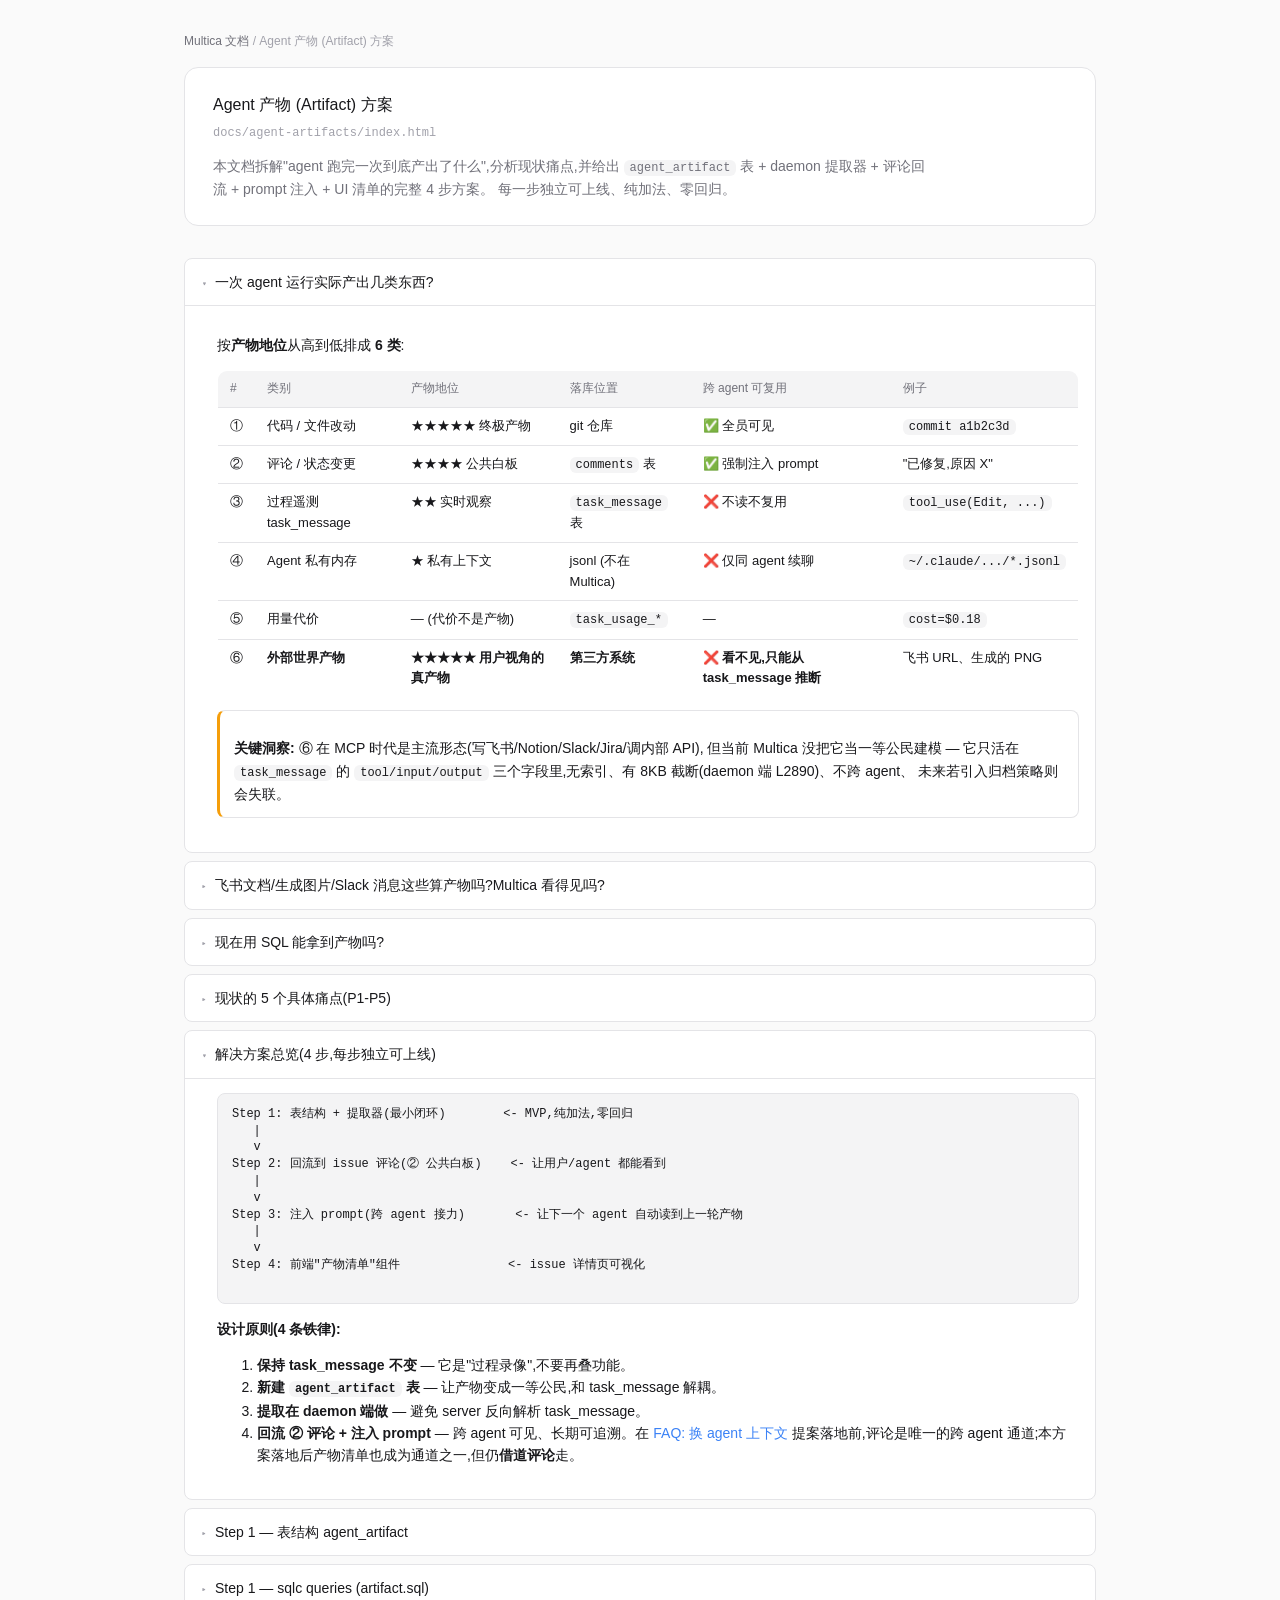
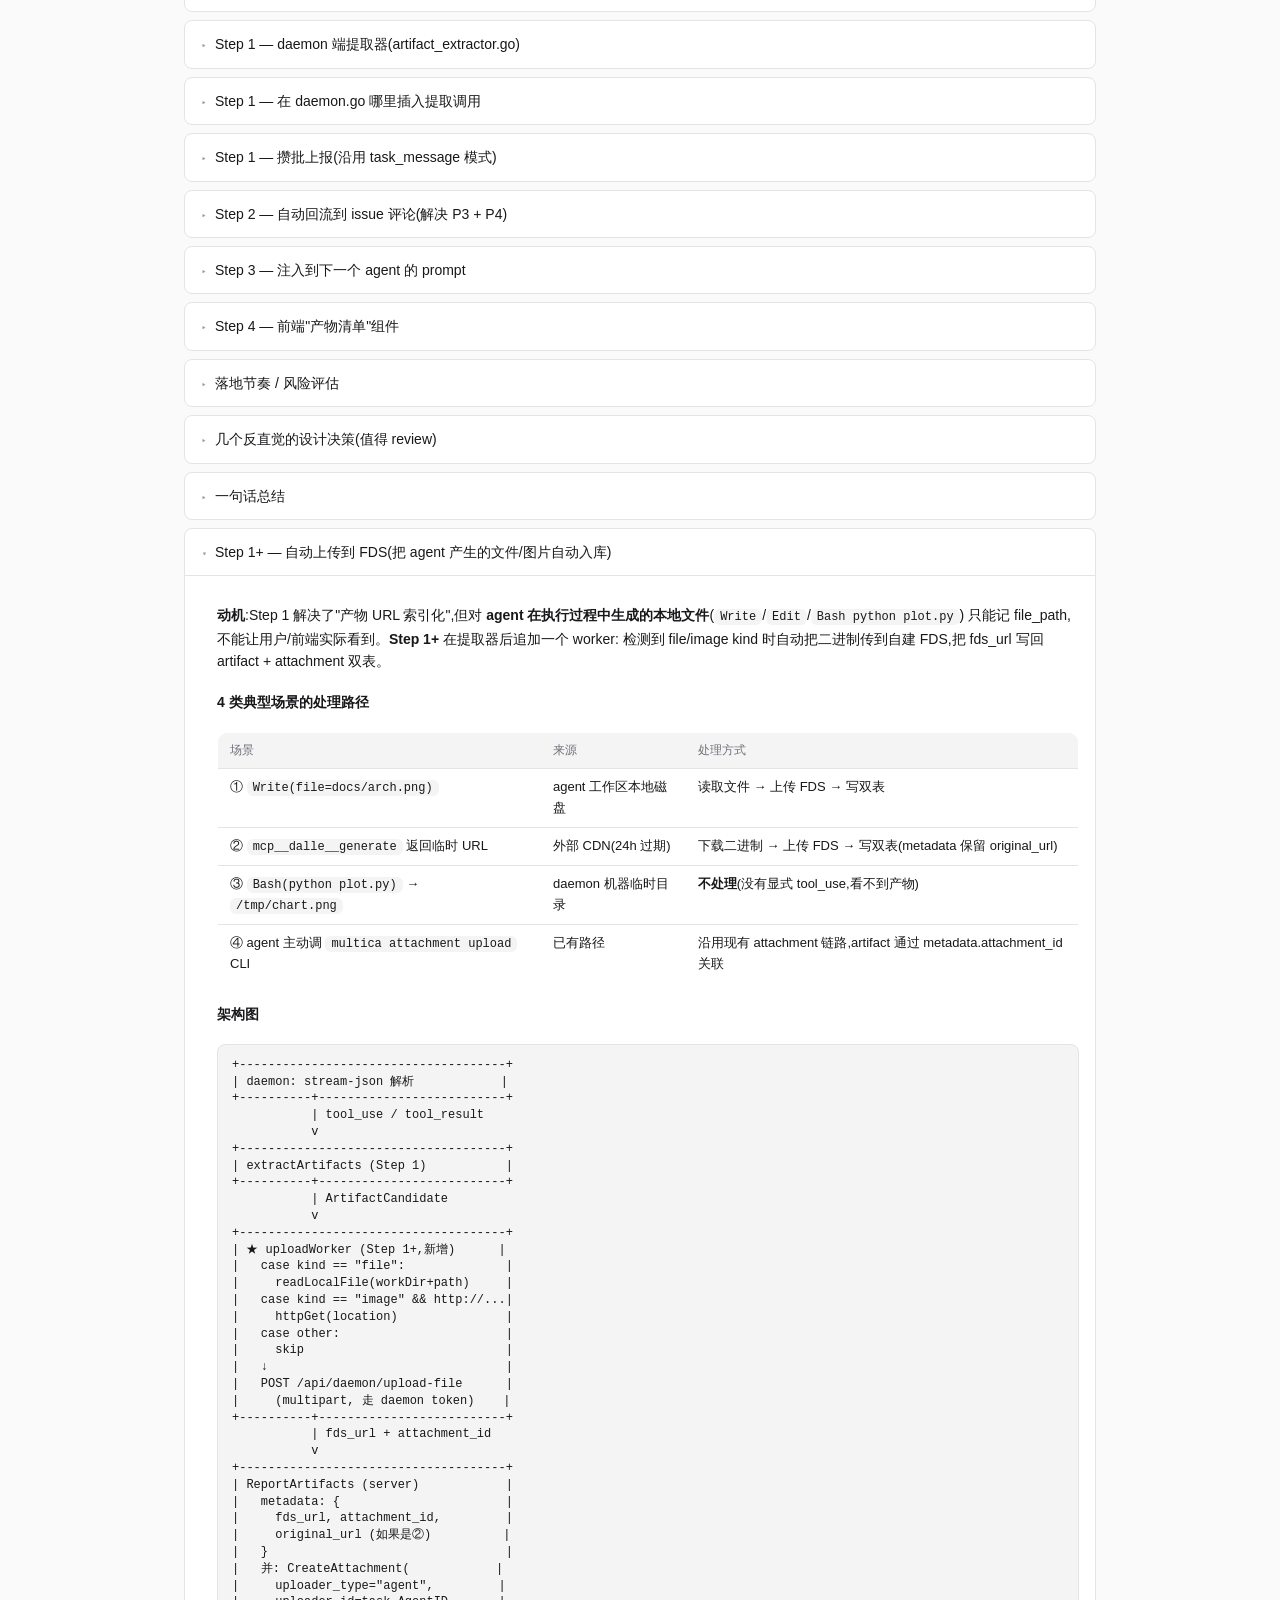
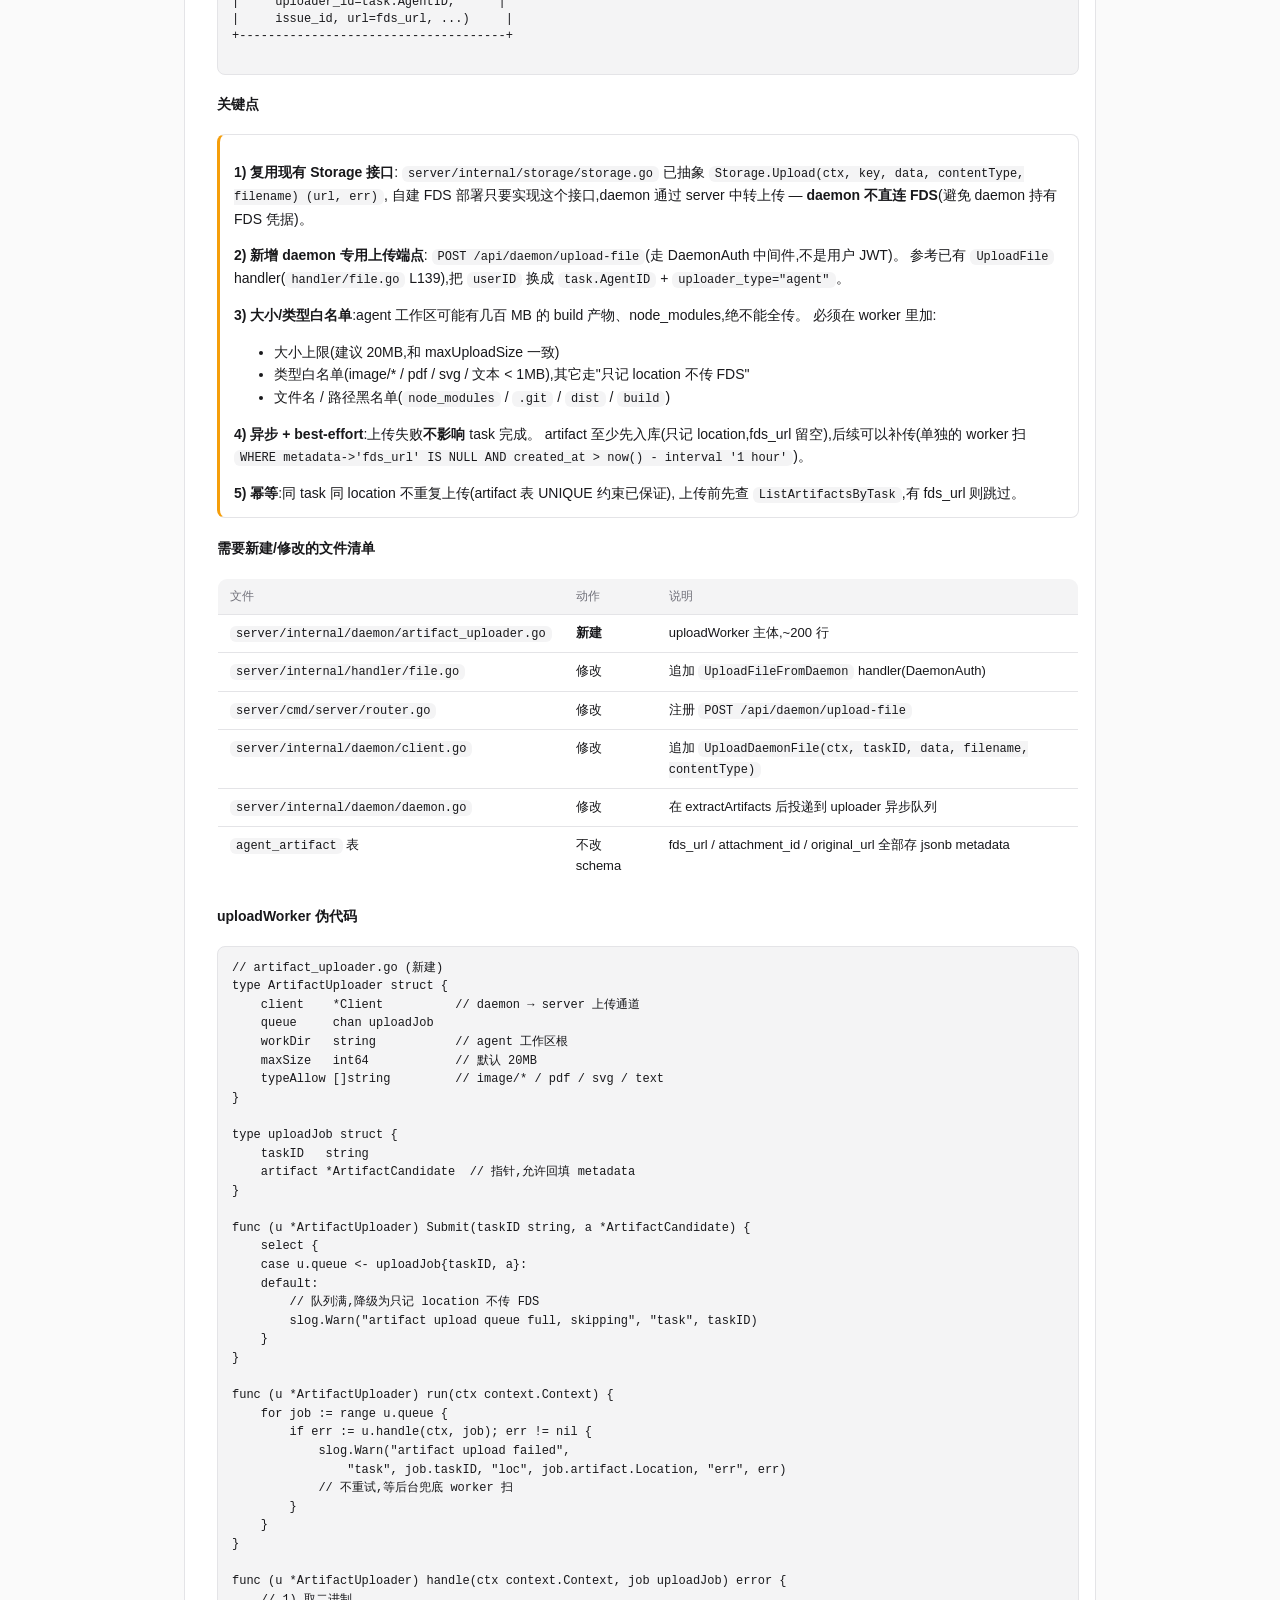
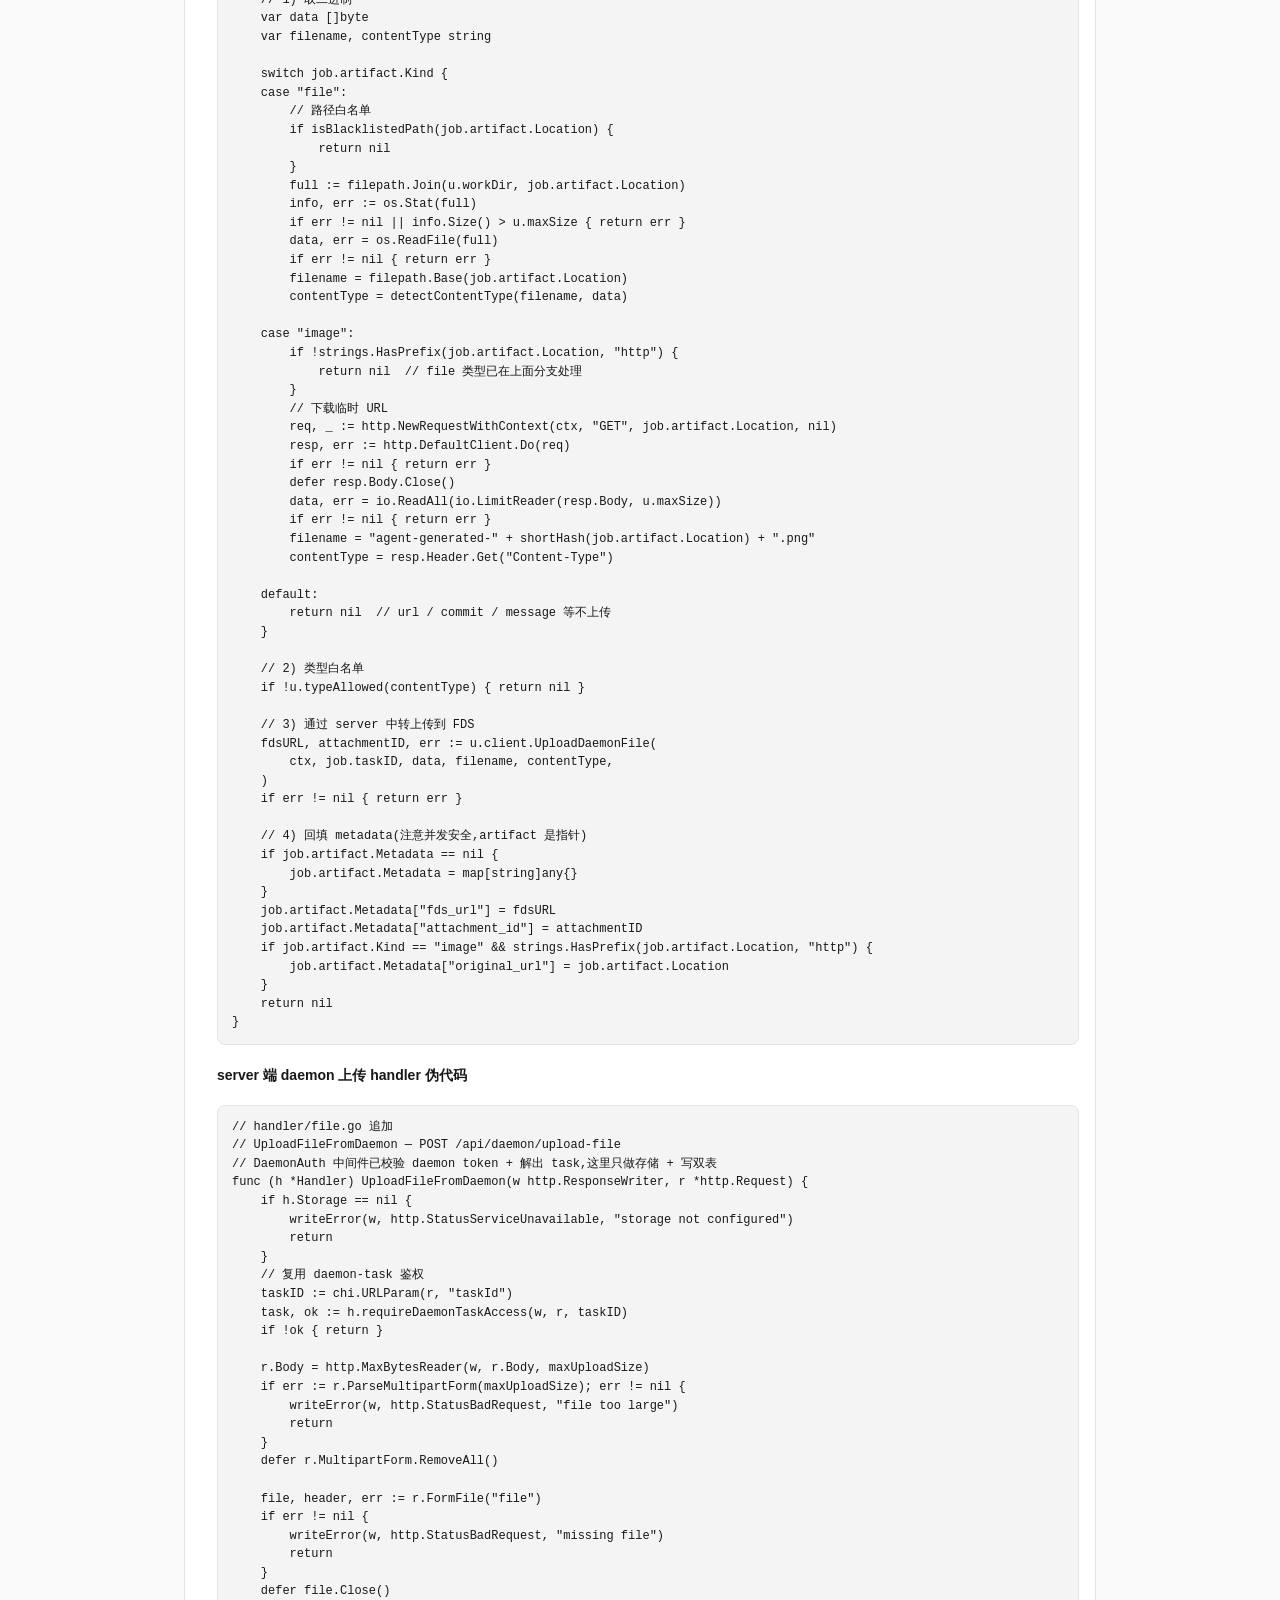
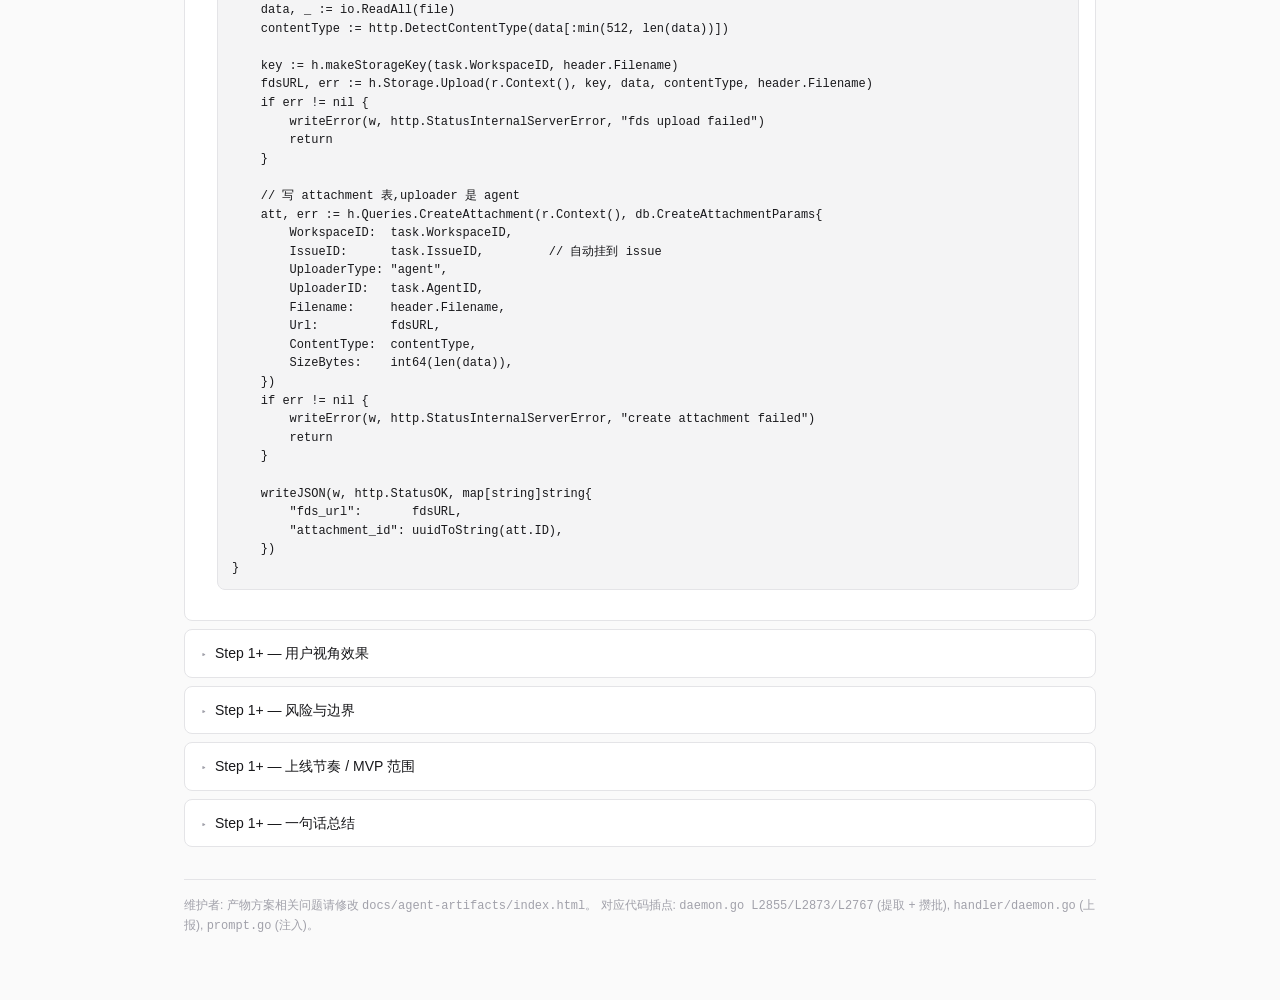
<file: docs/agent-artifacts/index.html>
<!DOCTYPE html>
<html lang="zh-CN">
<head>
<meta charset="UTF-8" />
<meta name="viewport" content="width=device-width, initial-scale=1" />
<title>Multica - Agent 产物 (Artifact) 方案</title>
<link rel="stylesheet" href="../deep-dive/style.css" />
<style>
  .faq-list { display: flex; flex-direction: column; gap: 8px; }
  .faq-item {
    border: 1px solid var(--border);
    background: var(--surface);
    border-radius: var(--radius-md);
    padding: 0;
    overflow: hidden;
  }
  .faq-item summary {
    cursor: pointer;
    list-style: none;
    padding: 12px 16px;
    font-weight: 500;
    font-size: 14px;
    display: flex;
    align-items: flex-start;
    gap: 8px;
    user-select: none;
    color: var(--fg);
  }
  .faq-item summary::-webkit-details-marker { display: none; }
  .faq-item summary::before {
    content: "▸";
    color: var(--fg-subtle);
    font-size: 11px;
    margin-top: 4px;
    flex-shrink: 0;
    transition: transform 0.15s ease;
  }
  .faq-item[open] > summary::before { transform: rotate(90deg); }
  .faq-item summary:hover { background: var(--surface-2); }
  .faq-item[open] > summary { border-bottom: 1px solid var(--border); }
  .faq-item .faq-body { padding: 14px 16px 18px 32px; color: var(--fg); }
  .faq-item .faq-body p:last-child { margin-bottom: 0; }
  .faq-item .faq-body table { margin: 8px 0 12px; font-size: 13px; }
  .ascii { font-family: var(--font-mono); font-size: 12px; line-height: 1.4; white-space: pre; }
</style>
</head>
<body>
<div class="container">

  <div class="breadcrumb">
    <a href="../overview.html">Multica 文档</a> / <span>Agent 产物 (Artifact) 方案</span>
  </div>

  <div class="title-block">
    <h1>Agent 产物 (Artifact) 方案</h1>
    <p class="path">docs/agent-artifacts/index.html</p>
    <p class="lede">本文档拆解"agent 跑完一次到底产出了什么",分析现状痛点,并给出
      <code>agent_artifact</code> 表 + daemon 提取器 + 评论回流 + prompt 注入 + UI 清单的完整 4 步方案。
      每一步独立可上线、纯加法、零回归。</p>
  </div>

  <div class="faq-list">

    <details class="faq-item" open>
      <summary>一次 agent 运行实际产出几类东西?</summary>
      <div class="faq-body">
        <p>按<strong>产物地位</strong>从高到低排成 <strong>6 类</strong>:</p>
        <table>
          <thead>
            <tr><th>#</th><th>类别</th><th>产物地位</th><th>落库位置</th><th>跨 agent 可复用</th><th>例子</th></tr>
          </thead>
          <tbody>
            <tr><td>①</td><td>代码 / 文件改动</td><td>★★★★★ 终极产物</td><td>git 仓库</td><td>✅ 全员可见</td><td><code>commit a1b2c3d</code></td></tr>
            <tr><td>②</td><td>评论 / 状态变更</td><td>★★★★ 公共白板</td><td><code>comments</code> 表</td><td>✅ 强制注入 prompt</td><td>"已修复,原因 X"</td></tr>
            <tr><td>③</td><td>过程遥测 task_message</td><td>★★ 实时观察</td><td><code>task_message</code> 表</td><td>❌ 不读不复用</td><td><code>tool_use(Edit, ...)</code></td></tr>
            <tr><td>④</td><td>Agent 私有内存</td><td>★ 私有上下文</td><td>jsonl (不在 Multica)</td><td>❌ 仅同 agent 续聊</td><td><code>~/.claude/.../*.jsonl</code></td></tr>
            <tr><td>⑤</td><td>用量代价</td><td>— (代价不是产物)</td><td><code>task_usage_*</code></td><td>—</td><td><code>cost=$0.18</code></td></tr>
            <tr><td>⑥</td><td><strong>外部世界产物</strong></td><td><strong>★★★★★ 用户视角的真产物</strong></td><td><strong>第三方系统</strong></td><td><strong>❌ 看不见,只能从 task_message 推断</strong></td><td>飞书 URL、生成的 PNG</td></tr>
          </tbody>
        </table>
        <div class="callout warn">
          <p><strong>关键洞察:</strong> ⑥ 在 MCP 时代是主流形态(写飞书/Notion/Slack/Jira/调内部 API),
          但当前 Multica 没把它当一等公民建模 — 它只活在 <code>task_message</code> 的
          <code>tool/input/output</code> 三个字段里,无索引、有 8KB 截断(daemon 端 L2890)、不跨 agent、
          未来若引入归档策略则会失联。</p>
        </div>
      </div>
    </details>

    <details class="faq-item">
      <summary>飞书文档/生成图片/Slack 消息这些算产物吗?Multica 看得见吗?</summary>
      <div class="faq-body">
        <p><strong>算产物</strong> — 是和 ① 代码 diff 同等地位的"用户视角真产物",但和 ① 有 4 个关键差别:</p>
        <ol>
          <li><strong>看不见产物本身</strong>:Multica 只看见"做这件事的过程"
            (<code>tool_use.input + tool_result.output</code>),真正的飞书文档在飞书服务器上,Multica 永远拉不到。</li>
          <li><strong>不可信</strong>:① git commit 不可篡改,⑥ 飞书 URL 只是 agent 报告它创建过 —
            可能撒谎、可能 24h 后被删。</li>
          <li><strong>图片有特殊变种</strong>:
            <ul>
              <li><code>Write(file=docs/arch.png)</code> 写到工作区 → 归 ① (进 git)</li>
              <li><code>mcp__image_gen</code> 调外部 API 生图 → 归 ⑥ (URL)</li>
              <li><code>/tmp/foo.png</code> 临时文件 → 既不是①也不是⑥ (过程性产物,daemon 退出即丢)</li>
            </ul>
          </li>
          <li><strong>判断标准</strong>:这个东西明天还在不在?在哪里?谁能访问?</li>
        </ol>
        <pre class="ascii">
    Agent (Claude Code) 进程内
    +-----------------------------------+
    | tool_use:                         |
    |   name=mcp__feishu__create_doc    |
    |   input={title, content}          |
    +-------------+---------------------+
                  | MCP 协议
                  v
    +-----------------------------------+
    |  飞书 MCP Server (本地或远程进程)  |  &lt;- Multica 看不到这里
    |  调用飞书 OpenAPI                  |
    +-------------+---------------------+
                  | HTTPS
                  v
          +----------------+
          |  飞书服务器     |  &lt;- 真正的产物存这里
          |  (doc URL)     |
          +-------+--------+
                  | 返回 URL
                  v
    +-----------------------------------+
    | tool_result:                      |
    |   content="https://feishu.cn/..." |
    +-------------+---------------------+
                  | daemon 抓 stream-json
                  v
          task_message 表 (③ 实时观察) — 无索引,归档后失联
        </pre>
        <p>所以 ⑥ 想"持久 + 可追溯",必须借道 ② 评论 — 否则只剩 ③ 这条无索引通道。</p>
        <div class="callout">
          <p><strong>注</strong>:task_message 是<strong>入库</strong>的(handler/daemon.go L1842 <code>CreateTaskMessage</code>),
          关浏览器不会丢数据(刷新会补齐)。但它无索引、不参与续聊、
          未来若引入归档策略则产物链接失联 — 这才是需要新建 artifact 表的真正原因。</p>
        </div>
      </div>
    </details>

    <details class="faq-item">
      <summary>现在用 SQL 能拿到产物吗?</summary>
      <div class="faq-body">
        <p>能,但很糙 — 因为线索散落在 <code>task_message.tool/input/output</code> 里,没有结构化字段。3 个档位:</p>

        <p><strong>档位 A — 人肉看(已能用)</strong></p>
        <p>打开 issue 详情页,AgentLiveCard 实时滚动,能看到:</p>
        <pre><code>🔧 Tool: mcp__feishu__create_doc
   Input: {"title":"Q3 报告", ...}
   Output: {"doc_url":"https://feishu.cn/docs/abc123", ...}</code></pre>

        <p><strong>档位 B — SQL 按 tool 过滤(已能用)</strong></p>
        <pre><code>SELECT seq, tool, input, output
FROM task_message
WHERE task_id = '&lt;task-id&gt;'
  AND type = 'tool_use'
  AND tool LIKE 'mcp__%'
ORDER BY seq;</code></pre>
        <p>常见高价值 tool 名:</p>
        <table>
          <thead><tr><th>产出类型</th><th>tool name 模式</th><th>提取方法</th></tr></thead>
          <tbody>
            <tr><td>写代码到工作区</td><td><code>Write / Edit / MultiEdit</code></td><td><code>input.file_path</code></td></tr>
            <tr><td>跑命令产生副作用</td><td><code>Bash</code></td><td>看 <code>input.command</code> 推断 (git push / gh pr create)</td></tr>
            <tr><td>飞书/Notion/Slack 等 MCP</td><td><code>mcp__&lt;server&gt;__&lt;tool&gt;</code></td><td>tool name 前缀知道目标系统,URL 在 output 里</td></tr>
            <tr><td>Web 抓取/搜索</td><td><code>WebFetch / WebSearch</code></td><td><code>input.url</code></td></tr>
          </tbody>
        </table>

        <p><strong>档位 C — 可信引用(❌ 现在没有)</strong> — 需要新建 <code>agent_artifact</code> 表,见下方方案。</p>
      </div>
    </details>

    <details class="faq-item">
      <summary>现状的 5 个具体痛点(P1-P5)</summary>
      <div class="faq-body">
        <table>
          <thead><tr><th>#</th><th>痛点</th><th>后果</th></tr></thead>
          <tbody>
            <tr><td>P1</td><td><strong>没有索引</strong> — 飞书 URL 散在 <code>task_message.output</code> text 里</td><td>无法做"issue 维度的产物清单"</td></tr>
            <tr><td>P2</td><td><strong>8KB 截断(daemon 端 L2890,server 端无截断)</strong> — <code>output = output[:8192]</code></td><td>长 URL/长 JSON 末尾被切,偶发性丢链接</td></tr>
            <tr><td>P3</td><td><strong>不入续聊上下文</strong> — task_message 不参与 <code>buildIssuePrompt</code></td><td>换 agent 来 review 时看不到上轮飞书文档,跨 agent 协作断层</td></tr>
            <tr><td>P4</td><td><strong>不入 ② 公共白板</strong> — 产物只活在 task_message,未来引入归档策略则失联</td><td>长期可追溯性 = 0</td></tr>
            <tr><td>P5</td><td><strong>格式不统一</strong> — 飞书是 JSON、DALL-E 是 URL、Bash 是文本</td><td>没法写通用展示组件</td></tr>
          </tbody>
        </table>
      </div>
    </details>

    <details class="faq-item" open>
      <summary>解决方案总览(4 步,每步独立可上线)</summary>
      <div class="faq-body">
        <pre class="ascii">
Step 1: 表结构 + 提取器(最小闭环)        &lt;- MVP,纯加法,零回归
   |
   v
Step 2: 回流到 issue 评论(② 公共白板)    &lt;- 让用户/agent 都能看到
   |
   v
Step 3: 注入 prompt(跨 agent 接力)       &lt;- 让下一个 agent 自动读到上一轮产物
   |
   v
Step 4: 前端"产物清单"组件               &lt;- issue 详情页可视化
        </pre>
        <p><strong>设计原则(4 条铁律):</strong></p>
        <ol>
          <li><strong>保持 task_message 不变</strong> — 它是"过程录像",不要再叠功能。</li>
          <li><strong>新建 <code>agent_artifact</code> 表</strong> — 让产物变成一等公民,和 task_message 解耦。</li>
          <li><strong>提取在 daemon 端做</strong> — 避免 server 反向解析 task_message。</li>
          <li><strong>回流 ② 评论 + 注入 prompt</strong> — 跨 agent 可见、长期可追溯。在 <a href="../faq/index.html#cross-agent">FAQ: 换 agent 上下文</a> 提案落地前,评论是唯一的跨 agent 通道;本方案落地后产物清单也成为通道之一,但仍<strong>借道评论</strong>走。</li>
        </ol>
      </div>
    </details>

    <details class="faq-item">
      <summary>Step 1 — 表结构 agent_artifact</summary>
      <div class="faq-body">
        <p>新建 migration(编号请核对最新,写本文档时为 107,落地前请重新核对避免撞车):</p>
        <pre><code>CREATE TABLE agent_artifact (
    id              UUID PRIMARY KEY DEFAULT gen_random_uuid(),
    workspace_id    UUID NOT NULL REFERENCES workspace(id) ON DELETE CASCADE,
    issue_id        UUID NOT NULL REFERENCES issue(id) ON DELETE CASCADE,
    task_id         UUID NOT NULL REFERENCES agent_task_queue(id) ON DELETE CASCADE,
    agent_id        UUID REFERENCES agent(id) ON DELETE SET NULL,

    kind            TEXT NOT NULL,
        -- 'file'    : 工作区内文件 (Write/Edit)
        -- 'url'     : 外部 URL (飞书/Notion/PR 链接)
        -- 'commit'  : git 提交 (hash)
        -- 'image'   : 图片 (URL 或 file,二级标记)
        -- 'message' : 外部消息 (Slack 消息 ID)
        -- 'unknown' : 兜底
    label           TEXT,                -- 人类可读名
    location        TEXT NOT NULL,       -- URL / file path / git hash
    mime_type       TEXT,
    metadata        JSONB,               -- 任意补充

    source_tool     TEXT NOT NULL,       -- 原始 tool name
    source_seq      INT,                 -- 对应 task_message.seq
    source_msg_id   UUID REFERENCES task_message(id) ON DELETE SET NULL,

    created_at      TIMESTAMPTZ NOT NULL DEFAULT now(),

    UNIQUE (task_id, source_tool, location)
);

CREATE INDEX idx_artifact_issue ON agent_artifact (issue_id, created_at DESC);
CREATE INDEX idx_artifact_task ON agent_artifact (task_id);
CREATE INDEX idx_artifact_kind ON agent_artifact (workspace_id, kind, created_at DESC);</code></pre>
        <div class="callout">
          <p><strong>设计要点:</strong></p>
          <ul>
            <li>主键关联到 <code>task_id + issue_id + workspace_id</code> 三层,任意层级可聚合查询</li>
            <li><code>metadata</code> 用 jsonb,接新 MCP 不改 schema</li>
            <li><code>UNIQUE (task_id, source_tool, location)</code> 幂等:同 task 内不重复,跨 task 保留两条(两次独立产出)</li>
            <li>不挂在 task_message 上 — task_message 未来若归档不影响 artifact</li>
            <li><code>kind</code> 用 string 不用枚举 — 接新 MCP 时随时加新 kind,不改 schema</li>
          </ul>
        </div>
      </div>
    </details>

    <details class="faq-item">
      <summary>Step 1 — sqlc queries (artifact.sql)</summary>
      <div class="faq-body">
        <pre><code>-- name: CreateArtifact :one
INSERT INTO agent_artifact (
    workspace_id, issue_id, task_id, agent_id,
    kind, label, location, mime_type, metadata,
    source_tool, source_seq, source_msg_id
) VALUES ($1,$2,$3,$4,$5,$6,$7,$8,$9,$10,$11,$12)
ON CONFLICT (task_id, source_tool, location) DO NOTHING
RETURNING *;

-- name: ListArtifactsByIssue :many
SELECT * FROM agent_artifact
WHERE issue_id = $1
ORDER BY created_at DESC
LIMIT $2 OFFSET $3;

-- name: ListArtifactsByTask :many
SELECT * FROM agent_artifact
WHERE task_id = $1
ORDER BY created_at;

-- name: ListRecentArtifactsForPromptInjection :many
SELECT kind, label, location, source_tool, created_at
FROM agent_artifact
WHERE issue_id = $1
  AND kind &lt;&gt; 'file'
ORDER BY created_at DESC
LIMIT $2;</code></pre>
      </div>
    </details>

    <details class="faq-item">
      <summary>Step 1 — daemon 端提取器(artifact_extractor.go)</summary>
      <div class="faq-body">
        <p>核心是中央分发器 + 按 tool name 路由:</p>
        <pre><code>type ArtifactCandidate struct {
    Kind       string         `json:"kind"`
    Label      string         `json:"label,omitempty"`
    Location   string         `json:"location"`
    MimeType   string         `json:"mime_type,omitempty"`
    Metadata   map[string]any `json:"metadata,omitempty"`
    SourceTool string         `json:"source_tool"`
    SourceSeq  int            `json:"source_seq"`
}

var urlRegex = regexp.MustCompile(`https?://[^\s"'&lt;&gt;)\]]+`)

func extractArtifacts(p toolPair) []ArtifactCandidate {
    if ext, ok := toolExtractors[p.Tool]; ok {
        return ext(p)
    }
    if strings.HasPrefix(p.Tool, "mcp__") {
        return extractFromMCP(p)
    }
    return nil
}

var toolExtractors = map[string]func(toolPair) []ArtifactCandidate{
    "Write":        extractFromFileWrite,
    "Edit":         extractFromFileEdit,
    "MultiEdit":    extractFromFileEdit,
    "NotebookEdit": extractFromFileEdit,
    "Bash":         extractFromBash,
    "WebFetch":     extractFromWebFetch,
}</code></pre>
        <p><strong>4 个具体提取器:</strong></p>
        <ul>
          <li><code>extractFromFileWrite</code>: 读 <code>input.file_path</code>, kind=file</li>
          <li><code>extractFromBash</code>: 白名单 <code>git push/gh pr</code>, regex 抠 commit hash / PR URL(避免噪音)</li>
          <li><code>extractFromWebFetch</code>: 读 <code>input.url</code></li>
          <li><code>extractFromMCP</code>: 通配 <code>mcp__</code> 前缀, 扫 output 里 URL, 图片后缀升级 image kind</li>
        </ul>
        <div class="callout warn">
          <p><strong>关键点 1</strong>:提取器吃<strong>未截断的原始 <code>msg.Output</code></strong> — 在 daemon.go L2890 截断<strong>之前</strong>取一份
            <code>rawOutput := msg.Output</code> 给提取器用,再让原有 8KB 截断和 batch append 走原路径。
            这样既不破坏 task_message 现有行为,又解决 P2。</p>
          <p><strong>关键点 2</strong>:<code>mcp__</code> 双下划线前缀是 Claude Code 专有命名。
            Codex / Cursor / Copilot 的 MCP tool 命名规范可能不同 — <code>extractFromMCP</code> 的判断条件需要按 backend 拆,
            这属于 Step 1 落地时的"中风险"项。</p>
        </div>
      </div>
    </details>

    <details class="faq-item">
      <summary>Step 1 — 在 daemon.go 哪里插入提取调用</summary>
      <div class="faq-body">
        <p>修改 <code>daemon.go</code> 的 <code>case agent.MessageToolResult:</code> 分支(L2873,
          truncation 在 L2890),伪代码:</p>
        <pre><code>case agent.MessageToolResult:
    // ... 维护 inFlightTools (现有逻辑) ...

    s := seq.Add(1)
    rawOutput := msg.Output  // ★ 截断前保留原文

    output := msg.Output
    if len(output) > 8192 {
        output = output[:8192]    // 给 task_message 用(不变)
    }

    // ... 现有逻辑:callIDToTool 查找、batch append TaskMessageData ...

    // 新增:提取产物(用 rawOutput)
    mu.Lock()
    inputForArtifact := callIDToInput[msg.CallID]  // ★ 需在 tool_use 分支记录
    mu.Unlock()

    if candidates := extractArtifacts(toolPair{
        Tool:   toolName,
        Input:  inputForArtifact,
        Output: rawOutput,     // 未截断
        Seq:    int(s),
    }); len(candidates) > 0 {
        mu.Lock()
        artifactBatch = append(artifactBatch, candidates...)
        mu.Unlock()
    }</code></pre>
        <div class="callout">
          <p><strong>额外改动</strong>:在 <code>case agent.MessageToolUse:</code> (L2855) 需同时记录
            <code>callIDToInput[msg.CallID] = msg.Input</code> — 因为 tool_use 和 tool_result 分开两条消息,
            提取时要把 input 和 output 配对。注意 pending text/thinking 的 flush 顺序不变,
            保证 seq 先于 tool_result 入 batch。</p>
        </div>
      </div>
    </details>

    <details class="faq-item">
      <summary>Step 1 — 攒批上报(沿用 task_message 模式)</summary>
      <div class="faq-body">
        <p>在 daemon.go L2767 的 <code>flush()</code> 函数里,和 task_message 共享 500ms tick:</p>
        <pre><code>flush := func() {
    // 现有:flush task_message
    if len(toSend) > 0 {
        d.client.ReportTaskMessages(sendCtx, taskID, toSend)
    }
    // 新增:flush artifacts (同 5s 超时、同 best-effort 语义)
    if len(artifactsToSend) > 0 {
        d.client.ReportArtifacts(sendCtx, taskID, artifactsToSend)
    }
}</code></pre>
        <p>对应新增:</p>
        <ul>
          <li><code>client.go</code>: <code>ReportArtifacts</code>(POST <code>/api/daemon/tasks/{taskId}/artifacts</code>)</li>
          <li><code>handler/daemon.go</code>: <code>ReportArtifacts</code> handler(DaemonAuth + <code>requireDaemonTaskAccess</code>)</li>
        </ul>
        <p><strong>Step 1 走完 → P1 (无索引) + P2 (截断) 解决。</strong></p>
      </div>
    </details>

    <details class="faq-item">
      <summary>Step 2 — 自动回流到 issue 评论(解决 P3 + P4)</summary>
      <div class="faq-body">
        <p>任务完成时,server 端 <code>CompleteTask</code> 写评论前查一次
          <code>ListArtifactsByTask</code>,把清单拼进评论 body:</p>
        <pre><code>**这次任务的产物:**
- 📄 [Q3 飞书报告](https://feishu.cn/docs/abc123) (飞书)
- 🖼️ [生成图](https://oai.../foo.png) (图片)
- 📄 `src/auth.go` (文件)
- 🔗 [PR #42](https://github.com/.../pull/42) (GitHub)</code></pre>
        <p><strong>效果</strong>:产物从 ⑥ 升级到 ② (公共白板),未来归档 task_message 也不丢、跨 agent 必读 —
          因为 <code>buildIssuePrompt</code> 本来就强制注入 comments。</p>
        <div class="callout">
          <p><strong>幂等策略</strong>:仅在 server 端自动合成评论那条路径(agent 的 <code>result.output</code> 兜底)里追加产物清单;
            如果 agent 已主动发了包含相关 URL 的评论,则不重复贴。
            判断方法:查 comments 表最近一条是否已包含 artifact location,有则跳过。</p>
        </div>
      </div>
    </details>

    <details class="faq-item">
      <summary>Step 3 — 注入到下一个 agent 的 prompt</summary>
      <div class="faq-body">
        <p>改造 <code>prompt.go</code> 的 <code>buildIssuePrompt</code>:</p>
        <pre><code>artifacts, _ := queries.ListRecentArtifactsForPromptInjection(ctx, issueID, 20)

if len(artifacts) > 0 {
    sb.WriteString("\n## Previous artifacts (from earlier agent runs)\n")
    sb.WriteString("Reference by URL/path; do not regenerate:\n\n")
    for _, a := range artifacts {
        fmt.Fprintf(&amp;sb, "- [%s] %s - %s\n", a.Kind, a.Label, a.Location)
    }
}</code></pre>
        <p><strong>效果</strong>:换 agent 接手时自动看到上轮飞书文档、图片、PR 链接。
          需注意 token 消耗,必要时按 kind 过滤或截断到 N 条。</p>
      </div>
    </details>

    <details class="faq-item">
      <summary>Step 4 — 前端"产物清单"组件</summary>
      <div class="faq-body">
        <p><strong>后端</strong>: <code>GET /api/issues/{id}/artifacts</code>,按 kind 分组返回。</p>
        <p><strong>前端</strong>: <code>packages/views/issues/components/IssueArtifacts.tsx</code>,
          挂在 issue 详情页右侧栏:</p>
        <pre class="ascii">
🔗 链接 (3)
   - Q3 飞书报告
   - Notion 设计稿
   - GitHub PR #42

🖼️ 图片 (1)
   - [缩略图]

📄 文件 (5)
   - src/auth.go
   - ...

📦 提交 (2)
   - a1b2c3d
   - e4f5g6h
        </pre>
        <p>每条产物点击:</p>
        <ul>
          <li><code>kind=url/image</code> → 新窗口打开</li>
          <li><code>kind=file</code> → 跳到工作区文件视图</li>
          <li><code>kind=commit</code> → 跳到 git diff 视图</li>
          <li>旁边的过程图标 → 跳到 <code>task_message.seq</code> 对应录像帧</li>
        </ul>
        <p><strong>P5 解决</strong>:统一的 kind 字段让前端写通用渲染逻辑。</p>
      </div>
    </details>

    <details class="faq-item">
      <summary>落地节奏 / 风险评估</summary>
      <div class="faq-body">
        <table>
          <thead>
            <tr><th>阶段</th><th>范围</th><th>价值</th><th>风险</th></tr>
          </thead>
          <tbody>
            <tr><td><strong>MVP (Step 1)</strong></td><td>表 + 提取器 + 上报</td><td>SQL 已能查任意 issue 产物,不动现有逻辑</td><td>低 (纯加法)</td></tr>
            <tr><td>闭环 (+Step 2)</td><td>评论拼接</td><td>产物长期可追溯</td><td>低 (注意幂等:agent 已评论时不重复贴)</td></tr>
            <tr><td>跨 agent (+Step 3)</td><td>prompt 注入</td><td>多 agent 协作打通</td><td>中 (prompt 长度/token 消耗需观察)</td></tr>
            <tr><td>可视化 (+Step 4)</td><td>UI</td><td>用户体验提升</td><td>低 (独立组件)</td></tr>
          </tbody>
        </table>
        <div class="callout warn">
          <p><strong>Step 1 中风险项:</strong><code>mcp__</code> 前缀是 Claude Code 专有。
            Codex / Cursor / Copilot 等 backend 的 MCP tool 命名规范不一定相同
            (详见 <a href="../faq/index.html#agent-protocol">FAQ: Agent 集成层</a>)。
            落地时 <code>extractFromMCP</code> 的前缀判断需按 backend 拆分或查实际命名。</p>
        </div>
        <div class="callout">
          <p><strong>MVP 工作量:</strong></p>
          <ul>
            <li>1 个 migration</li>
            <li>1 个 sqlc query 文件</li>
            <li>1 个 daemon 提取器 (~150 行)</li>
            <li>1 个 server handler</li>
            <li><code>daemon.go</code> 在 L2855/L2873/L2767 三处插桩</li>
          </ul>
          <p>即可让"产物"成为系统的一等公民,无回归风险。</p>
        </div>
      </div>
    </details>

    <details class="faq-item">
      <summary>几个反直觉的设计决策(值得 review)</summary>
      <div class="faq-body">
        <ol>
          <li><strong>为什么不在 server 端解析 task_message 来生成 artifact?</strong>
            <br>跨节点、需要事务、性能差;daemon 端解析就近、便宜、不影响 server。</li>
          <li><strong>为什么 <code>kind</code> 用 string 而不是枚举?</strong>
            <br>接新 MCP 时随时加新 kind,不改 schema。</li>
          <li><strong><code>UNIQUE (task_id, source_tool, location)</code> 会不会太严?</strong>
            <br>不会。同 task 同 tool 写同一 URL 是"幂等同事件";
            <strong>跨 task</strong> 同 issue 写同一 URL <strong>应该</strong>保留两条 — 那是两次独立产出。</li>
          <li><strong>要不要把 Bash 的 stdout 全部 URL 提取?</strong>
            <br>不要。Bash 噪音大,必须靠 <code>command</code> 白名单 (<code>git push</code> / <code>gh pr</code>),否则污染产物表。</li>
          <li><strong>外部产物为什么必须借道评论(Step 2)?</strong>
            <br><code>buildIssuePrompt</code> 强制注入 comments — 这是跨 agent 唯一保底通道。
            单纯写 artifact 表只解决"能查",没解决"下一个 agent 必读"。</li>
        </ol>
      </div>
    </details>

    <details class="faq-item">
      <summary>一句话总结</summary>
      <div class="faq-body">
        <div class="callout">
          <p><strong>现状</strong>:6 类产物中,⑥ (外部副作用) 只活在 <code>task_message</code> 的
            <code>tool/input/output</code> 三个字段里 — 无索引、有 8KB 截断(daemon 端)、不跨 agent、未来若归档则失联。</p>
          <p><strong>方案</strong>:<code>agent_artifact</code> 表 + daemon 端 <code>extractArtifacts</code> 提取器
            + 自动回流评论 + 注入下一轮 prompt + 前端清单组件 — <strong>4 步独立可上线,每一步纯加法、零回归</strong>。</p>
          <p><strong>MVP (Step 1)</strong>:1 个 migration + 1 个 sqlc query + 1 个 提取器 + 1 个 handler,
            即可让"产物"成为系统一等公民。</p>
        </div>
      </div>
    </details>

    <details class="faq-item" open>
      <summary>Step 1+ — 自动上传到 FDS(把 agent 产生的文件/图片自动入库)</summary>
      <div class="faq-body">
        <p><strong>动机</strong>:Step 1 解决了"产物 URL 索引化",但对 <strong>agent 在执行过程中生成的本地文件</strong>(<code>Write</code>/<code>Edit</code>/<code>Bash python plot.py</code>)
          只能记 file_path,不能让用户/前端实际看到。<strong>Step 1+</strong> 在提取器后追加一个 worker:
          检测到 file/image kind 时自动把二进制传到自建 FDS,把 fds_url 写回 artifact + attachment 双表。</p>

        <h4>4 类典型场景的处理路径</h4>
        <table>
          <thead>
            <tr><th>场景</th><th>来源</th><th>处理方式</th></tr>
          </thead>
          <tbody>
            <tr><td>① <code>Write(file=docs/arch.png)</code></td><td>agent 工作区本地磁盘</td><td>读取文件 → 上传 FDS → 写双表</td></tr>
            <tr><td>② <code>mcp__dalle__generate</code> 返回临时 URL</td><td>外部 CDN(24h 过期)</td><td>下载二进制 → 上传 FDS → 写双表(metadata 保留 original_url)</td></tr>
            <tr><td>③ <code>Bash(python plot.py)</code> → <code>/tmp/chart.png</code></td><td>daemon 机器临时目录</td><td><strong>不处理</strong>(没有显式 tool_use,看不到产物)</td></tr>
            <tr><td>④ agent 主动调 <code>multica attachment upload</code> CLI</td><td>已有路径</td><td>沿用现有 attachment 链路,artifact 通过 metadata.attachment_id 关联</td></tr>
          </tbody>
        </table>

        <h4>架构图</h4>
        <pre class="ascii">
+-------------------------------------+
| daemon: stream-json 解析            |
+----------+--------------------------+
           | tool_use / tool_result
           v
+-------------------------------------+
| extractArtifacts (Step 1)           |
+----------+--------------------------+
           | ArtifactCandidate
           v
+-------------------------------------+
| ★ uploadWorker (Step 1+,新增)      |
|   case kind == "file":              |
|     readLocalFile(workDir+path)     |
|   case kind == "image" && http://...|
|     httpGet(location)               |
|   case other:                       |
|     skip                            |
|   ↓                                 |
|   POST /api/daemon/upload-file      |
|     (multipart, 走 daemon token)    |
+----------+--------------------------+
           | fds_url + attachment_id
           v
+-------------------------------------+
| ReportArtifacts (server)            |
|   metadata: {                       |
|     fds_url, attachment_id,         |
|     original_url (如果是②)          |
|   }                                 |
|   并: CreateAttachment(            |
|     uploader_type="agent",         |
|     uploader_id=task.AgentID,      |
|     issue_id, url=fds_url, ...)     |
+-------------------------------------+
        </pre>

        <h4>关键点</h4>
        <div class="callout warn">
          <p><strong>1) 复用现有 Storage 接口</strong>:
            <code>server/internal/storage/storage.go</code> 已抽象 <code>Storage.Upload(ctx, key, data, contentType, filename) (url, err)</code>,
            自建 FDS 部署只要实现这个接口,daemon 通过 server 中转上传 — <strong>daemon 不直连 FDS</strong>(避免 daemon 持有 FDS 凭据)。</p>

          <p><strong>2) 新增 daemon 专用上传端点</strong>:
            <code>POST /api/daemon/upload-file</code>(走 DaemonAuth 中间件,不是用户 JWT)。
            参考已有 <code>UploadFile</code> handler(<code>handler/file.go</code> L139),把 <code>userID</code> 换成 <code>task.AgentID</code> +
            <code>uploader_type="agent"</code>。</p>

          <p><strong>3) 大小/类型白名单</strong>:agent 工作区可能有几百 MB 的 build 产物、node_modules,绝不能全传。
            必须在 worker 里加:
            <ul>
              <li>大小上限(建议 20MB,和 maxUploadSize 一致)</li>
              <li>类型白名单(image/* / pdf / svg / 文本 < 1MB),其它走"只记 location 不传 FDS"</li>
              <li>文件名 / 路径黑名单(<code>node_modules</code> / <code>.git</code> / <code>dist</code> / <code>build</code>)</li>
            </ul>
          </p>

          <p><strong>4) 异步 + best-effort</strong>:上传失败<strong>不影响</strong> task 完成。
            artifact 至少先入库(只记 location,fds_url 留空),后续可以补传(单独的 worker 扫
            <code>WHERE metadata-&gt;'fds_url' IS NULL AND created_at &gt; now() - interval '1 hour'</code>)。</p>

          <p><strong>5) 幂等</strong>:同 task 同 location 不重复上传(artifact 表 UNIQUE 约束已保证),
            上传前先查 <code>ListArtifactsByTask</code>,有 fds_url 则跳过。</p>
        </div>

        <h4>需要新建/修改的文件清单</h4>
        <table>
          <thead><tr><th>文件</th><th>动作</th><th>说明</th></tr></thead>
          <tbody>
            <tr><td><code>server/internal/daemon/artifact_uploader.go</code></td><td><strong>新建</strong></td><td>uploadWorker 主体,~200 行</td></tr>
            <tr><td><code>server/internal/handler/file.go</code></td><td>修改</td><td>追加 <code>UploadFileFromDaemon</code> handler(DaemonAuth)</td></tr>
            <tr><td><code>server/cmd/server/router.go</code></td><td>修改</td><td>注册 <code>POST /api/daemon/upload-file</code></td></tr>
            <tr><td><code>server/internal/daemon/client.go</code></td><td>修改</td><td>追加 <code>UploadDaemonFile(ctx, taskID, data, filename, contentType)</code></td></tr>
            <tr><td><code>server/internal/daemon/daemon.go</code></td><td>修改</td><td>在 extractArtifacts 后投递到 uploader 异步队列</td></tr>
            <tr><td><code>agent_artifact</code> 表</td><td>不改 schema</td><td>fds_url / attachment_id / original_url 全部存 jsonb metadata</td></tr>
          </tbody>
        </table>

        <h4>uploadWorker 伪代码</h4>
        <pre><code>// artifact_uploader.go (新建)
type ArtifactUploader struct {
    client    *Client          // daemon → server 上传通道
    queue     chan uploadJob
    workDir   string           // agent 工作区根
    maxSize   int64            // 默认 20MB
    typeAllow []string         // image/* / pdf / svg / text
}

type uploadJob struct {
    taskID   string
    artifact *ArtifactCandidate  // 指针,允许回填 metadata
}

func (u *ArtifactUploader) Submit(taskID string, a *ArtifactCandidate) {
    select {
    case u.queue &lt;- uploadJob{taskID, a}:
    default:
        // 队列满,降级为只记 location 不传 FDS
        slog.Warn("artifact upload queue full, skipping", "task", taskID)
    }
}

func (u *ArtifactUploader) run(ctx context.Context) {
    for job := range u.queue {
        if err := u.handle(ctx, job); err != nil {
            slog.Warn("artifact upload failed",
                "task", job.taskID, "loc", job.artifact.Location, "err", err)
            // 不重试,等后台兜底 worker 扫
        }
    }
}

func (u *ArtifactUploader) handle(ctx context.Context, job uploadJob) error {
    // 1) 取二进制
    var data []byte
    var filename, contentType string

    switch job.artifact.Kind {
    case "file":
        // 路径白名单
        if isBlacklistedPath(job.artifact.Location) {
            return nil
        }
        full := filepath.Join(u.workDir, job.artifact.Location)
        info, err := os.Stat(full)
        if err != nil || info.Size() &gt; u.maxSize { return err }
        data, err = os.ReadFile(full)
        if err != nil { return err }
        filename = filepath.Base(job.artifact.Location)
        contentType = detectContentType(filename, data)

    case "image":
        if !strings.HasPrefix(job.artifact.Location, "http") {
            return nil  // file 类型已在上面分支处理
        }
        // 下载临时 URL
        req, _ := http.NewRequestWithContext(ctx, "GET", job.artifact.Location, nil)
        resp, err := http.DefaultClient.Do(req)
        if err != nil { return err }
        defer resp.Body.Close()
        data, err = io.ReadAll(io.LimitReader(resp.Body, u.maxSize))
        if err != nil { return err }
        filename = "agent-generated-" + shortHash(job.artifact.Location) + ".png"
        contentType = resp.Header.Get("Content-Type")

    default:
        return nil  // url / commit / message 等不上传
    }

    // 2) 类型白名单
    if !u.typeAllowed(contentType) { return nil }

    // 3) 通过 server 中转上传到 FDS
    fdsURL, attachmentID, err := u.client.UploadDaemonFile(
        ctx, job.taskID, data, filename, contentType,
    )
    if err != nil { return err }

    // 4) 回填 metadata(注意并发安全,artifact 是指针)
    if job.artifact.Metadata == nil {
        job.artifact.Metadata = map[string]any{}
    }
    job.artifact.Metadata["fds_url"] = fdsURL
    job.artifact.Metadata["attachment_id"] = attachmentID
    if job.artifact.Kind == "image" &amp;&amp; strings.HasPrefix(job.artifact.Location, "http") {
        job.artifact.Metadata["original_url"] = job.artifact.Location
    }
    return nil
}</code></pre>

        <h4>server 端 daemon 上传 handler 伪代码</h4>
        <pre><code>// handler/file.go 追加
// UploadFileFromDaemon — POST /api/daemon/upload-file
// DaemonAuth 中间件已校验 daemon token + 解出 task,这里只做存储 + 写双表
func (h *Handler) UploadFileFromDaemon(w http.ResponseWriter, r *http.Request) {
    if h.Storage == nil {
        writeError(w, http.StatusServiceUnavailable, "storage not configured")
        return
    }
    // 复用 daemon-task 鉴权
    taskID := chi.URLParam(r, "taskId")
    task, ok := h.requireDaemonTaskAccess(w, r, taskID)
    if !ok { return }

    r.Body = http.MaxBytesReader(w, r.Body, maxUploadSize)
    if err := r.ParseMultipartForm(maxUploadSize); err != nil {
        writeError(w, http.StatusBadRequest, "file too large")
        return
    }
    defer r.MultipartForm.RemoveAll()

    file, header, err := r.FormFile("file")
    if err != nil {
        writeError(w, http.StatusBadRequest, "missing file")
        return
    }
    defer file.Close()
    data, _ := io.ReadAll(file)
    contentType := http.DetectContentType(data[:min(512, len(data))])

    key := h.makeStorageKey(task.WorkspaceID, header.Filename)
    fdsURL, err := h.Storage.Upload(r.Context(), key, data, contentType, header.Filename)
    if err != nil {
        writeError(w, http.StatusInternalServerError, "fds upload failed")
        return
    }

    // 写 attachment 表,uploader 是 agent
    att, err := h.Queries.CreateAttachment(r.Context(), db.CreateAttachmentParams{
        WorkspaceID:  task.WorkspaceID,
        IssueID:      task.IssueID,         // 自动挂到 issue
        UploaderType: "agent",
        UploaderID:   task.AgentID,
        Filename:     header.Filename,
        Url:          fdsURL,
        ContentType:  contentType,
        SizeBytes:    int64(len(data)),
    })
    if err != nil {
        writeError(w, http.StatusInternalServerError, "create attachment failed")
        return
    }

    writeJSON(w, http.StatusOK, map[string]string{
        "fds_url":       fdsURL,
        "attachment_id": uuidToString(att.ID),
    })
}</code></pre>
      </div>
    </details>

    <details class="faq-item">
      <summary>Step 1+ — 用户视角效果</summary>
      <div class="faq-body">
        <p>方案落地后,issue 详情页会同时出现两种入口:</p>
        <ol>
          <li><strong>评论里直接看图</strong>(走 attachment 路径,FDS URL 渲染)
            <pre><code>**这次任务的产物:**
- 🖼️ ![architecture diagram](https://fds.yourcompany.com/.../arch.png)
- 📄 [Q3 飞书报告](https://feishu.cn/docs/abc123)
- 📦 commit a1b2c3d</code></pre>
          </li>
          <li><strong>右侧"产物清单"分组</strong>(走 artifact 路径,kind 分组)
            <ul>
              <li>🖼️ 图片(2):点开 lightbox 预览(走 attachment 已有的 lightbox 组件)</li>
              <li>🔗 链接(3):新窗口打开外部 URL(飞书/Notion/PR)</li>
              <li>📦 提交(1):跳 git diff</li>
            </ul>
          </li>
        </ol>
        <p><strong>跨 agent 接力</strong>:下一个 agent 通过 buildIssuePrompt 注入,
          看到的是 fds_url(图片可直接下载查看)+ 外部 URL(飞书等只能引用),不会丢失任何上下文。</p>
      </div>
    </details>

    <details class="faq-item">
      <summary>Step 1+ — 风险与边界</summary>
      <div class="faq-body">
        <table>
          <thead>
            <tr><th>风险</th><th>缓解</th></tr>
          </thead>
          <tbody>
            <tr><td><strong>R1 工作区大文件全量上传</strong>:Write 了一个 500MB 的二进制</td><td>大小白名单(20MB)+ 类型白名单 + 路径黑名单(node_modules / dist / .git)</td></tr>
            <tr><td><strong>R2 daemon 网络/磁盘抖动</strong>:上传超时、读文件失败</td><td>异步 worker + 不阻塞 task 完成 + 后台兜底 worker(扫 fds_url IS NULL)</td></tr>
            <tr><td><strong>R3 agent 写敏感文件</strong>:.env / id_rsa / 密钥文件被自动上传</td><td>路径黑名单 + redact 模式扩展(已有 redact 框架可复用)</td></tr>
            <tr><td><strong>R4 临时 URL 已过期</strong>:DALL-E 24h 后下载失败</td><td>worker 在产物提取后立即触发(秒级延迟),失败也只是降级为"只有原始 URL"</td></tr>
            <tr><td><strong>R5 FDS 配额/限流</strong>:大量并发任务打爆 FDS</td><td>uploader 内 channel 容量限制 + token bucket 限速;队列满则降级</td></tr>
            <tr><td><strong>R6 attachment 表暴增</strong>:每个 task 几十张图</td><td>定期清理 cron(可选):每天扫 7 天前未被 comment 引用的 agent attachment,删 FDS + 删表</td></tr>
            <tr><td><strong>R7 daemon 持有 FDS 凭据风险</strong></td><td><strong>不让 daemon 直连 FDS</strong>;走 server 中转(<code>POST /api/daemon/upload-file</code>),server 已有 FDS 凭据</td></tr>
          </tbody>
        </table>
      </div>
    </details>

    <details class="faq-item">
      <summary>Step 1+ — 上线节奏 / MVP 范围</summary>
      <div class="faq-body">
        <table>
          <thead>
            <tr><th>子阶段</th><th>范围</th><th>价值</th></tr>
          </thead>
          <tbody>
            <tr><td><strong>1+a (MVP)</strong></td><td>仅处理 <code>kind=file</code> 且后缀为 <code>image/*</code> 的场景<br>(Write 了 png/jpg 自动传 FDS)</td><td>覆盖 80% 高频场景:agent 截图、生成的架构图、matplotlib 图表</td></tr>
            <tr><td>1+b</td><td>扩展到 pdf / svg / 文本</td><td>支持生成报告类产物</td></tr>
            <tr><td>1+c</td><td>处理 <code>kind=image</code> 外部 URL 下载(MCP 生图)</td><td>归档 DALL-E 等临时 URL,防止 24h 过期</td></tr>
            <tr><td>1+d</td><td>后台兜底 worker(补传 fds_url IS NULL 的产物)</td><td>容错保底</td></tr>
          </tbody>
        </table>
        <div class="callout">
          <p><strong>1+a MVP 估算:</strong></p>
          <ul>
            <li>1 个新文件 <code>artifact_uploader.go</code>(~200 行)</li>
            <li>1 个新 handler <code>UploadFileFromDaemon</code>(~80 行,大量复用 <code>UploadFile</code>)</li>
            <li>1 处路由注册</li>
            <li>1 个 <code>client.go</code> 新方法 <code>UploadDaemonFile</code></li>
            <li>3 处 <code>daemon.go</code> 接线(初始化 uploader / 投递 / shutdown)</li>
          </ul>
          <p>核心代码量 ~400 行,与 Step 1(MVP)同时上线最经济 — 用户第一次看到 artifact 清单时就有图片,
            不会经历"先有清单但点不开图"的尴尬过渡期。</p>
        </div>
      </div>
    </details>

    <details class="faq-item">
      <summary>Step 1+ — 一句话总结</summary>
      <div class="faq-body">
        <div class="callout">
          <p><strong>方案</strong>:在 Step 1 提取器之后追加 <code>artifact_uploader</code> 异步 worker —
            file 类读本地,image 类 URL 下载二进制,经 <code>POST /api/daemon/upload-file</code>(daemon token)
            中转到自建 FDS,fds_url 同步写入 <code>attachment</code> 表 + 回填 <code>artifact.metadata</code>。</p>
          <p><strong>核心设计点</strong>:
            (1) daemon 不持有 FDS 凭据 — 走 server 中转;
            (2) 复用现有 <code>storage.Storage</code> 抽象 + <code>UploadFile</code> 主体逻辑;
            (3) 大小/类型/路径三重白黑名单防止全量上传;
            (4) 异步 + best-effort + 后台兜底,不阻塞 task 完成。</p>
          <p><strong>1+a MVP 工作量 ~400 行</strong>,建议<strong>和 Step 1 同时上线</strong>。</p>
        </div>
      </div>
    </details>

  </div>

  <footer>
    维护者: 产物方案相关问题请修改 <code>docs/agent-artifacts/index.html</code>。
    对应代码插点: <code>daemon.go L2855/L2873/L2767</code> (提取 + 攒批),
    <code>handler/daemon.go</code> (上报), <code>prompt.go</code> (注入)。
  </footer>

</div>
</body>
</html>
</file>
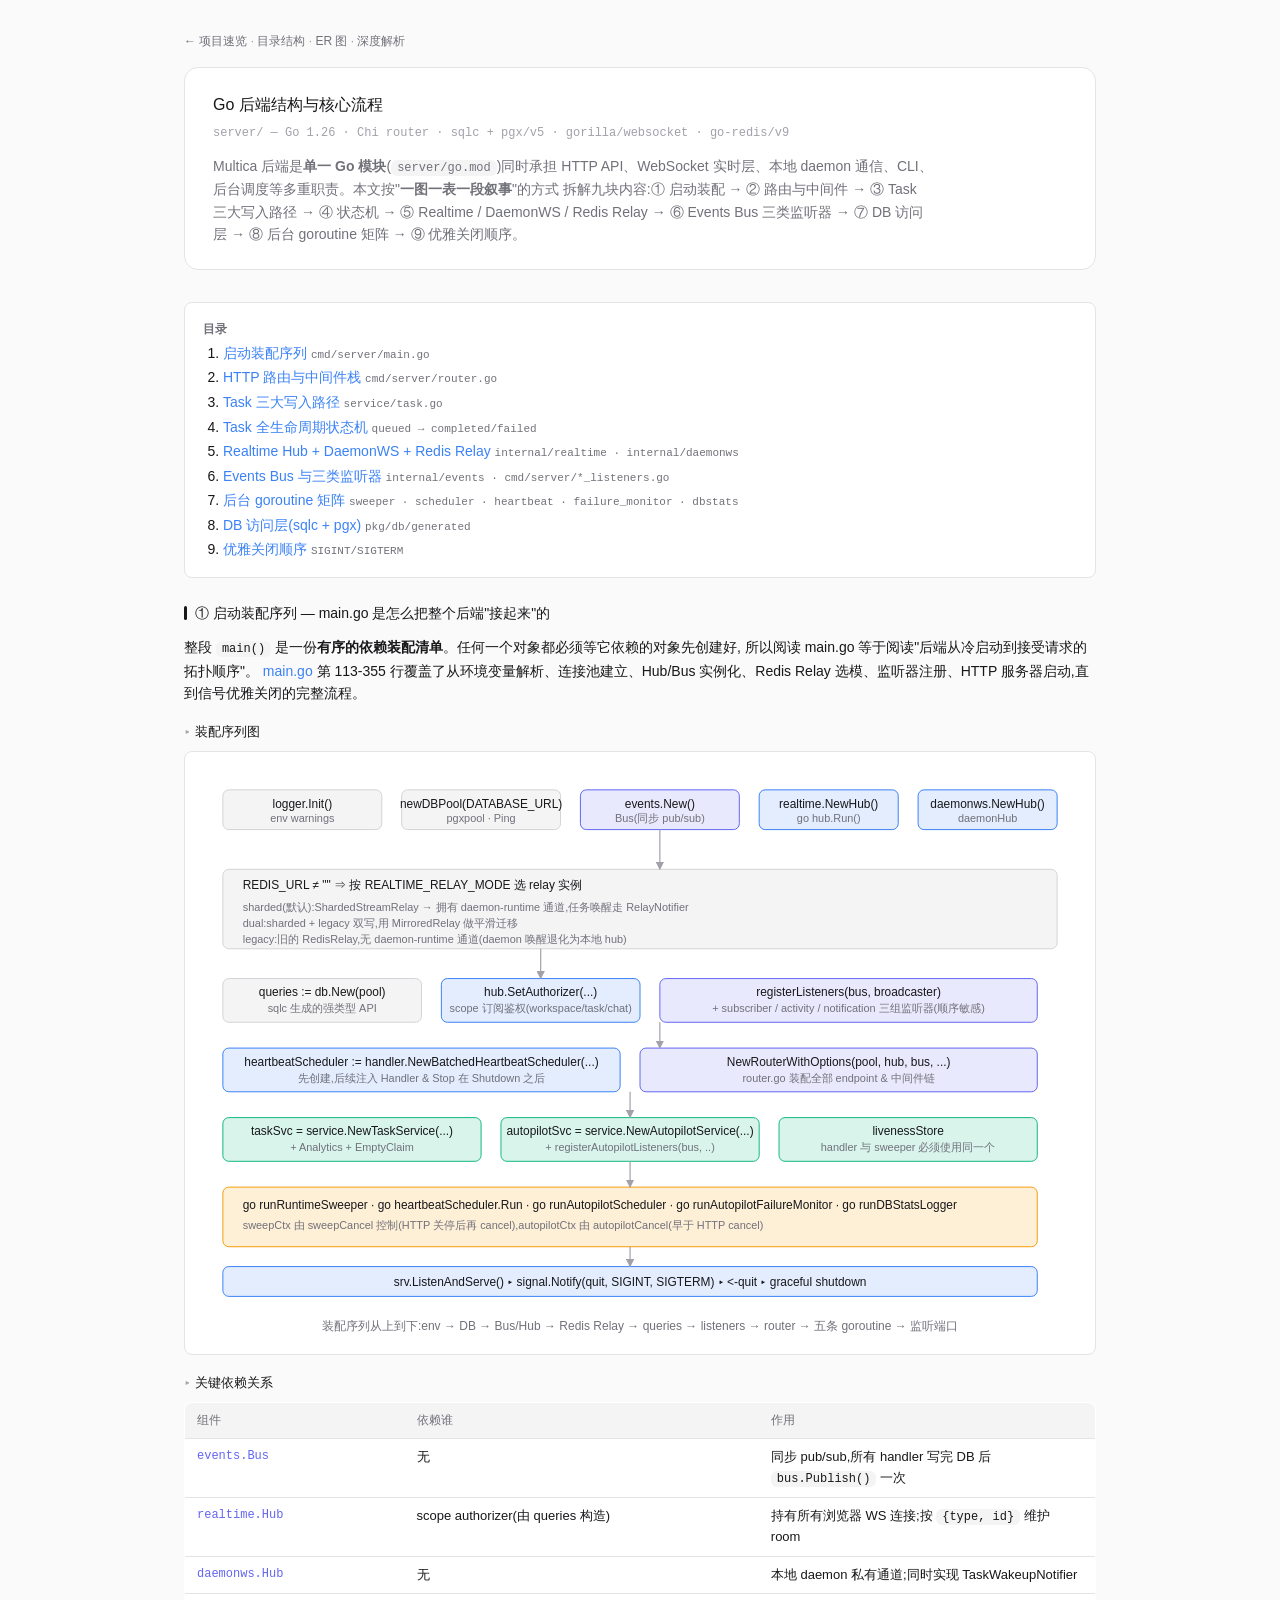
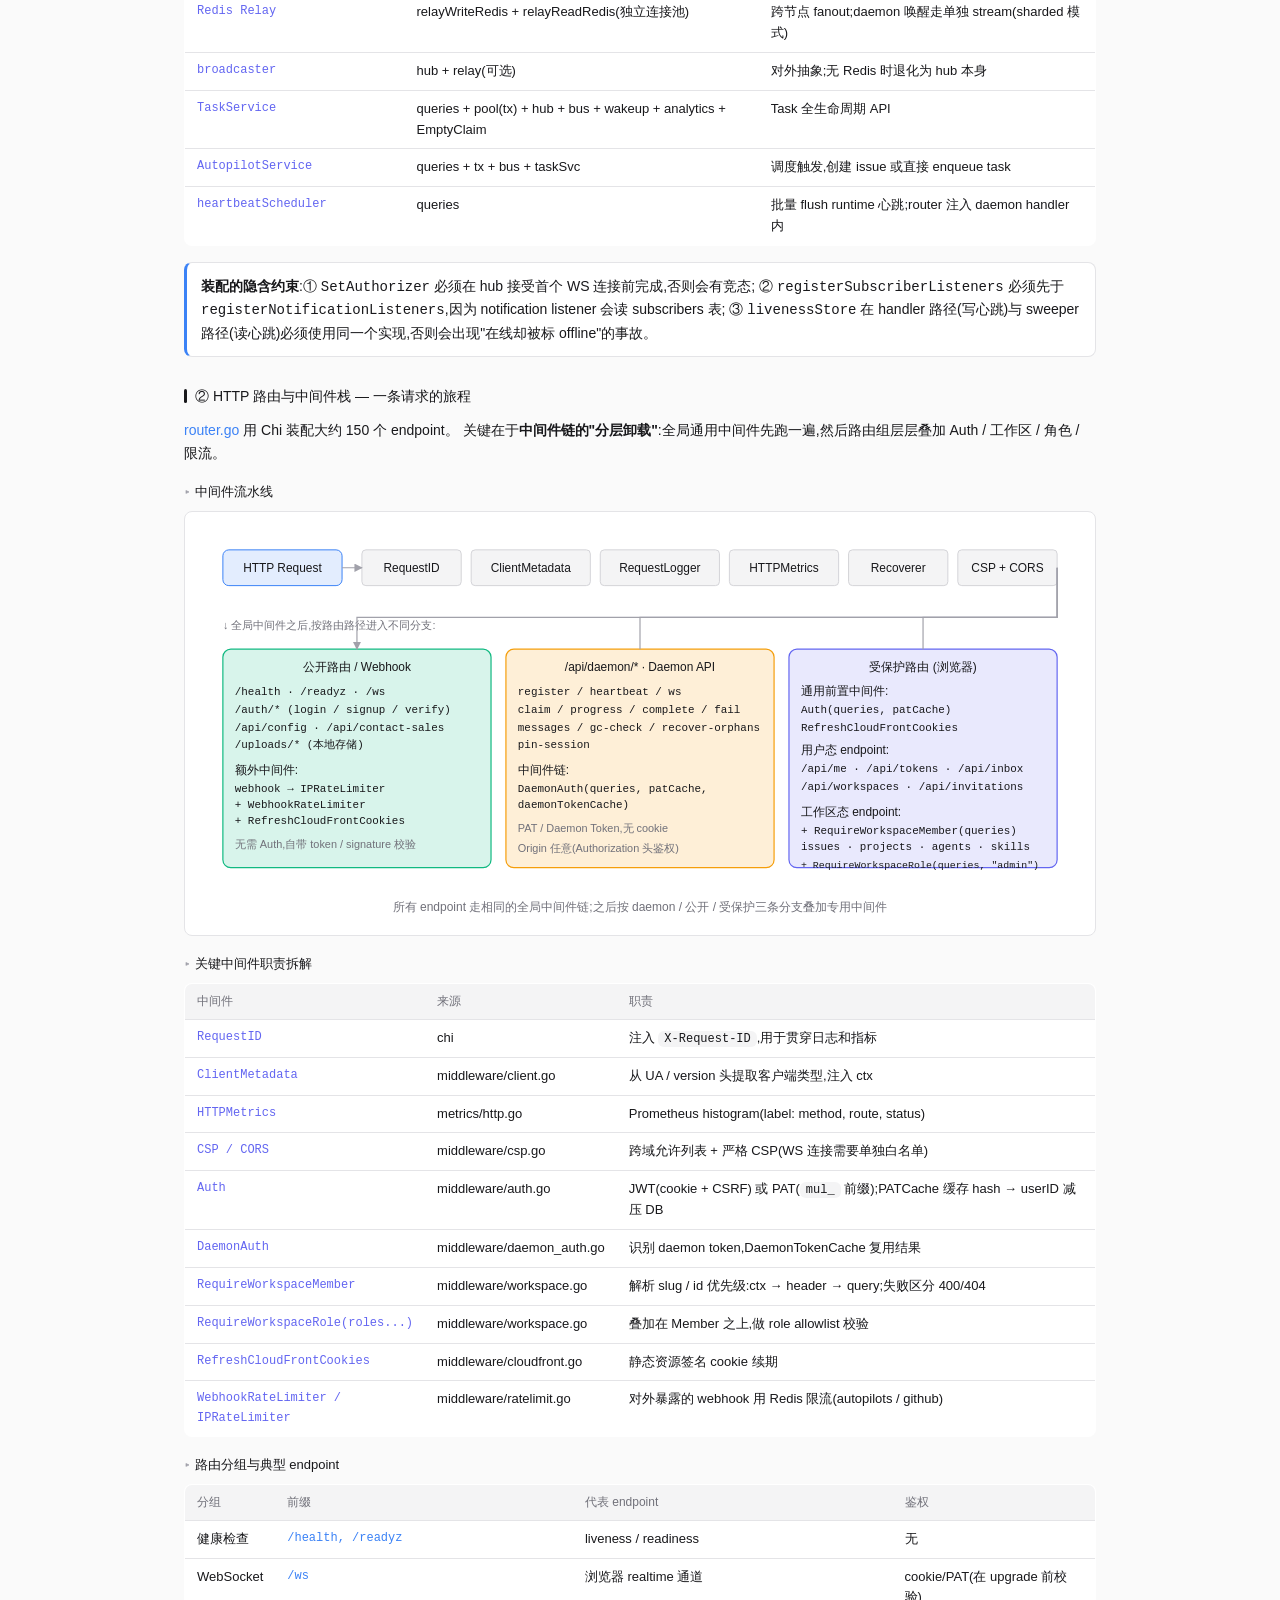
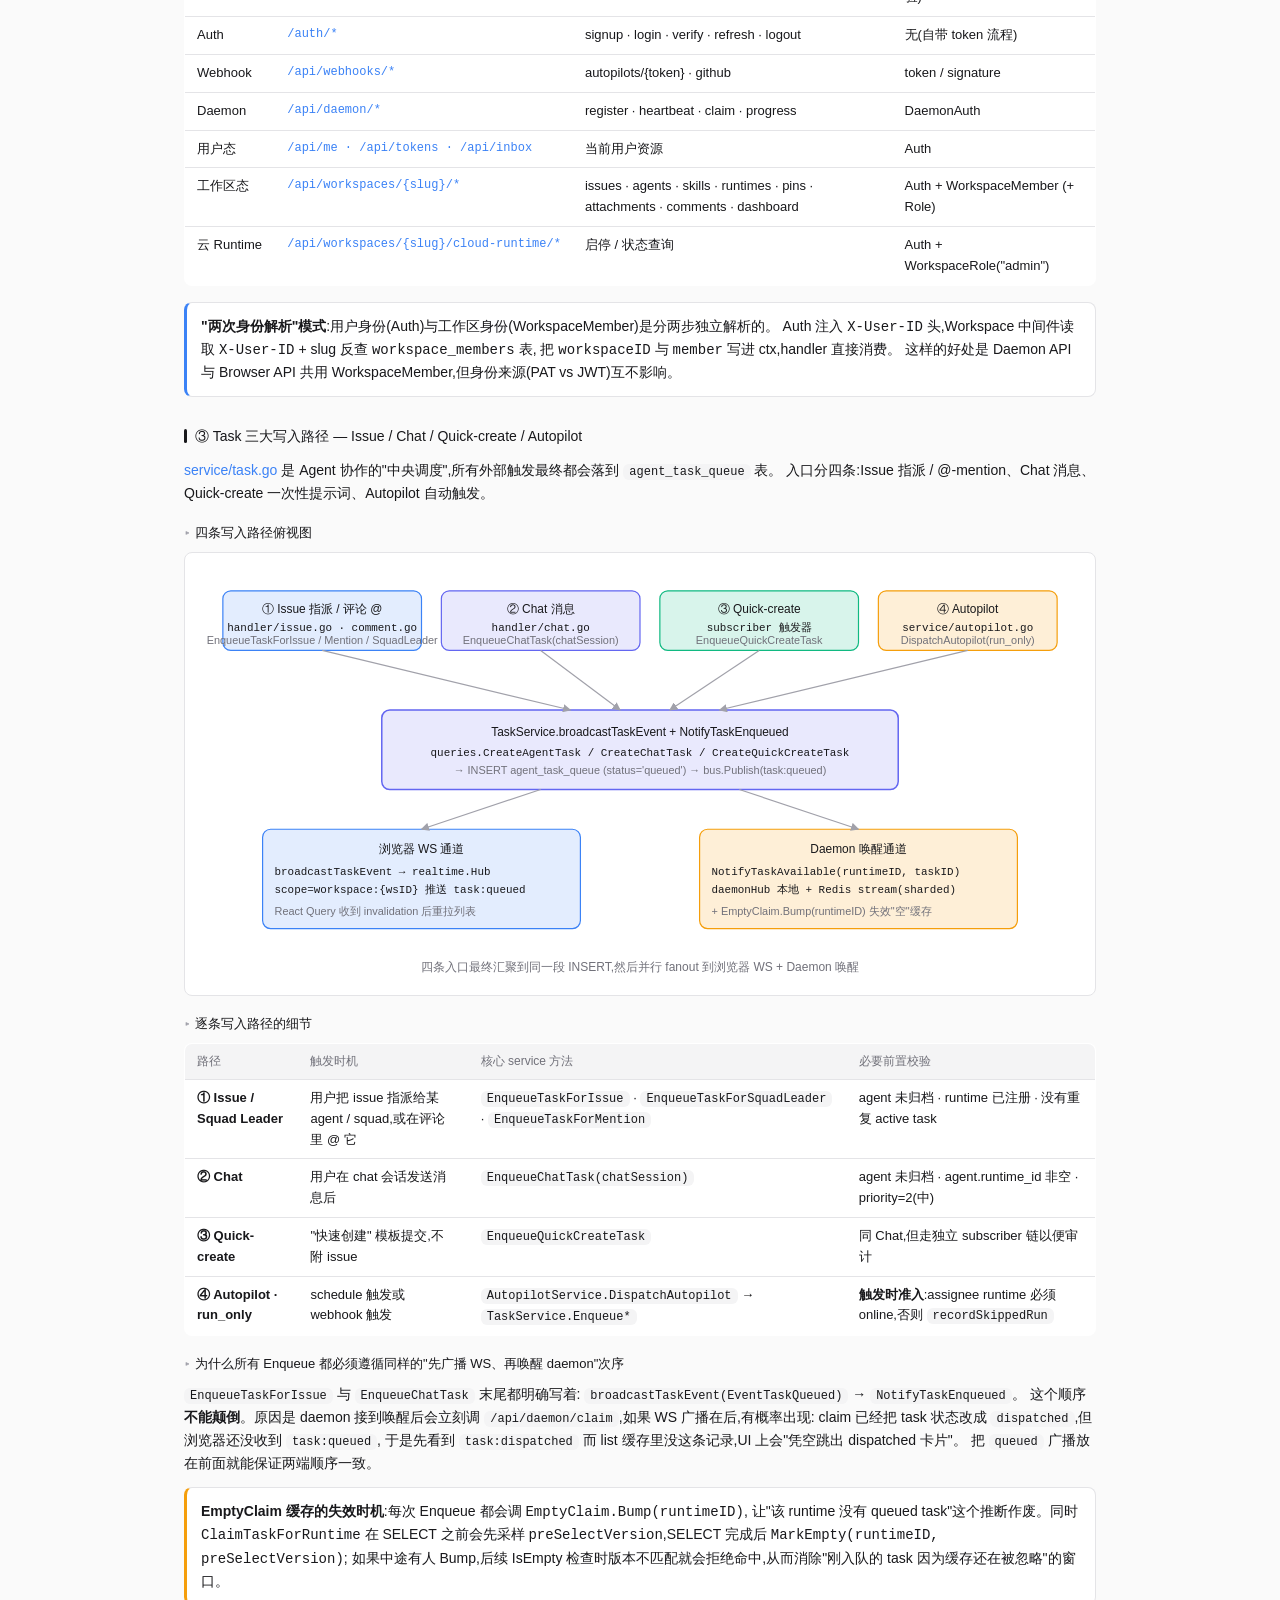
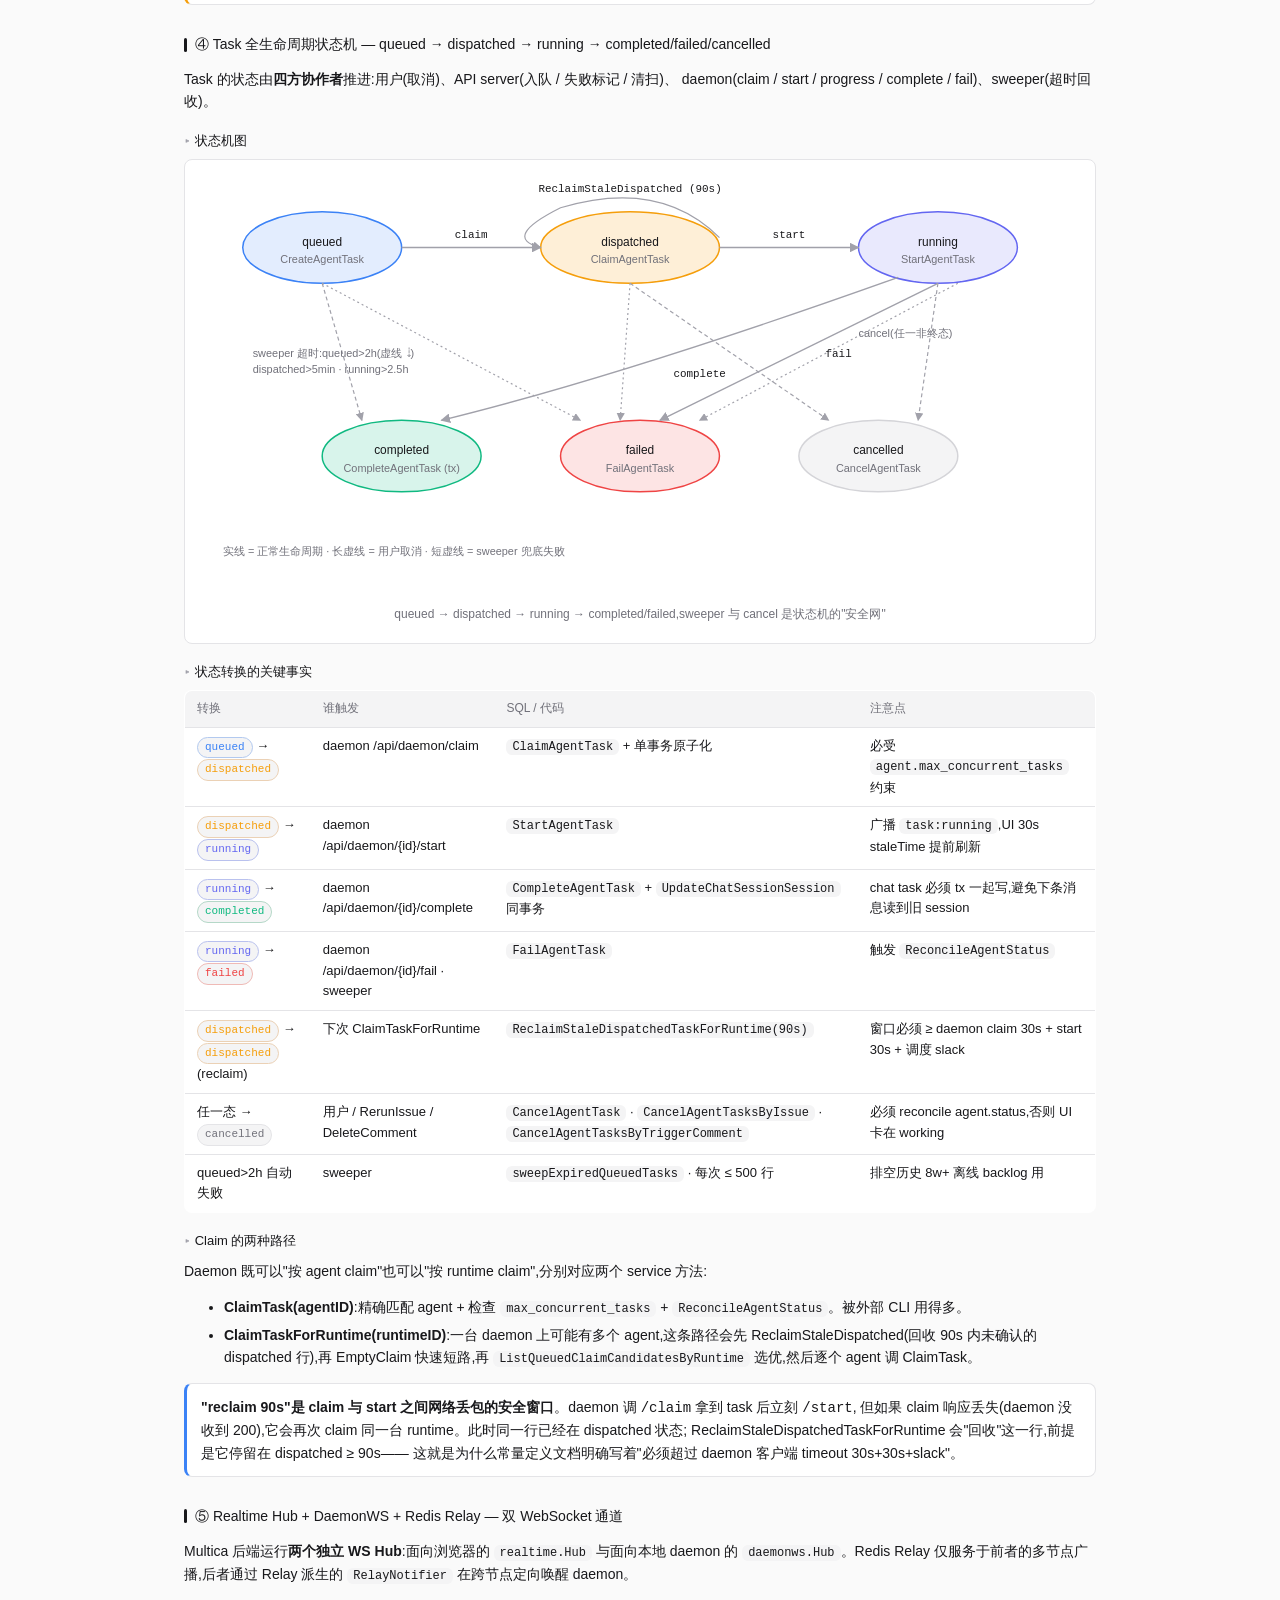
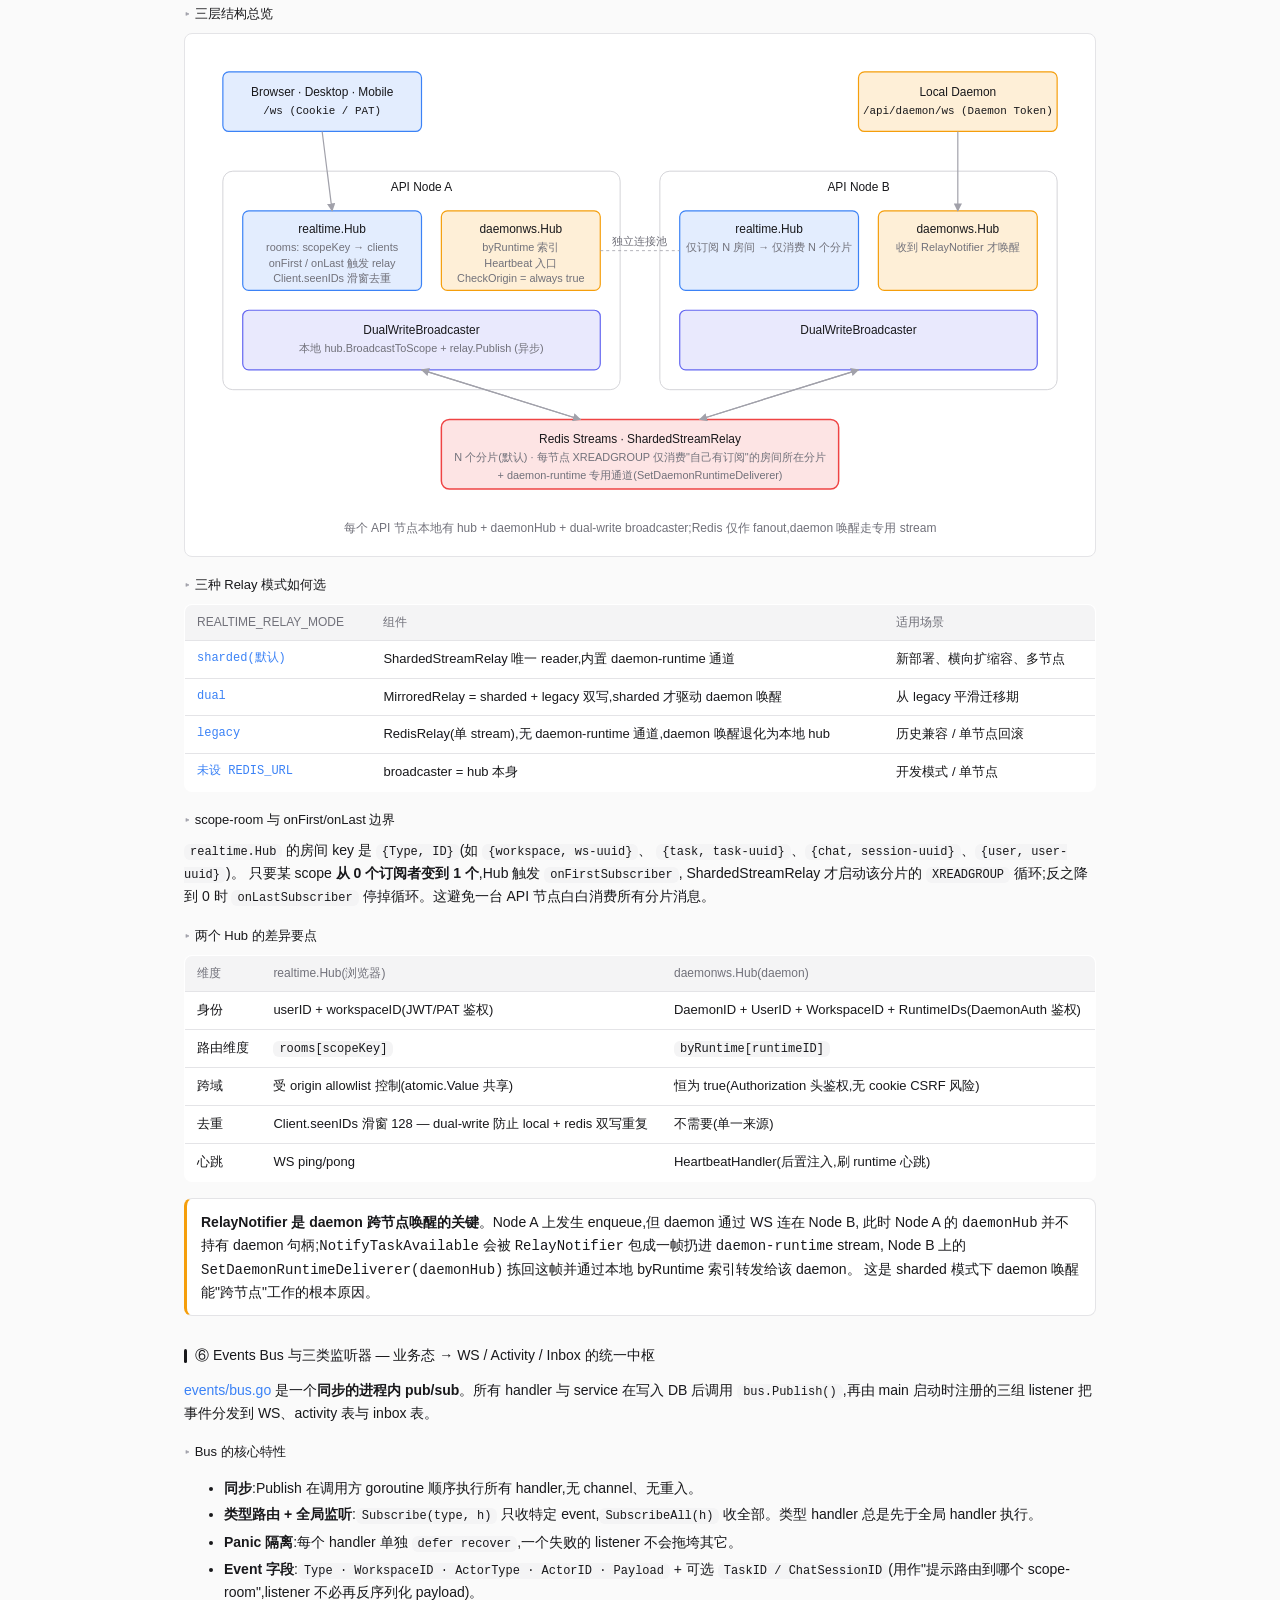
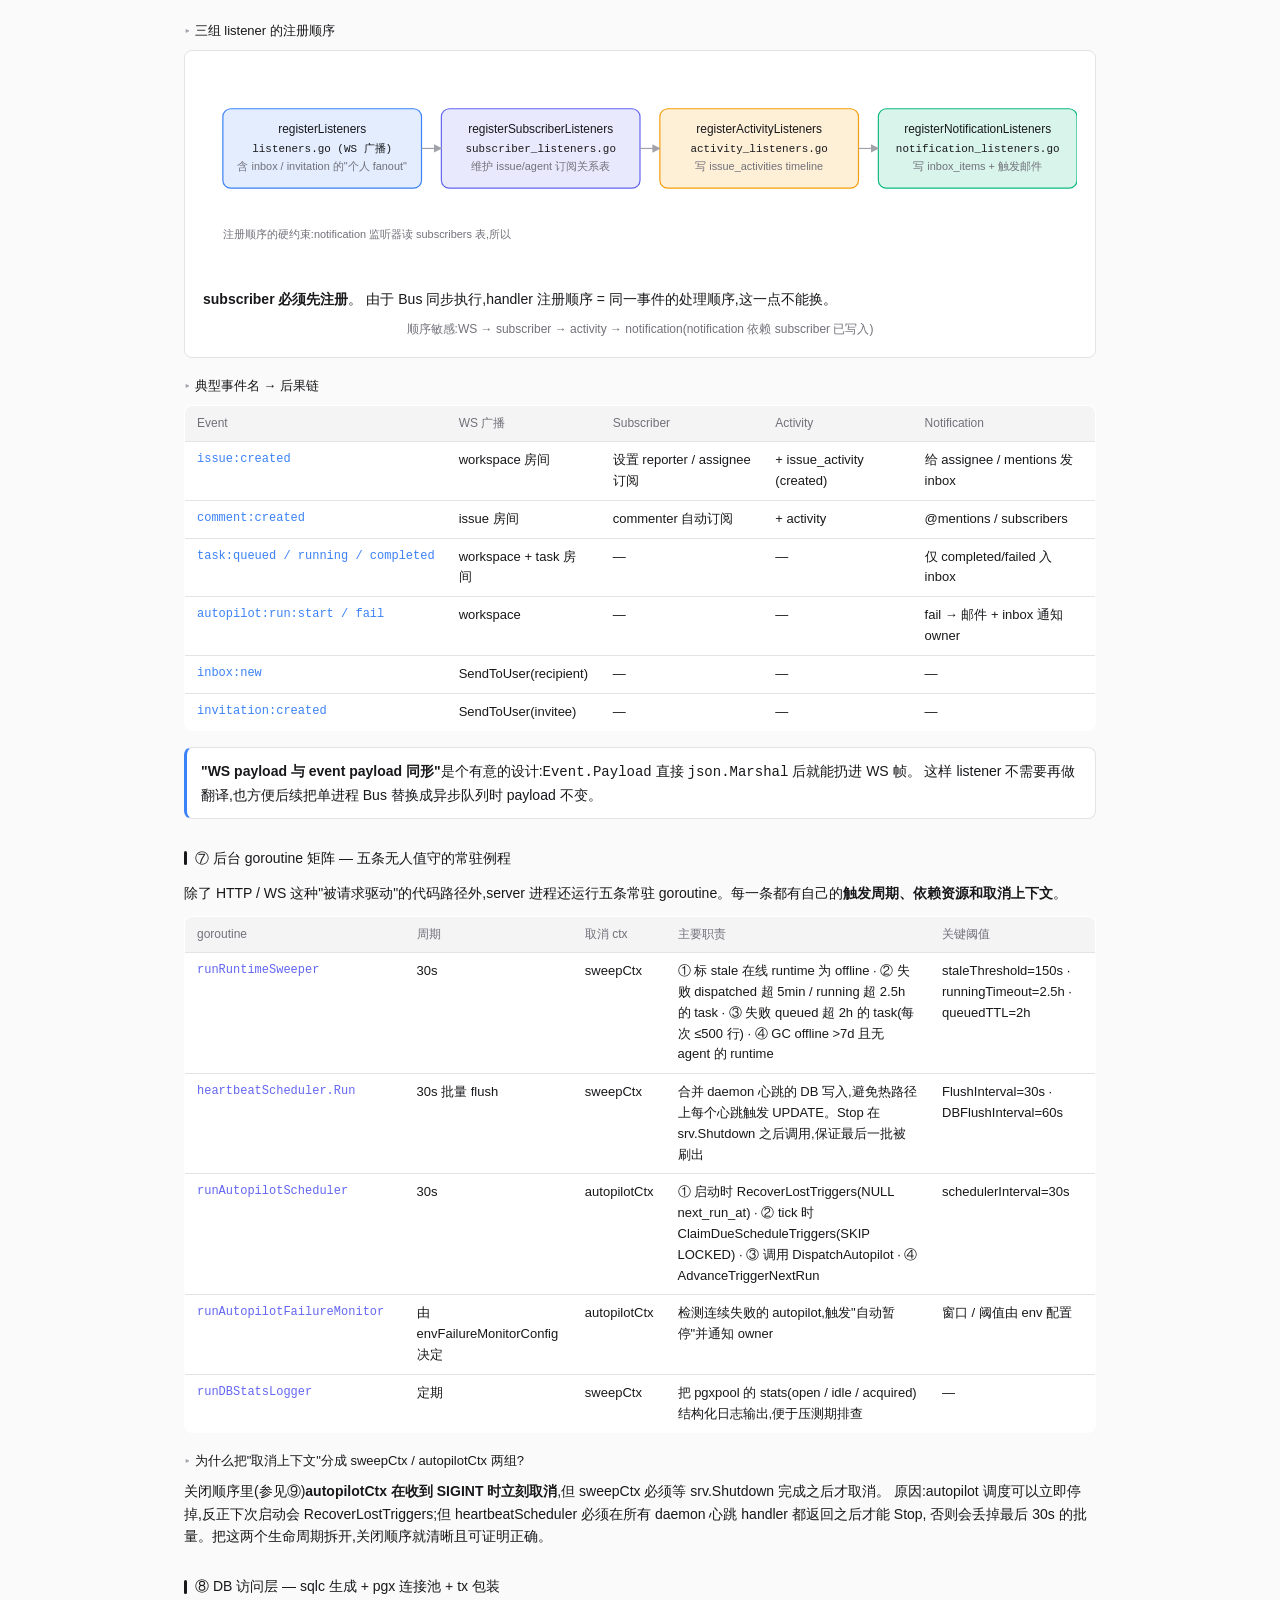
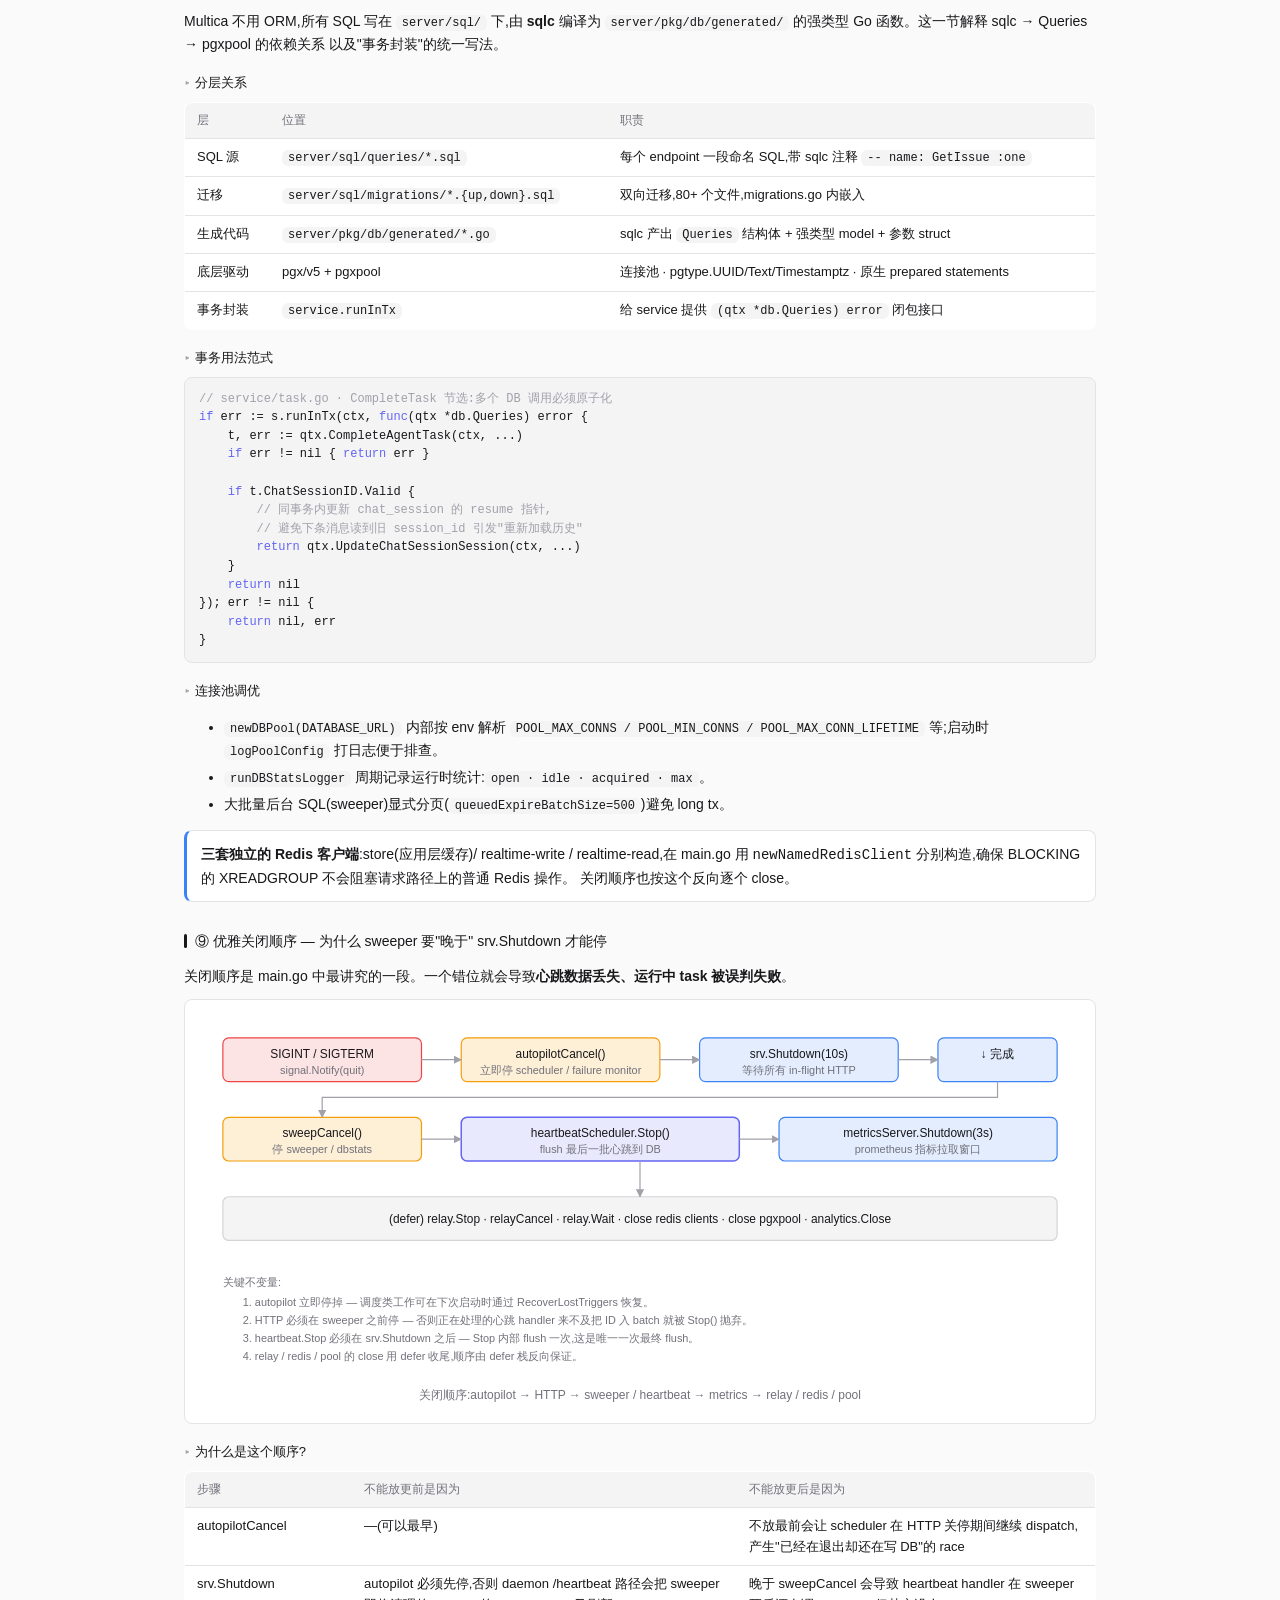
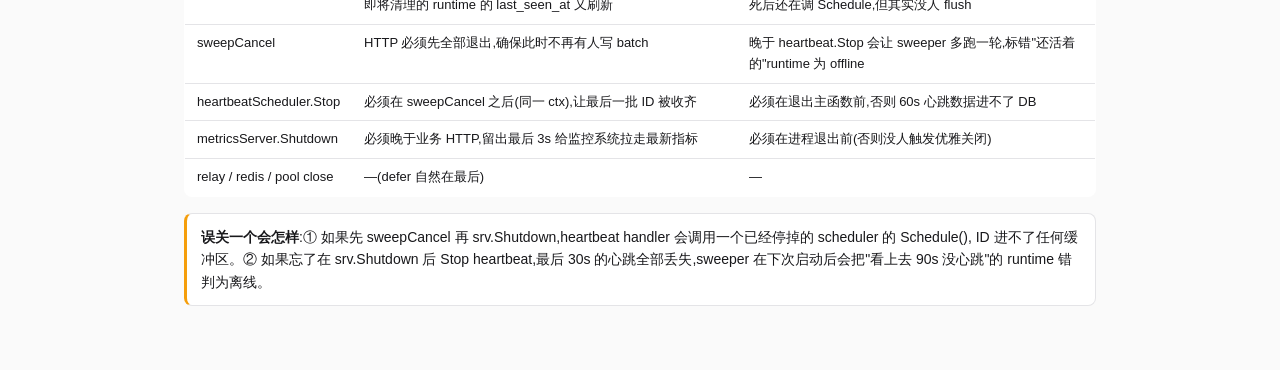
<file: docs/backend/index.html>
<!DOCTYPE html>
<html lang="zh-CN">
<head>
<meta charset="UTF-8" />
<meta name="viewport" content="width=device-width, initial-scale=1" />
<title>Multica · Go 后端结构与核心流程</title>
<link rel="stylesheet" href="../deep-dive/style.css" />
<style>
  /* ========= 通用图表容器 ========= */
  .figure {
    background: var(--surface);
    border: 1px solid var(--border);
    border-radius: var(--radius-md);
    padding: 18px;
    margin: 0 0 16px;
    overflow-x: auto;
  }
  .figure figcaption {
    font-size: 12px;
    color: var(--fg-muted);
    margin-top: 10px;
    text-align: center;
  }
  .figure svg { display: block; margin: 0 auto; max-width: 100%; height: auto; }

  /* SVG 内的元素颜色统一走 CSS 变量,以便暗色自适应 */
  svg .b-stroke { stroke: var(--border-strong); }
  svg .b-fill   { fill: var(--surface-2); }
  svg .b-text   { fill: var(--fg); font-family: var(--font-sans); font-size: 12px; }
  svg .b-mono   { fill: var(--fg); font-family: var(--font-mono); font-size: 11px; }
  svg .b-muted  { fill: var(--fg-muted); font-size: 11px; }
  svg .b-line   { stroke: var(--fg-subtle); fill: none; }
  svg .b-arrow  { fill: var(--fg-subtle); }
  svg .b-brand  { fill: color-mix(in oklab, var(--brand) 14%, transparent); stroke: var(--brand); }
  svg .b-info   { fill: color-mix(in oklab, var(--info)  14%, transparent); stroke: var(--info);  }
  svg .b-warn   { fill: color-mix(in oklab, var(--warning) 16%, transparent); stroke: var(--warning); }
  svg .b-ok     { fill: color-mix(in oklab, var(--success) 16%, transparent); stroke: var(--success); }
  svg .b-err    { fill: color-mix(in oklab, var(--destructive) 14%, transparent); stroke: var(--destructive); }
  svg .b-dim    { fill: var(--surface-2); stroke: var(--border-strong); }

  @media (prefers-color-scheme: dark) {
    svg .b-text  { fill: #f4f4f5; }
    svg .b-mono  { fill: #f4f4f5; }
    svg .b-muted { fill: #a1a1aa; }
  }

  /* ========= 表格 ========= */
  table.tbl {
    width: 100%;
    border-collapse: collapse;
    border: 1px solid var(--border);
    background: var(--surface);
    border-radius: var(--radius-md);
    overflow: hidden;
    font-size: 13px;
    margin: 0 0 16px;
  }
  table.tbl th, table.tbl td {
    padding: 8px 12px;
    text-align: left;
    border-bottom: 1px solid var(--border);
    vertical-align: top;
  }
  table.tbl th { font-weight: 500; color: var(--fg-muted); background: var(--surface-2); font-size: 12px; }
  table.tbl tr:last-child td { border-bottom: none; }
  table.tbl td.k { font-family: var(--font-mono); font-size: 12px; color: var(--brand); width: 220px; }
  table.tbl td.lbl { font-family: var(--font-mono); font-size: 12px; color: var(--info); white-space: nowrap; }

  /* ========= 状态标签 ========= */
  .pill {
    display: inline-block;
    font-size: 11px;
    padding: 1px 7px;
    border-radius: 999px;
    background: var(--surface-2);
    color: var(--fg-muted);
    border: 1px solid var(--border);
    font-family: var(--font-mono);
  }
  .pill.ok   { color: var(--success); border-color: color-mix(in oklab, var(--success) 30%, var(--border)); }
  .pill.warn { color: var(--warning); border-color: color-mix(in oklab, var(--warning) 30%, var(--border)); }
  .pill.err  { color: var(--destructive); border-color: color-mix(in oklab, var(--destructive) 30%, var(--border)); }
  .pill.info { color: var(--info); border-color: color-mix(in oklab, var(--info) 30%, var(--border)); }
  .pill.brand{ color: var(--brand); border-color: color-mix(in oklab, var(--brand) 30%, var(--border)); }

  /* ========= TOC ========= */
  .toc {
    background: var(--surface);
    border: 1px solid var(--border);
    border-radius: var(--radius-md);
    padding: 14px 18px;
    margin: 0 0 24px;
  }
  .toc ol { margin: 0; padding-left: 20px; }
  .toc li { margin: 2px 0; color: var(--fg); }
  .toc li code { background: transparent; padding: 0; color: var(--fg-muted); font-size: 11px; }

  /* ========= 章节子节点小标题 ========= */
  h4.sub { font-size: 13px; font-weight: 500; margin: 18px 0 8px; color: var(--fg); }
  h4.sub::before { content: "▸ "; color: var(--fg-subtle); }

  ul.bul li { margin: 4px 0; }
</style>
</head>
<body>
<div class="container">
  <div class="breadcrumb"><a href="../overview.html">← 项目速览</a> · <a href="../structure/index.html">目录结构</a> · <a href="../er/index.html">ER 图</a> · <a href="../deep-dive/index.html">深度解析</a></div>

  <div class="title-block">
    <h1>Go 后端结构与核心流程</h1>
    <p class="path">server/ — Go 1.26 · Chi router · sqlc + pgx/v5 · gorilla/websocket · go-redis/v9</p>
    <p class="lede">
      Multica 后端是<strong>单一 Go 模块</strong>(<code>server/go.mod</code>)同时承担 HTTP API、WebSocket
      实时层、本地 daemon 通信、CLI、后台调度等多重职责。本文按"<strong>一图一表一段叙事</strong>"的方式
      拆解九块内容:① 启动装配 → ② 路由与中间件 → ③ Task 三大写入路径 → ④ 状态机 →
      ⑤ Realtime / DaemonWS / Redis Relay → ⑥ Events Bus 三类监听器 →
      ⑦ DB 访问层 → ⑧ 后台 goroutine 矩阵 → ⑨ 优雅关闭顺序。
    </p>
  </div>

  <div class="toc">
    <strong style="font-size: 12px; color: var(--fg-muted);">目录</strong>
    <ol>
      <li><a href="#sec-startup">启动装配序列</a> <code>cmd/server/main.go</code></li>
      <li><a href="#sec-router">HTTP 路由与中间件栈</a> <code>cmd/server/router.go</code></li>
      <li><a href="#sec-task-paths">Task 三大写入路径</a> <code>service/task.go</code></li>
      <li><a href="#sec-task-fsm">Task 全生命周期状态机</a> <code>queued → completed/failed</code></li>
      <li><a href="#sec-realtime">Realtime Hub + DaemonWS + Redis Relay</a> <code>internal/realtime · internal/daemonws</code></li>
      <li><a href="#sec-events">Events Bus 与三类监听器</a> <code>internal/events · cmd/server/*_listeners.go</code></li>
      <li><a href="#sec-bg">后台 goroutine 矩阵</a> <code>sweeper · scheduler · heartbeat · failure_monitor · dbstats</code></li>
      <li><a href="#sec-db">DB 访问层(sqlc + pgx)</a> <code>pkg/db/generated</code></li>
      <li><a href="#sec-shutdown">优雅关闭顺序</a> <code>SIGINT/SIGTERM</code></li>
    </ol>
  </div>

  <!-- ========================================================== -->
  <!-- ① 启动装配                                                  -->
  <!-- ========================================================== -->
  <section id="sec-startup">
    <h2>① 启动装配序列 — main.go 是怎么把整个后端"接起来"的</h2>
    <p>
      整段 <code>main()</code> 是一份<strong>有序的依赖装配清单</strong>。任何一个对象都必须等它依赖的对象先创建好,
      所以阅读 main.go 等于阅读"后端从冷启动到接受请求的拓扑顺序"。
      <a href="file:///d:/workdir/mu/multica/server/cmd/server/main.go">main.go</a>
      第 113-355 行覆盖了从环境变量解析、连接池建立、Hub/Bus 实例化、Redis Relay 选模、监听器注册、HTTP 服务器启动,直到信号优雅关闭的完整流程。
    </p>

    <h4 class="sub">装配序列图</h4>
    <figure class="figure">
      <svg xmlns="http://www.w3.org/2000/svg" viewBox="0 0 880 540" width="880" height="540" role="img" aria-label="Server startup wiring sequence">
        <defs>
          <marker id="arr" viewBox="0 0 10 10" refX="9" refY="5" markerWidth="7" markerHeight="7" orient="auto-start-reverse">
            <path d="M0,0 L10,5 L0,10 z" class="b-arrow" />
          </marker>
        </defs>

        <!-- 顶部:env 与 logger -->
        <rect x="20"  y="20"  width="160" height="40" rx="6" class="b-dim b-stroke" stroke-width="1" />
        <text x="100" y="38" text-anchor="middle" class="b-text">logger.Init()</text>
        <text x="100" y="52" text-anchor="middle" class="b-muted">env warnings</text>

        <rect x="200" y="20"  width="160" height="40" rx="6" class="b-dim b-stroke" stroke-width="1" />
        <text x="280" y="38" text-anchor="middle" class="b-text">newDBPool(DATABASE_URL)</text>
        <text x="280" y="52" text-anchor="middle" class="b-muted">pgxpool · Ping</text>

        <rect x="380" y="20"  width="160" height="40" rx="6" class="b-brand b-stroke" stroke-width="1" />
        <text x="460" y="38" text-anchor="middle" class="b-text">events.New()</text>
        <text x="460" y="52" text-anchor="middle" class="b-muted">Bus(同步 pub/sub)</text>

        <rect x="560" y="20"  width="140" height="40" rx="6" class="b-info b-stroke" stroke-width="1" />
        <text x="630" y="38" text-anchor="middle" class="b-text">realtime.NewHub()</text>
        <text x="630" y="52" text-anchor="middle" class="b-muted">go hub.Run()</text>

        <rect x="720" y="20"  width="140" height="40" rx="6" class="b-info b-stroke" stroke-width="1" />
        <text x="790" y="38" text-anchor="middle" class="b-text">daemonws.NewHub()</text>
        <text x="790" y="52" text-anchor="middle" class="b-muted">daemonHub</text>

        <!-- 第二层:Redis 路径 -->
        <rect x="20"  y="100" width="840" height="80" rx="6" class="b-dim b-stroke" stroke-width="1" />
        <text x="40"  y="120" class="b-text">REDIS_URL ≠ ""  ⇒  按 REALTIME_RELAY_MODE 选 relay 实例</text>
        <text x="40"  y="142" class="b-muted">sharded(默认):ShardedStreamRelay → 拥有 daemon-runtime 通道,任务唤醒走 RelayNotifier</text>
        <text x="40"  y="158" class="b-muted">dual:sharded + legacy 双写,用 MirroredRelay 做平滑迁移</text>
        <text x="40"  y="174" class="b-muted">legacy:旧的 RedisRelay,无 daemon-runtime 通道(daemon 唤醒退化为本地 hub)</text>

        <!-- 第三层:queries / scope-authorizer / listeners -->
        <rect x="20"  y="210" width="200" height="44" rx="6" class="b-dim b-stroke" stroke-width="1" />
        <text x="120" y="228" text-anchor="middle" class="b-text">queries := db.New(pool)</text>
        <text x="120" y="244" text-anchor="middle" class="b-muted">sqlc 生成的强类型 API</text>

        <rect x="240" y="210" width="200" height="44" rx="6" class="b-info b-stroke" stroke-width="1" />
        <text x="340" y="228" text-anchor="middle" class="b-text">hub.SetAuthorizer(...)</text>
        <text x="340" y="244" text-anchor="middle" class="b-muted">scope 订阅鉴权(workspace/task/chat)</text>

        <rect x="460" y="210" width="380" height="44" rx="6" class="b-brand b-stroke" stroke-width="1" />
        <text x="650" y="228" text-anchor="middle" class="b-text">registerListeners(bus, broadcaster)</text>
        <text x="650" y="244" text-anchor="middle" class="b-muted">+ subscriber / activity / notification 三组监听器(顺序敏感)</text>

        <!-- 第四层:handler.New + router -->
        <rect x="20"  y="280" width="400" height="44" rx="6" class="b-info b-stroke" stroke-width="1" />
        <text x="220" y="298" text-anchor="middle" class="b-text">heartbeatScheduler := handler.NewBatchedHeartbeatScheduler(...)</text>
        <text x="220" y="314" text-anchor="middle" class="b-muted">先创建,后续注入 Handler &amp; Stop 在 Shutdown 之后</text>

        <rect x="440" y="280" width="400" height="44" rx="6" class="b-brand b-stroke" stroke-width="1" />
        <text x="640" y="298" text-anchor="middle" class="b-text">NewRouterWithOptions(pool, hub, bus, ...)</text>
        <text x="640" y="314" text-anchor="middle" class="b-muted">router.go 装配全部 endpoint &amp; 中间件链</text>

        <!-- 第五层:taskSvc + autopilot + 后台 goroutine -->
        <rect x="20"  y="350" width="260" height="44" rx="6" class="b-ok b-stroke" stroke-width="1" />
        <text x="150" y="368" text-anchor="middle" class="b-text">taskSvc = service.NewTaskService(...)</text>
        <text x="150" y="384" text-anchor="middle" class="b-muted">+ Analytics + EmptyClaim</text>

        <rect x="300" y="350" width="260" height="44" rx="6" class="b-ok b-stroke" stroke-width="1" />
        <text x="430" y="368" text-anchor="middle" class="b-text">autopilotSvc = service.NewAutopilotService(...)</text>
        <text x="430" y="384" text-anchor="middle" class="b-muted">+ registerAutopilotListeners(bus, ..)</text>

        <rect x="580" y="350" width="260" height="44" rx="6" class="b-ok b-stroke" stroke-width="1" />
        <text x="710" y="368" text-anchor="middle" class="b-text">livenessStore</text>
        <text x="710" y="384" text-anchor="middle" class="b-muted">handler 与 sweeper 必须使用同一个</text>

        <!-- 第六层:5 条 goroutine -->
        <rect x="20"  y="420" width="820" height="60" rx="6" class="b-warn b-stroke" stroke-width="1" />
        <text x="40"  y="442" class="b-text">go runRuntimeSweeper · go heartbeatScheduler.Run · go runAutopilotScheduler · go runAutopilotFailureMonitor · go runDBStatsLogger</text>
        <text x="40"  y="462" class="b-muted">sweepCtx 由 sweepCancel 控制(HTTP 关停后再 cancel),autopilotCtx 由 autopilotCancel(早于 HTTP cancel)</text>

        <!-- 第七层:HTTP server -->
        <rect x="20"  y="500" width="820" height="30" rx="6" class="b-info b-stroke" stroke-width="1" />
        <text x="430" y="520" text-anchor="middle" class="b-text">srv.ListenAndServe()  ▸  signal.Notify(quit, SIGINT, SIGTERM)  ▸  &lt;-quit  ▸  graceful shutdown</text>

        <!-- 连接箭头(纵向) -->
        <path d="M460 60 L460 100" class="b-line" stroke-width="1.2" marker-end="url(#arr)" />
        <path d="M340 180 L340 210" class="b-line" stroke-width="1.2" marker-end="url(#arr)" />
        <path d="M460 254 L460 280" class="b-line" stroke-width="1.2" marker-end="url(#arr)" />
        <path d="M430 324 L430 350" class="b-line" stroke-width="1.2" marker-end="url(#arr)" />
        <path d="M430 394 L430 420" class="b-line" stroke-width="1.2" marker-end="url(#arr)" />
        <path d="M430 480 L430 500" class="b-line" stroke-width="1.2" marker-end="url(#arr)" />
      </svg>
      <figcaption>装配序列从上到下:env → DB → Bus/Hub → Redis Relay → queries → listeners → router → 五条 goroutine → 监听端口</figcaption>
    </figure>

    <h4 class="sub">关键依赖关系</h4>
    <table class="tbl">
      <thead><tr><th>组件</th><th>依赖谁</th><th>作用</th></tr></thead>
      <tbody>
        <tr><td class="k">events.Bus</td><td>无</td><td>同步 pub/sub,所有 handler 写完 DB 后 <code>bus.Publish()</code> 一次</td></tr>
        <tr><td class="k">realtime.Hub</td><td>scope authorizer(由 queries 构造)</td><td>持有所有浏览器 WS 连接;按 <code>{type, id}</code> 维护 room</td></tr>
        <tr><td class="k">daemonws.Hub</td><td>无</td><td>本地 daemon 私有通道;同时实现 TaskWakeupNotifier</td></tr>
        <tr><td class="k">Redis Relay</td><td>relayWriteRedis + relayReadRedis(独立连接池)</td><td>跨节点 fanout;daemon 唤醒走单独 stream(sharded 模式)</td></tr>
        <tr><td class="k">broadcaster</td><td>hub + relay(可选)</td><td>对外抽象;无 Redis 时退化为 hub 本身</td></tr>
        <tr><td class="k">TaskService</td><td>queries + pool(tx) + hub + bus + wakeup + analytics + EmptyClaim</td><td>Task 全生命周期 API</td></tr>
        <tr><td class="k">AutopilotService</td><td>queries + tx + bus + taskSvc</td><td>调度触发,创建 issue 或直接 enqueue task</td></tr>
        <tr><td class="k">heartbeatScheduler</td><td>queries</td><td>批量 flush runtime 心跳;router 注入 daemon handler 内</td></tr>
      </tbody>
    </table>

    <div class="callout">
      <strong>装配的隐含约束</strong>:① <code>SetAuthorizer</code> 必须在 hub 接受首个 WS 连接前完成,否则会有竞态;
      ② <code>registerSubscriberListeners</code> 必须先于 <code>registerNotificationListeners</code>,因为 notification listener 会读 subscribers 表;
      ③ <code>livenessStore</code> 在 handler 路径(写心跳)与 sweeper 路径(读心跳)必须使用同一个实现,否则会出现"在线却被标 offline"的事故。
    </div>
  </section>

  <!-- ========================================================== -->
  <!-- ② 路由与中间件                                              -->
  <!-- ========================================================== -->
  <section id="sec-router">
    <h2>② HTTP 路由与中间件栈 — 一条请求的旅程</h2>
    <p>
      <a href="file:///d:/workdir/mu/multica/server/cmd/server/router.go">router.go</a> 用 Chi 装配大约 150 个 endpoint。
      关键在于<strong>中间件链的"分层卸载"</strong>:全局通用中间件先跑一遍,然后路由组层层叠加 Auth / 工作区 / 角色 / 限流。
    </p>

    <h4 class="sub">中间件流水线</h4>
    <figure class="figure">
      <svg xmlns="http://www.w3.org/2000/svg" viewBox="0 0 880 360" width="880" height="360" role="img" aria-label="HTTP middleware pipeline">
        <defs>
          <marker id="arr2" viewBox="0 0 10 10" refX="9" refY="5" markerWidth="7" markerHeight="7" orient="auto-start-reverse">
            <path d="M0,0 L10,5 L0,10 z" class="b-arrow" />
          </marker>
        </defs>

        <!-- 顶部:Request -->
        <rect x="20" y="20" width="120" height="36" rx="6" class="b-info b-stroke" stroke-width="1" />
        <text x="80" y="42" text-anchor="middle" class="b-text">HTTP Request</text>

        <!-- 全局中间件链(7 个) -->
        <g font-family="ui-monospace,monospace" font-size="11">
          <rect x="160" y="20"  width="100" height="36" rx="4" class="b-dim b-stroke" />
          <text x="210" y="42" text-anchor="middle" class="b-text">RequestID</text>
          <rect x="270" y="20"  width="120" height="36" rx="4" class="b-dim b-stroke" />
          <text x="330" y="42" text-anchor="middle" class="b-text">ClientMetadata</text>
          <rect x="400" y="20"  width="120" height="36" rx="4" class="b-dim b-stroke" />
          <text x="460" y="42" text-anchor="middle" class="b-text">RequestLogger</text>
          <rect x="530" y="20"  width="110" height="36" rx="4" class="b-dim b-stroke" />
          <text x="585" y="42" text-anchor="middle" class="b-text">HTTPMetrics</text>
          <rect x="650" y="20"  width="100" height="36" rx="4" class="b-dim b-stroke" />
          <text x="700" y="42" text-anchor="middle" class="b-text">Recoverer</text>
          <rect x="760" y="20"  width="100" height="36" rx="4" class="b-dim b-stroke" />
          <text x="810" y="42" text-anchor="middle" class="b-text">CSP + CORS</text>
        </g>

        <!-- 路由分支:三个并列分支 -->
        <text x="20" y="100" class="b-muted">↓ 全局中间件之后,按路由路径进入不同分支:</text>

        <!-- 公开路由 -->
        <rect x="20" y="120" width="270" height="220" rx="8" class="b-ok b-stroke" stroke-width="1.2" />
        <text x="155" y="142" text-anchor="middle" class="b-text">公开路由 / Webhook</text>
        <text x="32" y="166" class="b-mono">/health · /readyz · /ws</text>
        <text x="32" y="184" class="b-mono">/auth/* (login / signup / verify)</text>
        <text x="32" y="202" class="b-mono">/api/config · /api/contact-sales</text>
        <text x="32" y="220" class="b-mono">/uploads/* (本地存储)</text>
        <text x="32" y="246" class="b-text" style="font-weight:500">额外中间件:</text>
        <text x="32" y="264" class="b-mono">webhook → IPRateLimiter</text>
        <text x="32" y="280" class="b-mono">             + WebhookRateLimiter</text>
        <text x="32" y="296" class="b-mono">             + RefreshCloudFrontCookies</text>
        <text x="32" y="320" class="b-muted">无需 Auth,自带 token / signature 校验</text>

        <!-- Daemon API 路由 -->
        <rect x="305" y="120" width="270" height="220" rx="8" class="b-warn b-stroke" stroke-width="1.2" />
        <text x="440" y="142" text-anchor="middle" class="b-text">/api/daemon/*  ·  Daemon API</text>
        <text x="317" y="166" class="b-mono">register / heartbeat / ws</text>
        <text x="317" y="184" class="b-mono">claim / progress / complete / fail</text>
        <text x="317" y="202" class="b-mono">messages / gc-check / recover-orphans</text>
        <text x="317" y="220" class="b-mono">pin-session</text>
        <text x="317" y="246" class="b-text" style="font-weight:500">中间件链:</text>
        <text x="317" y="264" class="b-mono">DaemonAuth(queries, patCache,</text>
        <text x="317" y="280" class="b-mono">           daemonTokenCache)</text>
        <text x="317" y="304" class="b-muted">PAT / Daemon Token,无 cookie</text>
        <text x="317" y="324" class="b-muted">Origin 任意(Authorization 头鉴权)</text>

        <!-- 受保护用户路由 -->
        <rect x="590" y="120" width="270" height="220" rx="8" class="b-brand b-stroke" stroke-width="1.2" />
        <text x="725" y="142" text-anchor="middle" class="b-text">受保护路由 (浏览器)</text>
        <text x="602" y="166" class="b-text" style="font-weight:500">通用前置中间件:</text>
        <text x="602" y="184" class="b-mono">Auth(queries, patCache)</text>
        <text x="602" y="202" class="b-mono">RefreshCloudFrontCookies</text>
        <text x="602" y="226" class="b-text" style="font-weight:500">用户态 endpoint:</text>
        <text x="602" y="244" class="b-mono">/api/me · /api/tokens · /api/inbox</text>
        <text x="602" y="262" class="b-mono">/api/workspaces · /api/invitations</text>
        <text x="602" y="288" class="b-text" style="font-weight:500">工作区态 endpoint:</text>
        <text x="602" y="306" class="b-mono">+ RequireWorkspaceMember(queries)</text>
        <text x="602" y="322" class="b-mono">issues · projects · agents · skills</text>
        <text x="602" y="340" class="b-mono" fill="var(--fg-muted)" style="font-size:10px">+ RequireWorkspaceRole(queries, "admin")</text>

        <!-- 箭头连接 -->
        <path d="M140 38 L160 38" class="b-line" stroke-width="1.2" marker-end="url(#arr2)" />
        <path d="M860 38 L860 88 L155 88 L155 120" class="b-line" stroke-width="1.2" marker-end="url(#arr2)" />
        <path d="M860 38 L860 88 L440 88 L440 120" class="b-line" stroke-width="1.2" />
        <path d="M860 38 L860 88 L725 88 L725 120" class="b-line" stroke-width="1.2" />
      </svg>
      <figcaption>所有 endpoint 走相同的全局中间件链;之后按 daemon / 公开 / 受保护三条分支叠加专用中间件</figcaption>
    </figure>

    <h4 class="sub">关键中间件职责拆解</h4>
    <table class="tbl">
      <thead><tr><th>中间件</th><th>来源</th><th>职责</th></tr></thead>
      <tbody>
        <tr><td class="k">RequestID</td><td>chi</td><td>注入 <code>X-Request-ID</code>,用于贯穿日志和指标</td></tr>
        <tr><td class="k">ClientMetadata</td><td>middleware/client.go</td><td>从 UA / version 头提取客户端类型,注入 ctx</td></tr>
        <tr><td class="k">HTTPMetrics</td><td>metrics/http.go</td><td>Prometheus histogram(label: method, route, status)</td></tr>
        <tr><td class="k">CSP / CORS</td><td>middleware/csp.go</td><td>跨域允许列表 + 严格 CSP(WS 连接需要单独白名单)</td></tr>
        <tr><td class="k">Auth</td><td>middleware/auth.go</td><td>JWT(cookie + CSRF) 或 PAT(<code>mul_</code> 前缀);PATCache 缓存 hash → userID 减压 DB</td></tr>
        <tr><td class="k">DaemonAuth</td><td>middleware/daemon_auth.go</td><td>识别 daemon token,DaemonTokenCache 复用结果</td></tr>
        <tr><td class="k">RequireWorkspaceMember</td><td>middleware/workspace.go</td><td>解析 slug / id 优先级:ctx → header → query;失败区分 400/404</td></tr>
        <tr><td class="k">RequireWorkspaceRole(roles...)</td><td>middleware/workspace.go</td><td>叠加在 Member 之上,做 role allowlist 校验</td></tr>
        <tr><td class="k">RefreshCloudFrontCookies</td><td>middleware/cloudfront.go</td><td>静态资源签名 cookie 续期</td></tr>
        <tr><td class="k">WebhookRateLimiter / IPRateLimiter</td><td>middleware/ratelimit.go</td><td>对外暴露的 webhook 用 Redis 限流(autopilots / github)</td></tr>
      </tbody>
    </table>

    <h4 class="sub">路由分组与典型 endpoint</h4>
    <table class="tbl">
      <thead><tr><th>分组</th><th>前缀</th><th>代表 endpoint</th><th>鉴权</th></tr></thead>
      <tbody>
        <tr><td>健康检查</td><td class="lbl">/health, /readyz</td><td>liveness / readiness</td><td>无</td></tr>
        <tr><td>WebSocket</td><td class="lbl">/ws</td><td>浏览器 realtime 通道</td><td>cookie/PAT(在 upgrade 前校验)</td></tr>
        <tr><td>Auth</td><td class="lbl">/auth/*</td><td>signup · login · verify · refresh · logout</td><td>无(自带 token 流程)</td></tr>
        <tr><td>Webhook</td><td class="lbl">/api/webhooks/*</td><td>autopilots/{token} · github</td><td>token / signature</td></tr>
        <tr><td>Daemon</td><td class="lbl">/api/daemon/*</td><td>register · heartbeat · claim · progress</td><td>DaemonAuth</td></tr>
        <tr><td>用户态</td><td class="lbl">/api/me · /api/tokens · /api/inbox</td><td>当前用户资源</td><td>Auth</td></tr>
        <tr><td>工作区态</td><td class="lbl">/api/workspaces/{slug}/*</td><td>issues · agents · skills · runtimes · pins · attachments · comments · dashboard</td><td>Auth + WorkspaceMember (+ Role)</td></tr>
        <tr><td>云 Runtime</td><td class="lbl">/api/workspaces/{slug}/cloud-runtime/*</td><td>启停 / 状态查询</td><td>Auth + WorkspaceRole("admin")</td></tr>
      </tbody>
    </table>

    <div class="callout">
      <strong>"两次身份解析"模式</strong>:用户身份(Auth)与工作区身份(WorkspaceMember)是分两步独立解析的。
      Auth 注入 <code>X-User-ID</code> 头,Workspace 中间件读取 <code>X-User-ID</code> + slug 反查 <code>workspace_members</code> 表,
      把 <code>workspaceID</code> 与 <code>member</code> 写进 ctx,handler 直接消费。
      这样的好处是 Daemon API 与 Browser API 共用 WorkspaceMember,但身份来源(PAT vs JWT)互不影响。
    </div>
  </section>

  <!-- ========================================================== -->
  <!-- ③ Task 三大写入路径                                         -->
  <!-- ========================================================== -->
  <section id="sec-task-paths">
    <h2>③ Task 三大写入路径 — Issue / Chat / Quick-create / Autopilot</h2>
    <p>
      <a href="file:///d:/workdir/mu/multica/server/internal/service/task.go">service/task.go</a>
      是 Agent 协作的"中央调度",所有外部触发最终都会落到 <code>agent_task_queue</code> 表。
      入口分四条:Issue 指派 / @-mention、Chat 消息、Quick-create 一次性提示词、Autopilot 自动触发。
    </p>

    <h4 class="sub">四条写入路径俯视图</h4>
    <figure class="figure">
      <svg xmlns="http://www.w3.org/2000/svg" viewBox="0 0 880 380" width="880" height="380" role="img" aria-label="Task enqueue paths">
        <defs>
          <marker id="arr3" viewBox="0 0 10 10" refX="9" refY="5" markerWidth="7" markerHeight="7" orient="auto-start-reverse">
            <path d="M0,0 L10,5 L0,10 z" class="b-arrow" />
          </marker>
        </defs>

        <!-- 四个入口 -->
        <rect x="20"  y="20" width="200" height="60" rx="8" class="b-info b-stroke" stroke-width="1.2" />
        <text x="120" y="42" text-anchor="middle" class="b-text">① Issue 指派 / 评论 @</text>
        <text x="120" y="60" text-anchor="middle" class="b-mono">handler/issue.go · comment.go</text>
        <text x="120" y="74" text-anchor="middle" class="b-muted">EnqueueTaskForIssue / Mention / SquadLeader</text>

        <rect x="240" y="20" width="200" height="60" rx="8" class="b-brand b-stroke" stroke-width="1.2" />
        <text x="340" y="42" text-anchor="middle" class="b-text">② Chat 消息</text>
        <text x="340" y="60" text-anchor="middle" class="b-mono">handler/chat.go</text>
        <text x="340" y="74" text-anchor="middle" class="b-muted">EnqueueChatTask(chatSession)</text>

        <rect x="460" y="20" width="200" height="60" rx="8" class="b-ok b-stroke" stroke-width="1.2" />
        <text x="560" y="42" text-anchor="middle" class="b-text">③ Quick-create</text>
        <text x="560" y="60" text-anchor="middle" class="b-mono">subscriber 触发器</text>
        <text x="560" y="74" text-anchor="middle" class="b-muted">EnqueueQuickCreateTask</text>

        <rect x="680" y="20" width="180" height="60" rx="8" class="b-warn b-stroke" stroke-width="1.2" />
        <text x="770" y="42" text-anchor="middle" class="b-text">④ Autopilot</text>
        <text x="770" y="60" text-anchor="middle" class="b-mono">service/autopilot.go</text>
        <text x="770" y="74" text-anchor="middle" class="b-muted">DispatchAutopilot(run_only)</text>

        <!-- 共用核心 -->
        <rect x="180" y="140" width="520" height="80" rx="8" class="b-brand b-stroke" stroke-width="1.5" />
        <text x="440" y="166" text-anchor="middle" class="b-text" style="font-weight:500">TaskService.broadcastTaskEvent + NotifyTaskEnqueued</text>
        <text x="440" y="186" text-anchor="middle" class="b-mono">queries.CreateAgentTask / CreateChatTask / CreateQuickCreateTask</text>
        <text x="440" y="204" text-anchor="middle" class="b-muted">→ INSERT agent_task_queue (status='queued') → bus.Publish(task:queued)</text>

        <!-- 入队后的两路下游 -->
        <rect x="60"  y="260" width="320" height="100" rx="8" class="b-info b-stroke" stroke-width="1.2" />
        <text x="220" y="284" text-anchor="middle" class="b-text">浏览器 WS 通道</text>
        <text x="72" y="306" class="b-mono">broadcastTaskEvent → realtime.Hub</text>
        <text x="72" y="324" class="b-mono">scope=workspace:{wsID} 推送 task:queued</text>
        <text x="72" y="346" class="b-muted">React Query 收到 invalidation 后重拉列表</text>

        <rect x="500" y="260" width="320" height="100" rx="8" class="b-warn b-stroke" stroke-width="1.2" />
        <text x="660" y="284" text-anchor="middle" class="b-text">Daemon 唤醒通道</text>
        <text x="512" y="306" class="b-mono">NotifyTaskAvailable(runtimeID, taskID)</text>
        <text x="512" y="324" class="b-mono">daemonHub 本地 + Redis stream(sharded)</text>
        <text x="512" y="346" class="b-muted">+ EmptyClaim.Bump(runtimeID) 失效"空"缓存</text>

        <!-- 箭头 -->
        <path d="M120 80 L370 140" class="b-line" stroke-width="1.2" marker-end="url(#arr3)" />
        <path d="M340 80 L420 140" class="b-line" stroke-width="1.2" marker-end="url(#arr3)" />
        <path d="M560 80 L470 140" class="b-line" stroke-width="1.2" marker-end="url(#arr3)" />
        <path d="M770 80 L520 140" class="b-line" stroke-width="1.2" marker-end="url(#arr3)" />
        <path d="M340 220 L220 260" class="b-line" stroke-width="1.2" marker-end="url(#arr3)" />
        <path d="M540 220 L660 260" class="b-line" stroke-width="1.2" marker-end="url(#arr3)" />
      </svg>
      <figcaption>四条入口最终汇聚到同一段 INSERT,然后并行 fanout 到浏览器 WS + Daemon 唤醒</figcaption>
    </figure>

    <h4 class="sub">逐条写入路径的细节</h4>

    <table class="tbl">
      <thead><tr><th>路径</th><th>触发时机</th><th>核心 service 方法</th><th>必要前置校验</th></tr></thead>
      <tbody>
        <tr>
          <td><strong>① Issue / Squad Leader</strong></td>
          <td>用户把 issue 指派给某 agent / squad,或在评论里 @ 它</td>
          <td><code>EnqueueTaskForIssue</code> · <code>EnqueueTaskForSquadLeader</code> · <code>EnqueueTaskForMention</code></td>
          <td>agent 未归档 · runtime 已注册 · 没有重复 active task</td>
        </tr>
        <tr>
          <td><strong>② Chat</strong></td>
          <td>用户在 chat 会话发送消息后</td>
          <td><code>EnqueueChatTask(chatSession)</code></td>
          <td>agent 未归档 · agent.runtime_id 非空 · priority=2(中)</td>
        </tr>
        <tr>
          <td><strong>③ Quick-create</strong></td>
          <td>"快速创建" 模板提交,不附 issue</td>
          <td><code>EnqueueQuickCreateTask</code></td>
          <td>同 Chat,但走独立 subscriber 链以便审计</td>
        </tr>
        <tr>
          <td><strong>④ Autopilot · run_only</strong></td>
          <td>schedule 触发或 webhook 触发</td>
          <td><code>AutopilotService.DispatchAutopilot</code> → <code>TaskService.Enqueue*</code></td>
          <td><strong>触发时准入</strong>:assignee runtime 必须 online,否则 <code>recordSkippedRun</code></td>
        </tr>
      </tbody>
    </table>

    <h4 class="sub">为什么所有 Enqueue 都必须遵循同样的"先广播 WS、再唤醒 daemon"次序</h4>
    <p>
      <code>EnqueueTaskForIssue</code> 与 <code>EnqueueChatTask</code> 末尾都明确写着:
      <code>broadcastTaskEvent(EventTaskQueued)</code> → <code>NotifyTaskEnqueued</code>。
      这个顺序<strong>不能颠倒</strong>。原因是 daemon 接到唤醒后会立刻调
      <code>/api/daemon/claim</code>,如果 WS 广播在后,有概率出现:
      claim 已经把 task 状态改成 <code>dispatched</code>,但浏览器还没收到 <code>task:queued</code>,
      于是先看到 <code>task:dispatched</code> 而 list 缓存里没这条记录,UI 上会"凭空跳出 dispatched 卡片"。
      把 <code>queued</code> 广播放在前面就能保证两端顺序一致。
    </p>

    <div class="callout warn">
      <strong>EmptyClaim 缓存的失效时机</strong>:每次 Enqueue 都会调 <code>EmptyClaim.Bump(runtimeID)</code>,
      让"该 runtime 没有 queued task"这个推断作废。同时 <code>ClaimTaskForRuntime</code> 在 SELECT 之前会先采样
      <code>preSelectVersion</code>,SELECT 完成后 <code>MarkEmpty(runtimeID, preSelectVersion)</code>;
      如果中途有人 Bump,后续 IsEmpty 检查时版本不匹配就会拒绝命中,从而消除"刚入队的 task 因为缓存还在被忽略"的窗口。
    </div>
  </section>

  <!-- ========================================================== -->
  <!-- ④ Task 状态机                                               -->
  <!-- ========================================================== -->
  <section id="sec-task-fsm">
    <h2>④ Task 全生命周期状态机 — queued → dispatched → running → completed/failed/cancelled</h2>
    <p>
      Task 的状态由<strong>四方协作者</strong>推进:用户(取消)、API server(入队 / 失败标记 / 清扫)、
      daemon(claim / start / progress / complete / fail)、sweeper(超时回收)。
    </p>

    <h4 class="sub">状态机图</h4>
    <figure class="figure">
      <svg xmlns="http://www.w3.org/2000/svg" viewBox="0 0 880 420" width="880" height="420" role="img" aria-label="Task FSM">
        <defs>
          <marker id="arr4" viewBox="0 0 10 10" refX="9" refY="5" markerWidth="7" markerHeight="7" orient="auto-start-reverse">
            <path d="M0,0 L10,5 L0,10 z" class="b-arrow" />
          </marker>
        </defs>

        <!-- queued -->
        <ellipse cx="120" cy="70" rx="80" ry="36" class="b-info b-stroke" stroke-width="1.5" />
        <text x="120" y="68" text-anchor="middle" class="b-text" style="font-weight:500">queued</text>
        <text x="120" y="86" text-anchor="middle" class="b-muted">CreateAgentTask</text>

        <!-- dispatched -->
        <ellipse cx="430" cy="70" rx="90" ry="36" class="b-warn b-stroke" stroke-width="1.5" />
        <text x="430" y="68" text-anchor="middle" class="b-text" style="font-weight:500">dispatched</text>
        <text x="430" y="86" text-anchor="middle" class="b-muted">ClaimAgentTask</text>

        <!-- running -->
        <ellipse cx="740" cy="70" rx="80" ry="36" class="b-brand b-stroke" stroke-width="1.5" />
        <text x="740" y="68" text-anchor="middle" class="b-text" style="font-weight:500">running</text>
        <text x="740" y="86" text-anchor="middle" class="b-muted">StartAgentTask</text>

        <!-- 终态 -->
        <ellipse cx="200" cy="280" rx="80" ry="36" class="b-ok b-stroke" stroke-width="1.5" />
        <text x="200" y="278" text-anchor="middle" class="b-text" style="font-weight:500">completed</text>
        <text x="200" y="296" text-anchor="middle" class="b-muted">CompleteAgentTask (tx)</text>

        <ellipse cx="440" cy="280" rx="80" ry="36" class="b-err b-stroke" stroke-width="1.5" />
        <text x="440" y="278" text-anchor="middle" class="b-text" style="font-weight:500">failed</text>
        <text x="440" y="296" text-anchor="middle" class="b-muted">FailAgentTask</text>

        <ellipse cx="680" cy="280" rx="80" ry="36" class="b-dim b-stroke" stroke-width="1.5" />
        <text x="680" y="278" text-anchor="middle" class="b-text" style="font-weight:500">cancelled</text>
        <text x="680" y="296" text-anchor="middle" class="b-muted">CancelAgentTask</text>

        <!-- 主流转箭头 -->
        <path d="M200 70 L340 70" class="b-line" stroke-width="1.4" marker-end="url(#arr4)" />
        <text x="270" y="60" text-anchor="middle" class="b-mono">claim</text>

        <path d="M520 70 L660 70" class="b-line" stroke-width="1.4" marker-end="url(#arr4)" />
        <text x="590" y="60" text-anchor="middle" class="b-mono">start</text>

        <path d="M700 100 Q420 200 240 244" class="b-line" stroke-width="1.4" marker-end="url(#arr4)" />
        <text x="500" y="200" text-anchor="middle" class="b-mono">complete</text>

        <path d="M740 106 L460 244" class="b-line" stroke-width="1.4" marker-end="url(#arr4)" />
        <text x="640" y="180" text-anchor="middle" class="b-mono">fail</text>

        <!-- 取消可在 queued / dispatched / running 任一态触发 -->
        <path d="M120 106 L160 244" class="b-line" stroke-width="1.2" stroke-dasharray="4,3" marker-end="url(#arr4)" />
        <path d="M430 106 L630 244" class="b-line" stroke-width="1.2" stroke-dasharray="4,3" marker-end="url(#arr4)" />
        <path d="M740 106 L720 244" class="b-line" stroke-width="1.2" stroke-dasharray="4,3" marker-end="url(#arr4)" />
        <text x="660" y="160" class="b-muted">cancel(任一非终态)</text>

        <!-- 自我恢复:reclaim -->
        <path d="M520 60 Q460 0 360 30 Q300 60 340 70" class="b-line" stroke-width="1.2" marker-end="url(#arr4)" />
        <text x="430" y="14" text-anchor="middle" class="b-mono">ReclaimStaleDispatched (90s)</text>

        <!-- sweeper:queued / running 超时 -->
        <path d="M120 106 L380 244" class="b-line" stroke-width="1.2" stroke-dasharray="2,3" marker-end="url(#arr4)" />
        <path d="M430 106 L420 244" class="b-line" stroke-width="1.2" stroke-dasharray="2,3" marker-end="url(#arr4)" />
        <path d="M760 106 L500 244" class="b-line" stroke-width="1.2" stroke-dasharray="2,3" marker-end="url(#arr4)" />
        <text x="50" y="180" class="b-muted">sweeper 超时:queued&gt;2h(虚线 ⇣)</text>
        <text x="50" y="196" class="b-muted">  dispatched&gt;5min · running&gt;2.5h</text>

        <!-- 备注 -->
        <text x="20" y="380" class="b-muted">实线 = 正常生命周期 · 长虚线 = 用户取消 · 短虚线 = sweeper 兜底失败</text>
      </svg>
      <figcaption>queued → dispatched → running → completed/failed,sweeper 与 cancel 是状态机的"安全网"</figcaption>
    </figure>

    <h4 class="sub">状态转换的关键事实</h4>
    <table class="tbl">
      <thead><tr><th>转换</th><th>谁触发</th><th>SQL / 代码</th><th>注意点</th></tr></thead>
      <tbody>
        <tr><td><span class="pill info">queued</span> → <span class="pill warn">dispatched</span></td><td>daemon /api/daemon/claim</td><td><code>ClaimAgentTask</code> + 单事务原子化</td><td>必受 <code>agent.max_concurrent_tasks</code> 约束</td></tr>
        <tr><td><span class="pill warn">dispatched</span> → <span class="pill brand">running</span></td><td>daemon /api/daemon/{id}/start</td><td><code>StartAgentTask</code></td><td>广播 <code>task:running</code>,UI 30s staleTime 提前刷新</td></tr>
        <tr><td><span class="pill brand">running</span> → <span class="pill ok">completed</span></td><td>daemon /api/daemon/{id}/complete</td><td><code>CompleteAgentTask</code> + <code>UpdateChatSessionSession</code> 同事务</td><td>chat task 必须 tx 一起写,避免下条消息读到旧 session</td></tr>
        <tr><td><span class="pill brand">running</span> → <span class="pill err">failed</span></td><td>daemon /api/daemon/{id}/fail · sweeper</td><td><code>FailAgentTask</code></td><td>触发 <code>ReconcileAgentStatus</code></td></tr>
        <tr><td><span class="pill warn">dispatched</span> → <span class="pill warn">dispatched</span> (reclaim)</td><td>下次 ClaimTaskForRuntime</td><td><code>ReclaimStaleDispatchedTaskForRuntime(90s)</code></td><td>窗口必须 ≥ daemon claim 30s + start 30s + 调度 slack</td></tr>
        <tr><td>任一态 → <span class="pill">cancelled</span></td><td>用户 / RerunIssue / DeleteComment</td><td><code>CancelAgentTask</code> · <code>CancelAgentTasksByIssue</code> · <code>CancelAgentTasksByTriggerComment</code></td><td>必须 reconcile agent.status,否则 UI 卡在 working</td></tr>
        <tr><td>queued&gt;2h 自动失败</td><td>sweeper</td><td><code>sweepExpiredQueuedTasks</code> · 每次 ≤ 500 行</td><td>排空历史 8w+ 离线 backlog 用</td></tr>
      </tbody>
    </table>

    <h4 class="sub">Claim 的两种路径</h4>
    <p>
      Daemon 既可以"按 agent claim"也可以"按 runtime claim",分别对应两个 service 方法:
    </p>
    <ul class="bul">
      <li><strong>ClaimTask(agentID)</strong>:精确匹配 agent + 检查 <code>max_concurrent_tasks</code> + <code>ReconcileAgentStatus</code>。被外部 CLI 用得多。</li>
      <li><strong>ClaimTaskForRuntime(runtimeID)</strong>:一台 daemon 上可能有多个 agent,这条路径会先 ReclaimStaleDispatched(回收 90s 内未确认的 dispatched 行),再 EmptyClaim 快速短路,再 <code>ListQueuedClaimCandidatesByRuntime</code> 选优,然后逐个 agent 调 ClaimTask。</li>
    </ul>

    <div class="callout">
      <strong>"reclaim 90s"是 claim 与 start 之间网络丢包的安全窗口</strong>。daemon 调 <code>/claim</code> 拿到 task 后立刻 <code>/start</code>,
      但如果 claim 响应丢失(daemon 没收到 200),它会再次 claim 同一台 runtime。此时同一行已经在 dispatched 状态;
      ReclaimStaleDispatchedTaskForRuntime 会"回收"这一行,前提是它停留在 dispatched ≥ 90s——
      这就是为什么常量定义文档明确写着"必须超过 daemon 客户端 timeout 30s+30s+slack"。
    </div>
  </section>

  <!-- ========================================================== -->
  <!-- ⑤ Realtime + DaemonWS + Redis Relay                        -->
  <!-- ========================================================== -->
  <section id="sec-realtime">
    <h2>⑤ Realtime Hub + DaemonWS + Redis Relay — 双 WebSocket 通道</h2>
    <p>
      Multica 后端运行<strong>两个独立 WS Hub</strong>:面向浏览器的 <code>realtime.Hub</code> 与面向本地 daemon 的
      <code>daemonws.Hub</code>。Redis Relay 仅服务于前者的多节点广播,后者通过 Relay 派生的
      <code>RelayNotifier</code> 在跨节点定向唤醒 daemon。
    </p>

    <h4 class="sub">三层结构总览</h4>
    <figure class="figure">
      <svg xmlns="http://www.w3.org/2000/svg" viewBox="0 0 880 460" width="880" height="460" role="img" aria-label="Realtime + DaemonWS + Redis Relay">
        <defs>
          <marker id="arr5" viewBox="0 0 10 10" refX="9" refY="5" markerWidth="7" markerHeight="7" orient="auto-start-reverse">
            <path d="M0,0 L10,5 L0,10 z" class="b-arrow" />
          </marker>
        </defs>

        <!-- 浏览器/Daemon -->
        <rect x="20"  y="20" width="200" height="60" rx="6" class="b-info b-stroke" stroke-width="1.2" />
        <text x="120" y="44" text-anchor="middle" class="b-text">Browser · Desktop · Mobile</text>
        <text x="120" y="62" text-anchor="middle" class="b-mono">/ws  (Cookie / PAT)</text>

        <rect x="660" y="20" width="200" height="60" rx="6" class="b-warn b-stroke" stroke-width="1.2" />
        <text x="760" y="44" text-anchor="middle" class="b-text">Local Daemon</text>
        <text x="760" y="62" text-anchor="middle" class="b-mono">/api/daemon/ws  (Daemon Token)</text>

        <!-- 节点 A -->
        <rect x="20"  y="120" width="400" height="220" rx="10" class="b-stroke" fill="none" stroke-width="1" />
        <text x="220" y="140" text-anchor="middle" class="b-text" style="font-weight:500">API Node A</text>

        <rect x="40" y="160" width="180" height="80" rx="6" class="b-info b-stroke" stroke-width="1.2" />
        <text x="130" y="182" text-anchor="middle" class="b-text">realtime.Hub</text>
        <text x="130" y="200" text-anchor="middle" class="b-muted">rooms: scopeKey → clients</text>
        <text x="130" y="216" text-anchor="middle" class="b-muted">onFirst / onLast 触发 relay</text>
        <text x="130" y="232" text-anchor="middle" class="b-muted">Client.seenIDs 滑窗去重</text>

        <rect x="240" y="160" width="160" height="80" rx="6" class="b-warn b-stroke" stroke-width="1.2" />
        <text x="320" y="182" text-anchor="middle" class="b-text">daemonws.Hub</text>
        <text x="320" y="200" text-anchor="middle" class="b-muted">byRuntime 索引</text>
        <text x="320" y="216" text-anchor="middle" class="b-muted">Heartbeat 入口</text>
        <text x="320" y="232" text-anchor="middle" class="b-muted">CheckOrigin = always true</text>

        <rect x="40" y="260" width="360" height="60" rx="6" class="b-brand b-stroke" stroke-width="1.2" />
        <text x="220" y="284" text-anchor="middle" class="b-text">DualWriteBroadcaster</text>
        <text x="220" y="302" text-anchor="middle" class="b-muted">本地 hub.BroadcastToScope + relay.Publish (异步)</text>

        <!-- 节点 B -->
        <rect x="460" y="120" width="400" height="220" rx="10" class="b-stroke" fill="none" stroke-width="1" />
        <text x="660" y="140" text-anchor="middle" class="b-text" style="font-weight:500">API Node B</text>

        <rect x="480" y="160" width="180" height="80" rx="6" class="b-info b-stroke" stroke-width="1.2" />
        <text x="570" y="182" text-anchor="middle" class="b-text">realtime.Hub</text>
        <text x="570" y="200" text-anchor="middle" class="b-muted">仅订阅 N 房间 → 仅消费 N 个分片</text>

        <rect x="680" y="160" width="160" height="80" rx="6" class="b-warn b-stroke" stroke-width="1.2" />
        <text x="760" y="182" text-anchor="middle" class="b-text">daemonws.Hub</text>
        <text x="760" y="200" text-anchor="middle" class="b-muted">收到 RelayNotifier 才唤醒</text>

        <rect x="480" y="260" width="360" height="60" rx="6" class="b-brand b-stroke" stroke-width="1.2" />
        <text x="660" y="284" text-anchor="middle" class="b-text">DualWriteBroadcaster</text>

        <!-- Redis -->
        <rect x="240" y="370" width="400" height="70" rx="8" class="b-err b-stroke" stroke-width="1.5" />
        <text x="440" y="394" text-anchor="middle" class="b-text" style="font-weight:500">Redis Streams · ShardedStreamRelay</text>
        <text x="440" y="412" text-anchor="middle" class="b-muted">N 个分片(默认) · 每节点 XREADGROUP 仅消费"自己有订阅"的房间所在分片</text>
        <text x="440" y="430" text-anchor="middle" class="b-muted">+ daemon-runtime 专用通道(SetDaemonRuntimeDeliverer)</text>

        <!-- 连线 -->
        <path d="M120 80 L130 160" class="b-line" stroke-width="1.2" marker-end="url(#arr5)" />
        <path d="M760 80 L760 160" class="b-line" stroke-width="1.2" marker-end="url(#arr5)" />

        <path d="M220 320 L380 370" class="b-line" stroke-width="1.2" marker-end="url(#arr5)" />
        <path d="M380 370 L220 320" class="b-line" stroke-width="1.2" marker-end="url(#arr5)" />
        <path d="M660 320 L500 370" class="b-line" stroke-width="1.2" marker-end="url(#arr5)" />
        <path d="M500 370 L660 320" class="b-line" stroke-width="1.2" marker-end="url(#arr5)" />

        <path d="M400 200 L480 200" class="b-line" stroke-width="0.8" stroke-dasharray="3,3" />
        <text x="440" y="194" text-anchor="middle" class="b-muted">独立连接池</text>
      </svg>
      <figcaption>每个 API 节点本地有 hub + daemonHub + dual-write broadcaster;Redis 仅作 fanout,daemon 唤醒走专用 stream</figcaption>
    </figure>

    <h4 class="sub">三种 Relay 模式如何选</h4>
    <table class="tbl">
      <thead><tr><th>REALTIME_RELAY_MODE</th><th>组件</th><th>适用场景</th></tr></thead>
      <tbody>
        <tr><td class="lbl">sharded(默认)</td><td>ShardedStreamRelay 唯一 reader,内置 daemon-runtime 通道</td><td>新部署、横向扩缩容、多节点</td></tr>
        <tr><td class="lbl">dual</td><td>MirroredRelay = sharded + legacy 双写,sharded 才驱动 daemon 唤醒</td><td>从 legacy 平滑迁移期</td></tr>
        <tr><td class="lbl">legacy</td><td>RedisRelay(单 stream),无 daemon-runtime 通道,daemon 唤醒退化为本地 hub</td><td>历史兼容 / 单节点回滚</td></tr>
        <tr><td class="lbl">未设 REDIS_URL</td><td>broadcaster = hub 本身</td><td>开发模式 / 单节点</td></tr>
      </tbody>
    </table>

    <h4 class="sub">scope-room 与 onFirst/onLast 边界</h4>
    <p>
      <code>realtime.Hub</code> 的房间 key 是 <code>{Type, ID}</code>(如 <code>{workspace, ws-uuid}</code>、
      <code>{task, task-uuid}</code>、<code>{chat, session-uuid}</code>、<code>{user, user-uuid}</code>)。
      只要某 scope <strong>从 0 个订阅者变到 1 个</strong>,Hub 触发 <code>onFirstSubscriber</code>,
      ShardedStreamRelay 才启动该分片的 <code>XREADGROUP</code> 循环;反之降到 0 时
      <code>onLastSubscriber</code> 停掉循环。这避免一台 API 节点白白消费所有分片消息。
    </p>

    <h4 class="sub">两个 Hub 的差异要点</h4>
    <table class="tbl">
      <thead><tr><th>维度</th><th>realtime.Hub(浏览器)</th><th>daemonws.Hub(daemon)</th></tr></thead>
      <tbody>
        <tr><td>身份</td><td>userID + workspaceID(JWT/PAT 鉴权)</td><td>DaemonID + UserID + WorkspaceID + RuntimeIDs(DaemonAuth 鉴权)</td></tr>
        <tr><td>路由维度</td><td><code>rooms[scopeKey]</code></td><td><code>byRuntime[runtimeID]</code></td></tr>
        <tr><td>跨域</td><td>受 origin allowlist 控制(atomic.Value 共享)</td><td>恒为 true(Authorization 头鉴权,无 cookie CSRF 风险)</td></tr>
        <tr><td>去重</td><td>Client.seenIDs 滑窗 128 — dual-write 防止 local + redis 双写重复</td><td>不需要(单一来源)</td></tr>
        <tr><td>心跳</td><td>WS ping/pong</td><td>HeartbeatHandler(后置注入,刷 runtime 心跳)</td></tr>
      </tbody>
    </table>

    <div class="callout warn">
      <strong>RelayNotifier 是 daemon 跨节点唤醒的关键</strong>。Node A 上发生 enqueue,但 daemon 通过 WS 连在 Node B,
      此时 Node A 的 <code>daemonHub</code> 并不持有 daemon 句柄;<code>NotifyTaskAvailable</code> 会被
      <code>RelayNotifier</code> 包成一帧扔进 <code>daemon-runtime</code> stream,
      Node B 上的 <code>SetDaemonRuntimeDeliverer(daemonHub)</code> 拣回这帧并通过本地 byRuntime 索引转发给该 daemon。
      这是 sharded 模式下 daemon 唤醒能"跨节点"工作的根本原因。
    </div>
  </section>

  <!-- ========================================================== -->
  <!-- ⑥ Events Bus                                               -->
  <!-- ========================================================== -->
  <section id="sec-events">
    <h2>⑥ Events Bus 与三类监听器 — 业务态 → WS / Activity / Inbox 的统一中枢</h2>
    <p>
      <a href="file:///d:/workdir/mu/multica/server/internal/events/bus.go">events/bus.go</a>
      是一个<strong>同步的进程内 pub/sub</strong>。所有 handler 与 service 在写入 DB 后调用
      <code>bus.Publish()</code>,再由 main 启动时注册的三组 listener 把事件分发到 WS、activity 表与 inbox 表。
    </p>

    <h4 class="sub">Bus 的核心特性</h4>
    <ul class="bul">
      <li><strong>同步</strong>:Publish 在调用方 goroutine 顺序执行所有 handler,无 channel、无重入。</li>
      <li><strong>类型路由 + 全局监听</strong>:<code>Subscribe(type, h)</code> 只收特定 event,<code>SubscribeAll(h)</code> 收全部。类型 handler 总是先于全局 handler 执行。</li>
      <li><strong>Panic 隔离</strong>:每个 handler 单独 <code>defer recover</code>,一个失败的 listener 不会拖垮其它。</li>
      <li><strong>Event 字段</strong>:<code>Type · WorkspaceID · ActorType · ActorID · Payload</code> + 可选 <code>TaskID / ChatSessionID</code>(用作"提示路由到哪个 scope-room",listener 不必再反序列化 payload)。</li>
    </ul>

    <h4 class="sub">三组 listener 的注册顺序</h4>
    <figure class="figure">
      <svg xmlns="http://www.w3.org/2000/svg" viewBox="0 0 880 220" width="880" height="220" role="img" aria-label="Listener registration order">
        <defs>
          <marker id="arr6" viewBox="0 0 10 10" refX="9" refY="5" markerWidth="7" markerHeight="7" orient="auto-start-reverse">
            <path d="M0,0 L10,5 L0,10 z" class="b-arrow" />
          </marker>
        </defs>

        <rect x="20"  y="40" width="200" height="80" rx="8" class="b-info b-stroke" stroke-width="1.2" />
        <text x="120" y="64" text-anchor="middle" class="b-text" style="font-weight:500">registerListeners</text>
        <text x="120" y="84" text-anchor="middle" class="b-mono">listeners.go (WS 广播)</text>
        <text x="120" y="102" text-anchor="middle" class="b-muted">含 inbox / invitation 的"个人 fanout"</text>

        <rect x="240" y="40" width="200" height="80" rx="8" class="b-brand b-stroke" stroke-width="1.2" />
        <text x="340" y="64" text-anchor="middle" class="b-text" style="font-weight:500">registerSubscriberListeners</text>
        <text x="340" y="84" text-anchor="middle" class="b-mono">subscriber_listeners.go</text>
        <text x="340" y="102" text-anchor="middle" class="b-muted">维护 issue/agent 订阅关系表</text>

        <rect x="460" y="40" width="200" height="80" rx="8" class="b-warn b-stroke" stroke-width="1.2" />
        <text x="560" y="64" text-anchor="middle" class="b-text" style="font-weight:500">registerActivityListeners</text>
        <text x="560" y="84" text-anchor="middle" class="b-mono">activity_listeners.go</text>
        <text x="560" y="102" text-anchor="middle" class="b-muted">写 issue_activities timeline</text>

        <rect x="680" y="40" width="200" height="80" rx="8" class="b-ok b-stroke" stroke-width="1.2" />
        <text x="780" y="64" text-anchor="middle" class="b-text" style="font-weight:500">registerNotificationListeners</text>
        <text x="780" y="84" text-anchor="middle" class="b-mono">notification_listeners.go</text>
        <text x="780" y="102" text-anchor="middle" class="b-muted">写 inbox_items + 触发邮件</text>

        <path d="M220 80 L240 80" class="b-line" stroke-width="1.2" marker-end="url(#arr6)" />
        <path d="M440 80 L460 80" class="b-line" stroke-width="1.2" marker-end="url(#arr6)" />
        <path d="M660 80 L680 80" class="b-line" stroke-width="1.2" marker-end="url(#arr6)" />

        <text x="20"  y="170" class="b-muted">注册顺序的硬约束:notification 监听器读 subscribers 表,所以 <strong>subscriber 必须先注册</strong>。</text>
        <text x="20"  y="188" class="b-muted">由于 Bus 同步执行,handler 注册顺序 = 同一事件的处理顺序,这一点不能换。</text>
      </svg>
      <figcaption>顺序敏感:WS → subscriber → activity → notification(notification 依赖 subscriber 已写入)</figcaption>
    </figure>

    <h4 class="sub">典型事件名 → 后果链</h4>
    <table class="tbl">
      <thead><tr><th>Event</th><th>WS 广播</th><th>Subscriber</th><th>Activity</th><th>Notification</th></tr></thead>
      <tbody>
        <tr><td class="lbl">issue:created</td><td>workspace 房间</td><td>设置 reporter / assignee 订阅</td><td>+ issue_activity (created)</td><td>给 assignee / mentions 发 inbox</td></tr>
        <tr><td class="lbl">comment:created</td><td>issue 房间</td><td>commenter 自动订阅</td><td>+ activity</td><td>@mentions / subscribers</td></tr>
        <tr><td class="lbl">task:queued / running / completed</td><td>workspace + task 房间</td><td>—</td><td>—</td><td>仅 completed/failed 入 inbox</td></tr>
        <tr><td class="lbl">autopilot:run:start / fail</td><td>workspace</td><td>—</td><td>—</td><td>fail → 邮件 + inbox 通知 owner</td></tr>
        <tr><td class="lbl">inbox:new</td><td>SendToUser(recipient)</td><td>—</td><td>—</td><td>—</td></tr>
        <tr><td class="lbl">invitation:created</td><td>SendToUser(invitee)</td><td>—</td><td>—</td><td>—</td></tr>
      </tbody>
    </table>

    <div class="callout">
      <strong>"WS payload 与 event payload 同形"</strong>是个有意的设计:<code>Event.Payload</code> 直接 <code>json.Marshal</code> 后就能扔进 WS 帧。
      这样 listener 不需要再做翻译,也方便后续把单进程 Bus 替换成异步队列时 payload 不变。
    </div>
  </section>

  <!-- ========================================================== -->
  <!-- ⑦ 后台 goroutine                                            -->
  <!-- ========================================================== -->
  <section id="sec-bg">
    <h2>⑦ 后台 goroutine 矩阵 — 五条无人值守的常驻例程</h2>
    <p>
      除了 HTTP / WS 这种"被请求驱动"的代码路径外,server 进程还运行五条常驻 goroutine。每一条都有自己的<strong>触发周期、依赖资源和取消上下文</strong>。
    </p>

    <table class="tbl">
      <thead><tr><th>goroutine</th><th>周期</th><th>取消 ctx</th><th>主要职责</th><th>关键阈值</th></tr></thead>
      <tbody>
        <tr>
          <td class="k">runRuntimeSweeper</td>
          <td>30s</td>
          <td>sweepCtx</td>
          <td>① 标 stale 在线 runtime 为 offline · ② 失败 dispatched 超 5min / running 超 2.5h 的 task · ③ 失败 queued 超 2h 的 task(每次 ≤500 行) · ④ GC offline >7d 且无 agent 的 runtime</td>
          <td>staleThreshold=150s · runningTimeout=2.5h · queuedTTL=2h</td>
        </tr>
        <tr>
          <td class="k">heartbeatScheduler.Run</td>
          <td>30s 批量 flush</td>
          <td>sweepCtx</td>
          <td>合并 daemon 心跳的 DB 写入,避免热路径上每个心跳触发 UPDATE。Stop 在 srv.Shutdown 之后调用,保证最后一批被刷出</td>
          <td>FlushInterval=30s · DBFlushInterval=60s</td>
        </tr>
        <tr>
          <td class="k">runAutopilotScheduler</td>
          <td>30s</td>
          <td>autopilotCtx</td>
          <td>① 启动时 RecoverLostTriggers(NULL next_run_at) · ② tick 时 ClaimDueScheduleTriggers(SKIP LOCKED) · ③ 调用 DispatchAutopilot · ④ AdvanceTriggerNextRun</td>
          <td>schedulerInterval=30s</td>
        </tr>
        <tr>
          <td class="k">runAutopilotFailureMonitor</td>
          <td>由 envFailureMonitorConfig 决定</td>
          <td>autopilotCtx</td>
          <td>检测连续失败的 autopilot,触发"自动暂停"并通知 owner</td>
          <td>窗口 / 阈值由 env 配置</td>
        </tr>
        <tr>
          <td class="k">runDBStatsLogger</td>
          <td>定期</td>
          <td>sweepCtx</td>
          <td>把 pgxpool 的 stats(open / idle / acquired)结构化日志输出,便于压测期排查</td>
          <td>—</td>
        </tr>
      </tbody>
    </table>

    <h4 class="sub">为什么把"取消上下文"分成 sweepCtx / autopilotCtx 两组?</h4>
    <p>
      关闭顺序里(参见⑨)<strong>autopilotCtx 在收到 SIGINT 时立刻取消</strong>,但 sweepCtx 必须等 srv.Shutdown 完成之后才取消。
      原因:autopilot 调度可以立即停掉,反正下次启动会 RecoverLostTriggers;但 heartbeatScheduler 必须在所有 daemon 心跳 handler 都返回之后才能 Stop,
      否则会丢掉最后 30s 的批量。把这两个生命周期拆开,关闭顺序就清晰且可证明正确。
    </p>
  </section>

  <!-- ========================================================== -->
  <!-- ⑧ DB 访问层                                                 -->
  <!-- ========================================================== -->
  <section id="sec-db">
    <h2>⑧ DB 访问层 — sqlc 生成 + pgx 连接池 + tx 包装</h2>
    <p>
      Multica 不用 ORM,所有 SQL 写在 <code>server/sql/</code> 下,由 <strong>sqlc</strong> 编译为
      <code>server/pkg/db/generated/</code> 的强类型 Go 函数。这一节解释 sqlc → Queries → pgxpool 的依赖关系
      以及"事务封装"的统一写法。
    </p>

    <h4 class="sub">分层关系</h4>
    <table class="tbl">
      <thead><tr><th>层</th><th>位置</th><th>职责</th></tr></thead>
      <tbody>
        <tr><td>SQL 源</td><td><code>server/sql/queries/*.sql</code></td><td>每个 endpoint 一段命名 SQL,带 sqlc 注释 <code>-- name: GetIssue :one</code></td></tr>
        <tr><td>迁移</td><td><code>server/sql/migrations/*.{up,down}.sql</code></td><td>双向迁移,80+ 个文件,migrations.go 内嵌入</td></tr>
        <tr><td>生成代码</td><td><code>server/pkg/db/generated/*.go</code></td><td>sqlc 产出 <code>Queries</code> 结构体 + 强类型 model + 参数 struct</td></tr>
        <tr><td>底层驱动</td><td>pgx/v5 + pgxpool</td><td>连接池 · pgtype.UUID/Text/Timestamptz · 原生 prepared statements</td></tr>
        <tr><td>事务封装</td><td><code>service.runInTx</code></td><td>给 service 提供 <code>(qtx *db.Queries) error</code> 闭包接口</td></tr>
      </tbody>
    </table>

    <h4 class="sub">事务用法范式</h4>
    <pre><span class="c">// service/task.go · CompleteTask 节选:多个 DB 调用必须原子化</span>
<span class="k">if</span> err := s.runInTx(ctx, <span class="k">func</span>(qtx *db.Queries) error {
    t, err := qtx.CompleteAgentTask(ctx, ...)
    <span class="k">if</span> err != nil { <span class="k">return</span> err }

    <span class="k">if</span> t.ChatSessionID.Valid {
        <span class="c">// 同事务内更新 chat_session 的 resume 指针,</span>
        <span class="c">// 避免下条消息读到旧 session_id 引发"重新加载历史"</span>
        <span class="k">return</span> qtx.UpdateChatSessionSession(ctx, ...)
    }
    <span class="k">return</span> nil
}); err != nil {
    <span class="k">return</span> nil, err
}</pre>

    <h4 class="sub">连接池调优</h4>
    <ul class="bul">
      <li><code>newDBPool(DATABASE_URL)</code> 内部按 env 解析 <code>POOL_MAX_CONNS / POOL_MIN_CONNS / POOL_MAX_CONN_LIFETIME</code> 等;启动时 <code>logPoolConfig</code> 打日志便于排查。</li>
      <li><code>runDBStatsLogger</code> 周期记录运行时统计:<code>open · idle · acquired · max</code>。</li>
      <li>大批量后台 SQL(sweeper)显式分页(<code>queuedExpireBatchSize=500</code>)避免 long tx。</li>
    </ul>

    <div class="callout">
      <strong>三套独立的 Redis 客户端</strong>:store(应用层缓存)/ realtime-write / realtime-read,在 main.go 用
      <code>newNamedRedisClient</code> 分别构造,确保 BLOCKING 的 XREADGROUP 不会阻塞请求路径上的普通 Redis 操作。
      关闭顺序也按这个反向逐个 close。
    </div>
  </section>

  <!-- ========================================================== -->
  <!-- ⑨ 优雅关闭                                                  -->
  <!-- ========================================================== -->
  <section id="sec-shutdown">
    <h2>⑨ 优雅关闭顺序 — 为什么 sweeper 要"晚于" srv.Shutdown 才能停</h2>
    <p>
      关闭顺序是 main.go 中最讲究的一段。一个错位就会导致<strong>心跳数据丢失、运行中 task 被误判失败</strong>。
    </p>

    <figure class="figure">
      <svg xmlns="http://www.w3.org/2000/svg" viewBox="0 0 880 360" width="880" height="360" role="img" aria-label="Graceful shutdown order">
        <defs>
          <marker id="arr7" viewBox="0 0 10 10" refX="9" refY="5" markerWidth="7" markerHeight="7" orient="auto-start-reverse">
            <path d="M0,0 L10,5 L0,10 z" class="b-arrow" />
          </marker>
        </defs>

        <rect x="20" y="20" width="200" height="44" rx="6" class="b-err b-stroke" stroke-width="1.2" />
        <text x="120" y="40" text-anchor="middle" class="b-text">SIGINT / SIGTERM</text>
        <text x="120" y="56" text-anchor="middle" class="b-muted">signal.Notify(quit)</text>

        <rect x="260" y="20" width="200" height="44" rx="6" class="b-warn b-stroke" stroke-width="1.2" />
        <text x="360" y="40" text-anchor="middle" class="b-text">autopilotCancel()</text>
        <text x="360" y="56" text-anchor="middle" class="b-muted">立即停 scheduler / failure monitor</text>

        <rect x="500" y="20" width="200" height="44" rx="6" class="b-info b-stroke" stroke-width="1.2" />
        <text x="600" y="40" text-anchor="middle" class="b-text">srv.Shutdown(10s)</text>
        <text x="600" y="56" text-anchor="middle" class="b-muted">等待所有 in-flight HTTP</text>

        <rect x="740" y="20" width="120" height="44" rx="6" class="b-info b-stroke" stroke-width="1.2" />
        <text x="800" y="40" text-anchor="middle" class="b-text">↓ 完成</text>

        <!-- 第二行 -->
        <rect x="20" y="100" width="200" height="44" rx="6" class="b-warn b-stroke" stroke-width="1.2" />
        <text x="120" y="120" text-anchor="middle" class="b-text">sweepCancel()</text>
        <text x="120" y="136" text-anchor="middle" class="b-muted">停 sweeper / dbstats</text>

        <rect x="260" y="100" width="280" height="44" rx="6" class="b-brand b-stroke" stroke-width="1.5" />
        <text x="400" y="120" text-anchor="middle" class="b-text" style="font-weight:500">heartbeatScheduler.Stop()</text>
        <text x="400" y="136" text-anchor="middle" class="b-muted">flush 最后一批心跳到 DB</text>

        <rect x="580" y="100" width="280" height="44" rx="6" class="b-info b-stroke" stroke-width="1.2" />
        <text x="720" y="120" text-anchor="middle" class="b-text">metricsServer.Shutdown(3s)</text>
        <text x="720" y="136" text-anchor="middle" class="b-muted">prometheus 指标拉取窗口</text>

        <!-- 第三行 -->
        <rect x="20" y="180" width="840" height="44" rx="6" class="b-dim b-stroke" stroke-width="1.2" />
        <text x="440" y="206" text-anchor="middle" class="b-text">(defer) relay.Stop · relayCancel · relay.Wait · close redis clients · close pgxpool · analytics.Close</text>

        <!-- 箭头 -->
        <path d="M220 42 L260 42" class="b-line" stroke-width="1.2" marker-end="url(#arr7)" />
        <path d="M460 42 L500 42" class="b-line" stroke-width="1.2" marker-end="url(#arr7)" />
        <path d="M700 42 L740 42" class="b-line" stroke-width="1.2" marker-end="url(#arr7)" />
        <path d="M800 64 L800 80 L120 80 L120 100" class="b-line" stroke-width="1.2" marker-end="url(#arr7)" />
        <path d="M220 122 L260 122" class="b-line" stroke-width="1.2" marker-end="url(#arr7)" />
        <path d="M540 122 L580 122" class="b-line" stroke-width="1.2" marker-end="url(#arr7)" />
        <path d="M440 144 L440 180" class="b-line" stroke-width="1.2" marker-end="url(#arr7)" />

        <!-- 注脚 -->
        <text x="20" y="270" class="b-muted">关键不变量:</text>
        <text x="40" y="290" class="b-muted">1. autopilot 立即停掉 — 调度类工作可在下次启动时通过 RecoverLostTriggers 恢复。</text>
        <text x="40" y="308" class="b-muted">2. HTTP 必须在 sweeper 之前停 — 否则正在处理的心跳 handler 来不及把 ID 入 batch 就被 Stop() 抛弃。</text>
        <text x="40" y="326" class="b-muted">3. heartbeat.Stop 必须在 srv.Shutdown 之后 — Stop 内部 flush 一次,这是唯一一次最终 flush。</text>
        <text x="40" y="344" class="b-muted">4. relay / redis / pool 的 close 用 defer 收尾,顺序由 defer 栈反向保证。</text>
      </svg>
      <figcaption>关闭顺序:autopilot → HTTP → sweeper / heartbeat → metrics → relay / redis / pool</figcaption>
    </figure>

    <h4 class="sub">为什么是这个顺序?</h4>
    <table class="tbl">
      <thead><tr><th>步骤</th><th>不能放更前是因为</th><th>不能放更后是因为</th></tr></thead>
      <tbody>
        <tr>
          <td>autopilotCancel</td>
          <td>—(可以最早)</td>
          <td>不放最前会让 scheduler 在 HTTP 关停期间继续 dispatch,产生"已经在退出却还在写 DB"的 race</td>
        </tr>
        <tr>
          <td>srv.Shutdown</td>
          <td>autopilot 必须先停,否则 daemon /heartbeat 路径会把 sweeper 即将清理的 runtime 的 last_seen_at 又刷新</td>
          <td>晚于 sweepCancel 会导致 heartbeat handler 在 sweeper 死后还在调 Schedule,但其实没人 flush</td>
        </tr>
        <tr>
          <td>sweepCancel</td>
          <td>HTTP 必须先全部退出,确保此时不再有人写 batch</td>
          <td>晚于 heartbeat.Stop 会让 sweeper 多跑一轮,标错"还活着的"runtime 为 offline</td>
        </tr>
        <tr>
          <td>heartbeatScheduler.Stop</td>
          <td>必须在 sweepCancel 之后(同一 ctx),让最后一批 ID 被收齐</td>
          <td>必须在退出主函数前,否则 60s 心跳数据进不了 DB</td>
        </tr>
        <tr>
          <td>metricsServer.Shutdown</td>
          <td>必须晚于业务 HTTP,留出最后 3s 给监控系统拉走最新指标</td>
          <td>必须在进程退出前(否则没人触发优雅关闭)</td>
        </tr>
        <tr>
          <td>relay / redis / pool close</td>
          <td>—(defer 自然在最后)</td>
          <td>—</td>
        </tr>
      </tbody>
    </table>

    <div class="callout warn">
      <strong>误关一个会怎样</strong>:① 如果先 sweepCancel 再 srv.Shutdown,heartbeat handler 会调用一个已经停掉的 scheduler 的 Schedule(),
      ID 进不了任何缓冲区。② 如果忘了在 srv.Shutdown 后 Stop heartbeat,最后 30s 的心跳全部丢失,sweeper 在下次启动后会把"看上去 90s 没心跳"的 runtime 错判为离线。
    </div>
  </section>

</div>
</body>
</html>
</file>
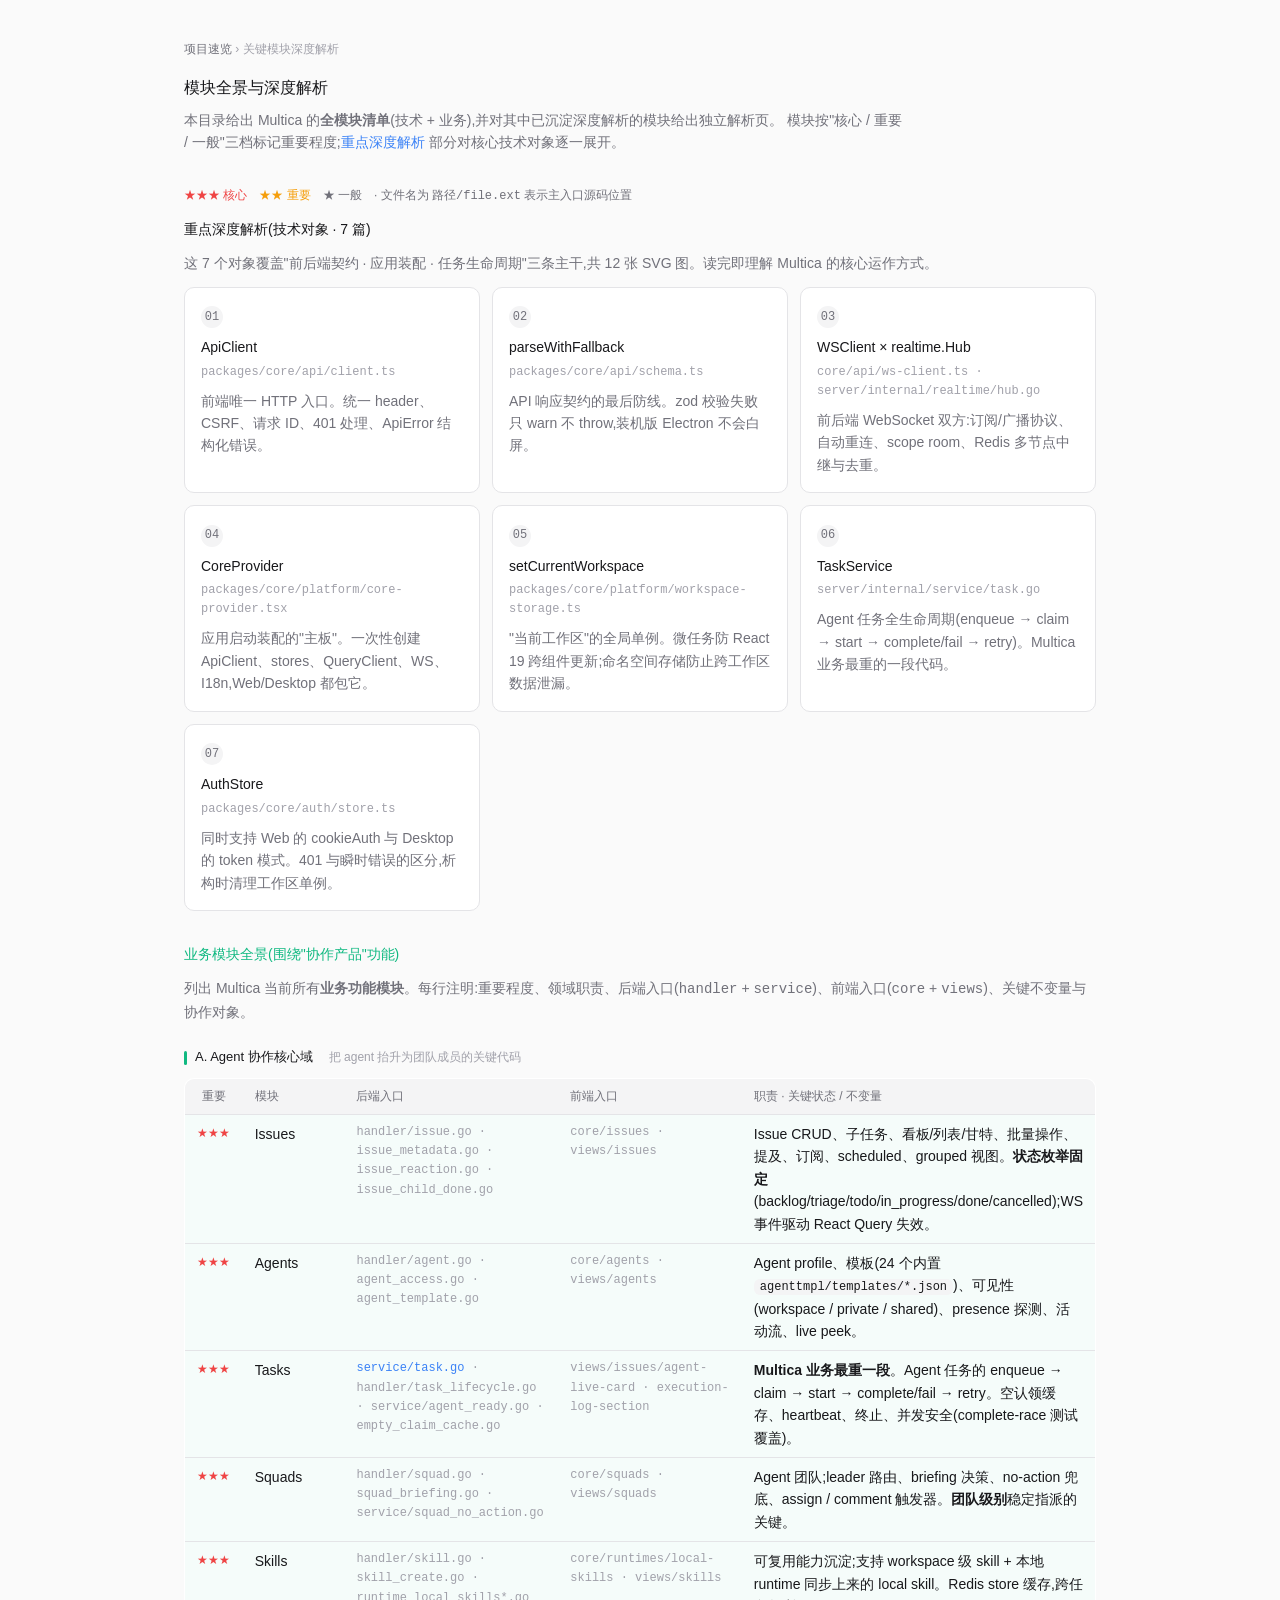
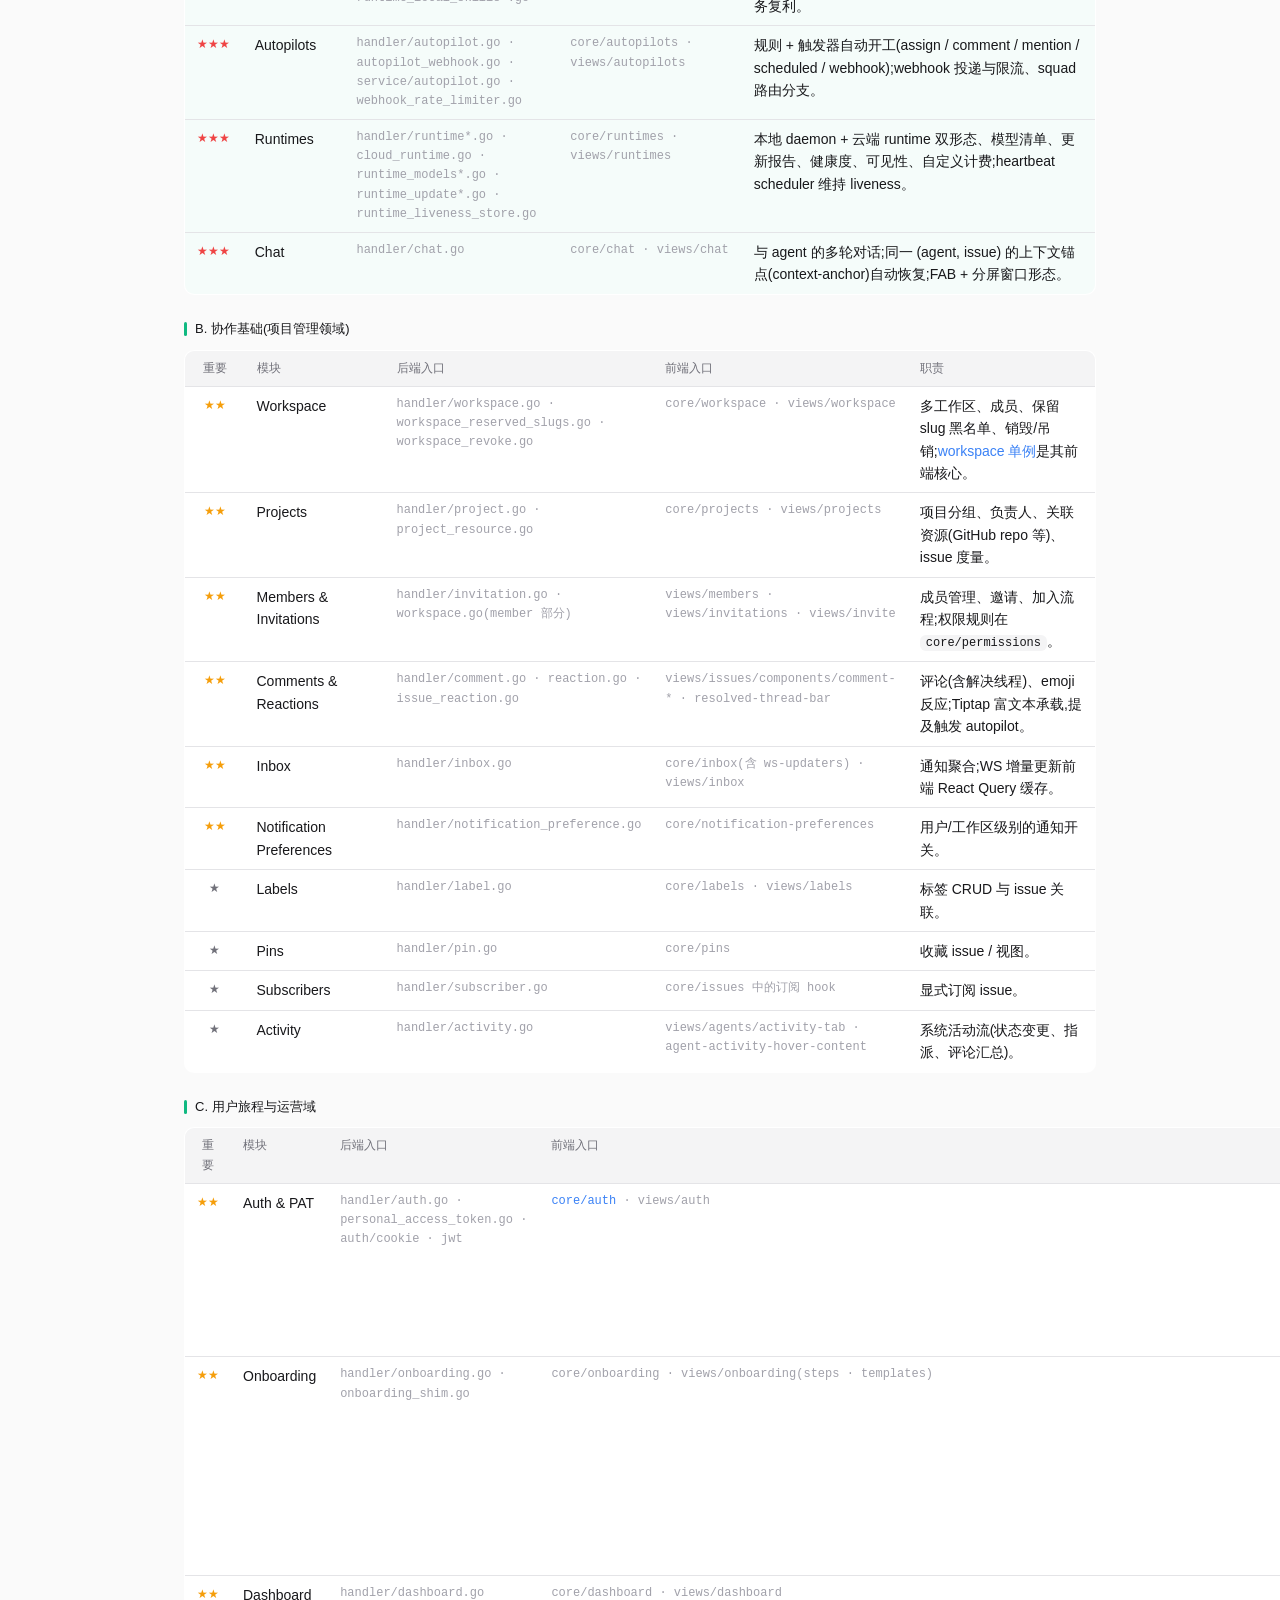
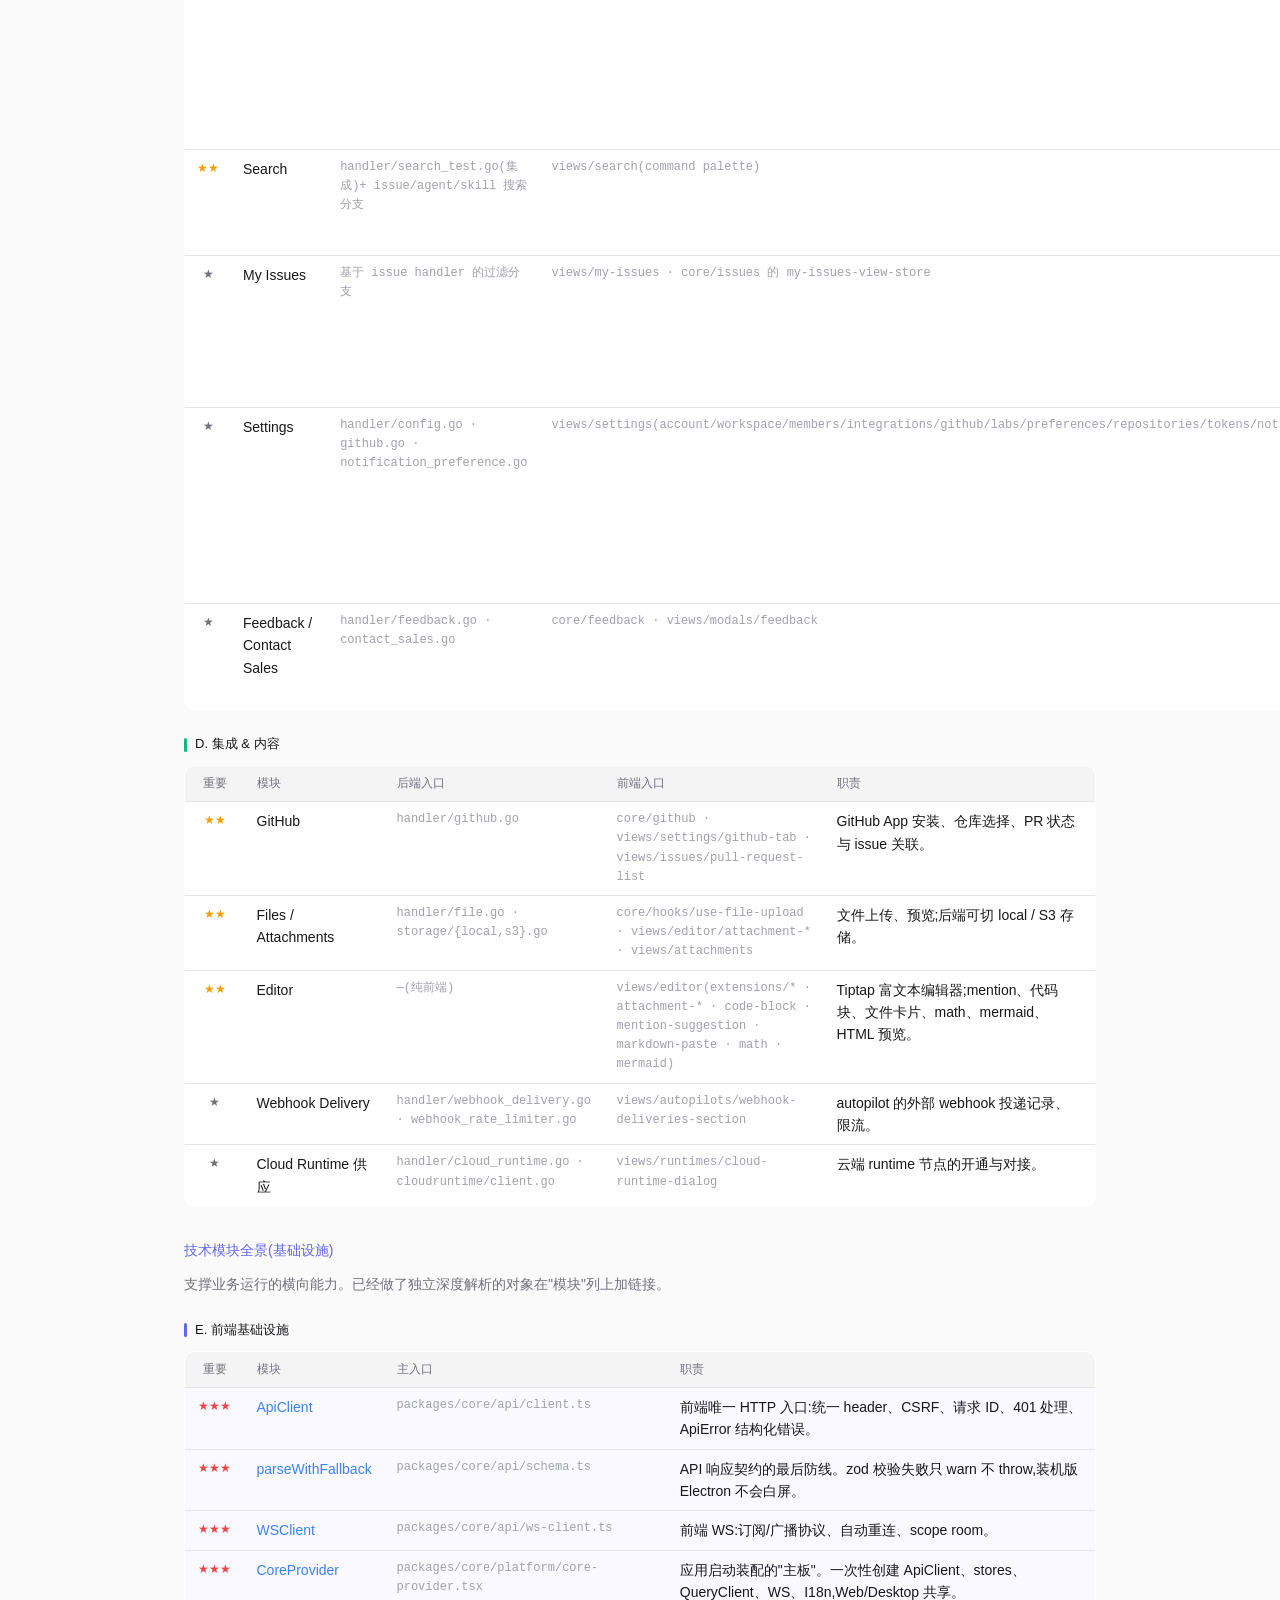
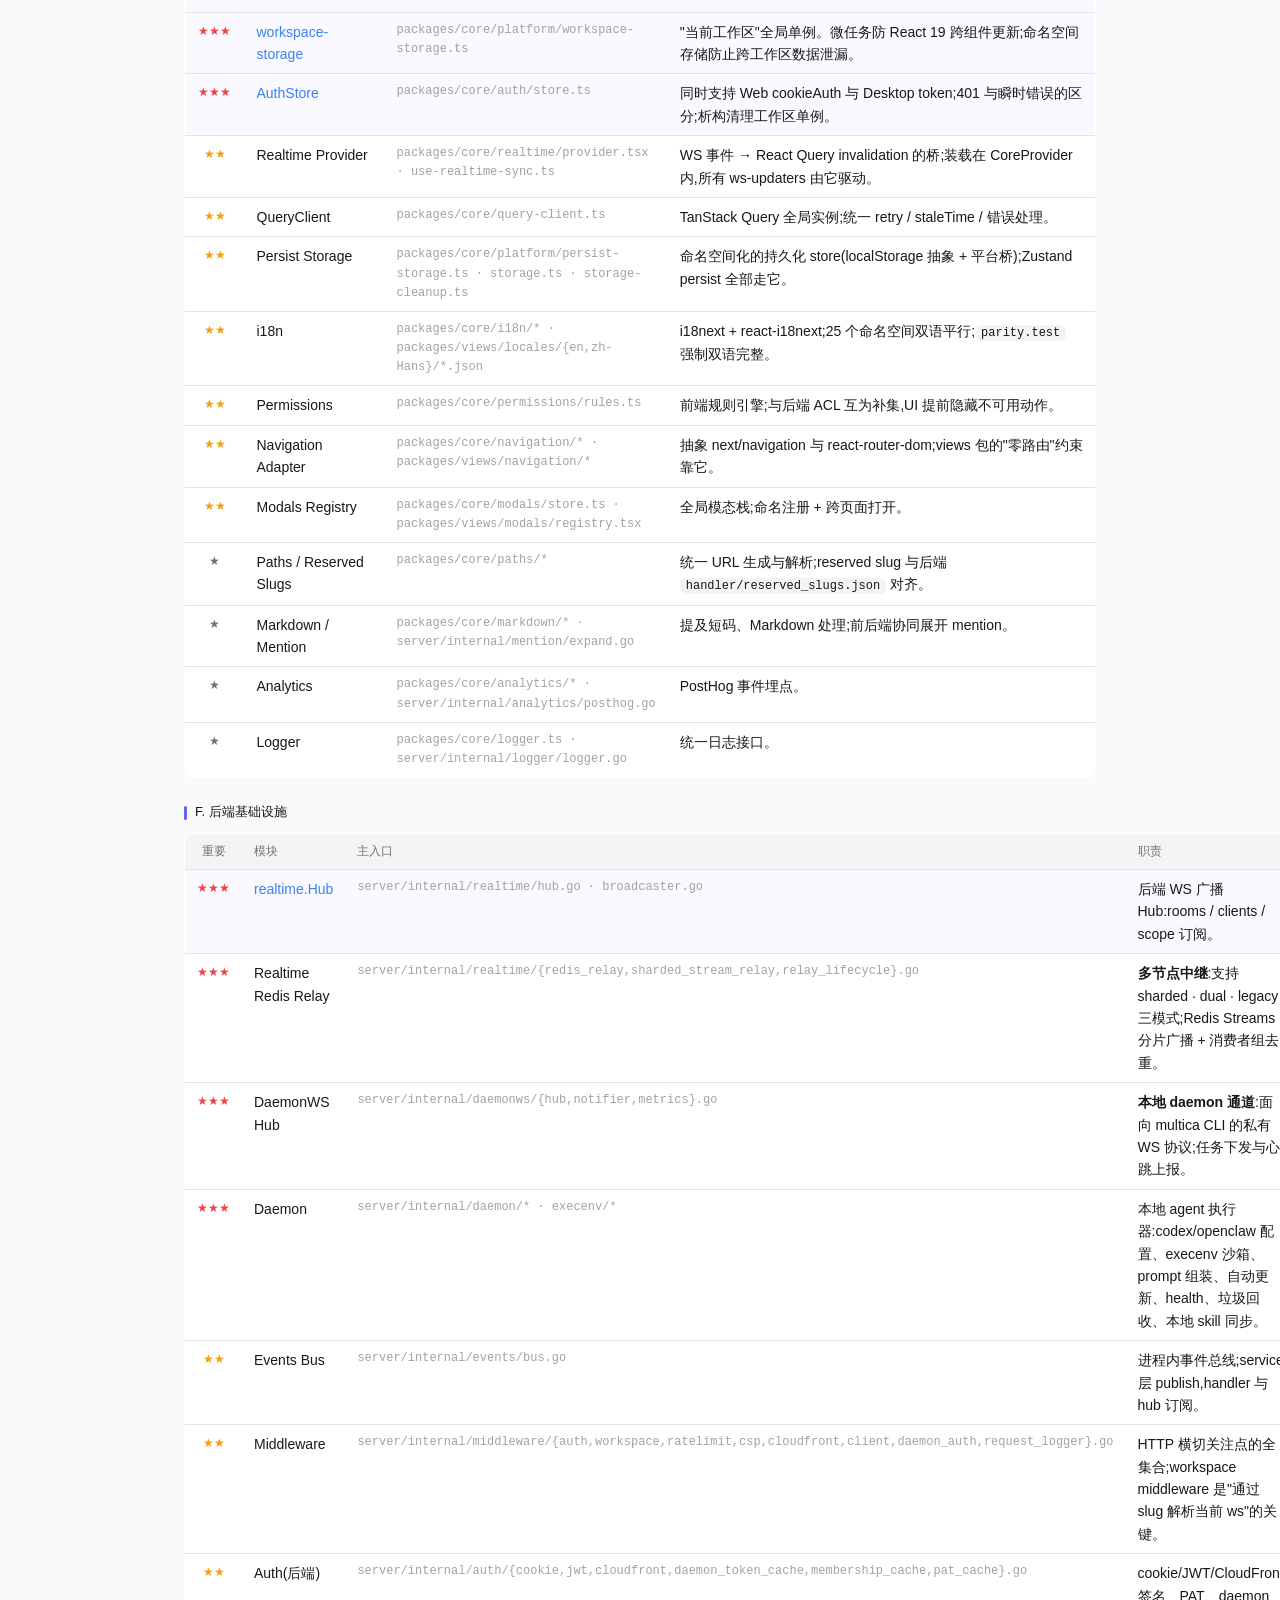
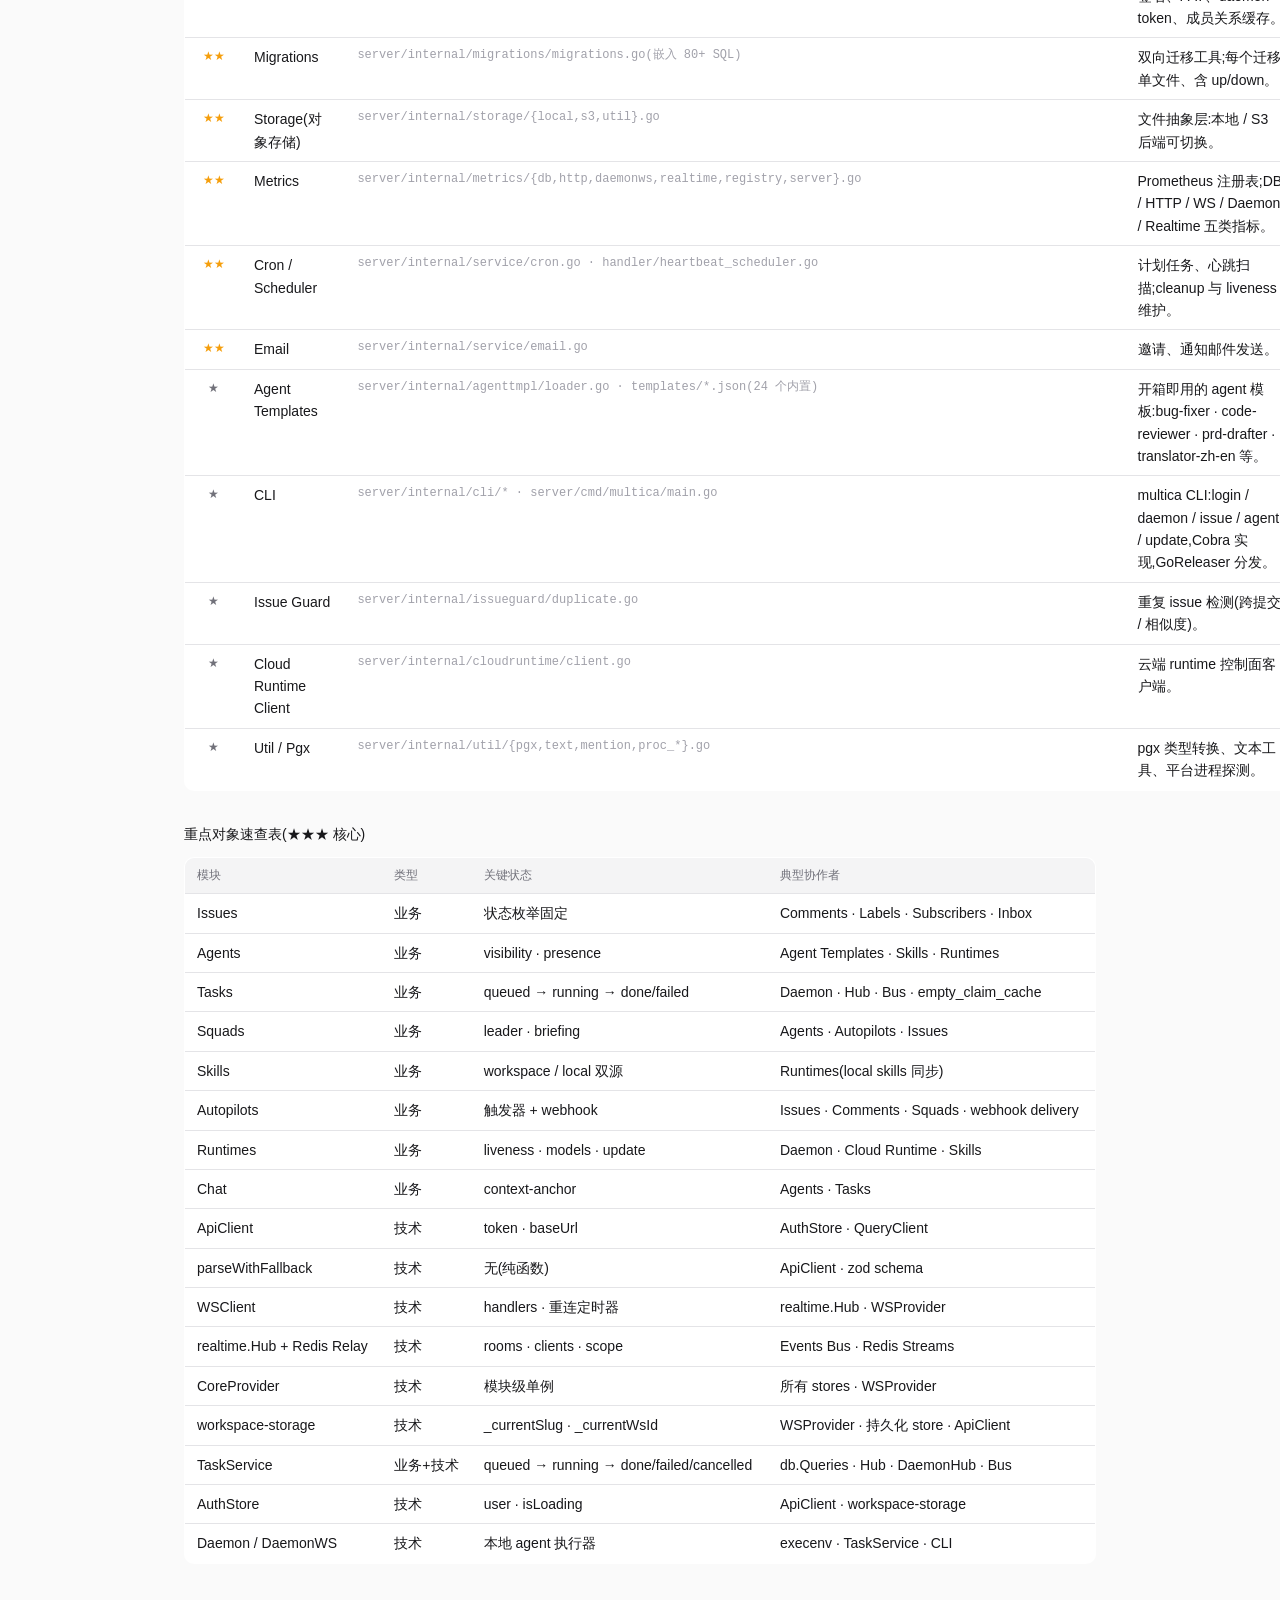
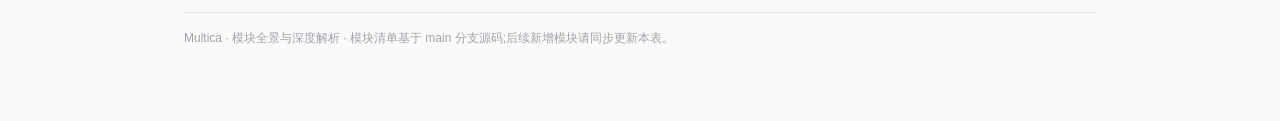
<file: docs/deep-dive/index.html>
<!DOCTYPE html>
<html lang="zh-Hans">
<head>
<meta charset="UTF-8" />
<meta name="viewport" content="width=device-width, initial-scale=1.0" />
<title>Multica · 关键模块深度解析</title>
<style>
  :root {
    --bg: #fafafa;
    --surface: #ffffff;
    --surface-2: #f4f4f5;
    --border: #e4e4e7;
    --border-strong: #d4d4d8;
    --fg: #18181b;
    --fg-muted: #71717a;
    --fg-subtle: #a1a1aa;
    --brand: #6366f1;
    --success: #10b981;
    --warning: #f59e0b;
    --info: #3b82f6;
    --destructive: #ef4444;
    --radius-md: 8px;
    --radius-lg: 10px;
    --radius-xl: 14px;
    --font-sans: -apple-system, BlinkMacSystemFont, "Inter", "Segoe UI",
      "PingFang SC", "Microsoft YaHei", "Noto Sans CJK SC", sans-serif;
    --font-mono: ui-monospace, SFMono-Regular, "Geist Mono", Menlo, Consolas,
      monospace;
  }
  @media (prefers-color-scheme: dark) {
    :root {
      --bg: #09090b; --surface: #111114; --surface-2: #18181b;
      --border: #27272a; --border-strong: #3f3f46;
      --fg: #fafafa; --fg-muted: #a1a1aa; --fg-subtle: #71717a;
      --brand: #818cf8;
    }
  }
  * { box-sizing: border-box; }
  body { margin: 0; background: var(--bg); color: var(--fg); font-family: var(--font-sans); font-size: 14px; line-height: 1.6; }
  a { color: var(--info); text-decoration: none; }
  a:hover { text-decoration: underline; }

  .container { max-width: 960px; margin: 0 auto; padding: 40px 24px 80px; }
  .breadcrumb { font-size: 12px; color: var(--fg-subtle); margin-bottom: 16px; }
  .breadcrumb a { color: var(--fg-muted); }
  h1 { font-size: 16px; font-weight: 500; margin: 0 0 8px; }
  .lede { color: var(--fg-muted); margin: 0 0 32px; max-width: 720px; }

  .toc-grid { display: grid; grid-template-columns: repeat(auto-fill, minmax(280px, 1fr)); gap: 12px; margin-bottom: 32px; }
  .toc-card {
    border: 1px solid var(--border);
    background: var(--surface);
    border-radius: var(--radius-lg);
    padding: 16px;
    transition: border-color 150ms;
    display: block;
    color: var(--fg);
  }
  .toc-card:hover { border-color: var(--border-strong); text-decoration: none; }
  .toc-num {
    display: inline-flex; align-items: center; justify-content: center;
    width: 22px; height: 22px;
    border-radius: 999px;
    background: var(--surface-2);
    color: var(--fg-muted);
    font-family: var(--font-mono); font-size: 12px;
    margin-bottom: 8px;
  }
  .toc-title { font-weight: 500; margin: 0 0 4px; font-size: 14px; }
  .toc-path { font-family: var(--font-mono); font-size: 12px; color: var(--fg-subtle); margin: 0 0 8px; }
  .toc-desc { color: var(--fg-muted); font-size: 14px; margin: 0; }

  section { margin-bottom: 32px; }
  section > h2 { font-size: 14px; font-weight: 500; margin: 0 0 12px; }
  table { width: 100%; border-collapse: collapse; border: 1px solid var(--border); border-radius: var(--radius-lg); overflow: hidden; font-size: 14px; background: var(--surface); }
  th, td { padding: 8px 12px; text-align: left; border-bottom: 1px solid var(--border); vertical-align: top; }
  th { background: var(--surface-2); font-weight: 500; color: var(--fg-muted); font-size: 12px; }
  tr:last-child td { border-bottom: none; }
  td code { font-family: var(--font-mono); font-size: 12px; background: var(--surface-2); padding: 1px 6px; border-radius: 6px; }

  .group-title {
    font-size: 13px; font-weight: 500;
    margin: 24px 0 10px;
    color: var(--fg);
    display: flex; align-items: center; gap: 8px;
  }
  .group-title::before {
    content: ""; width: 3px; height: 14px;
    background: var(--brand); border-radius: 2px;
  }
  .group-title.biz::before { background: var(--success); }
  .group-meta { color: var(--fg-subtle); font-size: 12px; font-weight: 400; margin-left: 8px; }

  .mod-table { width: 100%; }
  .mod-table th { font-weight: 500; }
  .mod-table th.col-imp { width: 60px; text-align: center; }
  .mod-table th.col-name { width: 140px; }
  .mod-table th.col-path { width: 220px; }
  .mod-table td.col-imp { text-align: center; font-size: 13px; }
  .mod-table td.col-name { font-weight: 500; }
  .mod-table td.col-path { font-family: var(--font-mono); font-size: 12px; color: var(--fg-subtle); }
  .mod-table tr.featured td.col-name a { color: var(--info); font-weight: 500; }
  .mod-table tr.featured { background: color-mix(in oklab, var(--brand) 4%, transparent); }
  .mod-table tr.featured-biz { background: color-mix(in oklab, var(--success) 4%, transparent); }

  .imp { display: inline-block; font-size: 12px; }
  .imp-3 { color: var(--destructive); font-weight: 500; }   /* 核心 */
  .imp-2 { color: var(--warning); font-weight: 500; }       /* 重要 */
  .imp-1 { color: var(--fg-muted); }                        /* 一般 */

  .legend { display: flex; gap: 12px; flex-wrap: wrap; margin: 8px 0 12px; font-size: 12px; color: var(--fg-muted); }
  .legend span.imp { display: inline-flex; align-items: center; gap: 4px; }

  footer { margin-top: 48px; padding-top: 16px; border-top: 1px solid var(--border); color: var(--fg-subtle); font-size: 12px; }
</style>
</head>
<body>
<div class="container">
  <div class="breadcrumb">
    <a href="../overview.html">项目速览</a> <span>›</span> <span>关键模块深度解析</span>
  </div>
  <h1>模块全景与深度解析</h1>
  <p class="lede">
    本目录给出 Multica 的<strong>全模块清单</strong>(技术 + 业务),并对其中已沉淀深度解析的模块给出独立解析页。
    模块按"核心 / 重要 / 一般"三档标记重要程度;<a href="#tech-featured">重点深度解析</a> 部分对核心技术对象逐一展开。
  </p>

  <div class="legend">
    <span class="imp imp-3">★★★ 核心</span>
    <span class="imp imp-2">★★ 重要</span>
    <span class="imp imp-1">★ 一般</span>
    <span>· 文件名为 <code>路径/file.ext</code> 表示主入口源码位置</span>
  </div>

  <!-- ========== 重点深度解析 ========== -->
  <section id="tech-featured">
    <h2>重点深度解析(技术对象 · 7 篇)</h2>
    <p style="color: var(--fg-muted); margin: 0 0 12px;">
      这 7 个对象覆盖"前后端契约 · 应用装配 · 任务生命周期"三条主干,共 12 张 SVG 图。读完即理解 Multica 的核心运作方式。
    </p>
    <div class="toc-grid">
      <a class="toc-card" href="01-api-client.html">
        <div class="toc-num">01</div>
        <div class="toc-title">ApiClient</div>
        <div class="toc-path">packages/core/api/client.ts</div>
        <p class="toc-desc">前端唯一 HTTP 入口。统一 header、CSRF、请求 ID、401 处理、ApiError 结构化错误。</p>
      </a>
      <a class="toc-card" href="02-parse-with-fallback.html">
        <div class="toc-num">02</div>
        <div class="toc-title">parseWithFallback</div>
        <div class="toc-path">packages/core/api/schema.ts</div>
        <p class="toc-desc">API 响应契约的最后防线。zod 校验失败只 warn 不 throw,装机版 Electron 不会白屏。</p>
      </a>
      <a class="toc-card" href="03-ws-client-and-hub.html">
        <div class="toc-num">03</div>
        <div class="toc-title">WSClient × realtime.Hub</div>
        <div class="toc-path">core/api/ws-client.ts · server/internal/realtime/hub.go</div>
        <p class="toc-desc">前后端 WebSocket 双方:订阅/广播协议、自动重连、scope room、Redis 多节点中继与去重。</p>
      </a>
      <a class="toc-card" href="04-core-provider.html">
        <div class="toc-num">04</div>
        <div class="toc-title">CoreProvider</div>
        <div class="toc-path">packages/core/platform/core-provider.tsx</div>
        <p class="toc-desc">应用启动装配的"主板"。一次性创建 ApiClient、stores、QueryClient、WS、I18n,Web/Desktop 都包它。</p>
      </a>
      <a class="toc-card" href="05-workspace-storage.html">
        <div class="toc-num">05</div>
        <div class="toc-title">setCurrentWorkspace</div>
        <div class="toc-path">packages/core/platform/workspace-storage.ts</div>
        <p class="toc-desc">"当前工作区"的全局单例。微任务防 React 19 跨组件更新;命名空间存储防止跨工作区数据泄漏。</p>
      </a>
      <a class="toc-card" href="06-task-service.html">
        <div class="toc-num">06</div>
        <div class="toc-title">TaskService</div>
        <div class="toc-path">server/internal/service/task.go</div>
        <p class="toc-desc">Agent 任务全生命周期(enqueue → claim → start → complete/fail → retry)。Multica 业务最重的一段代码。</p>
      </a>
      <a class="toc-card" href="07-auth-store.html">
        <div class="toc-num">07</div>
        <div class="toc-title">AuthStore</div>
        <div class="toc-path">packages/core/auth/store.ts</div>
        <p class="toc-desc">同时支持 Web 的 cookieAuth 与 Desktop 的 token 模式。401 与瞬时错误的区分,析构时清理工作区单例。</p>
      </a>
    </div>
  </section>

  <!-- ========== 业务模块全景 ========== -->
  <section id="biz-modules">
    <h2 style="color: var(--success);">业务模块全景(围绕"协作产品"功能)</h2>
    <p style="color: var(--fg-muted); margin: 0 0 12px;">
      列出 Multica 当前所有<strong>业务功能模块</strong>。每行注明:重要程度、领域职责、后端入口(<code>handler</code> + <code>service</code>)、前端入口(<code>core</code> + <code>views</code>)、关键不变量与协作对象。
    </p>

    <h3 class="group-title biz">A. Agent 协作核心域 <span class="group-meta">把 agent 抬升为团队成员的关键代码</span></h3>
    <table class="mod-table">
      <thead>
        <tr>
          <th class="col-imp">重要</th>
          <th class="col-name">模块</th>
          <th class="col-path">后端入口</th>
          <th class="col-path">前端入口</th>
          <th>职责 · 关键状态 / 不变量</th>
        </tr>
      </thead>
      <tbody>
        <tr class="featured-biz">
          <td class="col-imp"><span class="imp imp-3">★★★</span></td>
          <td class="col-name">Issues</td>
          <td class="col-path">handler/issue.go · issue_metadata.go · issue_reaction.go · issue_child_done.go</td>
          <td class="col-path">core/issues · views/issues</td>
          <td>Issue CRUD、子任务、看板/列表/甘特、批量操作、提及、订阅、scheduled、grouped 视图。<strong>状态枚举固定</strong>(backlog/triage/todo/in_progress/done/cancelled);WS 事件驱动 React Query 失效。</td>
        </tr>
        <tr class="featured-biz">
          <td class="col-imp"><span class="imp imp-3">★★★</span></td>
          <td class="col-name">Agents</td>
          <td class="col-path">handler/agent.go · agent_access.go · agent_template.go</td>
          <td class="col-path">core/agents · views/agents</td>
          <td>Agent profile、模板(24 个内置 <code>agenttmpl/templates/*.json</code>)、可见性(workspace / private / shared)、presence 探测、活动流、live peek。</td>
        </tr>
        <tr class="featured-biz">
          <td class="col-imp"><span class="imp imp-3">★★★</span></td>
          <td class="col-name">Tasks</td>
          <td class="col-path"><a href="06-task-service.html">service/task.go</a> · handler/task_lifecycle.go · service/agent_ready.go · empty_claim_cache.go</td>
          <td class="col-path">views/issues/agent-live-card · execution-log-section</td>
          <td><strong>Multica 业务最重一段</strong>。Agent 任务的 enqueue → claim → start → complete/fail → retry。空认领缓存、heartbeat、终止、并发安全(complete-race 测试覆盖)。</td>
        </tr>
        <tr class="featured-biz">
          <td class="col-imp"><span class="imp imp-3">★★★</span></td>
          <td class="col-name">Squads</td>
          <td class="col-path">handler/squad.go · squad_briefing.go · service/squad_no_action.go</td>
          <td class="col-path">core/squads · views/squads</td>
          <td>Agent 团队;leader 路由、briefing 决策、no-action 兜底、assign / comment 触发器。<strong>团队级别</strong>稳定指派的关键。</td>
        </tr>
        <tr class="featured-biz">
          <td class="col-imp"><span class="imp imp-3">★★★</span></td>
          <td class="col-name">Skills</td>
          <td class="col-path">handler/skill.go · skill_create.go · runtime_local_skills*.go</td>
          <td class="col-path">core/runtimes/local-skills · views/skills</td>
          <td>可复用能力沉淀;支持 workspace 级 skill + 本地 runtime 同步上来的 local skill。Redis store 缓存,跨任务复利。</td>
        </tr>
        <tr class="featured-biz">
          <td class="col-imp"><span class="imp imp-3">★★★</span></td>
          <td class="col-name">Autopilots</td>
          <td class="col-path">handler/autopilot.go · autopilot_webhook.go · service/autopilot.go · webhook_rate_limiter.go</td>
          <td class="col-path">core/autopilots · views/autopilots</td>
          <td>规则 + 触发器自动开工(assign / comment / mention / scheduled / webhook);webhook 投递与限流、squad 路由分支。</td>
        </tr>
        <tr class="featured-biz">
          <td class="col-imp"><span class="imp imp-3">★★★</span></td>
          <td class="col-name">Runtimes</td>
          <td class="col-path">handler/runtime*.go · cloud_runtime.go · runtime_models*.go · runtime_update*.go · runtime_liveness_store.go</td>
          <td class="col-path">core/runtimes · views/runtimes</td>
          <td>本地 daemon + 云端 runtime 双形态、模型清单、更新报告、健康度、可见性、自定义计费;heartbeat scheduler 维持 liveness。</td>
        </tr>
        <tr class="featured-biz">
          <td class="col-imp"><span class="imp imp-3">★★★</span></td>
          <td class="col-name">Chat</td>
          <td class="col-path">handler/chat.go</td>
          <td class="col-path">core/chat · views/chat</td>
          <td>与 agent 的多轮对话;同一 (agent, issue) 的上下文锚点(context-anchor)自动恢复;FAB + 分屏窗口形态。</td>
        </tr>
      </tbody>
    </table>

    <h3 class="group-title biz">B. 协作基础(项目管理领域)</h3>
    <table class="mod-table">
      <thead>
        <tr>
          <th class="col-imp">重要</th>
          <th class="col-name">模块</th>
          <th class="col-path">后端入口</th>
          <th class="col-path">前端入口</th>
          <th>职责</th>
        </tr>
      </thead>
      <tbody>
        <tr>
          <td class="col-imp"><span class="imp imp-2">★★</span></td>
          <td class="col-name">Workspace</td>
          <td class="col-path">handler/workspace.go · workspace_reserved_slugs.go · workspace_revoke.go</td>
          <td class="col-path">core/workspace · views/workspace</td>
          <td>多工作区、成员、保留 slug 黑名单、销毁/吊销;<a href="05-workspace-storage.html">workspace 单例</a>是其前端核心。</td>
        </tr>
        <tr>
          <td class="col-imp"><span class="imp imp-2">★★</span></td>
          <td class="col-name">Projects</td>
          <td class="col-path">handler/project.go · project_resource.go</td>
          <td class="col-path">core/projects · views/projects</td>
          <td>项目分组、负责人、关联资源(GitHub repo 等)、issue 度量。</td>
        </tr>
        <tr>
          <td class="col-imp"><span class="imp imp-2">★★</span></td>
          <td class="col-name">Members & Invitations</td>
          <td class="col-path">handler/invitation.go · workspace.go(member 部分)</td>
          <td class="col-path">views/members · views/invitations · views/invite</td>
          <td>成员管理、邀请、加入流程;权限规则在 <code>core/permissions</code>。</td>
        </tr>
        <tr>
          <td class="col-imp"><span class="imp imp-2">★★</span></td>
          <td class="col-name">Comments & Reactions</td>
          <td class="col-path">handler/comment.go · reaction.go · issue_reaction.go</td>
          <td class="col-path">views/issues/components/comment-* · resolved-thread-bar</td>
          <td>评论(含解决线程)、emoji 反应;Tiptap 富文本承载,提及触发 autopilot。</td>
        </tr>
        <tr>
          <td class="col-imp"><span class="imp imp-2">★★</span></td>
          <td class="col-name">Inbox</td>
          <td class="col-path">handler/inbox.go</td>
          <td class="col-path">core/inbox(含 ws-updaters) · views/inbox</td>
          <td>通知聚合;WS 增量更新前端 React Query 缓存。</td>
        </tr>
        <tr>
          <td class="col-imp"><span class="imp imp-2">★★</span></td>
          <td class="col-name">Notification Preferences</td>
          <td class="col-path">handler/notification_preference.go</td>
          <td class="col-path">core/notification-preferences</td>
          <td>用户/工作区级别的通知开关。</td>
        </tr>
        <tr>
          <td class="col-imp"><span class="imp imp-1">★</span></td>
          <td class="col-name">Labels</td>
          <td class="col-path">handler/label.go</td>
          <td class="col-path">core/labels · views/labels</td>
          <td>标签 CRUD 与 issue 关联。</td>
        </tr>
        <tr>
          <td class="col-imp"><span class="imp imp-1">★</span></td>
          <td class="col-name">Pins</td>
          <td class="col-path">handler/pin.go</td>
          <td class="col-path">core/pins</td>
          <td>收藏 issue / 视图。</td>
        </tr>
        <tr>
          <td class="col-imp"><span class="imp imp-1">★</span></td>
          <td class="col-name">Subscribers</td>
          <td class="col-path">handler/subscriber.go</td>
          <td class="col-path">core/issues 中的订阅 hook</td>
          <td>显式订阅 issue。</td>
        </tr>
        <tr>
          <td class="col-imp"><span class="imp imp-1">★</span></td>
          <td class="col-name">Activity</td>
          <td class="col-path">handler/activity.go</td>
          <td class="col-path">views/agents/activity-tab · agent-activity-hover-content</td>
          <td>系统活动流(状态变更、指派、评论汇总)。</td>
        </tr>
      </tbody>
    </table>

    <h3 class="group-title biz">C. 用户旅程与运营域</h3>
    <table class="mod-table">
      <thead>
        <tr>
          <th class="col-imp">重要</th>
          <th class="col-name">模块</th>
          <th class="col-path">后端入口</th>
          <th class="col-path">前端入口</th>
          <th>职责</th>
        </tr>
      </thead>
      <tbody>
        <tr>
          <td class="col-imp"><span class="imp imp-2">★★</span></td>
          <td class="col-name">Auth & PAT</td>
          <td class="col-path">handler/auth.go · personal_access_token.go · auth/cookie · jwt</td>
          <td class="col-path"><a href="07-auth-store.html">core/auth</a> · views/auth</td>
          <td>登录、注册、PAT;Web cookie / Desktop token 双模式。</td>
        </tr>
        <tr>
          <td class="col-imp"><span class="imp imp-2">★★</span></td>
          <td class="col-name">Onboarding</td>
          <td class="col-path">handler/onboarding.go · onboarding_shim.go</td>
          <td class="col-path">core/onboarding · views/onboarding(steps · templates)</td>
          <td>新用户引导:角色 / 来源 / 用例 / 平台 / runtime 接入 / 第一个 issue;模板推荐。</td>
        </tr>
        <tr>
          <td class="col-imp"><span class="imp imp-2">★★</span></td>
          <td class="col-name">Dashboard</td>
          <td class="col-path">handler/dashboard.go</td>
          <td class="col-path">core/dashboard · views/dashboard</td>
          <td>工作区仪表盘:活跃 agent、近期任务、统计图。</td>
        </tr>
        <tr>
          <td class="col-imp"><span class="imp imp-2">★★</span></td>
          <td class="col-name">Search</td>
          <td class="col-path">handler/search_test.go(集成)+ issue/agent/skill 搜索分支</td>
          <td class="col-path">views/search(command palette)</td>
          <td>全局搜索;命令面板形态。</td>
        </tr>
        <tr>
          <td class="col-imp"><span class="imp imp-1">★</span></td>
          <td class="col-name">My Issues</td>
          <td class="col-path">基于 issue handler 的过滤分支</td>
          <td class="col-path">views/my-issues · core/issues 的 my-issues-view-store</td>
          <td>"分配给我"的视图;独立持久化 view store。</td>
        </tr>
        <tr>
          <td class="col-imp"><span class="imp imp-1">★</span></td>
          <td class="col-name">Settings</td>
          <td class="col-path">handler/config.go · github.go · notification_preference.go</td>
          <td class="col-path">views/settings(account/workspace/members/integrations/github/labs/preferences/repositories/tokens/notifications)</td>
          <td>账户/工作区/集成/偏好/仓库/PAT 等设置面板的聚合页。</td>
        </tr>
        <tr>
          <td class="col-imp"><span class="imp imp-1">★</span></td>
          <td class="col-name">Feedback / Contact Sales</td>
          <td class="col-path">handler/feedback.go · contact_sales.go</td>
          <td class="col-path">core/feedback · views/modals/feedback</td>
          <td>用户反馈、销售线索表单。</td>
        </tr>
      </tbody>
    </table>

    <h3 class="group-title biz">D. 集成 & 内容</h3>
    <table class="mod-table">
      <thead>
        <tr>
          <th class="col-imp">重要</th>
          <th class="col-name">模块</th>
          <th class="col-path">后端入口</th>
          <th class="col-path">前端入口</th>
          <th>职责</th>
        </tr>
      </thead>
      <tbody>
        <tr>
          <td class="col-imp"><span class="imp imp-2">★★</span></td>
          <td class="col-name">GitHub</td>
          <td class="col-path">handler/github.go</td>
          <td class="col-path">core/github · views/settings/github-tab · views/issues/pull-request-list</td>
          <td>GitHub App 安装、仓库选择、PR 状态与 issue 关联。</td>
        </tr>
        <tr>
          <td class="col-imp"><span class="imp imp-2">★★</span></td>
          <td class="col-name">Files / Attachments</td>
          <td class="col-path">handler/file.go · storage/{local,s3}.go</td>
          <td class="col-path">core/hooks/use-file-upload · views/editor/attachment-* · views/attachments</td>
          <td>文件上传、预览;后端可切 local / S3 存储。</td>
        </tr>
        <tr>
          <td class="col-imp"><span class="imp imp-2">★★</span></td>
          <td class="col-name">Editor</td>
          <td class="col-path">—(纯前端)</td>
          <td class="col-path">views/editor(extensions/* · attachment-* · code-block · mention-suggestion · markdown-paste · math · mermaid)</td>
          <td>Tiptap 富文本编辑器;mention、代码块、文件卡片、math、mermaid、HTML 预览。</td>
        </tr>
        <tr>
          <td class="col-imp"><span class="imp imp-1">★</span></td>
          <td class="col-name">Webhook Delivery</td>
          <td class="col-path">handler/webhook_delivery.go · webhook_rate_limiter.go</td>
          <td class="col-path">views/autopilots/webhook-deliveries-section</td>
          <td>autopilot 的外部 webhook 投递记录、限流。</td>
        </tr>
        <tr>
          <td class="col-imp"><span class="imp imp-1">★</span></td>
          <td class="col-name">Cloud Runtime 供应</td>
          <td class="col-path">handler/cloud_runtime.go · cloudruntime/client.go</td>
          <td class="col-path">views/runtimes/cloud-runtime-dialog</td>
          <td>云端 runtime 节点的开通与对接。</td>
        </tr>
      </tbody>
    </table>
  </section>

  <!-- ========== 技术模块全景 ========== -->
  <section id="tech-modules">
    <h2 style="color: var(--brand);">技术模块全景(基础设施)</h2>
    <p style="color: var(--fg-muted); margin: 0 0 12px;">支撑业务运行的横向能力。已经做了独立深度解析的对象在"模块"列上加链接。</p>

    <h3 class="group-title">E. 前端基础设施</h3>
    <table class="mod-table">
      <thead>
        <tr>
          <th class="col-imp">重要</th>
          <th class="col-name">模块</th>
          <th class="col-path">主入口</th>
          <th>职责</th>
        </tr>
      </thead>
      <tbody>
        <tr class="featured">
          <td class="col-imp"><span class="imp imp-3">★★★</span></td>
          <td class="col-name"><a href="01-api-client.html">ApiClient</a></td>
          <td class="col-path">packages/core/api/client.ts</td>
          <td>前端唯一 HTTP 入口:统一 header、CSRF、请求 ID、401 处理、ApiError 结构化错误。</td>
        </tr>
        <tr class="featured">
          <td class="col-imp"><span class="imp imp-3">★★★</span></td>
          <td class="col-name"><a href="02-parse-with-fallback.html">parseWithFallback</a></td>
          <td class="col-path">packages/core/api/schema.ts</td>
          <td>API 响应契约的最后防线。zod 校验失败只 warn 不 throw,装机版 Electron 不会白屏。</td>
        </tr>
        <tr class="featured">
          <td class="col-imp"><span class="imp imp-3">★★★</span></td>
          <td class="col-name"><a href="03-ws-client-and-hub.html">WSClient</a></td>
          <td class="col-path">packages/core/api/ws-client.ts</td>
          <td>前端 WS:订阅/广播协议、自动重连、scope room。</td>
        </tr>
        <tr class="featured">
          <td class="col-imp"><span class="imp imp-3">★★★</span></td>
          <td class="col-name"><a href="04-core-provider.html">CoreProvider</a></td>
          <td class="col-path">packages/core/platform/core-provider.tsx</td>
          <td>应用启动装配的"主板"。一次性创建 ApiClient、stores、QueryClient、WS、I18n,Web/Desktop 共享。</td>
        </tr>
        <tr class="featured">
          <td class="col-imp"><span class="imp imp-3">★★★</span></td>
          <td class="col-name"><a href="05-workspace-storage.html">workspace-storage</a></td>
          <td class="col-path">packages/core/platform/workspace-storage.ts</td>
          <td>"当前工作区"全局单例。微任务防 React 19 跨组件更新;命名空间存储防止跨工作区数据泄漏。</td>
        </tr>
        <tr class="featured">
          <td class="col-imp"><span class="imp imp-3">★★★</span></td>
          <td class="col-name"><a href="07-auth-store.html">AuthStore</a></td>
          <td class="col-path">packages/core/auth/store.ts</td>
          <td>同时支持 Web cookieAuth 与 Desktop token;401 与瞬时错误的区分;析构清理工作区单例。</td>
        </tr>
        <tr>
          <td class="col-imp"><span class="imp imp-2">★★</span></td>
          <td class="col-name">Realtime Provider</td>
          <td class="col-path">packages/core/realtime/provider.tsx · use-realtime-sync.ts</td>
          <td>WS 事件 → React Query invalidation 的桥;装载在 CoreProvider 内,所有 ws-updaters 由它驱动。</td>
        </tr>
        <tr>
          <td class="col-imp"><span class="imp imp-2">★★</span></td>
          <td class="col-name">QueryClient</td>
          <td class="col-path">packages/core/query-client.ts</td>
          <td>TanStack Query 全局实例;统一 retry / staleTime / 错误处理。</td>
        </tr>
        <tr>
          <td class="col-imp"><span class="imp imp-2">★★</span></td>
          <td class="col-name">Persist Storage</td>
          <td class="col-path">packages/core/platform/persist-storage.ts · storage.ts · storage-cleanup.ts</td>
          <td>命名空间化的持久化 store(localStorage 抽象 + 平台桥);Zustand persist 全部走它。</td>
        </tr>
        <tr>
          <td class="col-imp"><span class="imp imp-2">★★</span></td>
          <td class="col-name">i18n</td>
          <td class="col-path">packages/core/i18n/* · packages/views/locales/{en,zh-Hans}/*.json</td>
          <td>i18next + react-i18next;25 个命名空间双语平行;<code>parity.test</code> 强制双语完整。</td>
        </tr>
        <tr>
          <td class="col-imp"><span class="imp imp-2">★★</span></td>
          <td class="col-name">Permissions</td>
          <td class="col-path">packages/core/permissions/rules.ts</td>
          <td>前端规则引擎;与后端 ACL 互为补集,UI 提前隐藏不可用动作。</td>
        </tr>
        <tr>
          <td class="col-imp"><span class="imp imp-2">★★</span></td>
          <td class="col-name">Navigation Adapter</td>
          <td class="col-path">packages/core/navigation/* · packages/views/navigation/*</td>
          <td>抽象 next/navigation 与 react-router-dom;views 包的"零路由"约束靠它。</td>
        </tr>
        <tr>
          <td class="col-imp"><span class="imp imp-2">★★</span></td>
          <td class="col-name">Modals Registry</td>
          <td class="col-path">packages/core/modals/store.ts · packages/views/modals/registry.tsx</td>
          <td>全局模态栈;命名注册 + 跨页面打开。</td>
        </tr>
        <tr>
          <td class="col-imp"><span class="imp imp-1">★</span></td>
          <td class="col-name">Paths / Reserved Slugs</td>
          <td class="col-path">packages/core/paths/*</td>
          <td>统一 URL 生成与解析;reserved slug 与后端 <code>handler/reserved_slugs.json</code> 对齐。</td>
        </tr>
        <tr>
          <td class="col-imp"><span class="imp imp-1">★</span></td>
          <td class="col-name">Markdown / Mention</td>
          <td class="col-path">packages/core/markdown/* · server/internal/mention/expand.go</td>
          <td>提及短码、Markdown 处理;前后端协同展开 mention。</td>
        </tr>
        <tr>
          <td class="col-imp"><span class="imp imp-1">★</span></td>
          <td class="col-name">Analytics</td>
          <td class="col-path">packages/core/analytics/* · server/internal/analytics/posthog.go</td>
          <td>PostHog 事件埋点。</td>
        </tr>
        <tr>
          <td class="col-imp"><span class="imp imp-1">★</span></td>
          <td class="col-name">Logger</td>
          <td class="col-path">packages/core/logger.ts · server/internal/logger/logger.go</td>
          <td>统一日志接口。</td>
        </tr>
      </tbody>
    </table>

    <h3 class="group-title">F. 后端基础设施</h3>
    <table class="mod-table">
      <thead>
        <tr>
          <th class="col-imp">重要</th>
          <th class="col-name">模块</th>
          <th class="col-path">主入口</th>
          <th>职责</th>
        </tr>
      </thead>
      <tbody>
        <tr class="featured">
          <td class="col-imp"><span class="imp imp-3">★★★</span></td>
          <td class="col-name"><a href="03-ws-client-and-hub.html">realtime.Hub</a></td>
          <td class="col-path">server/internal/realtime/hub.go · broadcaster.go</td>
          <td>后端 WS 广播 Hub:rooms / clients / scope 订阅。</td>
        </tr>
        <tr>
          <td class="col-imp"><span class="imp imp-3">★★★</span></td>
          <td class="col-name">Realtime Redis Relay</td>
          <td class="col-path">server/internal/realtime/{redis_relay,sharded_stream_relay,relay_lifecycle}.go</td>
          <td><strong>多节点中继</strong>:支持 sharded · dual · legacy 三模式;Redis Streams 分片广播 + 消费者组去重。</td>
        </tr>
        <tr>
          <td class="col-imp"><span class="imp imp-3">★★★</span></td>
          <td class="col-name">DaemonWS Hub</td>
          <td class="col-path">server/internal/daemonws/{hub,notifier,metrics}.go</td>
          <td><strong>本地 daemon 通道</strong>:面向 multica CLI 的私有 WS 协议;任务下发与心跳上报。</td>
        </tr>
        <tr>
          <td class="col-imp"><span class="imp imp-3">★★★</span></td>
          <td class="col-name">Daemon</td>
          <td class="col-path">server/internal/daemon/* · execenv/*</td>
          <td>本地 agent 执行器:codex/openclaw 配置、execenv 沙箱、prompt 组装、自动更新、health、垃圾回收、本地 skill 同步。</td>
        </tr>
        <tr>
          <td class="col-imp"><span class="imp imp-2">★★</span></td>
          <td class="col-name">Events Bus</td>
          <td class="col-path">server/internal/events/bus.go</td>
          <td>进程内事件总线;service 层 publish,handler 与 hub 订阅。</td>
        </tr>
        <tr>
          <td class="col-imp"><span class="imp imp-2">★★</span></td>
          <td class="col-name">Middleware</td>
          <td class="col-path">server/internal/middleware/{auth,workspace,ratelimit,csp,cloudfront,client,daemon_auth,request_logger}.go</td>
          <td>HTTP 横切关注点的全集合;workspace middleware 是"通过 slug 解析当前 ws"的关键。</td>
        </tr>
        <tr>
          <td class="col-imp"><span class="imp imp-2">★★</span></td>
          <td class="col-name">Auth(后端)</td>
          <td class="col-path">server/internal/auth/{cookie,jwt,cloudfront,daemon_token_cache,membership_cache,pat_cache}.go</td>
          <td>cookie/JWT/CloudFront 签名、PAT、daemon token、成员关系缓存。</td>
        </tr>
        <tr>
          <td class="col-imp"><span class="imp imp-2">★★</span></td>
          <td class="col-name">Migrations</td>
          <td class="col-path">server/internal/migrations/migrations.go(嵌入 80+ SQL)</td>
          <td>双向迁移工具;每个迁移单文件、含 up/down。</td>
        </tr>
        <tr>
          <td class="col-imp"><span class="imp imp-2">★★</span></td>
          <td class="col-name">Storage(对象存储)</td>
          <td class="col-path">server/internal/storage/{local,s3,util}.go</td>
          <td>文件抽象层:本地 / S3 后端可切换。</td>
        </tr>
        <tr>
          <td class="col-imp"><span class="imp imp-2">★★</span></td>
          <td class="col-name">Metrics</td>
          <td class="col-path">server/internal/metrics/{db,http,daemonws,realtime,registry,server}.go</td>
          <td>Prometheus 注册表;DB / HTTP / WS / Daemon / Realtime 五类指标。</td>
        </tr>
        <tr>
          <td class="col-imp"><span class="imp imp-2">★★</span></td>
          <td class="col-name">Cron / Scheduler</td>
          <td class="col-path">server/internal/service/cron.go · handler/heartbeat_scheduler.go</td>
          <td>计划任务、心跳扫描;cleanup 与 liveness 维护。</td>
        </tr>
        <tr>
          <td class="col-imp"><span class="imp imp-2">★★</span></td>
          <td class="col-name">Email</td>
          <td class="col-path">server/internal/service/email.go</td>
          <td>邀请、通知邮件发送。</td>
        </tr>
        <tr>
          <td class="col-imp"><span class="imp imp-1">★</span></td>
          <td class="col-name">Agent Templates</td>
          <td class="col-path">server/internal/agenttmpl/loader.go · templates/*.json(24 个内置)</td>
          <td>开箱即用的 agent 模板:bug-fixer · code-reviewer · prd-drafter · translator-zh-en 等。</td>
        </tr>
        <tr>
          <td class="col-imp"><span class="imp imp-1">★</span></td>
          <td class="col-name">CLI</td>
          <td class="col-path">server/internal/cli/* · server/cmd/multica/main.go</td>
          <td>multica CLI:login / daemon / issue / agent / update,Cobra 实现,GoReleaser 分发。</td>
        </tr>
        <tr>
          <td class="col-imp"><span class="imp imp-1">★</span></td>
          <td class="col-name">Issue Guard</td>
          <td class="col-path">server/internal/issueguard/duplicate.go</td>
          <td>重复 issue 检测(跨提交 / 相似度)。</td>
        </tr>
        <tr>
          <td class="col-imp"><span class="imp imp-1">★</span></td>
          <td class="col-name">Cloud Runtime Client</td>
          <td class="col-path">server/internal/cloudruntime/client.go</td>
          <td>云端 runtime 控制面客户端。</td>
        </tr>
        <tr>
          <td class="col-imp"><span class="imp imp-1">★</span></td>
          <td class="col-name">Util / Pgx</td>
          <td class="col-path">server/internal/util/{pgx,text,mention,proc_*}.go</td>
          <td>pgx 类型转换、文本工具、平台进程探测。</td>
        </tr>
      </tbody>
    </table>
  </section>

  <!-- ========== 重要程度 & 阅读顺序 ========== -->
  <section>
    <h2>重点对象速查表(★★★ 核心)</h2>
    <table>
      <thead>
        <tr><th>模块</th><th>类型</th><th>关键状态</th><th>典型协作者</th></tr>
      </thead>
      <tbody>
        <tr><td>Issues</td><td>业务</td><td>状态枚举固定</td><td>Comments · Labels · Subscribers · Inbox</td></tr>
        <tr><td>Agents</td><td>业务</td><td>visibility · presence</td><td>Agent Templates · Skills · Runtimes</td></tr>
        <tr><td>Tasks</td><td>业务</td><td>queued → running → done/failed</td><td>Daemon · Hub · Bus · empty_claim_cache</td></tr>
        <tr><td>Squads</td><td>业务</td><td>leader · briefing</td><td>Agents · Autopilots · Issues</td></tr>
        <tr><td>Skills</td><td>业务</td><td>workspace / local 双源</td><td>Runtimes(local skills 同步)</td></tr>
        <tr><td>Autopilots</td><td>业务</td><td>触发器 + webhook</td><td>Issues · Comments · Squads · webhook delivery</td></tr>
        <tr><td>Runtimes</td><td>业务</td><td>liveness · models · update</td><td>Daemon · Cloud Runtime · Skills</td></tr>
        <tr><td>Chat</td><td>业务</td><td>context-anchor</td><td>Agents · Tasks</td></tr>
        <tr><td>ApiClient</td><td>技术</td><td>token · baseUrl</td><td>AuthStore · QueryClient</td></tr>
        <tr><td>parseWithFallback</td><td>技术</td><td>无(纯函数)</td><td>ApiClient · zod schema</td></tr>
        <tr><td>WSClient</td><td>技术</td><td>handlers · 重连定时器</td><td>realtime.Hub · WSProvider</td></tr>
        <tr><td>realtime.Hub + Redis Relay</td><td>技术</td><td>rooms · clients · scope</td><td>Events Bus · Redis Streams</td></tr>
        <tr><td>CoreProvider</td><td>技术</td><td>模块级单例</td><td>所有 stores · WSProvider</td></tr>
        <tr><td>workspace-storage</td><td>技术</td><td>_currentSlug · _currentWsId</td><td>WSProvider · 持久化 store · ApiClient</td></tr>
        <tr><td>TaskService</td><td>业务+技术</td><td>queued → running → done/failed/cancelled</td><td>db.Queries · Hub · DaemonHub · Bus</td></tr>
        <tr><td>AuthStore</td><td>技术</td><td>user · isLoading</td><td>ApiClient · workspace-storage</td></tr>
        <tr><td>Daemon / DaemonWS</td><td>技术</td><td>本地 agent 执行器</td><td>execenv · TaskService · CLI</td></tr>
      </tbody>
    </table>
  </section>

  <footer>
    Multica · 模块全景与深度解析 · 模块清单基于 main 分支源码;后续新增模块请同步更新本表。
  </footer>
</div>
</body>
</html>
</file>
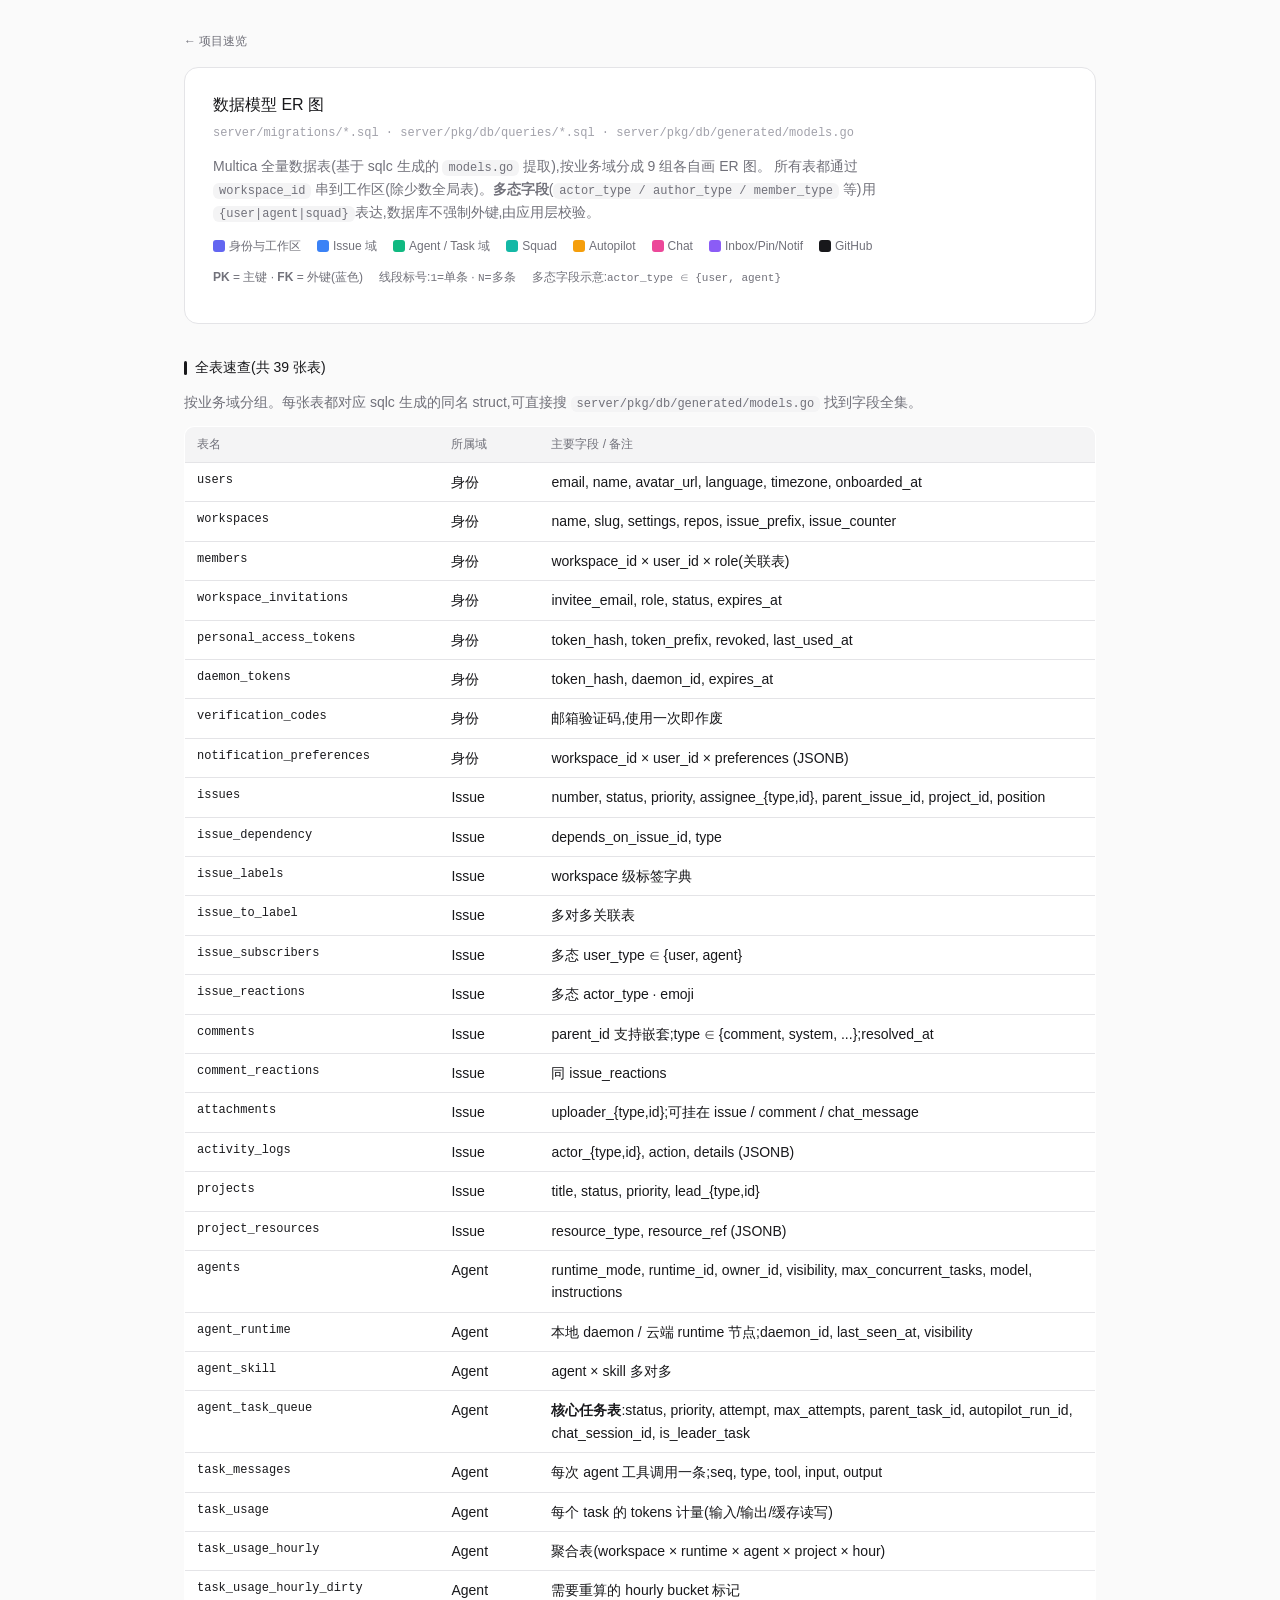
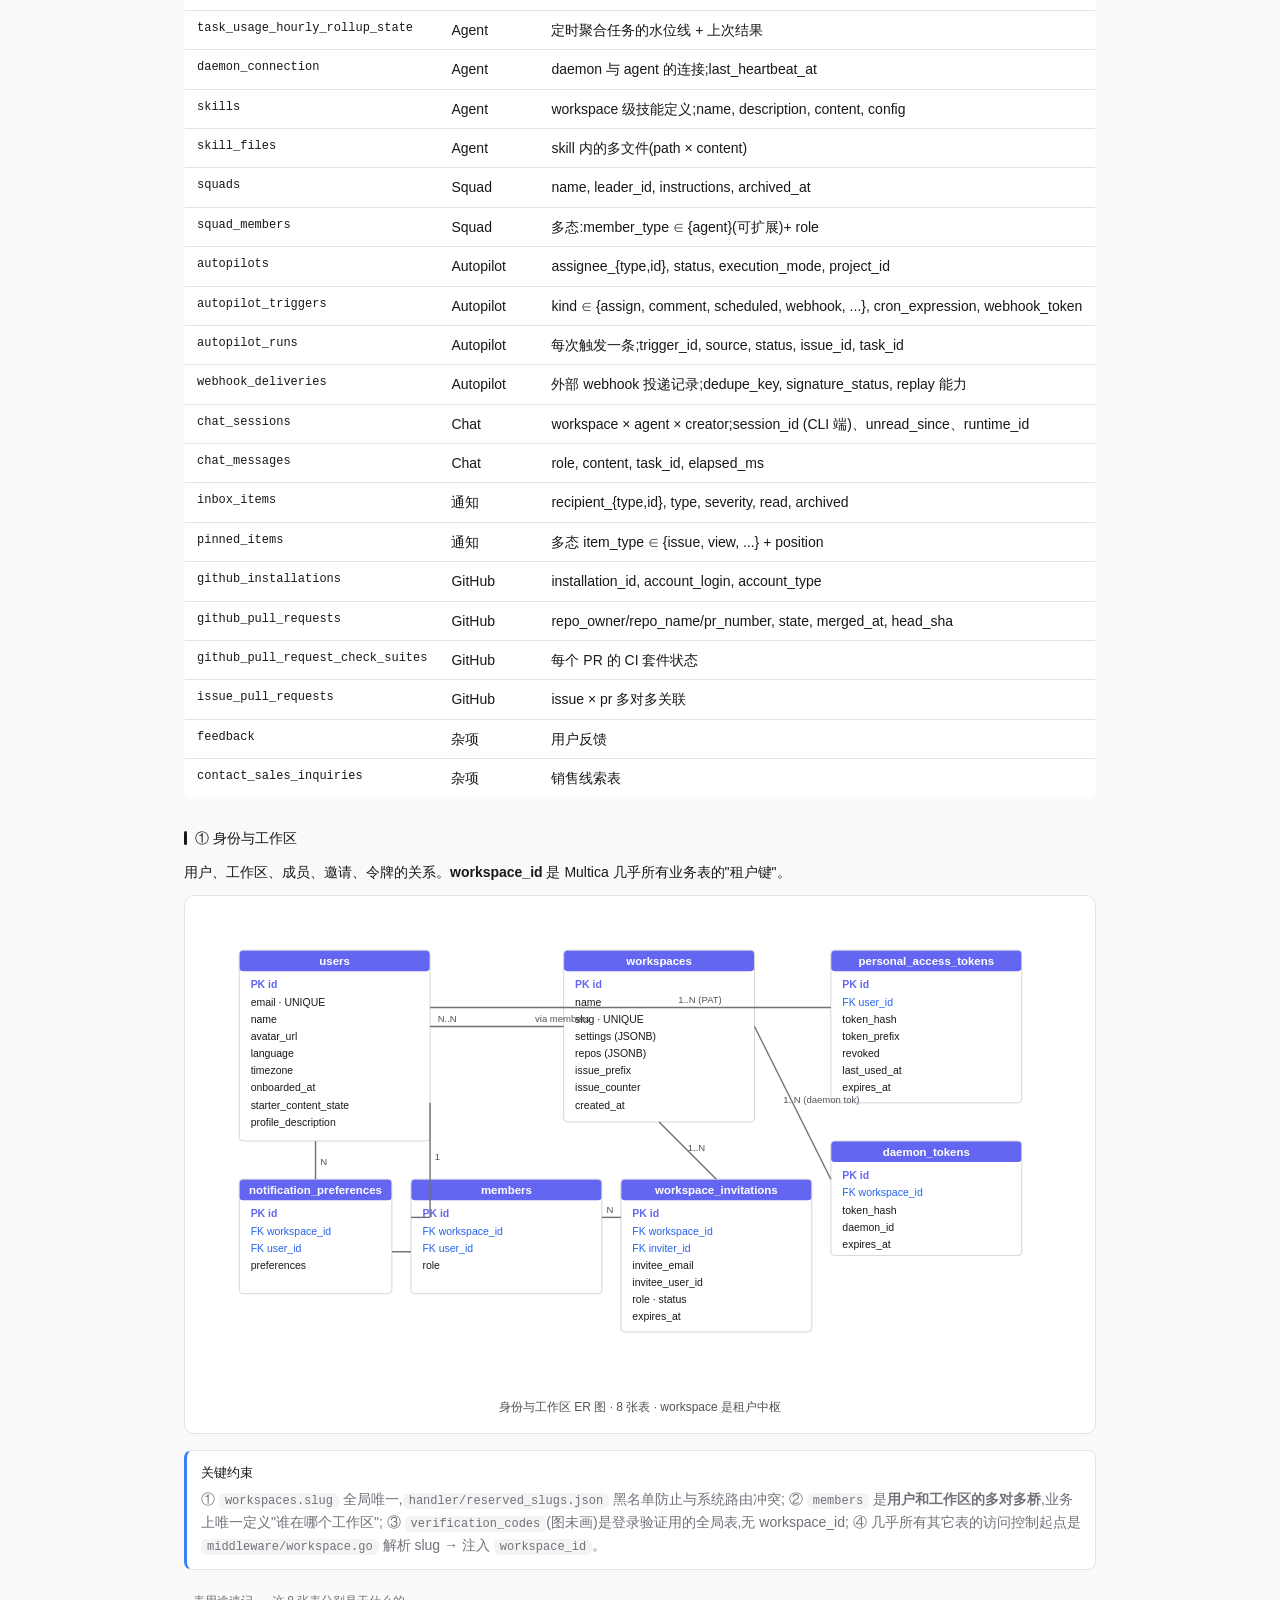
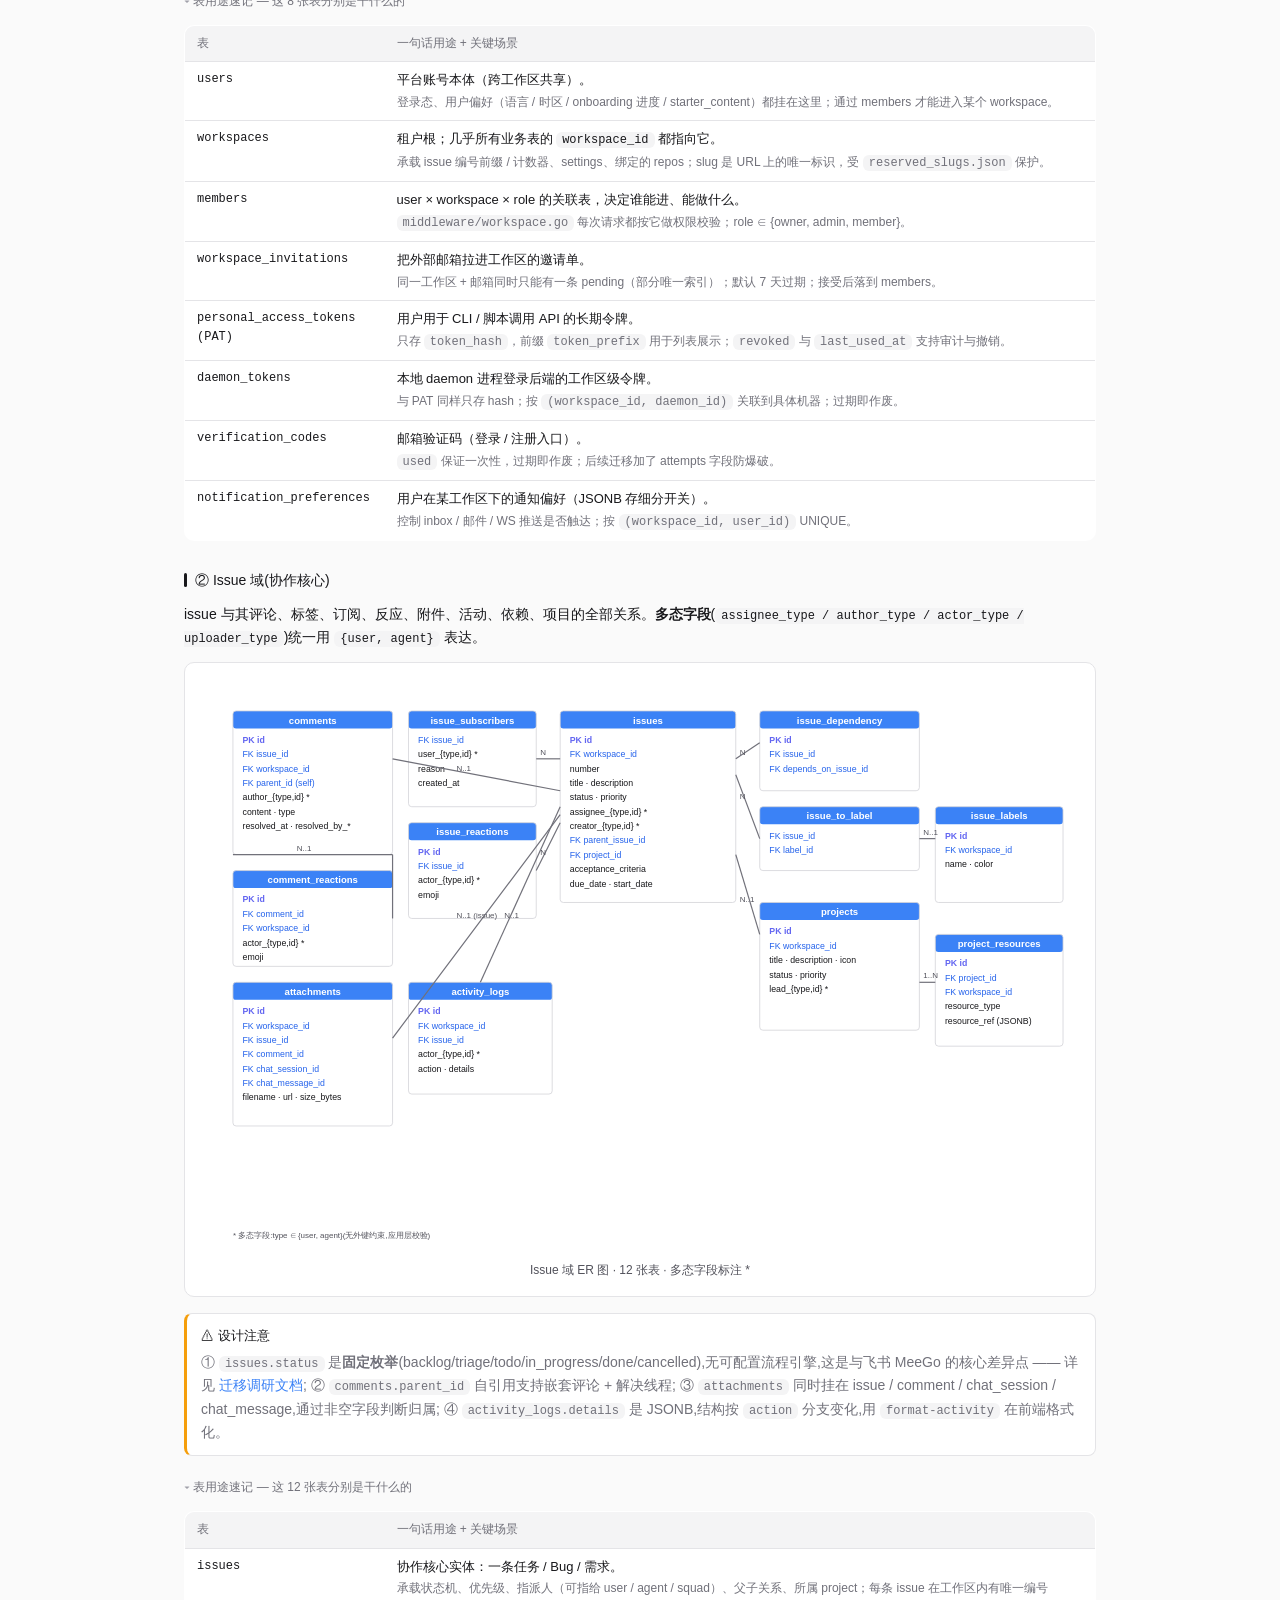
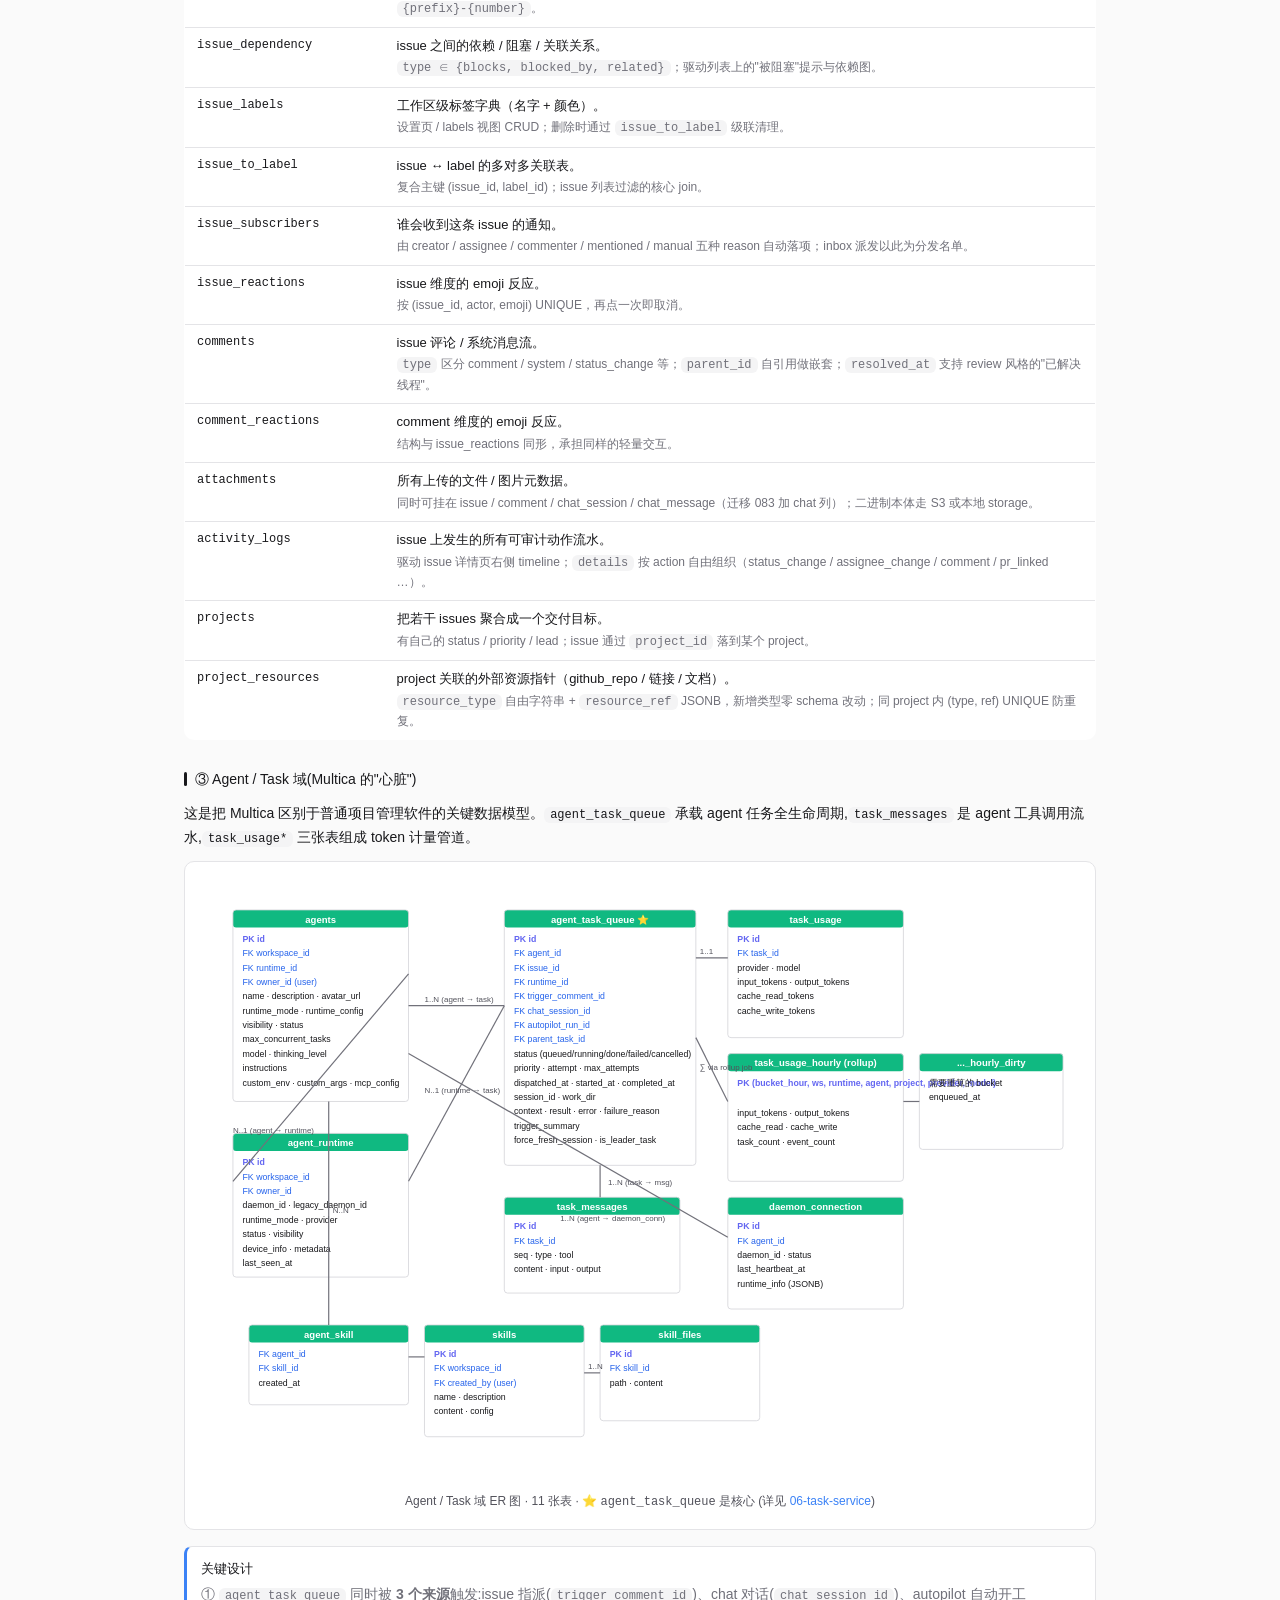
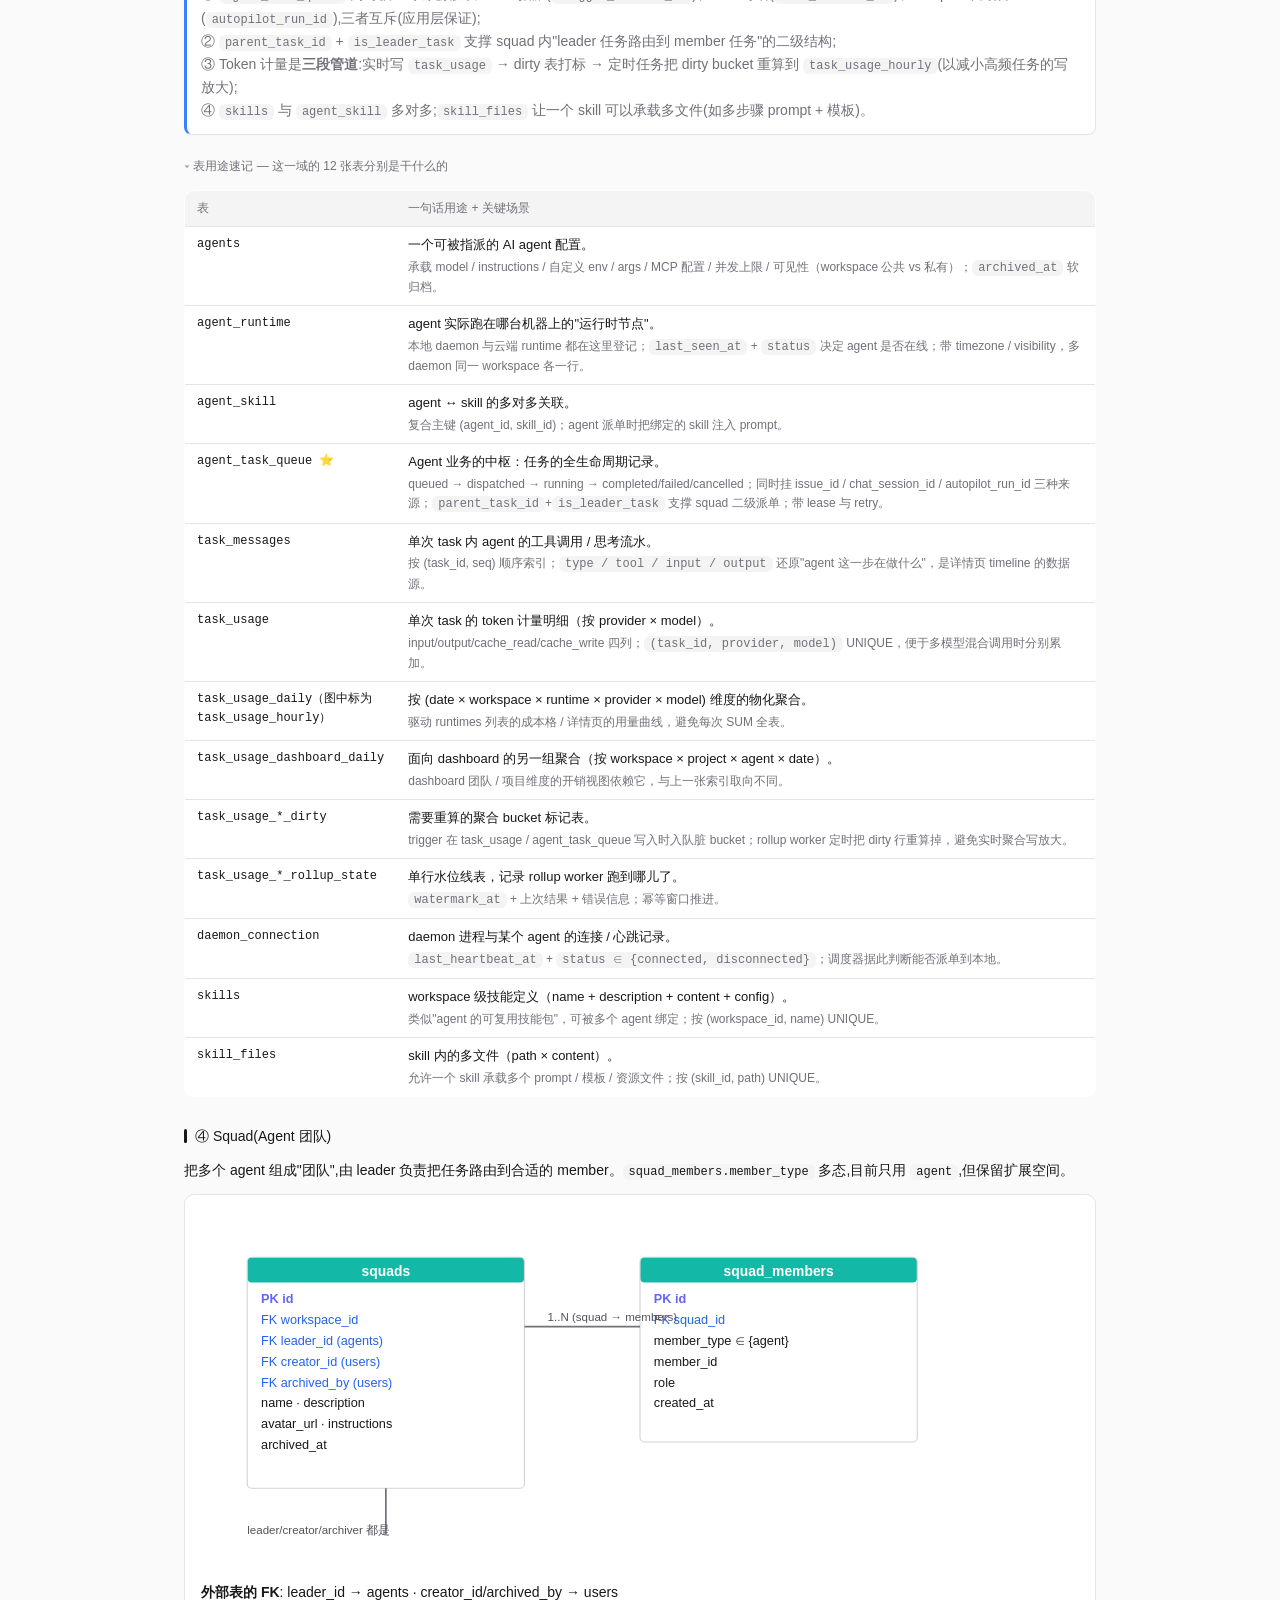
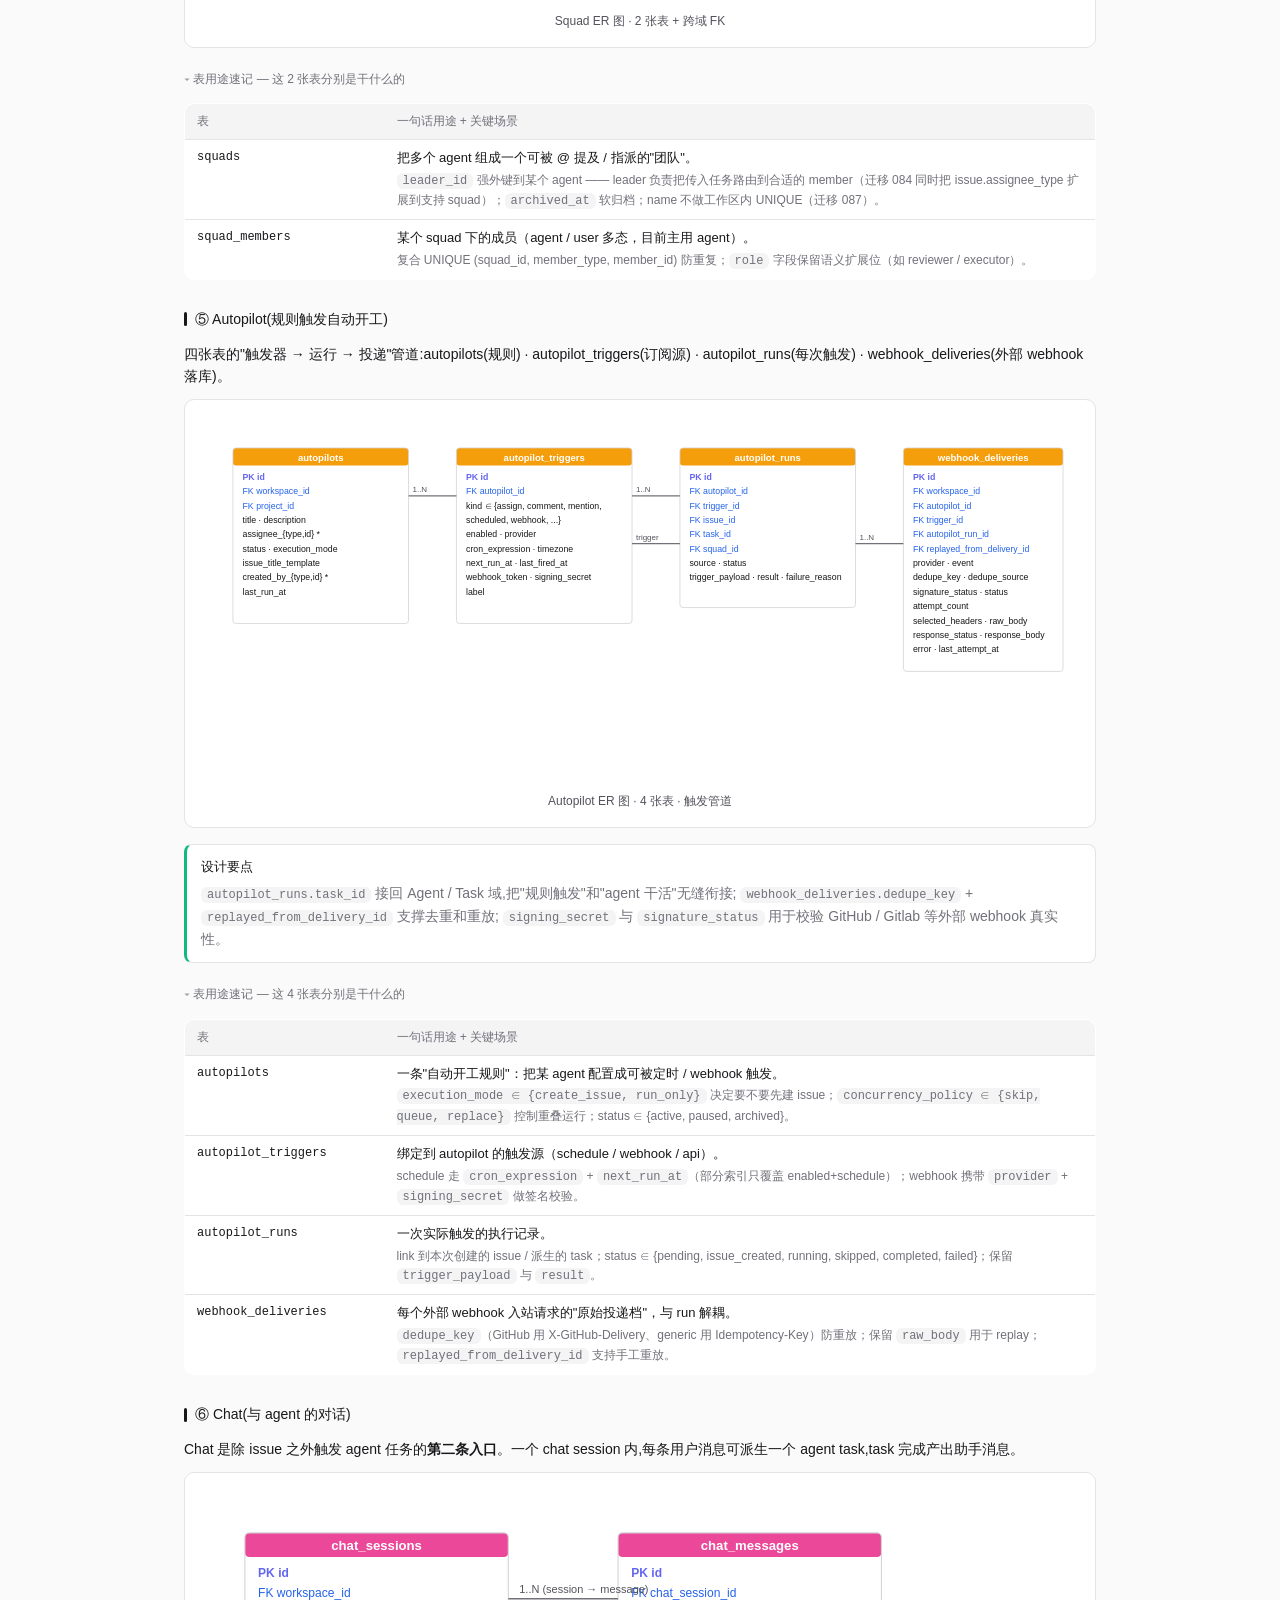
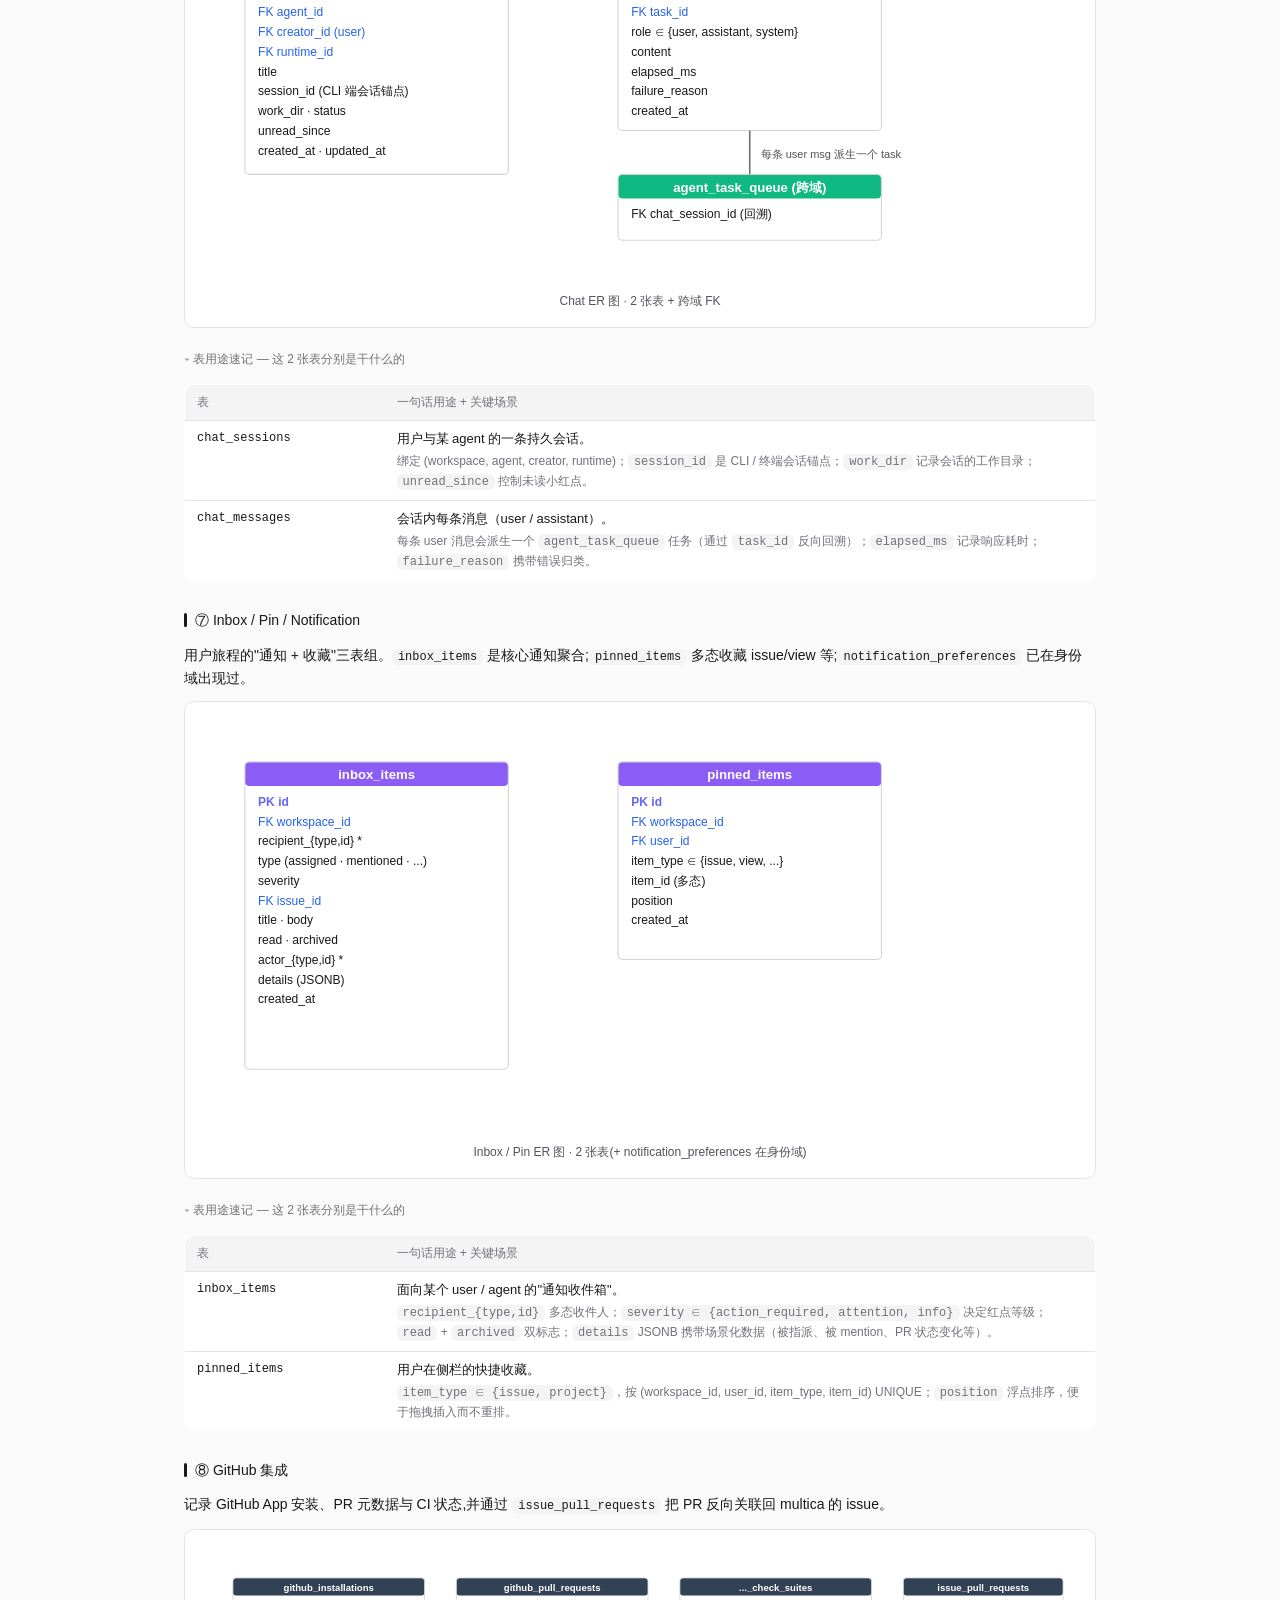
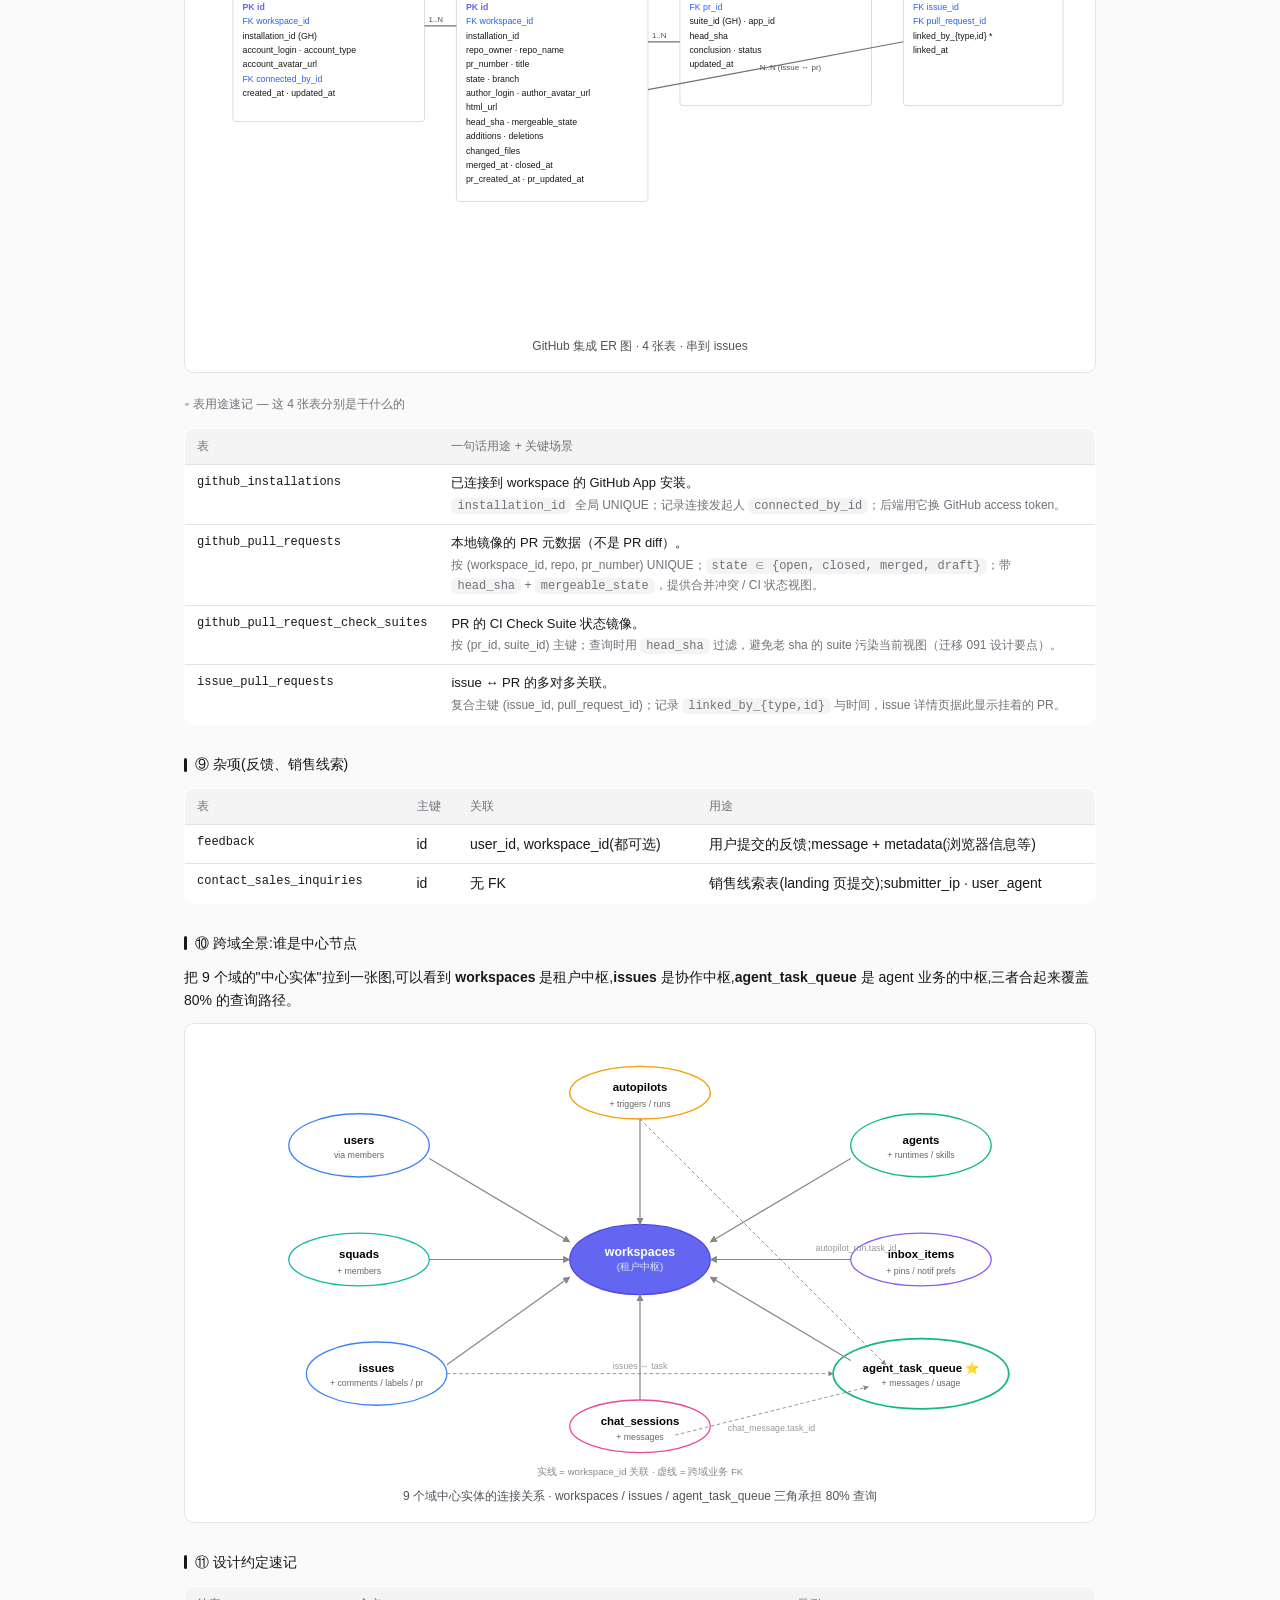
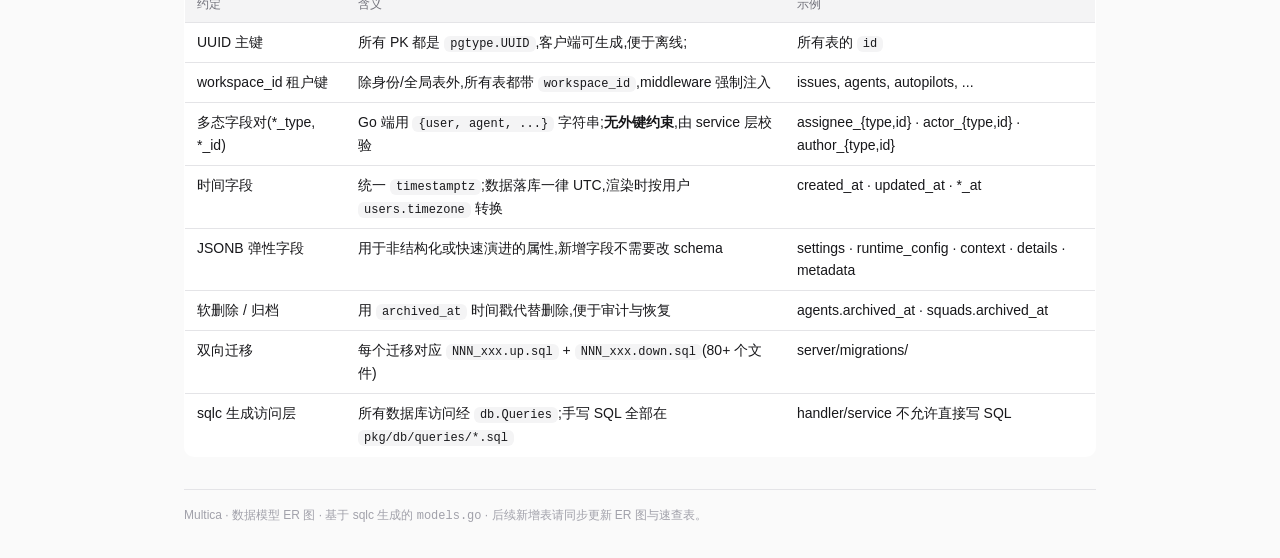
<file: docs/er/index.html>
<!DOCTYPE html>
<html lang="zh-CN">
<head>
<meta charset="UTF-8" />
<meta name="viewport" content="width=device-width, initial-scale=1" />
<title>Multica · 数据模型 ER 图</title>
<link rel="stylesheet" href="../deep-dive/style.css" />
<style>
  .er-legend { display: flex; gap: 16px; flex-wrap: wrap; font-size: 12px; color: var(--fg-muted); margin: 0 0 12px; }
  .er-legend code { font-size: 11px; }
  .er-legend .swatch { display: inline-block; width: 12px; height: 12px; border-radius: 3px; vertical-align: middle; margin-right: 4px; }

  .figure svg { background: transparent; }
  .figure svg text { font-family: var(--font-sans); }

  /* 实体卡:只描边不填充,让 .figure 的背景色(亮色白/暗色深)透出来,
     从而绘制顺序上 rect.ent-cell 不会盖住先画的 rect.h 头部色条 */
  .figure svg rect.ent-cell { fill: transparent; stroke: #d4d4d8; stroke-width: 1; }

  /* 头部色块(分域用不同颜色),需要在 rect.h 上单独命中 */
  .figure svg rect.h { stroke: none; }
  .figure svg .grp-id    rect.h { fill: #6366f1; }
  .figure svg .grp-issue rect.h { fill: #3b82f6; }
  .figure svg .grp-agent rect.h { fill: #10b981; }
  .figure svg .grp-squad rect.h { fill: #14b8a6; }
  .figure svg .grp-auto  rect.h { fill: #f59e0b; }
  .figure svg .grp-chat  rect.h { fill: #ec4899; }
  .figure svg .grp-inbox rect.h { fill: #8b5cf6; }
  .figure svg .grp-gh    rect.h { fill: #334155; }
  .figure svg .grp-misc  rect.h { fill: #71717a; }

  /* 文本 */
  .figure svg .ent-title { font-size: 12px; font-weight: 600; fill: #ffffff; }
  .figure svg .ent-col   { font-size: 11px; fill: #18181b; }
  .figure svg .ent-pk    { font-size: 11px; font-weight: 600; fill: #6366f1; }
  .figure svg .ent-fk    { font-size: 11px; fill: #2563eb; }
  .figure svg .ent-type  { font-size: 10px; fill: #71717a; }

  /* 关系线 */
  .figure svg .rel-line { stroke: #71717a; stroke-width: 1.5; fill: none; }
  .figure svg .rel-card { font-size: 10px; fill: #52525b; }

  /* figcaption 在亮色下别太淡 */
  .figure figcaption { color: #52525b; }

  @media (prefers-color-scheme: dark) {
    .figure svg rect.ent-cell { fill: transparent; stroke: #52525b; }
    .figure svg .ent-col   { fill: #e4e4e7; }
    .figure svg .ent-pk    { fill: #a5b4fc; }
    .figure svg .ent-fk    { fill: #93c5fd; }
    .figure svg .ent-type  { fill: #a1a1aa; }
    .figure svg .rel-line  { stroke: #a1a1aa; }
    .figure svg .rel-card  { fill: #d4d4d8; }
    .figure figcaption     { color: #a1a1aa; }
    /* 内联 fill="#fff" 的椭圆/圆(跨域全景图用) */
    .figure svg ellipse[fill="#fff"]  { fill: #1f1f23 !important; }
    .figure svg text[fill="#666"]    { fill: #d4d4d8 !important; }
    .figure svg text[fill="#999"]    { fill: #a1a1aa !important; }
    .figure svg text[fill="#888"]    { fill: #a1a1aa !important; }
  }

  .ent-table { width: 100%; }
  .ent-table th { font-weight: 500; }
  .ent-table th.col-table { width: 220px; }
  .ent-table th.col-tag { width: 100px; }
  .ent-table td.col-table { font-family: var(--font-mono); font-size: 12px; }

  /* 每张 ER 图下方的"表用途速记"小表 */
  .er-purpose { margin-top: 12px; }
  .er-purpose summary {
    cursor: pointer;
    color: var(--fg-muted);
    font-size: 12px;
    padding: 6px 0;
    user-select: none;
    list-style: none;
  }
  .er-purpose summary::-webkit-details-marker { display: none; }
  .er-purpose summary::before { content: "▸ "; color: var(--fg-subtle); }
  .er-purpose[open] summary::before { content: "▾ "; }
  .er-purpose summary:hover { color: var(--fg); }
  .er-purpose table { margin-top: 8px; font-size: 13px; }
  .er-purpose th.col-table { width: 200px; }
  .er-purpose td.col-table { font-family: var(--font-mono); font-size: 12px; vertical-align: top; }
  .er-purpose td.col-purpose { color: var(--fg); }
  .er-purpose td.col-purpose .scene { color: var(--fg-muted); display: block; margin-top: 2px; font-size: 12px; }
</style>
</head>
<body>
<div class="container">
  <div class="breadcrumb"><a href="../overview.html">← 项目速览</a></div>
  <div class="title-block">
    <h1>数据模型 ER 图</h1>
    <p class="path">server/migrations/*.sql · server/pkg/db/queries/*.sql · server/pkg/db/generated/models.go</p>
    <p class="lede">
      Multica 全量数据表(基于 sqlc 生成的 <code>models.go</code> 提取),按业务域分成 9 组各自画 ER 图。
      所有表都通过 <code>workspace_id</code> 串到工作区(除少数全局表)。<strong>多态字段</strong>(<code>actor_type / author_type / member_type</code> 等)用<code>{user|agent|squad}</code>表达,数据库不强制外键,由应用层校验。
    </p>
    <div class="er-legend" style="margin-top: 12px;">
      <span><span class="swatch" style="background: #6366f1;"></span>身份与工作区</span>
      <span><span class="swatch" style="background: #3b82f6;"></span>Issue 域</span>
      <span><span class="swatch" style="background: #10b981;"></span>Agent / Task 域</span>
      <span><span class="swatch" style="background: #14b8a6;"></span>Squad</span>
      <span><span class="swatch" style="background: #f59e0b;"></span>Autopilot</span>
      <span><span class="swatch" style="background: #ec4899;"></span>Chat</span>
      <span><span class="swatch" style="background: #8b5cf6;"></span>Inbox/Pin/Notif</span>
      <span><span class="swatch" style="background: #18181b;"></span>GitHub</span>
    </div>
    <div class="er-legend">
      <span><strong>PK</strong> = 主键 · <strong>FK</strong> = 外键(蓝色)</span>
      <span>线段标号:<code>1</code>=单条 · <code>N</code>=多条</span>
      <span>多态字段示意:<code>actor_type ∈ {user, agent}</code></span>
    </div>
  </div>

  <!-- ========== 全局速查 ========== -->
  <section>
    <h2>全表速查(共 39 张表)</h2>
    <p class="muted">按业务域分组。每张表都对应 sqlc 生成的同名 struct,可直接搜 <code>server/pkg/db/generated/models.go</code> 找到字段全集。</p>
    <table class="ent-table">
      <thead><tr><th class="col-table">表名</th><th class="col-tag">所属域</th><th>主要字段 / 备注</th></tr></thead>
      <tbody>
        <tr><td class="col-table">users</td><td>身份</td><td>email, name, avatar_url, language, timezone, onboarded_at</td></tr>
        <tr><td class="col-table">workspaces</td><td>身份</td><td>name, slug, settings, repos, issue_prefix, issue_counter</td></tr>
        <tr><td class="col-table">members</td><td>身份</td><td>workspace_id × user_id × role(关联表)</td></tr>
        <tr><td class="col-table">workspace_invitations</td><td>身份</td><td>invitee_email, role, status, expires_at</td></tr>
        <tr><td class="col-table">personal_access_tokens</td><td>身份</td><td>token_hash, token_prefix, revoked, last_used_at</td></tr>
        <tr><td class="col-table">daemon_tokens</td><td>身份</td><td>token_hash, daemon_id, expires_at</td></tr>
        <tr><td class="col-table">verification_codes</td><td>身份</td><td>邮箱验证码,使用一次即作废</td></tr>
        <tr><td class="col-table">notification_preferences</td><td>身份</td><td>workspace_id × user_id × preferences (JSONB)</td></tr>

        <tr><td class="col-table">issues</td><td>Issue</td><td>number, status, priority, assignee_{type,id}, parent_issue_id, project_id, position</td></tr>
        <tr><td class="col-table">issue_dependency</td><td>Issue</td><td>depends_on_issue_id, type</td></tr>
        <tr><td class="col-table">issue_labels</td><td>Issue</td><td>workspace 级标签字典</td></tr>
        <tr><td class="col-table">issue_to_label</td><td>Issue</td><td>多对多关联表</td></tr>
        <tr><td class="col-table">issue_subscribers</td><td>Issue</td><td>多态 user_type ∈ {user, agent}</td></tr>
        <tr><td class="col-table">issue_reactions</td><td>Issue</td><td>多态 actor_type · emoji</td></tr>
        <tr><td class="col-table">comments</td><td>Issue</td><td>parent_id 支持嵌套;type ∈ {comment, system, ...};resolved_at</td></tr>
        <tr><td class="col-table">comment_reactions</td><td>Issue</td><td>同 issue_reactions</td></tr>
        <tr><td class="col-table">attachments</td><td>Issue</td><td>uploader_{type,id};可挂在 issue / comment / chat_message</td></tr>
        <tr><td class="col-table">activity_logs</td><td>Issue</td><td>actor_{type,id}, action, details (JSONB)</td></tr>
        <tr><td class="col-table">projects</td><td>Issue</td><td>title, status, priority, lead_{type,id}</td></tr>
        <tr><td class="col-table">project_resources</td><td>Issue</td><td>resource_type, resource_ref (JSONB)</td></tr>

        <tr><td class="col-table">agents</td><td>Agent</td><td>runtime_mode, runtime_id, owner_id, visibility, max_concurrent_tasks, model, instructions</td></tr>
        <tr><td class="col-table">agent_runtime</td><td>Agent</td><td>本地 daemon / 云端 runtime 节点;daemon_id, last_seen_at, visibility</td></tr>
        <tr><td class="col-table">agent_skill</td><td>Agent</td><td>agent × skill 多对多</td></tr>
        <tr><td class="col-table">agent_task_queue</td><td>Agent</td><td><strong>核心任务表</strong>:status, priority, attempt, max_attempts, parent_task_id, autopilot_run_id, chat_session_id, is_leader_task</td></tr>
        <tr><td class="col-table">task_messages</td><td>Agent</td><td>每次 agent 工具调用一条;seq, type, tool, input, output</td></tr>
        <tr><td class="col-table">task_usage</td><td>Agent</td><td>每个 task 的 tokens 计量(输入/输出/缓存读写)</td></tr>
        <tr><td class="col-table">task_usage_hourly</td><td>Agent</td><td>聚合表(workspace × runtime × agent × project × hour)</td></tr>
        <tr><td class="col-table">task_usage_hourly_dirty</td><td>Agent</td><td>需要重算的 hourly bucket 标记</td></tr>
        <tr><td class="col-table">task_usage_hourly_rollup_state</td><td>Agent</td><td>定时聚合任务的水位线 + 上次结果</td></tr>
        <tr><td class="col-table">daemon_connection</td><td>Agent</td><td>daemon 与 agent 的连接;last_heartbeat_at</td></tr>
        <tr><td class="col-table">skills</td><td>Agent</td><td>workspace 级技能定义;name, description, content, config</td></tr>
        <tr><td class="col-table">skill_files</td><td>Agent</td><td>skill 内的多文件(path × content)</td></tr>

        <tr><td class="col-table">squads</td><td>Squad</td><td>name, leader_id, instructions, archived_at</td></tr>
        <tr><td class="col-table">squad_members</td><td>Squad</td><td>多态:member_type ∈ {agent}(可扩展)+ role</td></tr>

        <tr><td class="col-table">autopilots</td><td>Autopilot</td><td>assignee_{type,id}, status, execution_mode, project_id</td></tr>
        <tr><td class="col-table">autopilot_triggers</td><td>Autopilot</td><td>kind ∈ {assign, comment, scheduled, webhook, ...}, cron_expression, webhook_token</td></tr>
        <tr><td class="col-table">autopilot_runs</td><td>Autopilot</td><td>每次触发一条;trigger_id, source, status, issue_id, task_id</td></tr>
        <tr><td class="col-table">webhook_deliveries</td><td>Autopilot</td><td>外部 webhook 投递记录;dedupe_key, signature_status, replay 能力</td></tr>

        <tr><td class="col-table">chat_sessions</td><td>Chat</td><td>workspace × agent × creator;session_id (CLI 端)、unread_since、runtime_id</td></tr>
        <tr><td class="col-table">chat_messages</td><td>Chat</td><td>role, content, task_id, elapsed_ms</td></tr>

        <tr><td class="col-table">inbox_items</td><td>通知</td><td>recipient_{type,id}, type, severity, read, archived</td></tr>
        <tr><td class="col-table">pinned_items</td><td>通知</td><td>多态 item_type ∈ {issue, view, ...} + position</td></tr>

        <tr><td class="col-table">github_installations</td><td>GitHub</td><td>installation_id, account_login, account_type</td></tr>
        <tr><td class="col-table">github_pull_requests</td><td>GitHub</td><td>repo_owner/repo_name/pr_number, state, merged_at, head_sha</td></tr>
        <tr><td class="col-table">github_pull_request_check_suites</td><td>GitHub</td><td>每个 PR 的 CI 套件状态</td></tr>
        <tr><td class="col-table">issue_pull_requests</td><td>GitHub</td><td>issue × pr 多对多关联</td></tr>

        <tr><td class="col-table">feedback</td><td>杂项</td><td>用户反馈</td></tr>
        <tr><td class="col-table">contact_sales_inquiries</td><td>杂项</td><td>销售线索表</td></tr>
      </tbody>
    </table>
  </section>

  <!-- ========== ① 身份与工作区 ========== -->
  <section id="er-identity">
    <h2>① 身份与工作区</h2>
    <p>用户、工作区、成员、邀请、令牌的关系。<strong>workspace_id</strong> 是 Multica 几乎所有业务表的"租户键"。</p>
    <div class="figure">
      <svg viewBox="0 0 920 500" xmlns="http://www.w3.org/2000/svg">
        <!-- workspaces -->
        <g class="grp-id">
          <rect class="h" x="380" y="40" width="200" height="22" rx="4" />
          <rect class="ent-cell" x="380" y="40" width="200" height="180" rx="4" />
          <text class="ent-title" x="480" y="56" text-anchor="middle">workspaces</text>
          <text class="ent-pk ent-col" x="392" y="80">PK id</text>
          <text class="ent-col" x="392" y="98">name</text>
          <text class="ent-col" x="392" y="116">slug · UNIQUE</text>
          <text class="ent-col" x="392" y="134">settings (JSONB)</text>
          <text class="ent-col" x="392" y="152">repos (JSONB)</text>
          <text class="ent-col" x="392" y="170">issue_prefix</text>
          <text class="ent-col" x="392" y="188">issue_counter</text>
          <text class="ent-col" x="392" y="206">created_at</text>
        </g>

        <!-- users -->
        <g class="grp-id">
          <rect class="h" x="40" y="40" width="200" height="22" rx="4" />
          <rect class="ent-cell" x="40" y="40" width="200" height="200" rx="4" />
          <text class="ent-title" x="140" y="56" text-anchor="middle">users</text>
          <text class="ent-pk ent-col" x="52" y="80">PK id</text>
          <text class="ent-col" x="52" y="98">email · UNIQUE</text>
          <text class="ent-col" x="52" y="116">name</text>
          <text class="ent-col" x="52" y="134">avatar_url</text>
          <text class="ent-col" x="52" y="152">language</text>
          <text class="ent-col" x="52" y="170">timezone</text>
          <text class="ent-col" x="52" y="188">onboarded_at</text>
          <text class="ent-col" x="52" y="206">starter_content_state</text>
          <text class="ent-col" x="52" y="224">profile_description</text>
        </g>

        <!-- members -->
        <g class="grp-id">
          <rect class="h" x="220" y="280" width="200" height="22" rx="4" />
          <rect class="ent-cell" x="220" y="280" width="200" height="120" rx="4" />
          <text class="ent-title" x="320" y="296" text-anchor="middle">members</text>
          <text class="ent-pk ent-col" x="232" y="320">PK id</text>
          <text class="ent-fk ent-col" x="232" y="338">FK workspace_id</text>
          <text class="ent-fk ent-col" x="232" y="356">FK user_id</text>
          <text class="ent-col" x="232" y="374">role</text>
        </g>

        <!-- invitations -->
        <g class="grp-id">
          <rect class="h" x="440" y="280" width="200" height="22" rx="4" />
          <rect class="ent-cell" x="440" y="280" width="200" height="160" rx="4" />
          <text class="ent-title" x="540" y="296" text-anchor="middle">workspace_invitations</text>
          <text class="ent-pk ent-col" x="452" y="320">PK id</text>
          <text class="ent-fk ent-col" x="452" y="338">FK workspace_id</text>
          <text class="ent-fk ent-col" x="452" y="356">FK inviter_id</text>
          <text class="ent-col" x="452" y="374">invitee_email</text>
          <text class="ent-col" x="452" y="392">invitee_user_id</text>
          <text class="ent-col" x="452" y="410">role · status</text>
          <text class="ent-col" x="452" y="428">expires_at</text>
        </g>

        <!-- personal_access_tokens -->
        <g class="grp-id">
          <rect class="h" x="660" y="40" width="200" height="22" rx="4" />
          <rect class="ent-cell" x="660" y="40" width="200" height="160" rx="4" />
          <text class="ent-title" x="760" y="56" text-anchor="middle">personal_access_tokens</text>
          <text class="ent-pk ent-col" x="672" y="80">PK id</text>
          <text class="ent-fk ent-col" x="672" y="98">FK user_id</text>
          <text class="ent-col" x="672" y="116">token_hash</text>
          <text class="ent-col" x="672" y="134">token_prefix</text>
          <text class="ent-col" x="672" y="152">revoked</text>
          <text class="ent-col" x="672" y="170">last_used_at</text>
          <text class="ent-col" x="672" y="188">expires_at</text>
        </g>

        <!-- daemon_tokens -->
        <g class="grp-id">
          <rect class="h" x="660" y="240" width="200" height="22" rx="4" />
          <rect class="ent-cell" x="660" y="240" width="200" height="120" rx="4" />
          <text class="ent-title" x="760" y="256" text-anchor="middle">daemon_tokens</text>
          <text class="ent-pk ent-col" x="672" y="280">PK id</text>
          <text class="ent-fk ent-col" x="672" y="298">FK workspace_id</text>
          <text class="ent-col" x="672" y="316">token_hash</text>
          <text class="ent-col" x="672" y="334">daemon_id</text>
          <text class="ent-col" x="672" y="352">expires_at</text>
        </g>

        <!-- notification_preferences -->
        <g class="grp-id">
          <rect class="h" x="40" y="280" width="160" height="22" rx="4" />
          <rect class="ent-cell" x="40" y="280" width="160" height="120" rx="4" />
          <text class="ent-title" x="120" y="296" text-anchor="middle">notification_preferences</text>
          <text class="ent-pk ent-col" x="52" y="320">PK id</text>
          <text class="ent-fk ent-col" x="52" y="338">FK workspace_id</text>
          <text class="ent-fk ent-col" x="52" y="356">FK user_id</text>
          <text class="ent-col" x="52" y="374">preferences</text>
        </g>

        <!-- relations -->
        <line class="rel-line" x1="240" y1="120" x2="380" y2="120" />
        <text class="rel-card" x="248" y="115">N..N</text>
        <text class="rel-card" x="350" y="115">via members</text>

        <line class="rel-line" x1="240" y1="200" x2="240" y2="320" />
        <line class="rel-line" x1="240" y1="320" x2="220" y2="320" />
        <text class="rel-card" x="245" y="260">1</text>

        <line class="rel-line" x1="420" y1="320" x2="440" y2="320" />
        <text class="rel-card" x="425" y="315">N</text>

        <line class="rel-line" x1="480" y1="220" x2="540" y2="280" />
        <text class="rel-card" x="510" y="250">1..N</text>

        <line class="rel-line" x1="240" y1="100" x2="660" y2="100" />
        <text class="rel-card" x="500" y="95">1..N (PAT)</text>

        <line class="rel-line" x1="580" y1="120" x2="660" y2="280" />
        <text class="rel-card" x="610" y="200">1..N (daemon tok)</text>

        <line class="rel-line" x1="120" y1="240" x2="120" y2="280" />
        <text class="rel-card" x="125" y="265">N</text>

        <line class="rel-line" x1="200" y1="356" x2="220" y2="356" />
      </svg>
      <figcaption>身份与工作区 ER 图 · 8 张表 · workspace 是租户中枢</figcaption>
    </div>
    <div class="callout">
      <p class="callout-title">关键约束</p>
      <p class="callout-body">
        ① <code>workspaces.slug</code> 全局唯一,<code>handler/reserved_slugs.json</code> 黑名单防止与系统路由冲突;
        ② <code>members</code> 是<strong>用户和工作区的多对多桥</strong>,业务上唯一定义"谁在哪个工作区";
        ③ <code>verification_codes</code>(图未画)是登录验证用的全局表,无 workspace_id;
        ④ 几乎所有其它表的访问控制起点是 <code>middleware/workspace.go</code> 解析 slug → 注入 <code>workspace_id</code>。
      </p>
    </div>
    <details class="er-purpose" open>
      <summary>表用途速记 — 这 8 张表分别是干什么的</summary>
      <table>
        <thead><tr><th class="col-table">表</th><th class="col-purpose">一句话用途 + 关键场景</th></tr></thead>
        <tbody>
          <tr><td class="col-table">users</td><td class="col-purpose">平台账号本体（跨工作区共享）。<span class="scene">登录态、用户偏好（语言 / 时区 / onboarding 进度 / starter_content）都挂在这里；通过 members 才能进入某个 workspace。</span></td></tr>
          <tr><td class="col-table">workspaces</td><td class="col-purpose">租户根；几乎所有业务表的 <code>workspace_id</code> 都指向它。<span class="scene">承载 issue 编号前缀 / 计数器、settings、绑定的 repos；slug 是 URL 上的唯一标识，受 <code>reserved_slugs.json</code> 保护。</span></td></tr>
          <tr><td class="col-table">members</td><td class="col-purpose">user × workspace × role 的关联表，决定谁能进、能做什么。<span class="scene"><code>middleware/workspace.go</code> 每次请求都按它做权限校验；role ∈ {owner, admin, member}。</span></td></tr>
          <tr><td class="col-table">workspace_invitations</td><td class="col-purpose">把外部邮箱拉进工作区的邀请单。<span class="scene">同一工作区 + 邮箱同时只能有一条 pending（部分唯一索引）；默认 7 天过期；接受后落到 members。</span></td></tr>
          <tr><td class="col-table">personal_access_tokens (PAT)</td><td class="col-purpose">用户用于 CLI / 脚本调用 API 的长期令牌。<span class="scene">只存 <code>token_hash</code>，前缀 <code>token_prefix</code> 用于列表展示；<code>revoked</code> 与 <code>last_used_at</code> 支持审计与撤销。</span></td></tr>
          <tr><td class="col-table">daemon_tokens</td><td class="col-purpose">本地 daemon 进程登录后端的工作区级令牌。<span class="scene">与 PAT 同样只存 hash；按 <code>(workspace_id, daemon_id)</code> 关联到具体机器；过期即作废。</span></td></tr>
          <tr><td class="col-table">verification_codes</td><td class="col-purpose">邮箱验证码（登录 / 注册入口）。<span class="scene"><code>used</code> 保证一次性，过期即作废；后续迁移加了 attempts 字段防爆破。</span></td></tr>
          <tr><td class="col-table">notification_preferences</td><td class="col-purpose">用户在某工作区下的通知偏好（JSONB 存细分开关）。<span class="scene">控制 inbox / 邮件 / WS 推送是否触达；按 <code>(workspace_id, user_id)</code> UNIQUE。</span></td></tr>
        </tbody>
      </table>
    </details>
  </section>

  <!-- ========== ② Issue 域 ========== -->
  <section id="er-issue">
    <h2>② Issue 域(协作核心)</h2>
    <p>issue 与其评论、标签、订阅、反应、附件、活动、依赖、项目的全部关系。<strong>多态字段</strong>(<code>assignee_type / author_type / actor_type / uploader_type</code>)统一用 <code>{user, agent}</code> 表达。</p>
    <div class="figure">
      <svg viewBox="0 0 1100 720" xmlns="http://www.w3.org/2000/svg">
        <!-- issues -->
        <g class="grp-issue">
          <rect class="h" x="450" y="40" width="220" height="22" rx="4" />
          <rect class="ent-cell" x="450" y="40" width="220" height="240" rx="4" />
          <text class="ent-title" x="560" y="56" text-anchor="middle">issues</text>
          <text class="ent-pk ent-col" x="462" y="80">PK id</text>
          <text class="ent-fk ent-col" x="462" y="98">FK workspace_id</text>
          <text class="ent-col" x="462" y="116">number</text>
          <text class="ent-col" x="462" y="134">title · description</text>
          <text class="ent-col" x="462" y="152">status · priority</text>
          <text class="ent-col" x="462" y="170">assignee_{type,id} *</text>
          <text class="ent-col" x="462" y="188">creator_{type,id} *</text>
          <text class="ent-fk ent-col" x="462" y="206">FK parent_issue_id</text>
          <text class="ent-fk ent-col" x="462" y="224">FK project_id</text>
          <text class="ent-col" x="462" y="242">acceptance_criteria</text>
          <text class="ent-col" x="462" y="260">due_date · start_date</text>
        </g>

        <!-- comments -->
        <g class="grp-issue">
          <rect class="h" x="40" y="40" width="200" height="22" rx="4" />
          <rect class="ent-cell" x="40" y="40" width="200" height="180" rx="4" />
          <text class="ent-title" x="140" y="56" text-anchor="middle">comments</text>
          <text class="ent-pk ent-col" x="52" y="80">PK id</text>
          <text class="ent-fk ent-col" x="52" y="98">FK issue_id</text>
          <text class="ent-fk ent-col" x="52" y="116">FK workspace_id</text>
          <text class="ent-fk ent-col" x="52" y="134">FK parent_id (self)</text>
          <text class="ent-col" x="52" y="152">author_{type,id} *</text>
          <text class="ent-col" x="52" y="170">content · type</text>
          <text class="ent-col" x="52" y="188">resolved_at · resolved_by_*</text>
        </g>

        <!-- comment_reactions -->
        <g class="grp-issue">
          <rect class="h" x="40" y="240" width="200" height="22" rx="4" />
          <rect class="ent-cell" x="40" y="240" width="200" height="120" rx="4" />
          <text class="ent-title" x="140" y="256" text-anchor="middle">comment_reactions</text>
          <text class="ent-pk ent-col" x="52" y="280">PK id</text>
          <text class="ent-fk ent-col" x="52" y="298">FK comment_id</text>
          <text class="ent-fk ent-col" x="52" y="316">FK workspace_id</text>
          <text class="ent-col" x="52" y="334">actor_{type,id} *</text>
          <text class="ent-col" x="52" y="352">emoji</text>
        </g>

        <!-- attachments -->
        <g class="grp-issue">
          <rect class="h" x="40" y="380" width="200" height="22" rx="4" />
          <rect class="ent-cell" x="40" y="380" width="200" height="180" rx="4" />
          <text class="ent-title" x="140" y="396" text-anchor="middle">attachments</text>
          <text class="ent-pk ent-col" x="52" y="420">PK id</text>
          <text class="ent-fk ent-col" x="52" y="438">FK workspace_id</text>
          <text class="ent-fk ent-col" x="52" y="456">FK issue_id</text>
          <text class="ent-fk ent-col" x="52" y="474">FK comment_id</text>
          <text class="ent-fk ent-col" x="52" y="492">FK chat_session_id</text>
          <text class="ent-fk ent-col" x="52" y="510">FK chat_message_id</text>
          <text class="ent-col" x="52" y="528">filename · url · size_bytes</text>
        </g>

        <!-- activity_logs -->
        <g class="grp-issue">
          <rect class="h" x="260" y="380" width="180" height="22" rx="4" />
          <rect class="ent-cell" x="260" y="380" width="180" height="140" rx="4" />
          <text class="ent-title" x="350" y="396" text-anchor="middle">activity_logs</text>
          <text class="ent-pk ent-col" x="272" y="420">PK id</text>
          <text class="ent-fk ent-col" x="272" y="438">FK workspace_id</text>
          <text class="ent-fk ent-col" x="272" y="456">FK issue_id</text>
          <text class="ent-col" x="272" y="474">actor_{type,id} *</text>
          <text class="ent-col" x="272" y="492">action · details</text>
        </g>

        <!-- issue_subscribers -->
        <g class="grp-issue">
          <rect class="h" x="260" y="40" width="160" height="22" rx="4" />
          <rect class="ent-cell" x="260" y="40" width="160" height="120" rx="4" />
          <text class="ent-title" x="340" y="56" text-anchor="middle">issue_subscribers</text>
          <text class="ent-fk ent-col" x="272" y="80">FK issue_id</text>
          <text class="ent-col" x="272" y="98">user_{type,id} *</text>
          <text class="ent-col" x="272" y="116">reason</text>
          <text class="ent-col" x="272" y="134">created_at</text>
        </g>

        <!-- issue_reactions -->
        <g class="grp-issue">
          <rect class="h" x="260" y="180" width="160" height="22" rx="4" />
          <rect class="ent-cell" x="260" y="180" width="160" height="120" rx="4" />
          <text class="ent-title" x="340" y="196" text-anchor="middle">issue_reactions</text>
          <text class="ent-pk ent-col" x="272" y="220">PK id</text>
          <text class="ent-fk ent-col" x="272" y="238">FK issue_id</text>
          <text class="ent-col" x="272" y="256">actor_{type,id} *</text>
          <text class="ent-col" x="272" y="274">emoji</text>
        </g>

        <!-- issue_dependency -->
        <g class="grp-issue">
          <rect class="h" x="700" y="40" width="200" height="22" rx="4" />
          <rect class="ent-cell" x="700" y="40" width="200" height="100" rx="4" />
          <text class="ent-title" x="800" y="56" text-anchor="middle">issue_dependency</text>
          <text class="ent-pk ent-col" x="712" y="80">PK id</text>
          <text class="ent-fk ent-col" x="712" y="98">FK issue_id</text>
          <text class="ent-fk ent-col" x="712" y="116">FK depends_on_issue_id</text>
        </g>

        <!-- issue_to_label + issue_labels -->
        <g class="grp-issue">
          <rect class="h" x="700" y="160" width="200" height="22" rx="4" />
          <rect class="ent-cell" x="700" y="160" width="200" height="80" rx="4" />
          <text class="ent-title" x="800" y="176" text-anchor="middle">issue_to_label</text>
          <text class="ent-fk ent-col" x="712" y="200">FK issue_id</text>
          <text class="ent-fk ent-col" x="712" y="218">FK label_id</text>
        </g>
        <g class="grp-issue">
          <rect class="h" x="920" y="160" width="160" height="22" rx="4" />
          <rect class="ent-cell" x="920" y="160" width="160" height="120" rx="4" />
          <text class="ent-title" x="1000" y="176" text-anchor="middle">issue_labels</text>
          <text class="ent-pk ent-col" x="932" y="200">PK id</text>
          <text class="ent-fk ent-col" x="932" y="218">FK workspace_id</text>
          <text class="ent-col" x="932" y="236">name · color</text>
        </g>

        <!-- projects -->
        <g class="grp-issue">
          <rect class="h" x="700" y="280" width="200" height="22" rx="4" />
          <rect class="ent-cell" x="700" y="280" width="200" height="160" rx="4" />
          <text class="ent-title" x="800" y="296" text-anchor="middle">projects</text>
          <text class="ent-pk ent-col" x="712" y="320">PK id</text>
          <text class="ent-fk ent-col" x="712" y="338">FK workspace_id</text>
          <text class="ent-col" x="712" y="356">title · description · icon</text>
          <text class="ent-col" x="712" y="374">status · priority</text>
          <text class="ent-col" x="712" y="392">lead_{type,id} *</text>
        </g>

        <!-- project_resources -->
        <g class="grp-issue">
          <rect class="h" x="920" y="320" width="160" height="22" rx="4" />
          <rect class="ent-cell" x="920" y="320" width="160" height="140" rx="4" />
          <text class="ent-title" x="1000" y="336" text-anchor="middle">project_resources</text>
          <text class="ent-pk ent-col" x="932" y="360">PK id</text>
          <text class="ent-fk ent-col" x="932" y="378">FK project_id</text>
          <text class="ent-fk ent-col" x="932" y="396">FK workspace_id</text>
          <text class="ent-col" x="932" y="414">resource_type</text>
          <text class="ent-col" x="932" y="432">resource_ref (JSONB)</text>
        </g>

        <!-- relations -->
        <line class="rel-line" x1="240" y1="100" x2="450" y2="140" />
        <text class="rel-card" x="320" y="115">N..1</text>
        <line class="rel-line" x1="240" y1="300" x2="240" y2="220" />
        <line class="rel-line" x1="240" y1="220" x2="40" y2="220" />
        <text class="rel-card" x="120" y="215">N..1</text>
        <line class="rel-line" x1="240" y1="450" x2="450" y2="170" />
        <text class="rel-card" x="320" y="300">N..1 (issue)</text>
        <line class="rel-line" x1="350" y1="380" x2="450" y2="160" />
        <text class="rel-card" x="380" y="300">N..1</text>

        <line class="rel-line" x1="420" y1="100" x2="450" y2="100" />
        <text class="rel-card" x="425" y="95">N</text>
        <line class="rel-line" x1="420" y1="240" x2="450" y2="180" />
        <text class="rel-card" x="425" y="220">N</text>

        <line class="rel-line" x1="670" y1="100" x2="700" y2="80" />
        <text class="rel-card" x="675" y="95">N</text>
        <line class="rel-line" x1="670" y1="120" x2="700" y2="200" />
        <text class="rel-card" x="675" y="150">N</text>
        <line class="rel-line" x1="900" y1="200" x2="920" y2="200" />
        <text class="rel-card" x="905" y="195">N..1</text>

        <line class="rel-line" x1="670" y1="220" x2="700" y2="320" />
        <text class="rel-card" x="675" y="280">N..1</text>
        <line class="rel-line" x1="900" y1="380" x2="920" y2="380" />
        <text class="rel-card" x="905" y="375">1..N</text>

        <text class="rel-card" x="40" y="700">* 多态字段:type ∈ {user, agent}(无外键约束,应用层校验)</text>
      </svg>
      <figcaption>Issue 域 ER 图 · 12 张表 · 多态字段标注 *</figcaption>
    </div>
    <div class="callout warn">
      <p class="callout-title">⚠ 设计注意</p>
      <p class="callout-body">
        ① <code>issues.status</code> 是<strong>固定枚举</strong>(backlog/triage/todo/in_progress/done/cancelled),无可配置流程引擎,这是与飞书 MeeGo 的核心差异点 —— 详见 <a href="../research/meego-vs-multica.html">迁移调研文档</a>;
        ② <code>comments.parent_id</code> 自引用支持嵌套评论 + 解决线程;
        ③ <code>attachments</code> 同时挂在 issue / comment / chat_session / chat_message,通过非空字段判断归属;
        ④ <code>activity_logs.details</code> 是 JSONB,结构按 <code>action</code> 分支变化,用 <code>format-activity</code> 在前端格式化。
      </p>
    </div>
    <details class="er-purpose" open>
      <summary>表用途速记 — 这 12 张表分别是干什么的</summary>
      <table>
        <thead><tr><th class="col-table">表</th><th class="col-purpose">一句话用途 + 关键场景</th></tr></thead>
        <tbody>
          <tr><td class="col-table">issues</td><td class="col-purpose">协作核心实体：一条任务 / Bug / 需求。<span class="scene">承载状态机、优先级、指派人（可指给 user / agent / squad）、父子关系、所属 project；每条 issue 在工作区内有唯一编号 <code>{prefix}-{number}</code>。</span></td></tr>
          <tr><td class="col-table">issue_dependency</td><td class="col-purpose">issue 之间的依赖 / 阻塞 / 关联关系。<span class="scene"><code>type ∈ {blocks, blocked_by, related}</code>；驱动列表上的"被阻塞"提示与依赖图。</span></td></tr>
          <tr><td class="col-table">issue_labels</td><td class="col-purpose">工作区级标签字典（名字 + 颜色）。<span class="scene">设置页 / labels 视图 CRUD；删除时通过 <code>issue_to_label</code> 级联清理。</span></td></tr>
          <tr><td class="col-table">issue_to_label</td><td class="col-purpose">issue ↔ label 的多对多关联表。<span class="scene">复合主键 (issue_id, label_id)；issue 列表过滤的核心 join。</span></td></tr>
          <tr><td class="col-table">issue_subscribers</td><td class="col-purpose">谁会收到这条 issue 的通知。<span class="scene">由 creator / assignee / commenter / mentioned / manual 五种 reason 自动落项；inbox 派发以此为分发名单。</span></td></tr>
          <tr><td class="col-table">issue_reactions</td><td class="col-purpose">issue 维度的 emoji 反应。<span class="scene">按 (issue_id, actor, emoji) UNIQUE，再点一次即取消。</span></td></tr>
          <tr><td class="col-table">comments</td><td class="col-purpose">issue 评论 / 系统消息流。<span class="scene"><code>type</code> 区分 comment / system / status_change 等；<code>parent_id</code> 自引用做嵌套；<code>resolved_at</code> 支持 review 风格的"已解决线程"。</span></td></tr>
          <tr><td class="col-table">comment_reactions</td><td class="col-purpose">comment 维度的 emoji 反应。<span class="scene">结构与 issue_reactions 同形，承担同样的轻量交互。</span></td></tr>
          <tr><td class="col-table">attachments</td><td class="col-purpose">所有上传的文件 / 图片元数据。<span class="scene">同时可挂在 issue / comment / chat_session / chat_message（迁移 083 加 chat 列）；二进制本体走 S3 或本地 storage。</span></td></tr>
          <tr><td class="col-table">activity_logs</td><td class="col-purpose">issue 上发生的所有可审计动作流水。<span class="scene">驱动 issue 详情页右侧 timeline；<code>details</code> 按 action 自由组织（status_change / assignee_change / comment / pr_linked …）。</span></td></tr>
          <tr><td class="col-table">projects</td><td class="col-purpose">把若干 issues 聚合成一个交付目标。<span class="scene">有自己的 status / priority / lead；issue 通过 <code>project_id</code> 落到某个 project。</span></td></tr>
          <tr><td class="col-table">project_resources</td><td class="col-purpose">project 关联的外部资源指针（github_repo / 链接 / 文档）。<span class="scene"><code>resource_type</code> 自由字符串 + <code>resource_ref</code> JSONB，新增类型零 schema 改动；同 project 内 (type, ref) UNIQUE 防重复。</span></td></tr>
        </tbody>
      </table>
    </details>
  </section>

  <!-- ========== ③ Agent / Task 域 ========== -->
  <section id="er-agent">
    <h2>③ Agent / Task 域(Multica 的"心脏")</h2>
    <p>这是把 Multica 区别于普通项目管理软件的关键数据模型。<code>agent_task_queue</code> 承载 agent 任务全生命周期,<code>task_messages</code> 是 agent 工具调用流水,<code>task_usage*</code> 三张表组成 token 计量管道。</p>
    <div class="figure">
      <svg viewBox="0 0 1100 760" xmlns="http://www.w3.org/2000/svg">
        <!-- agents -->
        <g class="grp-agent">
          <rect class="h" x="40" y="40" width="220" height="22" rx="4" />
          <rect class="ent-cell" x="40" y="40" width="220" height="240" rx="4" />
          <text class="ent-title" x="150" y="56" text-anchor="middle">agents</text>
          <text class="ent-pk ent-col" x="52" y="80">PK id</text>
          <text class="ent-fk ent-col" x="52" y="98">FK workspace_id</text>
          <text class="ent-fk ent-col" x="52" y="116">FK runtime_id</text>
          <text class="ent-fk ent-col" x="52" y="134">FK owner_id (user)</text>
          <text class="ent-col" x="52" y="152">name · description · avatar_url</text>
          <text class="ent-col" x="52" y="170">runtime_mode · runtime_config</text>
          <text class="ent-col" x="52" y="188">visibility · status</text>
          <text class="ent-col" x="52" y="206">max_concurrent_tasks</text>
          <text class="ent-col" x="52" y="224">model · thinking_level</text>
          <text class="ent-col" x="52" y="242">instructions</text>
          <text class="ent-col" x="52" y="260">custom_env · custom_args · mcp_config</text>
        </g>

        <!-- agent_runtime -->
        <g class="grp-agent">
          <rect class="h" x="40" y="320" width="220" height="22" rx="4" />
          <rect class="ent-cell" x="40" y="320" width="220" height="180" rx="4" />
          <text class="ent-title" x="150" y="336" text-anchor="middle">agent_runtime</text>
          <text class="ent-pk ent-col" x="52" y="360">PK id</text>
          <text class="ent-fk ent-col" x="52" y="378">FK workspace_id</text>
          <text class="ent-fk ent-col" x="52" y="396">FK owner_id</text>
          <text class="ent-col" x="52" y="414">daemon_id · legacy_daemon_id</text>
          <text class="ent-col" x="52" y="432">runtime_mode · provider</text>
          <text class="ent-col" x="52" y="450">status · visibility</text>
          <text class="ent-col" x="52" y="468">device_info · metadata</text>
          <text class="ent-col" x="52" y="486">last_seen_at</text>
        </g>

        <!-- agent_task_queue -->
        <g class="grp-agent">
          <rect class="h" x="380" y="40" width="240" height="22" rx="4" />
          <rect class="ent-cell" x="380" y="40" width="240" height="320" rx="4" />
          <text class="ent-title" x="500" y="56" text-anchor="middle">agent_task_queue ⭐</text>
          <text class="ent-pk ent-col" x="392" y="80">PK id</text>
          <text class="ent-fk ent-col" x="392" y="98">FK agent_id</text>
          <text class="ent-fk ent-col" x="392" y="116">FK issue_id</text>
          <text class="ent-fk ent-col" x="392" y="134">FK runtime_id</text>
          <text class="ent-fk ent-col" x="392" y="152">FK trigger_comment_id</text>
          <text class="ent-fk ent-col" x="392" y="170">FK chat_session_id</text>
          <text class="ent-fk ent-col" x="392" y="188">FK autopilot_run_id</text>
          <text class="ent-fk ent-col" x="392" y="206">FK parent_task_id</text>
          <text class="ent-col" x="392" y="224">status (queued/running/done/failed/cancelled)</text>
          <text class="ent-col" x="392" y="242">priority · attempt · max_attempts</text>
          <text class="ent-col" x="392" y="260">dispatched_at · started_at · completed_at</text>
          <text class="ent-col" x="392" y="278">session_id · work_dir</text>
          <text class="ent-col" x="392" y="296">context · result · error · failure_reason</text>
          <text class="ent-col" x="392" y="314">trigger_summary</text>
          <text class="ent-col" x="392" y="332">force_fresh_session · is_leader_task</text>
        </g>

        <!-- task_messages -->
        <g class="grp-agent">
          <rect class="h" x="380" y="400" width="220" height="22" rx="4" />
          <rect class="ent-cell" x="380" y="400" width="220" height="120" rx="4" />
          <text class="ent-title" x="490" y="416" text-anchor="middle">task_messages</text>
          <text class="ent-pk ent-col" x="392" y="440">PK id</text>
          <text class="ent-fk ent-col" x="392" y="458">FK task_id</text>
          <text class="ent-col" x="392" y="476">seq · type · tool</text>
          <text class="ent-col" x="392" y="494">content · input · output</text>
        </g>

        <!-- task_usage -->
        <g class="grp-agent">
          <rect class="h" x="660" y="40" width="220" height="22" rx="4" />
          <rect class="ent-cell" x="660" y="40" width="220" height="160" rx="4" />
          <text class="ent-title" x="770" y="56" text-anchor="middle">task_usage</text>
          <text class="ent-pk ent-col" x="672" y="80">PK id</text>
          <text class="ent-fk ent-col" x="672" y="98">FK task_id</text>
          <text class="ent-col" x="672" y="116">provider · model</text>
          <text class="ent-col" x="672" y="134">input_tokens · output_tokens</text>
          <text class="ent-col" x="672" y="152">cache_read_tokens</text>
          <text class="ent-col" x="672" y="170">cache_write_tokens</text>
        </g>

        <!-- task_usage_hourly -->
        <g class="grp-agent">
          <rect class="h" x="660" y="220" width="220" height="22" rx="4" />
          <rect class="ent-cell" x="660" y="220" width="220" height="160" rx="4" />
          <text class="ent-title" x="770" y="236" text-anchor="middle">task_usage_hourly (rollup)</text>
          <text class="ent-pk ent-col" x="672" y="260">PK (bucket_hour, ws, runtime, agent, project, provider, model)</text>
          <text class="ent-col" x="672" y="298">input_tokens · output_tokens</text>
          <text class="ent-col" x="672" y="316">cache_read · cache_write</text>
          <text class="ent-col" x="672" y="334">task_count · event_count</text>
        </g>

        <!-- task_usage_hourly_dirty -->
        <g class="grp-agent">
          <rect class="h" x="900" y="220" width="180" height="22" rx="4" />
          <rect class="ent-cell" x="900" y="220" width="180" height="120" rx="4" />
          <text class="ent-title" x="990" y="236" text-anchor="middle">..._hourly_dirty</text>
          <text class="ent-col" x="912" y="260">需要重算的 bucket</text>
          <text class="ent-col" x="912" y="278">enqueued_at</text>
        </g>

        <!-- daemon_connection -->
        <g class="grp-agent">
          <rect class="h" x="660" y="400" width="220" height="22" rx="4" />
          <rect class="ent-cell" x="660" y="400" width="220" height="140" rx="4" />
          <text class="ent-title" x="770" y="416" text-anchor="middle">daemon_connection</text>
          <text class="ent-pk ent-col" x="672" y="440">PK id</text>
          <text class="ent-fk ent-col" x="672" y="458">FK agent_id</text>
          <text class="ent-col" x="672" y="476">daemon_id · status</text>
          <text class="ent-col" x="672" y="494">last_heartbeat_at</text>
          <text class="ent-col" x="672" y="512">runtime_info (JSONB)</text>
        </g>

        <!-- skills -->
        <g class="grp-agent">
          <rect class="h" x="280" y="560" width="200" height="22" rx="4" />
          <rect class="ent-cell" x="280" y="560" width="200" height="140" rx="4" />
          <text class="ent-title" x="380" y="576" text-anchor="middle">skills</text>
          <text class="ent-pk ent-col" x="292" y="600">PK id</text>
          <text class="ent-fk ent-col" x="292" y="618">FK workspace_id</text>
          <text class="ent-fk ent-col" x="292" y="636">FK created_by (user)</text>
          <text class="ent-col" x="292" y="654">name · description</text>
          <text class="ent-col" x="292" y="672">content · config</text>
        </g>

        <!-- skill_files -->
        <g class="grp-agent">
          <rect class="h" x="500" y="560" width="200" height="22" rx="4" />
          <rect class="ent-cell" x="500" y="560" width="200" height="120" rx="4" />
          <text class="ent-title" x="600" y="576" text-anchor="middle">skill_files</text>
          <text class="ent-pk ent-col" x="512" y="600">PK id</text>
          <text class="ent-fk ent-col" x="512" y="618">FK skill_id</text>
          <text class="ent-col" x="512" y="636">path · content</text>
        </g>

        <!-- agent_skill -->
        <g class="grp-agent">
          <rect class="h" x="60" y="560" width="200" height="22" rx="4" />
          <rect class="ent-cell" x="60" y="560" width="200" height="100" rx="4" />
          <text class="ent-title" x="160" y="576" text-anchor="middle">agent_skill</text>
          <text class="ent-fk ent-col" x="72" y="600">FK agent_id</text>
          <text class="ent-fk ent-col" x="72" y="618">FK skill_id</text>
          <text class="ent-col" x="72" y="636">created_at</text>
        </g>

        <!-- relations -->
        <line class="rel-line" x1="260" y1="160" x2="380" y2="160" />
        <text class="rel-card" x="280" y="155">1..N (agent → task)</text>
        <line class="rel-line" x1="260" y1="380" x2="380" y2="160" />
        <text class="rel-card" x="280" y="270">N..1 (runtime → task)</text>
        <line class="rel-line" x1="260" y1="120" x2="40" y2="380" />
        <text class="rel-card" x="40" y="320">N..1 (agent → runtime)</text>

        <line class="rel-line" x1="500" y1="360" x2="500" y2="400" />
        <text class="rel-card" x="510" y="385">1..N (task → msg)</text>

        <line class="rel-line" x1="620" y1="100" x2="660" y2="100" />
        <text class="rel-card" x="625" y="95">1..1</text>
        <line class="rel-line" x1="620" y1="200" x2="660" y2="280" />
        <text class="rel-card" x="625" y="240">∑ via rollup job</text>
        <line class="rel-line" x1="880" y1="280" x2="900" y2="280" />

        <line class="rel-line" x1="160" y1="280" x2="160" y2="560" />
        <text class="rel-card" x="165" y="420">N..N</text>
        <line class="rel-line" x1="260" y1="600" x2="280" y2="600" />
        <line class="rel-line" x1="480" y1="620" x2="500" y2="620" />
        <text class="rel-card" x="485" y="615">1..N</text>

        <line class="rel-line" x1="260" y1="220" x2="660" y2="450" />
        <text class="rel-card" x="450" y="430">1..N (agent → daemon_conn)</text>
      </svg>
      <figcaption>Agent / Task 域 ER 图 · 11 张表 · ⭐ <code>agent_task_queue</code> 是核心 (详见 <a href="../deep-dive/06-task-service.html">06-task-service</a>)</figcaption>
    </div>
    <div class="callout">
      <p class="callout-title">关键设计</p>
      <p class="callout-body">
        ① <code>agent_task_queue</code> 同时被 <strong>3 个来源</strong>触发:issue 指派(<code>trigger_comment_id</code>)、chat 对话(<code>chat_session_id</code>)、autopilot 自动开工(<code>autopilot_run_id</code>),三者互斥(应用层保证);<br />
        ② <code>parent_task_id</code> + <code>is_leader_task</code> 支撑 squad 内"leader 任务路由到 member 任务"的二级结构;<br />
        ③ Token 计量是<strong>三段管道</strong>:实时写 <code>task_usage</code> → dirty 表打标 → 定时任务把 dirty bucket 重算到 <code>task_usage_hourly</code>(以减小高频任务的写放大);<br />
        ④ <code>skills</code> 与 <code>agent_skill</code> 多对多;<code>skill_files</code> 让一个 skill 可以承载多文件(如多步骤 prompt + 模板)。
      </p>
    </div>
    <details class="er-purpose" open>
      <summary>表用途速记 — 这一域的 12 张表分别是干什么的</summary>
      <table>
        <thead><tr><th class="col-table">表</th><th class="col-purpose">一句话用途 + 关键场景</th></tr></thead>
        <tbody>
          <tr><td class="col-table">agents</td><td class="col-purpose">一个可被指派的 AI agent 配置。<span class="scene">承载 model / instructions / 自定义 env / args / MCP 配置 / 并发上限 / 可见性（workspace 公共 vs 私有）；<code>archived_at</code> 软归档。</span></td></tr>
          <tr><td class="col-table">agent_runtime</td><td class="col-purpose">agent 实际跑在哪台机器上的"运行时节点"。<span class="scene">本地 daemon 与云端 runtime 都在这里登记；<code>last_seen_at</code> + <code>status</code> 决定 agent 是否在线；带 timezone / visibility，多 daemon 同一 workspace 各一行。</span></td></tr>
          <tr><td class="col-table">agent_skill</td><td class="col-purpose">agent ↔ skill 的多对多关联。<span class="scene">复合主键 (agent_id, skill_id)；agent 派单时把绑定的 skill 注入 prompt。</span></td></tr>
          <tr><td class="col-table">agent_task_queue ⭐</td><td class="col-purpose">Agent 业务的中枢：任务的全生命周期记录。<span class="scene">queued → dispatched → running → completed/failed/cancelled；同时挂 issue_id / chat_session_id / autopilot_run_id 三种来源；<code>parent_task_id</code>+<code>is_leader_task</code> 支撑 squad 二级派单；带 lease 与 retry。</span></td></tr>
          <tr><td class="col-table">task_messages</td><td class="col-purpose">单次 task 内 agent 的工具调用 / 思考流水。<span class="scene">按 (task_id, seq) 顺序索引；<code>type / tool / input / output</code> 还原"agent 这一步在做什么"，是详情页 timeline 的数据源。</span></td></tr>
          <tr><td class="col-table">task_usage</td><td class="col-purpose">单次 task 的 token 计量明细（按 provider × model）。<span class="scene">input/output/cache_read/cache_write 四列；<code>(task_id, provider, model)</code> UNIQUE，便于多模型混合调用时分别累加。</span></td></tr>
          <tr><td class="col-table">task_usage_daily<span class="scene">（图中标为 task_usage_hourly）</span></td><td class="col-purpose">按 (date × workspace × runtime × provider × model) 维度的物化聚合。<span class="scene">驱动 runtimes 列表的成本格 / 详情页的用量曲线，避免每次 SUM 全表。</span></td></tr>
          <tr><td class="col-table">task_usage_dashboard_daily</td><td class="col-purpose">面向 dashboard 的另一组聚合（按 workspace × project × agent × date）。<span class="scene">dashboard 团队 / 项目维度的开销视图依赖它，与上一张索引取向不同。</span></td></tr>
          <tr><td class="col-table">task_usage_*_dirty</td><td class="col-purpose">需要重算的聚合 bucket 标记表。<span class="scene">trigger 在 task_usage / agent_task_queue 写入时入队脏 bucket；rollup worker 定时把 dirty 行重算掉，避免实时聚合写放大。</span></td></tr>
          <tr><td class="col-table">task_usage_*_rollup_state</td><td class="col-purpose">单行水位线表，记录 rollup worker 跑到哪儿了。<span class="scene"><code>watermark_at</code> + 上次结果 + 错误信息；幂等窗口推进。</span></td></tr>
          <tr><td class="col-table">daemon_connection</td><td class="col-purpose">daemon 进程与某个 agent 的连接 / 心跳记录。<span class="scene"><code>last_heartbeat_at</code> + <code>status ∈ {connected, disconnected}</code>；调度器据此判断能否派单到本地。</span></td></tr>
          <tr><td class="col-table">skills</td><td class="col-purpose">workspace 级技能定义（name + description + content + config）。<span class="scene">类似"agent 的可复用技能包"，可被多个 agent 绑定；按 (workspace_id, name) UNIQUE。</span></td></tr>
          <tr><td class="col-table">skill_files</td><td class="col-purpose">skill 内的多文件（path × content）。<span class="scene">允许一个 skill 承载多个 prompt / 模板 / 资源文件；按 (skill_id, path) UNIQUE。</span></td></tr>
        </tbody>
      </table>
    </details>
  </section>

  <!-- ========== ④ Squad ========== -->
  <section id="er-squad">
    <h2>④ Squad(Agent 团队)</h2>
    <p>把多个 agent 组成"团队",由 leader 负责把任务路由到合适的 member。<code>squad_members.member_type</code> 多态,目前只用 <code>agent</code>,但保留扩展空间。</p>
    <div class="figure">
      <svg viewBox="0 0 760 320" xmlns="http://www.w3.org/2000/svg">
        <g class="grp-squad">
          <rect class="h" x="40" y="40" width="240" height="22" rx="4" />
          <rect class="ent-cell" x="40" y="40" width="240" height="200" rx="4" />
          <text class="ent-title" x="160" y="56" text-anchor="middle">squads</text>
          <text class="ent-pk ent-col" x="52" y="80">PK id</text>
          <text class="ent-fk ent-col" x="52" y="98">FK workspace_id</text>
          <text class="ent-fk ent-col" x="52" y="116">FK leader_id (agents)</text>
          <text class="ent-fk ent-col" x="52" y="134">FK creator_id (users)</text>
          <text class="ent-fk ent-col" x="52" y="152">FK archived_by (users)</text>
          <text class="ent-col" x="52" y="170">name · description</text>
          <text class="ent-col" x="52" y="188">avatar_url · instructions</text>
          <text class="ent-col" x="52" y="206">archived_at</text>
        </g>
        <g class="grp-squad">
          <rect class="h" x="380" y="40" width="240" height="22" rx="4" />
          <rect class="ent-cell" x="380" y="40" width="240" height="160" rx="4" />
          <text class="ent-title" x="500" y="56" text-anchor="middle">squad_members</text>
          <text class="ent-pk ent-col" x="392" y="80">PK id</text>
          <text class="ent-fk ent-col" x="392" y="98">FK squad_id</text>
          <text class="ent-col" x="392" y="116">member_type ∈ {agent}</text>
          <text class="ent-col" x="392" y="134">member_id</text>
          <text class="ent-col" x="392" y="152">role</text>
          <text class="ent-col" x="392" y="170">created_at</text>
        </g>
        <line class="rel-line" x1="280" y1="100" x2="380" y2="100" />
        <text class="rel-card" x="300" y="95">1..N (squad → members)</text>
        <line class="rel-line" x1="160" y1="240" x2="160" y2="280" />
        <text class="rel-card" x="40" y="280">leader/creator/archiver 都是<strong>外部表的 FK</strong>:</text>
        <text class="rel-card" x="40" y="295">  leader_id → agents · creator_id/archived_by → users</text>
      </svg>
      <figcaption>Squad ER 图 · 2 张表 + 跨域 FK</figcaption>
    </div>
    <details class="er-purpose" open>
      <summary>表用途速记 — 这 2 张表分别是干什么的</summary>
      <table>
        <thead><tr><th class="col-table">表</th><th class="col-purpose">一句话用途 + 关键场景</th></tr></thead>
        <tbody>
          <tr><td class="col-table">squads</td><td class="col-purpose">把多个 agent 组成一个可被 @ 提及 / 指派的"团队"。<span class="scene"><code>leader_id</code> 强外键到某个 agent —— leader 负责把传入任务路由到合适的 member（迁移 084 同时把 issue.assignee_type 扩展到支持 squad）；<code>archived_at</code> 软归档；name 不做工作区内 UNIQUE（迁移 087）。</span></td></tr>
          <tr><td class="col-table">squad_members</td><td class="col-purpose">某个 squad 下的成员（agent / user 多态，目前主用 agent）。<span class="scene">复合 UNIQUE (squad_id, member_type, member_id) 防重复；<code>role</code> 字段保留语义扩展位（如 reviewer / executor）。</span></td></tr>
        </tbody>
      </table>
    </details>
  </section>

  <!-- ========== ⑤ Autopilot ========== -->
  <section id="er-autopilot">
    <h2>⑤ Autopilot(规则触发自动开工)</h2>
    <p>四张表的"触发器 → 运行 → 投递"管道:autopilots(规则) · autopilot_triggers(订阅源) · autopilot_runs(每次触发) · webhook_deliveries(外部 webhook 落库)。</p>
    <div class="figure">
      <svg viewBox="0 0 1100 460" xmlns="http://www.w3.org/2000/svg">
        <g class="grp-auto">
          <rect class="h" x="40" y="40" width="220" height="22" rx="4" />
          <rect class="ent-cell" x="40" y="40" width="220" height="220" rx="4" />
          <text class="ent-title" x="150" y="56" text-anchor="middle">autopilots</text>
          <text class="ent-pk ent-col" x="52" y="80">PK id</text>
          <text class="ent-fk ent-col" x="52" y="98">FK workspace_id</text>
          <text class="ent-fk ent-col" x="52" y="116">FK project_id</text>
          <text class="ent-col" x="52" y="134">title · description</text>
          <text class="ent-col" x="52" y="152">assignee_{type,id} *</text>
          <text class="ent-col" x="52" y="170">status · execution_mode</text>
          <text class="ent-col" x="52" y="188">issue_title_template</text>
          <text class="ent-col" x="52" y="206">created_by_{type,id} *</text>
          <text class="ent-col" x="52" y="224">last_run_at</text>
        </g>
        <g class="grp-auto">
          <rect class="h" x="320" y="40" width="220" height="22" rx="4" />
          <rect class="ent-cell" x="320" y="40" width="220" height="220" rx="4" />
          <text class="ent-title" x="430" y="56" text-anchor="middle">autopilot_triggers</text>
          <text class="ent-pk ent-col" x="332" y="80">PK id</text>
          <text class="ent-fk ent-col" x="332" y="98">FK autopilot_id</text>
          <text class="ent-col" x="332" y="116">kind ∈ {assign, comment, mention,</text>
          <text class="ent-col" x="332" y="134">  scheduled, webhook, ...}</text>
          <text class="ent-col" x="332" y="152">enabled · provider</text>
          <text class="ent-col" x="332" y="170">cron_expression · timezone</text>
          <text class="ent-col" x="332" y="188">next_run_at · last_fired_at</text>
          <text class="ent-col" x="332" y="206">webhook_token · signing_secret</text>
          <text class="ent-col" x="332" y="224">label</text>
        </g>
        <g class="grp-auto">
          <rect class="h" x="600" y="40" width="220" height="22" rx="4" />
          <rect class="ent-cell" x="600" y="40" width="220" height="200" rx="4" />
          <text class="ent-title" x="710" y="56" text-anchor="middle">autopilot_runs</text>
          <text class="ent-pk ent-col" x="612" y="80">PK id</text>
          <text class="ent-fk ent-col" x="612" y="98">FK autopilot_id</text>
          <text class="ent-fk ent-col" x="612" y="116">FK trigger_id</text>
          <text class="ent-fk ent-col" x="612" y="134">FK issue_id</text>
          <text class="ent-fk ent-col" x="612" y="152">FK task_id</text>
          <text class="ent-fk ent-col" x="612" y="170">FK squad_id</text>
          <text class="ent-col" x="612" y="188">source · status</text>
          <text class="ent-col" x="612" y="206">trigger_payload · result · failure_reason</text>
        </g>
        <g class="grp-auto">
          <rect class="h" x="880" y="40" width="200" height="22" rx="4" />
          <rect class="ent-cell" x="880" y="40" width="200" height="280" rx="4" />
          <text class="ent-title" x="980" y="56" text-anchor="middle">webhook_deliveries</text>
          <text class="ent-pk ent-col" x="892" y="80">PK id</text>
          <text class="ent-fk ent-col" x="892" y="98">FK workspace_id</text>
          <text class="ent-fk ent-col" x="892" y="116">FK autopilot_id</text>
          <text class="ent-fk ent-col" x="892" y="134">FK trigger_id</text>
          <text class="ent-fk ent-col" x="892" y="152">FK autopilot_run_id</text>
          <text class="ent-fk ent-col" x="892" y="170">FK replayed_from_delivery_id</text>
          <text class="ent-col" x="892" y="188">provider · event</text>
          <text class="ent-col" x="892" y="206">dedupe_key · dedupe_source</text>
          <text class="ent-col" x="892" y="224">signature_status · status</text>
          <text class="ent-col" x="892" y="242">attempt_count</text>
          <text class="ent-col" x="892" y="260">selected_headers · raw_body</text>
          <text class="ent-col" x="892" y="278">response_status · response_body</text>
          <text class="ent-col" x="892" y="296">error · last_attempt_at</text>
        </g>

        <line class="rel-line" x1="260" y1="100" x2="320" y2="100" />
        <text class="rel-card" x="265" y="95">1..N</text>
        <line class="rel-line" x1="540" y1="100" x2="600" y2="100" />
        <text class="rel-card" x="545" y="95">1..N</text>
        <line class="rel-line" x1="820" y1="160" x2="880" y2="160" />
        <text class="rel-card" x="825" y="155">1..N</text>
        <line class="rel-line" x1="540" y1="160" x2="600" y2="160" />
        <text class="rel-card" x="545" y="155">trigger</text>
      </svg>
      <figcaption>Autopilot ER 图 · 4 张表 · 触发管道</figcaption>
    </div>
    <div class="callout ok">
      <p class="callout-title">设计要点</p>
      <p class="callout-body">
        <code>autopilot_runs.task_id</code> 接回 Agent / Task 域,把"规则触发"和"agent 干活"无缝衔接;
        <code>webhook_deliveries.dedupe_key</code> + <code>replayed_from_delivery_id</code> 支撑去重和重放;
        <code>signing_secret</code> 与 <code>signature_status</code> 用于校验 GitHub / Gitlab 等外部 webhook 真实性。
      </p>
    </div>
    <details class="er-purpose" open>
      <summary>表用途速记 — 这 4 张表分别是干什么的</summary>
      <table>
        <thead><tr><th class="col-table">表</th><th class="col-purpose">一句话用途 + 关键场景</th></tr></thead>
        <tbody>
          <tr><td class="col-table">autopilots</td><td class="col-purpose">一条"自动开工规则"：把某 agent 配置成可被定时 / webhook 触发。<span class="scene"><code>execution_mode ∈ {create_issue, run_only}</code> 决定要不要先建 issue；<code>concurrency_policy ∈ {skip, queue, replace}</code> 控制重叠运行；status ∈ {active, paused, archived}。</span></td></tr>
          <tr><td class="col-table">autopilot_triggers</td><td class="col-purpose">绑定到 autopilot 的触发源（schedule / webhook / api）。<span class="scene">schedule 走 <code>cron_expression</code> + <code>next_run_at</code>（部分索引只覆盖 enabled+schedule）；webhook 携带 <code>provider</code> + <code>signing_secret</code> 做签名校验。</span></td></tr>
          <tr><td class="col-table">autopilot_runs</td><td class="col-purpose">一次实际触发的执行记录。<span class="scene">link 到本次创建的 issue / 派生的 task；status ∈ {pending, issue_created, running, skipped, completed, failed}；保留 <code>trigger_payload</code> 与 <code>result</code>。</span></td></tr>
          <tr><td class="col-table">webhook_deliveries</td><td class="col-purpose">每个外部 webhook 入站请求的"原始投递档"，与 run 解耦。<span class="scene"><code>dedupe_key</code>（GitHub 用 X-GitHub-Delivery、generic 用 Idempotency-Key）防重放；保留 <code>raw_body</code> 用于 replay；<code>replayed_from_delivery_id</code> 支持手工重放。</span></td></tr>
        </tbody>
      </table>
    </details>
  </section>

  <!-- ========== ⑥ Chat ========== -->
  <section id="er-chat">
    <h2>⑥ Chat(与 agent 的对话)</h2>
    <p>Chat 是除 issue 之外触发 agent 任务的<strong>第二条入口</strong>。一个 chat session 内,每条用户消息可派生一个 agent task,task 完成产出助手消息。</p>
    <div class="figure">
      <svg viewBox="0 0 800 360" xmlns="http://www.w3.org/2000/svg">
        <g class="grp-chat">
          <rect class="h" x="40" y="40" width="240" height="22" rx="4" />
          <rect class="ent-cell" x="40" y="40" width="240" height="220" rx="4" />
          <text class="ent-title" x="160" y="56" text-anchor="middle">chat_sessions</text>
          <text class="ent-pk ent-col" x="52" y="80">PK id</text>
          <text class="ent-fk ent-col" x="52" y="98">FK workspace_id</text>
          <text class="ent-fk ent-col" x="52" y="116">FK agent_id</text>
          <text class="ent-fk ent-col" x="52" y="134">FK creator_id (user)</text>
          <text class="ent-fk ent-col" x="52" y="152">FK runtime_id</text>
          <text class="ent-col" x="52" y="170">title</text>
          <text class="ent-col" x="52" y="188">session_id (CLI 端会话锚点)</text>
          <text class="ent-col" x="52" y="206">work_dir · status</text>
          <text class="ent-col" x="52" y="224">unread_since</text>
          <text class="ent-col" x="52" y="242">created_at · updated_at</text>
        </g>
        <g class="grp-chat">
          <rect class="h" x="380" y="40" width="240" height="22" rx="4" />
          <rect class="ent-cell" x="380" y="40" width="240" height="180" rx="4" />
          <text class="ent-title" x="500" y="56" text-anchor="middle">chat_messages</text>
          <text class="ent-pk ent-col" x="392" y="80">PK id</text>
          <text class="ent-fk ent-col" x="392" y="98">FK chat_session_id</text>
          <text class="ent-fk ent-col" x="392" y="116">FK task_id</text>
          <text class="ent-col" x="392" y="134">role ∈ {user, assistant, system}</text>
          <text class="ent-col" x="392" y="152">content</text>
          <text class="ent-col" x="392" y="170">elapsed_ms</text>
          <text class="ent-col" x="392" y="188">failure_reason</text>
          <text class="ent-col" x="392" y="206">created_at</text>
        </g>
        <line class="rel-line" x1="280" y1="100" x2="380" y2="100" />
        <text class="rel-card" x="290" y="95">1..N (session → message)</text>

        <g class="grp-agent">
          <rect class="h" x="380" y="260" width="240" height="22" rx="4" />
          <rect class="ent-cell" x="380" y="260" width="240" height="60" rx="4" />
          <text class="ent-title" x="500" y="276" text-anchor="middle">agent_task_queue (跨域)</text>
          <text class="ent-col" x="392" y="300">FK chat_session_id (回溯)</text>
        </g>
        <line class="rel-line" x1="500" y1="220" x2="500" y2="260" />
        <text class="rel-card" x="510" y="245">每条 user msg 派生一个 task</text>
      </svg>
      <figcaption>Chat ER 图 · 2 张表 + 跨域 FK</figcaption>
    </div>
    <details class="er-purpose" open>
      <summary>表用途速记 — 这 2 张表分别是干什么的</summary>
      <table>
        <thead><tr><th class="col-table">表</th><th class="col-purpose">一句话用途 + 关键场景</th></tr></thead>
        <tbody>
          <tr><td class="col-table">chat_sessions</td><td class="col-purpose">用户与某 agent 的一条持久会话。<span class="scene">绑定 (workspace, agent, creator, runtime)；<code>session_id</code> 是 CLI / 终端会话锚点；<code>work_dir</code> 记录会话的工作目录；<code>unread_since</code> 控制未读小红点。</span></td></tr>
          <tr><td class="col-table">chat_messages</td><td class="col-purpose">会话内每条消息（user / assistant）。<span class="scene">每条 user 消息会派生一个 <code>agent_task_queue</code> 任务（通过 <code>task_id</code> 反向回溯）；<code>elapsed_ms</code> 记录响应耗时；<code>failure_reason</code> 携带错误归类。</span></td></tr>
        </tbody>
      </table>
    </details>
  </section>

  <!-- ========== ⑦ Inbox / Pin / Notification ========== -->
  <section id="er-inbox">
    <h2>⑦ Inbox / Pin / Notification</h2>
    <p>用户旅程的"通知 + 收藏"三表组。<code>inbox_items</code> 是核心通知聚合;<code>pinned_items</code> 多态收藏 issue/view 等;<code>notification_preferences</code> 已在身份域出现过。</p>
    <div class="figure">
      <svg viewBox="0 0 800 380" xmlns="http://www.w3.org/2000/svg">
        <g class="grp-inbox">
          <rect class="h" x="40" y="40" width="240" height="22" rx="4" />
          <rect class="ent-cell" x="40" y="40" width="240" height="280" rx="4" />
          <text class="ent-title" x="160" y="56" text-anchor="middle">inbox_items</text>
          <text class="ent-pk ent-col" x="52" y="80">PK id</text>
          <text class="ent-fk ent-col" x="52" y="98">FK workspace_id</text>
          <text class="ent-col" x="52" y="116">recipient_{type,id} *</text>
          <text class="ent-col" x="52" y="134">type (assigned · mentioned · ...)</text>
          <text class="ent-col" x="52" y="152">severity</text>
          <text class="ent-fk ent-col" x="52" y="170">FK issue_id</text>
          <text class="ent-col" x="52" y="188">title · body</text>
          <text class="ent-col" x="52" y="206">read · archived</text>
          <text class="ent-col" x="52" y="224">actor_{type,id} *</text>
          <text class="ent-col" x="52" y="242">details (JSONB)</text>
          <text class="ent-col" x="52" y="260">created_at</text>
        </g>
        <g class="grp-inbox">
          <rect class="h" x="380" y="40" width="240" height="22" rx="4" />
          <rect class="ent-cell" x="380" y="40" width="240" height="180" rx="4" />
          <text class="ent-title" x="500" y="56" text-anchor="middle">pinned_items</text>
          <text class="ent-pk ent-col" x="392" y="80">PK id</text>
          <text class="ent-fk ent-col" x="392" y="98">FK workspace_id</text>
          <text class="ent-fk ent-col" x="392" y="116">FK user_id</text>
          <text class="ent-col" x="392" y="134">item_type ∈ {issue, view, ...}</text>
          <text class="ent-col" x="392" y="152">item_id (多态)</text>
          <text class="ent-col" x="392" y="170">position</text>
          <text class="ent-col" x="392" y="188">created_at</text>
        </g>
      </svg>
      <figcaption>Inbox / Pin ER 图 · 2 张表(+ notification_preferences 在身份域)</figcaption>
    </div>
    <details class="er-purpose" open>
      <summary>表用途速记 — 这 2 张表分别是干什么的</summary>
      <table>
        <thead><tr><th class="col-table">表</th><th class="col-purpose">一句话用途 + 关键场景</th></tr></thead>
        <tbody>
          <tr><td class="col-table">inbox_items</td><td class="col-purpose">面向某个 user / agent 的"通知收件箱"。<span class="scene"><code>recipient_{type,id}</code> 多态收件人；<code>severity ∈ {action_required, attention, info}</code> 决定红点等级；<code>read</code> + <code>archived</code> 双标志；<code>details</code> JSONB 携带场景化数据（被指派、被 mention、PR 状态变化等）。</span></td></tr>
          <tr><td class="col-table">pinned_items</td><td class="col-purpose">用户在侧栏的快捷收藏。<span class="scene"><code>item_type ∈ {issue, project}</code>，按 (workspace_id, user_id, item_type, item_id) UNIQUE；<code>position</code> 浮点排序，便于拖拽插入而不重排。</span></td></tr>
        </tbody>
      </table>
    </details>
  </section>

  <!-- ========== ⑧ GitHub ========== -->
  <section id="er-github">
    <h2>⑧ GitHub 集成</h2>
    <p>记录 GitHub App 安装、PR 元数据与 CI 状态,并通过 <code>issue_pull_requests</code> 把 PR 反向关联回 multica 的 issue。</p>
    <div class="figure">
      <svg viewBox="0 0 1100 480" xmlns="http://www.w3.org/2000/svg">
        <g class="grp-gh">
          <rect class="h" x="40" y="40" width="240" height="22" rx="4" />
          <rect class="ent-cell" x="40" y="40" width="240" height="180" rx="4" />
          <text class="ent-title" x="160" y="56" text-anchor="middle">github_installations</text>
          <text class="ent-pk ent-col" x="52" y="80">PK id</text>
          <text class="ent-fk ent-col" x="52" y="98">FK workspace_id</text>
          <text class="ent-col" x="52" y="116">installation_id (GH)</text>
          <text class="ent-col" x="52" y="134">account_login · account_type</text>
          <text class="ent-col" x="52" y="152">account_avatar_url</text>
          <text class="ent-fk ent-col" x="52" y="170">FK connected_by_id</text>
          <text class="ent-col" x="52" y="188">created_at · updated_at</text>
        </g>
        <g class="grp-gh">
          <rect class="h" x="320" y="40" width="240" height="22" rx="4" />
          <rect class="ent-cell" x="320" y="40" width="240" height="280" rx="4" />
          <text class="ent-title" x="440" y="56" text-anchor="middle">github_pull_requests</text>
          <text class="ent-pk ent-col" x="332" y="80">PK id</text>
          <text class="ent-fk ent-col" x="332" y="98">FK workspace_id</text>
          <text class="ent-col" x="332" y="116">installation_id</text>
          <text class="ent-col" x="332" y="134">repo_owner · repo_name</text>
          <text class="ent-col" x="332" y="152">pr_number · title</text>
          <text class="ent-col" x="332" y="170">state · branch</text>
          <text class="ent-col" x="332" y="188">author_login · author_avatar_url</text>
          <text class="ent-col" x="332" y="206">html_url</text>
          <text class="ent-col" x="332" y="224">head_sha · mergeable_state</text>
          <text class="ent-col" x="332" y="242">additions · deletions</text>
          <text class="ent-col" x="332" y="260">changed_files</text>
          <text class="ent-col" x="332" y="278">merged_at · closed_at</text>
          <text class="ent-col" x="332" y="296">pr_created_at · pr_updated_at</text>
        </g>
        <g class="grp-gh">
          <rect class="h" x="600" y="40" width="240" height="22" rx="4" />
          <rect class="ent-cell" x="600" y="40" width="240" height="160" rx="4" />
          <text class="ent-title" x="720" y="56" text-anchor="middle">..._check_suites</text>
          <text class="ent-fk ent-col" x="612" y="80">FK pr_id</text>
          <text class="ent-col" x="612" y="98">suite_id (GH) · app_id</text>
          <text class="ent-col" x="612" y="116">head_sha</text>
          <text class="ent-col" x="612" y="134">conclusion · status</text>
          <text class="ent-col" x="612" y="152">updated_at</text>
        </g>
        <g class="grp-gh">
          <rect class="h" x="880" y="40" width="200" height="22" rx="4" />
          <rect class="ent-cell" x="880" y="40" width="200" height="160" rx="4" />
          <text class="ent-title" x="980" y="56" text-anchor="middle">issue_pull_requests</text>
          <text class="ent-fk ent-col" x="892" y="80">FK issue_id</text>
          <text class="ent-fk ent-col" x="892" y="98">FK pull_request_id</text>
          <text class="ent-col" x="892" y="116">linked_by_{type,id} *</text>
          <text class="ent-col" x="892" y="134">linked_at</text>
        </g>

        <line class="rel-line" x1="280" y1="100" x2="320" y2="100" />
        <text class="rel-card" x="285" y="95">1..N</text>
        <line class="rel-line" x1="560" y1="120" x2="600" y2="120" />
        <text class="rel-card" x="565" y="115">1..N</text>
        <line class="rel-line" x1="560" y1="180" x2="880" y2="120" />
        <text class="rel-card" x="700" y="155">N..N (issue ↔ pr)</text>
      </svg>
      <figcaption>GitHub 集成 ER 图 · 4 张表 · 串到 issues</figcaption>
    </div>
    <details class="er-purpose" open>
      <summary>表用途速记 — 这 4 张表分别是干什么的</summary>
      <table>
        <thead><tr><th class="col-table">表</th><th class="col-purpose">一句话用途 + 关键场景</th></tr></thead>
        <tbody>
          <tr><td class="col-table">github_installations</td><td class="col-purpose">已连接到 workspace 的 GitHub App 安装。<span class="scene"><code>installation_id</code> 全局 UNIQUE；记录连接发起人 <code>connected_by_id</code>；后端用它换 GitHub access token。</span></td></tr>
          <tr><td class="col-table">github_pull_requests</td><td class="col-purpose">本地镜像的 PR 元数据（不是 PR diff）。<span class="scene">按 (workspace_id, repo, pr_number) UNIQUE；<code>state ∈ {open, closed, merged, draft}</code>；带 <code>head_sha</code> + <code>mergeable_state</code>，提供合并冲突 / CI 状态视图。</span></td></tr>
          <tr><td class="col-table">github_pull_request_check_suites</td><td class="col-purpose">PR 的 CI Check Suite 状态镜像。<span class="scene">按 (pr_id, suite_id) 主键；查询时用 <code>head_sha</code> 过滤，避免老 sha 的 suite 污染当前视图（迁移 091 设计要点）。</span></td></tr>
          <tr><td class="col-table">issue_pull_requests</td><td class="col-purpose">issue ↔ PR 的多对多关联。<span class="scene">复合主键 (issue_id, pull_request_id)；记录 <code>linked_by_{type,id}</code> 与时间，issue 详情页据此显示挂着的 PR。</span></td></tr>
        </tbody>
      </table>
    </details>
  </section>

  <!-- ========== ⑨ 杂项 ========== -->
  <section id="er-misc">
    <h2>⑨ 杂项(反馈、销售线索)</h2>
    <table class="ent-table">
      <thead><tr><th class="col-table">表</th><th>主键</th><th>关联</th><th>用途</th></tr></thead>
      <tbody>
        <tr><td class="col-table">feedback</td><td>id</td><td>user_id, workspace_id(都可选)</td><td>用户提交的反馈;message + metadata(浏览器信息等)</td></tr>
        <tr><td class="col-table">contact_sales_inquiries</td><td>id</td><td>无 FK</td><td>销售线索表(landing 页提交);submitter_ip · user_agent</td></tr>
      </tbody>
    </table>
  </section>

  <!-- ========== 跨域全景图 ========== -->
  <section id="er-overview">
    <h2>⑩ 跨域全景:谁是中心节点</h2>
    <p>把 9 个域的"中心实体"拉到一张图,可以看到 <strong>workspaces</strong> 是租户中枢,<strong>issues</strong> 是协作中枢,<strong>agent_task_queue</strong> 是 agent 业务的中枢,三者合起来覆盖 80% 的查询路径。</p>
    <div class="figure">
      <svg viewBox="0 0 1000 500" xmlns="http://www.w3.org/2000/svg">
        <defs>
          <marker id="er-arr" viewBox="0 0 10 10" refX="9" refY="5" markerWidth="6" markerHeight="6" orient="auto">
            <path d="M0 0 L10 5 L0 10 z" fill="#888" />
          </marker>
        </defs>

        <ellipse cx="500" cy="250" rx="80" ry="40" fill="#6366f1" stroke="#4f46e5" stroke-width="1.5" />
        <text x="500" y="246" text-anchor="middle" font-size="14" font-weight="600" fill="#fff">workspaces</text>
        <text x="500" y="262" text-anchor="middle" font-size="11" fill="#e0e7ff">(租户中枢)</text>

        <ellipse cx="180" cy="120" rx="80" ry="36" fill="#fff" stroke="#3b82f6" stroke-width="1.5" />
        <text x="180" y="118" text-anchor="middle" font-size="13" font-weight="600">users</text>
        <text x="180" y="134" text-anchor="middle" font-size="10" fill="#666">via members</text>

        <ellipse cx="200" cy="380" rx="80" ry="36" fill="#fff" stroke="#3b82f6" stroke-width="1.5" />
        <text x="200" y="378" text-anchor="middle" font-size="13" font-weight="600">issues</text>
        <text x="200" y="394" text-anchor="middle" font-size="10" fill="#666">+ comments / labels / pr</text>

        <ellipse cx="820" cy="120" rx="80" ry="36" fill="#fff" stroke="#10b981" stroke-width="1.5" />
        <text x="820" y="118" text-anchor="middle" font-size="13" font-weight="600">agents</text>
        <text x="820" y="134" text-anchor="middle" font-size="10" fill="#666">+ runtimes / skills</text>

        <ellipse cx="820" cy="380" rx="100" ry="40" fill="#fff" stroke="#10b981" stroke-width="2" />
        <text x="820" y="378" text-anchor="middle" font-size="13" font-weight="600">agent_task_queue ⭐</text>
        <text x="820" y="394" text-anchor="middle" font-size="10" fill="#666">+ messages / usage</text>

        <ellipse cx="500" cy="60" rx="80" ry="30" fill="#fff" stroke="#f59e0b" stroke-width="1.5" />
        <text x="500" y="58" text-anchor="middle" font-size="13" font-weight="600">autopilots</text>
        <text x="500" y="76" text-anchor="middle" font-size="10" fill="#666">+ triggers / runs</text>

        <ellipse cx="500" cy="440" rx="80" ry="30" fill="#fff" stroke="#ec4899" stroke-width="1.5" />
        <text x="500" y="438" text-anchor="middle" font-size="13" font-weight="600">chat_sessions</text>
        <text x="500" y="456" text-anchor="middle" font-size="10" fill="#666">+ messages</text>

        <ellipse cx="180" cy="250" rx="80" ry="30" fill="#fff" stroke="#14b8a6" stroke-width="1.5" />
        <text x="180" y="248" text-anchor="middle" font-size="13" font-weight="600">squads</text>
        <text x="180" y="266" text-anchor="middle" font-size="10" fill="#666">+ members</text>

        <ellipse cx="820" cy="250" rx="80" ry="30" fill="#fff" stroke="#8b5cf6" stroke-width="1.5" />
        <text x="820" y="248" text-anchor="middle" font-size="13" font-weight="600">inbox_items</text>
        <text x="820" y="266" text-anchor="middle" font-size="10" fill="#666">+ pins / notif prefs</text>

        <line stroke="#888" stroke-width="1.4" x1="260" y1="135" x2="420" y2="230" marker-end="url(#er-arr)" />
        <line stroke="#888" stroke-width="1.4" x1="280" y1="370" x2="420" y2="270" marker-end="url(#er-arr)" />
        <line stroke="#888" stroke-width="1.4" x1="740" y1="135" x2="580" y2="230" marker-end="url(#er-arr)" />
        <line stroke="#888" stroke-width="1.4" x1="740" y1="365" x2="580" y2="270" marker-end="url(#er-arr)" />
        <line stroke="#888" stroke-width="1.4" x1="500" y1="90" x2="500" y2="210" marker-end="url(#er-arr)" />
        <line stroke="#888" stroke-width="1.4" x1="500" y1="410" x2="500" y2="290" marker-end="url(#er-arr)" />
        <line stroke="#888" stroke-width="1.4" x1="260" y1="250" x2="420" y2="250" marker-end="url(#er-arr)" />
        <line stroke="#888" stroke-width="1.4" x1="740" y1="250" x2="580" y2="250" marker-end="url(#er-arr)" />

        <line stroke="#888" stroke-width="1" stroke-dasharray="4 3" x1="280" y1="380" x2="720" y2="380" marker-end="url(#er-arr)" />
        <text x="500" y="375" text-anchor="middle" font-size="10" fill="#999">issues ↔ task</text>

        <line stroke="#888" stroke-width="1" stroke-dasharray="4 3" x1="500" y1="90" x2="780" y2="370" marker-end="url(#er-arr)" />
        <text x="700" y="240" font-size="10" fill="#999">autopilot_run.task_id</text>

        <line stroke="#888" stroke-width="1" stroke-dasharray="4 3" x1="540" y1="450" x2="760" y2="395" marker-end="url(#er-arr)" />
        <text x="600" y="445" font-size="10" fill="#999">chat_message.task_id</text>

        <text x="500" y="495" text-anchor="middle" font-size="11" fill="#888">实线 = workspace_id 关联 · 虚线 = 跨域业务 FK</text>
      </svg>
      <figcaption>9 个域中心实体的连接关系 · workspaces / issues / agent_task_queue 三角承担 80% 查询</figcaption>
    </div>
  </section>

  <!-- ========== 设计约定 ========== -->
  <section id="er-conventions">
    <h2>⑪ 设计约定速记</h2>
    <table>
      <thead><tr><th>约定</th><th>含义</th><th>示例</th></tr></thead>
      <tbody>
        <tr><td>UUID 主键</td><td>所有 PK 都是 <code>pgtype.UUID</code>,客户端可生成,便于离线;</td><td>所有表的 <code>id</code></td></tr>
        <tr><td>workspace_id 租户键</td><td>除身份/全局表外,所有表都带 <code>workspace_id</code>,middleware 强制注入</td><td>issues, agents, autopilots, ...</td></tr>
        <tr><td>多态字段对(*_type, *_id)</td><td>Go 端用 <code>{user, agent, ...}</code> 字符串;<strong>无外键约束</strong>,由 service 层校验</td><td>assignee_{type,id} · actor_{type,id} · author_{type,id}</td></tr>
        <tr><td>时间字段</td><td>统一 <code>timestamptz</code>;数据落库一律 UTC,渲染时按用户 <code>users.timezone</code> 转换</td><td>created_at · updated_at · *_at</td></tr>
        <tr><td>JSONB 弹性字段</td><td>用于非结构化或快速演进的属性,新增字段不需要改 schema</td><td>settings · runtime_config · context · details · metadata</td></tr>
        <tr><td>软删除 / 归档</td><td>用 <code>archived_at</code> 时间戳代替删除,便于审计与恢复</td><td>agents.archived_at · squads.archived_at</td></tr>
        <tr><td>双向迁移</td><td>每个迁移对应 <code>NNN_xxx.up.sql</code> + <code>NNN_xxx.down.sql</code>(80+ 个文件)</td><td>server/migrations/</td></tr>
        <tr><td>sqlc 生成访问层</td><td>所有数据库访问经 <code>db.Queries</code>;手写 SQL 全部在 <code>pkg/db/queries/*.sql</code></td><td>handler/service 不允许直接写 SQL</td></tr>
      </tbody>
    </table>
  </section>

  <footer>
    Multica · 数据模型 ER 图 · 基于 sqlc 生成的 <code>models.go</code> · 后续新增表请同步更新 ER 图与速查表。
  </footer>
</div>
</body>
</html>
</file>
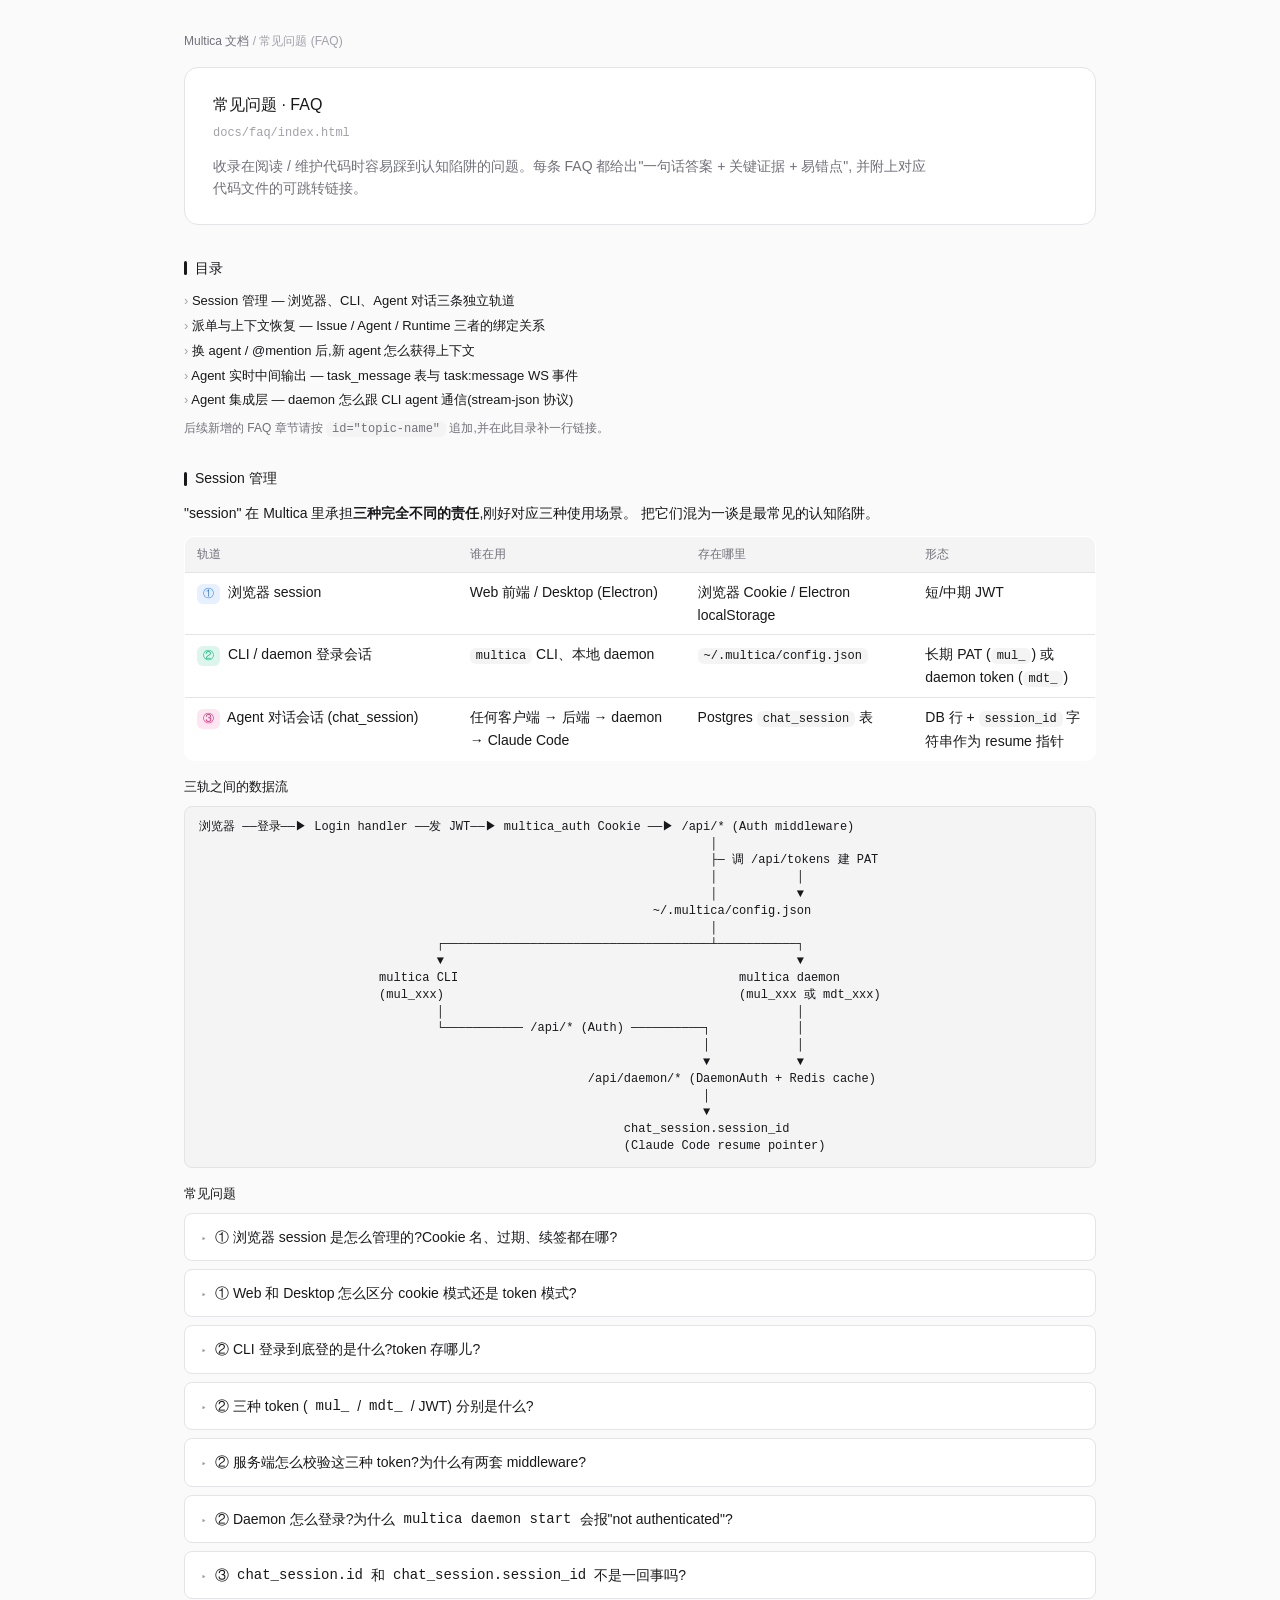
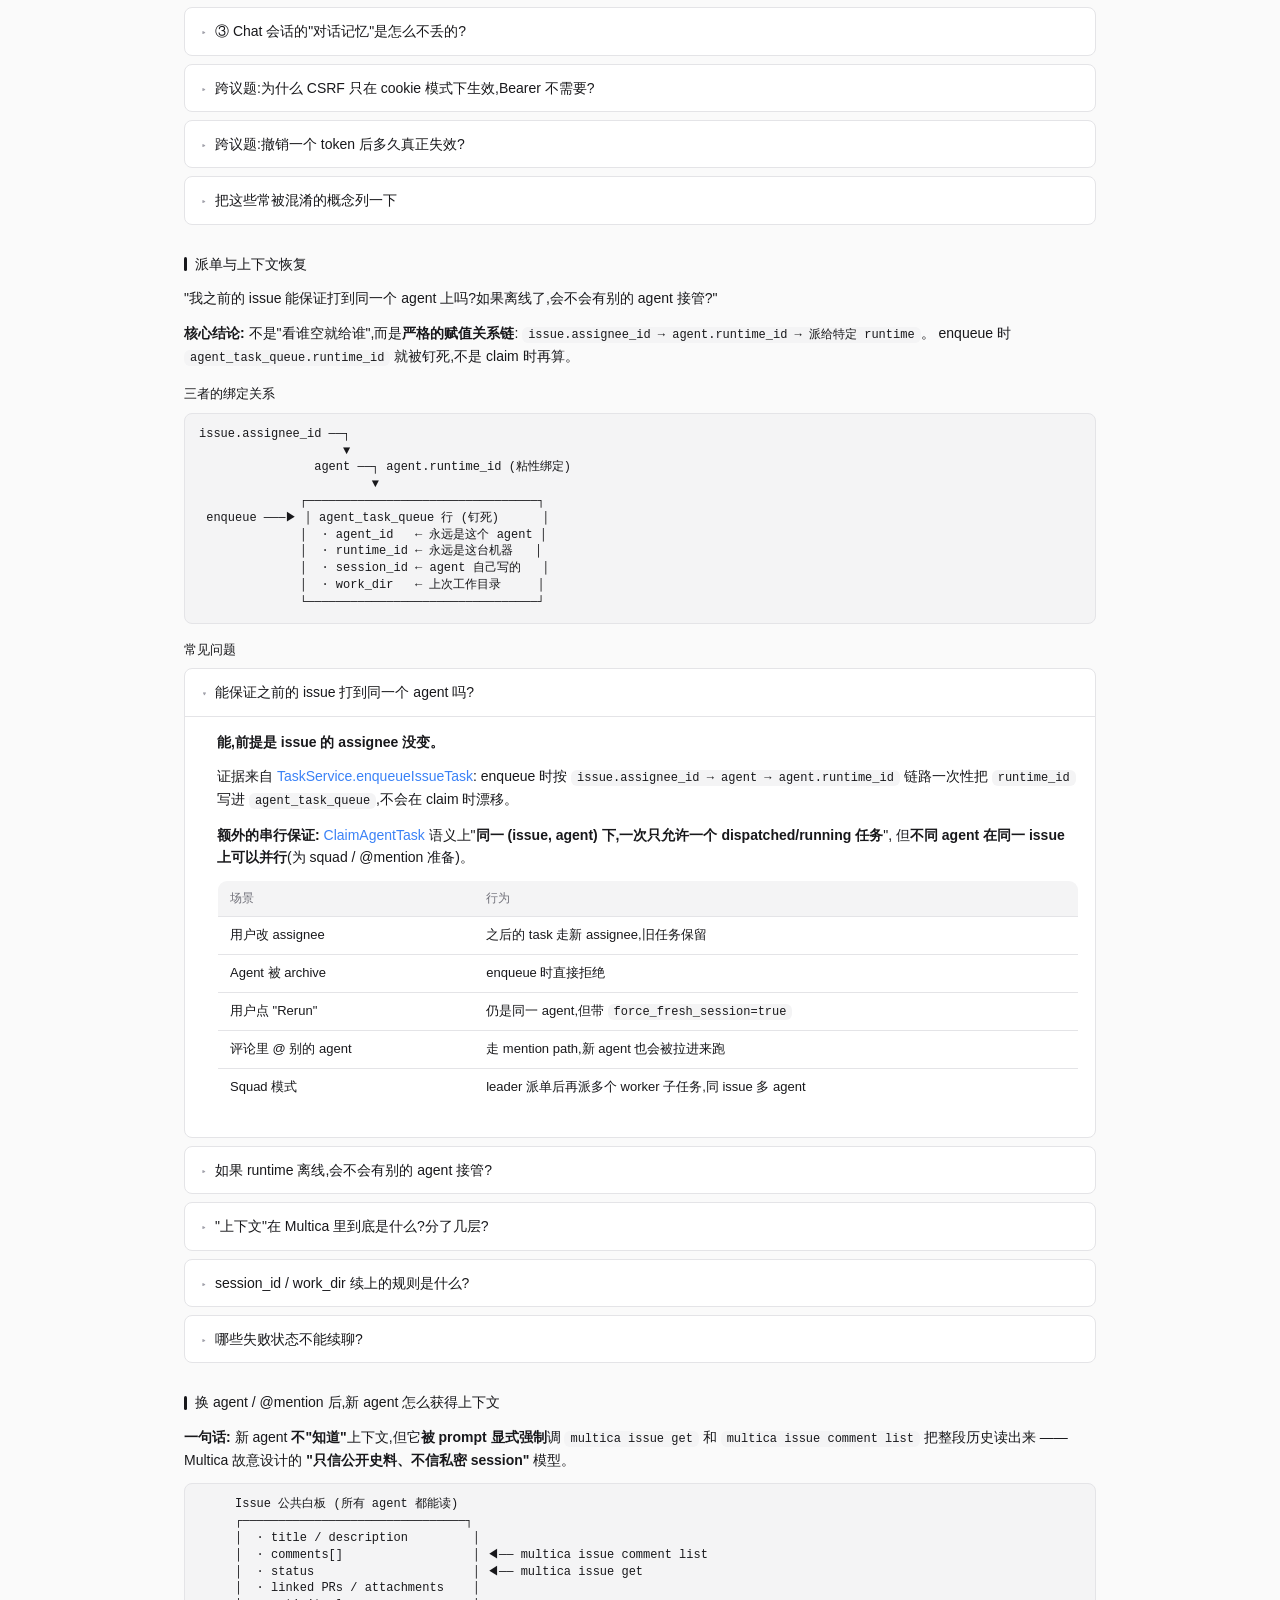
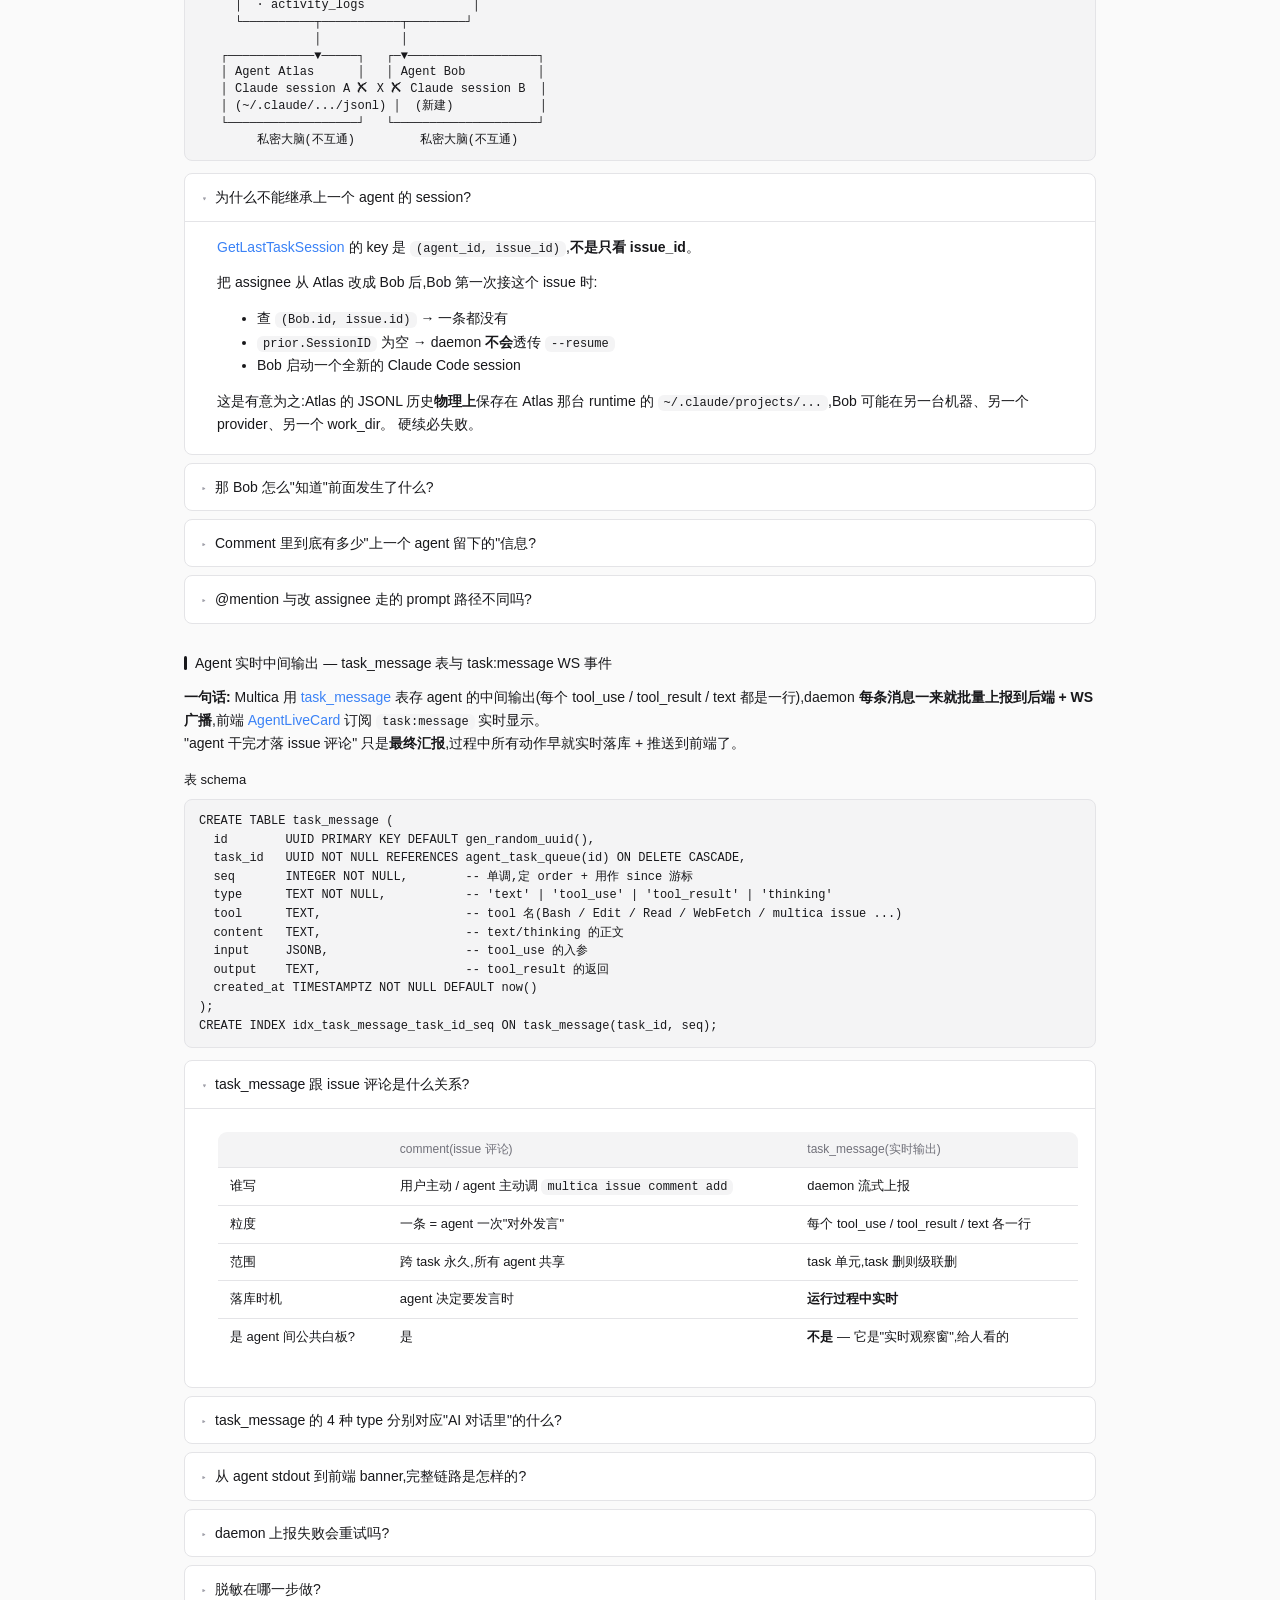
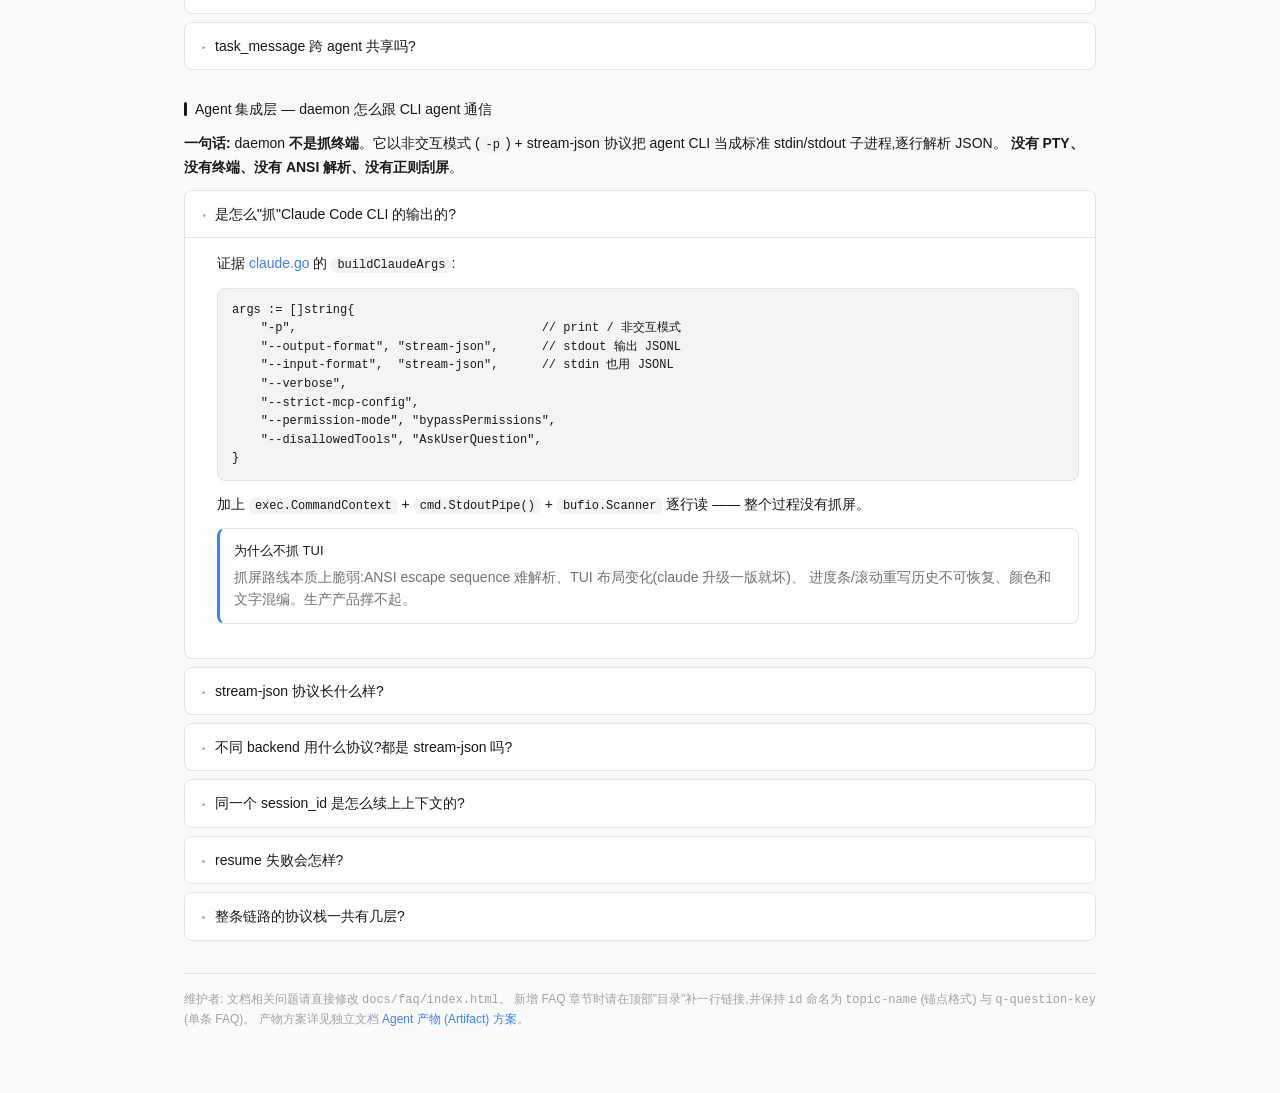
<file: docs/faq/index.html>
﻿<!DOCTYPE html>
<html lang="zh-CN">
<head>
<meta charset="UTF-8" />
<meta name="viewport" content="width=device-width, initial-scale=1" />
<title>Multica · 常见问题 (FAQ)</title>
<link rel="stylesheet" href="../deep-dive/style.css" />
<style>
  /* FAQ 折叠卡片 */
  .faq-list { display: flex; flex-direction: column; gap: 8px; }
  .faq-item {
    border: 1px solid var(--border);
    background: var(--surface);
    border-radius: var(--radius-md);
    padding: 0;
    overflow: hidden;
  }
  .faq-item summary {
    cursor: pointer;
    list-style: none;
    padding: 12px 16px;
    font-weight: 500;
    font-size: 14px;
    display: flex;
    align-items: flex-start;
    gap: 8px;
    user-select: none;
    color: var(--fg);
  }
  .faq-item summary::-webkit-details-marker { display: none; }
  .faq-item summary::before {
    content: "▸";
    color: var(--fg-subtle);
    font-size: 11px;
    margin-top: 4px;
    flex-shrink: 0;
    transition: transform 0.15s ease;
  }
  .faq-item[open] > summary::before { transform: rotate(90deg); }
  .faq-item summary:hover { background: var(--surface-2); }
  .faq-item[open] > summary { border-bottom: 1px solid var(--border); }
  .faq-item .faq-body { padding: 14px 16px 18px 32px; color: var(--fg); }
  .faq-item .faq-body p:last-child { margin-bottom: 0; }
  .faq-item .faq-body table { margin: 8px 0 12px; font-size: 13px; }

  /* 章节锚点 */
  .toc-anchor { color: var(--fg-muted); margin-left: 6px; opacity: 0; transition: opacity 0.1s; font-weight: normal; font-size: 12px; }
  section > h2:hover .toc-anchor { opacity: 1; }

  /* 三轨对比表的"轨道"色块 */
  .track-tag { display: inline-block; padding: 1px 6px; border-radius: var(--radius-sm); font-size: 11px; margin-right: 4px; font-weight: 500; }
  .track-1 { background: rgba(59, 130, 246, 0.12); color: var(--info); }
  .track-2 { background: rgba(16, 185, 129, 0.14); color: var(--success); }
  .track-3 { background: rgba(236, 72, 153, 0.14); color: #db2777; }
  @media (prefers-color-scheme: dark) {
    .track-3 { color: #f472b6; }
  }

  /* ASCII 流程图 */
  .ascii { font-family: var(--font-mono); font-size: 12px; line-height: 1.4; white-space: pre; }

  .toc-list { display: flex; flex-direction: column; gap: 4px; font-size: 13px; }
  .toc-list a { color: var(--fg); }
  .toc-list a::before { content: "›  "; color: var(--fg-subtle); }
</style>
</head>
<body>
<div class="container">

  <div class="breadcrumb">
    <a href="../overview.html">Multica 文档</a> / <span>常见问题 (FAQ)</span>
  </div>

  <div class="title-block">
    <h1>常见问题 · FAQ</h1>
    <p class="path">docs/faq/index.html</p>
    <p class="lede">收录在阅读 / 维护代码时容易踩到认知陷阱的问题。每条 FAQ 都给出"一句话答案 + 关键证据 + 易错点",
      并附上对应代码文件的可跳转链接。</p>
  </div>

  <!-- ========== 目录 ========== -->
  <section id="toc">
    <h2>目录</h2>
    <div class="toc-list">
      <a href="#session">Session 管理 — 浏览器、CLI、Agent 对话三条独立轨道</a>
      <a href="#dispatch">派单与上下文恢复 — Issue / Agent / Runtime 三者的绑定关系</a>
      <a href="#cross-agent">换 agent / @mention 后,新 agent 怎么获得上下文</a>
      <a href="#task-message">Agent 实时中间输出 — task_message 表与 task:message WS 事件</a>
      <a href="#agent-protocol">Agent 集成层 — daemon 怎么跟 CLI agent 通信(stream-json 协议)</a>
    </div>
    <p class="muted" style="margin-top: 8px; font-size: 12px;">
      后续新增的 FAQ 章节请按 <code>id="topic-name"</code> 追加,并在此目录补一行链接。
    </p>
  </section>

  <!-- ========== Session 管理 ========== -->
  <section id="session">
    <h2>Session 管理 <a href="#session" class="toc-anchor">#</a></h2>
    <p>"session" 在 Multica 里承担<strong>三种完全不同的责任</strong>,刚好对应三种使用场景。
      把它们混为一谈是最常见的认知陷阱。</p>

    <table>
      <thead>
        <tr><th style="width: 30%;">轨道</th><th style="width: 25%;">谁在用</th><th style="width: 25%;">存在哪里</th><th>形态</th></tr>
      </thead>
      <tbody>
        <tr>
          <td><span class="track-tag track-1">①</span> 浏览器 session</td>
          <td>Web 前端 / Desktop (Electron)</td>
          <td>浏览器 Cookie / Electron localStorage</td>
          <td>短/中期 JWT</td>
        </tr>
        <tr>
          <td><span class="track-tag track-2">②</span> CLI / daemon 登录会话</td>
          <td><code>multica</code> CLI、本地 daemon</td>
          <td><code>~/.multica/config.json</code></td>
          <td>长期 PAT (<code>mul_</code>) 或 daemon token (<code>mdt_</code>)</td>
        </tr>
        <tr>
          <td><span class="track-tag track-3">③</span> Agent 对话会话 (chat_session)</td>
          <td>任何客户端 → 后端 → daemon → Claude Code</td>
          <td>Postgres <code>chat_session</code> 表</td>
          <td>DB 行 + <code>session_id</code> 字符串作为 resume 指针</td>
        </tr>
      </tbody>
    </table>

    <h3>三轨之间的数据流</h3>
    <pre class="ascii">浏览器 ──登录──▶ Login handler ──发 JWT──▶ multica_auth Cookie ──▶ /api/* (Auth middleware)
                                                                       │
                                                                       ├─ 调 /api/tokens 建 PAT
                                                                       │           │
                                                                       │           ▼
                                                               ~/.multica/config.json
                                                                       │
                                 ┌─────────────────────────────────────┴───────────┐
                                 ▼                                                 ▼
                         multica CLI                                       multica daemon
                         (mul_xxx)                                         (mul_xxx 或 mdt_xxx)
                                 │                                                 │
                                 └─────────── /api/* (Auth) ──────────┐            │
                                                                      │            │
                                                                      ▼            ▼
                                                      /api/daemon/* (DaemonAuth + Redis cache)
                                                                      │
                                                                      ▼
                                                           chat_session.session_id
                                                           (Claude Code resume pointer)</pre>

    <h3>常见问题</h3>
    <div class="faq-list">

      <details class="faq-item" id="q-frontend-cookie">
        <summary>① 浏览器 session 是怎么管理的?Cookie 名、过期、续签都在哪?</summary>
        <div class="faq-body">
          <p><strong>一句话:</strong> 登录成功后,服务端用 <code>auth.SetAuthCookies</code> 一次写两枚 Cookie,
            HttpOnly 的 <code>multica_auth</code> 携带 JWT,可读的 <code>multica_csrf</code> 用作 CSRF 校验,
            默认 30 天过期 (<code>AUTH_TOKEN_TTL</code> 可覆盖)。</p>

          <p><strong>关键代码:</strong></p>
          <ul>
            <li>颁发: <a href="../../server/internal/handler/auth.go">handler/auth.go</a> 的 <code>Login</code> / Google Login → <code>issueJWT(user)</code></li>
            <li>设置 cookie: <a href="../../server/internal/auth/cookie.go">auth/cookie.go</a> <code>SetAuthCookies</code></li>
            <li>注销: <a href="../../server/internal/auth/cookie.go">auth.ClearAuthCookies</a> 把两枚 cookie 都设 <code>MaxAge=-1</code></li>
          </ul>

          <table>
            <thead><tr><th>Cookie</th><th>用途</th><th>关键属性</th></tr></thead>
            <tbody>
              <tr><td><code>multica_auth</code></td><td>HttpOnly,装 JWT</td><td>HttpOnly + SameSite=Strict + Secure(仅 HTTPS)</td></tr>
              <tr><td><code>multica_csrf</code></td><td>JWT 派生的 HMAC</td><td><strong>非</strong> HttpOnly,前端 JS 可读,需回传到 <code>X-CSRF-Token</code></td></tr>
              <tr><td>CloudFront-* 三件套</td><td>CDN 私有资源访问</td><td>由 <a href="../../server/internal/auth/cloudfront.go">cloudfront.go</a> 同步签发</td></tr>
            </tbody>
          </table>

          <div class="callout warn">
            <p class="callout-title">易错点</p>
            <p class="callout-body"><code>Secure</code> 标志会跟随 <code>FRONTEND_ORIGIN</code> 的 scheme:
              HTTP 自托管场景 (LAN IP) 一旦把 Secure=true 强制设上,浏览器会静默丢弃 cookie,导致登录立刻失效。
              <a href="../../server/internal/auth/cookie_test.go">cookie_test.go</a> 里 <code>TestSetAuthCookies_HTTPSelfHost</code> 是为了固化这个行为。</p>
          </div>
        </div>
      </details>

      <details class="faq-item" id="q-web-vs-desktop">
        <summary>① Web 和 Desktop 怎么区分 cookie 模式还是 token 模式?</summary>
        <div class="faq-body">
          <p><strong>一句话:</strong> 在前端 <a href="../../packages/core/auth/store.ts">auth/store.ts</a> 里通过
            <code>cookieAuth</code> 选项区分,Web 走 cookie 模式 (浏览器自动带),Desktop / Electron 走 localStorage + Bearer 模式。</p>

          <p><strong>关键差异:</strong></p>
          <ul>
            <li><strong>cookieAuth=true (Web)</strong>: <code>initialize()</code> 直接调 <code>api.getMe()</code>,
              cookie 由浏览器自动附带;前端从来不接触 token 字符串。</li>
            <li><strong>cookieAuth=false (Desktop)</strong>: 从 localStorage 读 <code>multica_token</code>,
              手动塞 <code>Authorization: Bearer ...</code>;Desktop 没有共享 cookie 容器。</li>
          </ul>

          <div class="callout">
            <p class="callout-title">防御:为什么只在 401 时清 token</p>
            <p class="callout-body">5xx / 网络断开 / abort <strong>不清</strong> token。这是被
              <code>#2143 / #2147</code> 教训过的 —— 后端 rolling restart 时如果一抖就清,用户被无差别踢下线。
              清 token 的责任由 ApiClient 的 <code>onUnauthorized</code> 回调专门承担。</p>
          </div>
        </div>
      </details>

      <details class="faq-item" id="q-cli-login">
        <summary>② CLI 登录到底登的是什么?token 存哪儿?</summary>
        <div class="faq-body">
          <p><strong>一句话:</strong> CLI 登的是<strong>一个长期 PAT (<code>mul_</code> 前缀)</strong>,通过浏览器 OAuth-like 回调获取,
            写到 <code>~/.multica/config.json</code>;之后 CLI 和本地 daemon <strong>共用</strong>这一份 token。</p>

          <p><strong>登录流程</strong> (<a href="../../server/cmd/multica/cmd_auth.go">cmd_auth.go</a> 的 <code>runAuthLogin</code>):</p>
          <pre class="ascii">1. CLI 起一个本地 HTTP 监听 (loopback 或 LAN IP)
2. 浏览器打开 web app 的 cli_callback URL
3. 用户在浏览器里登录 (走 ① 浏览器 session)
4. 浏览器拿着 cookie 调 /api/tokens 创建一个 PAT (mul_xxx)
5. 浏览器把 PAT 推到 CLI 的本地回调
6. CLI 验证 GET /api/me 通了,写入 ~/.multica/config.json</pre>

          <p><strong>配置文件</strong> (<a href="../../server/internal/cli/config.go">cli/config.go</a>):</p>
          <pre><code>// ~/.multica/config.json (默认 profile)
{
  "server_url":   "https://api.multica.ai",
  "app_url":      "https://multica.ai",
  "workspace_id": "uuid",       // 当前默认工作区
  "token":        "mul_xxxx"    // PAT
}</code></pre>

          <p>支持 <strong>profile 隔离</strong>:<code>--profile staging</code> →
            <code>~/.multica/profiles/staging/config.json</code>。生产 / staging / 自托管可同时存在。</p>

          <p>临时覆盖:CI 场景下用环境变量 <code>MULTICA_TOKEN=mul_xxx</code>,优先级高于配置文件。</p>
        </div>
      </details>

      <details class="faq-item" id="q-token-prefix">
        <summary>② 三种 token (<code>mul_</code> / <code>mdt_</code> / JWT) 分别是什么?</summary>
        <div class="faq-body">
          <p><strong>一句话:</strong> 看前缀分流。<a href="../../server/internal/auth/jwt.go">auth/jwt.go</a> 里 <code>Generate*Token</code> 各自负责生成。</p>

          <table>
            <thead><tr><th>前缀</th><th>类型</th><th>谁创建</th><th>谁吊销</th><th>用在哪</th></tr></thead>
            <tbody>
              <tr>
                <td><code>mul_</code></td>
                <td>Personal Access Token (PAT)</td>
                <td>用户:CLI <code>multica login</code> 自动建一条;或 web 设置页手建</td>
                <td>用户撤销 / 过期 (DB 中心化吊销)</td>
                <td>CLI、daemon、第三方脚本</td>
              </tr>
              <tr>
                <td><code>mdt_</code></td>
                <td>Daemon Token</td>
                <td>服务端在 daemon 注册时分配</td>
                <td>daemon 注销 / 过期 (DB 中心化吊销)</td>
                <td>仅 daemon ↔ 后端的高频心跳路径</td>
              </tr>
              <tr>
                <td>(无前缀)</td>
                <td>JWT</td>
                <td>Login handler 颁发</td>
                <td><strong>仅靠过期</strong>,无中心化吊销</td>
                <td>浏览器 cookie / Desktop bearer</td>
              </tr>
            </tbody>
          </table>

          <p>PAT 和 daemon token 数据库里只存 SHA-256 hash (<code>token_hash</code>),
            明文在签发时只露面一次;若用户丢失只能重新生成。</p>
        </div>
      </details>

      <details class="faq-item" id="q-auth-middleware">
        <summary>② 服务端怎么校验这三种 token?为什么有两套 middleware?</summary>
        <div class="faq-body">
          <p><strong>一句话:</strong> 普通 API 用 <a href="../../server/internal/middleware/auth.go">middleware/auth.go</a>,
            daemon 专用通道 <code>/api/daemon/*</code> 用 <a href="../../server/internal/middleware/daemon_auth.go">daemon_auth.go</a>。
            两者都按 token 前缀分流,daemon 通道额外接 Redis 缓存来扛心跳压力。</p>

          <h4 style="margin: 12px 0 6px; font-size: 13px; font-weight: 500;">Auth (普通 API)</h4>
          <p>优先级:</p>
          <ol>
            <li><code>Authorization: Bearer xxx</code> (Desktop / 第三方调用)</li>
            <li><code>multica_auth</code> HttpOnly cookie (浏览器)</li>
          </ol>
          <p>走到 <strong>cookie 分支会额外验 CSRF</strong> (state-changing 方法必须带 <code>X-CSRF-Token</code>);
            走 Bearer 不需要 CSRF,因为 PAT/JWT 不会被浏览器自动跨站发出。</p>

          <h4 style="margin: 12px 0 6px; font-size: 13px; font-weight: 500;">DaemonAuth (/api/daemon/*)</h4>
          <p>按 token 前缀分流到三条路径:</p>
          <ul>
            <li><code>mdt_</code> → 查 <code>daemon_tokens</code> 表 + Redis 缓存</li>
            <li><code>mul_</code> → 查 <code>personal_access_tokens</code> 表 + Redis 缓存</li>
            <li>否则 → JWT 解析 (向后兼容旧 daemon)</li>
          </ul>

          <div class="callout ok">
            <p class="callout-title">为什么 daemon 通道单独有缓存</p>
            <p class="callout-body">daemon 心跳约 15s 一次,缓存命中后 <strong>完全跳过 DB</strong>
              (包括 <code>last_used_at</code> 的 UPDATE 都跳了),把每请求一次 DB 折算成
              <strong>每 10 分钟一次</strong> (<code>AuthCacheTTL</code>)。这是性能要害;
              副作用是 <strong>吊销延迟上限 = 缓存 TTL</strong>,最多 10 分钟。</p>
          </div>
        </div>
      </details>

      <details class="faq-item" id="q-daemon-login">
        <summary>② Daemon 怎么登录?为什么 <code>multica daemon start</code> 会报"not authenticated"?</summary>
        <div class="faq-body">
          <p><strong>一句话:</strong> Daemon <strong>不会单独登录</strong>。它读取 CLI 写的同一份
            <code>~/.multica/config.json</code>,继承 PAT。所以必须先 <code>multica login</code>。</p>

          <p><strong>关键代码:</strong> <a href="../../server/internal/daemon/daemon.go">daemon/daemon.go</a> 的
            <code>resolveAuth()</code> 读取 profile config,把 <code>cfg.Token</code> 注入到 daemon HTTP client。</p>

          <p>报错原文:</p>
          <pre><code>not authenticated — run 'multica login' to authenticate, then restart the daemon</code></pre>

          <p>使用 profile 时:<code>multica login --profile staging</code> 之后再
            <code>multica daemon start --profile staging</code>。</p>
        </div>
      </details>

      <details class="faq-item" id="q-chat-session-id">
        <summary>③ <code>chat_session.id</code> 和 <code>chat_session.session_id</code> 不是一回事吗?</summary>
        <div class="faq-body">
          <p><strong>一句话:</strong> 不是。<code>id</code> 是 Multica 自己分配的 UUID 主键 (Multica 内部对话 id);
            <code>session_id</code> 是 <strong>Claude Code 内部生成的 session id</strong>,用作
            <code>claude --resume &lt;session_id&gt;</code> 的"续聊锚点"。</p>

          <table>
            <thead><tr><th>字段</th><th>类型</th><th>含义</th><th>什么时候被填</th></tr></thead>
            <tbody>
              <tr>
                <td><code>chat_session.id</code></td>
                <td>UUID</td>
                <td>Multica 自己的对话主键</td>
                <td>建会话时立即生成</td>
              </tr>
              <tr>
                <td><code>chat_session.session_id</code></td>
                <td>TEXT (nullable)</td>
                <td>外部 agent (Claude Code) 的 resume 句柄</td>
                <td>第一次 agent 真正跑过之后才被回填</td>
              </tr>
            </tbody>
          </table>

          <p>把 <code>session_id IS NULL</code> 当作"对话还没真正开过"的语义。</p>

          <p><strong>关键代码:</strong></p>
          <ul>
            <li><a href="../../server/migrations/033_chat.up.sql">033_chat.up.sql</a> — 表结构</li>
            <li><a href="../../server/pkg/db/queries/chat.sql">chat.sql</a> 的 <code>CreateChatSession</code> /
              <code>UpdateChatSessionSession</code> / <code>GetLastChatTaskSession</code></li>
          </ul>
        </div>
      </details>

      <details class="faq-item" id="q-chat-resume">
        <summary>③ Chat 会话的"对话记忆"是怎么不丢的?</summary>
        <div class="faq-body">
          <p><strong>一句话:</strong> 三层防护:① <code>UpdateChatSessionSession</code> 用 <code>COALESCE</code> 写回,
            空值不会覆盖已有指针;② 即使 chat_session.session_id 是 NULL,会走 <code>GetLastChatTaskSession</code>
            从 <code>agent_task_queue</code> 捞最近一条带 session_id 的任务 (<strong>包括失败任务</strong>) 来 resume;
            ③ 删除前必须先取消 in-flight task,避免"答案没地方落"。</p>

          <p><strong>关键设计 (chat.sql 注释原文):</strong></p>
          <div class="callout">
            <p class="callout-body">"even a failed task may have established a real agent session before failing,
              and we'd rather resume there than start over and lose conversation memory."</p>
          </div>

          <p>所以即使单次 agent 任务崩溃,只要它在崩溃前已经向后端报告过 session_id,下一条用户消息就能续上记忆。</p>

          <p><strong>删除流程</strong>(<a href="../../server/pkg/db/queries/chat.sql">chat.sql</a>
            <code>DeleteChatSession</code> 注释):</p>
          <ol>
            <li><code>LockChatSessionForDelete</code> 锁住行</li>
            <li><code>CancelAgentTasksByChatSession</code> 把 in-flight 任务取消</li>
            <li><code>DeleteChatSession</code> 硬删,<code>chat_message</code> 走 FK CASCADE 一起删;
              <code>agent_task_queue.chat_session_id</code> 走 SET NULL 保留历史</li>
          </ol>
        </div>
      </details>

      <details class="faq-item" id="q-csrf-bearer">
        <summary>跨议题:为什么 CSRF 只在 cookie 模式下生效,Bearer 不需要?</summary>
        <div class="faq-body">
          <p><strong>一句话:</strong> CSRF 攻击的前提是浏览器自动带 cookie 跨站发请求。Bearer token 必须由 JS 主动设置,
            不会被跨站盗用,所以 PAT/Bearer 路径天然免疫。</p>

          <p>这就是 <a href="../../server/internal/middleware/auth.go">middleware/auth.go</a> 里
            <code>fromCookie &amp;&amp; !auth.ValidateCSRF(r)</code> 这条只在 cookie 分支启用的原因。
            Desktop 走 Bearer,不需要前端额外维护 CSRF token。</p>
        </div>
      </details>

      <details class="faq-item" id="q-revocation-latency">
        <summary>跨议题:撤销一个 token 后多久真正失效?</summary>
        <div class="faq-body">
          <p><strong>取决于 token 类型和路径:</strong></p>
          <table>
            <thead><tr><th>Token 类型</th><th>吊销方式</th><th>实际失效时延</th></tr></thead>
            <tbody>
              <tr><td>JWT (浏览器 / Desktop)</td><td>无中心化吊销</td><td>= 剩余 TTL (默认 30 天)</td></tr>
              <tr><td>PAT (<code>mul_</code>) — 普通 API</td><td>DB 标记 revoked</td><td>立即 (Auth 中间件每次查 DB) 或 ≤ <code>AuthCacheTTL</code> (缓存命中)</td></tr>
              <tr><td>PAT (<code>mul_</code>) — daemon 通道</td><td>DB 标记 revoked</td><td>≤ 10 分钟 (<code>AuthCacheTTL</code>)</td></tr>
              <tr><td>Daemon token (<code>mdt_</code>)</td><td>DB 删除</td><td>≤ 10 分钟 (<code>AuthCacheTTL</code>)</td></tr>
            </tbody>
          </table>

          <p>所以 <strong>JWT 不能用作"安全敏感操作"的唯一凭据</strong>,例如改邮箱、改密码这类操作通常会再补一道密码 / 验证码确认。</p>
        </div>
      </details>

      <details class="faq-item" id="q-mental-traps">
        <summary>把这些常被混淆的概念列一下</summary>
        <div class="faq-body">
          <ol>
            <li><strong>"session" 三个含义</strong>:浏览器里的 session (① cookie 内 JWT)、
              CLI 的 session (② PAT 写在 config.json)、chat_session (③ DB 行 + agent 内部 session_id) —
              第三个跟登录无关。</li>
            <li><strong>JWT vs PAT</strong>:看前缀。<code>mul_</code> / <code>mdt_</code> 走 token hash 查表;
              其它走 JWT 解析。JWT 没有中心化吊销,PAT/Daemon token 可主动 revoke。</li>
            <li><strong>CSRF 只对 cookie 路径生效</strong>:cookie 是浏览器自动带的,会被 CSRF 攻击;
              Bearer 必须 JS 主动设置,不会被跨站盗用。</li>
            <li><strong><code>chat_session.session_id</code> 和 <code>chat_session.id</code> 是两码事</strong>:
              前者是 Claude Code 自己生成的 resume 句柄,后者是 Multica 自己分配的 UUID。
              把 NULL session_id 当成"对话还没真正开过"的语义。</li>
            <li><strong>Daemon 不会单独登录</strong>:它共用 CLI 写的那份 PAT;想让 daemon 跑必须先
              <code>multica login</code>。</li>
          </ol>
        </div>
      </details>

    </div>
  </section>

  <!-- ========== 派单与上下文恢复 ========== -->
  <section id="dispatch">
    <h2>派单与上下文恢复 <a href="#dispatch" class="toc-anchor">#</a></h2>
    <p>"我之前的 issue 能保证打到同一个 agent 上吗?如果离线了,会不会有别的 agent 接管?"</p>
    <p><strong>核心结论:</strong> 不是"看谁空就给谁",而是<strong>严格的赋值关系链</strong>:
      <code>issue.assignee_id → agent.runtime_id → 派给特定 runtime</code>。
      enqueue 时 <code>agent_task_queue.runtime_id</code> 就被钉死,不是 claim 时再算。</p>

    <h3>三者的绑定关系</h3>
    <pre class="ascii">issue.assignee_id ──┐
                    ▼
                agent ──┐ agent.runtime_id (粘性绑定)
                        ▼
              ┌────────────────────────────────┐
 enqueue ───▶ │ agent_task_queue 行 (钉死)      │
              │  · agent_id   ← 永远是这个 agent │
              │  · runtime_id ← 永远是这台机器   │
              │  · session_id ← agent 自己写的   │
              │  · work_dir   ← 上次工作目录     │
              └────────────────────────────────┘</pre>

    <h3>常见问题</h3>
    <div class="faq-list">

      <details class="faq-item" id="q-dispatch-stickiness" open>
        <summary>能保证之前的 issue 打到同一个 agent 吗?</summary>
        <div class="faq-body">
          <p><strong>能,前提是 issue 的 assignee 没变。</strong></p>
          <p>证据来自 <a href="../../server/internal/service/task.go">TaskService.enqueueIssueTask</a>:
            enqueue 时按 <code>issue.assignee_id → agent → agent.runtime_id</code> 链路一次性把
            <code>runtime_id</code> 写进 <code>agent_task_queue</code>,不会在 claim 时漂移。</p>

          <p><strong>额外的串行保证:</strong> <a href="../../server/pkg/db/queries/agent.sql">ClaimAgentTask</a>
            语义上"<strong>同一 (issue, agent) 下,一次只允许一个 dispatched/running 任务</strong>",
            但<strong>不同 agent 在同一 issue 上可以并行</strong>(为 squad / @mention 准备)。</p>

          <table>
            <thead><tr><th>场景</th><th>行为</th></tr></thead>
            <tbody>
              <tr><td>用户改 assignee</td><td>之后的 task 走新 assignee,旧任务保留</td></tr>
              <tr><td>Agent 被 archive</td><td>enqueue 时直接拒绝</td></tr>
              <tr><td>用户点 "Rerun"</td><td>仍是同一 agent,但带 <code>force_fresh_session=true</code></td></tr>
              <tr><td>评论里 @ 别的 agent</td><td>走 mention path,新 agent 也会被拉进来跑</td></tr>
              <tr><td>Squad 模式</td><td>leader 派单后再派多个 worker 子任务,同 issue 多 agent</td></tr>
            </tbody>
          </table>
        </div>
      </details>

      <details class="faq-item" id="q-runtime-offline">
        <summary>如果 runtime 离线,会不会有别的 agent 接管?</summary>
        <div class="faq-body">
          <p><strong>默认不会。</strong>任务和 runtime 是绑定的,离线即 fail,不会自动迁移。</p>

          <p><strong>检测路径(双保险):</strong></p>
          <ol>
            <li>Heartbeat 主路:daemon ~15s 一次心跳更新 <code>last_seen_at</code></li>
            <li>Sweeper 巡检路:周期调 <a href="../../server/pkg/db/queries/runtime.sql">MarkRuntimesOfflineByIDs</a>,
              把 <code>last_seen_at &lt; now() - stale_seconds</code> 的行翻成 offline。
              SQL 把 stale 谓词重复写进 UPDATE 的 WHERE 子句,避免 SELECT/UPDATE 之间被一次新心跳救活的 runtime 错杀</li>
          </ol>

          <p><strong>离线后:</strong> <a href="../../server/pkg/db/queries/runtime.sql">FailTasksForOfflineRuntimes</a>
            把 dispatched/running 的任务标 <code>failed</code>,<code>failure_reason='runtime_offline'</code>。
            <strong>不会迁移</strong>到别的 runtime。</p>

          <div class="callout">
            <p class="callout-title">几个微妙的"看似接管"路径</p>
            <p class="callout-body">
              <strong>(A) 同 runtime 重新上线</strong> → <a href="../../server/pkg/db/queries/agent.sql">RecoverOrphanedTasksForRuntime</a> 把孤儿 fail,重新 claim queued。<br />
              <strong>(B) Stale dispatched 重新 claim</strong> → <a href="../../server/internal/service/task.go">ReclaimStaleDispatchedTaskForRuntime</a> <strong>仅同一 runtime 才能重新拿</strong>(daemon_test.go 有专测)。<br />
              <strong>(C) Auto-retry</strong> → <a href="../../server/pkg/db/queries/agent.sql">CreateRetryTask</a> 新任务<strong>继承父 <code>runtime_id</code></strong>,那台没回来就一直 queued。<br />
              <strong>(D) Agent 改绑 runtime</strong> → <code>UpdateAgent</code> 之后的新 task 落到新 runtime,但<strong>已 queued 的旧任务保留旧 <code>runtime_id</code></strong>。<br />
              <strong>(E) Member 被踢</strong> → <a href="../../server/pkg/db/queries/runtime.sql">CancelAgentTasksByRuntimeOrAgent</a> 用 <code>cancelled</code> 而非 <code>failed</code>,让 daemon 优雅打断。
            </p>
          </div>
        </div>
      </details>

      <details class="faq-item" id="q-context-layers">
        <summary>"上下文"在 Multica 里到底是什么?分了几层?</summary>
        <div class="faq-body">
          <table>
            <thead><tr><th>层级</th><th>存在哪里</th><th>用途</th></tr></thead>
            <tbody>
              <tr><td>① Workspace 层</td><td><code>workspace.context</code></td><td>整个工作区的全局背景</td></tr>
              <tr><td>② Agent 层</td><td><code>agent.instructions</code> / skills / MCP</td><td>这个 agent 的人设、技能</td></tr>
              <tr><td>③ <strong>会话层</strong></td><td><code>agent_task_queue.session_id</code> + <code>work_dir</code></td><td><strong>续聊锚点</strong> — 本议题核心</td></tr>
            </tbody>
          </table>
          <p>"上次 agent 跑过的对话记忆怎么找回来" 只关系到第 ③ 层。</p>
        </div>
      </details>

      <details class="faq-item" id="q-resume-rules">
        <summary>session_id / work_dir 续上的规则是什么?</summary>
        <div class="faq-body">
          <p><a href="../../server/internal/handler/daemon.go">handler/daemon.go</a> 里给 daemon 派任务的 response
            返回 <code>PriorSessionID</code> / <code>PriorWorkDir</code>,具体策略:</p>

          <table>
            <thead><tr><th>情况</th><th>session_id</th><th>work_dir</th></tr></thead>
            <tbody>
              <tr><td>同 runtime + 非 comment 触发</td><td>✅ 续</td><td>✅ 续</td></tr>
              <tr><td>不同 runtime(agent 改绑了机器)</td><td>❌ 不续</td><td>✅ 续(仍可保留 git checkout)</td></tr>
              <tr><td>Comment 触发的后续任务</td><td>❌ 不续(上下文常被 "Done." 类终结消息污染)</td><td>✅ 续</td></tr>
              <tr><td>用户点 "Rerun"(<code>force_fresh_session=true</code>)</td><td>❌ 不续</td><td>❌ 不续</td></tr>
            </tbody>
          </table>
        </div>
      </details>

      <details class="faq-item" id="q-poison-blacklist">
        <summary>哪些失败状态不能续聊?</summary>
        <div class="faq-body">
          <p><a href="../../server/pkg/db/queries/agent.sql">GetLastTaskSession</a> 的 WHERE 子句<strong>明确排除"中毒"类失败</strong>:</p>
          <pre><code>failure_reason NOT IN (
  'iteration_limit',           -- agent 自己跑到迭代上限
  'agent_fallback_message',    -- agent 输出了 fallback 终结句
  'api_invalid_request',       -- 400 invalid_request_error
  'codex_semantic_inactivity'  -- Codex 卡死状态
)
AND NOT (error LIKE '%400%' AND error LIKE '%invalid_request_error%')</code></pre>
          <p>这些 session 续上去会复现同样的卡死。失败任务也算 — 只要它<strong>在崩溃前</strong>已经把 session_id 报回过,就能续。</p>
        </div>
      </details>

    </div>
  </section>

  <!-- ========== 换 agent 上下文 ========== -->
  <section id="cross-agent">
    <h2>换 agent / @mention 后,新 agent 怎么获得上下文 <a href="#cross-agent" class="toc-anchor">#</a></h2>
    <p><strong>一句话:</strong> 新 agent <strong>不"知道"</strong>上下文,但它<strong>被 prompt 显式强制</strong>调
      <code>multica issue get</code> 和 <code>multica issue comment list</code> 把整段历史读出来 ——
      Multica 故意设计的 <strong>"只信公开史料、不信私密 session"</strong> 模型。</p>

    <pre class="ascii">     Issue 公共白板 (所有 agent 都能读)            
     ┌───────────────────────────────┐               
     │  · title / description         │              
     │  · comments[]                  │ ◀── multica issue comment list
     │  · status                      │ ◀── multica issue get        
     │  · linked PRs / attachments    │              
     │  · activity_logs               │              
     └──────────┬───────────┬────────┘               
                │           │                        
   ┌────────────▼─────┐   ┌─▼──────────────────┐    
   │ Agent Atlas      │   │ Agent Bob          │    
   │ Claude session A ✘ X ✘ Claude session B  │    
   │ (~/.claude/.../jsonl) │  (新建)            │    
   └──────────────────┘   └────────────────────┘    
        私密大脑(不互通)         私密大脑(不互通)       </pre>

    <div class="faq-list">

      <details class="faq-item" id="q-public-board" open>
        <summary>为什么不能继承上一个 agent 的 session?</summary>
        <div class="faq-body">
          <p><a href="../../server/pkg/db/queries/agent.sql">GetLastTaskSession</a> 的 key 是
            <code>(agent_id, issue_id)</code>,<strong>不是只看 issue_id</strong>。</p>
          <p>把 assignee 从 Atlas 改成 Bob 后,Bob 第一次接这个 issue 时:</p>
          <ul>
            <li>查 <code>(Bob.id, issue.id)</code> → 一条都没有</li>
            <li><code>prior.SessionID</code> 为空 → daemon <strong>不会</strong>透传 <code>--resume</code></li>
            <li>Bob 启动一个全新的 Claude Code session</li>
          </ul>
          <p>这是有意为之:Atlas 的 JSONL 历史<strong>物理上</strong>保存在 Atlas 那台 runtime 的
            <code>~/.claude/projects/...</code>,Bob 可能在另一台机器、另一个 provider、另一个 work_dir。
            硬续必失败。</p>
        </div>
      </details>

      <details class="faq-item" id="q-mandatory-read">
        <summary>那 Bob 怎么"知道"前面发生了什么?</summary>
        <div class="faq-body">
          <p>Multica 在 prompt 层把"读公共历史"做成<strong>硬性指令</strong>。
            <a href="../../server/internal/daemon/prompt.go">prompt.go</a> 与
            <a href="../../server/internal/daemon/execenv/runtime_config.go">runtime_config.go</a> 注入到
            CLAUDE.md / AGENTS.md 的关键句:</p>

          <div class="callout warn">
            <p class="callout-body">"Run <code>multica issue comment list &lt;id&gt; --output json</code> to read the full comment history —
              <strong>this is mandatory, not optional</strong>. Earlier comments often carry context the issue body lacks
              (... <strong>the prior agent's findings</strong>, the reason the issue was reassigned to you).
              Skipping this step is the most common cause of agents acting on stale or incomplete instructions."</p>
          </div>

          <p>新 agent 启动后实际会做的:</p>
          <ol>
            <li><code>cat .multica/issue_context.md</code> ← daemon 在 work_dir 写入的本任务摘要</li>
            <li><code>multica issue get &lt;id&gt; --output json</code> ← 拉 issue 现态</li>
            <li><code>multica issue comment list &lt;id&gt; --output json</code> ← <strong>所有评论</strong>(含 Atlas 留下的)</li>
            <li>开始干活</li>
          </ol>
        </div>
      </details>

      <details class="faq-item" id="q-comment-as-letter">
        <summary>Comment 里到底有多少"上一个 agent 留下的"信息?</summary>
        <div class="faq-body">
          <p>Multica 的关键设计:<strong>agent 工作产物大量是"反向投射回 issue 评论"的</strong>,
            而不是停留在 agent 自己的 session 里。</p>
          <table>
            <thead><tr><th>来源</th><th>怎么写进 issue</th><th>新 agent 能读到吗</th></tr></thead>
            <tbody>
              <tr><td>agent post 的进度评论</td><td><code>multica issue comment add</code></td><td>✅ 在 comments 表</td></tr>
              <tr><td>状态切换</td><td><code>multica issue status</code> → <code>comments(type='status_change')</code> + <code>activity_logs</code></td><td>✅</td></tr>
              <tr><td>关联 PR</td><td><code>issue_pull_requests</code> 表</td><td>✅(issue get 输出带)</td></tr>
              <tr><td>上传附件</td><td><code>attachments</code> 表</td><td>✅</td></tr>
              <tr><td>agent 内部"思考"和工具调用</td><td>仅在 ~/.claude/.../jsonl</td><td>❌ <strong>读不到</strong></td></tr>
              <tr><td>work_dir 里未 commit 的代码</td><td>本地文件</td><td>❌ 跨 runtime 不可见</td></tr>
            </tbody>
          </table>
          <p>这就是为什么 Multica 反复教育 agent <strong>"在重要节点 post 评论"</strong> ——
            评论是 agent 间唯一的"信件"。</p>
        </div>
      </details>

      <details class="faq-item" id="q-mention-vs-reassign">
        <summary>@mention 与改 assignee 走的 prompt 路径不同吗?</summary>
        <div class="faq-body">
          <p>不同。daemon 端按 <code>task.TriggerCommentID</code> 是否为空区分:</p>
          <ul>
            <li><strong>改 assignee</strong> → <a href="../../server/internal/daemon/prompt.go">buildIssuePrompt</a>,
              强调 "读全量历史 mandatory"</li>
            <li><strong>@mention</strong> → <code>task.TriggerCommentID</code> 不空,走
              <a href="../../server/internal/daemon/prompt.go">buildCommentPrompt</a>,
              prompt 显式指出 <strong>"这条评论触发了你"</strong> + "先读 trigger 所在 thread,再读其它最近活跃 thread",
              避免新 agent 啃完整 2000 条评论</li>
          </ul>
        </div>
      </details>

    </div>
  </section>

  <!-- ========== task_message 实时输出 ========== -->
  <section id="task-message">
    <h2>Agent 实时中间输出 — task_message 表与 task:message WS 事件 <a href="#task-message" class="toc-anchor">#</a></h2>
    <p><strong>一句话:</strong> Multica 用 <a href="../../server/migrations/026_task_messages.up.sql">task_message</a>
      表存 agent 的中间输出(每个 tool_use / tool_result / text 都是一行),daemon
      <strong>每条消息一来就批量上报到后端 + WS 广播</strong>,前端
      <a href="../../packages/views/issues/components/agent-live-card.tsx">AgentLiveCard</a> 订阅
      <code>task:message</code> 实时显示。<br />
      "agent 干完才落 issue 评论" 只是<strong>最终汇报</strong>,过程中所有动作早就实时落库 + 推送到前端了。</p>

    <h3>表 schema</h3>
    <pre><code>CREATE TABLE task_message (
  id        UUID PRIMARY KEY DEFAULT gen_random_uuid(),
  task_id   UUID NOT NULL REFERENCES agent_task_queue(id) ON DELETE CASCADE,
  seq       INTEGER NOT NULL,        -- 单调,定 order + 用作 since 游标
  type      TEXT NOT NULL,           -- 'text' | 'tool_use' | 'tool_result' | 'thinking'
  tool      TEXT,                    -- tool 名(Bash / Edit / Read / WebFetch / multica issue ...)
  content   TEXT,                    -- text/thinking 的正文
  input     JSONB,                   -- tool_use 的入参
  output    TEXT,                    -- tool_result 的返回
  created_at TIMESTAMPTZ NOT NULL DEFAULT now()
);
CREATE INDEX idx_task_message_task_id_seq ON task_message(task_id, seq);</code></pre>

    <div class="faq-list">

      <details class="faq-item" id="q-message-vs-comment" open>
        <summary>task_message 跟 issue 评论是什么关系?</summary>
        <div class="faq-body">
          <table>
            <thead><tr><th></th><th>comment(issue 评论)</th><th>task_message(实时输出)</th></tr></thead>
            <tbody>
              <tr><td>谁写</td><td>用户主动 / agent 主动调 <code>multica issue comment add</code></td><td>daemon 流式上报</td></tr>
              <tr><td>粒度</td><td>一条 = agent 一次"对外发言"</td><td>每个 tool_use / tool_result / text 各一行</td></tr>
              <tr><td>范围</td><td>跨 task 永久,所有 agent 共享</td><td>task 单元,task 删则级联删</td></tr>
              <tr><td>落库时机</td><td>agent 决定要发言时</td><td><strong>运行过程中实时</strong></td></tr>
              <tr><td>是 agent 间公共白板?</td><td>是</td><td><strong>不是</strong> — 它是"实时观察窗",给人看的</td></tr>
            </tbody>
          </table>
        </div>
      </details>

      <details class="faq-item" id="q-message-types">
        <summary>task_message 的 4 种 type 分别对应"AI 对话里"的什么?</summary>
        <div class="faq-body">
          <table>
            <thead><tr><th>Type</th><th>对应日常 AI 产品</th><th>来源</th></tr></thead>
            <tbody>
              <tr><td><code>text</code></td><td>ChatGPT 大段回复气泡</td><td>agent 给用户的纯文本</td></tr>
              <tr><td><code>tool_use</code></td><td>Cursor / Claude Code 的灰 box "🔧 Read: ..."</td><td>agent 决定调工具时,带 input JSON</td></tr>
              <tr><td><code>tool_result</code></td><td>灰 box 展开看到的输出</td><td>tool 返回 stdout / 文件内容</td></tr>
              <tr><td><code>thinking</code></td><td>Claude 3.7+ extended thinking 的灰色斜体</td><td>仅特定 model 暴露</td></tr>
            </tbody>
          </table>

          <div class="callout">
            <p class="callout-title">注意:不是 token 级流式,是事件级流式</p>
            <p class="callout-body">你跟 ChatGPT 直接聊时<strong>有 token 级流式</strong>(字一个个蹦);
              Multica 的实时观察是<strong>事件级流式</strong>(一段段蹦)。代价是 banner 不会出现"光标一闪一闪打字"
              的效果,只会出现"agent 整段整段 + 工具调用块"。
              这是平台级 agent 协作产品 vs 单人聊天产品的根本取舍。</p>
          </div>
        </div>
      </details>

      <details class="faq-item" id="q-pipeline">
        <summary>从 agent stdout 到前端 banner,完整链路是怎样的?</summary>
        <div class="faq-body">
          <pre class="ascii">[agent 子进程 stdout JSONL]
        │  bufio.Scanner + json.Unmarshal
        ▼
[daemon executeAndDrain 循环]
        │  · pendingText/Thinking 合并
        │  · tool_use / tool_result 立即 flush
        │  · 500ms ticker 周期 flush
        │  · seq atomic 单调
        ▼
POST /api/daemon/tasks/{id}/messages   (HTTPS + Bearer mul_/mdt_)
        │
        ├─ DaemonAuth(Redis-cached PAT/daemon token)
        ├─ redact.Text / InputMap (入库前脱敏)
        ├─ INSERT task_message
        └─ realtime.Hub broadcast 'task:message'
                       │
                       ├─ 同节点 client ch
                       └─ Redis Pub/Sub (跨节点)
                                  │
                                  ▼ WebSocket frame
                            前端 WSClient
                                  │
                                  ▼
                       AgentLiveCard / TranscriptDialog</pre>
        </div>
      </details>

      <details class="faq-item" id="q-no-retry">
        <summary>daemon 上报失败会重试吗?</summary>
        <div class="faq-body">
          <p><strong>不重试。</strong>daemon 端 5s 超时 + 失败仅记 <code>taskLog.Debug</code>。</p>
          <p>因为 task_message 是<strong>过程信号</strong>,丢一两条不影响业务正确性。
            如果丢了,前端断线重连或刷新 transcript dialog 时通过
            <a href="../../server/internal/handler/daemon.go">GET /tasks/{taskId}/messages?since=&lt;seq&gt;</a>
            全量/增量补齐。</p>
          <div class="callout ok">
            <p class="callout-title">"产物 vs 过程"的设计哲学</p>
            <p class="callout-body">产物链路(评论 / PR / 状态)严格事务 + 重试;
              过程链路(task_message)best-effort + 增量补漏。这一不对称是有意为之的。</p>
          </div>
        </div>
      </details>

      <details class="faq-item" id="q-redact-timing">
        <summary>脱敏在哪一步做?</summary>
        <div class="faq-body">
          <p><strong>入库前。</strong><a href="../../server/internal/redact">redact.Text / InputMap</a>
            在 <a href="../../server/internal/handler/daemon.go">handler.ReportTaskMessages</a> 里
            <strong>先 redact 再 insert</strong>。</p>
          <p>所以 DB 里就是已脱敏版本,后续即使是 admin 直接读表也看不到原文密钥;
            WS 广播也来自这一份脱敏版,不存在 "DB 安全 / WS 漏密" 的二态问题。
            代价是脱敏正则误伤时无法恢复(比如某个 base64 串被当成 token)。</p>
        </div>
      </details>

      <details class="faq-item" id="q-not-cross-agent">
        <summary>task_message 跨 agent 共享吗?</summary>
        <div class="faq-body">
          <p><strong>不共享。</strong>换 agent 后新 agent 看不到旧 agent 的 task_message。</p>
          <p>这跟 session_id 不跨 agent 是同一种设计 ——
            <strong>内部观察过程对外不可见,对外信道只有评论 / activity_logs</strong>。
            这也意味着 transcript dialog 是给"人"看的,不是给"下一个 agent"看的。</p>
        </div>
      </details>

    </div>
  </section>

  <!-- ========== Agent 集成层 ========== -->
  <section id="agent-protocol">
    <h2>Agent 集成层 — daemon 怎么跟 CLI agent 通信 <a href="#agent-protocol" class="toc-anchor">#</a></h2>
    <p><strong>一句话:</strong> daemon <strong>不是抓终端</strong>。它以非交互模式
      (<code>-p</code>) + stream-json 协议把 agent CLI 当成标准 stdin/stdout 子进程,逐行解析 JSON。
      <strong>没有 PTY、没有终端、没有 ANSI 解析、没有正则刮屏</strong>。</p>

    <div class="faq-list">

      <details class="faq-item" id="q-not-tui-scrape" open>
        <summary>是怎么"抓"Claude Code CLI 的输出的?</summary>
        <div class="faq-body">
          <p>证据 <a href="../../server/pkg/agent/claude.go">claude.go</a> 的 <code>buildClaudeArgs</code>:</p>
          <pre><code>args := []string{
    "-p",                                  // print / 非交互模式
    "--output-format", "stream-json",      // stdout 输出 JSONL
    "--input-format",  "stream-json",      // stdin 也用 JSONL
    "--verbose",
    "--strict-mcp-config",
    "--permission-mode", "bypassPermissions",
    "--disallowedTools", "AskUserQuestion",
}</code></pre>
          <p>加上 <code>exec.CommandContext</code> + <code>cmd.StdoutPipe()</code> +
            <code>bufio.Scanner</code> 逐行读 —— 整个过程没有抓屏。</p>

          <div class="callout">
            <p class="callout-title">为什么不抓 TUI</p>
            <p class="callout-body">抓屏路线本质上脆弱:ANSI escape sequence 难解析、TUI 布局变化(claude 升级一版就坏)、
              进度条/滚动重写历史不可恢复、颜色和文字混编。生产产品撑不起。</p>
          </div>
        </div>
      </details>

      <details class="faq-item" id="q-stream-json-protocol">
        <summary>stream-json 协议长什么样?</summary>
        <div class="faq-body">
          <p>stdout 上每一行都是这种(JSONL):</p>
          <pre><code>{"type":"system","session_id":"sess-A","model":"claude-3-5-sonnet"}
{"type":"assistant","message":{"role":"assistant","content":[{"type":"text","text":"好的,我先读 README"}]}}
{"type":"assistant","message":{"role":"assistant","content":[{"type":"tool_use","id":"call-1","name":"Read","input":{"file_path":"/work/README.md"}}]}}
{"type":"user","message":{"role":"user","content":[{"type":"tool_result","tool_use_id":"call-1","content":"# Project\n..."}]}}
{"type":"result","subtype":"success","session_id":"sess-A","duration_ms":12345,"num_turns":4}</code></pre>

          <p>要点:</p>
          <ul>
            <li><strong>message.content 是数组</strong>:可同时携带 text + tool_use + thinking 多个 block</li>
            <li><strong>tool_use 和 tool_result 通过 <code>tool_use_id</code> 配对</strong>:相关性靠 ID 不靠顺序</li>
            <li><strong>system 包裹层带 session_id</strong>,<strong>result 包裹层带 final summary + total usage</strong></li>
            <li>跟 Anthropic Messages API 的 HTTP 协议<strong>同构</strong> ——
              Claude Code 本质是把 API stream 转成 stdout 流</li>
          </ul>
        </div>
      </details>

      <details class="faq-item" id="q-multi-backend">
        <summary>不同 backend 用什么协议?都是 stream-json 吗?</summary>
        <div class="faq-body">
          <p>每个 backend 都用<strong>各自的官方机器协议</strong>,不抓屏:</p>
          <table>
            <thead><tr><th>Backend</th><th>协议 / 关键 flag</th><th>实现文件</th></tr></thead>
            <tbody>
              <tr><td>Claude Code</td><td><code>-p --output-format stream-json</code> (JSONL)</td><td><a href="../../server/pkg/agent/claude.go">claude.go</a></td></tr>
              <tr><td>Cursor Agent</td><td><code>--output-format stream-json</code> (JSONL)</td><td><a href="../../server/pkg/agent/cursor.go">cursor.go</a></td></tr>
              <tr><td>Copilot CLI</td><td><code>-p --output-format json</code></td><td><a href="../../server/pkg/agent/copilot.go">copilot.go</a></td></tr>
              <tr><td>Codex</td><td>thread streaming(<code>codex resume &lt;id&gt;</code>)</td><td><a href="../../server/pkg/agent/codex.go">codex.go</a></td></tr>
              <tr><td>Gemini</td><td>json output(<code>-r &lt;id&gt;</code>)</td><td><a href="../../server/pkg/agent/gemini.go">gemini.go</a></td></tr>
              <tr><td>OpenCode</td><td>json(<code>--session &lt;id&gt;</code>)</td><td><a href="../../server/pkg/agent/opencode.go">opencode.go</a></td></tr>
              <tr><td>ACP 系(Kiro/Kimi/Hermes/Pi)</td><td>ACP JSON-RPC(stdin/stdout)</td><td><a href="../../server/pkg/agent/kiro.go">kiro.go</a></td></tr>
            </tbody>
          </table>
        </div>
      </details>

      <details class="faq-item" id="q-resume-mechanism">
        <summary>同一个 session_id 是怎么续上上下文的?</summary>
        <div class="faq-body">
          <p><strong>核心:</strong> Multica <strong>不存任何对话历史</strong>。session_id 只是
            <strong>指向 Claude Code 本地 JSONL 历史文件的句柄</strong>。续聊靠 Claude Code CLI 自己读文件,
            把整段历史重新喂回给 Anthropic API。</p>

          <p><strong>JSONL 位置:</strong> <code>~/.claude/projects/&lt;projectHash&gt;/&lt;session_id&gt;.jsonl</code></p>
          <p><code>projectHash</code> 由 Claude Code 根据<strong>进程的 cwd</strong> 算出来。这就是为什么:</p>
          <ul>
            <li>必须同时透传 <code>--resume</code> 和 <code>Cwd</code>,cwd 不对找不到 JSONL</li>
            <li>跨 runtime 时 session_id 不能续(JSONL 在另一台机器)</li>
            <li>"续聊"本质 = "把历史 replay 给模型",Anthropic API 本身无状态</li>
          </ul>

          <div class="callout warn">
            <p class="callout-title">代价 — token 累积</p>
            <p class="callout-body">每次都把全部历史重新发一次,token 消耗会随对话长度持续放大。
              这是为什么 <code>task_usage</code> 表会单独存 <code>cache_read_tokens</code> /
              <code>cache_write_tokens</code>:Anthropic 的 prompt caching 在续聊场景能命中很多重复前缀,避免重复计费。</p>
          </div>
        </div>
      </details>

      <details class="faq-item" id="q-resume-fallback">
        <summary>resume 失败会怎样?</summary>
        <div class="faq-body">
          <p>三层防御:</p>
          <ol>
            <li><strong>中毒黑名单</strong>(参见 <a href="#q-poison-blacklist">q-poison-blacklist</a>):
              失败原因落在黑名单里直接强制 fresh session</li>
            <li><strong>用户 rerun 永远 fresh</strong>:<code>force_fresh_session=true</code> 跳过查询</li>
            <li><strong>Resume 后 session_id 可能变</strong>:Claude Code 在 corner case 下可能内部决定放弃续聊起新 session,
              Multica 把后端报回的新 session_id 写回 task,下次跟着新的来</li>
          </ol>
          <p>判定 "resume 还没真正建立 session 就失败"(<code>result.SessionID == ""</code>)时,
            daemon 会自动降级到 fresh session 重试一次,而不是把任务彻底标失败。</p>
        </div>
      </details>

      <details class="faq-item" id="q-protocol-stack">
        <summary>整条链路的协议栈一共有几层?</summary>
        <div class="faq-body">
          <table>
            <thead><tr><th>链路段</th><th>物理 / 通道</th><th>帧</th><th>编码</th><th>鉴权</th></tr></thead>
            <tbody>
              <tr><td>agent → daemon</td><td>OS pipe</td><td><code>\n</code> 分隔</td><td>UTF-8 JSONL</td><td>无</td></tr>
              <tr><td>daemon 内部</td><td>Go channel</td><td>—</td><td>内存对象</td><td>无</td></tr>
              <tr><td>daemon → server</td><td>TCP/TLS + HTTP/1.1 或 2</td><td>HTTP body</td><td>JSON</td><td>Bearer mul_ / mdt_</td></tr>
              <tr><td>server → DB</td><td>TCP + Postgres wire</td><td>pgx</td><td>binary</td><td>DB user/pass</td></tr>
              <tr><td>server → 前端</td><td>TCP/TLS + WebSocket</td><td>TextMessage</td><td>JSON</td><td>握手 cookie/Bearer</td></tr>
              <tr><td>server 跨节点</td><td>Redis</td><td>Pub/Sub</td><td>JSON</td><td>Redis AUTH</td></tr>
            </tbody>
          </table>

          <div class="callout">
            <p class="callout-title">值得知道的设计点</p>
            <p class="callout-body">
              <strong>HTTP 上行 + WS 下行的拆分</strong> — daemon 不走 WS 给 server 推,server 永远被动接收,扩容容易。<br />
              <strong>不在事务里广播</strong> — 写 task_message 后才 publish,WS 上看到的一定是已落库的。<br />
              <strong>Seq 是 per-task 单调</strong>,不是全局 — 父 task 一变 seq 重新从 1 开始,前端按 (task_id, seq) 去重。
            </p>
          </div>
        </div>
      </details>

    </div>
  </section>

  <footer>
    维护者: 文档相关问题请直接修改 <code>docs/faq/index.html</code>。
    新增 FAQ 章节时请在顶部"目录"补一行链接,并保持 <code>id</code> 命名为
    <code>topic-name</code> (锚点格式) 与 <code>q-question-key</code> (单条 FAQ)。
    产物方案详见独立文档 <a href="../agent-artifacts/index.html">Agent 产物 (Artifact) 方案</a>。
  </footer>

</div>
</body>
</html>
</file>
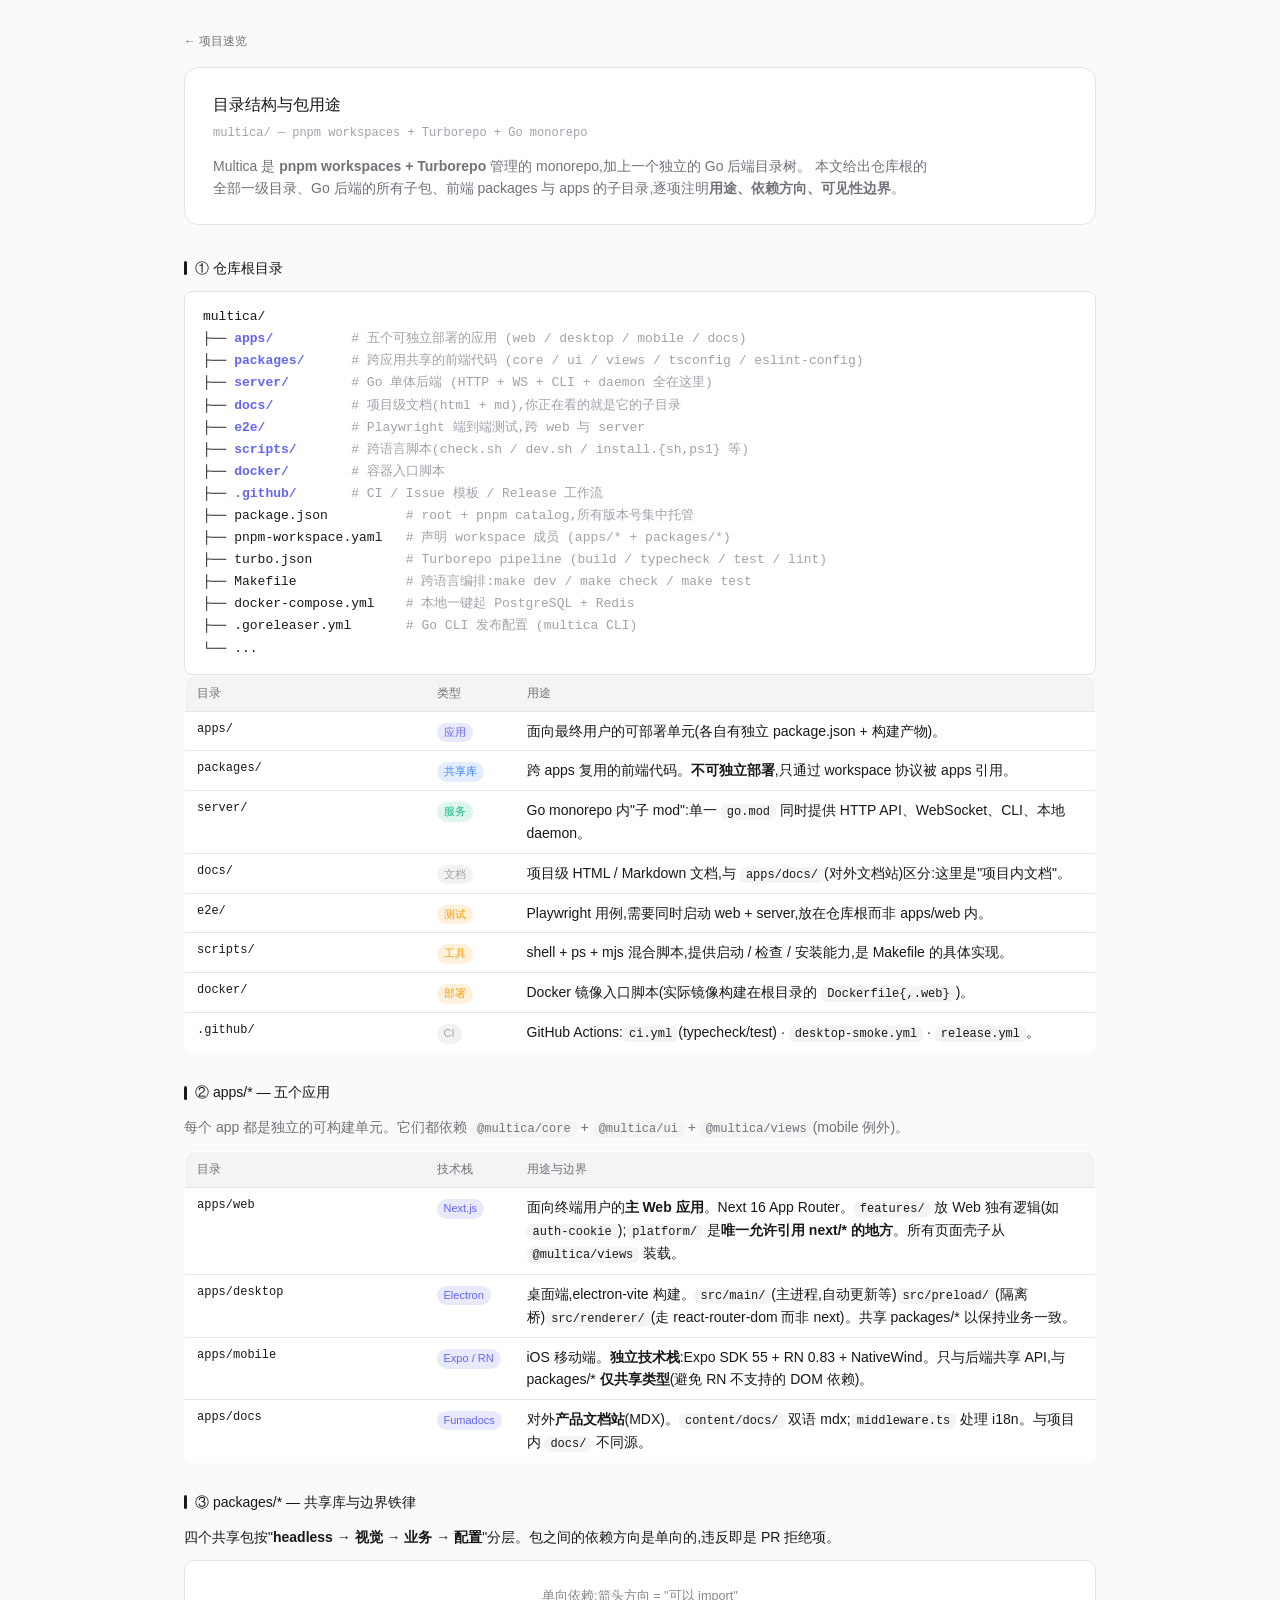
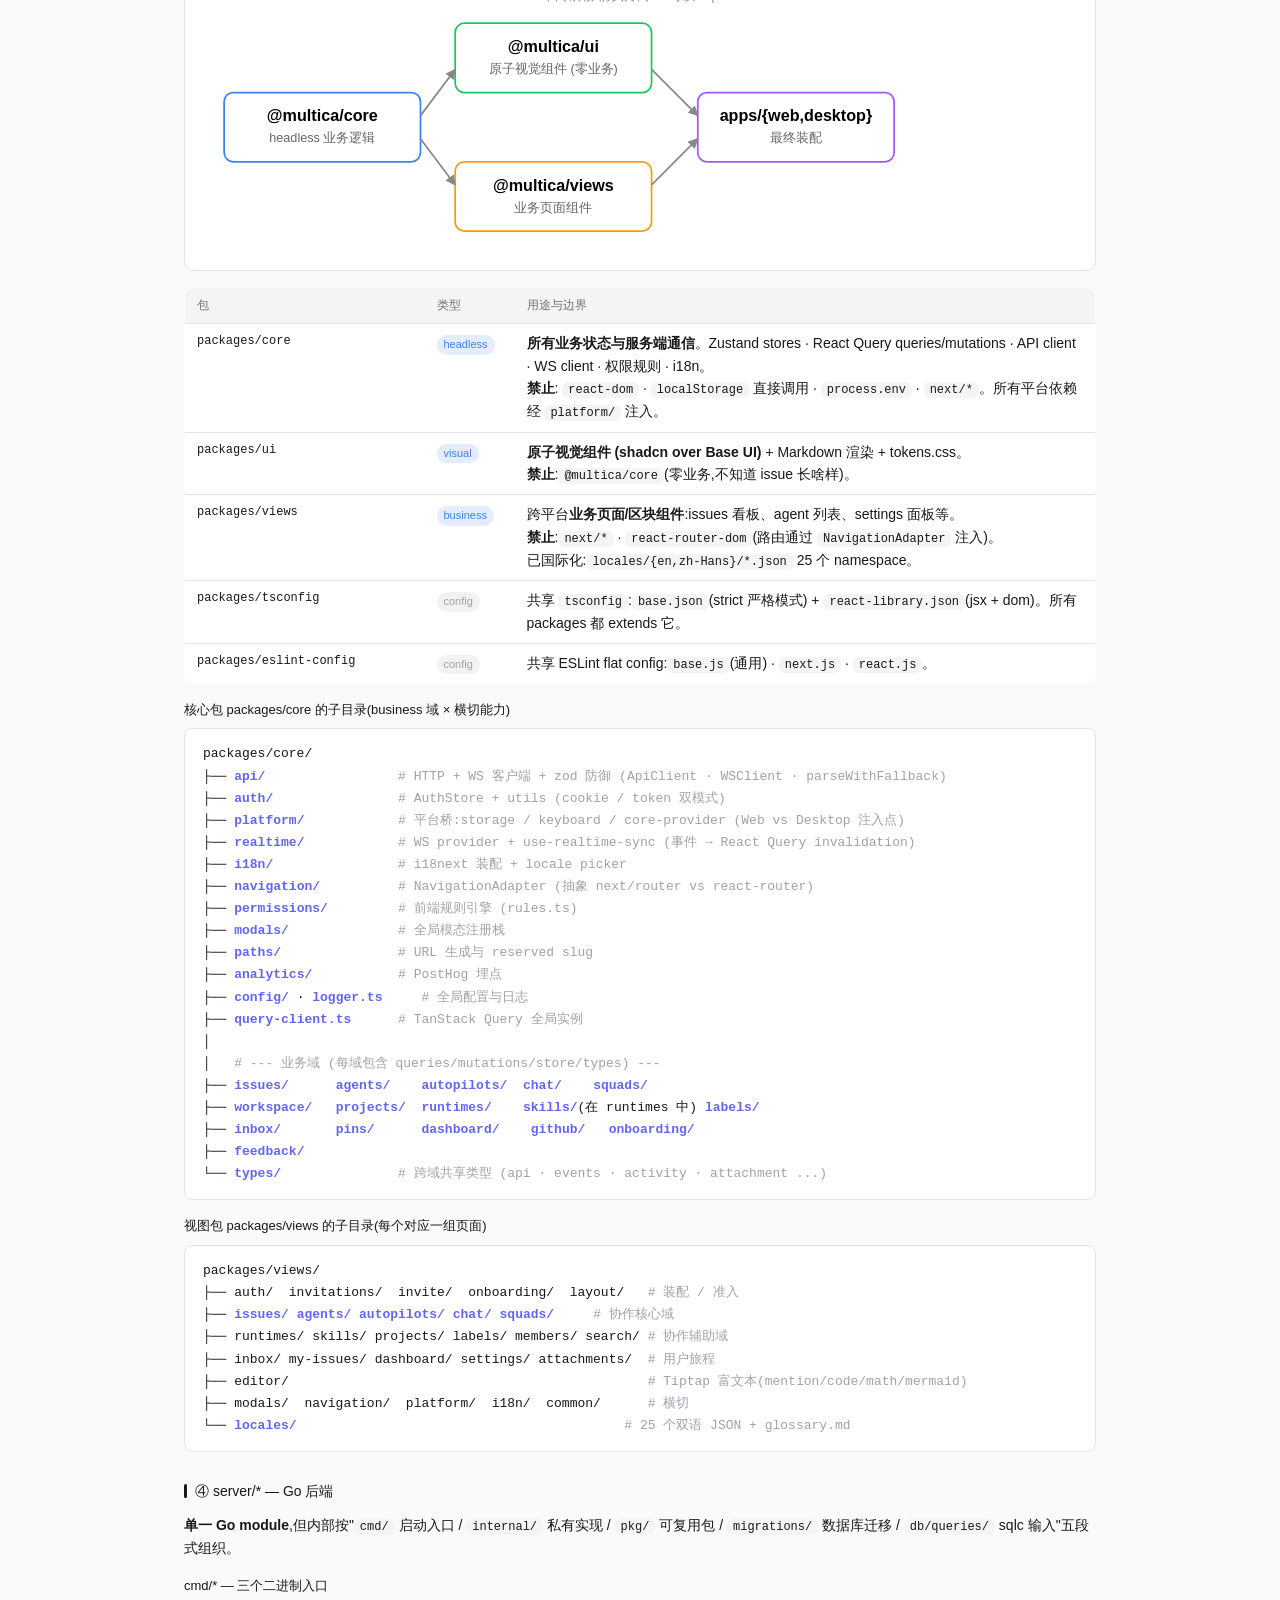
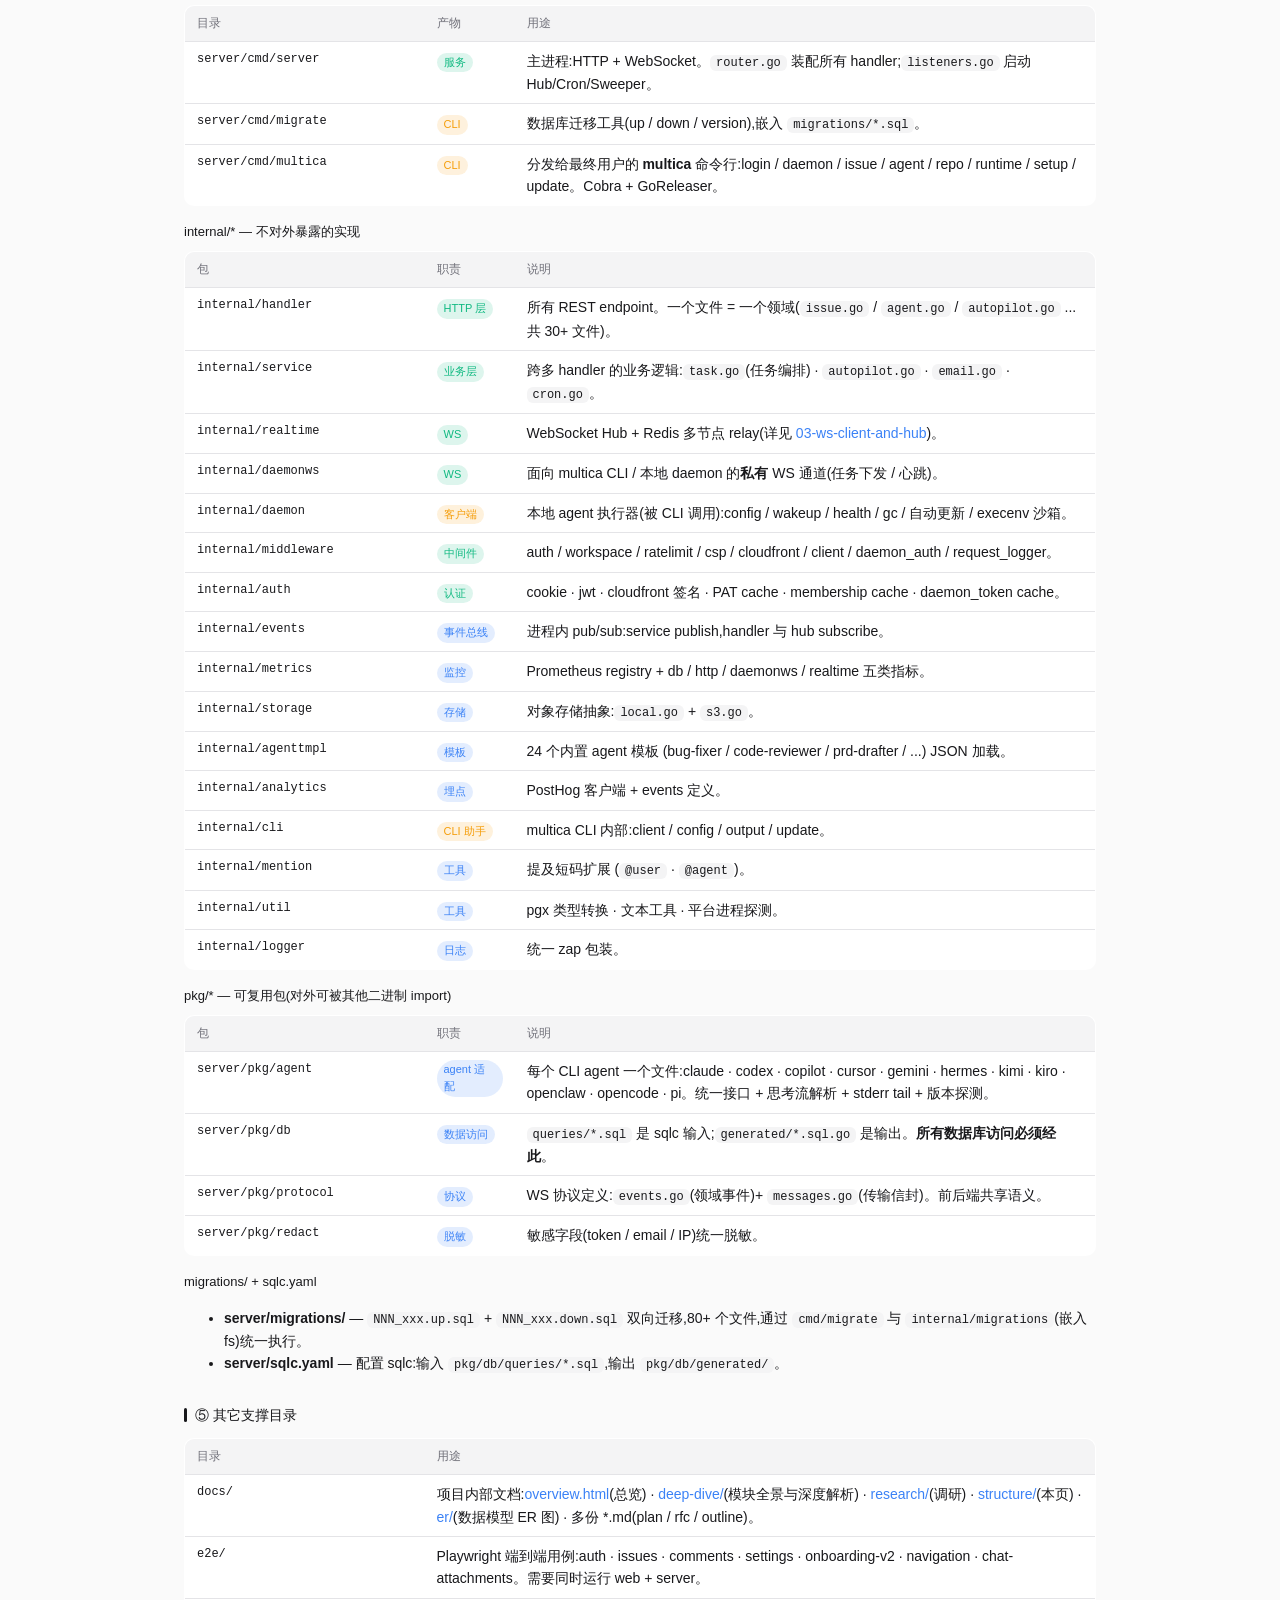
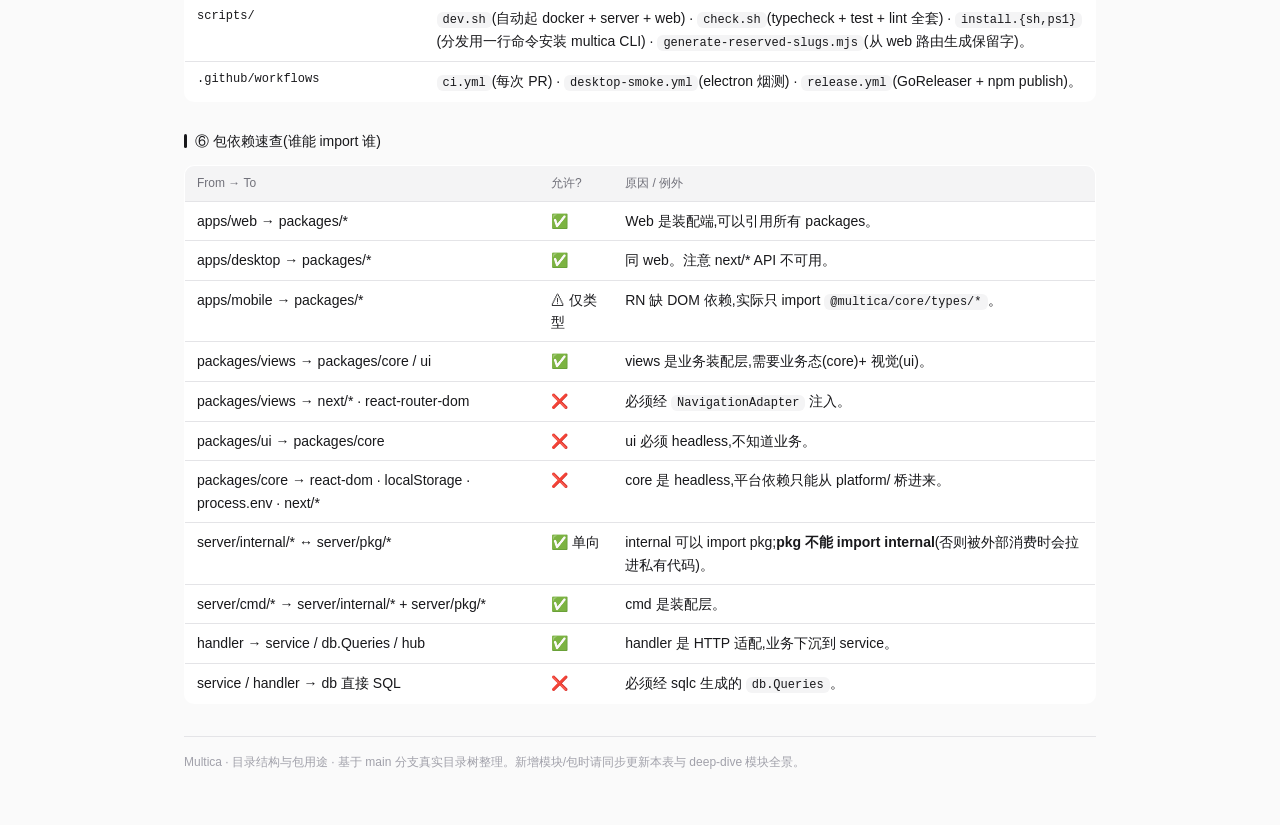
<file: docs/structure/index.html>
<!DOCTYPE html>
<html lang="zh-CN">
<head>
<meta charset="UTF-8" />
<meta name="viewport" content="width=device-width, initial-scale=1" />
<title>Multica · 目录结构与包用途</title>
<link rel="stylesheet" href="../deep-dive/style.css" />
<style>
  .pkg-tree { font-family: var(--font-mono); font-size: 13px; line-height: 1.7; background: var(--surface); padding: 14px 18px; border: 1px solid var(--border); border-radius: var(--radius-md); white-space: pre; overflow-x: auto; }
  .pkg-tree b { color: var(--brand); font-weight: 600; }
  .pkg-tree i { color: var(--fg-subtle); font-style: normal; }
  .role-table th { font-weight: 500; }
  .role-table th.col-path { width: 240px; }
  .role-table th.col-role { width: 90px; }
  .role-table td.col-path { font-family: var(--font-mono); font-size: 12px; }
  .role-tag { display: inline-block; font-size: 11px; padding: 1px 7px; border-radius: 999px; background: var(--surface-2); color: var(--fg-muted); }
  .role-tag.app { background: color-mix(in oklab, var(--brand) 14%, transparent); color: var(--brand); }
  .role-tag.lib { background: color-mix(in oklab, var(--info) 14%, transparent); color: var(--info); }
  .role-tag.svc { background: color-mix(in oklab, var(--success) 14%, transparent); color: var(--success); }
  .role-tag.tool { background: color-mix(in oklab, var(--warning) 14%, transparent); color: var(--warning); }
  .role-tag.cfg { background: color-mix(in oklab, var(--fg-subtle) 14%, transparent); color: var(--fg-subtle); }
</style>
</head>
<body>
<div class="container">
  <div class="breadcrumb"><a href="../overview.html">← 项目速览</a></div>
  <div class="title-block">
    <h1>目录结构与包用途</h1>
    <p class="path">multica/ — pnpm workspaces + Turborepo + Go monorepo</p>
    <p class="lede">
      Multica 是 <strong>pnpm workspaces + Turborepo</strong> 管理的 monorepo,加上一个独立的 Go 后端目录树。
      本文给出仓库根的全部一级目录、Go 后端的所有子包、前端 packages 与 apps 的子目录,逐项注明<strong>用途、依赖方向、可见性边界</strong>。
    </p>
  </div>

  <!-- ========== 仓库根 ========== -->
  <section>
    <h2>① 仓库根目录</h2>
    <div class="pkg-tree">multica/
├── <b>apps/</b>          <i># 五个可独立部署的应用 (web / desktop / mobile / docs)</i>
├── <b>packages/</b>      <i># 跨应用共享的前端代码 (core / ui / views / tsconfig / eslint-config)</i>
├── <b>server/</b>        <i># Go 单体后端 (HTTP + WS + CLI + daemon 全在这里)</i>
├── <b>docs/</b>          <i># 项目级文档(html + md),你正在看的就是它的子目录</i>
├── <b>e2e/</b>           <i># Playwright 端到端测试,跨 web 与 server</i>
├── <b>scripts/</b>       <i># 跨语言脚本(check.sh / dev.sh / install.{sh,ps1} 等)</i>
├── <b>docker/</b>        <i># 容器入口脚本</i>
├── <b>.github/</b>       <i># CI / Issue 模板 / Release 工作流</i>
├── package.json          <i># root + pnpm catalog,所有版本号集中托管</i>
├── pnpm-workspace.yaml   <i># 声明 workspace 成员 (apps/* + packages/*)</i>
├── turbo.json            <i># Turborepo pipeline (build / typecheck / test / lint)</i>
├── Makefile              <i># 跨语言编排:make dev / make check / make test</i>
├── docker-compose.yml    <i># 本地一键起 PostgreSQL + Redis</i>
├── .goreleaser.yml       <i># Go CLI 发布配置 (multica CLI)</i>
└── ...</div>

    <table class="role-table">
      <thead><tr><th class="col-path">目录</th><th class="col-role">类型</th><th>用途</th></tr></thead>
      <tbody>
        <tr><td class="col-path">apps/</td><td><span class="role-tag app">应用</span></td><td>面向最终用户的可部署单元(各自有独立 package.json + 构建产物)。</td></tr>
        <tr><td class="col-path">packages/</td><td><span class="role-tag lib">共享库</span></td><td>跨 apps 复用的前端代码。<strong>不可独立部署</strong>,只通过 workspace 协议被 apps 引用。</td></tr>
        <tr><td class="col-path">server/</td><td><span class="role-tag svc">服务</span></td><td>Go monorepo 内"子 mod":单一 <code>go.mod</code> 同时提供 HTTP API、WebSocket、CLI、本地 daemon。</td></tr>
        <tr><td class="col-path">docs/</td><td><span class="role-tag cfg">文档</span></td><td>项目级 HTML / Markdown 文档,与 <code>apps/docs/</code>(对外文档站)区分:这里是"项目内文档"。</td></tr>
        <tr><td class="col-path">e2e/</td><td><span class="role-tag tool">测试</span></td><td>Playwright 用例,需要同时启动 web + server,放在仓库根而非 apps/web 内。</td></tr>
        <tr><td class="col-path">scripts/</td><td><span class="role-tag tool">工具</span></td><td>shell + ps + mjs 混合脚本,提供启动 / 检查 / 安装能力,是 Makefile 的具体实现。</td></tr>
        <tr><td class="col-path">docker/</td><td><span class="role-tag tool">部署</span></td><td>Docker 镜像入口脚本(实际镜像构建在根目录的 <code>Dockerfile{,.web}</code>)。</td></tr>
        <tr><td class="col-path">.github/</td><td><span class="role-tag cfg">CI</span></td><td>GitHub Actions:<code>ci.yml</code>(typecheck/test) · <code>desktop-smoke.yml</code> · <code>release.yml</code>。</td></tr>
      </tbody>
    </table>
  </section>

  <!-- ========== apps ========== -->
  <section>
    <h2>② apps/* — 五个应用</h2>
    <p style="color: var(--fg-muted);">每个 app 都是独立的可构建单元。它们都依赖 <code>@multica/core</code> + <code>@multica/ui</code> + <code>@multica/views</code>(mobile 例外)。</p>

    <table class="role-table">
      <thead><tr><th class="col-path">目录</th><th class="col-role">技术栈</th><th>用途与边界</th></tr></thead>
      <tbody>
        <tr>
          <td class="col-path">apps/web</td>
          <td><span class="role-tag app">Next.js</span></td>
          <td>面向终端用户的<strong>主 Web 应用</strong>。Next 16 App Router。<code>features/</code> 放 Web 独有逻辑(如 <code>auth-cookie</code>);<code>platform/</code> 是<strong>唯一允许引用 next/* 的地方</strong>。所有页面壳子从 <code>@multica/views</code> 装载。</td>
        </tr>
        <tr>
          <td class="col-path">apps/desktop</td>
          <td><span class="role-tag app">Electron</span></td>
          <td>桌面端,electron-vite 构建。<code>src/main/</code>(主进程,自动更新等)<code>src/preload/</code>(隔离桥)<code>src/renderer/</code>(走 react-router-dom 而非 next)。共享 packages/* 以保持业务一致。</td>
        </tr>
        <tr>
          <td class="col-path">apps/mobile</td>
          <td><span class="role-tag app">Expo / RN</span></td>
          <td>iOS 移动端。<strong>独立技术栈</strong>:Expo SDK 55 + RN 0.83 + NativeWind。只与后端共享 API,与 packages/* <strong>仅共享类型</strong>(避免 RN 不支持的 DOM 依赖)。</td>
        </tr>
        <tr>
          <td class="col-path">apps/docs</td>
          <td><span class="role-tag app">Fumadocs</span></td>
          <td>对外<strong>产品文档站</strong>(MDX)。<code>content/docs/</code> 双语 mdx;<code>middleware.ts</code> 处理 i18n。与项目内 <code>docs/</code> 不同源。</td>
        </tr>
      </tbody>
    </table>
  </section>

  <!-- ========== packages ========== -->
  <section>
    <h2>③ packages/* — 共享库与边界铁律</h2>
    <p>四个共享包按"<strong>headless → 视觉 → 业务 → 配置</strong>"分层。包之间的依赖方向是单向的,违反即是 PR 拒绝项。</p>

    <div class="figure">
      <svg viewBox="0 0 760 240" xmlns="http://www.w3.org/2000/svg">
        <defs>
          <marker id="arr" viewBox="0 0 10 10" refX="9" refY="5" markerWidth="6" markerHeight="6" orient="auto">
            <path d="M0 0 L10 5 L0 10 z" fill="#888" />
          </marker>
        </defs>
        <rect x="20" y="100" width="170" height="60" rx="8" fill="#fff" stroke="#3b82f6" stroke-width="1.5" />
        <text x="105" y="125" text-anchor="middle" font-size="14" font-weight="600">@multica/core</text>
        <text x="105" y="143" text-anchor="middle" font-size="11" fill="#666">headless 业务逻辑</text>

        <rect x="220" y="40" width="170" height="60" rx="8" fill="#fff" stroke="#22c55e" stroke-width="1.5" />
        <text x="305" y="65" text-anchor="middle" font-size="14" font-weight="600">@multica/ui</text>
        <text x="305" y="83" text-anchor="middle" font-size="11" fill="#666">原子视觉组件 (零业务)</text>

        <rect x="220" y="160" width="170" height="60" rx="8" fill="#fff" stroke="#f59e0b" stroke-width="1.5" />
        <text x="305" y="185" text-anchor="middle" font-size="14" font-weight="600">@multica/views</text>
        <text x="305" y="203" text-anchor="middle" font-size="11" fill="#666">业务页面组件</text>

        <rect x="430" y="100" width="170" height="60" rx="8" fill="#fff" stroke="#a855f7" stroke-width="1.5" />
        <text x="515" y="125" text-anchor="middle" font-size="14" font-weight="600">apps/{web,desktop}</text>
        <text x="515" y="143" text-anchor="middle" font-size="11" fill="#666">最终装配</text>

        <line x1="190" y1="120" x2="220" y2="80" stroke="#888" stroke-width="1.5" marker-end="url(#arr)" />
        <line x1="190" y1="140" x2="220" y2="180" stroke="#888" stroke-width="1.5" marker-end="url(#arr)" />
        <line x1="390" y1="80" x2="430" y2="120" stroke="#888" stroke-width="1.5" marker-end="url(#arr)" />
        <line x1="390" y1="180" x2="430" y2="140" stroke="#888" stroke-width="1.5" marker-end="url(#arr)" />

        <text x="380" y="20" text-anchor="middle" font-size="11" fill="#888">单向依赖:箭头方向 = "可以 import"</text>
      </svg>
    </div>

    <table class="role-table">
      <thead><tr><th class="col-path">包</th><th class="col-role">类型</th><th>用途与边界</th></tr></thead>
      <tbody>
        <tr>
          <td class="col-path">packages/core</td>
          <td><span class="role-tag lib">headless</span></td>
          <td><strong>所有业务状态与服务端通信</strong>。Zustand stores · React Query queries/mutations · API client · WS client · 权限规则 · i18n。<br /><strong>禁止</strong>: <code>react-dom</code> · <code>localStorage</code> 直接调用 · <code>process.env</code> · <code>next/*</code>。所有平台依赖经 <code>platform/</code> 注入。</td>
        </tr>
        <tr>
          <td class="col-path">packages/ui</td>
          <td><span class="role-tag lib">visual</span></td>
          <td><strong>原子视觉组件 (shadcn over Base UI)</strong> + Markdown 渲染 + tokens.css。<br /><strong>禁止</strong>:<code>@multica/core</code>(零业务,不知道 issue 长啥样)。</td>
        </tr>
        <tr>
          <td class="col-path">packages/views</td>
          <td><span class="role-tag lib">business</span></td>
          <td>跨平台<strong>业务页面/区块组件</strong>:issues 看板、agent 列表、settings 面板等。<br /><strong>禁止</strong>:<code>next/*</code> · <code>react-router-dom</code>(路由通过 <code>NavigationAdapter</code> 注入)。<br />已国际化:<code>locales/{en,zh-Hans}/*.json</code> 25 个 namespace。</td>
        </tr>
        <tr>
          <td class="col-path">packages/tsconfig</td>
          <td><span class="role-tag cfg">config</span></td>
          <td>共享 <code>tsconfig</code>:<code>base.json</code>(strict 严格模式) + <code>react-library.json</code>(jsx + dom)。所有 packages 都 extends 它。</td>
        </tr>
        <tr>
          <td class="col-path">packages/eslint-config</td>
          <td><span class="role-tag cfg">config</span></td>
          <td>共享 ESLint flat config:<code>base.js</code>(通用) · <code>next.js</code> · <code>react.js</code>。</td>
        </tr>
      </tbody>
    </table>

    <h3>核心包 packages/core 的子目录(business 域 × 横切能力)</h3>
    <div class="pkg-tree">packages/core/
├── <b>api/</b>                 <i># HTTP + WS 客户端 + zod 防御 (ApiClient · WSClient · parseWithFallback)</i>
├── <b>auth/</b>                <i># AuthStore + utils (cookie / token 双模式)</i>
├── <b>platform/</b>            <i># 平台桥:storage / keyboard / core-provider (Web vs Desktop 注入点)</i>
├── <b>realtime/</b>            <i># WS provider + use-realtime-sync (事件 → React Query invalidation)</i>
├── <b>i18n/</b>                <i># i18next 装配 + locale picker</i>
├── <b>navigation/</b>          <i># NavigationAdapter (抽象 next/router vs react-router)</i>
├── <b>permissions/</b>         <i># 前端规则引擎 (rules.ts)</i>
├── <b>modals/</b>              <i># 全局模态注册栈</i>
├── <b>paths/</b>               <i># URL 生成与 reserved slug</i>
├── <b>analytics/</b>           <i># PostHog 埋点</i>
├── <b>config/</b> · <b>logger.ts</b>     <i># 全局配置与日志</i>
├── <b>query-client.ts</b>      <i># TanStack Query 全局实例</i>
│
│   <i># --- 业务域 (每域包含 queries/mutations/store/types) ---</i>
├── <b>issues/</b>      <b>agents/</b>    <b>autopilots/</b>  <b>chat/</b>    <b>squads/</b>
├── <b>workspace/</b>   <b>projects/</b>  <b>runtimes/</b>    <b>skills/</b>(在 runtimes 中) <b>labels/</b>
├── <b>inbox/</b>       <b>pins/</b>      <b>dashboard/</b>    <b>github/</b>   <b>onboarding/</b>
├── <b>feedback/</b>
└── <b>types/</b>               <i># 跨域共享类型 (api · events · activity · attachment ...)</i></div>

    <h3>视图包 packages/views 的子目录(每个对应一组页面)</h3>
    <div class="pkg-tree">packages/views/
├── auth/  invitations/  invite/  onboarding/  layout/   <i># 装配 / 准入</i>
├── <b>issues/</b> <b>agents/</b> <b>autopilots/</b> <b>chat/</b> <b>squads/</b>     <i># 协作核心域</i>
├── runtimes/ skills/ projects/ labels/ members/ search/ <i># 协作辅助域</i>
├── inbox/ my-issues/ dashboard/ settings/ attachments/  <i># 用户旅程</i>
├── editor/                                              <i># Tiptap 富文本(mention/code/math/mermaid)</i>
├── modals/  navigation/  platform/  i18n/  common/      <i># 横切</i>
└── <b>locales/</b>                                          <i># 25 个双语 JSON + glossary.md</i></div>
  </section>

  <!-- ========== server ========== -->
  <section>
    <h2>④ server/* — Go 后端</h2>
    <p>
      <strong>单一 Go module</strong>,但内部按"<code>cmd/</code> 启动入口 / <code>internal/</code> 私有实现 / <code>pkg/</code> 可复用包 / <code>migrations/</code> 数据库迁移 / <code>db/queries/</code> sqlc 输入"五段式组织。
    </p>

    <h3>cmd/* — 三个二进制入口</h3>
    <table class="role-table">
      <thead><tr><th class="col-path">目录</th><th class="col-role">产物</th><th>用途</th></tr></thead>
      <tbody>
        <tr><td class="col-path">server/cmd/server</td><td><span class="role-tag svc">服务</span></td><td>主进程:HTTP + WebSocket。<code>router.go</code> 装配所有 handler;<code>listeners.go</code> 启动 Hub/Cron/Sweeper。</td></tr>
        <tr><td class="col-path">server/cmd/migrate</td><td><span class="role-tag tool">CLI</span></td><td>数据库迁移工具(up / down / version),嵌入 <code>migrations/*.sql</code>。</td></tr>
        <tr><td class="col-path">server/cmd/multica</td><td><span class="role-tag tool">CLI</span></td><td>分发给最终用户的 <strong>multica</strong> 命令行:login / daemon / issue / agent / repo / runtime / setup / update。Cobra + GoReleaser。</td></tr>
      </tbody>
    </table>

    <h3>internal/* — 不对外暴露的实现</h3>
    <table class="role-table">
      <thead><tr><th class="col-path">包</th><th class="col-role">职责</th><th>说明</th></tr></thead>
      <tbody>
        <tr><td class="col-path">internal/handler</td><td><span class="role-tag svc">HTTP 层</span></td><td>所有 REST endpoint。一个文件 = 一个领域(<code>issue.go</code> / <code>agent.go</code> / <code>autopilot.go</code> ... 共 30+ 文件)。</td></tr>
        <tr><td class="col-path">internal/service</td><td><span class="role-tag svc">业务层</span></td><td>跨多 handler 的业务逻辑:<code>task.go</code>(任务编排) · <code>autopilot.go</code> · <code>email.go</code> · <code>cron.go</code>。</td></tr>
        <tr><td class="col-path">internal/realtime</td><td><span class="role-tag svc">WS</span></td><td>WebSocket Hub + Redis 多节点 relay(详见 <a href="../deep-dive/03-ws-client-and-hub.html">03-ws-client-and-hub</a>)。</td></tr>
        <tr><td class="col-path">internal/daemonws</td><td><span class="role-tag svc">WS</span></td><td>面向 multica CLI / 本地 daemon 的<strong>私有</strong> WS 通道(任务下发 / 心跳)。</td></tr>
        <tr><td class="col-path">internal/daemon</td><td><span class="role-tag tool">客户端</span></td><td>本地 agent 执行器(被 CLI 调用):config / wakeup / health / gc / 自动更新 / execenv 沙箱。</td></tr>
        <tr><td class="col-path">internal/middleware</td><td><span class="role-tag svc">中间件</span></td><td>auth / workspace / ratelimit / csp / cloudfront / client / daemon_auth / request_logger。</td></tr>
        <tr><td class="col-path">internal/auth</td><td><span class="role-tag svc">认证</span></td><td>cookie · jwt · cloudfront 签名 · PAT cache · membership cache · daemon_token cache。</td></tr>
        <tr><td class="col-path">internal/events</td><td><span class="role-tag lib">事件总线</span></td><td>进程内 pub/sub:service publish,handler 与 hub subscribe。</td></tr>
        <tr><td class="col-path">internal/metrics</td><td><span class="role-tag lib">监控</span></td><td>Prometheus registry + db / http / daemonws / realtime 五类指标。</td></tr>
        <tr><td class="col-path">internal/storage</td><td><span class="role-tag lib">存储</span></td><td>对象存储抽象:<code>local.go</code> + <code>s3.go</code>。</td></tr>
        <tr><td class="col-path">internal/agenttmpl</td><td><span class="role-tag lib">模板</span></td><td>24 个内置 agent 模板 (bug-fixer / code-reviewer / prd-drafter / ...) JSON 加载。</td></tr>
        <tr><td class="col-path">internal/analytics</td><td><span class="role-tag lib">埋点</span></td><td>PostHog 客户端 + events 定义。</td></tr>
        <tr><td class="col-path">internal/cli</td><td><span class="role-tag tool">CLI 助手</span></td><td>multica CLI 内部:client / config / output / update。</td></tr>
        <tr><td class="col-path">internal/mention</td><td><span class="role-tag lib">工具</span></td><td>提及短码扩展 (<code>@user</code> · <code>@agent</code>)。</td></tr>
        <tr><td class="col-path">internal/util</td><td><span class="role-tag lib">工具</span></td><td>pgx 类型转换 · 文本工具 · 平台进程探测。</td></tr>
        <tr><td class="col-path">internal/logger</td><td><span class="role-tag lib">日志</span></td><td>统一 zap 包装。</td></tr>
      </tbody>
    </table>

    <h3>pkg/* — 可复用包(对外可被其他二进制 import)</h3>
    <table class="role-table">
      <thead><tr><th class="col-path">包</th><th class="col-role">职责</th><th>说明</th></tr></thead>
      <tbody>
        <tr><td class="col-path">server/pkg/agent</td><td><span class="role-tag lib">agent 适配</span></td><td>每个 CLI agent 一个文件:claude · codex · copilot · cursor · gemini · hermes · kimi · kiro · openclaw · opencode · pi。统一接口 + 思考流解析 + stderr tail + 版本探测。</td></tr>
        <tr><td class="col-path">server/pkg/db</td><td><span class="role-tag lib">数据访问</span></td><td><code>queries/*.sql</code> 是 sqlc 输入;<code>generated/*.sql.go</code> 是输出。<strong>所有数据库访问必须经此</strong>。</td></tr>
        <tr><td class="col-path">server/pkg/protocol</td><td><span class="role-tag lib">协议</span></td><td>WS 协议定义:<code>events.go</code>(领域事件)+ <code>messages.go</code>(传输信封)。前后端共享语义。</td></tr>
        <tr><td class="col-path">server/pkg/redact</td><td><span class="role-tag lib">脱敏</span></td><td>敏感字段(token / email / IP)统一脱敏。</td></tr>
      </tbody>
    </table>

    <h3>migrations/ + sqlc.yaml</h3>
    <ul>
      <li><strong>server/migrations/</strong> — <code>NNN_xxx.up.sql</code> + <code>NNN_xxx.down.sql</code> 双向迁移,80+ 个文件,通过 <code>cmd/migrate</code> 与 <code>internal/migrations</code>(嵌入 fs)统一执行。</li>
      <li><strong>server/sqlc.yaml</strong> — 配置 sqlc:输入 <code>pkg/db/queries/*.sql</code>,输出 <code>pkg/db/generated/</code>。</li>
    </ul>
  </section>

  <!-- ========== docs / e2e / scripts ========== -->
  <section>
    <h2>⑤ 其它支撑目录</h2>
    <table class="role-table">
      <thead><tr><th class="col-path">目录</th><th>用途</th></tr></thead>
      <tbody>
        <tr><td class="col-path">docs/</td><td>项目内部文档:<a href="../overview.html">overview.html</a>(总览) · <a href="../deep-dive/index.html">deep-dive/</a>(模块全景与深度解析) · <a href="../research/meego-vs-multica.html">research/</a>(调研) · <a href="./index.html">structure/</a>(本页) · <a href="../er/index.html">er/</a>(数据模型 ER 图) · 多份 *.md(plan / rfc / outline)。</td></tr>
        <tr><td class="col-path">e2e/</td><td>Playwright 端到端用例:auth · issues · comments · settings · onboarding-v2 · navigation · chat-attachments。需要同时运行 web + server。</td></tr>
        <tr><td class="col-path">scripts/</td><td><code>dev.sh</code>(自动起 docker + server + web) · <code>check.sh</code>(typecheck + test + lint 全套) · <code>install.{sh,ps1}</code>(分发用一行命令安装 multica CLI) · <code>generate-reserved-slugs.mjs</code>(从 web 路由生成保留字)。</td></tr>
        <tr><td class="col-path">.github/workflows</td><td><code>ci.yml</code>(每次 PR) · <code>desktop-smoke.yml</code>(electron 烟测) · <code>release.yml</code>(GoReleaser + npm publish)。</td></tr>
      </tbody>
    </table>
  </section>

  <!-- ========== 包依赖速查表 ========== -->
  <section>
    <h2>⑥ 包依赖速查(谁能 import 谁)</h2>
    <table class="role-table">
      <thead><tr><th>From → To</th><th>允许?</th><th>原因 / 例外</th></tr></thead>
      <tbody>
        <tr><td>apps/web → packages/*</td><td>✅</td><td>Web 是装配端,可以引用所有 packages。</td></tr>
        <tr><td>apps/desktop → packages/*</td><td>✅</td><td>同 web。注意 next/* API 不可用。</td></tr>
        <tr><td>apps/mobile → packages/*</td><td>⚠ 仅类型</td><td>RN 缺 DOM 依赖,实际只 import <code>@multica/core/types/*</code>。</td></tr>
        <tr><td>packages/views → packages/core / ui</td><td>✅</td><td>views 是业务装配层,需要业务态(core)+ 视觉(ui)。</td></tr>
        <tr><td>packages/views → next/* · react-router-dom</td><td>❌</td><td>必须经 <code>NavigationAdapter</code> 注入。</td></tr>
        <tr><td>packages/ui → packages/core</td><td>❌</td><td>ui 必须 headless,不知道业务。</td></tr>
        <tr><td>packages/core → react-dom · localStorage · process.env · next/*</td><td>❌</td><td>core 是 headless,平台依赖只能从 platform/ 桥进来。</td></tr>
        <tr><td>server/internal/* ↔ server/pkg/*</td><td>✅ 单向</td><td>internal 可以 import pkg;<strong>pkg 不能 import internal</strong>(否则被外部消费时会拉进私有代码)。</td></tr>
        <tr><td>server/cmd/* → server/internal/* + server/pkg/*</td><td>✅</td><td>cmd 是装配层。</td></tr>
        <tr><td>handler → service / db.Queries / hub</td><td>✅</td><td>handler 是 HTTP 适配,业务下沉到 service。</td></tr>
        <tr><td>service / handler → db 直接 SQL</td><td>❌</td><td>必须经 sqlc 生成的 <code>db.Queries</code>。</td></tr>
      </tbody>
    </table>
  </section>

  <footer>
    Multica · 目录结构与包用途 · 基于 main 分支真实目录树整理。新增模块/包时请同步更新本表与 deep-dive 模块全景。
  </footer>
</div>
</body>
</html>
</file>
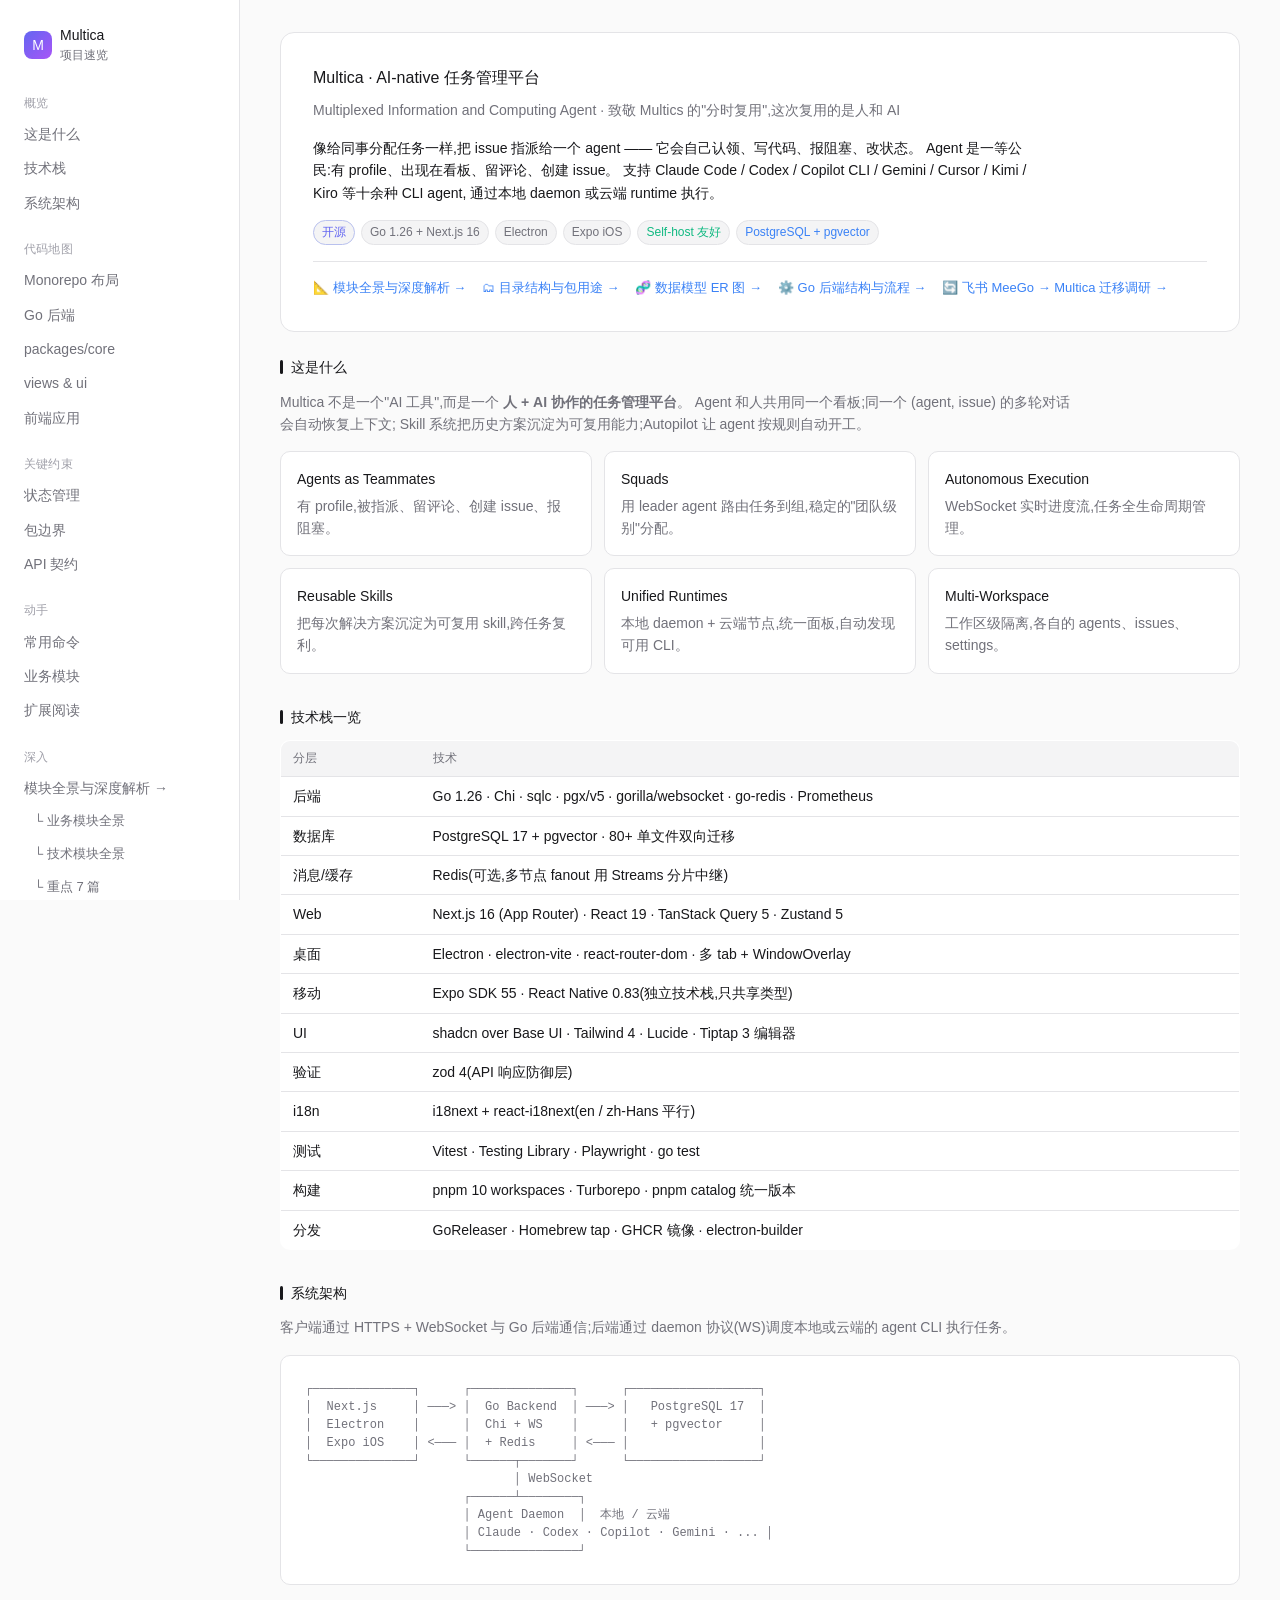
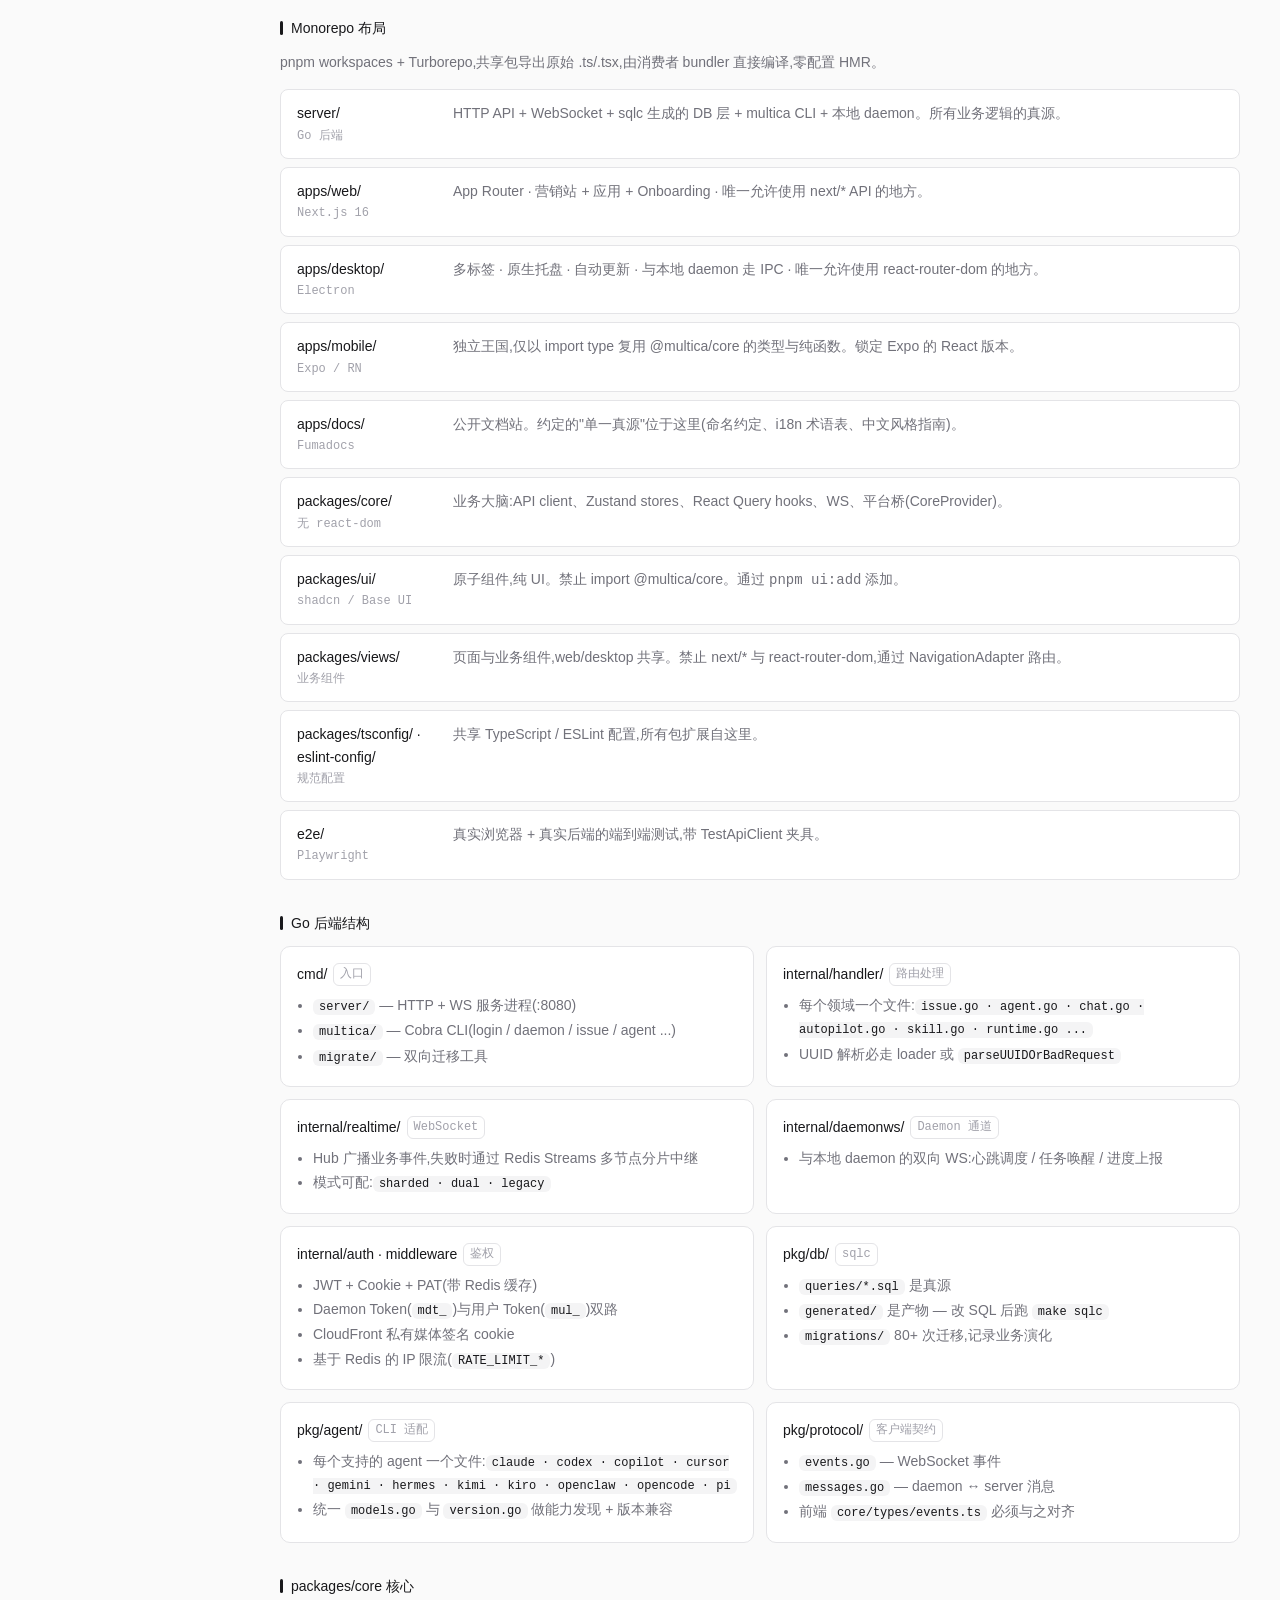
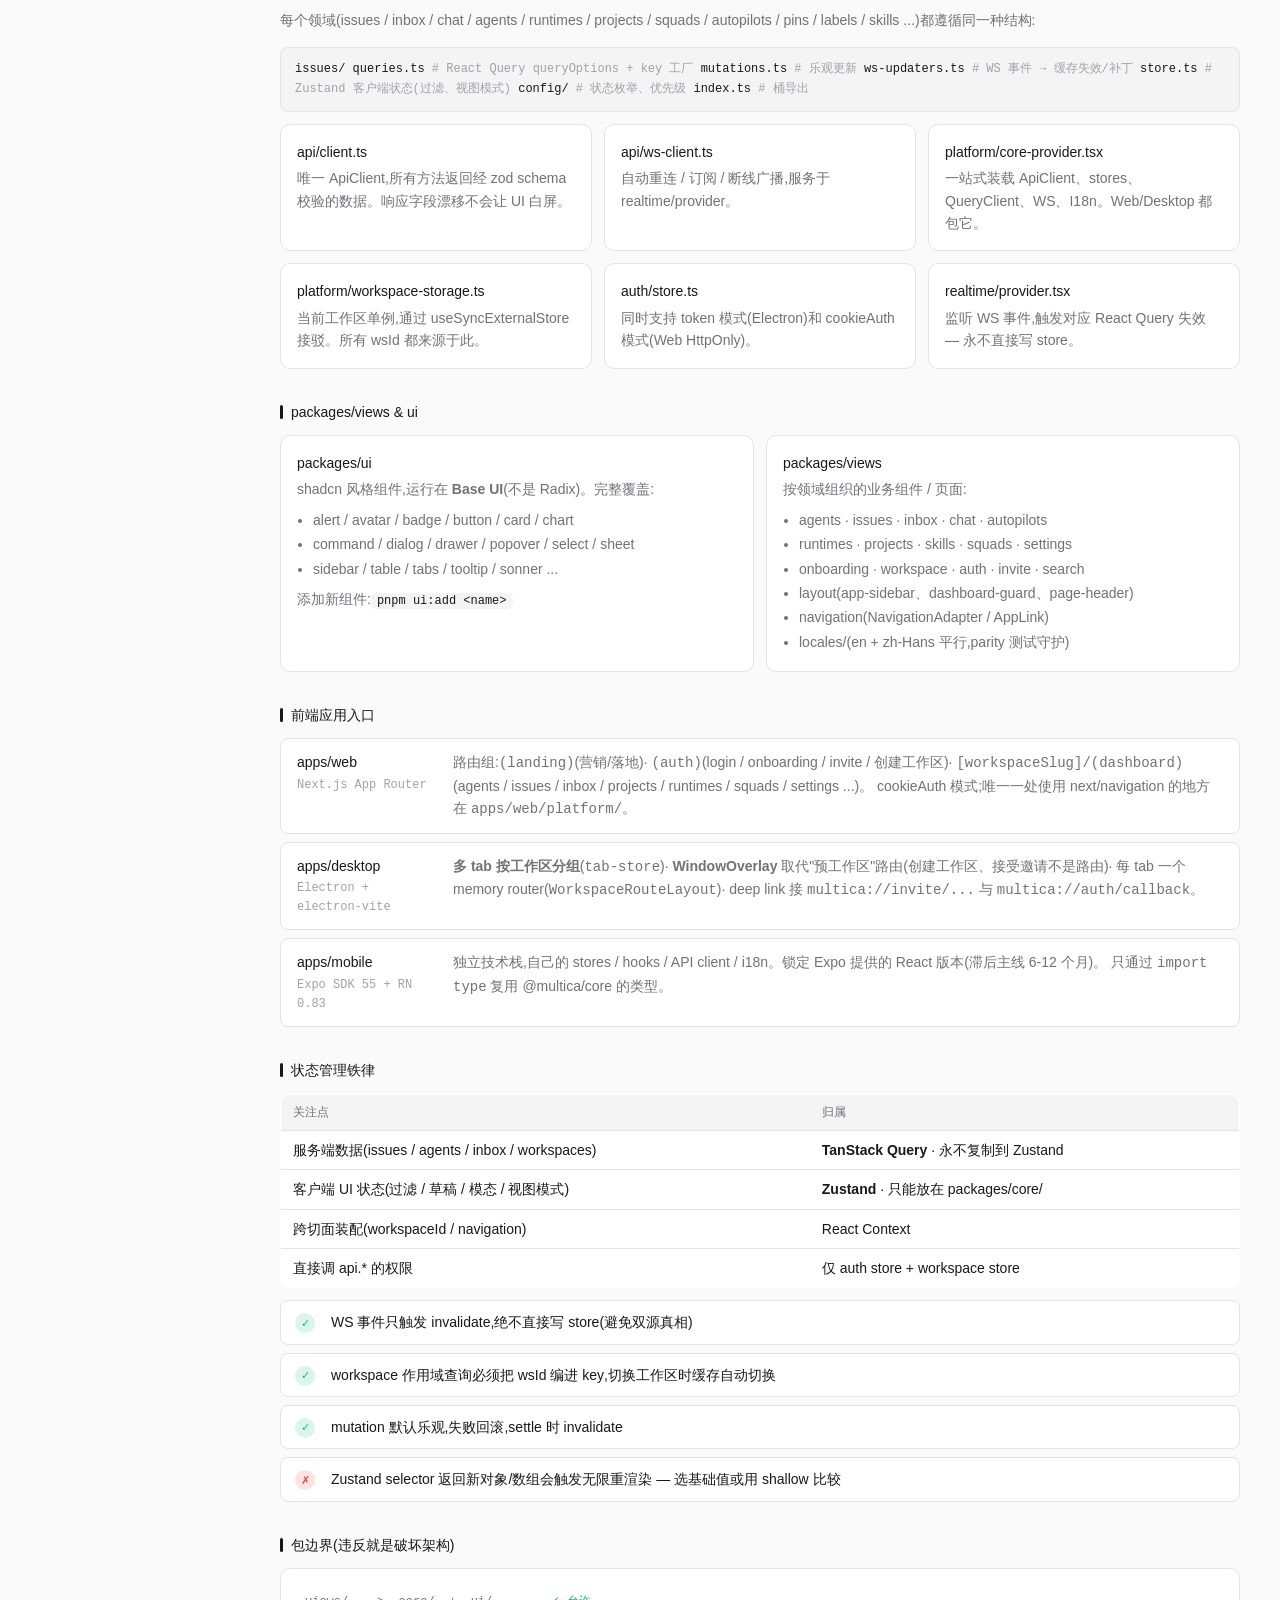
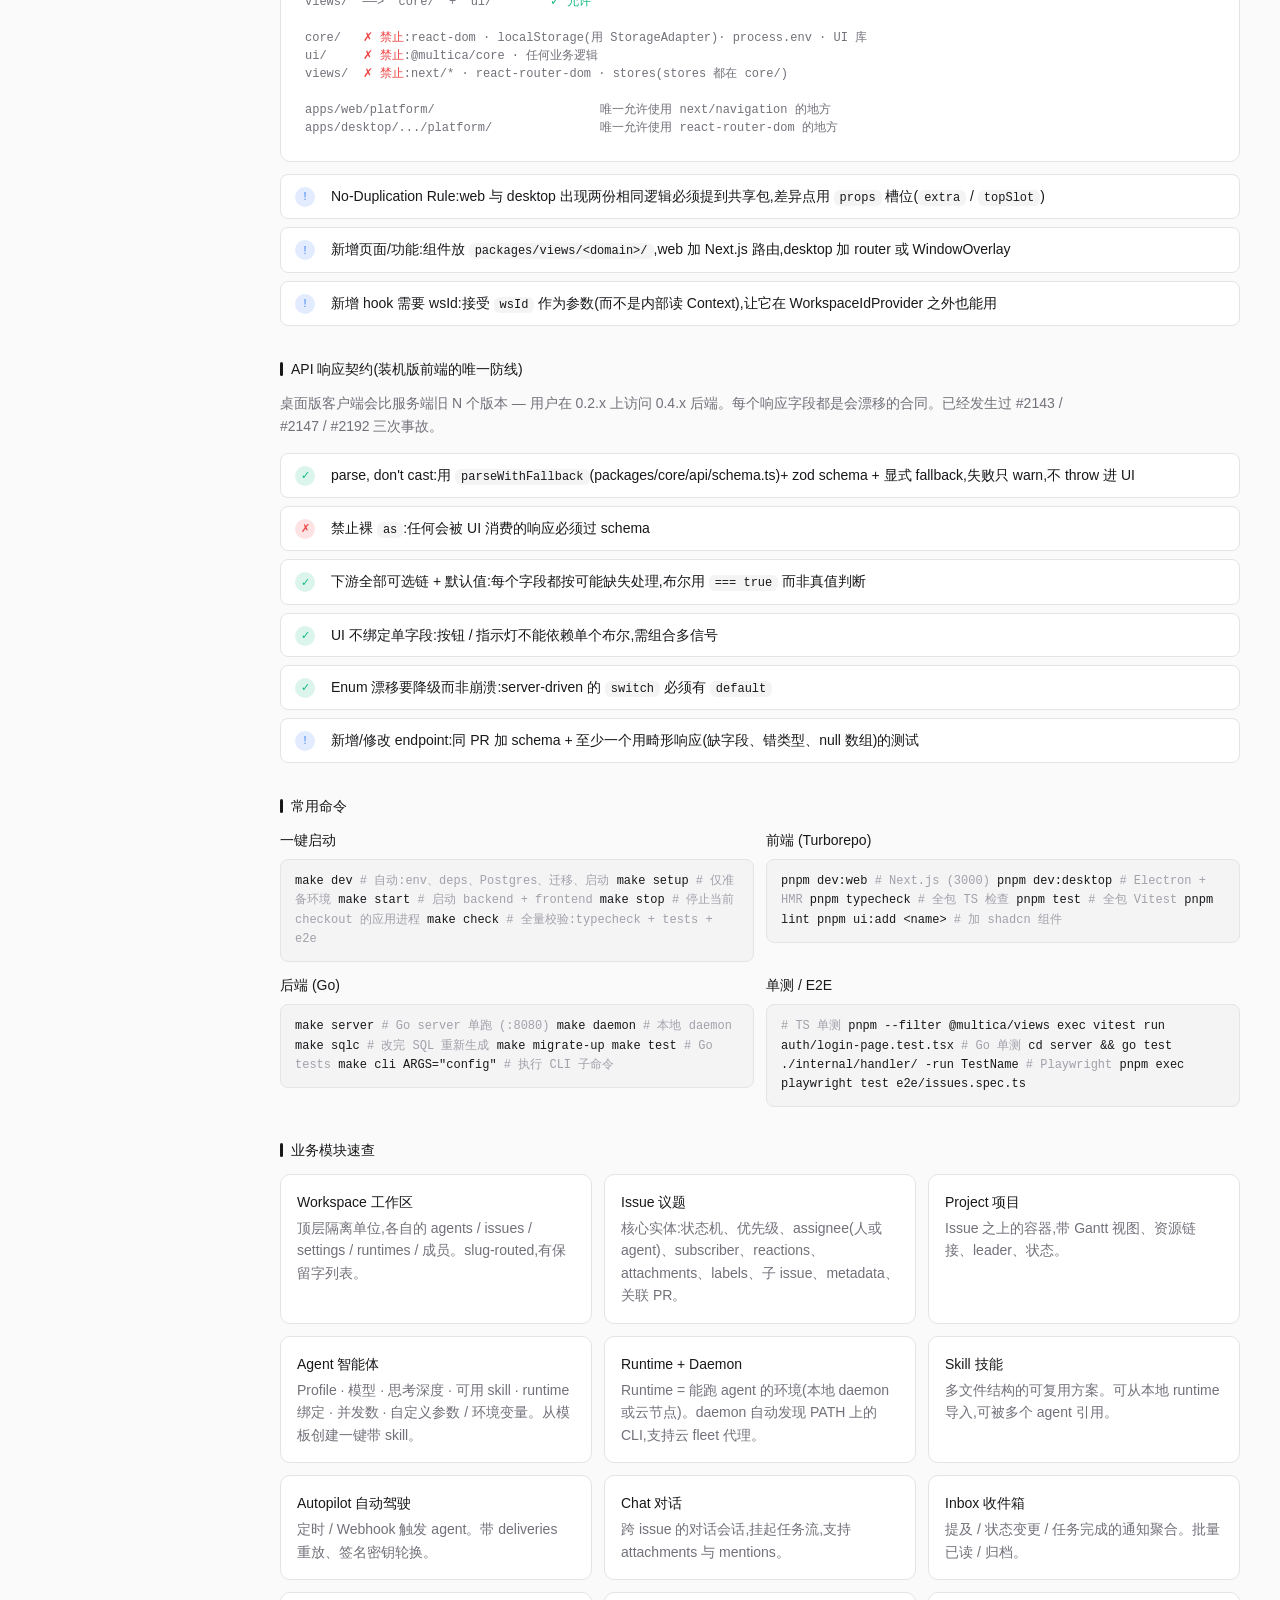
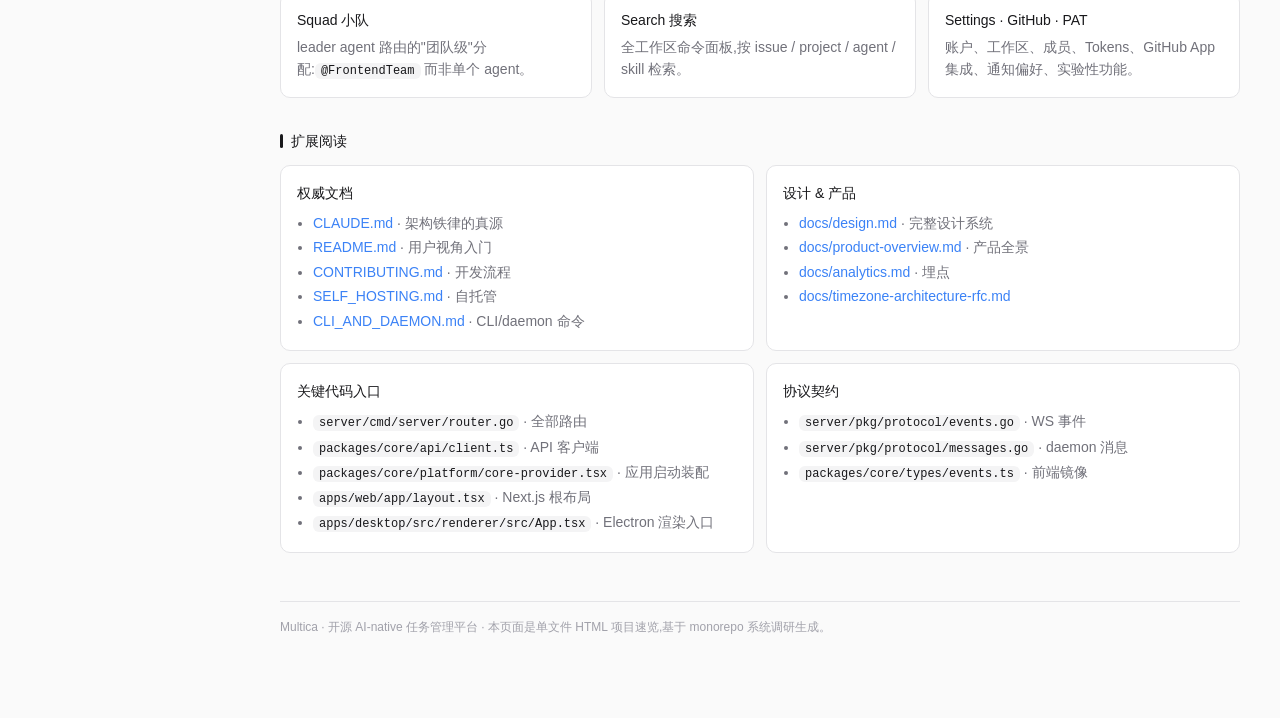
<file: docs/overview.html>
<!DOCTYPE html>
<html lang="zh-Hans">
<head>
<meta charset="UTF-8" />
<meta name="viewport" content="width=device-width, initial-scale=1.0" />
<title>Multica · 项目速览</title>
<style>
  :root {
    --bg: #fafafa;
    --surface: #ffffff;
    --surface-2: #f4f4f5;
    --border: #e4e4e7;
    --border-strong: #d4d4d8;
    --fg: #18181b;
    --fg-muted: #71717a;
    --fg-subtle: #a1a1aa;
    --brand: #6366f1;
    --success: #10b981;
    --warning: #f59e0b;
    --info: #3b82f6;
    --destructive: #ef4444;
    --radius-sm: 6px;
    --radius-md: 8px;
    --radius-lg: 10px;
    --radius-xl: 14px;
    --font-sans: -apple-system, BlinkMacSystemFont, "Inter", "Segoe UI",
      "PingFang SC", "Microsoft YaHei", "Noto Sans CJK SC", sans-serif;
    --font-mono: ui-monospace, SFMono-Regular, "Geist Mono", Menlo, Consolas,
      monospace;
  }

  @media (prefers-color-scheme: dark) {
    :root {
      --bg: #09090b;
      --surface: #111114;
      --surface-2: #18181b;
      --border: #27272a;
      --border-strong: #3f3f46;
      --fg: #fafafa;
      --fg-muted: #a1a1aa;
      --fg-subtle: #71717a;
      --brand: #818cf8;
    }
  }

  * { box-sizing: border-box; }
  html { -webkit-font-smoothing: antialiased; }
  body {
    margin: 0;
    background: var(--bg);
    color: var(--fg);
    font-family: var(--font-sans);
    font-size: 14px;
    line-height: 1.6;
  }
  a { color: var(--info); text-decoration: none; }
  a:hover { text-decoration: underline; }

  /* Layout */
  .shell {
    display: grid;
    grid-template-columns: 240px 1fr;
    min-height: 100vh;
  }
  .sidebar {
    border-right: 1px solid var(--border);
    background: var(--surface);
    padding: 24px 16px;
    position: sticky;
    top: 0;
    height: 100vh;
    overflow-y: auto;
  }
  .brand-row {
    display: flex; align-items: center; gap: 8px;
    margin-bottom: 24px;
    padding: 0 8px;
  }
  .brand-mark {
    width: 28px; height: 28px;
    border-radius: var(--radius-md);
    background: linear-gradient(135deg, var(--brand), #a855f7);
    display: grid; place-items: center;
    color: #fff; font-weight: 500; font-size: 14px;
  }
  .brand-name { font-weight: 500; font-size: 14px; }
  .brand-meta { color: var(--fg-muted); font-size: 12px; }

  .nav-group { margin-bottom: 16px; }
  .nav-label {
    color: var(--fg-subtle);
    font-size: 12px;
    padding: 4px 8px;
    letter-spacing: 0.02em;
  }
  .nav a {
    display: block;
    padding: 6px 8px;
    border-radius: var(--radius-md);
    color: var(--fg-muted);
    font-size: 14px;
    transition: background-color 150ms, color 150ms;
  }
  .nav a:hover {
    background: var(--surface-2);
    color: var(--fg);
    text-decoration: none;
  }

  .main { padding: 32px 40px 80px; max-width: 1100px; }

  /* Hero */
  .hero {
    border: 1px solid var(--border);
    background: var(--surface);
    border-radius: var(--radius-xl);
    padding: 32px;
    margin-bottom: 24px;
  }
  .hero h1 {
    font-size: 16px;
    font-weight: 500;
    margin: 0 0 8px;
  }
  .hero .tagline {
    color: var(--fg-muted);
    margin: 0 0 16px;
    font-size: 14px;
  }
  .hero .pitch {
    font-size: 14px;
    color: var(--fg);
    margin: 0;
    max-width: 720px;
  }
  .badges { display: flex; gap: 6px; flex-wrap: wrap; margin-top: 16px; }
  .badge {
    display: inline-flex; align-items: center; gap: 4px;
    padding: 2px 8px;
    font-size: 12px;
    border-radius: 999px;
    background: var(--surface-2);
    color: var(--fg-muted);
    border: 1px solid var(--border);
  }
  .badge.brand { color: var(--brand); border-color: color-mix(in oklab, var(--brand) 30%, var(--border)); }
  .badge.success { color: var(--success); }
  .badge.warning { color: var(--warning); }
  .badge.info { color: var(--info); }

  /* Section */
  section { margin-bottom: 32px; }
  section > h2 {
    font-size: 14px; font-weight: 500;
    margin: 0 0 12px;
    display: flex; align-items: center; gap: 8px;
  }
  section > h2::before {
    content: "";
    width: 3px; height: 14px;
    background: var(--fg);
    border-radius: 2px;
  }
  section > p {
    color: var(--fg-muted);
    margin: 0 0 16px;
    max-width: 800px;
  }

  /* Card grid */
  .grid {
    display: grid;
    grid-template-columns: repeat(auto-fill, minmax(260px, 1fr));
    gap: 12px;
  }
  .card {
    border: 1px solid var(--border);
    background: var(--surface);
    border-radius: var(--radius-lg);
    padding: 16px;
    transition: border-color 150ms, background-color 150ms;
  }
  .card:hover { border-color: var(--border-strong); }
  .card .title {
    font-weight: 500; font-size: 14px;
    margin: 0 0 4px;
    display: flex; align-items: center; gap: 6px;
  }
  .card .title .tag {
    font-family: var(--font-mono);
    font-size: 12px;
    color: var(--fg-subtle);
    padding: 1px 6px;
    border: 1px solid var(--border);
    border-radius: var(--radius-sm);
    font-weight: 400;
  }
  .card p { margin: 0; color: var(--fg-muted); font-size: 14px; }
  .card ul { margin: 8px 0 0; padding-left: 16px; color: var(--fg-muted); font-size: 14px; }
  .card ul li { margin: 2px 0; }

  /* Tables */
  table {
    width: 100%;
    border-collapse: collapse;
    border: 1px solid var(--border);
    border-radius: var(--radius-lg);
    overflow: hidden;
    font-size: 14px;
    background: var(--surface);
  }
  th, td {
    padding: 8px 12px;
    text-align: left;
    border-bottom: 1px solid var(--border);
    vertical-align: top;
  }
  th { background: var(--surface-2); font-weight: 500; color: var(--fg-muted); font-size: 12px; }
  tr:last-child td { border-bottom: none; }
  td code, p code, li code { font-family: var(--font-mono); font-size: 12px; background: var(--surface-2); padding: 1px 6px; border-radius: var(--radius-sm); color: var(--fg); }

  /* Architecture diagram */
  .arch {
    border: 1px solid var(--border);
    background: var(--surface);
    border-radius: var(--radius-lg);
    padding: 24px;
    font-family: var(--font-mono);
    font-size: 12px;
    color: var(--fg-muted);
    white-space: pre;
    overflow-x: auto;
    line-height: 1.5;
  }

  /* Layered list */
  .layers { display: flex; flex-direction: column; gap: 8px; }
  .layer {
    display: grid;
    grid-template-columns: 140px 1fr;
    gap: 16px;
    padding: 12px 16px;
    border: 1px solid var(--border);
    border-radius: var(--radius-md);
    background: var(--surface);
    align-items: start;
  }
  .layer .lname { font-weight: 500; font-size: 14px; }
  .layer .lpath { font-family: var(--font-mono); font-size: 12px; color: var(--fg-subtle); display: block; margin-top: 2px; }
  .layer .ldesc { color: var(--fg-muted); }

  /* Rule list */
  .rules { list-style: none; padding: 0; margin: 0; display: flex; flex-direction: column; gap: 8px; }
  .rules li {
    border: 1px solid var(--border);
    background: var(--surface);
    border-radius: var(--radius-md);
    padding: 10px 14px;
    display: grid;
    grid-template-columns: 24px 1fr;
    gap: 12px;
    align-items: start;
  }
  .rules .icon {
    width: 20px; height: 20px;
    border-radius: 999px;
    background: color-mix(in oklab, var(--info) 15%, transparent);
    color: var(--info);
    display: grid; place-items: center;
    font-size: 11px; font-weight: 500;
    margin-top: 2px;
  }
  .rules .danger .icon { background: color-mix(in oklab, var(--destructive) 15%, transparent); color: var(--destructive); }
  .rules .ok .icon { background: color-mix(in oklab, var(--success) 15%, transparent); color: var(--success); }
  .rules strong { font-weight: 500; }

  /* Commands */
  .cmd {
    background: var(--surface-2);
    border: 1px solid var(--border);
    border-radius: var(--radius-md);
    padding: 12px 14px;
    font-family: var(--font-mono);
    font-size: 12px;
    color: var(--fg);
    overflow-x: auto;
  }
  .cmd .comment { color: var(--fg-subtle); }

  /* Two-col */
  .two-col {
    display: grid; grid-template-columns: 1fr 1fr; gap: 12px;
  }

  /* Footer */
  footer {
    margin-top: 48px;
    padding-top: 16px;
    border-top: 1px solid var(--border);
    color: var(--fg-subtle);
    font-size: 12px;
  }

  /* Responsive */
  @media (max-width: 900px) {
    .shell { grid-template-columns: 1fr; }
    .sidebar { position: static; height: auto; border-right: none; border-bottom: 1px solid var(--border); }
    .main { padding: 24px 20px 60px; }
    .two-col { grid-template-columns: 1fr; }
    .layer { grid-template-columns: 1fr; }
  }
</style>
</head>
<body>
<div class="shell">
  <aside class="sidebar">
    <div class="brand-row">
      <div class="brand-mark">M</div>
      <div>
        <div class="brand-name">Multica</div>
        <div class="brand-meta">项目速览</div>
      </div>
    </div>
    <nav class="nav">
      <div class="nav-group">
        <div class="nav-label">概览</div>
        <a href="#what">这是什么</a>
        <a href="#stack">技术栈</a>
        <a href="#architecture">系统架构</a>
      </div>
      <div class="nav-group">
        <div class="nav-label">代码地图</div>
        <a href="#monorepo">Monorepo 布局</a>
        <a href="#backend">Go 后端</a>
        <a href="#core">packages/core</a>
        <a href="#views-ui">views & ui</a>
        <a href="#apps">前端应用</a>
      </div>
      <div class="nav-group">
        <div class="nav-label">关键约束</div>
        <a href="#state">状态管理</a>
        <a href="#boundaries">包边界</a>
        <a href="#api-contract">API 契约</a>
      </div>
      <div class="nav-group">
        <div class="nav-label">动手</div>
        <a href="#commands">常用命令</a>
        <a href="#features">业务模块</a>
        <a href="#refs">扩展阅读</a>
      </div>
      <div class="nav-group">
        <div class="nav-label">深入</div>
        <a href="./deep-dive/index.html">模块全景与深度解析 →</a>
        <a href="./deep-dive/index.html#biz-modules" style="padding-left: 18px; font-size: 13px;">└ 业务模块全景</a>
        <a href="./deep-dive/index.html#tech-modules" style="padding-left: 18px; font-size: 13px;">└ 技术模块全景</a>
        <a href="./deep-dive/index.html#tech-featured" style="padding-left: 18px; font-size: 13px;">└ 重点 7 篇</a>
      </div>
      <div class="nav-group">
        <div class="nav-label">参考</div>
        <a href="./structure/index.html">目录结构与包用途 →</a>
        <a href="./er/index.html">数据模型 ER 图 →</a>
        <a href="./backend/index.html">Go 后端结构与流程 →</a>
        <a href="./faq/index.html">常见问题 (FAQ) →</a>
        <a href="./agent-artifacts/index.html">Agent 产物方案 (Artifact) →</a>
      </div>
      <div class="nav-group">
        <div class="nav-label">调研</div>
        <a href="./research/meego-vs-multica.html">飞书 MeeGo → Multica 迁移 →</a>
      </div>
    </nav>
  </aside>

  <main class="main">
    <div class="hero">
      <h1>Multica · AI-native 任务管理平台</h1>
      <p class="tagline">Multiplexed Information and Computing Agent · 致敬 Multics 的"分时复用",这次复用的是人和 AI</p>
      <p class="pitch">
        像给同事分配任务一样,把 issue 指派给一个 agent —— 它会自己认领、写代码、报阻塞、改状态。
        Agent 是一等公民:有 profile、出现在看板、留评论、创建 issue。
        支持 Claude Code / Codex / Copilot CLI / Gemini / Cursor / Kimi / Kiro 等十余种 CLI agent,
        通过本地 daemon 或云端 runtime 执行。
      </p>
      <div class="badges">
        <span class="badge brand">开源</span>
        <span class="badge">Go 1.26 + Next.js 16</span>
        <span class="badge">Electron</span>
        <span class="badge">Expo iOS</span>
        <span class="badge success">Self-host 友好</span>
        <span class="badge info">PostgreSQL + pgvector</span>
      </div>
      <div style="margin-top: 16px; padding-top: 16px; border-top: 1px solid var(--border); font-size: 13px; display: flex; gap: 16px; flex-wrap: wrap;">
        <a href="./deep-dive/index.html" style="display: inline-flex; align-items: center; gap: 6px;">
          📐 模块全景与深度解析 →
        </a>
        <a href="./structure/index.html" style="display: inline-flex; align-items: center; gap: 6px;">
          🗂 目录结构与包用途 →
        </a>
        <a href="./er/index.html" style="display: inline-flex; align-items: center; gap: 6px;">
          🧬 数据模型 ER 图 →
        </a>
        <a href="./backend/index.html" style="display: inline-flex; align-items: center; gap: 6px;">
          ⚙️ Go 后端结构与流程 →
        </a>
        <a href="./research/meego-vs-multica.html" style="display: inline-flex; align-items: center; gap: 6px;">
          🔄 飞书 MeeGo → Multica 迁移调研 →
        </a>
      </div>
    </div>

    <!-- WHAT -->
    <section id="what">
      <h2>这是什么</h2>
      <p>
        Multica 不是一个"AI 工具",而是一个 <strong>人 + AI 协作的任务管理平台</strong>。
        Agent 和人共用同一个看板;同一个 (agent, issue) 的多轮对话会自动恢复上下文;
        Skill 系统把历史方案沉淀为可复用能力;Autopilot 让 agent 按规则自动开工。
      </p>
      <div class="grid">
        <div class="card">
          <div class="title">Agents as Teammates</div>
          <p>有 profile,被指派、留评论、创建 issue、报阻塞。</p>
        </div>
        <div class="card">
          <div class="title">Squads</div>
          <p>用 leader agent 路由任务到组,稳定的"团队级别"分配。</p>
        </div>
        <div class="card">
          <div class="title">Autonomous Execution</div>
          <p>WebSocket 实时进度流,任务全生命周期管理。</p>
        </div>
        <div class="card">
          <div class="title">Reusable Skills</div>
          <p>把每次解决方案沉淀为可复用 skill,跨任务复利。</p>
        </div>
        <div class="card">
          <div class="title">Unified Runtimes</div>
          <p>本地 daemon + 云端节点,统一面板,自动发现可用 CLI。</p>
        </div>
        <div class="card">
          <div class="title">Multi-Workspace</div>
          <p>工作区级隔离,各自的 agents、issues、settings。</p>
        </div>
      </div>
    </section>

    <!-- STACK -->
    <section id="stack">
      <h2>技术栈一览</h2>
      <table>
        <thead>
          <tr><th style="width: 140px">分层</th><th>技术</th></tr>
        </thead>
        <tbody>
          <tr><td>后端</td><td>Go 1.26 · Chi · sqlc · pgx/v5 · gorilla/websocket · go-redis · Prometheus</td></tr>
          <tr><td>数据库</td><td>PostgreSQL 17 + pgvector · 80+ 单文件双向迁移</td></tr>
          <tr><td>消息/缓存</td><td>Redis(可选,多节点 fanout 用 Streams 分片中继)</td></tr>
          <tr><td>Web</td><td>Next.js 16 (App Router) · React 19 · TanStack Query 5 · Zustand 5</td></tr>
          <tr><td>桌面</td><td>Electron · electron-vite · react-router-dom · 多 tab + WindowOverlay</td></tr>
          <tr><td>移动</td><td>Expo SDK 55 · React Native 0.83(独立技术栈,只共享类型)</td></tr>
          <tr><td>UI</td><td>shadcn over Base UI · Tailwind 4 · Lucide · Tiptap 3 编辑器</td></tr>
          <tr><td>验证</td><td>zod 4(API 响应防御层)</td></tr>
          <tr><td>i18n</td><td>i18next + react-i18next(en / zh-Hans 平行)</td></tr>
          <tr><td>测试</td><td>Vitest · Testing Library · Playwright · go test</td></tr>
          <tr><td>构建</td><td>pnpm 10 workspaces · Turborepo · pnpm catalog 统一版本</td></tr>
          <tr><td>分发</td><td>GoReleaser · Homebrew tap · GHCR 镜像 · electron-builder</td></tr>
        </tbody>
      </table>
    </section>

    <!-- ARCHITECTURE -->
    <section id="architecture">
      <h2>系统架构</h2>
      <p>客户端通过 HTTPS + WebSocket 与 Go 后端通信;后端通过 daemon 协议(WS)调度本地或云端的 agent CLI 执行任务。</p>
      <div class="arch">┌──────────────┐      ┌──────────────┐      ┌──────────────────┐
│  Next.js     │ ───> │  Go Backend  │ ───> │   PostgreSQL 17  │
│  Electron    │      │  Chi + WS    │      │   + pgvector     │
│  Expo iOS    │ <─── │  + Redis     │ <─── │                  │
└──────────────┘      └──────┬───────┘      └──────────────────┘
                             │ WebSocket
                      ┌──────┴────────┐
                      │ Agent Daemon  │  本地 / 云端
                      │ Claude · Codex · Copilot · Gemini · ... │
                      └───────────────┘</div>
    </section>

    <!-- MONOREPO -->
    <section id="monorepo">
      <h2>Monorepo 布局</h2>
      <p>pnpm workspaces + Turborepo,共享包导出原始 .ts/.tsx,由消费者 bundler 直接编译,零配置 HMR。</p>
      <div class="layers">
        <div class="layer">
          <div>
            <div class="lname">server/</div>
            <code class="lpath">Go 后端</code>
          </div>
          <div class="ldesc">HTTP API + WebSocket + sqlc 生成的 DB 层 + multica CLI + 本地 daemon。所有业务逻辑的真源。</div>
        </div>
        <div class="layer">
          <div>
            <div class="lname">apps/web/</div>
            <code class="lpath">Next.js 16</code>
          </div>
          <div class="ldesc">App Router · 营销站 + 应用 + Onboarding · 唯一允许使用 next/* API 的地方。</div>
        </div>
        <div class="layer">
          <div>
            <div class="lname">apps/desktop/</div>
            <code class="lpath">Electron</code>
          </div>
          <div class="ldesc">多标签 · 原生托盘 · 自动更新 · 与本地 daemon 走 IPC · 唯一允许使用 react-router-dom 的地方。</div>
        </div>
        <div class="layer">
          <div>
            <div class="lname">apps/mobile/</div>
            <code class="lpath">Expo / RN</code>
          </div>
          <div class="ldesc">独立王国,仅以 import type 复用 @multica/core 的类型与纯函数。锁定 Expo 的 React 版本。</div>
        </div>
        <div class="layer">
          <div>
            <div class="lname">apps/docs/</div>
            <code class="lpath">Fumadocs</code>
          </div>
          <div class="ldesc">公开文档站。约定的"单一真源"位于这里(命名约定、i18n 术语表、中文风格指南)。</div>
        </div>
        <div class="layer">
          <div>
            <div class="lname">packages/core/</div>
            <code class="lpath">无 react-dom</code>
          </div>
          <div class="ldesc">业务大脑:API client、Zustand stores、React Query hooks、WS、平台桥(CoreProvider)。</div>
        </div>
        <div class="layer">
          <div>
            <div class="lname">packages/ui/</div>
            <code class="lpath">shadcn / Base UI</code>
          </div>
          <div class="ldesc">原子组件,纯 UI。禁止 import @multica/core。通过 <code>pnpm ui:add</code> 添加。</div>
        </div>
        <div class="layer">
          <div>
            <div class="lname">packages/views/</div>
            <code class="lpath">业务组件</code>
          </div>
          <div class="ldesc">页面与业务组件,web/desktop 共享。禁止 next/* 与 react-router-dom,通过 NavigationAdapter 路由。</div>
        </div>
        <div class="layer">
          <div>
            <div class="lname">packages/tsconfig/ · eslint-config/</div>
            <code class="lpath">规范配置</code>
          </div>
          <div class="ldesc">共享 TypeScript / ESLint 配置,所有包扩展自这里。</div>
        </div>
        <div class="layer">
          <div>
            <div class="lname">e2e/</div>
            <code class="lpath">Playwright</code>
          </div>
          <div class="ldesc">真实浏览器 + 真实后端的端到端测试,带 TestApiClient 夹具。</div>
        </div>
      </div>
    </section>

    <!-- BACKEND -->
    <section id="backend">
      <h2>Go 后端结构</h2>
      <div class="two-col">
        <div class="card">
          <div class="title">cmd/ <span class="tag">入口</span></div>
          <ul>
            <li><code>server/</code> — HTTP + WS 服务进程(:8080)</li>
            <li><code>multica/</code> — Cobra CLI(login / daemon / issue / agent ...)</li>
            <li><code>migrate/</code> — 双向迁移工具</li>
          </ul>
        </div>
        <div class="card">
          <div class="title">internal/handler/ <span class="tag">路由处理</span></div>
          <ul>
            <li>每个领域一个文件:<code>issue.go · agent.go · chat.go · autopilot.go · skill.go · runtime.go ...</code></li>
            <li>UUID 解析必走 loader 或 <code>parseUUIDOrBadRequest</code></li>
          </ul>
        </div>
        <div class="card">
          <div class="title">internal/realtime/ <span class="tag">WebSocket</span></div>
          <ul>
            <li>Hub 广播业务事件,失败时通过 Redis Streams 多节点分片中继</li>
            <li>模式可配:<code>sharded · dual · legacy</code></li>
          </ul>
        </div>
        <div class="card">
          <div class="title">internal/daemonws/ <span class="tag">Daemon 通道</span></div>
          <ul>
            <li>与本地 daemon 的双向 WS:心跳调度 / 任务唤醒 / 进度上报</li>
          </ul>
        </div>
        <div class="card">
          <div class="title">internal/auth · middleware <span class="tag">鉴权</span></div>
          <ul>
            <li>JWT + Cookie + PAT(带 Redis 缓存)</li>
            <li>Daemon Token(<code>mdt_</code>)与用户 Token(<code>mul_</code>)双路</li>
            <li>CloudFront 私有媒体签名 cookie</li>
            <li>基于 Redis 的 IP 限流(<code>RATE_LIMIT_*</code>)</li>
          </ul>
        </div>
        <div class="card">
          <div class="title">pkg/db/ <span class="tag">sqlc</span></div>
          <ul>
            <li><code>queries/*.sql</code> 是真源</li>
            <li><code>generated/</code> 是产物 — 改 SQL 后跑 <code>make sqlc</code></li>
            <li><code>migrations/</code> 80+ 次迁移,记录业务演化</li>
          </ul>
        </div>
        <div class="card">
          <div class="title">pkg/agent/ <span class="tag">CLI 适配</span></div>
          <ul>
            <li>每个支持的 agent 一个文件:<code>claude · codex · copilot · cursor · gemini · hermes · kimi · kiro · openclaw · opencode · pi</code></li>
            <li>统一 <code>models.go</code> 与 <code>version.go</code> 做能力发现 + 版本兼容</li>
          </ul>
        </div>
        <div class="card">
          <div class="title">pkg/protocol/ <span class="tag">客户端契约</span></div>
          <ul>
            <li><code>events.go</code> — WebSocket 事件</li>
            <li><code>messages.go</code> — daemon ↔ server 消息</li>
            <li>前端 <code>core/types/events.ts</code> 必须与之对齐</li>
          </ul>
        </div>
      </div>
    </section>

    <!-- CORE -->
    <section id="core">
      <h2>packages/core 核心</h2>
      <p>每个领域(issues / inbox / chat / agents / runtimes / projects / squads / autopilots / pins / labels / skills ...)都遵循同一种结构:</p>
      <div class="cmd">issues/
  queries.ts        <span class="comment"># React Query queryOptions + key 工厂</span>
  mutations.ts      <span class="comment"># 乐观更新</span>
  ws-updaters.ts    <span class="comment"># WS 事件 → 缓存失效/补丁</span>
  store.ts          <span class="comment"># Zustand 客户端状态(过滤、视图模式)</span>
  config/           <span class="comment"># 状态枚举、优先级</span>
  index.ts          <span class="comment"># 桶导出</span></div>
      <div class="grid" style="margin-top: 12px;">
        <div class="card">
          <div class="title">api/client.ts</div>
          <p>唯一 ApiClient,所有方法返回经 zod schema 校验的数据。响应字段漂移不会让 UI 白屏。</p>
        </div>
        <div class="card">
          <div class="title">api/ws-client.ts</div>
          <p>自动重连 / 订阅 / 断线广播,服务于 realtime/provider。</p>
        </div>
        <div class="card">
          <div class="title">platform/core-provider.tsx</div>
          <p>一站式装载 ApiClient、stores、QueryClient、WS、I18n。Web/Desktop 都包它。</p>
        </div>
        <div class="card">
          <div class="title">platform/workspace-storage.ts</div>
          <p>当前工作区单例,通过 useSyncExternalStore 接驳。所有 wsId 都来源于此。</p>
        </div>
        <div class="card">
          <div class="title">auth/store.ts</div>
          <p>同时支持 token 模式(Electron)和 cookieAuth 模式(Web HttpOnly)。</p>
        </div>
        <div class="card">
          <div class="title">realtime/provider.tsx</div>
          <p>监听 WS 事件,触发对应 React Query 失效 — 永不直接写 store。</p>
        </div>
      </div>
    </section>

    <!-- VIEWS / UI -->
    <section id="views-ui">
      <h2>packages/views & ui</h2>
      <div class="two-col">
        <div class="card">
          <div class="title">packages/ui</div>
          <p>shadcn 风格组件,运行在 <strong>Base UI</strong>(不是 Radix)。完整覆盖:</p>
          <ul>
            <li>alert / avatar / badge / button / card / chart</li>
            <li>command / dialog / drawer / popover / select / sheet</li>
            <li>sidebar / table / tabs / tooltip / sonner ...</li>
          </ul>
          <p style="margin-top: 8px;">添加新组件:<code>pnpm ui:add &lt;name&gt;</code></p>
        </div>
        <div class="card">
          <div class="title">packages/views</div>
          <p>按领域组织的业务组件 / 页面:</p>
          <ul>
            <li>agents · issues · inbox · chat · autopilots</li>
            <li>runtimes · projects · skills · squads · settings</li>
            <li>onboarding · workspace · auth · invite · search</li>
            <li>layout(app-sidebar、dashboard-guard、page-header)</li>
            <li>navigation(NavigationAdapter / AppLink)</li>
            <li>locales/(en + zh-Hans 平行,parity 测试守护)</li>
          </ul>
        </div>
      </div>
    </section>

    <!-- APPS -->
    <section id="apps">
      <h2>前端应用入口</h2>
      <div class="layers">
        <div class="layer">
          <div>
            <div class="lname">apps/web</div>
            <code class="lpath">Next.js App Router</code>
          </div>
          <div class="ldesc">
            路由组:<code>(landing)</code>(营销/落地)· <code>(auth)</code>(login / onboarding / invite / 创建工作区)·
            <code>[workspaceSlug]/(dashboard)</code>(agents / issues / inbox / projects / runtimes / squads / settings ...)。
            cookieAuth 模式;唯一一处使用 next/navigation 的地方在 <code>apps/web/platform/</code>。
          </div>
        </div>
        <div class="layer">
          <div>
            <div class="lname">apps/desktop</div>
            <code class="lpath">Electron + electron-vite</code>
          </div>
          <div class="ldesc">
            <strong>多 tab 按工作区分组</strong>(<code>tab-store</code>)· <strong>WindowOverlay</strong> 取代"预工作区"路由(创建工作区、接受邀请不是路由)·
            每 tab 一个 memory router(<code>WorkspaceRouteLayout</code>)· deep link 接 <code>multica://invite/...</code> 与 <code>multica://auth/callback</code>。
          </div>
        </div>
        <div class="layer">
          <div>
            <div class="lname">apps/mobile</div>
            <code class="lpath">Expo SDK 55 + RN 0.83</code>
          </div>
          <div class="ldesc">
            独立技术栈,自己的 stores / hooks / API client / i18n。锁定 Expo 提供的 React 版本(滞后主线 6-12 个月)。
            只通过 <code>import type</code> 复用 @multica/core 的类型。
          </div>
        </div>
      </div>
    </section>

    <!-- STATE MANAGEMENT -->
    <section id="state">
      <h2>状态管理铁律</h2>
      <table>
        <thead>
          <tr><th>关注点</th><th>归属</th></tr>
        </thead>
        <tbody>
          <tr><td>服务端数据(issues / agents / inbox / workspaces)</td><td><strong>TanStack Query</strong> · 永不复制到 Zustand</td></tr>
          <tr><td>客户端 UI 状态(过滤 / 草稿 / 模态 / 视图模式)</td><td><strong>Zustand</strong> · 只能放在 packages/core/</td></tr>
          <tr><td>跨切面装配(workspaceId / navigation)</td><td>React Context</td></tr>
          <tr><td>直接调 api.* 的权限</td><td>仅 auth store + workspace store</td></tr>
        </tbody>
      </table>
      <ul class="rules" style="margin-top: 12px;">
        <li class="ok"><span class="icon">✓</span><span><strong>WS 事件只触发 invalidate</strong>,绝不直接写 store(避免双源真相)</span></li>
        <li class="ok"><span class="icon">✓</span><span><strong>workspace 作用域查询必须把 wsId 编进 key</strong>,切换工作区时缓存自动切换</span></li>
        <li class="ok"><span class="icon">✓</span><span><strong>mutation 默认乐观</strong>,失败回滚,settle 时 invalidate</span></li>
        <li class="danger"><span class="icon">✗</span><span>Zustand selector 返回新对象/数组会触发无限重渲染 — 选基础值或用 shallow 比较</span></li>
      </ul>
    </section>

    <!-- BOUNDARIES -->
    <section id="boundaries">
      <h2>包边界(违反就是破坏架构)</h2>
      <div class="arch">views/  ──>  core/  +  ui/        <span style="color: var(--success)">✓ 允许</span>

core/   <span style="color: var(--destructive)">✗ 禁止</span>:react-dom · localStorage(用 StorageAdapter)· process.env · UI 库
ui/     <span style="color: var(--destructive)">✗ 禁止</span>:@multica/core · 任何业务逻辑
views/  <span style="color: var(--destructive)">✗ 禁止</span>:next/* · react-router-dom · stores(stores 都在 core/)

apps/web/platform/                       唯一允许使用 next/navigation 的地方
apps/desktop/.../platform/               唯一允许使用 react-router-dom 的地方</div>
      <ul class="rules" style="margin-top: 12px;">
        <li><span class="icon">!</span><span><strong>No-Duplication Rule</strong>:web 与 desktop 出现两份相同逻辑必须提到共享包,差异点用 <code>props</code> 槽位(<code>extra</code> / <code>topSlot</code>)</span></li>
        <li><span class="icon">!</span><span><strong>新增页面/功能</strong>:组件放 <code>packages/views/&lt;domain&gt;/</code>,web 加 Next.js 路由,desktop 加 router 或 WindowOverlay</span></li>
        <li><span class="icon">!</span><span><strong>新增 hook 需要 wsId</strong>:接受 <code>wsId</code> 作为参数(而不是内部读 Context),让它在 WorkspaceIdProvider 之外也能用</span></li>
      </ul>
    </section>

    <!-- API CONTRACT -->
    <section id="api-contract">
      <h2>API 响应契约(装机版前端的唯一防线)</h2>
      <p>桌面版客户端会比服务端旧 N 个版本 — 用户在 0.2.x 上访问 0.4.x 后端。每个响应字段都是会漂移的合同。已经发生过 #2143 / #2147 / #2192 三次事故。</p>
      <ul class="rules">
        <li class="ok"><span class="icon">✓</span><span><strong>parse, don't cast</strong>:用 <code>parseWithFallback</code>(packages/core/api/schema.ts)+ zod schema + 显式 fallback,失败只 warn,不 throw 进 UI</span></li>
        <li class="danger"><span class="icon">✗</span><span><strong>禁止裸 <code>as</code></strong>:任何会被 UI 消费的响应必须过 schema</span></li>
        <li class="ok"><span class="icon">✓</span><span><strong>下游全部可选链 + 默认值</strong>:每个字段都按可能缺失处理,布尔用 <code>=== true</code> 而非真值判断</span></li>
        <li class="ok"><span class="icon">✓</span><span><strong>UI 不绑定单字段</strong>:按钮 / 指示灯不能依赖单个布尔,需组合多信号</span></li>
        <li class="ok"><span class="icon">✓</span><span><strong>Enum 漂移要降级而非崩溃</strong>:server-driven 的 <code>switch</code> 必须有 <code>default</code></span></li>
        <li><span class="icon">!</span><span><strong>新增/修改 endpoint</strong>:同 PR 加 schema + 至少一个用畸形响应(缺字段、错类型、null 数组)的测试</span></li>
      </ul>
    </section>

    <!-- COMMANDS -->
    <section id="commands">
      <h2>常用命令</h2>
      <div class="two-col">
        <div>
          <h3 style="font-size: 14px; font-weight: 500; margin: 0 0 8px;">一键启动</h3>
          <div class="cmd">make dev              <span class="comment"># 自动:env、deps、Postgres、迁移、启动</span>
make setup            <span class="comment"># 仅准备环境</span>
make start            <span class="comment"># 启动 backend + frontend</span>
make stop             <span class="comment"># 停止当前 checkout 的应用进程</span>
make check            <span class="comment"># 全量校验:typecheck + tests + e2e</span></div>
        </div>
        <div>
          <h3 style="font-size: 14px; font-weight: 500; margin: 0 0 8px;">前端 (Turborepo)</h3>
          <div class="cmd">pnpm dev:web          <span class="comment"># Next.js (3000)</span>
pnpm dev:desktop      <span class="comment"># Electron + HMR</span>
pnpm typecheck        <span class="comment"># 全包 TS 检查</span>
pnpm test             <span class="comment"># 全包 Vitest</span>
pnpm lint
pnpm ui:add &lt;name&gt;     <span class="comment"># 加 shadcn 组件</span></div>
        </div>
        <div>
          <h3 style="font-size: 14px; font-weight: 500; margin: 0 0 8px;">后端 (Go)</h3>
          <div class="cmd">make server           <span class="comment"># Go server 单跑 (:8080)</span>
make daemon           <span class="comment"># 本地 daemon</span>
make sqlc             <span class="comment"># 改完 SQL 重新生成</span>
make migrate-up
make test             <span class="comment"># Go tests</span>
make cli ARGS="config" <span class="comment"># 执行 CLI 子命令</span></div>
        </div>
        <div>
          <h3 style="font-size: 14px; font-weight: 500; margin: 0 0 8px;">单测 / E2E</h3>
          <div class="cmd"><span class="comment"># TS 单测</span>
pnpm --filter @multica/views exec vitest run auth/login-page.test.tsx
<span class="comment"># Go 单测</span>
cd server && go test ./internal/handler/ -run TestName
<span class="comment"># Playwright</span>
pnpm exec playwright test e2e/issues.spec.ts</div>
        </div>
      </div>
    </section>

    <!-- FEATURES -->
    <section id="features">
      <h2>业务模块速查</h2>
      <div class="grid">
        <div class="card">
          <div class="title">Workspace 工作区</div>
          <p>顶层隔离单位,各自的 agents / issues / settings / runtimes / 成员。slug-routed,有保留字列表。</p>
        </div>
        <div class="card">
          <div class="title">Issue 议题</div>
          <p>核心实体:状态机、优先级、assignee(人或 agent)、subscriber、reactions、attachments、labels、子 issue、metadata、关联 PR。</p>
        </div>
        <div class="card">
          <div class="title">Project 项目</div>
          <p>Issue 之上的容器,带 Gantt 视图、资源链接、leader、状态。</p>
        </div>
        <div class="card">
          <div class="title">Agent 智能体</div>
          <p>Profile · 模型 · 思考深度 · 可用 skill · runtime 绑定 · 并发数 · 自定义参数 / 环境变量。从模板创建一键带 skill。</p>
        </div>
        <div class="card">
          <div class="title">Runtime + Daemon</div>
          <p>Runtime = 能跑 agent 的环境(本地 daemon 或云节点)。daemon 自动发现 PATH 上的 CLI,支持云 fleet 代理。</p>
        </div>
        <div class="card">
          <div class="title">Skill 技能</div>
          <p>多文件结构的可复用方案。可从本地 runtime 导入,可被多个 agent 引用。</p>
        </div>
        <div class="card">
          <div class="title">Autopilot 自动驾驶</div>
          <p>定时 / Webhook 触发 agent。带 deliveries 重放、签名密钥轮换。</p>
        </div>
        <div class="card">
          <div class="title">Chat 对话</div>
          <p>跨 issue 的对话会话,挂起任务流,支持 attachments 与 mentions。</p>
        </div>
        <div class="card">
          <div class="title">Inbox 收件箱</div>
          <p>提及 / 状态变更 / 任务完成的通知聚合。批量已读 / 归档。</p>
        </div>
        <div class="card">
          <div class="title">Squad 小队</div>
          <p>leader agent 路由的"团队级"分配:<code>@FrontendTeam</code> 而非单个 agent。</p>
        </div>
        <div class="card">
          <div class="title">Search 搜索</div>
          <p>全工作区命令面板,按 issue / project / agent / skill 检索。</p>
        </div>
        <div class="card">
          <div class="title">Settings · GitHub · PAT</div>
          <p>账户、工作区、成员、Tokens、GitHub App 集成、通知偏好、实验性功能。</p>
        </div>
      </div>
    </section>

    <!-- REFERENCES -->
    <section id="refs">
      <h2>扩展阅读</h2>
      <div class="two-col">
        <div class="card">
          <div class="title">权威文档</div>
          <ul>
            <li><a href="../CLAUDE.md">CLAUDE.md</a> · 架构铁律的真源</li>
            <li><a href="../README.md">README.md</a> · 用户视角入门</li>
            <li><a href="../CONTRIBUTING.md">CONTRIBUTING.md</a> · 开发流程</li>
            <li><a href="../SELF_HOSTING.md">SELF_HOSTING.md</a> · 自托管</li>
            <li><a href="../CLI_AND_DAEMON.md">CLI_AND_DAEMON.md</a> · CLI/daemon 命令</li>
          </ul>
        </div>
        <div class="card">
          <div class="title">设计 & 产品</div>
          <ul>
            <li><a href="./design.md">docs/design.md</a> · 完整设计系统</li>
            <li><a href="./product-overview.md">docs/product-overview.md</a> · 产品全景</li>
            <li><a href="./analytics.md">docs/analytics.md</a> · 埋点</li>
            <li><a href="./timezone-architecture-rfc.md">docs/timezone-architecture-rfc.md</a></li>
          </ul>
        </div>
        <div class="card">
          <div class="title">关键代码入口</div>
          <ul>
            <li><code>server/cmd/server/router.go</code> · 全部路由</li>
            <li><code>packages/core/api/client.ts</code> · API 客户端</li>
            <li><code>packages/core/platform/core-provider.tsx</code> · 应用启动装配</li>
            <li><code>apps/web/app/layout.tsx</code> · Next.js 根布局</li>
            <li><code>apps/desktop/src/renderer/src/App.tsx</code> · Electron 渲染入口</li>
          </ul>
        </div>
        <div class="card">
          <div class="title">协议契约</div>
          <ul>
            <li><code>server/pkg/protocol/events.go</code> · WS 事件</li>
            <li><code>server/pkg/protocol/messages.go</code> · daemon 消息</li>
            <li><code>packages/core/types/events.ts</code> · 前端镜像</li>
          </ul>
        </div>
      </div>
    </section>

    <footer>
      Multica · 开源 AI-native 任务管理平台 · 本页面是单文件 HTML 项目速览,基于 monorepo 系统调研生成。
    </footer>
  </main>
</div>
</body>
</html>
</file>
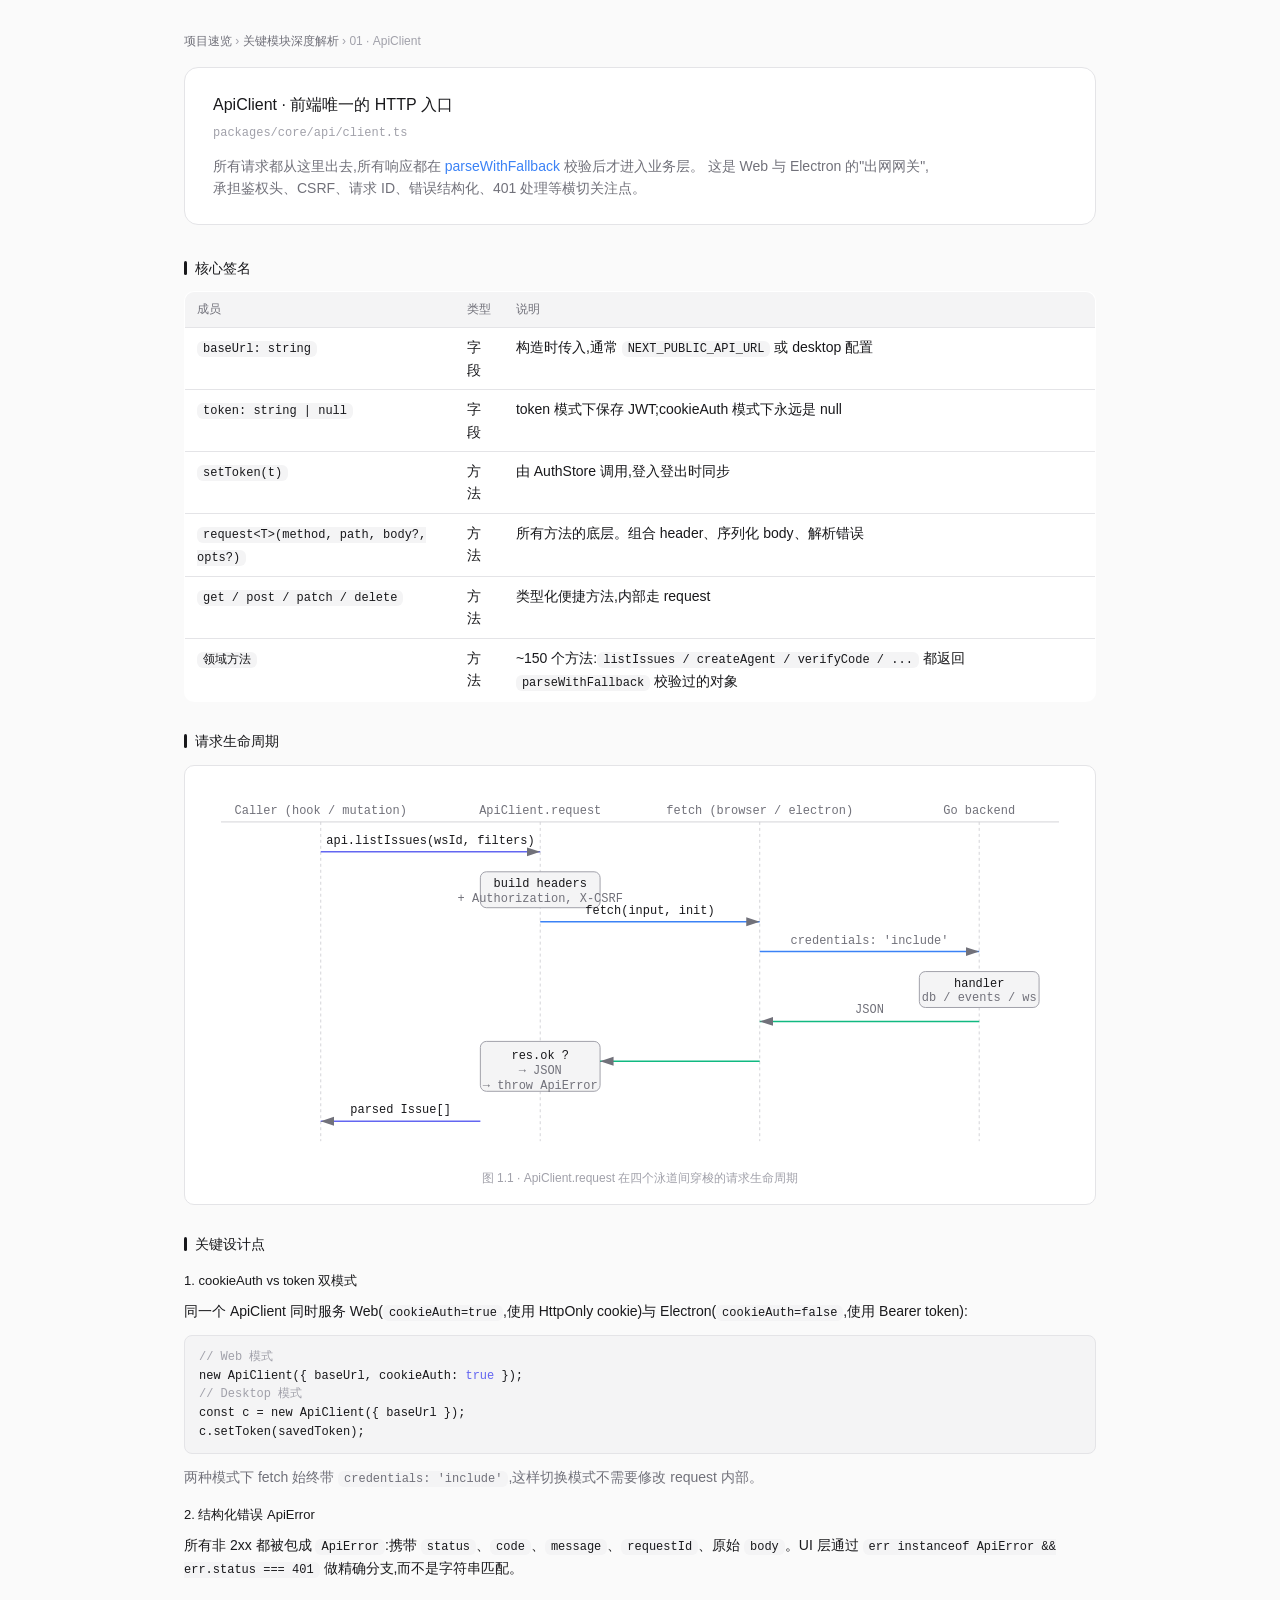
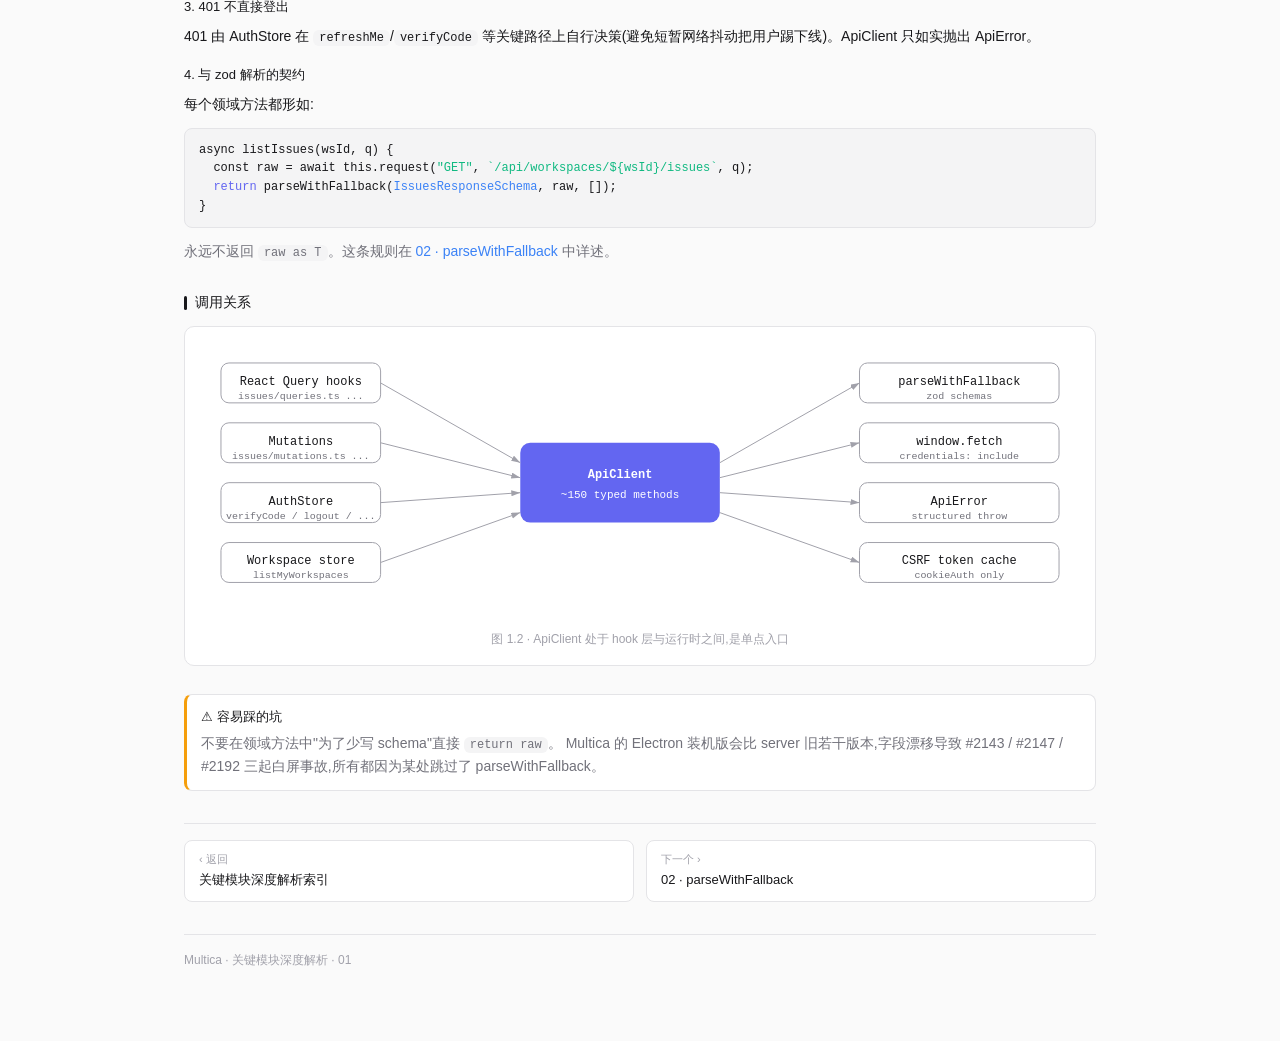
<file: docs/deep-dive/01-api-client.html>
<!DOCTYPE html>
<html lang="zh-Hans">
<head>
<meta charset="UTF-8" />
<meta name="viewport" content="width=device-width, initial-scale=1.0" />
<title>01 · ApiClient · Multica 深度解析</title>
<link rel="stylesheet" href="style.css" />
</head>
<body>
<div class="container">
  <div class="breadcrumb">
    <a href="../overview.html">项目速览</a> <span>›</span>
    <a href="index.html">关键模块深度解析</a> <span>›</span>
    <span>01 · ApiClient</span>
  </div>

  <div class="title-block">
    <h1>ApiClient · 前端唯一的 HTTP 入口</h1>
    <div class="path">packages/core/api/client.ts</div>
    <p class="lede">
      所有请求都从这里出去,所有响应都在 <a href="02-parse-with-fallback.html">parseWithFallback</a> 校验后才进入业务层。
      这是 Web 与 Electron 的"出网网关",承担鉴权头、CSRF、请求 ID、错误结构化、401 处理等横切关注点。
    </p>
  </div>

  <section>
    <h2>核心签名</h2>
    <table>
      <thead><tr><th>成员</th><th>类型</th><th>说明</th></tr></thead>
      <tbody>
        <tr><td><code>baseUrl: string</code></td><td>字段</td><td>构造时传入,通常 <code>NEXT_PUBLIC_API_URL</code> 或 desktop 配置</td></tr>
        <tr><td><code>token: string | null</code></td><td>字段</td><td>token 模式下保存 JWT;cookieAuth 模式下永远是 null</td></tr>
        <tr><td><code>setToken(t)</code></td><td>方法</td><td>由 AuthStore 调用,登入登出时同步</td></tr>
        <tr><td><code>request&lt;T&gt;(method, path, body?, opts?)</code></td><td>方法</td><td>所有方法的底层。组合 header、序列化 body、解析错误</td></tr>
        <tr><td><code>get / post / patch / delete</code></td><td>方法</td><td>类型化便捷方法,内部走 request</td></tr>
        <tr><td><code>领域方法</code></td><td>方法</td><td>~150 个方法:<code>listIssues / createAgent / verifyCode / ...</code> 都返回 <code>parseWithFallback</code> 校验过的对象</td></tr>
      </tbody>
    </table>
  </section>

  <section>
    <h2>请求生命周期</h2>
    <figure class="figure">
      <svg viewBox="0 0 880 380" xmlns="http://www.w3.org/2000/svg" font-family="ui-monospace,monospace" font-size="12">
        <defs>
          <marker id="arrow1" markerWidth="10" markerHeight="10" refX="9" refY="3" orient="auto">
            <path d="M0,0 L0,6 L9,3 z" class="svg-text-muted" />
          </marker>
        </defs>
        <!-- swimlanes -->
        <line x1="20" y1="40" x2="860" y2="40" class="svg-stroke-border" stroke-width="1" />
        <text x="120" y="32" class="svg-text-muted" text-anchor="middle">Caller (hook / mutation)</text>
        <text x="340" y="32" class="svg-text-muted" text-anchor="middle">ApiClient.request</text>
        <text x="560" y="32" class="svg-text-muted" text-anchor="middle">fetch (browser / electron)</text>
        <text x="780" y="32" class="svg-text-muted" text-anchor="middle">Go backend</text>
        <line x1="120" y1="40" x2="120" y2="360" class="svg-stroke-border" stroke-width="1" stroke-dasharray="3 3" />
        <line x1="340" y1="40" x2="340" y2="360" class="svg-stroke-border" stroke-width="1" stroke-dasharray="3 3" />
        <line x1="560" y1="40" x2="560" y2="360" class="svg-stroke-border" stroke-width="1" stroke-dasharray="3 3" />
        <line x1="780" y1="40" x2="780" y2="360" class="svg-stroke-border" stroke-width="1" stroke-dasharray="3 3" />

        <!-- step 1 -->
        <line x1="120" y1="70" x2="340" y2="70" stroke="#6366f1" stroke-width="1.5" marker-end="url(#arrow1)" />
        <text x="230" y="62" class="svg-text" text-anchor="middle">api.listIssues(wsId, filters)</text>

        <!-- step 2 -->
        <rect x="280" y="90" width="120" height="36" rx="6" class="svg-fill-surface-2" stroke-width="1" stroke="#a1a1aa" />
        <text x="340" y="105" class="svg-text" text-anchor="middle">build headers</text>
        <text x="340" y="120" class="svg-text-muted" text-anchor="middle">+ Authorization, X-CSRF</text>

        <!-- step 3 -->
        <line x1="340" y1="140" x2="560" y2="140" stroke="#3b82f6" stroke-width="1.5" marker-end="url(#arrow1)" />
        <text x="450" y="132" class="svg-text" text-anchor="middle">fetch(input, init)</text>

        <!-- step 4 -->
        <line x1="560" y1="170" x2="780" y2="170" stroke="#3b82f6" stroke-width="1.5" marker-end="url(#arrow1)" />
        <text x="670" y="162" class="svg-text-muted" text-anchor="middle">credentials: 'include'</text>

        <!-- step 5 backend -->
        <rect x="720" y="190" width="120" height="36" rx="6" class="svg-fill-surface-2" stroke-width="1" stroke="#a1a1aa" />
        <text x="780" y="205" class="svg-text" text-anchor="middle">handler</text>
        <text x="780" y="220" class="svg-text-muted" text-anchor="middle">db / events / ws</text>

        <!-- step 6 response -->
        <line x1="780" y1="240" x2="560" y2="240" stroke="#10b981" stroke-width="1.5" marker-end="url(#arrow1)" />
        <text x="670" y="232" class="svg-text-muted" text-anchor="middle">JSON</text>

        <!-- step 7 status -->
        <rect x="280" y="260" width="120" height="50" rx="6" class="svg-fill-surface-2" stroke-width="1" stroke="#a1a1aa" />
        <text x="340" y="278" class="svg-text" text-anchor="middle">res.ok ?</text>
        <text x="340" y="293" class="svg-text-muted" text-anchor="middle">→ JSON</text>
        <text x="340" y="308" class="svg-text-muted" text-anchor="middle">→ throw ApiError</text>

        <line x1="560" y1="280" x2="400" y2="280" stroke="#10b981" stroke-width="1.5" marker-end="url(#arrow1)" />

        <!-- step 8 deliver -->
        <line x1="280" y1="340" x2="120" y2="340" stroke="#6366f1" stroke-width="1.5" marker-end="url(#arrow1)" />
        <text x="200" y="332" class="svg-text" text-anchor="middle">parsed Issue[]</text>
      </svg>
      <figcaption>图 1.1 · ApiClient.request 在四个泳道间穿梭的请求生命周期</figcaption>
    </figure>
  </section>

  <section>
    <h2>关键设计点</h2>
    <h3>1. cookieAuth vs token 双模式</h3>
    <p>同一个 ApiClient 同时服务 Web(<code>cookieAuth=true</code>,使用 HttpOnly cookie)与 Electron(<code>cookieAuth=false</code>,使用 Bearer token):</p>
    <pre><span class="c">// Web 模式</span>
new ApiClient({ baseUrl, cookieAuth: <span class="k">true</span> });
<span class="c">// Desktop 模式</span>
const c = new ApiClient({ baseUrl });
c.setToken(savedToken);</pre>
    <p class="muted">两种模式下 fetch 始终带 <code>credentials: 'include'</code>,这样切换模式不需要修改 request 内部。</p>

    <h3>2. 结构化错误 ApiError</h3>
    <p>所有非 2xx 都被包成 <code>ApiError</code>:携带 <code>status</code>、<code>code</code>、<code>message</code>、<code>requestId</code>、原始 <code>body</code>。UI 层通过 <code>err instanceof ApiError && err.status === 401</code> 做精确分支,而不是字符串匹配。</p>

    <h3>3. 401 不直接登出</h3>
    <p>401 由 AuthStore 在 <code>refreshMe</code>/<code>verifyCode</code> 等关键路径上自行决策(避免短暂网络抖动把用户踢下线)。ApiClient 只如实抛出 ApiError。</p>

    <h3>4. 与 zod 解析的契约</h3>
    <p>每个领域方法都形如:</p>
    <pre>async listIssues(wsId, q) {
  const raw = await this.request(<span class="s">"GET"</span>, <span class="s">`/api/workspaces/${wsId}/issues`</span>, q);
  <span class="k">return</span> parseWithFallback(<span class="n">IssuesResponseSchema</span>, raw, []);
}</pre>
    <p class="muted">永远不返回 <code>raw as T</code>。这条规则在 <a href="02-parse-with-fallback.html">02 · parseWithFallback</a> 中详述。</p>
  </section>

  <section>
    <h2>调用关系</h2>
    <figure class="figure">
      <svg viewBox="0 0 880 280" xmlns="http://www.w3.org/2000/svg" font-family="ui-monospace,monospace" font-size="12">
        <defs>
          <marker id="arrow2" markerWidth="10" markerHeight="10" refX="9" refY="3" orient="auto">
            <path d="M0,0 L0,6 L9,3 z" fill="#a1a1aa" />
          </marker>
        </defs>

        <!-- consumers -->
        <rect x="20" y="20" width="160" height="40" rx="8" class="svg-fill-surface" stroke-width="1" stroke="#a1a1aa" />
        <text x="100" y="42" class="svg-text" text-anchor="middle">React Query hooks</text>
        <text x="100" y="56" class="svg-text-muted" text-anchor="middle" font-size="10">issues/queries.ts ...</text>

        <rect x="20" y="80" width="160" height="40" rx="8" class="svg-fill-surface" stroke-width="1" stroke="#a1a1aa" />
        <text x="100" y="102" class="svg-text" text-anchor="middle">Mutations</text>
        <text x="100" y="116" class="svg-text-muted" text-anchor="middle" font-size="10">issues/mutations.ts ...</text>

        <rect x="20" y="140" width="160" height="40" rx="8" class="svg-fill-surface" stroke-width="1" stroke="#a1a1aa" />
        <text x="100" y="162" class="svg-text" text-anchor="middle">AuthStore</text>
        <text x="100" y="176" class="svg-text-muted" text-anchor="middle" font-size="10">verifyCode / logout / ...</text>

        <rect x="20" y="200" width="160" height="40" rx="8" class="svg-fill-surface" stroke-width="1" stroke="#a1a1aa" />
        <text x="100" y="222" class="svg-text" text-anchor="middle">Workspace store</text>
        <text x="100" y="236" class="svg-text-muted" text-anchor="middle" font-size="10">listMyWorkspaces</text>

        <!-- center -->
        <rect x="320" y="100" width="200" height="80" rx="10" fill="#6366f1" />
        <text x="420" y="135" fill="#fff" text-anchor="middle" font-weight="600">ApiClient</text>
        <text x="420" y="155" fill="#fff" text-anchor="middle" font-size="11">~150 typed methods</text>

        <!-- collaborators -->
        <rect x="660" y="20" width="200" height="40" rx="8" class="svg-fill-surface" stroke-width="1" stroke="#a1a1aa" />
        <text x="760" y="42" class="svg-text" text-anchor="middle">parseWithFallback</text>
        <text x="760" y="56" class="svg-text-muted" text-anchor="middle" font-size="10">zod schemas</text>

        <rect x="660" y="80" width="200" height="40" rx="8" class="svg-fill-surface" stroke-width="1" stroke="#a1a1aa" />
        <text x="760" y="102" class="svg-text" text-anchor="middle">window.fetch</text>
        <text x="760" y="116" class="svg-text-muted" text-anchor="middle" font-size="10">credentials: include</text>

        <rect x="660" y="140" width="200" height="40" rx="8" class="svg-fill-surface" stroke-width="1" stroke="#a1a1aa" />
        <text x="760" y="162" class="svg-text" text-anchor="middle">ApiError</text>
        <text x="760" y="176" class="svg-text-muted" text-anchor="middle" font-size="10">structured throw</text>

        <rect x="660" y="200" width="200" height="40" rx="8" class="svg-fill-surface" stroke-width="1" stroke="#a1a1aa" />
        <text x="760" y="222" class="svg-text" text-anchor="middle">CSRF token cache</text>
        <text x="760" y="236" class="svg-text-muted" text-anchor="middle" font-size="10">cookieAuth only</text>

        <!-- arrows -->
        <line x1="180" y1="40" x2="320" y2="120" stroke="#a1a1aa" stroke-width="1" marker-end="url(#arrow2)" />
        <line x1="180" y1="100" x2="320" y2="135" stroke="#a1a1aa" stroke-width="1" marker-end="url(#arrow2)" />
        <line x1="180" y1="160" x2="320" y2="150" stroke="#a1a1aa" stroke-width="1" marker-end="url(#arrow2)" />
        <line x1="180" y1="220" x2="320" y2="170" stroke="#a1a1aa" stroke-width="1" marker-end="url(#arrow2)" />

        <line x1="520" y1="120" x2="660" y2="40" stroke="#a1a1aa" stroke-width="1" marker-end="url(#arrow2)" />
        <line x1="520" y1="135" x2="660" y2="100" stroke="#a1a1aa" stroke-width="1" marker-end="url(#arrow2)" />
        <line x1="520" y1="150" x2="660" y2="160" stroke="#a1a1aa" stroke-width="1" marker-end="url(#arrow2)" />
        <line x1="520" y1="170" x2="660" y2="220" stroke="#a1a1aa" stroke-width="1" marker-end="url(#arrow2)" />
      </svg>
      <figcaption>图 1.2 · ApiClient 处于 hook 层与运行时之间,是单点入口</figcaption>
    </figure>
  </section>

  <div class="callout warn">
    <p class="callout-title">⚠ 容易踩的坑</p>
    <p class="callout-body">
      不要在领域方法中"为了少写 schema"直接 <code>return raw</code>。
      Multica 的 Electron 装机版会比 server 旧若干版本,字段漂移导致 #2143 / #2147 / #2192 三起白屏事故,所有都因为某处跳过了 parseWithFallback。
    </p>
  </div>

  <div class="nav-prev-next">
    <a href="index.html">
      <span class="label">‹ 返回</span>
      关键模块深度解析索引
    </a>
    <a href="02-parse-with-fallback.html">
      <span class="label">下一个 ›</span>
      02 · parseWithFallback
    </a>
  </div>

  <footer>Multica · 关键模块深度解析 · 01</footer>
</div>
</body>
</html>
</file>
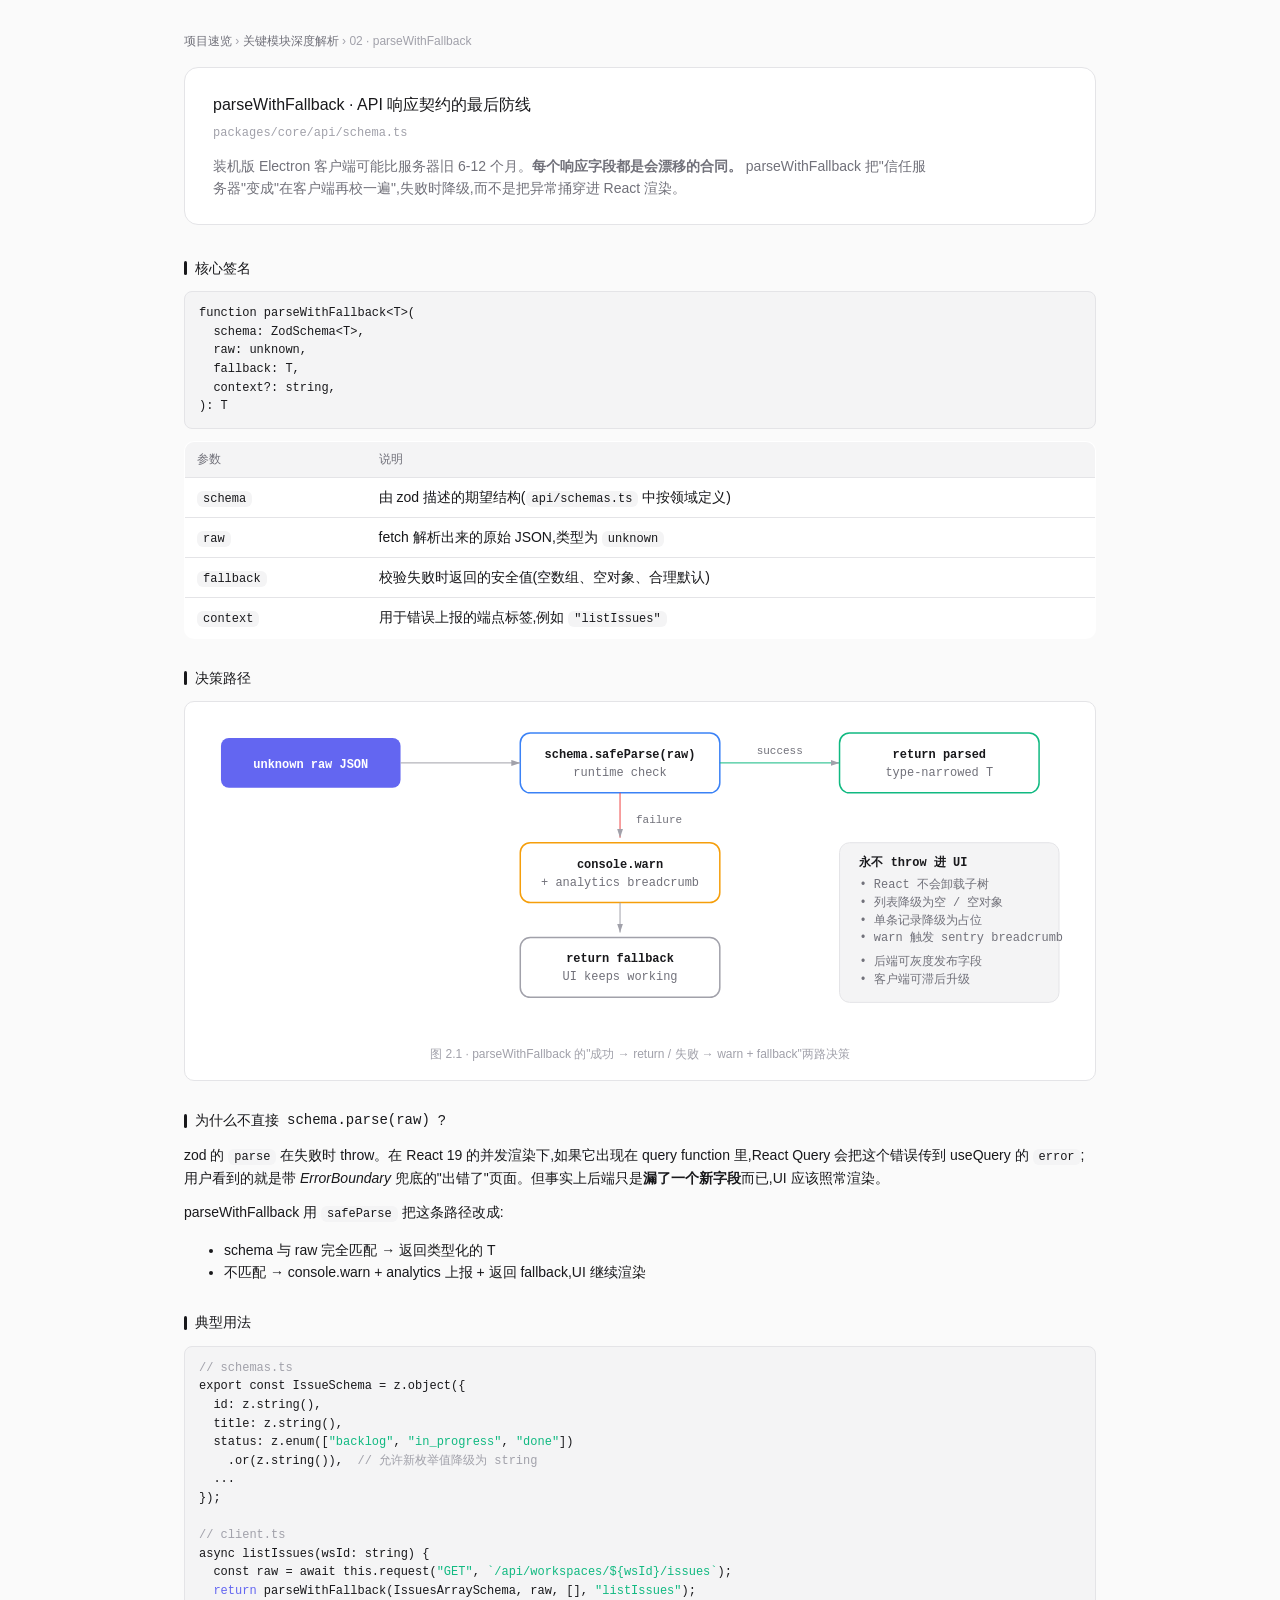
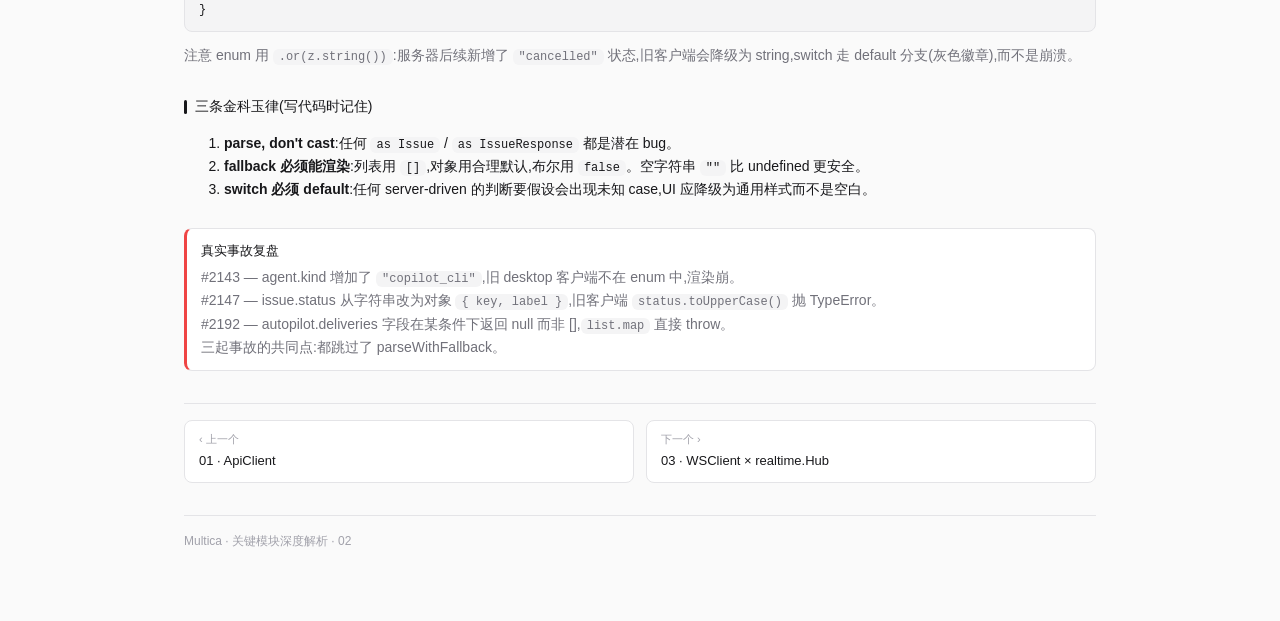
<file: docs/deep-dive/02-parse-with-fallback.html>
<!DOCTYPE html>
<html lang="zh-Hans">
<head>
<meta charset="UTF-8" />
<meta name="viewport" content="width=device-width, initial-scale=1.0" />
<title>02 · parseWithFallback · Multica 深度解析</title>
<link rel="stylesheet" href="style.css" />
</head>
<body>
<div class="container">
  <div class="breadcrumb">
    <a href="../overview.html">项目速览</a> <span>›</span>
    <a href="index.html">关键模块深度解析</a> <span>›</span>
    <span>02 · parseWithFallback</span>
  </div>

  <div class="title-block">
    <h1>parseWithFallback · API 响应契约的最后防线</h1>
    <div class="path">packages/core/api/schema.ts</div>
    <p class="lede">
      装机版 Electron 客户端可能比服务器旧 6-12 个月。<strong>每个响应字段都是会漂移的合同。</strong>
      parseWithFallback 把"信任服务器"变成"在客户端再校一遍",失败时降级,而不是把异常捅穿进 React 渲染。
    </p>
  </div>

  <section>
    <h2>核心签名</h2>
    <pre>function parseWithFallback&lt;T&gt;(
  schema: ZodSchema&lt;T&gt;,
  raw: unknown,
  fallback: T,
  context?: string,
): T</pre>
    <table>
      <thead><tr><th>参数</th><th>说明</th></tr></thead>
      <tbody>
        <tr><td><code>schema</code></td><td>由 zod 描述的期望结构(<code>api/schemas.ts</code> 中按领域定义)</td></tr>
        <tr><td><code>raw</code></td><td>fetch 解析出来的原始 JSON,类型为 <code>unknown</code></td></tr>
        <tr><td><code>fallback</code></td><td>校验失败时返回的安全值(空数组、空对象、合理默认)</td></tr>
        <tr><td><code>context</code></td><td>用于错误上报的端点标签,例如 <code>"listIssues"</code></td></tr>
      </tbody>
    </table>
  </section>

  <section>
    <h2>决策路径</h2>
    <figure class="figure">
      <svg viewBox="0 0 880 320" xmlns="http://www.w3.org/2000/svg" font-family="ui-monospace,monospace" font-size="12">
        <defs>
          <marker id="ar" markerWidth="10" markerHeight="10" refX="9" refY="3" orient="auto">
            <path d="M0,0 L0,6 L9,3 z" fill="#a1a1aa" />
          </marker>
        </defs>

        <rect x="20" y="20" width="180" height="50" rx="8" fill="#6366f1" />
        <text x="110" y="50" fill="#fff" text-anchor="middle" font-weight="600">unknown raw JSON</text>

        <rect x="320" y="15" width="200" height="60" rx="10" class="svg-fill-surface" stroke-width="1.5" stroke="#3b82f6" />
        <text x="420" y="40" class="svg-text" text-anchor="middle" font-weight="600">schema.safeParse(raw)</text>
        <text x="420" y="58" class="svg-text-muted" text-anchor="middle">runtime check</text>

        <line x1="200" y1="45" x2="320" y2="45" stroke="#a1a1aa" stroke-width="1" marker-end="url(#ar)" />

        <!-- success -->
        <rect x="640" y="15" width="200" height="60" rx="10" class="svg-fill-surface" stroke-width="1.5" stroke="#10b981" />
        <text x="740" y="40" class="svg-text" text-anchor="middle" font-weight="600">return parsed</text>
        <text x="740" y="58" class="svg-text-muted" text-anchor="middle">type-narrowed T</text>
        <line x1="520" y1="45" x2="640" y2="45" stroke="#10b981" stroke-width="1" marker-end="url(#ar)" />
        <text x="580" y="36" class="svg-text-muted" text-anchor="middle" font-size="11">success</text>

        <!-- failure -->
        <line x1="420" y1="75" x2="420" y2="120" stroke="#ef4444" stroke-width="1" marker-end="url(#ar)" />
        <text x="436" y="105" class="svg-text-muted" text-anchor="start" font-size="11">failure</text>

        <rect x="320" y="125" width="200" height="60" rx="10" class="svg-fill-surface" stroke-width="1.5" stroke="#f59e0b" />
        <text x="420" y="150" class="svg-text" text-anchor="middle" font-weight="600">console.warn</text>
        <text x="420" y="168" class="svg-text-muted" text-anchor="middle">+ analytics breadcrumb</text>

        <line x1="420" y1="185" x2="420" y2="215" stroke="#a1a1aa" stroke-width="1" marker-end="url(#ar)" />

        <rect x="320" y="220" width="200" height="60" rx="10" class="svg-fill-surface" stroke-width="1.5" stroke="#a1a1aa" />
        <text x="420" y="245" class="svg-text" text-anchor="middle" font-weight="600">return fallback</text>
        <text x="420" y="263" class="svg-text-muted" text-anchor="middle">UI keeps working</text>

        <!-- side notes -->
        <rect x="640" y="125" width="220" height="160" rx="10" class="svg-fill-surface-2" stroke-width="1" stroke="#e4e4e7" />
        <text x="660" y="148" class="svg-text" font-weight="600">永不 throw 进 UI</text>
        <text x="660" y="170" class="svg-text-muted">• React 不会卸载子树</text>
        <text x="660" y="188" class="svg-text-muted">• 列表降级为空 / 空对象</text>
        <text x="660" y="206" class="svg-text-muted">• 单条记录降级为占位</text>
        <text x="660" y="224" class="svg-text-muted">• warn 触发 sentry breadcrumb</text>
        <text x="660" y="248" class="svg-text-muted">• 后端可灰度发布字段</text>
        <text x="660" y="266" class="svg-text-muted">• 客户端可滞后升级</text>
      </svg>
      <figcaption>图 2.1 · parseWithFallback 的"成功 → return / 失败 → warn + fallback"两路决策</figcaption>
    </figure>
  </section>

  <section>
    <h2>为什么不直接 <code>schema.parse(raw)</code>?</h2>
    <p>zod 的 <code>parse</code> 在失败时 throw。在 React 19 的并发渲染下,如果它出现在 query function 里,React Query 会把这个错误传到 useQuery 的 <code>error</code>;
    用户看到的就是带 <em>ErrorBoundary</em> 兜底的"出错了"页面。但事实上后端只是<strong>漏了一个新字段</strong>而已,UI 应该照常渲染。</p>
    <p>parseWithFallback 用 <code>safeParse</code> 把这条路径改成:</p>
    <ul>
      <li>schema 与 raw 完全匹配 → 返回类型化的 T</li>
      <li>不匹配 → console.warn + analytics 上报 + 返回 fallback,UI 继续渲染</li>
    </ul>
  </section>

  <section>
    <h2>典型用法</h2>
    <pre><span class="c">// schemas.ts</span>
export const IssueSchema = z.object({
  id: z.string(),
  title: z.string(),
  status: z.enum([<span class="s">"backlog"</span>, <span class="s">"in_progress"</span>, <span class="s">"done"</span>])
    .or(z.string()),  <span class="c">// 允许新枚举值降级为 string</span>
  ...
});

<span class="c">// client.ts</span>
async listIssues(wsId: string) {
  const raw = await this.request(<span class="s">"GET"</span>, <span class="s">`/api/workspaces/${wsId}/issues`</span>);
  <span class="k">return</span> parseWithFallback(IssuesArraySchema, raw, [], <span class="s">"listIssues"</span>);
}</pre>
    <p class="muted">注意 enum 用 <code>.or(z.string())</code>:服务器后续新增了 <code>"cancelled"</code> 状态,旧客户端会降级为 string,switch 走 default 分支(灰色徽章),而不是崩溃。</p>
  </section>

  <section>
    <h2>三条金科玉律(写代码时记住)</h2>
    <ol>
      <li><strong>parse, don't cast</strong>:任何 <code>as Issue</code> / <code>as IssueResponse</code> 都是潜在 bug。</li>
      <li><strong>fallback 必须能渲染</strong>:列表用 <code>[]</code>,对象用合理默认,布尔用 <code>false</code>。空字符串 <code>""</code> 比 undefined 更安全。</li>
      <li><strong>switch 必须 default</strong>:任何 server-driven 的判断要假设会出现未知 case,UI 应降级为通用样式而不是空白。</li>
    </ol>
  </section>

  <div class="callout danger">
    <p class="callout-title">真实事故复盘</p>
    <p class="callout-body">
      #2143 — agent.kind 增加了 <code>"copilot_cli"</code>,旧 desktop 客户端不在 enum 中,渲染崩。<br />
      #2147 — issue.status 从字符串改为对象 <code>{ key, label }</code>,旧客户端 <code>status.toUpperCase()</code> 抛 TypeError。<br />
      #2192 — autopilot.deliveries 字段在某条件下返回 null 而非 [],<code>list.map</code> 直接 throw。<br />
      三起事故的共同点:都跳过了 parseWithFallback。
    </p>
  </div>

  <div class="nav-prev-next">
    <a href="01-api-client.html">
      <span class="label">‹ 上一个</span>
      01 · ApiClient
    </a>
    <a href="03-ws-client-and-hub.html">
      <span class="label">下一个 ›</span>
      03 · WSClient × realtime.Hub
    </a>
  </div>

  <footer>Multica · 关键模块深度解析 · 02</footer>
</div>
</body>
</html>
</file>
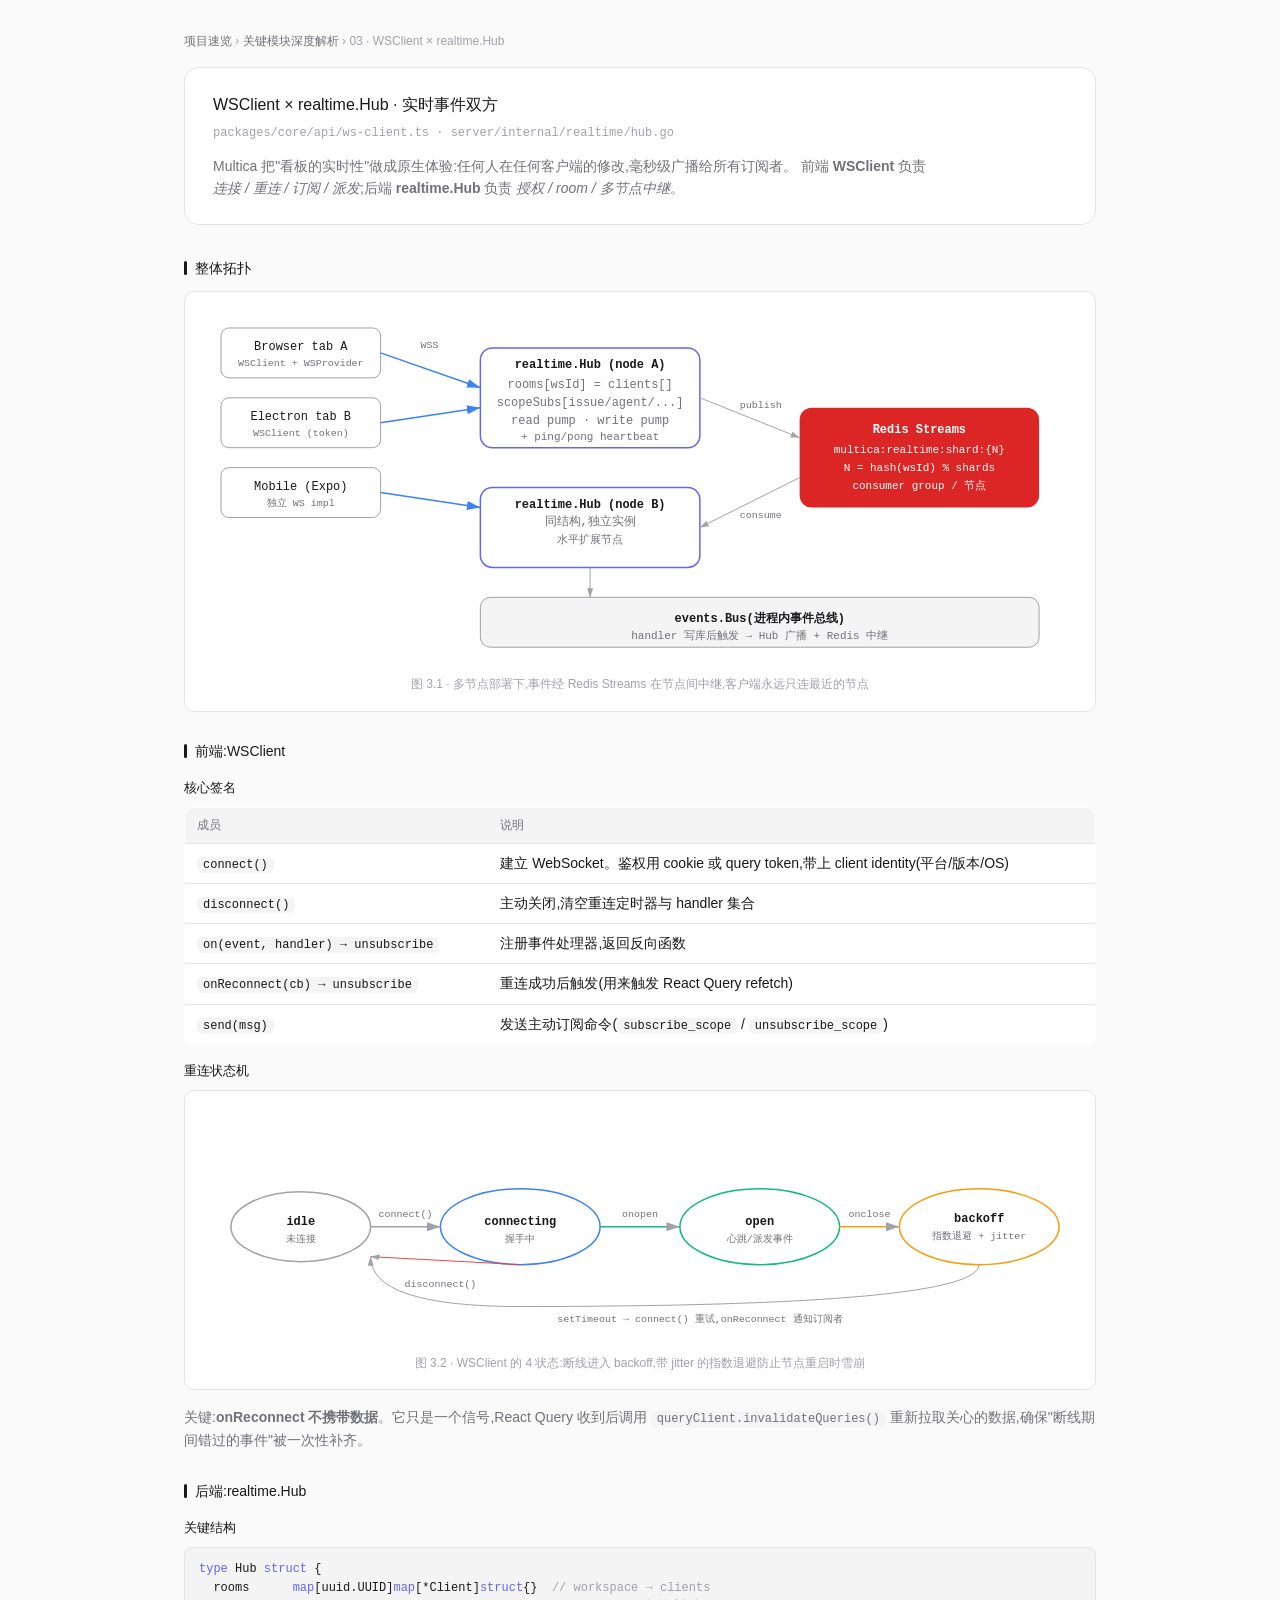
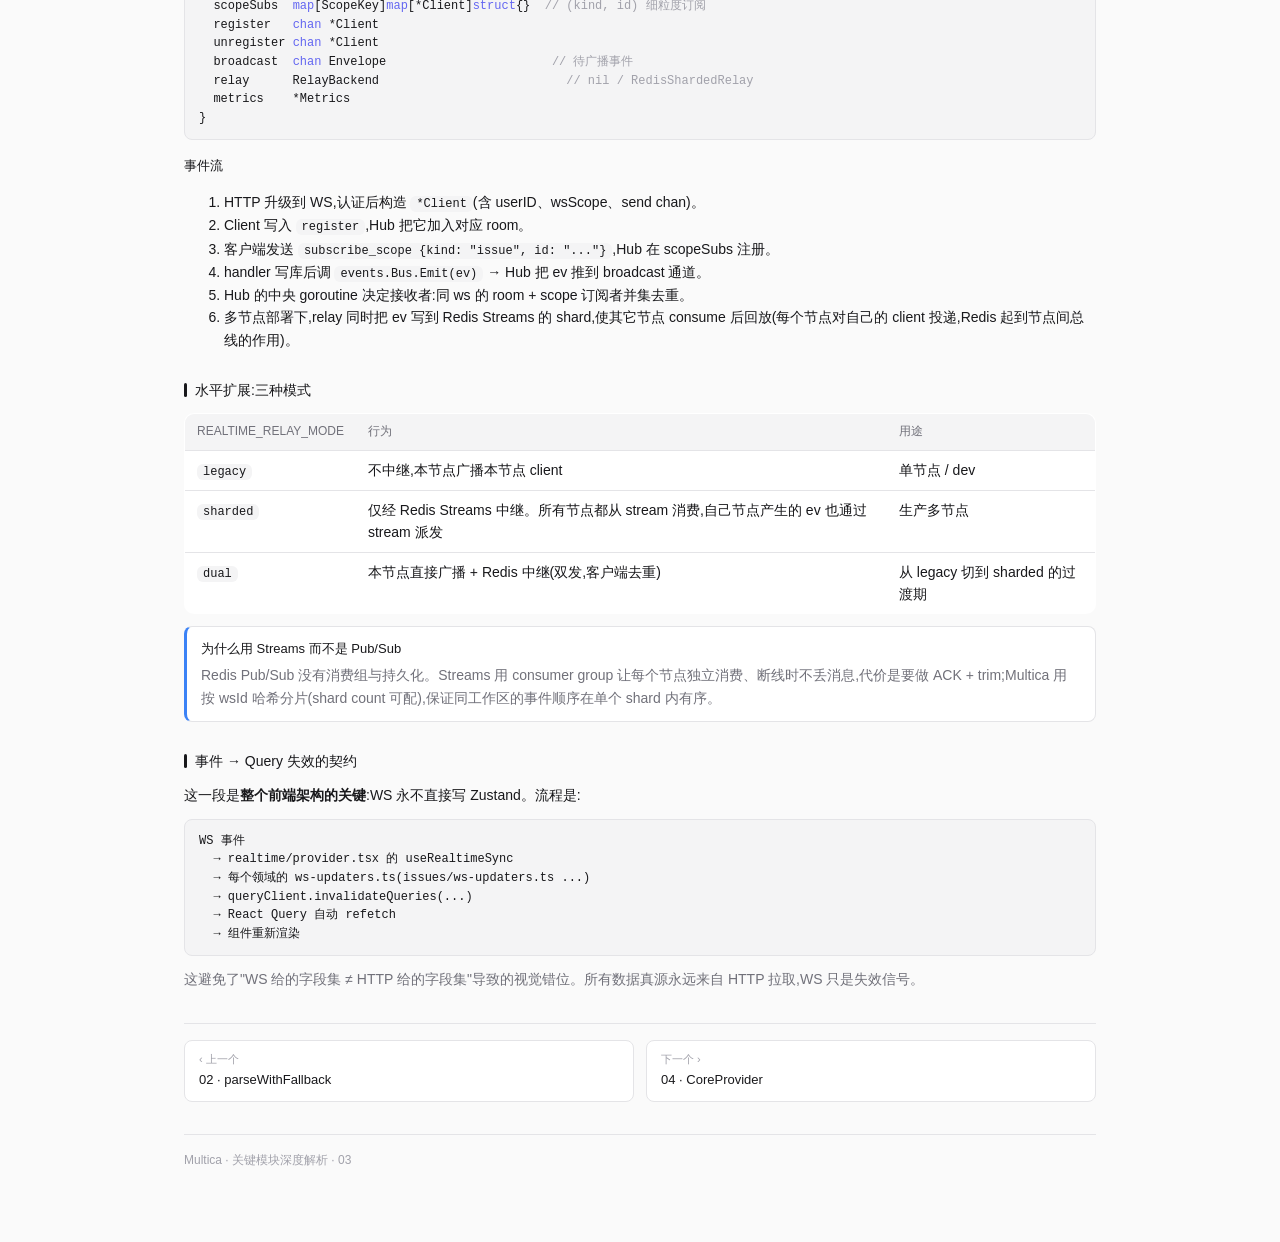
<file: docs/deep-dive/03-ws-client-and-hub.html>
<!DOCTYPE html>
<html lang="zh-Hans">
<head>
<meta charset="UTF-8" />
<meta name="viewport" content="width=device-width, initial-scale=1.0" />
<title>03 · WSClient × realtime.Hub · Multica 深度解析</title>
<link rel="stylesheet" href="style.css" />
</head>
<body>
<div class="container">
  <div class="breadcrumb">
    <a href="../overview.html">项目速览</a> <span>›</span>
    <a href="index.html">关键模块深度解析</a> <span>›</span>
    <span>03 · WSClient × realtime.Hub</span>
  </div>

  <div class="title-block">
    <h1>WSClient × realtime.Hub · 实时事件双方</h1>
    <div class="path">packages/core/api/ws-client.ts · server/internal/realtime/hub.go</div>
    <p class="lede">
      Multica 把"看板的实时性"做成原生体验:任何人在任何客户端的修改,毫秒级广播给所有订阅者。
      前端 <strong>WSClient</strong> 负责 <em>连接 / 重连 / 订阅 / 派发</em>;后端 <strong>realtime.Hub</strong> 负责 <em>授权 / room / 多节点中继</em>。
    </p>
  </div>

  <section>
    <h2>整体拓扑</h2>
    <figure class="figure">
      <svg viewBox="0 0 880 360" xmlns="http://www.w3.org/2000/svg" font-family="ui-monospace,monospace" font-size="12">
        <defs>
          <marker id="ar3" markerWidth="10" markerHeight="10" refX="9" refY="3" orient="auto">
            <path d="M0,0 L0,6 L9,3 z" fill="#a1a1aa" />
          </marker>
          <marker id="ar3b" markerWidth="10" markerHeight="10" refX="9" refY="3" orient="auto">
            <path d="M0,0 L0,6 L9,3 z" fill="#3b82f6" />
          </marker>
        </defs>

        <!-- clients -->
        <rect x="20" y="20" width="160" height="50" rx="8" class="svg-fill-surface" stroke-width="1" stroke="#a1a1aa" />
        <text x="100" y="42" class="svg-text" text-anchor="middle">Browser tab A</text>
        <text x="100" y="58" class="svg-text-muted" text-anchor="middle" font-size="10">WSClient + WSProvider</text>

        <rect x="20" y="90" width="160" height="50" rx="8" class="svg-fill-surface" stroke-width="1" stroke="#a1a1aa" />
        <text x="100" y="112" class="svg-text" text-anchor="middle">Electron tab B</text>
        <text x="100" y="128" class="svg-text-muted" text-anchor="middle" font-size="10">WSClient (token)</text>

        <rect x="20" y="160" width="160" height="50" rx="8" class="svg-fill-surface" stroke-width="1" stroke="#a1a1aa" />
        <text x="100" y="182" class="svg-text" text-anchor="middle">Mobile (Expo)</text>
        <text x="100" y="198" class="svg-text-muted" text-anchor="middle" font-size="10">独立 WS impl</text>

        <!-- node A -->
        <rect x="280" y="40" width="220" height="100" rx="12" class="svg-fill-surface" stroke-width="1.5" stroke="#6366f1" />
        <text x="390" y="60" class="svg-text" text-anchor="middle" font-weight="600">realtime.Hub (node A)</text>
        <text x="390" y="80" class="svg-text-muted" text-anchor="middle">rooms[wsId] = clients[]</text>
        <text x="390" y="98" class="svg-text-muted" text-anchor="middle">scopeSubs[issue/agent/...]</text>
        <text x="390" y="116" class="svg-text-muted" text-anchor="middle">read pump · write pump</text>
        <text x="390" y="132" class="svg-text-muted" text-anchor="middle" font-size="11">+ ping/pong heartbeat</text>

        <!-- node B -->
        <rect x="280" y="180" width="220" height="80" rx="12" class="svg-fill-surface" stroke-width="1.5" stroke="#6366f1" />
        <text x="390" y="200" class="svg-text" text-anchor="middle" font-weight="600">realtime.Hub (node B)</text>
        <text x="390" y="218" class="svg-text-muted" text-anchor="middle">同结构,独立实例</text>
        <text x="390" y="236" class="svg-text-muted" text-anchor="middle" font-size="11">水平扩展节点</text>

        <!-- redis -->
        <rect x="600" y="100" width="240" height="100" rx="12" fill="#dc2626" />
        <text x="720" y="125" fill="#fff" text-anchor="middle" font-weight="600">Redis Streams</text>
        <text x="720" y="145" fill="#fff" text-anchor="middle" font-size="11">multica:realtime:shard:{N}</text>
        <text x="720" y="163" fill="#fff" text-anchor="middle" font-size="11">N = hash(wsId) % shards</text>
        <text x="720" y="181" fill="#fff" text-anchor="middle" font-size="11">consumer group / 节点</text>

        <!-- arrows -->
        <line x1="180" y1="45" x2="280" y2="80" stroke="#3b82f6" stroke-width="1.5" marker-end="url(#ar3b)" />
        <text x="220" y="40" class="svg-text-muted" font-size="10">WSS</text>
        <line x1="180" y1="115" x2="280" y2="100" stroke="#3b82f6" stroke-width="1.5" marker-end="url(#ar3b)" />
        <line x1="180" y1="185" x2="280" y2="200" stroke="#3b82f6" stroke-width="1.5" marker-end="url(#ar3b)" />

        <line x1="500" y1="90" x2="600" y2="130" stroke="#a1a1aa" stroke-width="1" marker-end="url(#ar3)" />
        <text x="540" y="100" class="svg-text-muted" font-size="10">publish</text>
        <line x1="600" y1="170" x2="500" y2="220" stroke="#a1a1aa" stroke-width="1" marker-end="url(#ar3)" />
        <text x="540" y="210" class="svg-text-muted" font-size="10">consume</text>

        <!-- bottom: events bus -->
        <rect x="280" y="290" width="560" height="50" rx="10" class="svg-fill-surface-2" stroke-width="1" stroke="#a1a1aa" />
        <text x="560" y="315" class="svg-text" text-anchor="middle" font-weight="600">events.Bus(进程内事件总线)</text>
        <text x="560" y="332" class="svg-text-muted" text-anchor="middle" font-size="11">handler 写库后触发 → Hub 广播 + Redis 中继</text>

        <line x1="390" y1="260" x2="390" y2="290" stroke="#a1a1aa" stroke-width="1" marker-end="url(#ar3)" />
      </svg>
      <figcaption>图 3.1 · 多节点部署下,事件经 Redis Streams 在节点间中继,客户端永远只连最近的节点</figcaption>
    </figure>
  </section>

  <section>
    <h2>前端:WSClient</h2>
    <h3>核心签名</h3>
    <table>
      <thead><tr><th>成员</th><th>说明</th></tr></thead>
      <tbody>
        <tr><td><code>connect()</code></td><td>建立 WebSocket。鉴权用 cookie 或 query token,带上 client identity(平台/版本/OS)</td></tr>
        <tr><td><code>disconnect()</code></td><td>主动关闭,清空重连定时器与 handler 集合</td></tr>
        <tr><td><code>on(event, handler) → unsubscribe</code></td><td>注册事件处理器,返回反向函数</td></tr>
        <tr><td><code>onReconnect(cb) → unsubscribe</code></td><td>重连成功后触发(用来触发 React Query refetch)</td></tr>
        <tr><td><code>send(msg)</code></td><td>发送主动订阅命令(<code>subscribe_scope</code> / <code>unsubscribe_scope</code>)</td></tr>
      </tbody>
    </table>

    <h3>重连状态机</h3>
    <figure class="figure">
      <svg viewBox="0 0 880 240" xmlns="http://www.w3.org/2000/svg" font-family="ui-monospace,monospace" font-size="12">
        <defs>
          <marker id="ar4" markerWidth="10" markerHeight="10" refX="9" refY="3" orient="auto">
            <path d="M0,0 L0,6 L9,3 z" fill="#a1a1aa" />
          </marker>
        </defs>

        <ellipse cx="100" cy="120" rx="70" ry="35" class="svg-fill-surface" stroke-width="1.5" stroke="#a1a1aa" />
        <text x="100" y="118" class="svg-text" text-anchor="middle" font-weight="600">idle</text>
        <text x="100" y="135" class="svg-text-muted" text-anchor="middle" font-size="10">未连接</text>

        <ellipse cx="320" cy="120" rx="80" ry="38" class="svg-fill-surface" stroke-width="1.5" stroke="#3b82f6" />
        <text x="320" y="118" class="svg-text" text-anchor="middle" font-weight="600">connecting</text>
        <text x="320" y="135" class="svg-text-muted" text-anchor="middle" font-size="10">握手中</text>

        <ellipse cx="560" cy="120" rx="80" ry="38" class="svg-fill-surface" stroke-width="1.5" stroke="#10b981" />
        <text x="560" y="118" class="svg-text" text-anchor="middle" font-weight="600">open</text>
        <text x="560" y="135" class="svg-text-muted" text-anchor="middle" font-size="10">心跳/派发事件</text>

        <ellipse cx="780" cy="120" rx="80" ry="38" class="svg-fill-surface" stroke-width="1.5" stroke="#f59e0b" />
        <text x="780" y="115" class="svg-text" text-anchor="middle" font-weight="600">backoff</text>
        <text x="780" y="132" class="svg-text-muted" text-anchor="middle" font-size="10">指数退避 + jitter</text>

        <line x1="170" y1="120" x2="240" y2="120" stroke="#a1a1aa" stroke-width="1.5" marker-end="url(#ar4)" />
        <text x="205" y="110" class="svg-text-muted" text-anchor="middle" font-size="10">connect()</text>

        <line x1="400" y1="120" x2="480" y2="120" stroke="#10b981" stroke-width="1.5" marker-end="url(#ar4)" />
        <text x="440" y="110" class="svg-text-muted" text-anchor="middle" font-size="10">onopen</text>

        <line x1="640" y1="120" x2="700" y2="120" stroke="#f59e0b" stroke-width="1.5" marker-end="url(#ar4)" />
        <text x="670" y="110" class="svg-text-muted" text-anchor="middle" font-size="10">onclose</text>

        <path d="M780 158 Q780 200 320 200 Q170 200 170 150" stroke="#a1a1aa" stroke-width="1" fill="none" marker-end="url(#ar4)" />
        <text x="500" y="215" class="svg-text-muted" text-anchor="middle" font-size="10">setTimeout → connect() 重试,onReconnect 通知订阅者</text>

        <line x1="320" y1="158" x2="170" y2="150" stroke="#ef4444" stroke-width="1" marker-end="url(#ar4)" />
        <text x="240" y="180" class="svg-text-muted" text-anchor="middle" font-size="10">disconnect()</text>
      </svg>
      <figcaption>图 3.2 · WSClient 的 4 状态:断线进入 backoff,带 jitter 的指数退避防止节点重启时雪崩</figcaption>
    </figure>
    <p class="muted">关键:<strong>onReconnect 不携带数据</strong>。它只是一个信号,React Query 收到后调用 <code>queryClient.invalidateQueries()</code> 重新拉取关心的数据,确保"断线期间错过的事件"被一次性补齐。</p>
  </section>

  <section>
    <h2>后端:realtime.Hub</h2>
    <h3>关键结构</h3>
    <pre><span class="k">type</span> Hub <span class="k">struct</span> {
  rooms      <span class="k">map</span>[uuid.UUID]<span class="k">map</span>[*Client]<span class="k">struct</span>{}  <span class="c">// workspace → clients</span>
  scopeSubs  <span class="k">map</span>[ScopeKey]<span class="k">map</span>[*Client]<span class="k">struct</span>{}  <span class="c">// (kind, id) 细粒度订阅</span>
  register   <span class="k">chan</span> *Client
  unregister <span class="k">chan</span> *Client
  broadcast  <span class="k">chan</span> Envelope                       <span class="c">// 待广播事件</span>
  relay      RelayBackend                          <span class="c">// nil / RedisShardedRelay</span>
  metrics    *Metrics
}</pre>
    <h3>事件流</h3>
    <ol>
      <li>HTTP 升级到 WS,认证后构造 <code>*Client</code>(含 userID、wsScope、send chan)。</li>
      <li>Client 写入 <code>register</code>,Hub 把它加入对应 room。</li>
      <li>客户端发送 <code>subscribe_scope {kind: "issue", id: "..."}</code>,Hub 在 scopeSubs 注册。</li>
      <li>handler 写库后调 <code>events.Bus.Emit(ev)</code> → Hub 把 ev 推到 broadcast 通道。</li>
      <li>Hub 的中央 goroutine 决定接收者:同 ws 的 room + scope 订阅者并集去重。</li>
      <li>多节点部署下,relay 同时把 ev 写到 Redis Streams 的 shard,使其它节点 consume 后回放(每个节点对自己的 client 投递,Redis 起到节点间总线的作用)。</li>
    </ol>
  </section>

  <section>
    <h2>水平扩展:三种模式</h2>
    <table>
      <thead><tr><th>REALTIME_RELAY_MODE</th><th>行为</th><th>用途</th></tr></thead>
      <tbody>
        <tr><td><code>legacy</code></td><td>不中继,本节点广播本节点 client</td><td>单节点 / dev</td></tr>
        <tr><td><code>sharded</code></td><td>仅经 Redis Streams 中继。所有节点都从 stream 消费,自己节点产生的 ev 也通过 stream 派发</td><td>生产多节点</td></tr>
        <tr><td><code>dual</code></td><td>本节点直接广播 + Redis 中继(双发,客户端去重)</td><td>从 legacy 切到 sharded 的过渡期</td></tr>
      </tbody>
    </table>
    <div class="callout">
      <p class="callout-title">为什么用 Streams 而不是 Pub/Sub</p>
      <p class="callout-body">Redis Pub/Sub 没有消费组与持久化。Streams 用 consumer group 让每个节点独立消费、断线时不丢消息,代价是要做 ACK + trim;Multica 用按 wsId 哈希分片(shard count 可配),保证同工作区的事件顺序在单个 shard 内有序。</p>
    </div>
  </section>

  <section>
    <h2>事件 → Query 失效的契约</h2>
    <p>这一段是<strong>整个前端架构的关键</strong>:WS 永不直接写 Zustand。流程是:</p>
    <pre>WS 事件
  → realtime/provider.tsx 的 useRealtimeSync
  → 每个领域的 ws-updaters.ts(issues/ws-updaters.ts ...)
  → queryClient.invalidateQueries(...)
  → React Query 自动 refetch
  → 组件重新渲染</pre>
    <p class="muted">这避免了"WS 给的字段集 ≠ HTTP 给的字段集"导致的视觉错位。所有数据真源永远来自 HTTP 拉取,WS 只是失效信号。</p>
  </section>

  <div class="nav-prev-next">
    <a href="02-parse-with-fallback.html">
      <span class="label">‹ 上一个</span>
      02 · parseWithFallback
    </a>
    <a href="04-core-provider.html">
      <span class="label">下一个 ›</span>
      04 · CoreProvider
    </a>
  </div>

  <footer>Multica · 关键模块深度解析 · 03</footer>
</div>
</body>
</html>
</file>
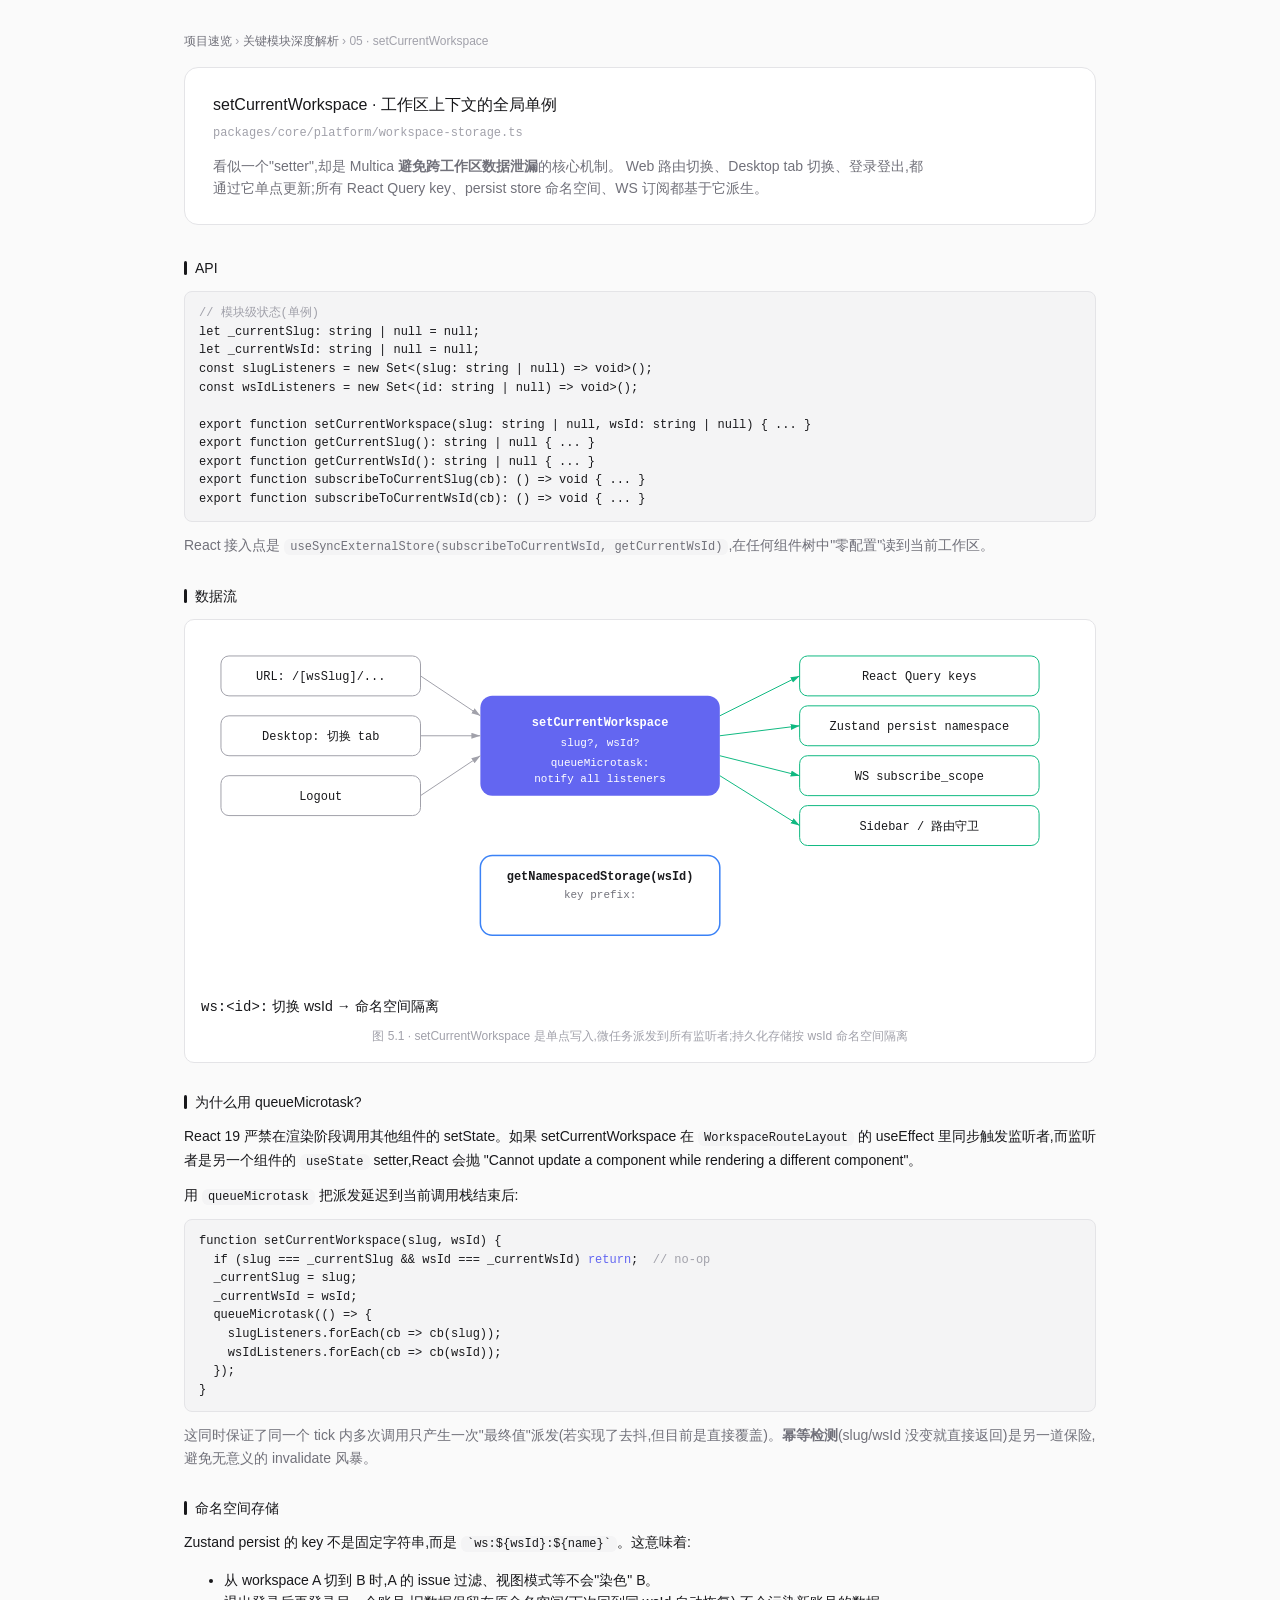
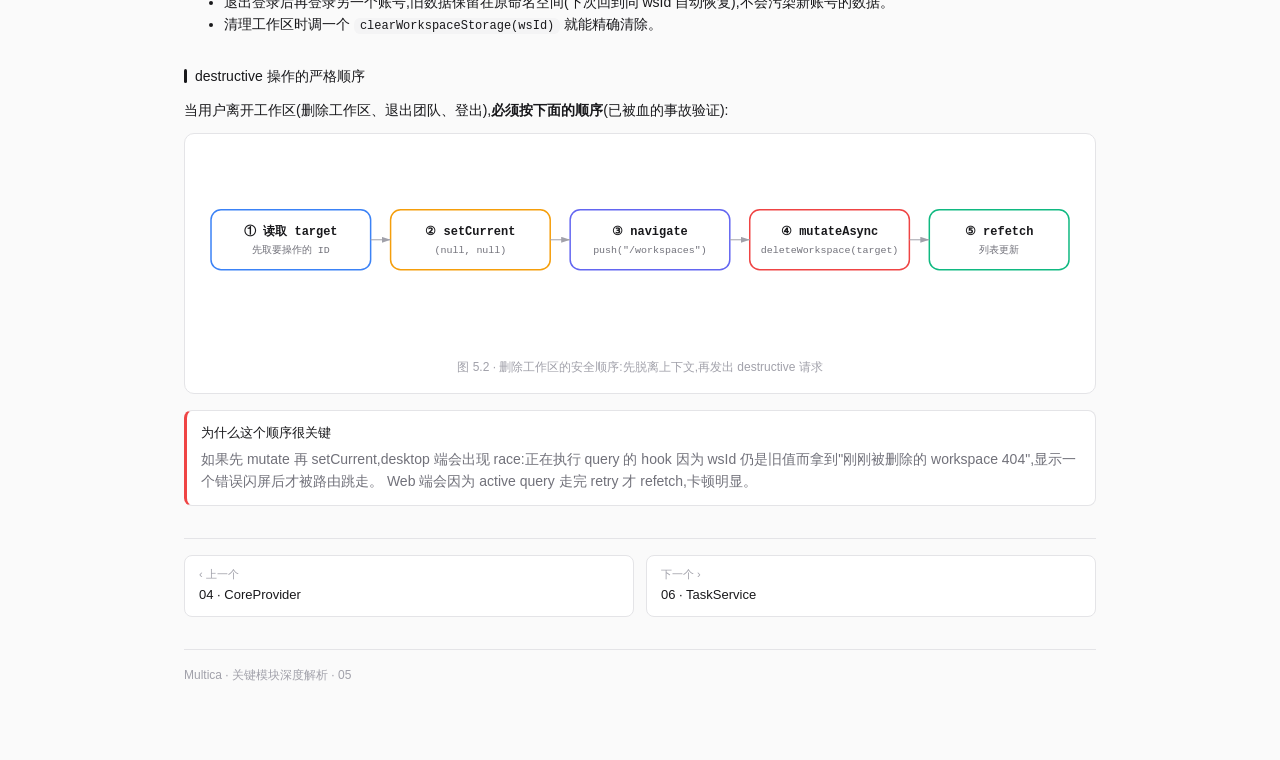
<file: docs/deep-dive/05-workspace-storage.html>
<!DOCTYPE html>
<html lang="zh-Hans">
<head>
<meta charset="UTF-8" />
<meta name="viewport" content="width=device-width, initial-scale=1.0" />
<title>05 · setCurrentWorkspace · Multica 深度解析</title>
<link rel="stylesheet" href="style.css" />
</head>
<body>
<div class="container">
  <div class="breadcrumb">
    <a href="../overview.html">项目速览</a> <span>›</span>
    <a href="index.html">关键模块深度解析</a> <span>›</span>
    <span>05 · setCurrentWorkspace</span>
  </div>

  <div class="title-block">
    <h1>setCurrentWorkspace · 工作区上下文的全局单例</h1>
    <div class="path">packages/core/platform/workspace-storage.ts</div>
    <p class="lede">
      看似一个"setter",却是 Multica <strong>避免跨工作区数据泄漏</strong>的核心机制。
      Web 路由切换、Desktop tab 切换、登录登出,都通过它单点更新;所有 React Query key、persist store 命名空间、WS 订阅都基于它派生。
    </p>
  </div>

  <section>
    <h2>API</h2>
    <pre><span class="c">// 模块级状态(单例)</span>
let _currentSlug: string | null = null;
let _currentWsId: string | null = null;
const slugListeners = new Set&lt;(slug: string | null) =&gt; void&gt;();
const wsIdListeners = new Set&lt;(id: string | null) =&gt; void&gt;();

export function setCurrentWorkspace(slug: string | null, wsId: string | null) { ... }
export function getCurrentSlug(): string | null { ... }
export function getCurrentWsId(): string | null { ... }
export function subscribeToCurrentSlug(cb): () =&gt; void { ... }
export function subscribeToCurrentWsId(cb): () =&gt; void { ... }</pre>
    <p class="muted">React 接入点是 <code>useSyncExternalStore(subscribeToCurrentWsId, getCurrentWsId)</code>,在任何组件树中"零配置"读到当前工作区。</p>
  </section>

  <section>
    <h2>数据流</h2>
    <figure class="figure">
      <svg viewBox="0 0 880 360" xmlns="http://www.w3.org/2000/svg" font-family="ui-monospace,monospace" font-size="12">
        <defs>
          <marker id="ar6" markerWidth="10" markerHeight="10" refX="9" refY="3" orient="auto">
            <path d="M0,0 L0,6 L9,3 z" fill="#a1a1aa" />
          </marker>
          <marker id="ar6g" markerWidth="10" markerHeight="10" refX="9" refY="3" orient="auto">
            <path d="M0,0 L0,6 L9,3 z" fill="#10b981" />
          </marker>
        </defs>

        <!-- triggers -->
        <rect x="20" y="20" width="200" height="40" rx="8" class="svg-fill-surface" stroke-width="1" stroke="#a1a1aa" />
        <text x="120" y="44" class="svg-text" text-anchor="middle">URL: /[wsSlug]/...</text>

        <rect x="20" y="80" width="200" height="40" rx="8" class="svg-fill-surface" stroke-width="1" stroke="#a1a1aa" />
        <text x="120" y="104" class="svg-text" text-anchor="middle">Desktop: 切换 tab</text>

        <rect x="20" y="140" width="200" height="40" rx="8" class="svg-fill-surface" stroke-width="1" stroke="#a1a1aa" />
        <text x="120" y="164" class="svg-text" text-anchor="middle">Logout</text>

        <!-- center -->
        <rect x="280" y="60" width="240" height="100" rx="12" fill="#6366f1" />
        <text x="400" y="90" fill="#fff" text-anchor="middle" font-weight="600">setCurrentWorkspace</text>
        <text x="400" y="110" fill="#fff" text-anchor="middle" font-size="11">slug?, wsId?</text>
        <text x="400" y="130" fill="#fff" text-anchor="middle" font-size="11">queueMicrotask:</text>
        <text x="400" y="146" fill="#fff" text-anchor="middle" font-size="11">notify all listeners</text>

        <line x1="220" y1="40" x2="280" y2="80" stroke="#a1a1aa" stroke-width="1" marker-end="url(#ar6)" />
        <line x1="220" y1="100" x2="280" y2="100" stroke="#a1a1aa" stroke-width="1" marker-end="url(#ar6)" />
        <line x1="220" y1="160" x2="280" y2="120" stroke="#a1a1aa" stroke-width="1" marker-end="url(#ar6)" />

        <!-- consumers -->
        <rect x="600" y="20" width="240" height="40" rx="8" class="svg-fill-surface" stroke-width="1" stroke="#10b981" />
        <text x="720" y="44" class="svg-text" text-anchor="middle">React Query keys</text>

        <rect x="600" y="70" width="240" height="40" rx="8" class="svg-fill-surface" stroke-width="1" stroke="#10b981" />
        <text x="720" y="94" class="svg-text" text-anchor="middle">Zustand persist namespace</text>

        <rect x="600" y="120" width="240" height="40" rx="8" class="svg-fill-surface" stroke-width="1" stroke="#10b981" />
        <text x="720" y="144" class="svg-text" text-anchor="middle">WS subscribe_scope</text>

        <rect x="600" y="170" width="240" height="40" rx="8" class="svg-fill-surface" stroke-width="1" stroke="#10b981" />
        <text x="720" y="194" class="svg-text" text-anchor="middle">Sidebar / 路由守卫</text>

        <line x1="520" y1="80" x2="600" y2="40" stroke="#10b981" stroke-width="1" marker-end="url(#ar6g)" />
        <line x1="520" y1="100" x2="600" y2="90" stroke="#10b981" stroke-width="1" marker-end="url(#ar6g)" />
        <line x1="520" y1="120" x2="600" y2="140" stroke="#10b981" stroke-width="1" marker-end="url(#ar6g)" />
        <line x1="520" y1="140" x2="600" y2="190" stroke="#10b981" stroke-width="1" marker-end="url(#ar6g)" />

        <!-- bottom: storage -->
        <rect x="280" y="220" width="240" height="80" rx="12" class="svg-fill-surface" stroke-width="1.5" stroke="#3b82f6" />
        <text x="400" y="245" class="svg-text" text-anchor="middle" font-weight="600">getNamespacedStorage(wsId)</text>
        <text x="400" y="263" class="svg-text-muted" text-anchor="middle" font-size="11">key prefix: <code>ws:&lt;id&gt;:</code></text>
        <text x="400" y="281" class="svg-text-muted" text-anchor="middle" font-size="11">切换 wsId → 命名空间隔离</text>

        <line x1="400" y1="160" x2="400" y2="220" stroke="#3b82f6" stroke-width="1" marker-end="url(#ar6)" />
      </svg>
      <figcaption>图 5.1 · setCurrentWorkspace 是单点写入,微任务派发到所有监听者;持久化存储按 wsId 命名空间隔离</figcaption>
    </figure>
  </section>

  <section>
    <h2>为什么用 queueMicrotask?</h2>
    <p>React 19 严禁在渲染阶段调用其他组件的 setState。如果 setCurrentWorkspace 在 <code>WorkspaceRouteLayout</code> 的 useEffect 里同步触发监听者,而监听者是另一个组件的 <code>useState</code> setter,React 会抛 "Cannot update a component while rendering a different component"。</p>
    <p>用 <code>queueMicrotask</code> 把派发延迟到当前调用栈结束后:</p>
    <pre>function setCurrentWorkspace(slug, wsId) {
  if (slug === _currentSlug && wsId === _currentWsId) <span class="k">return</span>;  <span class="c">// no-op</span>
  _currentSlug = slug;
  _currentWsId = wsId;
  queueMicrotask(() =&gt; {
    slugListeners.forEach(cb =&gt; cb(slug));
    wsIdListeners.forEach(cb =&gt; cb(wsId));
  });
}</pre>
    <p class="muted">这同时保证了同一个 tick 内多次调用只产生一次"最终值"派发(若实现了去抖,但目前是直接覆盖)。<strong>幂等检测</strong>(slug/wsId 没变就直接返回)是另一道保险,避免无意义的 invalidate 风暴。</p>
  </section>

  <section>
    <h2>命名空间存储</h2>
    <p>Zustand persist 的 key 不是固定字符串,而是 <code>`ws:${wsId}:${name}`</code>。这意味着:</p>
    <ul>
      <li>从 workspace A 切到 B 时,A 的 issue 过滤、视图模式等不会"染色" B。</li>
      <li>退出登录后再登录另一个账号,旧数据保留在原命名空间(下次回到同 wsId 自动恢复),不会污染新账号的数据。</li>
      <li>清理工作区时调一个 <code>clearWorkspaceStorage(wsId)</code> 就能精确清除。</li>
    </ul>
  </section>

  <section>
    <h2>destructive 操作的严格顺序</h2>
    <p>当用户离开工作区(删除工作区、退出团队、登出),<strong>必须按下面的顺序</strong>(已被血的事故验证):</p>
    <figure class="figure">
      <svg viewBox="0 0 880 200" xmlns="http://www.w3.org/2000/svg" font-family="ui-monospace,monospace" font-size="12">
        <defs>
          <marker id="ar7" markerWidth="10" markerHeight="10" refX="9" refY="3" orient="auto">
            <path d="M0,0 L0,6 L9,3 z" fill="#a1a1aa" />
          </marker>
        </defs>
        <rect x="10" y="60" width="160" height="60" rx="10" class="svg-fill-surface" stroke-width="1.5" stroke="#3b82f6" />
        <text x="90" y="85" class="svg-text" text-anchor="middle" font-weight="600">① 读取 target</text>
        <text x="90" y="103" class="svg-text-muted" text-anchor="middle" font-size="10">先取要操作的 ID</text>

        <rect x="190" y="60" width="160" height="60" rx="10" class="svg-fill-surface" stroke-width="1.5" stroke="#f59e0b" />
        <text x="270" y="85" class="svg-text" text-anchor="middle" font-weight="600">② setCurrent</text>
        <text x="270" y="103" class="svg-text-muted" text-anchor="middle" font-size="10">(null, null)</text>

        <rect x="370" y="60" width="160" height="60" rx="10" class="svg-fill-surface" stroke-width="1.5" stroke="#6366f1" />
        <text x="450" y="85" class="svg-text" text-anchor="middle" font-weight="600">③ navigate</text>
        <text x="450" y="103" class="svg-text-muted" text-anchor="middle" font-size="10">push("/workspaces")</text>

        <rect x="550" y="60" width="160" height="60" rx="10" class="svg-fill-surface" stroke-width="1.5" stroke="#ef4444" />
        <text x="630" y="85" class="svg-text" text-anchor="middle" font-weight="600">④ mutateAsync</text>
        <text x="630" y="103" class="svg-text-muted" text-anchor="middle" font-size="10">deleteWorkspace(target)</text>

        <rect x="730" y="60" width="140" height="60" rx="10" class="svg-fill-surface" stroke-width="1.5" stroke="#10b981" />
        <text x="800" y="85" class="svg-text" text-anchor="middle" font-weight="600">⑤ refetch</text>
        <text x="800" y="103" class="svg-text-muted" text-anchor="middle" font-size="10">列表更新</text>

        <line x1="170" y1="90" x2="190" y2="90" stroke="#a1a1aa" stroke-width="1" marker-end="url(#ar7)" />
        <line x1="350" y1="90" x2="370" y2="90" stroke="#a1a1aa" stroke-width="1" marker-end="url(#ar7)" />
        <line x1="530" y1="90" x2="550" y2="90" stroke="#a1a1aa" stroke-width="1" marker-end="url(#ar7)" />
        <line x1="710" y1="90" x2="730" y2="90" stroke="#a1a1aa" stroke-width="1" marker-end="url(#ar7)" />
      </svg>
      <figcaption>图 5.2 · 删除工作区的安全顺序:先脱离上下文,再发出 destructive 请求</figcaption>
    </figure>
    <div class="callout danger">
      <p class="callout-title">为什么这个顺序很关键</p>
      <p class="callout-body">
        如果先 mutate 再 setCurrent,desktop 端会出现 race:正在执行 query 的 hook 因为 wsId 仍是旧值而拿到"刚刚被删除的 workspace 404",显示一个错误闪屏后才被路由跳走。
        Web 端会因为 active query 走完 retry 才 refetch,卡顿明显。
      </p>
    </div>
  </section>

  <div class="nav-prev-next">
    <a href="04-core-provider.html">
      <span class="label">‹ 上一个</span>
      04 · CoreProvider
    </a>
    <a href="06-task-service.html">
      <span class="label">下一个 ›</span>
      06 · TaskService
    </a>
  </div>

  <footer>Multica · 关键模块深度解析 · 05</footer>
</div>
</body>
</html>
</file>
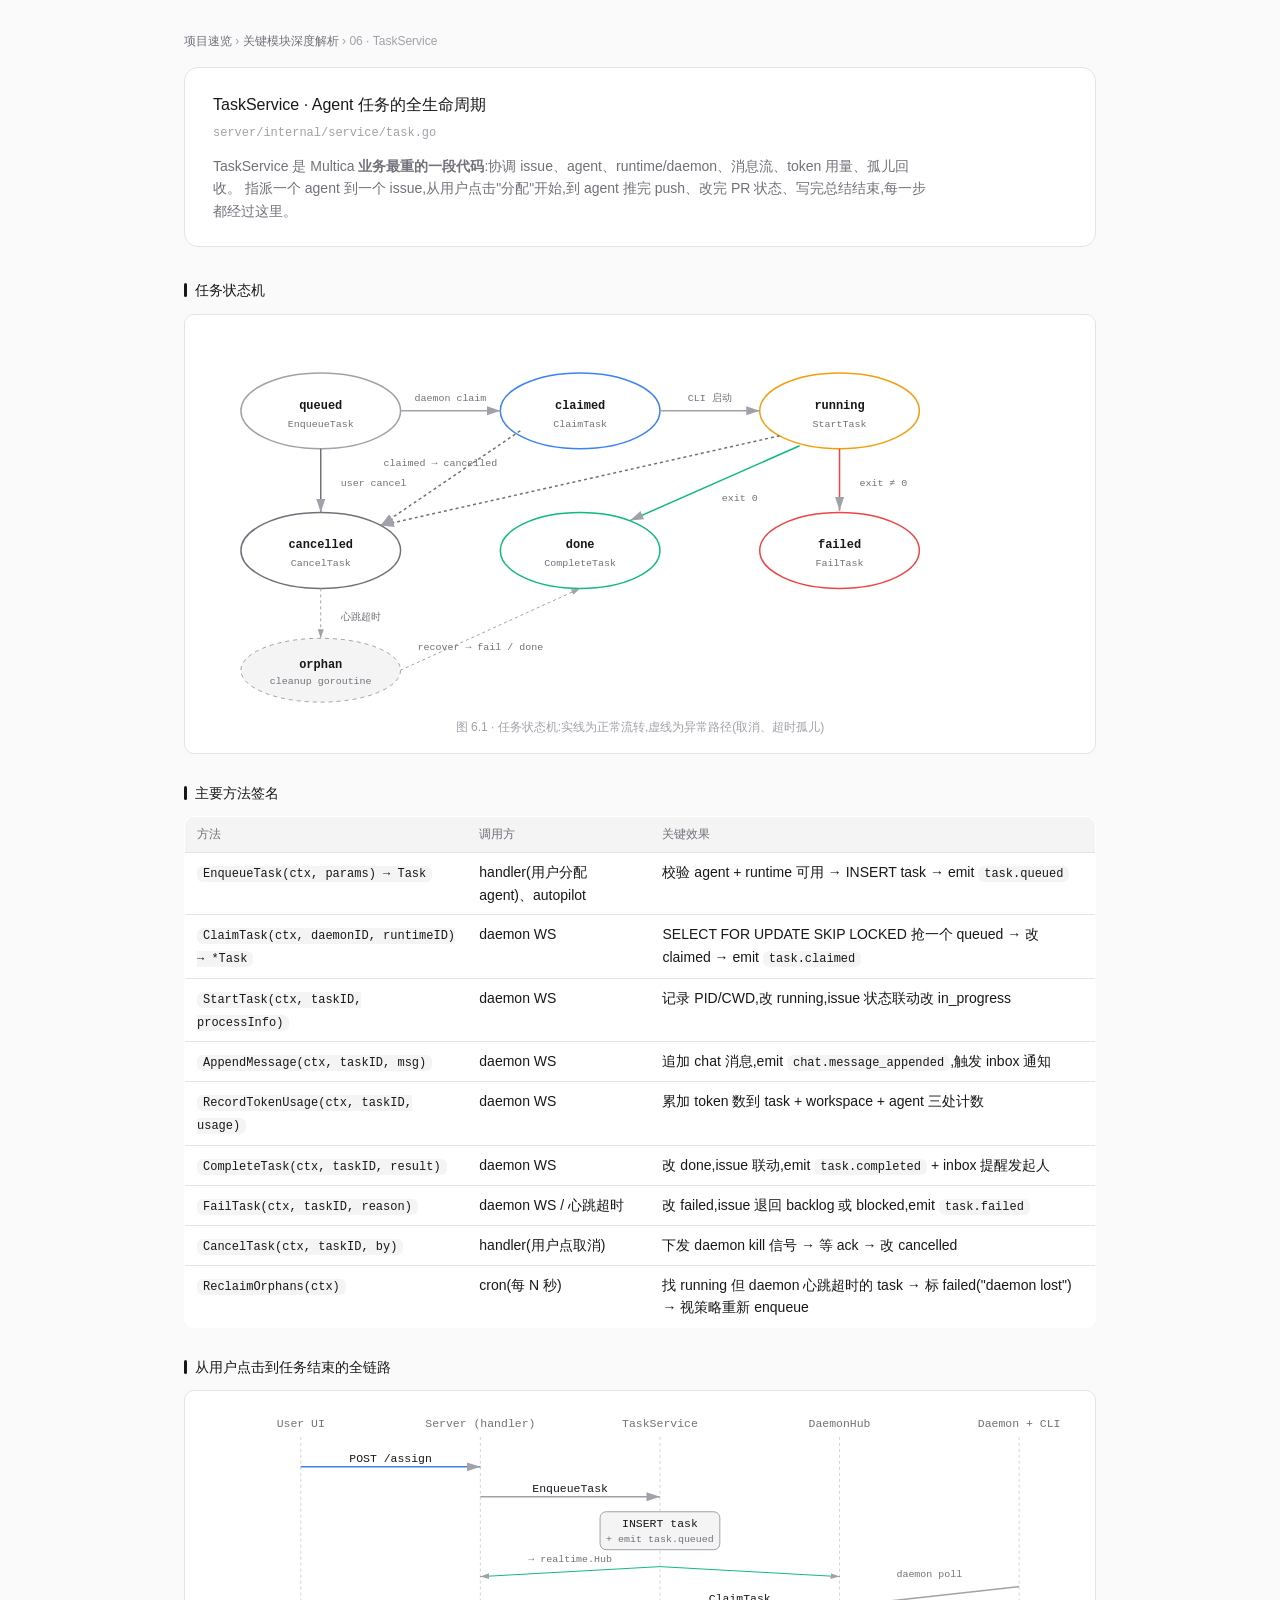
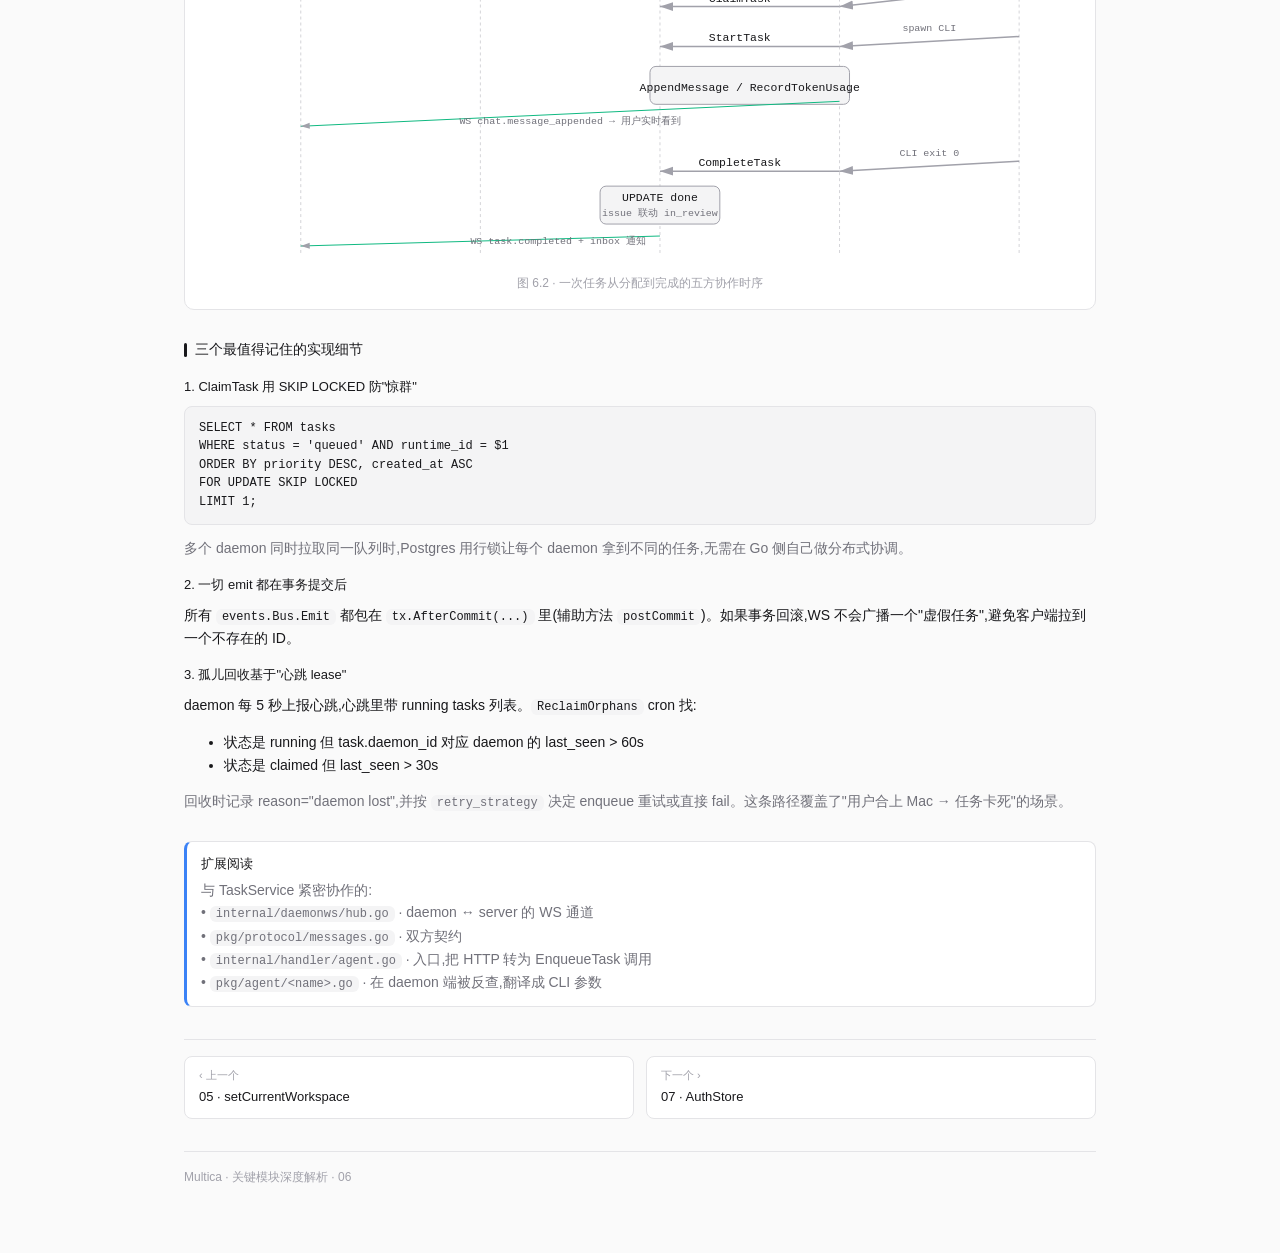
<file: docs/deep-dive/06-task-service.html>
<!DOCTYPE html>
<html lang="zh-Hans">
<head>
<meta charset="UTF-8" />
<meta name="viewport" content="width=device-width, initial-scale=1.0" />
<title>06 · TaskService · Multica 深度解析</title>
<link rel="stylesheet" href="style.css" />
</head>
<body>
<div class="container">
  <div class="breadcrumb">
    <a href="../overview.html">项目速览</a> <span>›</span>
    <a href="index.html">关键模块深度解析</a> <span>›</span>
    <span>06 · TaskService</span>
  </div>

  <div class="title-block">
    <h1>TaskService · Agent 任务的全生命周期</h1>
    <div class="path">server/internal/service/task.go</div>
    <p class="lede">
      TaskService 是 Multica <strong>业务最重的一段代码</strong>:协调 issue、agent、runtime/daemon、消息流、token 用量、孤儿回收。
      指派一个 agent 到一个 issue,从用户点击"分配"开始,到 agent 推完 push、改完 PR 状态、写完总结结束,每一步都经过这里。
    </p>
  </div>

  <section>
    <h2>任务状态机</h2>
    <figure class="figure">
      <svg viewBox="0 0 880 380" xmlns="http://www.w3.org/2000/svg" font-family="ui-monospace,monospace" font-size="12">
        <defs>
          <marker id="ar8" markerWidth="10" markerHeight="10" refX="9" refY="3" orient="auto">
            <path d="M0,0 L0,6 L9,3 z" fill="#a1a1aa" />
          </marker>
        </defs>

        <!-- queued -->
        <ellipse cx="120" cy="80" rx="80" ry="38" class="svg-fill-surface" stroke-width="1.5" stroke="#a1a1aa" />
        <text x="120" y="78" class="svg-text" text-anchor="middle" font-weight="600">queued</text>
        <text x="120" y="96" class="svg-text-muted" text-anchor="middle" font-size="10">EnqueueTask</text>

        <!-- claimed -->
        <ellipse cx="380" cy="80" rx="80" ry="38" class="svg-fill-surface" stroke-width="1.5" stroke="#3b82f6" />
        <text x="380" y="78" class="svg-text" text-anchor="middle" font-weight="600">claimed</text>
        <text x="380" y="96" class="svg-text-muted" text-anchor="middle" font-size="10">ClaimTask</text>

        <!-- running -->
        <ellipse cx="640" cy="80" rx="80" ry="38" class="svg-fill-surface" stroke-width="1.5" stroke="#f59e0b" />
        <text x="640" y="78" class="svg-text" text-anchor="middle" font-weight="600">running</text>
        <text x="640" y="96" class="svg-text-muted" text-anchor="middle" font-size="10">StartTask</text>

        <!-- done / failed -->
        <ellipse cx="380" cy="220" rx="80" ry="38" class="svg-fill-surface" stroke-width="1.5" stroke="#10b981" />
        <text x="380" y="218" class="svg-text" text-anchor="middle" font-weight="600">done</text>
        <text x="380" y="236" class="svg-text-muted" text-anchor="middle" font-size="10">CompleteTask</text>

        <ellipse cx="640" cy="220" rx="80" ry="38" class="svg-fill-surface" stroke-width="1.5" stroke="#ef4444" />
        <text x="640" y="218" class="svg-text" text-anchor="middle" font-weight="600">failed</text>
        <text x="640" y="236" class="svg-text-muted" text-anchor="middle" font-size="10">FailTask</text>

        <ellipse cx="120" cy="220" rx="80" ry="38" class="svg-fill-surface" stroke-width="1.5" stroke="#71717a" />
        <text x="120" y="218" class="svg-text" text-anchor="middle" font-weight="600">cancelled</text>
        <text x="120" y="236" class="svg-text-muted" text-anchor="middle" font-size="10">CancelTask</text>

        <ellipse cx="120" cy="340" rx="80" ry="32" class="svg-fill-surface-2" stroke-width="1" stroke="#a1a1aa" stroke-dasharray="4 4" />
        <text x="120" y="338" class="svg-text" text-anchor="middle" font-weight="600">orphan</text>
        <text x="120" y="354" class="svg-text-muted" text-anchor="middle" font-size="10">cleanup goroutine</text>

        <!-- arrows -->
        <line x1="200" y1="80" x2="300" y2="80" stroke="#a1a1aa" stroke-width="1.5" marker-end="url(#ar8)" />
        <text x="250" y="70" class="svg-text-muted" text-anchor="middle" font-size="10">daemon claim</text>

        <line x1="460" y1="80" x2="560" y2="80" stroke="#a1a1aa" stroke-width="1.5" marker-end="url(#ar8)" />
        <text x="510" y="70" class="svg-text-muted" text-anchor="middle" font-size="10">CLI 启动</text>

        <line x1="600" y1="115" x2="430" y2="190" stroke="#10b981" stroke-width="1.5" marker-end="url(#ar8)" />
        <text x="540" y="170" class="svg-text-muted" text-anchor="middle" font-size="10">exit 0</text>

        <line x1="640" y1="118" x2="640" y2="180" stroke="#ef4444" stroke-width="1.5" marker-end="url(#ar8)" />
        <text x="660" y="155" class="svg-text-muted" font-size="10">exit ≠ 0</text>

        <line x1="120" y1="118" x2="120" y2="182" stroke="#71717a" stroke-width="1.5" marker-end="url(#ar8)" />
        <text x="140" y="155" class="svg-text-muted" font-size="10">user cancel</text>

        <line x1="320" y1="100" x2="180" y2="195" stroke="#71717a" stroke-width="1.5" stroke-dasharray="3 3" marker-end="url(#ar8)" />
        <text x="240" y="135" class="svg-text-muted" text-anchor="middle" font-size="10">claimed → cancelled</text>

        <line x1="580" y1="105" x2="180" y2="195" stroke="#71717a" stroke-width="1.5" stroke-dasharray="3 3" marker-end="url(#ar8)" />

        <line x1="120" y1="258" x2="120" y2="308" stroke="#a1a1aa" stroke-width="1" stroke-dasharray="3 3" marker-end="url(#ar8)" />
        <text x="140" y="290" class="svg-text-muted" font-size="10">心跳超时</text>

        <line x1="200" y1="340" x2="380" y2="258" stroke="#a1a1aa" stroke-width="1" stroke-dasharray="3 3" marker-end="url(#ar8)" />
        <text x="280" y="320" class="svg-text-muted" text-anchor="middle" font-size="10">recover → fail / done</text>
      </svg>
      <figcaption>图 6.1 · 任务状态机:实线为正常流转,虚线为异常路径(取消、超时孤儿)</figcaption>
    </figure>
  </section>

  <section>
    <h2>主要方法签名</h2>
    <table>
      <thead><tr><th>方法</th><th>调用方</th><th>关键效果</th></tr></thead>
      <tbody>
        <tr><td><code>EnqueueTask(ctx, params) → Task</code></td><td>handler(用户分配 agent)、autopilot</td><td>校验 agent + runtime 可用 → INSERT task → emit <code>task.queued</code></td></tr>
        <tr><td><code>ClaimTask(ctx, daemonID, runtimeID) → *Task</code></td><td>daemon WS</td><td>SELECT FOR UPDATE SKIP LOCKED 抢一个 queued → 改 claimed → emit <code>task.claimed</code></td></tr>
        <tr><td><code>StartTask(ctx, taskID, processInfo)</code></td><td>daemon WS</td><td>记录 PID/CWD,改 running,issue 状态联动改 in_progress</td></tr>
        <tr><td><code>AppendMessage(ctx, taskID, msg)</code></td><td>daemon WS</td><td>追加 chat 消息,emit <code>chat.message_appended</code>,触发 inbox 通知</td></tr>
        <tr><td><code>RecordTokenUsage(ctx, taskID, usage)</code></td><td>daemon WS</td><td>累加 token 数到 task + workspace + agent 三处计数</td></tr>
        <tr><td><code>CompleteTask(ctx, taskID, result)</code></td><td>daemon WS</td><td>改 done,issue 联动,emit <code>task.completed</code> + inbox 提醒发起人</td></tr>
        <tr><td><code>FailTask(ctx, taskID, reason)</code></td><td>daemon WS / 心跳超时</td><td>改 failed,issue 退回 backlog 或 blocked,emit <code>task.failed</code></td></tr>
        <tr><td><code>CancelTask(ctx, taskID, by)</code></td><td>handler(用户点取消)</td><td>下发 daemon kill 信号 → 等 ack → 改 cancelled</td></tr>
        <tr><td><code>ReclaimOrphans(ctx)</code></td><td>cron(每 N 秒)</td><td>找 running 但 daemon 心跳超时的 task → 标 failed("daemon lost") → 视策略重新 enqueue</td></tr>
      </tbody>
    </table>
  </section>

  <section>
    <h2>从用户点击到任务结束的全链路</h2>
    <figure class="figure">
      <svg viewBox="0 0 880 460" xmlns="http://www.w3.org/2000/svg" font-family="ui-monospace,monospace" font-size="11.5">
        <defs>
          <marker id="ar9" markerWidth="10" markerHeight="10" refX="9" refY="3" orient="auto">
            <path d="M0,0 L0,6 L9,3 z" fill="#a1a1aa" />
          </marker>
        </defs>
        <!-- lanes -->
        <text x="100" y="20" class="svg-text-muted" text-anchor="middle">User UI</text>
        <text x="280" y="20" class="svg-text-muted" text-anchor="middle">Server (handler)</text>
        <text x="460" y="20" class="svg-text-muted" text-anchor="middle">TaskService</text>
        <text x="640" y="20" class="svg-text-muted" text-anchor="middle">DaemonHub</text>
        <text x="820" y="20" class="svg-text-muted" text-anchor="middle">Daemon + CLI</text>
        <line x1="100" y1="30" x2="100" y2="450" class="svg-stroke-border" stroke-dasharray="3 3" />
        <line x1="280" y1="30" x2="280" y2="450" class="svg-stroke-border" stroke-dasharray="3 3" />
        <line x1="460" y1="30" x2="460" y2="450" class="svg-stroke-border" stroke-dasharray="3 3" />
        <line x1="640" y1="30" x2="640" y2="450" class="svg-stroke-border" stroke-dasharray="3 3" />
        <line x1="820" y1="30" x2="820" y2="450" class="svg-stroke-border" stroke-dasharray="3 3" />

        <!-- step 1 -->
        <line x1="100" y1="60" x2="280" y2="60" stroke="#3b82f6" stroke-width="1.5" marker-end="url(#ar9)" />
        <text x="190" y="55" class="svg-text" text-anchor="middle">POST /assign</text>

        <!-- step 2 -->
        <line x1="280" y1="90" x2="460" y2="90" stroke="#a1a1aa" stroke-width="1.5" marker-end="url(#ar9)" />
        <text x="370" y="85" class="svg-text" text-anchor="middle">EnqueueTask</text>

        <!-- step 3 -->
        <rect x="400" y="105" width="120" height="38" rx="6" class="svg-fill-surface-2" stroke="#a1a1aa" />
        <text x="460" y="120" class="svg-text" text-anchor="middle">INSERT task</text>
        <text x="460" y="135" class="svg-text-muted" text-anchor="middle" font-size="10">+ emit task.queued</text>

        <!-- step 4 broadcast -->
        <line x1="460" y1="160" x2="280" y2="170" stroke="#10b981" stroke-width="1" marker-end="url(#ar9)" />
        <line x1="460" y1="160" x2="640" y2="170" stroke="#10b981" stroke-width="1" marker-end="url(#ar9)" />
        <text x="370" y="155" class="svg-text-muted" text-anchor="middle" font-size="10">→ realtime.Hub</text>

        <!-- 5 daemon claim -->
        <line x1="640" y1="200" x2="460" y2="200" stroke="#a1a1aa" stroke-width="1.5" marker-end="url(#ar9)" />
        <text x="540" y="195" class="svg-text" text-anchor="middle">ClaimTask</text>

        <line x1="820" y1="180" x2="640" y2="200" stroke="#a1a1aa" stroke-width="1.5" marker-end="url(#ar9)" />
        <text x="730" y="170" class="svg-text-muted" text-anchor="middle" font-size="10">daemon poll</text>

        <!-- 6 start -->
        <line x1="820" y1="230" x2="640" y2="240" stroke="#a1a1aa" stroke-width="1.5" marker-end="url(#ar9)" />
        <text x="730" y="225" class="svg-text-muted" text-anchor="middle" font-size="10">spawn CLI</text>
        <line x1="640" y1="240" x2="460" y2="240" stroke="#a1a1aa" stroke-width="1.5" marker-end="url(#ar9)" />
        <text x="540" y="235" class="svg-text" text-anchor="middle">StartTask</text>

        <!-- 7 streaming msgs -->
        <rect x="450" y="260" width="200" height="38" rx="6" class="svg-fill-surface-2" stroke="#a1a1aa" />
        <text x="550" y="285" class="svg-text" text-anchor="middle">AppendMessage / RecordTokenUsage</text>

        <line x1="640" y1="295" x2="100" y2="320" stroke="#10b981" stroke-width="1" marker-end="url(#ar9)" />
        <text x="370" y="318" class="svg-text-muted" text-anchor="middle" font-size="10">WS chat.message_appended → 用户实时看到</text>

        <!-- 8 complete -->
        <line x1="820" y1="355" x2="640" y2="365" stroke="#a1a1aa" stroke-width="1.5" marker-end="url(#ar9)" />
        <text x="730" y="350" class="svg-text-muted" text-anchor="middle" font-size="10">CLI exit 0</text>

        <line x1="640" y1="365" x2="460" y2="365" stroke="#a1a1aa" stroke-width="1.5" marker-end="url(#ar9)" />
        <text x="540" y="360" class="svg-text" text-anchor="middle">CompleteTask</text>

        <rect x="400" y="380" width="120" height="38" rx="6" class="svg-fill-surface-2" stroke="#a1a1aa" />
        <text x="460" y="395" class="svg-text" text-anchor="middle">UPDATE done</text>
        <text x="460" y="410" class="svg-text-muted" text-anchor="middle" font-size="10">issue 联动 in_review</text>

        <line x1="460" y1="430" x2="100" y2="440" stroke="#10b981" stroke-width="1" marker-end="url(#ar9)" />
        <text x="270" y="438" class="svg-text-muted" text-anchor="start" font-size="10">WS task.completed + inbox 通知</text>
      </svg>
      <figcaption>图 6.2 · 一次任务从分配到完成的五方协作时序</figcaption>
    </figure>
  </section>

  <section>
    <h2>三个最值得记住的实现细节</h2>
    <h3>1. ClaimTask 用 SKIP LOCKED 防"惊群"</h3>
    <pre>SELECT * FROM tasks
WHERE status = 'queued' AND runtime_id = $1
ORDER BY priority DESC, created_at ASC
FOR UPDATE SKIP LOCKED
LIMIT 1;</pre>
    <p class="muted">多个 daemon 同时拉取同一队列时,Postgres 用行锁让每个 daemon 拿到不同的任务,无需在 Go 侧自己做分布式协调。</p>

    <h3>2. 一切 emit 都在事务提交后</h3>
    <p>所有 <code>events.Bus.Emit</code> 都包在 <code>tx.AfterCommit(...)</code> 里(辅助方法 <code>postCommit</code>)。如果事务回滚,WS 不会广播一个"虚假任务",避免客户端拉到一个不存在的 ID。</p>

    <h3>3. 孤儿回收基于"心跳 lease"</h3>
    <p>daemon 每 5 秒上报心跳,心跳里带 running tasks 列表。<code>ReclaimOrphans</code> cron 找:</p>
    <ul>
      <li>状态是 running 但 task.daemon_id 对应 daemon 的 last_seen &gt; 60s</li>
      <li>状态是 claimed 但 last_seen &gt; 30s</li>
    </ul>
    <p class="muted">回收时记录 reason="daemon lost",并按 <code>retry_strategy</code> 决定 enqueue 重试或直接 fail。这条路径覆盖了"用户合上 Mac → 任务卡死"的场景。</p>
  </section>

  <div class="callout">
    <p class="callout-title">扩展阅读</p>
    <p class="callout-body">
      与 TaskService 紧密协作的:<br />
      • <code>internal/daemonws/hub.go</code> · daemon ↔ server 的 WS 通道<br />
      • <code>pkg/protocol/messages.go</code> · 双方契约<br />
      • <code>internal/handler/agent.go</code> · 入口,把 HTTP 转为 EnqueueTask 调用<br />
      • <code>pkg/agent/&lt;name&gt;.go</code> · 在 daemon 端被反查,翻译成 CLI 参数
    </p>
  </div>

  <div class="nav-prev-next">
    <a href="05-workspace-storage.html">
      <span class="label">‹ 上一个</span>
      05 · setCurrentWorkspace
    </a>
    <a href="07-auth-store.html">
      <span class="label">下一个 ›</span>
      07 · AuthStore
    </a>
  </div>

  <footer>Multica · 关键模块深度解析 · 06</footer>
</div>
</body>
</html>
</file>
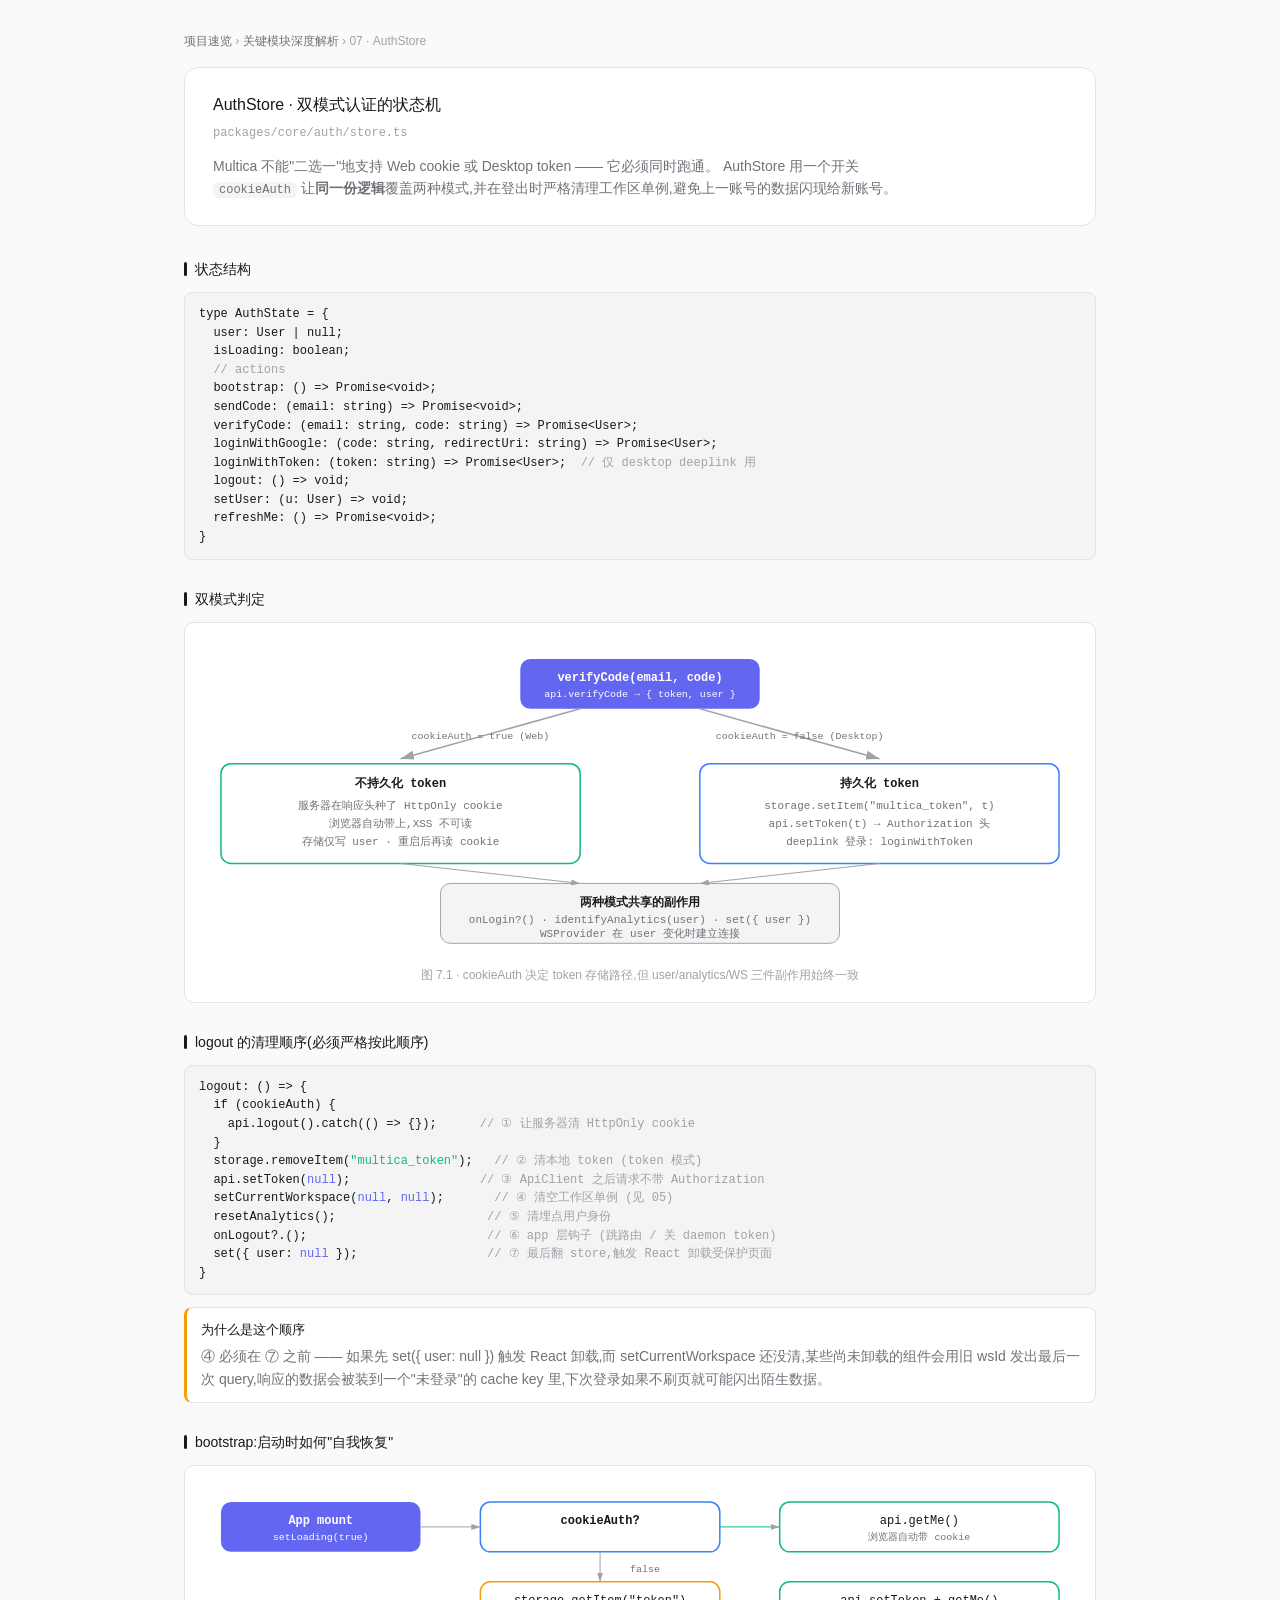
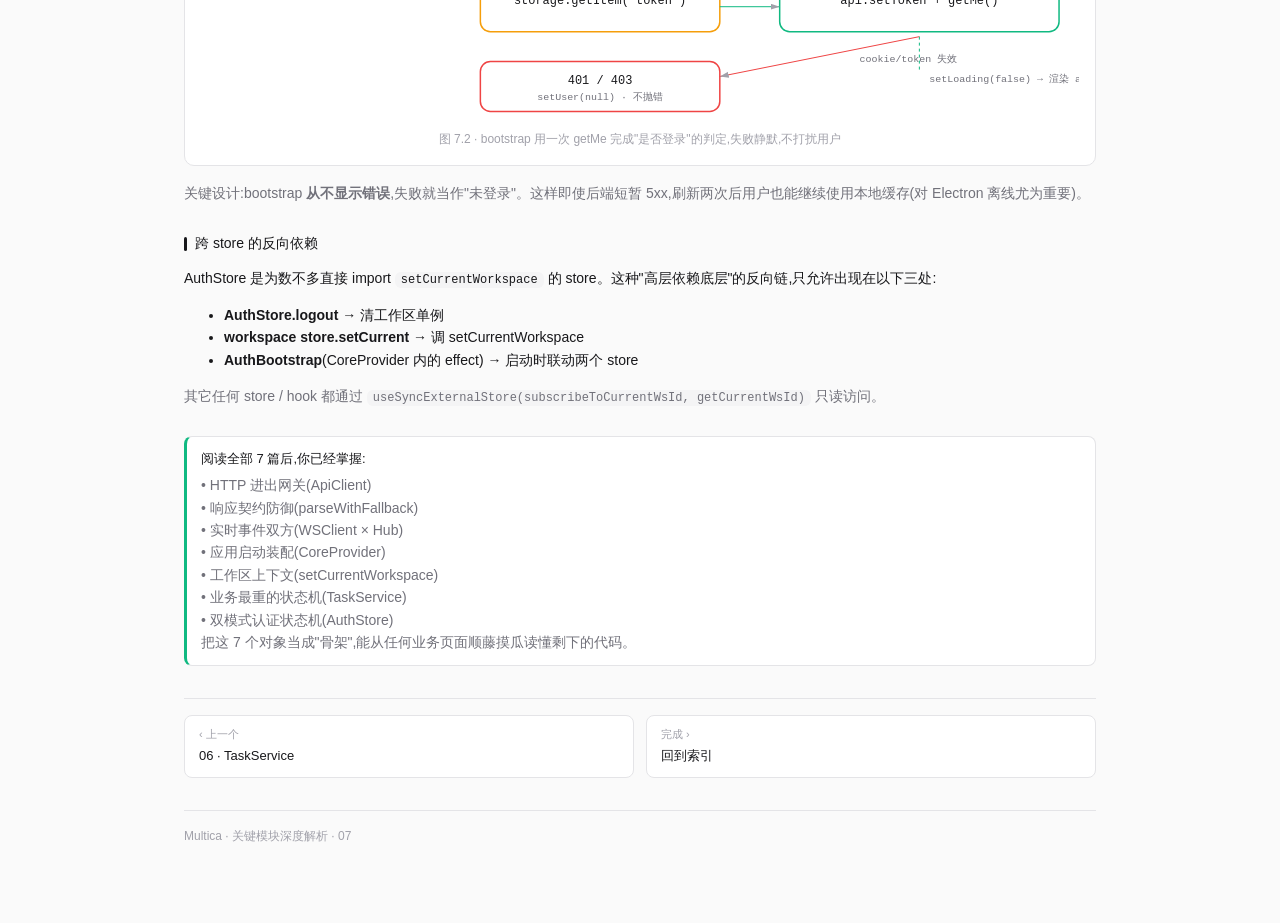
<file: docs/deep-dive/07-auth-store.html>
<!DOCTYPE html>
<html lang="zh-Hans">
<head>
<meta charset="UTF-8" />
<meta name="viewport" content="width=device-width, initial-scale=1.0" />
<title>07 · AuthStore · Multica 深度解析</title>
<link rel="stylesheet" href="style.css" />
</head>
<body>
<div class="container">
  <div class="breadcrumb">
    <a href="../overview.html">项目速览</a> <span>›</span>
    <a href="index.html">关键模块深度解析</a> <span>›</span>
    <span>07 · AuthStore</span>
  </div>

  <div class="title-block">
    <h1>AuthStore · 双模式认证的状态机</h1>
    <div class="path">packages/core/auth/store.ts</div>
    <p class="lede">
      Multica 不能"二选一"地支持 Web cookie 或 Desktop token —— 它必须同时跑通。
      AuthStore 用一个开关 <code>cookieAuth</code> 让<strong>同一份逻辑</strong>覆盖两种模式,并在登出时严格清理工作区单例,避免上一账号的数据闪现给新账号。
    </p>
  </div>

  <section>
    <h2>状态结构</h2>
    <pre>type AuthState = {
  user: User | null;
  isLoading: boolean;
  <span class="c">// actions</span>
  bootstrap: () =&gt; Promise&lt;void&gt;;
  sendCode: (email: string) =&gt; Promise&lt;void&gt;;
  verifyCode: (email: string, code: string) =&gt; Promise&lt;User&gt;;
  loginWithGoogle: (code: string, redirectUri: string) =&gt; Promise&lt;User&gt;;
  loginWithToken: (token: string) =&gt; Promise&lt;User&gt;;  <span class="c">// 仅 desktop deeplink 用</span>
  logout: () =&gt; void;
  setUser: (u: User) =&gt; void;
  refreshMe: () =&gt; Promise&lt;void&gt;;
}</pre>
  </section>

  <section>
    <h2>双模式判定</h2>
    <figure class="figure">
      <svg viewBox="0 0 880 320" xmlns="http://www.w3.org/2000/svg" font-family="ui-monospace,monospace" font-size="12">
        <defs>
          <marker id="ar10" markerWidth="10" markerHeight="10" refX="9" refY="3" orient="auto">
            <path d="M0,0 L0,6 L9,3 z" fill="#a1a1aa" />
          </marker>
        </defs>

        <rect x="320" y="20" width="240" height="50" rx="10" fill="#6366f1" />
        <text x="440" y="42" fill="#fff" text-anchor="middle" font-weight="600">verifyCode(email, code)</text>
        <text x="440" y="58" fill="#fff" text-anchor="middle" font-size="10">api.verifyCode → { token, user }</text>

        <line x1="380" y1="70" x2="200" y2="120" stroke="#a1a1aa" stroke-width="1.5" marker-end="url(#ar10)" />
        <text x="280" y="100" class="svg-text-muted" text-anchor="middle" font-size="10">cookieAuth = true (Web)</text>

        <line x1="500" y1="70" x2="680" y2="120" stroke="#a1a1aa" stroke-width="1.5" marker-end="url(#ar10)" />
        <text x="600" y="100" class="svg-text-muted" text-anchor="middle" font-size="10">cookieAuth = false (Desktop)</text>

        <rect x="20" y="125" width="360" height="100" rx="10" class="svg-fill-surface" stroke-width="1.5" stroke="#10b981" />
        <text x="200" y="148" class="svg-text" text-anchor="middle" font-weight="600">不持久化 token</text>
        <text x="200" y="170" class="svg-text-muted" text-anchor="middle" font-size="11">服务器在响应头种了 HttpOnly cookie</text>
        <text x="200" y="188" class="svg-text-muted" text-anchor="middle" font-size="11">浏览器自动带上,XSS 不可读</text>
        <text x="200" y="206" class="svg-text-muted" text-anchor="middle" font-size="11">存储仅写 user · 重启后再读 cookie</text>

        <rect x="500" y="125" width="360" height="100" rx="10" class="svg-fill-surface" stroke-width="1.5" stroke="#3b82f6" />
        <text x="680" y="148" class="svg-text" text-anchor="middle" font-weight="600">持久化 token</text>
        <text x="680" y="170" class="svg-text-muted" text-anchor="middle" font-size="11">storage.setItem("multica_token", t)</text>
        <text x="680" y="188" class="svg-text-muted" text-anchor="middle" font-size="11">api.setToken(t) → Authorization 头</text>
        <text x="680" y="206" class="svg-text-muted" text-anchor="middle" font-size="11">deeplink 登录: loginWithToken</text>

        <!-- 共同副作用 -->
        <rect x="240" y="245" width="400" height="60" rx="10" class="svg-fill-surface-2" stroke-width="1" stroke="#a1a1aa" />
        <text x="440" y="268" class="svg-text" text-anchor="middle" font-weight="600">两种模式共享的副作用</text>
        <text x="440" y="285" class="svg-text-muted" text-anchor="middle" font-size="11">onLogin?() · identifyAnalytics(user) · set({ user })</text>
        <text x="440" y="299" class="svg-text-muted" text-anchor="middle" font-size="11">WSProvider 在 user 变化时建立连接</text>

        <line x1="200" y1="225" x2="380" y2="245" stroke="#a1a1aa" stroke-width="1" marker-end="url(#ar10)" />
        <line x1="680" y1="225" x2="500" y2="245" stroke="#a1a1aa" stroke-width="1" marker-end="url(#ar10)" />
      </svg>
      <figcaption>图 7.1 · cookieAuth 决定 token 存储路径,但 user/analytics/WS 三件副作用始终一致</figcaption>
    </figure>
  </section>

  <section>
    <h2>logout 的清理顺序(必须严格按此顺序)</h2>
    <pre>logout: () =&gt; {
  if (cookieAuth) {
    api.logout().catch(() =&gt; {});      <span class="c">// ① 让服务器清 HttpOnly cookie</span>
  }
  storage.removeItem(<span class="s">"multica_token"</span>);   <span class="c">// ② 清本地 token (token 模式)</span>
  api.setToken(<span class="k">null</span>);                  <span class="c">// ③ ApiClient 之后请求不带 Authorization</span>
  setCurrentWorkspace(<span class="k">null</span>, <span class="k">null</span>);       <span class="c">// ④ 清空工作区单例 (见 05)</span>
  resetAnalytics();                     <span class="c">// ⑤ 清埋点用户身份</span>
  onLogout?.();                         <span class="c">// ⑥ app 层钩子 (跳路由 / 关 daemon token)</span>
  set({ user: <span class="k">null</span> });                  <span class="c">// ⑦ 最后翻 store,触发 React 卸载受保护页面</span>
}</pre>
    <div class="callout warn">
      <p class="callout-title">为什么是这个顺序</p>
      <p class="callout-body">
        ④ 必须在 ⑦ 之前 —— 如果先 set({ user: null }) 触发 React 卸载,而 setCurrentWorkspace 还没清,某些尚未卸载的组件会用旧 wsId 发出最后一次 query,响应的数据会被装到一个"未登录"的 cache key 里,下次登录如果不刷页就可能闪出陌生数据。
      </p>
    </div>
  </section>

  <section>
    <h2>bootstrap:启动时如何"自我恢复"</h2>
    <figure class="figure">
      <svg viewBox="0 0 880 240" xmlns="http://www.w3.org/2000/svg" font-family="ui-monospace,monospace" font-size="12">
        <defs>
          <marker id="ar11" markerWidth="10" markerHeight="10" refX="9" refY="3" orient="auto">
            <path d="M0,0 L0,6 L9,3 z" fill="#a1a1aa" />
          </marker>
        </defs>
        <rect x="20" y="20" width="200" height="50" rx="10" fill="#6366f1" />
        <text x="120" y="42" fill="#fff" text-anchor="middle" font-weight="600">App mount</text>
        <text x="120" y="58" fill="#fff" text-anchor="middle" font-size="10">setLoading(true)</text>

        <rect x="280" y="20" width="240" height="50" rx="10" class="svg-fill-surface" stroke-width="1.5" stroke="#3b82f6" />
        <text x="400" y="42" class="svg-text" text-anchor="middle" font-weight="600">cookieAuth?</text>

        <line x1="220" y1="45" x2="280" y2="45" stroke="#a1a1aa" stroke-width="1" marker-end="url(#ar11)" />

        <rect x="580" y="20" width="280" height="50" rx="10" class="svg-fill-surface" stroke-width="1.5" stroke="#10b981" />
        <text x="720" y="42" class="svg-text" text-anchor="middle">api.getMe()</text>
        <text x="720" y="58" class="svg-text-muted" text-anchor="middle" font-size="10">浏览器自动带 cookie</text>

        <line x1="520" y1="45" x2="580" y2="45" stroke="#10b981" stroke-width="1" marker-end="url(#ar11)" />

        <rect x="280" y="100" width="240" height="50" rx="10" class="svg-fill-surface" stroke-width="1.5" stroke="#f59e0b" />
        <text x="400" y="122" class="svg-text" text-anchor="middle">storage.getItem("token")</text>

        <line x1="400" y1="70" x2="400" y2="100" stroke="#a1a1aa" stroke-width="1" marker-end="url(#ar11)" />
        <text x="430" y="90" class="svg-text-muted" font-size="10">false</text>

        <rect x="580" y="100" width="280" height="50" rx="10" class="svg-fill-surface" stroke-width="1.5" stroke="#10b981" />
        <text x="720" y="122" class="svg-text" text-anchor="middle">api.setToken + getMe()</text>
        <line x1="520" y1="125" x2="580" y2="125" stroke="#10b981" stroke-width="1" marker-end="url(#ar11)" />

        <rect x="280" y="180" width="240" height="50" rx="10" class="svg-fill-surface" stroke-width="1.5" stroke="#ef4444" />
        <text x="400" y="202" class="svg-text" text-anchor="middle">401 / 403</text>
        <text x="400" y="218" class="svg-text-muted" text-anchor="middle" font-size="10">setUser(null) · 不抛错</text>

        <line x1="720" y1="155" x2="520" y2="195" stroke="#ef4444" stroke-width="1" marker-end="url(#ar11)" />
        <text x="660" y="180" class="svg-text-muted" font-size="10">cookie/token 失效</text>

        <line x1="720" y1="155" x2="720" y2="190" stroke="#10b981" stroke-width="1" stroke-dasharray="3 3" />
        <text x="730" y="200" class="svg-text-muted" font-size="10">setLoading(false) → 渲染 app</text>
      </svg>
      <figcaption>图 7.2 · bootstrap 用一次 getMe 完成"是否登录"的判定,失败静默,不打扰用户</figcaption>
    </figure>
    <p class="muted">关键设计:bootstrap <strong>从不显示错误</strong>,失败就当作"未登录"。这样即使后端短暂 5xx,刷新两次后用户也能继续使用本地缓存(对 Electron 离线尤为重要)。</p>
  </section>

  <section>
    <h2>跨 store 的反向依赖</h2>
    <p>AuthStore 是为数不多直接 import <code>setCurrentWorkspace</code> 的 store。这种"高层依赖底层"的反向链,只允许出现在以下三处:</p>
    <ul>
      <li><strong>AuthStore.logout</strong> → 清工作区单例</li>
      <li><strong>workspace store.setCurrent</strong> → 调 setCurrentWorkspace</li>
      <li><strong>AuthBootstrap</strong>(CoreProvider 内的 effect) → 启动时联动两个 store</li>
    </ul>
    <p class="muted">其它任何 store / hook 都通过 <code>useSyncExternalStore(subscribeToCurrentWsId, getCurrentWsId)</code> 只读访问。</p>
  </section>

  <div class="callout ok">
    <p class="callout-title">阅读全部 7 篇后,你已经掌握:</p>
    <p class="callout-body">
      • HTTP 进出网关(ApiClient)<br />
      • 响应契约防御(parseWithFallback)<br />
      • 实时事件双方(WSClient × Hub)<br />
      • 应用启动装配(CoreProvider)<br />
      • 工作区上下文(setCurrentWorkspace)<br />
      • 业务最重的状态机(TaskService)<br />
      • 双模式认证状态机(AuthStore)<br />
      把这 7 个对象当成"骨架",能从任何业务页面顺藤摸瓜读懂剩下的代码。
    </p>
  </div>

  <div class="nav-prev-next">
    <a href="06-task-service.html">
      <span class="label">‹ 上一个</span>
      06 · TaskService
    </a>
    <a href="index.html">
      <span class="label">完成 ›</span>
      回到索引
    </a>
  </div>

  <footer>Multica · 关键模块深度解析 · 07</footer>
</div>
</body>
</html>
</file>
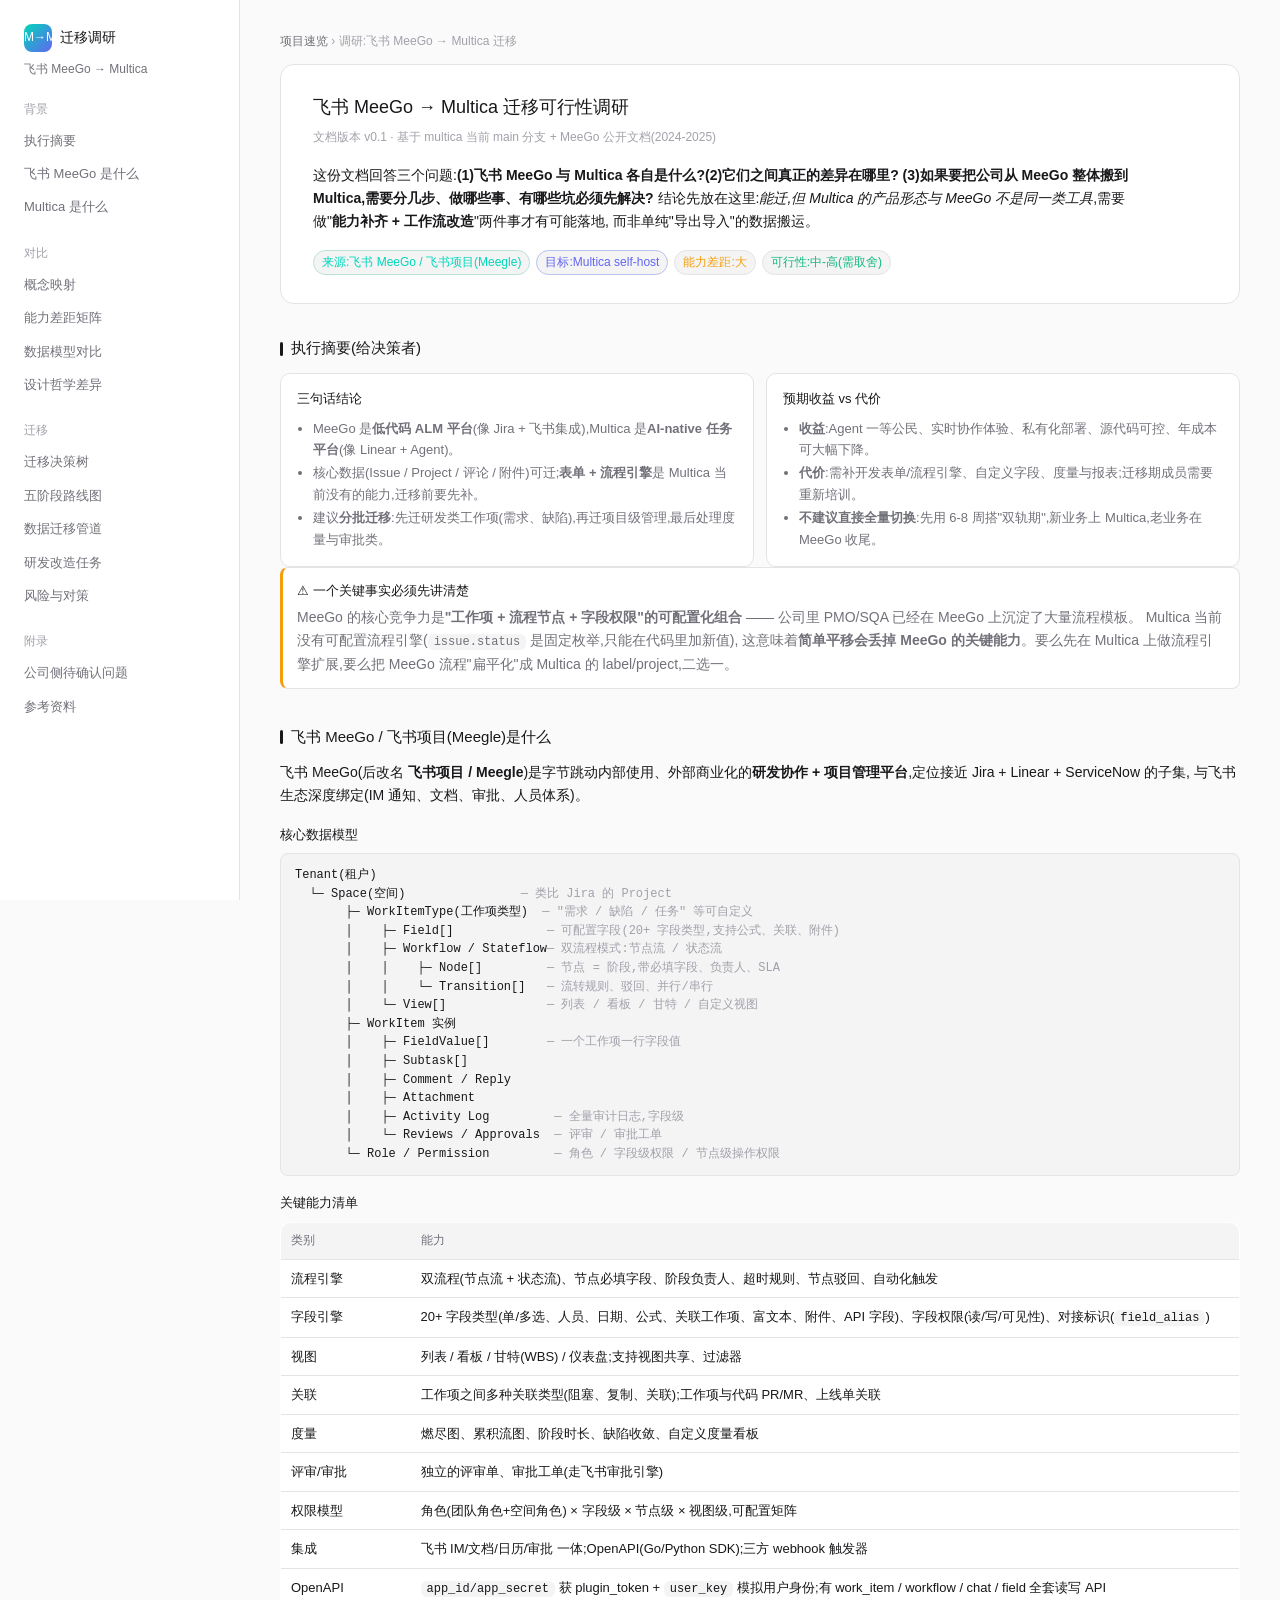
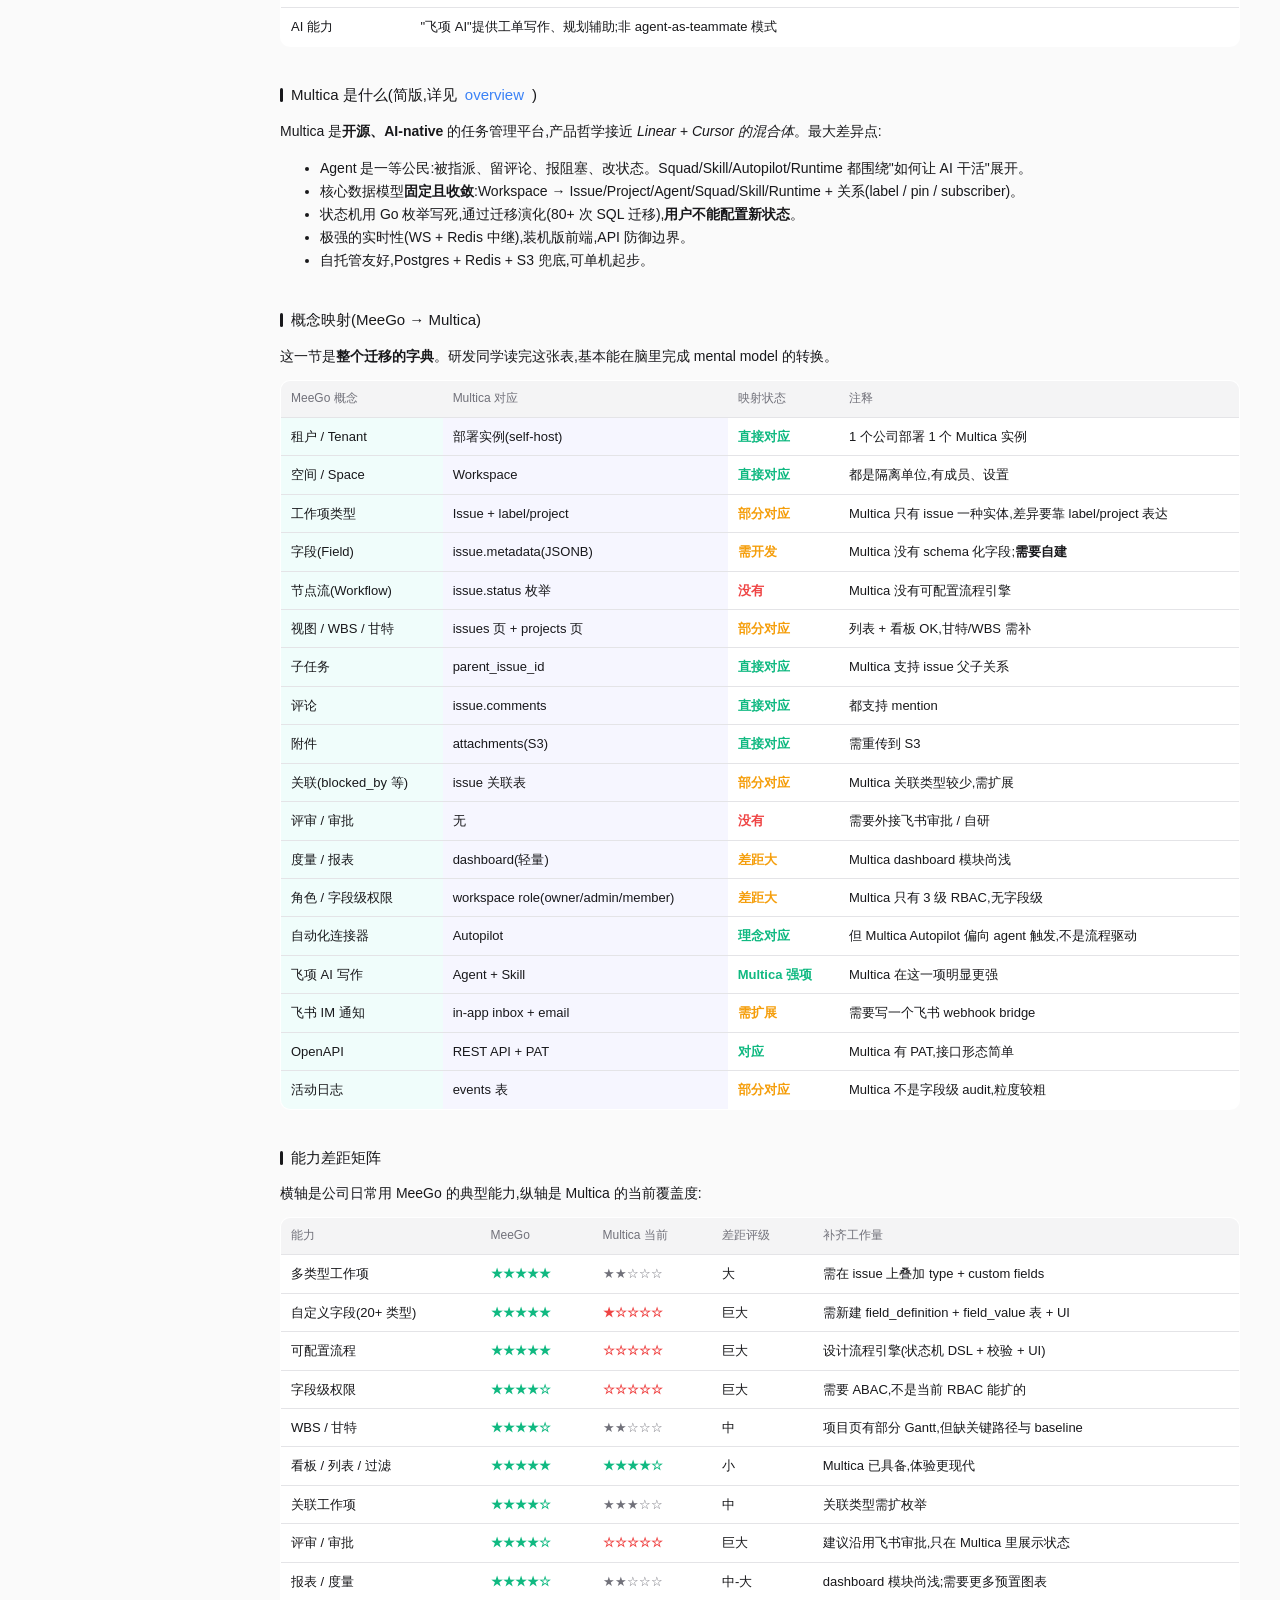
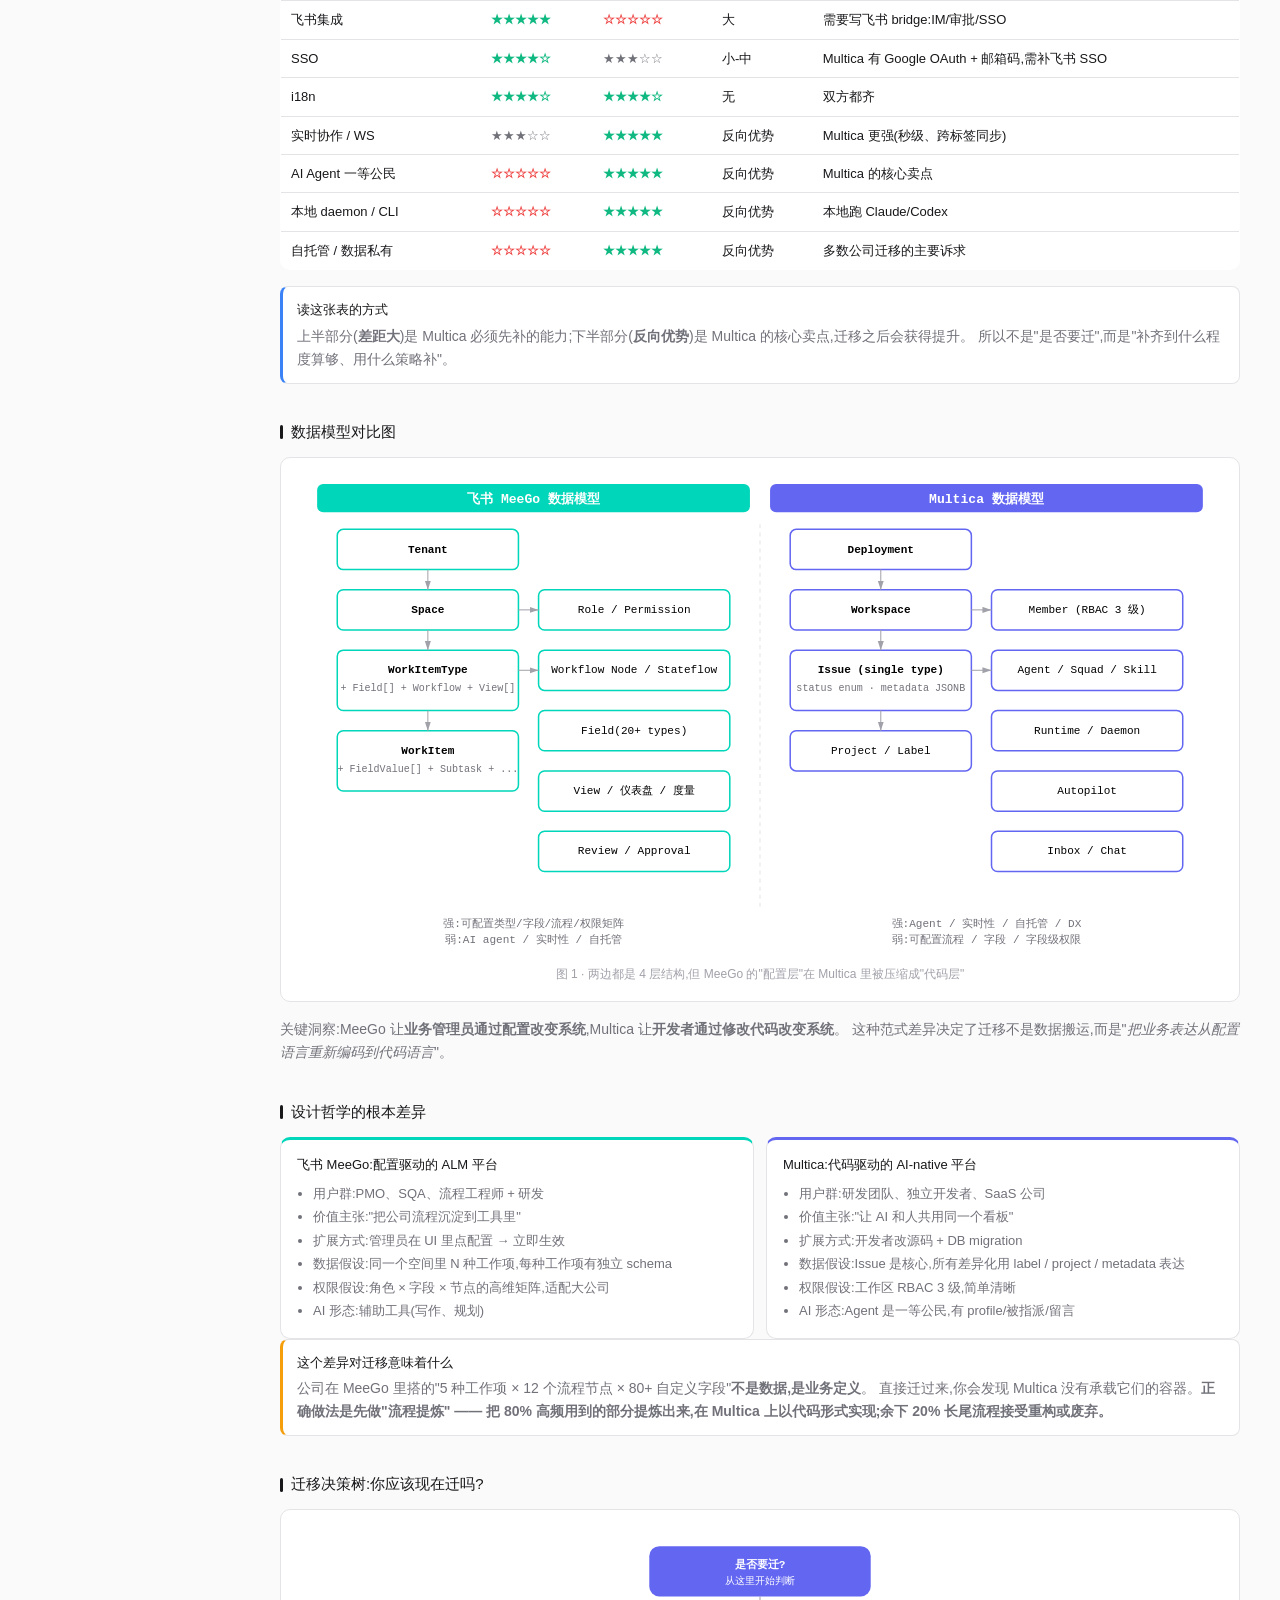
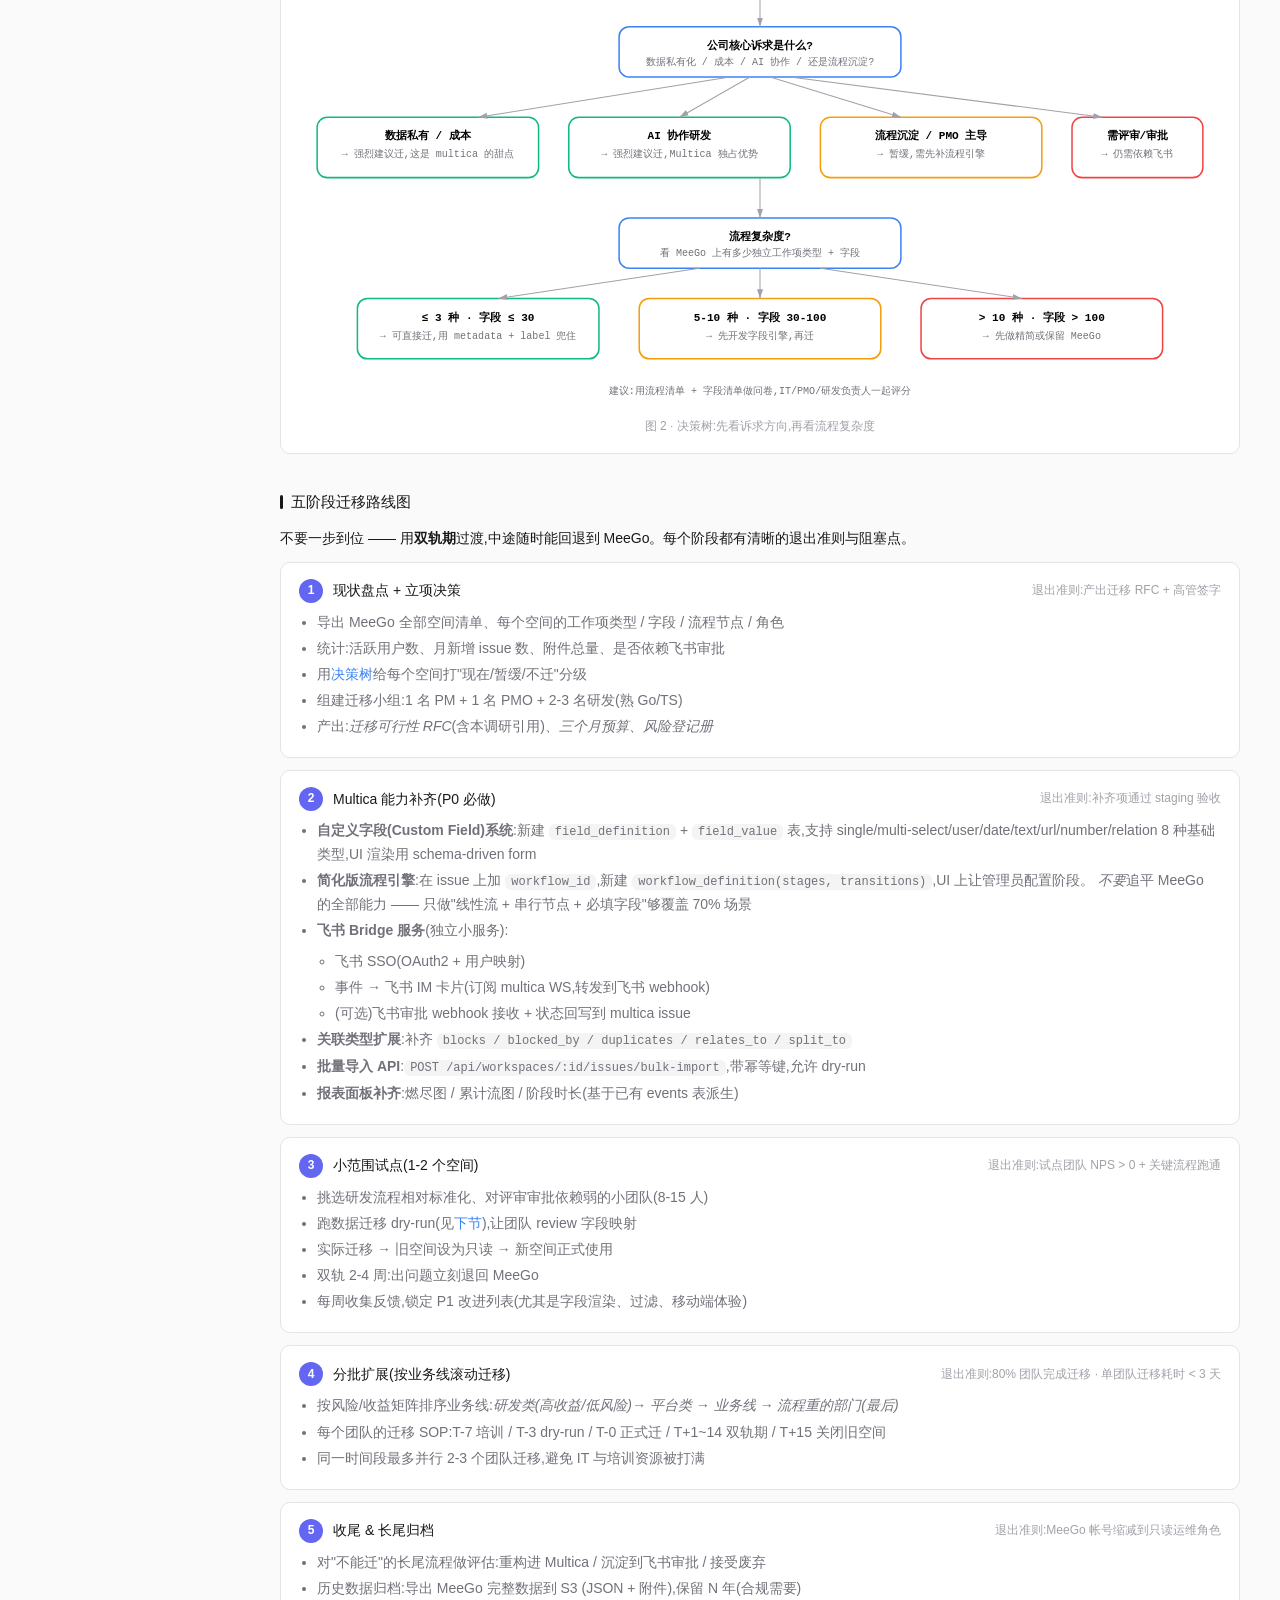
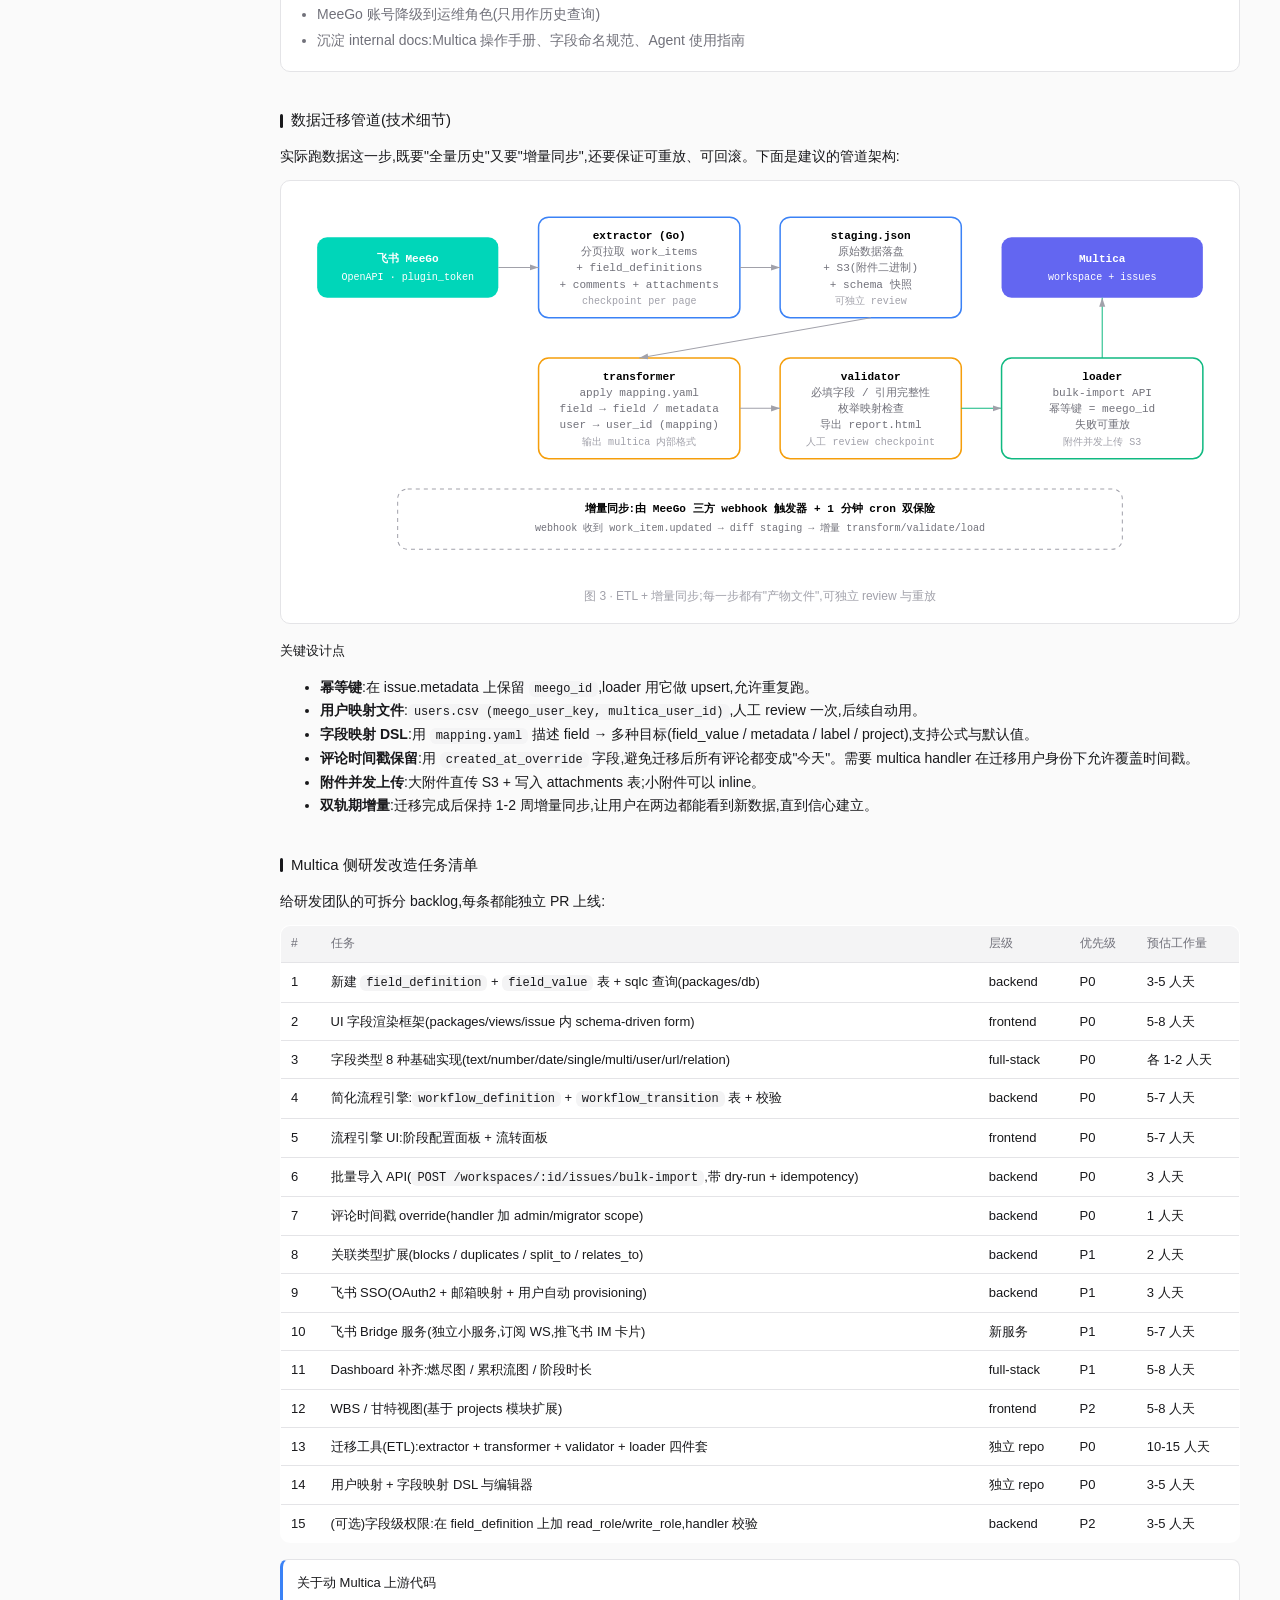
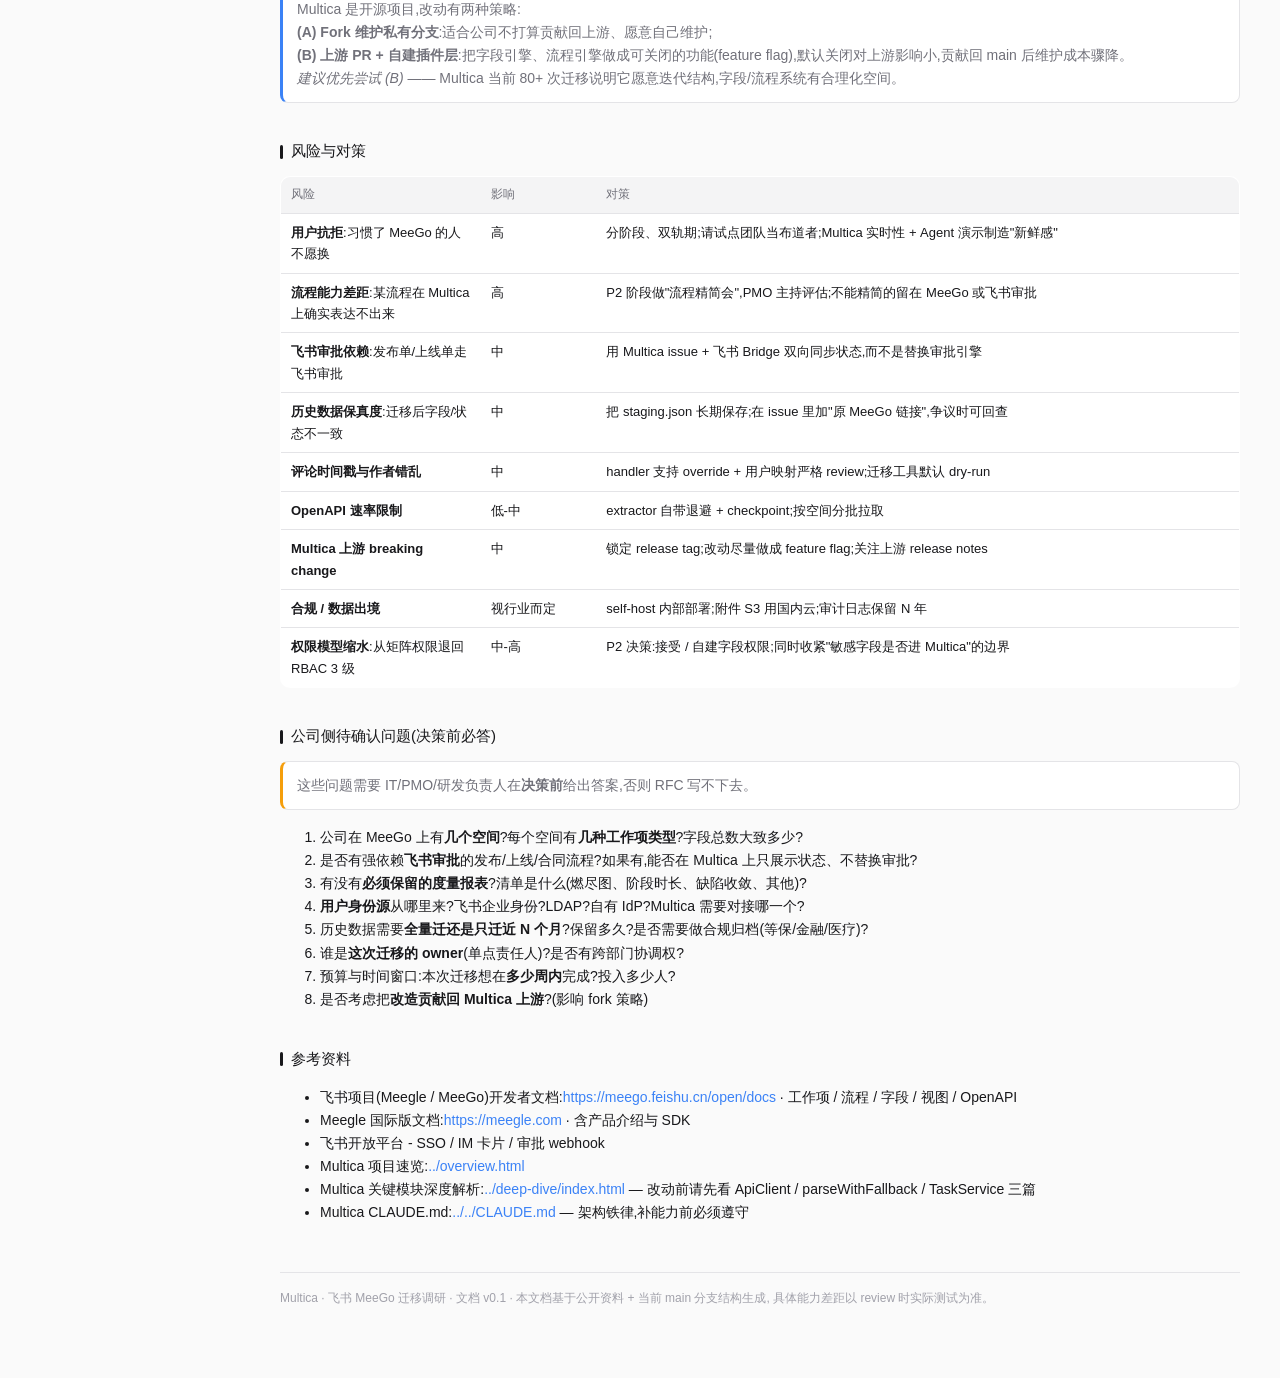
<file: docs/research/meego-vs-multica.html>
<!DOCTYPE html>
<html lang="zh-Hans">
<head>
<meta charset="UTF-8" />
<meta name="viewport" content="width=device-width, initial-scale=1.0" />
<title>调研 · 飞书 MeeGo → Multica 迁移可行性</title>
<link rel="stylesheet" href="style.css" />
</head>
<body>
<div class="shell">
  <aside class="sidebar">
    <div class="brand-row">
      <div class="brand-mark">M→M</div>
      <div>
        <div class="brand-name">迁移调研</div>
      </div>
    </div>
    <div class="brand-meta">飞书 MeeGo → Multica</div>

    <nav class="nav">
      <div class="nav-group">
        <div class="nav-label">背景</div>
        <a href="#summary">执行摘要</a>
        <a href="#meego">飞书 MeeGo 是什么</a>
        <a href="#multica">Multica 是什么</a>
      </div>
      <div class="nav-group">
        <div class="nav-label">对比</div>
        <a href="#concept-map">概念映射</a>
        <a href="#capability">能力差距矩阵</a>
        <a href="#data-model">数据模型对比</a>
        <a href="#philosophy">设计哲学差异</a>
      </div>
      <div class="nav-group">
        <div class="nav-label">迁移</div>
        <a href="#decision">迁移决策树</a>
        <a href="#phases">五阶段路线图</a>
        <a href="#data-pipeline">数据迁移管道</a>
        <a href="#dev-tasks">研发改造任务</a>
        <a href="#risks">风险与对策</a>
      </div>
      <div class="nav-group">
        <div class="nav-label">附录</div>
        <a href="#open-questions">公司侧待确认问题</a>
        <a href="#references">参考资料</a>
      </div>
    </nav>
  </aside>

  <main class="main">
    <div class="breadcrumb">
      <a href="../overview.html">项目速览</a>
      <span>›</span>
      <span>调研:飞书 MeeGo → Multica 迁移</span>
    </div>

    <div class="title-block">
      <h1>飞书 MeeGo → Multica 迁移可行性调研</h1>
      <div class="meta">文档版本 v0.1 · 基于 multica 当前 main 分支 + MeeGo 公开文档(2024-2025)</div>
      <p class="lede">
        这份文档回答三个问题:<strong>(1)飞书 MeeGo 与 Multica 各自是什么?(2)它们之间真正的差异在哪里?
        (3)如果要把公司从 MeeGo 整体搬到 Multica,需要分几步、做哪些事、有哪些坑必须先解决?</strong>
        结论先放在这里:<em>能迁,但 Multica 的产品形态与 MeeGo 不是同一类工具</em>,需要做"<strong>能力补齐 + 工作流改造</strong>"两件事才有可能落地,
        而非单纯"导出导入"的数据搬运。
      </p>
      <div class="badges">
        <span class="badge meego">来源:飞书 MeeGo / 飞书项目(Meegle)</span>
        <span class="badge multica">目标:Multica self-host</span>
        <span class="badge warn">能力差距:大</span>
        <span class="badge ok">可行性:中-高(需取舍)</span>
      </div>
    </div>

    <!-- ============ EXECUTIVE SUMMARY ============ -->
    <section id="summary">
      <h2>执行摘要(给决策者)</h2>
      <div class="grid-2">
        <div class="card">
          <h4>三句话结论</h4>
          <ul>
            <li>MeeGo 是<strong>低代码 ALM 平台</strong>(像 Jira + 飞书集成),Multica 是<strong>AI-native 任务平台</strong>(像 Linear + Agent)。</li>
            <li>核心数据(Issue / Project / 评论 / 附件)可迁;<strong>表单 + 流程引擎</strong>是 Multica 当前没有的能力,迁移前要先补。</li>
            <li>建议<strong>分批迁移</strong>:先迁研发类工作项(需求、缺陷),再迁项目级管理,最后处理度量与审批类。</li>
          </ul>
        </div>
        <div class="card">
          <h4>预期收益 vs 代价</h4>
          <ul>
            <li><strong>收益</strong>:Agent 一等公民、实时协作体验、私有化部署、源代码可控、年成本可大幅下降。</li>
            <li><strong>代价</strong>:需补开发表单/流程引擎、自定义字段、度量与报表;迁移期成员需要重新培训。</li>
            <li><strong>不建议直接全量切换</strong>:先用 6-8 周搭"双轨期",新业务上 Multica,老业务在 MeeGo 收尾。</li>
          </ul>
        </div>
      </div>

      <div class="callout warn">
        <p class="callout-title">⚠ 一个关键事实必须先讲清楚</p>
        <p class="callout-body">
          MeeGo 的核心竞争力是<strong>"工作项 + 流程节点 + 字段权限"的可配置化组合</strong> —— 公司里 PMO/SQA 已经在 MeeGo 上沉淀了大量流程模板。
          Multica 当前没有可配置流程引擎(<code>issue.status</code> 是固定枚举,只能在代码里加新值),
          这意味着<strong>简单平移会丢掉 MeeGo 的关键能力</strong>。要么先在 Multica 上做流程引擎扩展,要么把 MeeGo 流程"扁平化"成 Multica 的 label/project,二选一。
        </p>
      </div>
    </section>

    <!-- ============ MEEGO ============ -->
    <section id="meego">
      <h2>飞书 MeeGo / 飞书项目(Meegle)是什么</h2>
      <p>飞书 MeeGo(后改名 <strong>飞书项目 / Meegle</strong>)是字节跳动内部使用、外部商业化的<strong>研发协作 + 项目管理平台</strong>,定位接近 Jira + Linear + ServiceNow 的子集,
      与飞书生态深度绑定(IM 通知、文档、审批、人员体系)。</p>

      <h3>核心数据模型</h3>
      <pre>Tenant(租户)
  └─ Space(空间)<span class="c">                — 类比 Jira 的 Project</span>
       ├─ WorkItemType(工作项类型)<span class="c">  — "需求 / 缺陷 / 任务" 等可自定义</span>
       │    ├─ Field[]<span class="c">             — 可配置字段(20+ 字段类型,支持公式、关联、附件)</span>
       │    ├─ Workflow / Stateflow<span class="c">— 双流程模式:节点流 / 状态流</span>
       │    │    ├─ Node[]<span class="c">         — 节点 = 阶段,带必填字段、负责人、SLA</span>
       │    │    └─ Transition[]<span class="c">   — 流转规则、驳回、并行/串行</span>
       │    └─ View[]<span class="c">              — 列表 / 看板 / 甘特 / 自定义视图</span>
       ├─ WorkItem 实例
       │    ├─ FieldValue[]<span class="c">        — 一个工作项一行字段值</span>
       │    ├─ Subtask[]
       │    ├─ Comment / Reply
       │    ├─ Attachment
       │    ├─ Activity Log<span class="c">         — 全量审计日志,字段级</span>
       │    └─ Reviews / Approvals<span class="c">  — 评审 / 审批工单</span>
       └─ Role / Permission<span class="c">         — 角色 / 字段级权限 / 节点级操作权限</span></pre>

      <h3>关键能力清单</h3>
      <table>
        <thead><tr><th style="width: 130px">类别</th><th>能力</th></tr></thead>
        <tbody>
          <tr><td>流程引擎</td><td>双流程(节点流 + 状态流)、节点必填字段、阶段负责人、超时规则、节点驳回、自动化触发</td></tr>
          <tr><td>字段引擎</td><td>20+ 字段类型(单/多选、人员、日期、公式、关联工作项、富文本、附件、API 字段)、字段权限(读/写/可见性)、对接标识(<code>field_alias</code>)</td></tr>
          <tr><td>视图</td><td>列表 / 看板 / 甘特(WBS) / 仪表盘;支持视图共享、过滤器</td></tr>
          <tr><td>关联</td><td>工作项之间多种关联类型(阻塞、复制、关联);工作项与代码 PR/MR、上线单关联</td></tr>
          <tr><td>度量</td><td>燃尽图、累积流图、阶段时长、缺陷收敛、自定义度量看板</td></tr>
          <tr><td>评审/审批</td><td>独立的评审单、审批工单(走飞书审批引擎)</td></tr>
          <tr><td>权限模型</td><td>角色(团队角色+空间角色) × 字段级 × 节点级 × 视图级,可配置矩阵</td></tr>
          <tr><td>集成</td><td>飞书 IM/文档/日历/审批 一体;OpenAPI(Go/Python SDK);三方 webhook 触发器</td></tr>
          <tr><td>OpenAPI</td><td><code>app_id/app_secret</code> 获 plugin_token + <code>user_key</code> 模拟用户身份;有 work_item / workflow / chat / field 全套读写 API</td></tr>
          <tr><td>AI 能力</td><td>"飞项 AI"提供工单写作、规划辅助;非 agent-as-teammate 模式</td></tr>
        </tbody>
      </table>
    </section>

    <!-- ============ MULTICA ============ -->
    <section id="multica">
      <h2>Multica 是什么(简版,详见 <a href="../overview.html">overview</a>)</h2>
      <p>Multica 是<strong>开源、AI-native</strong> 的任务管理平台,产品哲学接近 <em>Linear + Cursor 的混合体</em>。最大差异点:</p>
      <ul>
        <li>Agent 是一等公民:被指派、留评论、报阻塞、改状态。Squad/Skill/Autopilot/Runtime 都围绕"如何让 AI 干活"展开。</li>
        <li>核心数据模型<strong>固定且收敛</strong>:Workspace → Issue/Project/Agent/Squad/Skill/Runtime + 关系(label / pin / subscriber)。</li>
        <li>状态机用 Go 枚举写死,通过迁移演化(80+ 次 SQL 迁移),<strong>用户不能配置新状态</strong>。</li>
        <li>极强的实时性(WS + Redis 中继),装机版前端,API 防御边界。</li>
        <li>自托管友好,Postgres + Redis + S3 兜底,可单机起步。</li>
      </ul>
    </section>

    <!-- ============ CONCEPT MAP ============ -->
    <section id="concept-map">
      <h2>概念映射(MeeGo → Multica)</h2>
      <p>这一节是<strong>整个迁移的字典</strong>。研发同学读完这张表,基本能在脑里完成 mental model 的转换。</p>

      <table>
        <thead>
          <tr><th>MeeGo 概念</th><th>Multica 对应</th><th>映射状态</th><th>注释</th></tr>
        </thead>
        <tbody>
          <tr><td class="cell-meego">租户 / Tenant</td><td class="cell-multica">部署实例(self-host)</td><td><span class="tick-ok">直接对应</span></td><td>1 个公司部署 1 个 Multica 实例</td></tr>
          <tr><td class="cell-meego">空间 / Space</td><td class="cell-multica">Workspace</td><td><span class="tick-ok">直接对应</span></td><td>都是隔离单位,有成员、设置</td></tr>
          <tr><td class="cell-meego">工作项类型</td><td class="cell-multica">Issue + label/project</td><td><span class="tick-warn">部分对应</span></td><td>Multica 只有 issue 一种实体,差异要靠 label/project 表达</td></tr>
          <tr><td class="cell-meego">字段(Field)</td><td class="cell-multica">issue.metadata(JSONB)</td><td><span class="tick-warn">需开发</span></td><td>Multica 没有 schema 化字段;<strong>需要自建</strong></td></tr>
          <tr><td class="cell-meego">节点流(Workflow)</td><td class="cell-multica">issue.status 枚举</td><td><span class="tick-no">没有</span></td><td>Multica 没有可配置流程引擎</td></tr>
          <tr><td class="cell-meego">视图 / WBS / 甘特</td><td class="cell-multica">issues 页 + projects 页</td><td><span class="tick-warn">部分对应</span></td><td>列表 + 看板 OK,甘特/WBS 需补</td></tr>
          <tr><td class="cell-meego">子任务</td><td class="cell-multica">parent_issue_id</td><td><span class="tick-ok">直接对应</span></td><td>Multica 支持 issue 父子关系</td></tr>
          <tr><td class="cell-meego">评论</td><td class="cell-multica">issue.comments</td><td><span class="tick-ok">直接对应</span></td><td>都支持 mention</td></tr>
          <tr><td class="cell-meego">附件</td><td class="cell-multica">attachments(S3)</td><td><span class="tick-ok">直接对应</span></td><td>需重传到 S3</td></tr>
          <tr><td class="cell-meego">关联(blocked_by 等)</td><td class="cell-multica">issue 关联表</td><td><span class="tick-warn">部分对应</span></td><td>Multica 关联类型较少,需扩展</td></tr>
          <tr><td class="cell-meego">评审 / 审批</td><td class="cell-multica">无</td><td><span class="tick-no">没有</span></td><td>需要外接飞书审批 / 自研</td></tr>
          <tr><td class="cell-meego">度量 / 报表</td><td class="cell-multica">dashboard(轻量)</td><td><span class="tick-warn">差距大</span></td><td>Multica dashboard 模块尚浅</td></tr>
          <tr><td class="cell-meego">角色 / 字段级权限</td><td class="cell-multica">workspace role(owner/admin/member)</td><td><span class="tick-warn">差距大</span></td><td>Multica 只有 3 级 RBAC,无字段级</td></tr>
          <tr><td class="cell-meego">自动化连接器</td><td class="cell-multica">Autopilot</td><td><span class="tick-ok">理念对应</span></td><td>但 Multica Autopilot 偏向 agent 触发,不是流程驱动</td></tr>
          <tr><td class="cell-meego">飞项 AI 写作</td><td class="cell-multica">Agent + Skill</td><td><span class="tick-ok">Multica 强项</span></td><td>Multica 在这一项明显更强</td></tr>
          <tr><td class="cell-meego">飞书 IM 通知</td><td class="cell-multica">in-app inbox + email</td><td><span class="tick-warn">需扩展</span></td><td>需要写一个飞书 webhook bridge</td></tr>
          <tr><td class="cell-meego">OpenAPI</td><td class="cell-multica">REST API + PAT</td><td><span class="tick-ok">对应</span></td><td>Multica 有 PAT,接口形态简单</td></tr>
          <tr><td class="cell-meego">活动日志</td><td class="cell-multica">events 表</td><td><span class="tick-warn">部分对应</span></td><td>Multica 不是字段级 audit,粒度较粗</td></tr>
        </tbody>
      </table>
    </section>

    <!-- ============ CAPABILITY MATRIX ============ -->
    <section id="capability">
      <h2>能力差距矩阵</h2>
      <p>横轴是公司日常用 MeeGo 的典型能力,纵轴是 Multica 的当前覆盖度:</p>

      <table>
        <thead>
          <tr>
            <th style="width: 200px">能力</th>
            <th>MeeGo</th>
            <th>Multica 当前</th>
            <th>差距评级</th>
            <th>补齐工作量</th>
          </tr>
        </thead>
        <tbody>
          <tr><td>多类型工作项</td><td><span class="tick-ok">★★★★★</span></td><td><span class="tick-mid">★★☆☆☆</span></td><td>大</td><td>需在 issue 上叠加 type + custom fields</td></tr>
          <tr><td>自定义字段(20+ 类型)</td><td><span class="tick-ok">★★★★★</span></td><td><span class="tick-no">★☆☆☆☆</span></td><td>巨大</td><td>需新建 field_definition + field_value 表 + UI</td></tr>
          <tr><td>可配置流程</td><td><span class="tick-ok">★★★★★</span></td><td><span class="tick-no">☆☆☆☆☆</span></td><td>巨大</td><td>设计流程引擎(状态机 DSL + 校验 + UI)</td></tr>
          <tr><td>字段级权限</td><td><span class="tick-ok">★★★★☆</span></td><td><span class="tick-no">☆☆☆☆☆</span></td><td>巨大</td><td>需要 ABAC,不是当前 RBAC 能扩的</td></tr>
          <tr><td>WBS / 甘特</td><td><span class="tick-ok">★★★★☆</span></td><td><span class="tick-mid">★★☆☆☆</span></td><td>中</td><td>项目页有部分 Gantt,但缺关键路径与 baseline</td></tr>
          <tr><td>看板 / 列表 / 过滤</td><td><span class="tick-ok">★★★★★</span></td><td><span class="tick-ok">★★★★☆</span></td><td>小</td><td>Multica 已具备,体验更现代</td></tr>
          <tr><td>关联工作项</td><td><span class="tick-ok">★★★★☆</span></td><td><span class="tick-mid">★★★☆☆</span></td><td>中</td><td>关联类型需扩枚举</td></tr>
          <tr><td>评审 / 审批</td><td><span class="tick-ok">★★★★☆</span></td><td><span class="tick-no">☆☆☆☆☆</span></td><td>巨大</td><td>建议沿用飞书审批,只在 Multica 里展示状态</td></tr>
          <tr><td>报表 / 度量</td><td><span class="tick-ok">★★★★☆</span></td><td><span class="tick-mid">★★☆☆☆</span></td><td>中-大</td><td>dashboard 模块尚浅;需要更多预置图表</td></tr>
          <tr><td>飞书集成</td><td><span class="tick-ok">★★★★★</span></td><td><span class="tick-no">☆☆☆☆☆</span></td><td>大</td><td>需要写飞书 bridge:IM/审批/SSO</td></tr>
          <tr><td>SSO</td><td><span class="tick-ok">★★★★☆</span></td><td><span class="tick-mid">★★★☆☆</span></td><td>小-中</td><td>Multica 有 Google OAuth + 邮箱码,需补飞书 SSO</td></tr>
          <tr><td>i18n</td><td><span class="tick-ok">★★★★☆</span></td><td><span class="tick-ok">★★★★☆</span></td><td>无</td><td>双方都齐</td></tr>
          <tr><td>实时协作 / WS</td><td><span class="tick-mid">★★★☆☆</span></td><td><span class="tick-ok">★★★★★</span></td><td>反向优势</td><td>Multica 更强(秒级、跨标签同步)</td></tr>
          <tr><td>AI Agent 一等公民</td><td><span class="tick-no">☆☆☆☆☆</span></td><td><span class="tick-ok">★★★★★</span></td><td>反向优势</td><td>Multica 的核心卖点</td></tr>
          <tr><td>本地 daemon / CLI</td><td><span class="tick-no">☆☆☆☆☆</span></td><td><span class="tick-ok">★★★★★</span></td><td>反向优势</td><td>本地跑 Claude/Codex</td></tr>
          <tr><td>自托管 / 数据私有</td><td><span class="tick-no">☆☆☆☆☆</span></td><td><span class="tick-ok">★★★★★</span></td><td>反向优势</td><td>多数公司迁移的主要诉求</td></tr>
        </tbody>
      </table>

      <div class="callout">
        <p class="callout-title">读这张表的方式</p>
        <p class="callout-body">
          上半部分(<strong>差距大</strong>)是 Multica 必须先补的能力;下半部分(<strong>反向优势</strong>)是 Multica 的核心卖点,迁移之后会获得提升。
          所以不是"是否要迁",而是"补齐到什么程度算够、用什么策略补"。
        </p>
      </div>
    </section>

    <!-- ============ DATA MODEL ============ -->
    <section id="data-model">
      <h2>数据模型对比图</h2>
      <figure class="figure">
        <svg viewBox="0 0 920 480" xmlns="http://www.w3.org/2000/svg" font-family="ui-monospace,monospace" font-size="11">
          <defs>
            <marker id="rel" markerWidth="10" markerHeight="10" refX="9" refY="3" orient="auto">
              <path d="M0,0 L0,6 L9,3 z" fill="#a1a1aa" />
            </marker>
          </defs>

          <!-- Title bars -->
          <rect x="20" y="10" width="430" height="28" rx="6" fill="#00d6b9" />
          <text x="235" y="29" fill="#fff" text-anchor="middle" font-weight="600" font-size="13">飞书 MeeGo 数据模型</text>
          <rect x="470" y="10" width="430" height="28" rx="6" fill="#6366f1" />
          <text x="685" y="29" fill="#fff" text-anchor="middle" font-weight="600" font-size="13">Multica 数据模型</text>

          <!-- MeeGo side -->
          <rect x="40" y="55" width="180" height="40" rx="6" class="svg-fill-surface" stroke="#00d6b9" stroke-width="1.5" fill="#fff" />
          <text x="130" y="78" text-anchor="middle" font-weight="600">Tenant</text>

          <rect x="40" y="115" width="180" height="40" rx="6" stroke="#00d6b9" stroke-width="1.5" fill="#fff" />
          <text x="130" y="138" text-anchor="middle" font-weight="600">Space</text>

          <rect x="40" y="175" width="180" height="60" rx="6" stroke="#00d6b9" stroke-width="1.5" fill="#fff" />
          <text x="130" y="198" text-anchor="middle" font-weight="600">WorkItemType</text>
          <text x="130" y="216" text-anchor="middle" fill="#71717a" font-size="10">+ Field[] + Workflow + View[]</text>

          <rect x="40" y="255" width="180" height="60" rx="6" stroke="#00d6b9" stroke-width="1.5" fill="#fff" />
          <text x="130" y="278" text-anchor="middle" font-weight="600">WorkItem</text>
          <text x="130" y="296" text-anchor="middle" fill="#71717a" font-size="10">+ FieldValue[] + Subtask + ...</text>

          <rect x="240" y="115" width="190" height="40" rx="6" stroke="#00d6b9" stroke-width="1.5" fill="#fff" />
          <text x="335" y="138" text-anchor="middle">Role / Permission</text>

          <rect x="240" y="175" width="190" height="40" rx="6" stroke="#00d6b9" stroke-width="1.5" fill="#fff" />
          <text x="335" y="198" text-anchor="middle">Workflow Node / Stateflow</text>

          <rect x="240" y="235" width="190" height="40" rx="6" stroke="#00d6b9" stroke-width="1.5" fill="#fff" />
          <text x="335" y="258" text-anchor="middle">Field(20+ types)</text>

          <rect x="240" y="295" width="190" height="40" rx="6" stroke="#00d6b9" stroke-width="1.5" fill="#fff" />
          <text x="335" y="318" text-anchor="middle">View / 仪表盘 / 度量</text>

          <rect x="240" y="355" width="190" height="40" rx="6" stroke="#00d6b9" stroke-width="1.5" fill="#fff" />
          <text x="335" y="378" text-anchor="middle">Review / Approval</text>

          <line x1="130" y1="95" x2="130" y2="115" stroke="#a1a1aa" marker-end="url(#rel)" />
          <line x1="130" y1="155" x2="130" y2="175" stroke="#a1a1aa" marker-end="url(#rel)" />
          <line x1="130" y1="235" x2="130" y2="255" stroke="#a1a1aa" marker-end="url(#rel)" />
          <line x1="220" y1="135" x2="240" y2="135" stroke="#a1a1aa" marker-end="url(#rel)" />
          <line x1="220" y1="195" x2="240" y2="195" stroke="#a1a1aa" marker-end="url(#rel)" />

          <!-- Multica side -->
          <rect x="490" y="55" width="180" height="40" rx="6" stroke="#6366f1" stroke-width="1.5" fill="#fff" />
          <text x="580" y="78" text-anchor="middle" font-weight="600">Deployment</text>

          <rect x="490" y="115" width="180" height="40" rx="6" stroke="#6366f1" stroke-width="1.5" fill="#fff" />
          <text x="580" y="138" text-anchor="middle" font-weight="600">Workspace</text>

          <rect x="490" y="175" width="180" height="60" rx="6" stroke="#6366f1" stroke-width="1.5" fill="#fff" />
          <text x="580" y="198" text-anchor="middle" font-weight="600">Issue (single type)</text>
          <text x="580" y="216" text-anchor="middle" fill="#71717a" font-size="10">status enum · metadata JSONB</text>

          <rect x="490" y="255" width="180" height="40" rx="6" stroke="#6366f1" stroke-width="1.5" fill="#fff" />
          <text x="580" y="278" text-anchor="middle">Project / Label</text>

          <rect x="690" y="115" width="190" height="40" rx="6" stroke="#6366f1" stroke-width="1.5" fill="#fff" />
          <text x="785" y="138" text-anchor="middle">Member (RBAC 3 级)</text>

          <rect x="690" y="175" width="190" height="40" rx="6" stroke="#6366f1" stroke-width="1.5" fill="#fff" />
          <text x="785" y="198" text-anchor="middle">Agent / Squad / Skill</text>

          <rect x="690" y="235" width="190" height="40" rx="6" stroke="#6366f1" stroke-width="1.5" fill="#fff" />
          <text x="785" y="258" text-anchor="middle">Runtime / Daemon</text>

          <rect x="690" y="295" width="190" height="40" rx="6" stroke="#6366f1" stroke-width="1.5" fill="#fff" />
          <text x="785" y="318" text-anchor="middle">Autopilot</text>

          <rect x="690" y="355" width="190" height="40" rx="6" stroke="#6366f1" stroke-width="1.5" fill="#fff" />
          <text x="785" y="378" text-anchor="middle">Inbox / Chat</text>

          <line x1="580" y1="95" x2="580" y2="115" stroke="#a1a1aa" marker-end="url(#rel)" />
          <line x1="580" y1="155" x2="580" y2="175" stroke="#a1a1aa" marker-end="url(#rel)" />
          <line x1="580" y1="235" x2="580" y2="255" stroke="#a1a1aa" marker-end="url(#rel)" />
          <line x1="670" y1="135" x2="690" y2="135" stroke="#a1a1aa" marker-end="url(#rel)" />
          <line x1="670" y1="195" x2="690" y2="195" stroke="#a1a1aa" marker-end="url(#rel)" />

          <!-- divider -->
          <line x1="460" y1="50" x2="460" y2="430" stroke="#e4e4e7" stroke-dasharray="4 4" />

          <!-- bottom note -->
          <text x="235" y="450" text-anchor="middle" fill="#71717a" font-size="11">强:可配置类型/字段/流程/权限矩阵</text>
          <text x="235" y="466" text-anchor="middle" fill="#71717a" font-size="11">弱:AI agent / 实时性 / 自托管</text>

          <text x="685" y="450" text-anchor="middle" fill="#71717a" font-size="11">强:Agent / 实时性 / 自托管 / DX</text>
          <text x="685" y="466" text-anchor="middle" fill="#71717a" font-size="11">弱:可配置流程 / 字段 / 字段级权限</text>
        </svg>
        <figcaption>图 1 · 两边都是 4 层结构,但 MeeGo 的"配置层"在 Multica 里被压缩成"代码层"</figcaption>
      </figure>

      <p class="muted">关键洞察:MeeGo 让<strong>业务管理员通过配置改变系统</strong>,Multica 让<strong>开发者通过修改代码改变系统</strong>。
      这种范式差异决定了迁移不是数据搬运,而是"<em>把业务表达从配置语言重新编码到代码语言</em>"。</p>
    </section>

    <!-- ============ PHILOSOPHY ============ -->
    <section id="philosophy">
      <h2>设计哲学的根本差异</h2>
      <div class="grid-2">
        <div class="card meego">
          <h4>飞书 MeeGo:配置驱动的 ALM 平台</h4>
          <ul>
            <li>用户群:PMO、SQA、流程工程师 + 研发</li>
            <li>价值主张:"把公司流程沉淀到工具里"</li>
            <li>扩展方式:管理员在 UI 里点配置 → 立即生效</li>
            <li>数据假设:同一个空间里 N 种工作项,每种工作项有独立 schema</li>
            <li>权限假设:角色 × 字段 × 节点的高维矩阵,适配大公司</li>
            <li>AI 形态:辅助工具(写作、规划)</li>
          </ul>
        </div>
        <div class="card multica">
          <h4>Multica:代码驱动的 AI-native 平台</h4>
          <ul>
            <li>用户群:研发团队、独立开发者、SaaS 公司</li>
            <li>价值主张:"让 AI 和人共用同一个看板"</li>
            <li>扩展方式:开发者改源码 + DB migration</li>
            <li>数据假设:Issue 是核心,所有差异化用 label / project / metadata 表达</li>
            <li>权限假设:工作区 RBAC 3 级,简单清晰</li>
            <li>AI 形态:Agent 是一等公民,有 profile/被指派/留言</li>
          </ul>
        </div>
      </div>
      <div class="callout warn">
        <p class="callout-title">这个差异对迁移意味着什么</p>
        <p class="callout-body">
          公司在 MeeGo 里搭的"5 种工作项 × 12 个流程节点 × 80+ 自定义字段"<strong>不是数据,是业务定义</strong>。
          直接迁过来,你会发现 Multica 没有承载它们的容器。<strong>正确做法是先做"流程提炼" —— 把 80% 高频用到的部分提炼出来,在 Multica 上以代码形式实现;余下 20% 长尾流程接受重构或废弃。</strong>
        </p>
      </div>
    </section>

    <!-- ============ DECISION TREE ============ -->
    <section id="decision">
      <h2>迁移决策树:你应该现在迁吗?</h2>
      <figure class="figure">
        <svg viewBox="0 0 920 480" xmlns="http://www.w3.org/2000/svg" font-family="ui-monospace,monospace" font-size="11">
          <defs>
            <marker id="dec" markerWidth="10" markerHeight="10" refX="9" refY="3" orient="auto">
              <path d="M0,0 L0,6 L9,3 z" fill="#a1a1aa" />
            </marker>
          </defs>

          <rect x="350" y="20" width="220" height="50" rx="10" fill="#6366f1" />
          <text x="460" y="42" fill="#fff" text-anchor="middle" font-weight="600">是否要迁?</text>
          <text x="460" y="58" fill="#fff" text-anchor="middle" font-size="10">从这里开始判断</text>

          <!-- Q1 -->
          <rect x="320" y="100" width="280" height="50" rx="10" fill="#fff" stroke="#3b82f6" stroke-width="1.5" />
          <text x="460" y="122" text-anchor="middle" font-weight="600">公司核心诉求是什么?</text>
          <text x="460" y="138" text-anchor="middle" fill="#71717a" font-size="10">数据私有化 / 成本 / AI 协作 / 还是流程沉淀?</text>
          <line x1="460" y1="70" x2="460" y2="100" stroke="#a1a1aa" marker-end="url(#dec)" />

          <!-- Branches -->
          <rect x="20" y="190" width="220" height="60" rx="10" fill="#fff" stroke="#10b981" stroke-width="1.5" />
          <text x="130" y="212" text-anchor="middle" font-weight="600">数据私有 / 成本</text>
          <text x="130" y="230" text-anchor="middle" fill="#71717a" font-size="10">→ 强烈建议迁,这是 multica 的甜点</text>

          <rect x="270" y="190" width="220" height="60" rx="10" fill="#fff" stroke="#10b981" stroke-width="1.5" />
          <text x="380" y="212" text-anchor="middle" font-weight="600">AI 协作研发</text>
          <text x="380" y="230" text-anchor="middle" fill="#71717a" font-size="10">→ 强烈建议迁,Multica 独占优势</text>

          <rect x="520" y="190" width="220" height="60" rx="10" fill="#fff" stroke="#f59e0b" stroke-width="1.5" />
          <text x="630" y="212" text-anchor="middle" font-weight="600">流程沉淀 / PMO 主导</text>
          <text x="630" y="230" text-anchor="middle" fill="#71717a" font-size="10">→ 暂缓,需先补流程引擎</text>

          <rect x="770" y="190" width="130" height="60" rx="10" fill="#fff" stroke="#ef4444" stroke-width="1.5" />
          <text x="835" y="212" text-anchor="middle" font-weight="600">需评审/审批</text>
          <text x="835" y="230" text-anchor="middle" fill="#71717a" font-size="10">→ 仍需依赖飞书</text>

          <line x1="430" y1="150" x2="180" y2="190" stroke="#a1a1aa" marker-end="url(#dec)" />
          <line x1="450" y1="150" x2="380" y2="190" stroke="#a1a1aa" marker-end="url(#dec)" />
          <line x1="470" y1="150" x2="600" y2="190" stroke="#a1a1aa" marker-end="url(#dec)" />
          <line x1="490" y1="150" x2="800" y2="190" stroke="#a1a1aa" marker-end="url(#dec)" />

          <!-- Q2 -->
          <rect x="320" y="290" width="280" height="50" rx="10" fill="#fff" stroke="#3b82f6" stroke-width="1.5" />
          <text x="460" y="312" text-anchor="middle" font-weight="600">流程复杂度?</text>
          <text x="460" y="328" text-anchor="middle" fill="#71717a" font-size="10">看 MeeGo 上有多少独立工作项类型 + 字段</text>

          <line x1="460" y1="250" x2="460" y2="290" stroke="#a1a1aa" marker-end="url(#dec)" />

          <rect x="60" y="370" width="240" height="60" rx="10" fill="#fff" stroke="#10b981" stroke-width="1.5" />
          <text x="180" y="392" text-anchor="middle" font-weight="600">≤ 3 种 · 字段 ≤ 30</text>
          <text x="180" y="410" text-anchor="middle" fill="#71717a" font-size="10">→ 可直接迁,用 metadata + label 兜住</text>

          <rect x="340" y="370" width="240" height="60" rx="10" fill="#fff" stroke="#f59e0b" stroke-width="1.5" />
          <text x="460" y="392" text-anchor="middle" font-weight="600">5-10 种 · 字段 30-100</text>
          <text x="460" y="410" text-anchor="middle" fill="#71717a" font-size="10">→ 先开发字段引擎,再迁</text>

          <rect x="620" y="370" width="240" height="60" rx="10" fill="#fff" stroke="#ef4444" stroke-width="1.5" />
          <text x="740" y="392" text-anchor="middle" font-weight="600">&gt; 10 种 · 字段 &gt; 100</text>
          <text x="740" y="410" text-anchor="middle" fill="#71717a" font-size="10">→ 先做精简或保留 MeeGo</text>

          <line x1="400" y1="340" x2="200" y2="370" stroke="#a1a1aa" marker-end="url(#dec)" />
          <line x1="460" y1="340" x2="460" y2="370" stroke="#a1a1aa" marker-end="url(#dec)" />
          <line x1="520" y1="340" x2="720" y2="370" stroke="#a1a1aa" marker-end="url(#dec)" />

          <text x="460" y="465" text-anchor="middle" fill="#71717a" font-size="10">建议:用流程清单 + 字段清单做问卷,IT/PMO/研发负责人一起评分</text>
        </svg>
        <figcaption>图 2 · 决策树:先看诉求方向,再看流程复杂度</figcaption>
      </figure>
    </section>

    <!-- ============ PHASES ============ -->
    <section id="phases">
      <h2>五阶段迁移路线图</h2>
      <p>不要一步到位 —— 用<strong>双轨期</strong>过渡,中途随时能回退到 MeeGo。每个阶段都有清晰的退出准则与阻塞点。</p>

      <div class="phase">
        <div class="phase-head">
          <div class="phase-num">1</div>
          <div class="phase-title">现状盘点 + 立项决策</div>
          <div class="phase-meta">退出准则:产出迁移 RFC + 高管签字</div>
        </div>
        <ul>
          <li>导出 MeeGo 全部空间清单、每个空间的工作项类型 / 字段 / 流程节点 / 角色</li>
          <li>统计:活跃用户数、月新增 issue 数、附件总量、是否依赖飞书审批</li>
          <li>用<a href="#decision">决策树</a>给每个空间打"现在/暂缓/不迁"分级</li>
          <li>组建迁移小组:1 名 PM + 1 名 PMO + 2-3 名研发(熟 Go/TS)</li>
          <li>产出:<em>迁移可行性 RFC</em>(含本调研引用)、<em>三个月预算</em>、<em>风险登记册</em></li>
        </ul>
      </div>

      <div class="phase">
        <div class="phase-head">
          <div class="phase-num">2</div>
          <div class="phase-title">Multica 能力补齐(P0 必做)</div>
          <div class="phase-meta">退出准则:补齐项通过 staging 验收</div>
        </div>
        <ul>
          <li><strong>自定义字段(Custom Field)系统</strong>:新建 <code>field_definition</code> + <code>field_value</code> 表,支持 single/multi-select/user/date/text/url/number/relation 8 种基础类型,UI 渲染用 schema-driven form</li>
          <li><strong>简化版流程引擎</strong>:在 issue 上加 <code>workflow_id</code>,新建 <code>workflow_definition(stages, transitions)</code>,UI 上让管理员配置阶段。
          <em>不要</em>追平 MeeGo 的全部能力 —— 只做"线性流 + 串行节点 + 必填字段"够覆盖 70% 场景</li>
          <li><strong>飞书 Bridge 服务</strong>(独立小服务):
            <ul>
              <li>飞书 SSO(OAuth2 + 用户映射)</li>
              <li>事件 → 飞书 IM 卡片(订阅 multica WS,转发到飞书 webhook)</li>
              <li>(可选)飞书审批 webhook 接收 + 状态回写到 multica issue</li>
            </ul>
          </li>
          <li><strong>关联类型扩展</strong>:补齐 <code>blocks / blocked_by / duplicates / relates_to / split_to</code></li>
          <li><strong>批量导入 API</strong>:<code>POST /api/workspaces/:id/issues/bulk-import</code>,带幂等键,允许 dry-run</li>
          <li><strong>报表面板补齐</strong>:燃尽图 / 累计流图 / 阶段时长(基于已有 events 表派生)</li>
        </ul>
      </div>

      <div class="phase">
        <div class="phase-head">
          <div class="phase-num">3</div>
          <div class="phase-title">小范围试点(1-2 个空间)</div>
          <div class="phase-meta">退出准则:试点团队 NPS &gt; 0 + 关键流程跑通</div>
        </div>
        <ul>
          <li>挑选研发流程相对标准化、对评审审批依赖弱的小团队(8-15 人)</li>
          <li>跑数据迁移 dry-run(见<a href="#data-pipeline">下节</a>),让团队 review 字段映射</li>
          <li>实际迁移 → 旧空间设为只读 → 新空间正式使用</li>
          <li>双轨 2-4 周:出问题立刻退回 MeeGo</li>
          <li>每周收集反馈,锁定 P1 改进列表(尤其是字段渲染、过滤、移动端体验)</li>
        </ul>
      </div>

      <div class="phase">
        <div class="phase-head">
          <div class="phase-num">4</div>
          <div class="phase-title">分批扩展(按业务线滚动迁移)</div>
          <div class="phase-meta">退出准则:80% 团队完成迁移 · 单团队迁移耗时 &lt; 3 天</div>
        </div>
        <ul>
          <li>按风险/收益矩阵排序业务线:<em>研发类(高收益/低风险)→ 平台类 → 业务线 → 流程重的部门(最后)</em></li>
          <li>每个团队的迁移 SOP:T-7 培训 / T-3 dry-run / T-0 正式迁 / T+1~14 双轨期 / T+15 关闭旧空间</li>
          <li>同一时间段最多并行 2-3 个团队迁移,避免 IT 与培训资源被打满</li>
        </ul>
      </div>

      <div class="phase">
        <div class="phase-head">
          <div class="phase-num">5</div>
          <div class="phase-title">收尾 & 长尾归档</div>
          <div class="phase-meta">退出准则:MeeGo 帐号缩减到只读运维角色</div>
        </div>
        <ul>
          <li>对"不能迁"的长尾流程做评估:重构进 Multica / 沉淀到飞书审批 / 接受废弃</li>
          <li>历史数据归档:导出 MeeGo 完整数据到 S3 (JSON + 附件),保留 N 年(合规需要)</li>
          <li>MeeGo 账号降级到运维角色(只用作历史查询)</li>
          <li>沉淀 internal docs:Multica 操作手册、字段命名规范、Agent 使用指南</li>
        </ul>
      </div>
    </section>

    <!-- ============ DATA PIPELINE ============ -->
    <section id="data-pipeline">
      <h2>数据迁移管道(技术细节)</h2>
      <p>实际跑数据这一步,既要"全量历史"又要"增量同步",还要保证可重放、可回滚。下面是建议的管道架构:</p>

      <figure class="figure">
        <svg viewBox="0 0 920 380" xmlns="http://www.w3.org/2000/svg" font-family="ui-monospace,monospace" font-size="11">
          <defs>
            <marker id="dp" markerWidth="10" markerHeight="10" refX="9" refY="3" orient="auto">
              <path d="M0,0 L0,6 L9,3 z" fill="#a1a1aa" />
            </marker>
          </defs>

          <!-- meego -->
          <rect x="20" y="40" width="180" height="60" rx="10" fill="#00d6b9" />
          <text x="110" y="65" fill="#fff" text-anchor="middle" font-weight="600">飞书 MeeGo</text>
          <text x="110" y="82" fill="#fff" text-anchor="middle" font-size="10">OpenAPI · plugin_token</text>

          <!-- extractor -->
          <rect x="240" y="20" width="200" height="100" rx="10" fill="#fff" stroke="#3b82f6" stroke-width="1.5" />
          <text x="340" y="42" text-anchor="middle" font-weight="600">extractor (Go)</text>
          <text x="340" y="58" text-anchor="middle" fill="#71717a">分页拉取 work_items</text>
          <text x="340" y="74" text-anchor="middle" fill="#71717a">+ field_definitions</text>
          <text x="340" y="90" text-anchor="middle" fill="#71717a">+ comments + attachments</text>
          <text x="340" y="106" text-anchor="middle" fill="#a1a1aa" font-size="10">checkpoint per page</text>

          <line x1="200" y1="70" x2="240" y2="70" stroke="#a1a1aa" marker-end="url(#dp)" />

          <!-- staging -->
          <rect x="480" y="20" width="180" height="100" rx="10" fill="#fff" stroke="#3b82f6" stroke-width="1.5" />
          <text x="570" y="42" text-anchor="middle" font-weight="600">staging.json</text>
          <text x="570" y="58" text-anchor="middle" fill="#71717a">原始数据落盘</text>
          <text x="570" y="74" text-anchor="middle" fill="#71717a">+ S3(附件二进制)</text>
          <text x="570" y="90" text-anchor="middle" fill="#71717a">+ schema 快照</text>
          <text x="570" y="106" text-anchor="middle" fill="#a1a1aa" font-size="10">可独立 review</text>

          <line x1="440" y1="70" x2="480" y2="70" stroke="#a1a1aa" marker-end="url(#dp)" />

          <!-- transformer -->
          <rect x="240" y="160" width="200" height="100" rx="10" fill="#fff" stroke="#f59e0b" stroke-width="1.5" />
          <text x="340" y="182" text-anchor="middle" font-weight="600">transformer</text>
          <text x="340" y="198" text-anchor="middle" fill="#71717a">apply mapping.yaml</text>
          <text x="340" y="214" text-anchor="middle" fill="#71717a">field → field / metadata</text>
          <text x="340" y="230" text-anchor="middle" fill="#71717a">user → user_id (mapping)</text>
          <text x="340" y="246" text-anchor="middle" fill="#a1a1aa" font-size="10">输出 multica 内部格式</text>

          <line x1="570" y1="120" x2="340" y2="160" stroke="#a1a1aa" marker-end="url(#dp)" />

          <!-- validator -->
          <rect x="480" y="160" width="180" height="100" rx="10" fill="#fff" stroke="#f59e0b" stroke-width="1.5" />
          <text x="570" y="182" text-anchor="middle" font-weight="600">validator</text>
          <text x="570" y="198" text-anchor="middle" fill="#71717a">必填字段 / 引用完整性</text>
          <text x="570" y="214" text-anchor="middle" fill="#71717a">枚举映射检查</text>
          <text x="570" y="230" text-anchor="middle" fill="#71717a">导出 report.html</text>
          <text x="570" y="246" text-anchor="middle" fill="#a1a1aa" font-size="10">人工 review checkpoint</text>

          <line x1="440" y1="210" x2="480" y2="210" stroke="#a1a1aa" marker-end="url(#dp)" />

          <!-- loader -->
          <rect x="700" y="160" width="200" height="100" rx="10" fill="#fff" stroke="#10b981" stroke-width="1.5" />
          <text x="800" y="182" text-anchor="middle" font-weight="600">loader</text>
          <text x="800" y="198" text-anchor="middle" fill="#71717a">bulk-import API</text>
          <text x="800" y="214" text-anchor="middle" fill="#71717a">幂等键 = meego_id</text>
          <text x="800" y="230" text-anchor="middle" fill="#71717a">失败可重放</text>
          <text x="800" y="246" text-anchor="middle" fill="#a1a1aa" font-size="10">附件并发上传 S3</text>

          <line x1="660" y1="210" x2="700" y2="210" stroke="#10b981" marker-end="url(#dp)" />

          <!-- multica -->
          <rect x="700" y="40" width="200" height="60" rx="10" fill="#6366f1" />
          <text x="800" y="65" fill="#fff" text-anchor="middle" font-weight="600">Multica</text>
          <text x="800" y="82" fill="#fff" text-anchor="middle" font-size="10">workspace + issues</text>

          <line x1="800" y1="160" x2="800" y2="100" stroke="#10b981" marker-end="url(#dp)" />

          <!-- delta -->
          <rect x="100" y="290" width="720" height="60" rx="10" fill="#fff" stroke="#a1a1aa" stroke-dasharray="4 4" />
          <text x="460" y="313" text-anchor="middle" font-weight="600">增量同步:由 MeeGo 三方 webhook 触发器 + 1 分钟 cron 双保险</text>
          <text x="460" y="332" text-anchor="middle" fill="#71717a" font-size="10">webhook 收到 work_item.updated → diff staging → 增量 transform/validate/load</text>
        </svg>
        <figcaption>图 3 · ETL + 增量同步;每一步都有"产物文件",可独立 review 与重放</figcaption>
      </figure>

      <h3>关键设计点</h3>
      <ul>
        <li><strong>幂等键</strong>:在 issue.metadata 上保留 <code>meego_id</code>,loader 用它做 upsert,允许重复跑。</li>
        <li><strong>用户映射文件</strong>:<code>users.csv (meego_user_key, multica_user_id)</code>,人工 review 一次,后续自动用。</li>
        <li><strong>字段映射 DSL</strong>:用 <code>mapping.yaml</code> 描述 field → 多种目标(field_value / metadata / label / project),支持公式与默认值。</li>
        <li><strong>评论时间戳保留</strong>:用 <code>created_at_override</code> 字段,避免迁移后所有评论都变成"今天"。需要 multica handler 在迁移用户身份下允许覆盖时间戳。</li>
        <li><strong>附件并发上传</strong>:大附件直传 S3 + 写入 attachments 表;小附件可以 inline。</li>
        <li><strong>双轨期增量</strong>:迁移完成后保持 1-2 周增量同步,让用户在两边都能看到新数据,直到信心建立。</li>
      </ul>
    </section>

    <!-- ============ DEV TASKS ============ -->
    <section id="dev-tasks">
      <h2>Multica 侧研发改造任务清单</h2>
      <p>给研发团队的可拆分 backlog,每条都能独立 PR 上线:</p>

      <table>
        <thead>
          <tr><th style="width: 40px">#</th><th>任务</th><th>层级</th><th>优先级</th><th>预估工作量</th></tr>
        </thead>
        <tbody>
          <tr><td>1</td><td>新建 <code>field_definition</code> + <code>field_value</code> 表 + sqlc 查询(packages/db)</td><td>backend</td><td>P0</td><td>3-5 人天</td></tr>
          <tr><td>2</td><td>UI 字段渲染框架(packages/views/issue 内 schema-driven form)</td><td>frontend</td><td>P0</td><td>5-8 人天</td></tr>
          <tr><td>3</td><td>字段类型 8 种基础实现(text/number/date/single/multi/user/url/relation)</td><td>full-stack</td><td>P0</td><td>各 1-2 人天</td></tr>
          <tr><td>4</td><td>简化流程引擎:<code>workflow_definition</code> + <code>workflow_transition</code> 表 + 校验</td><td>backend</td><td>P0</td><td>5-7 人天</td></tr>
          <tr><td>5</td><td>流程引擎 UI:阶段配置面板 + 流转面板</td><td>frontend</td><td>P0</td><td>5-7 人天</td></tr>
          <tr><td>6</td><td>批量导入 API(<code>POST /workspaces/:id/issues/bulk-import</code>,带 dry-run + idempotency)</td><td>backend</td><td>P0</td><td>3 人天</td></tr>
          <tr><td>7</td><td>评论时间戳 override(handler 加 admin/migrator scope)</td><td>backend</td><td>P0</td><td>1 人天</td></tr>
          <tr><td>8</td><td>关联类型扩展(blocks / duplicates / split_to / relates_to)</td><td>backend</td><td>P1</td><td>2 人天</td></tr>
          <tr><td>9</td><td>飞书 SSO(OAuth2 + 邮箱映射 + 用户自动 provisioning)</td><td>backend</td><td>P1</td><td>3 人天</td></tr>
          <tr><td>10</td><td>飞书 Bridge 服务(独立小服务,订阅 WS,推飞书 IM 卡片)</td><td>新服务</td><td>P1</td><td>5-7 人天</td></tr>
          <tr><td>11</td><td>Dashboard 补齐:燃尽图 / 累积流图 / 阶段时长</td><td>full-stack</td><td>P1</td><td>5-8 人天</td></tr>
          <tr><td>12</td><td>WBS / 甘特视图(基于 projects 模块扩展)</td><td>frontend</td><td>P2</td><td>5-8 人天</td></tr>
          <tr><td>13</td><td>迁移工具(ETL):extractor + transformer + validator + loader 四件套</td><td>独立 repo</td><td>P0</td><td>10-15 人天</td></tr>
          <tr><td>14</td><td>用户映射 + 字段映射 DSL 与编辑器</td><td>独立 repo</td><td>P0</td><td>3-5 人天</td></tr>
          <tr><td>15</td><td>(可选)字段级权限:在 field_definition 上加 read_role/write_role,handler 校验</td><td>backend</td><td>P2</td><td>3-5 人天</td></tr>
        </tbody>
      </table>

      <div class="callout">
        <p class="callout-title">关于动 Multica 上游代码</p>
        <p class="callout-body">
          Multica 是开源项目,改动有两种策略:<br />
          <strong>(A) Fork 维护私有分支</strong>:适合公司不打算贡献回上游、愿意自己维护;<br />
          <strong>(B) 上游 PR + 自建插件层</strong>:把字段引擎、流程引擎做成可关闭的功能(feature flag),默认关闭对上游影响小,贡献回 main 后维护成本骤降。<br />
          <em>建议优先尝试 (B)</em> —— Multica 当前 80+ 次迁移说明它愿意迭代结构,字段/流程系统有合理化空间。
        </p>
      </div>
    </section>

    <!-- ============ RISKS ============ -->
    <section id="risks">
      <h2>风险与对策</h2>
      <table>
        <thead><tr><th style="width: 200px">风险</th><th>影响</th><th>对策</th></tr></thead>
        <tbody>
          <tr><td><strong>用户抗拒</strong>:习惯了 MeeGo 的人不愿换</td><td>高</td><td>分阶段、双轨期;请试点团队当布道者;Multica 实时性 + Agent 演示制造"新鲜感"</td></tr>
          <tr><td><strong>流程能力差距</strong>:某流程在 Multica 上确实表达不出来</td><td>高</td><td>P2 阶段做"流程精简会",PMO 主持评估;不能精简的留在 MeeGo 或飞书审批</td></tr>
          <tr><td><strong>飞书审批依赖</strong>:发布单/上线单走飞书审批</td><td>中</td><td>用 Multica issue + 飞书 Bridge 双向同步状态,而不是替换审批引擎</td></tr>
          <tr><td><strong>历史数据保真度</strong>:迁移后字段/状态不一致</td><td>中</td><td>把 staging.json 长期保存;在 issue 里加"原 MeeGo 链接",争议时可回查</td></tr>
          <tr><td><strong>评论时间戳与作者错乱</strong></td><td>中</td><td>handler 支持 override + 用户映射严格 review;迁移工具默认 dry-run</td></tr>
          <tr><td><strong>OpenAPI 速率限制</strong></td><td>低-中</td><td>extractor 自带退避 + checkpoint;按空间分批拉取</td></tr>
          <tr><td><strong>Multica 上游 breaking change</strong></td><td>中</td><td>锁定 release tag;改动尽量做成 feature flag;关注上游 release notes</td></tr>
          <tr><td><strong>合规 / 数据出境</strong></td><td>视行业而定</td><td>self-host 内部部署;附件 S3 用国内云;审计日志保留 N 年</td></tr>
          <tr><td><strong>权限模型缩水</strong>:从矩阵权限退回 RBAC 3 级</td><td>中-高</td><td>P2 决策:接受 / 自建字段权限;同时收紧"敏感字段是否进 Multica"的边界</td></tr>
        </tbody>
      </table>
    </section>

    <!-- ============ OPEN QUESTIONS ============ -->
    <section id="open-questions">
      <h2>公司侧待确认问题(决策前必答)</h2>
      <div class="callout warn">
        <p class="callout-body">这些问题需要 IT/PMO/研发负责人在<strong>决策前</strong>给出答案,否则 RFC 写不下去。</p>
      </div>
      <ol>
        <li>公司在 MeeGo 上有<strong>几个空间</strong>?每个空间有<strong>几种工作项类型</strong>?字段总数大致多少?</li>
        <li>是否有强依赖<strong>飞书审批</strong>的发布/上线/合同流程?如果有,能否在 Multica 上只展示状态、不替换审批?</li>
        <li>有没有<strong>必须保留的度量报表</strong>?清单是什么(燃尽图、阶段时长、缺陷收敛、其他)?</li>
        <li><strong>用户身份源</strong>从哪里来?飞书企业身份?LDAP?自有 IdP?Multica 需要对接哪一个?</li>
        <li>历史数据需要<strong>全量迁还是只迁近 N 个月</strong>?保留多久?是否需要做合规归档(等保/金融/医疗)?</li>
        <li>谁是<strong>这次迁移的 owner</strong>(单点责任人)?是否有跨部门协调权?</li>
        <li>预算与时间窗口:本次迁移想在<strong>多少周内</strong>完成?投入多少人?</li>
        <li>是否考虑把<strong>改造贡献回 Multica 上游</strong>?(影响 fork 策略)</li>
      </ol>
    </section>

    <!-- ============ REFERENCES ============ -->
    <section id="references">
      <h2>参考资料</h2>
      <ul>
        <li>飞书项目(Meegle / MeeGo)开发者文档:<a href="https://meego.feishu.cn/open/docs">https://meego.feishu.cn/open/docs</a> · 工作项 / 流程 / 字段 / 视图 / OpenAPI</li>
        <li>Meegle 国际版文档:<a href="https://meegle.com">https://meegle.com</a> · 含产品介绍与 SDK</li>
        <li>飞书开放平台 - SSO / IM 卡片 / 审批 webhook</li>
        <li>Multica 项目速览:<a href="../overview.html">../overview.html</a></li>
        <li>Multica 关键模块深度解析:<a href="../deep-dive/index.html">../deep-dive/index.html</a> — 改动前请先看 ApiClient / parseWithFallback / TaskService 三篇</li>
        <li>Multica CLAUDE.md:<a href="../../CLAUDE.md">../../CLAUDE.md</a> — 架构铁律,补能力前必须遵守</li>
      </ul>
    </section>

    <footer>
      Multica · 飞书 MeeGo 迁移调研 · 文档 v0.1 · 本文档基于公开资料 + 当前 main 分支结构生成,
      具体能力差距以 review 时实际测试为准。
    </footer>
  </main>
</div>
</body>
</html>
</file>
<file: docs/deep-dive/style.css>
:root {
  --bg: #fafafa;
  --surface: #ffffff;
  --surface-2: #f4f4f5;
  --border: #e4e4e7;
  --border-strong: #d4d4d8;
  --fg: #18181b;
  --fg-muted: #71717a;
  --fg-subtle: #a1a1aa;
  --brand: #6366f1;
  --success: #10b981;
  --warning: #f59e0b;
  --info: #3b82f6;
  --destructive: #ef4444;
  --radius-sm: 6px;
  --radius-md: 8px;
  --radius-lg: 10px;
  --radius-xl: 14px;
  --font-sans: -apple-system, BlinkMacSystemFont, "Inter", "Segoe UI",
    "PingFang SC", "Microsoft YaHei", "Noto Sans CJK SC", sans-serif;
  --font-mono: ui-monospace, SFMono-Regular, "Geist Mono", Menlo, Consolas,
    monospace;
}

@media (prefers-color-scheme: dark) {
  :root {
    --bg: #09090b;
    --surface: #111114;
    --surface-2: #18181b;
    --border: #27272a;
    --border-strong: #3f3f46;
    --fg: #fafafa;
    --fg-muted: #a1a1aa;
    --fg-subtle: #71717a;
    --brand: #818cf8;
  }
}

* { box-sizing: border-box; }
html { -webkit-font-smoothing: antialiased; }
body {
  margin: 0;
  background: var(--bg);
  color: var(--fg);
  font-family: var(--font-sans);
  font-size: 14px;
  line-height: 1.6;
}
a { color: var(--info); text-decoration: none; }
a:hover { text-decoration: underline; }

.container { max-width: 960px; margin: 0 auto; padding: 32px 24px 80px; }
.breadcrumb { font-size: 12px; color: var(--fg-subtle); margin-bottom: 16px; }
.breadcrumb a { color: var(--fg-muted); }

.title-block {
  border: 1px solid var(--border);
  background: var(--surface);
  border-radius: var(--radius-xl);
  padding: 24px 28px;
  margin-bottom: 32px;
}
.title-block h1 { font-size: 16px; font-weight: 500; margin: 0 0 6px; }
.title-block .path { font-family: var(--font-mono); font-size: 12px; color: var(--fg-subtle); margin: 0 0 12px; }
.title-block .lede { color: var(--fg-muted); margin: 0; max-width: 720px; }

section { margin-bottom: 28px; }
section > h2 {
  font-size: 14px;
  font-weight: 500;
  margin: 0 0 12px;
  display: flex;
  align-items: center;
  gap: 8px;
}
section > h2::before {
  content: "";
  width: 3px;
  height: 14px;
  background: var(--fg);
  border-radius: 2px;
}
section > h3 {
  font-size: 13px;
  font-weight: 500;
  margin: 16px 0 8px;
  color: var(--fg);
}
section p, section li { color: var(--fg); }
section p { margin: 0 0 12px; }

.muted { color: var(--fg-muted); }

code, pre { font-family: var(--font-mono); }
p code, li code, td code { font-family: var(--font-mono); font-size: 12px; background: var(--surface-2); padding: 1px 6px; border-radius: var(--radius-sm); }

pre {
  background: var(--surface-2);
  border: 1px solid var(--border);
  border-radius: var(--radius-md);
  padding: 12px 14px;
  font-size: 12px;
  overflow-x: auto;
  line-height: 1.55;
  margin: 0 0 12px;
}
pre .c { color: var(--fg-subtle); }
pre .k { color: var(--brand); }
pre .s { color: var(--success); }
pre .n { color: var(--info); }

.callout {
  border: 1px solid var(--border);
  background: var(--surface);
  border-left: 3px solid var(--info);
  border-radius: var(--radius-md);
  padding: 12px 14px;
  margin: 0 0 16px;
}
.callout.warn { border-left-color: var(--warning); }
.callout.danger { border-left-color: var(--destructive); }
.callout.ok { border-left-color: var(--success); }
.callout-title { font-weight: 500; margin: 0 0 4px; font-size: 13px; }
.callout-body { color: var(--fg-muted); margin: 0; }

table {
  width: 100%;
  border-collapse: collapse;
  border: 1px solid var(--border);
  border-radius: var(--radius-lg);
  overflow: hidden;
  font-size: 14px;
  background: var(--surface);
  margin-bottom: 12px;
}
th, td {
  padding: 8px 12px;
  text-align: left;
  border-bottom: 1px solid var(--border);
  vertical-align: top;
}
th { background: var(--surface-2); font-weight: 500; color: var(--fg-muted); font-size: 12px; }
tr:last-child td { border-bottom: none; }

.figure {
  border: 1px solid var(--border);
  background: var(--surface);
  border-radius: var(--radius-lg);
  padding: 16px;
  margin: 0 0 16px;
}
.figure svg { width: 100%; height: auto; display: block; }
.figure figcaption {
  margin: 8px 0 0;
  color: var(--fg-subtle);
  font-size: 12px;
  text-align: center;
}

.nav-prev-next {
  display: flex; justify-content: space-between; gap: 12px;
  margin-top: 32px; padding-top: 16px;
  border-top: 1px solid var(--border);
}
.nav-prev-next a {
  border: 1px solid var(--border);
  border-radius: var(--radius-md);
  padding: 10px 14px;
  background: var(--surface);
  color: var(--fg);
  display: block;
  flex: 1;
  font-size: 13px;
}
.nav-prev-next a:hover { border-color: var(--border-strong); text-decoration: none; }
.nav-prev-next .label { color: var(--fg-subtle); font-size: 11px; display: block; margin-bottom: 2px; }
.nav-prev-next .placeholder { visibility: hidden; }

footer {
  margin-top: 32px;
  padding-top: 16px;
  border-top: 1px solid var(--border);
  color: var(--fg-subtle);
  font-size: 12px;
}

/* SVG palette helpers used inline */
.svg-fill-surface { fill: var(--surface); }
.svg-fill-surface-2 { fill: var(--surface-2); }
.svg-stroke-border { stroke: var(--border-strong); }
.svg-text { fill: var(--fg); }
.svg-text-muted { fill: var(--fg-muted); }
</file>
<file: docs/research/style.css>
:root {
  --bg: #fafafa;
  --surface: #ffffff;
  --surface-2: #f4f4f5;
  --border: #e4e4e7;
  --border-strong: #d4d4d8;
  --fg: #18181b;
  --fg-muted: #71717a;
  --fg-subtle: #a1a1aa;
  --brand: #6366f1;
  --meego: #00d6b9;
  --multica: #6366f1;
  --success: #10b981;
  --warning: #f59e0b;
  --info: #3b82f6;
  --destructive: #ef4444;
  --radius-sm: 6px;
  --radius-md: 8px;
  --radius-lg: 10px;
  --radius-xl: 14px;
  --font-sans: -apple-system, BlinkMacSystemFont, "Inter", "Segoe UI",
    "PingFang SC", "Microsoft YaHei", "Noto Sans CJK SC", sans-serif;
  --font-mono: ui-monospace, SFMono-Regular, "Geist Mono", Menlo, Consolas,
    monospace;
}
@media (prefers-color-scheme: dark) {
  :root {
    --bg: #09090b; --surface: #111114; --surface-2: #18181b;
    --border: #27272a; --border-strong: #3f3f46;
    --fg: #fafafa; --fg-muted: #a1a1aa; --fg-subtle: #71717a;
    --brand: #818cf8; --multica: #818cf8;
  }
}
* { box-sizing: border-box; }
body { margin: 0; background: var(--bg); color: var(--fg); font-family: var(--font-sans); font-size: 14px; line-height: 1.65; }
a { color: var(--info); text-decoration: none; }
a:hover { text-decoration: underline; }

.shell { display: grid; grid-template-columns: 240px 1fr; min-height: 100vh; }
.sidebar { border-right: 1px solid var(--border); background: var(--surface); padding: 24px 16px; position: sticky; top: 0; height: 100vh; overflow-y: auto; }
.brand-row { display: flex; align-items: center; gap: 8px; margin-bottom: 8px; padding: 0 8px; }
.brand-mark { width: 28px; height: 28px; border-radius: var(--radius-md); background: linear-gradient(135deg, var(--meego), var(--multica)); display: grid; place-items: center; color: #fff; font-weight: 500; font-size: 12px; }
.brand-name { font-weight: 500; font-size: 14px; }
.brand-meta { color: var(--fg-muted); font-size: 12px; padding: 0 8px 16px; }
.nav-group { margin-bottom: 16px; }
.nav-label { color: var(--fg-subtle); font-size: 12px; padding: 4px 8px; }
.nav a { display: block; padding: 6px 8px; border-radius: var(--radius-md); color: var(--fg-muted); font-size: 13px; }
.nav a:hover { background: var(--surface-2); color: var(--fg); text-decoration: none; }

.main { padding: 32px 40px 80px; max-width: 1100px; }
.breadcrumb { font-size: 12px; color: var(--fg-subtle); margin-bottom: 12px; }
.breadcrumb a { color: var(--fg-muted); }

.title-block { border: 1px solid var(--border); background: var(--surface); border-radius: var(--radius-xl); padding: 28px 32px; margin-bottom: 32px; }
.title-block h1 { font-size: 18px; font-weight: 500; margin: 0 0 6px; }
.title-block .meta { font-size: 12px; color: var(--fg-subtle); margin: 0 0 16px; }
.title-block .lede { color: var(--fg); margin: 0; max-width: 820px; }
.title-block .badges { margin-top: 16px; display: flex; flex-wrap: wrap; gap: 6px; }
.badge { display: inline-flex; padding: 2px 8px; font-size: 12px; border-radius: 999px; background: var(--surface-2); color: var(--fg-muted); border: 1px solid var(--border); }
.badge.meego { color: var(--meego); border-color: color-mix(in oklab, var(--meego) 30%, var(--border)); }
.badge.multica { color: var(--multica); border-color: color-mix(in oklab, var(--multica) 30%, var(--border)); }
.badge.warn { color: var(--warning); }
.badge.danger { color: var(--destructive); }
.badge.ok { color: var(--success); }

section { margin-bottom: 36px; }
section > h2 { font-size: 15px; font-weight: 500; margin: 0 0 12px; display: flex; align-items: center; gap: 8px; }
section > h2::before { content: ""; width: 3px; height: 14px; background: var(--fg); border-radius: 2px; }
section > h3 { font-size: 13px; font-weight: 500; margin: 16px 0 8px; }
section p { margin: 0 0 12px; }
.muted { color: var(--fg-muted); }

code { font-family: var(--font-mono); font-size: 12px; background: var(--surface-2); padding: 1px 6px; border-radius: 6px; }
pre { background: var(--surface-2); border: 1px solid var(--border); border-radius: var(--radius-md); padding: 12px 14px; font-size: 12px; font-family: var(--font-mono); overflow-x: auto; line-height: 1.55; margin: 0 0 12px; }
pre .c { color: var(--fg-subtle); }
pre .k { color: var(--brand); }
pre .s { color: var(--success); }

.callout { border: 1px solid var(--border); background: var(--surface); border-left: 3px solid var(--info); border-radius: var(--radius-md); padding: 12px 14px; margin: 0 0 16px; }
.callout.warn { border-left-color: var(--warning); }
.callout.danger { border-left-color: var(--destructive); }
.callout.ok { border-left-color: var(--success); }
.callout-title { font-weight: 500; margin: 0 0 4px; font-size: 13px; }
.callout-body { color: var(--fg-muted); margin: 0; }

table { width: 100%; border-collapse: collapse; border: 1px solid var(--border); border-radius: var(--radius-lg); overflow: hidden; font-size: 13px; background: var(--surface); margin-bottom: 16px; }
th, td { padding: 8px 10px; text-align: left; border-bottom: 1px solid var(--border); vertical-align: top; }
th { background: var(--surface-2); font-weight: 500; color: var(--fg-muted); font-size: 12px; }
tr:last-child td { border-bottom: none; }
.cell-meego { background: color-mix(in oklab, var(--meego) 6%, transparent); }
.cell-multica { background: color-mix(in oklab, var(--multica) 6%, transparent); }
.tick-ok { color: var(--success); font-weight: 600; }
.tick-warn { color: var(--warning); font-weight: 600; }
.tick-no { color: var(--destructive); font-weight: 600; }
.tick-mid { color: var(--fg-muted); font-weight: 500; }

.figure { border: 1px solid var(--border); background: var(--surface); border-radius: var(--radius-lg); padding: 16px; margin: 0 0 16px; }
.figure svg { width: 100%; height: auto; display: block; }
.figure figcaption { margin: 8px 0 0; color: var(--fg-subtle); font-size: 12px; text-align: center; }

@media (prefers-color-scheme: dark) {
  .figure svg rect[fill="#fff"] { fill: var(--surface-2); }
  .figure svg text:not([fill]) { fill: var(--fg); }
}

.grid-2 { display: grid; grid-template-columns: 1fr 1fr; gap: 12px; }
.card { border: 1px solid var(--border); background: var(--surface); border-radius: var(--radius-lg); padding: 14px 16px; }
.card h4 { margin: 0 0 8px; font-size: 13px; font-weight: 500; }
.card.meego { border-top: 3px solid var(--meego); }
.card.multica { border-top: 3px solid var(--multica); }
.card ul { margin: 0; padding-left: 16px; color: var(--fg-muted); font-size: 13px; }
.card ul li { margin: 2px 0; }

.phase { border: 1px solid var(--border); background: var(--surface); border-radius: var(--radius-lg); padding: 16px 18px; margin-bottom: 12px; }
.phase-head { display: flex; align-items: center; gap: 10px; margin-bottom: 8px; }
.phase-num { width: 24px; height: 24px; border-radius: 999px; background: var(--multica); color: #fff; display: grid; place-items: center; font-size: 12px; font-weight: 600; }
.phase-title { font-weight: 500; font-size: 14px; }
.phase-meta { color: var(--fg-subtle); font-size: 12px; margin-left: auto; }
.phase ul { margin: 8px 0 0; padding-left: 18px; color: var(--fg-muted); }
.phase ul li { margin: 3px 0; }

footer { margin-top: 48px; padding-top: 16px; border-top: 1px solid var(--border); color: var(--fg-subtle); font-size: 12px; }

@media (max-width: 1000px) {
  .shell { grid-template-columns: 1fr; }
  .sidebar { position: static; height: auto; border-right: none; border-bottom: 1px solid var(--border); }
  .main { padding: 24px 20px 60px; }
  .grid-2 { grid-template-columns: 1fr; }
}
</file>
